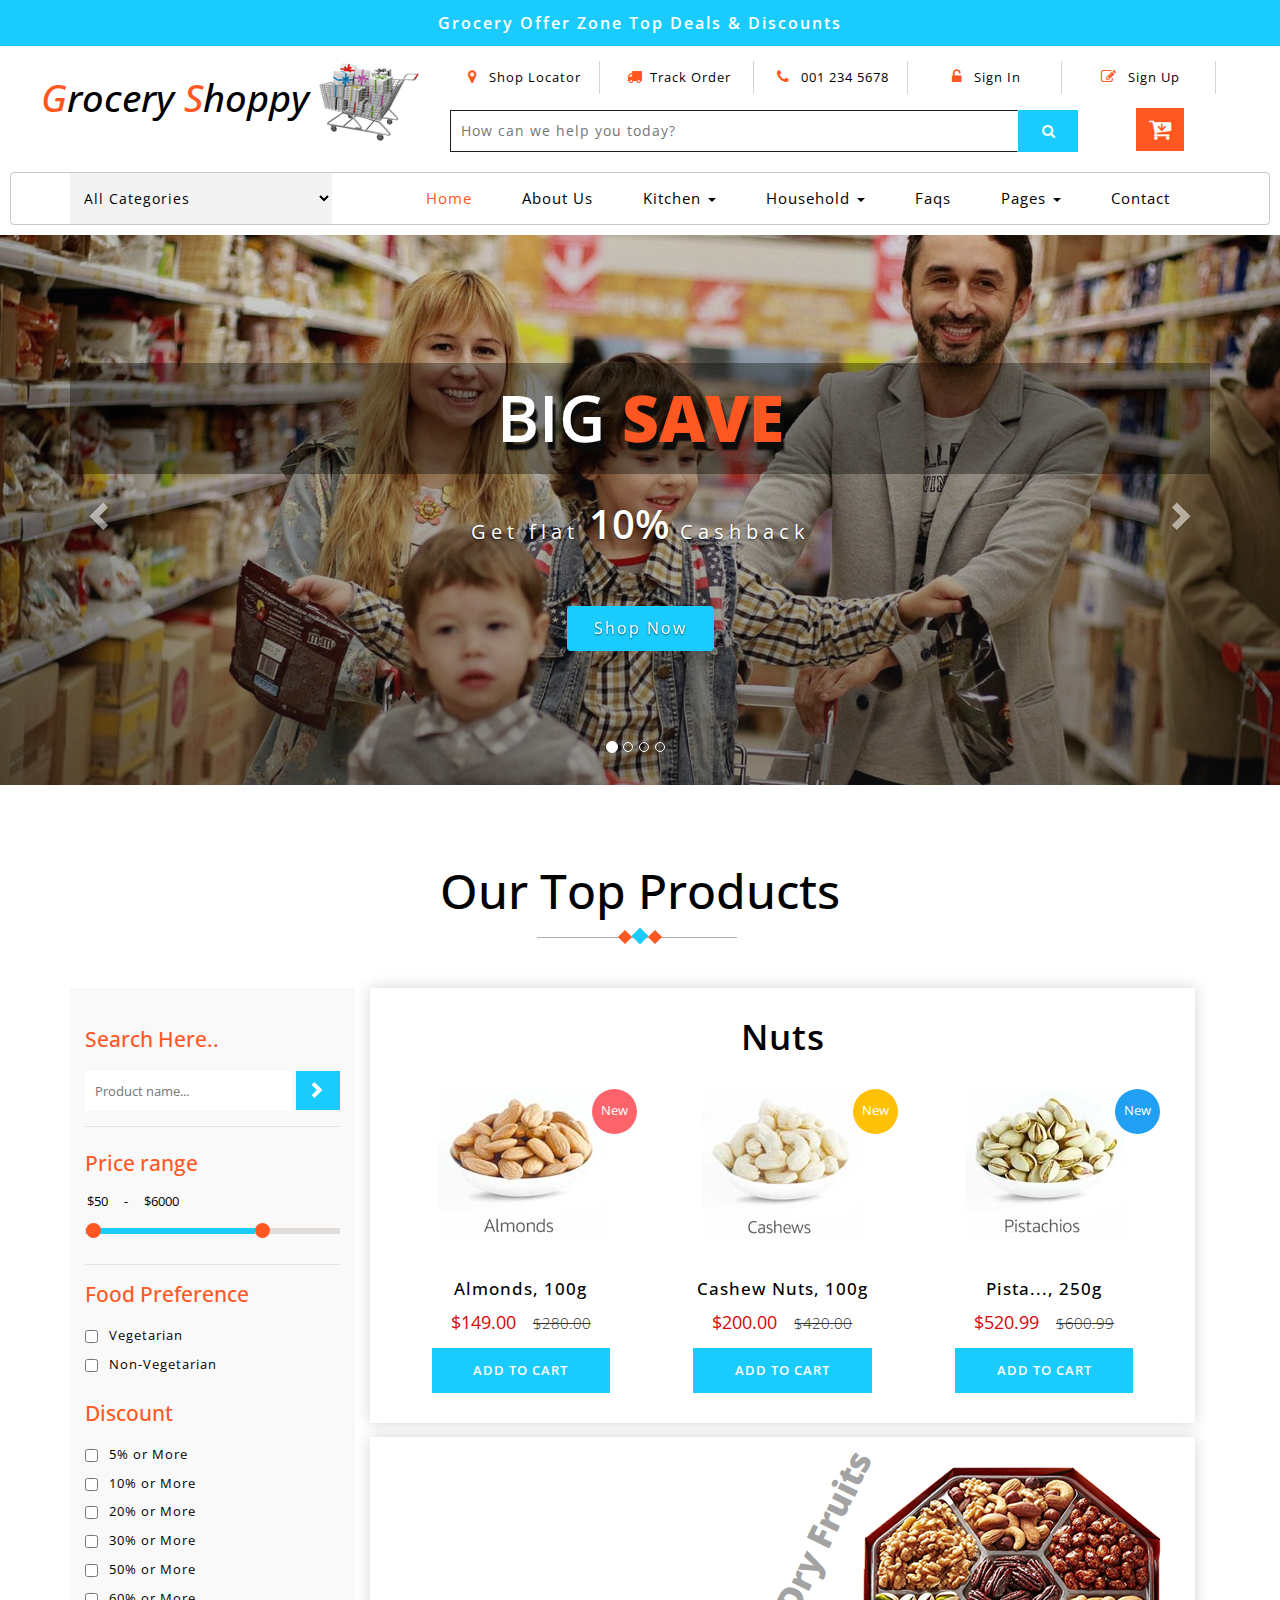
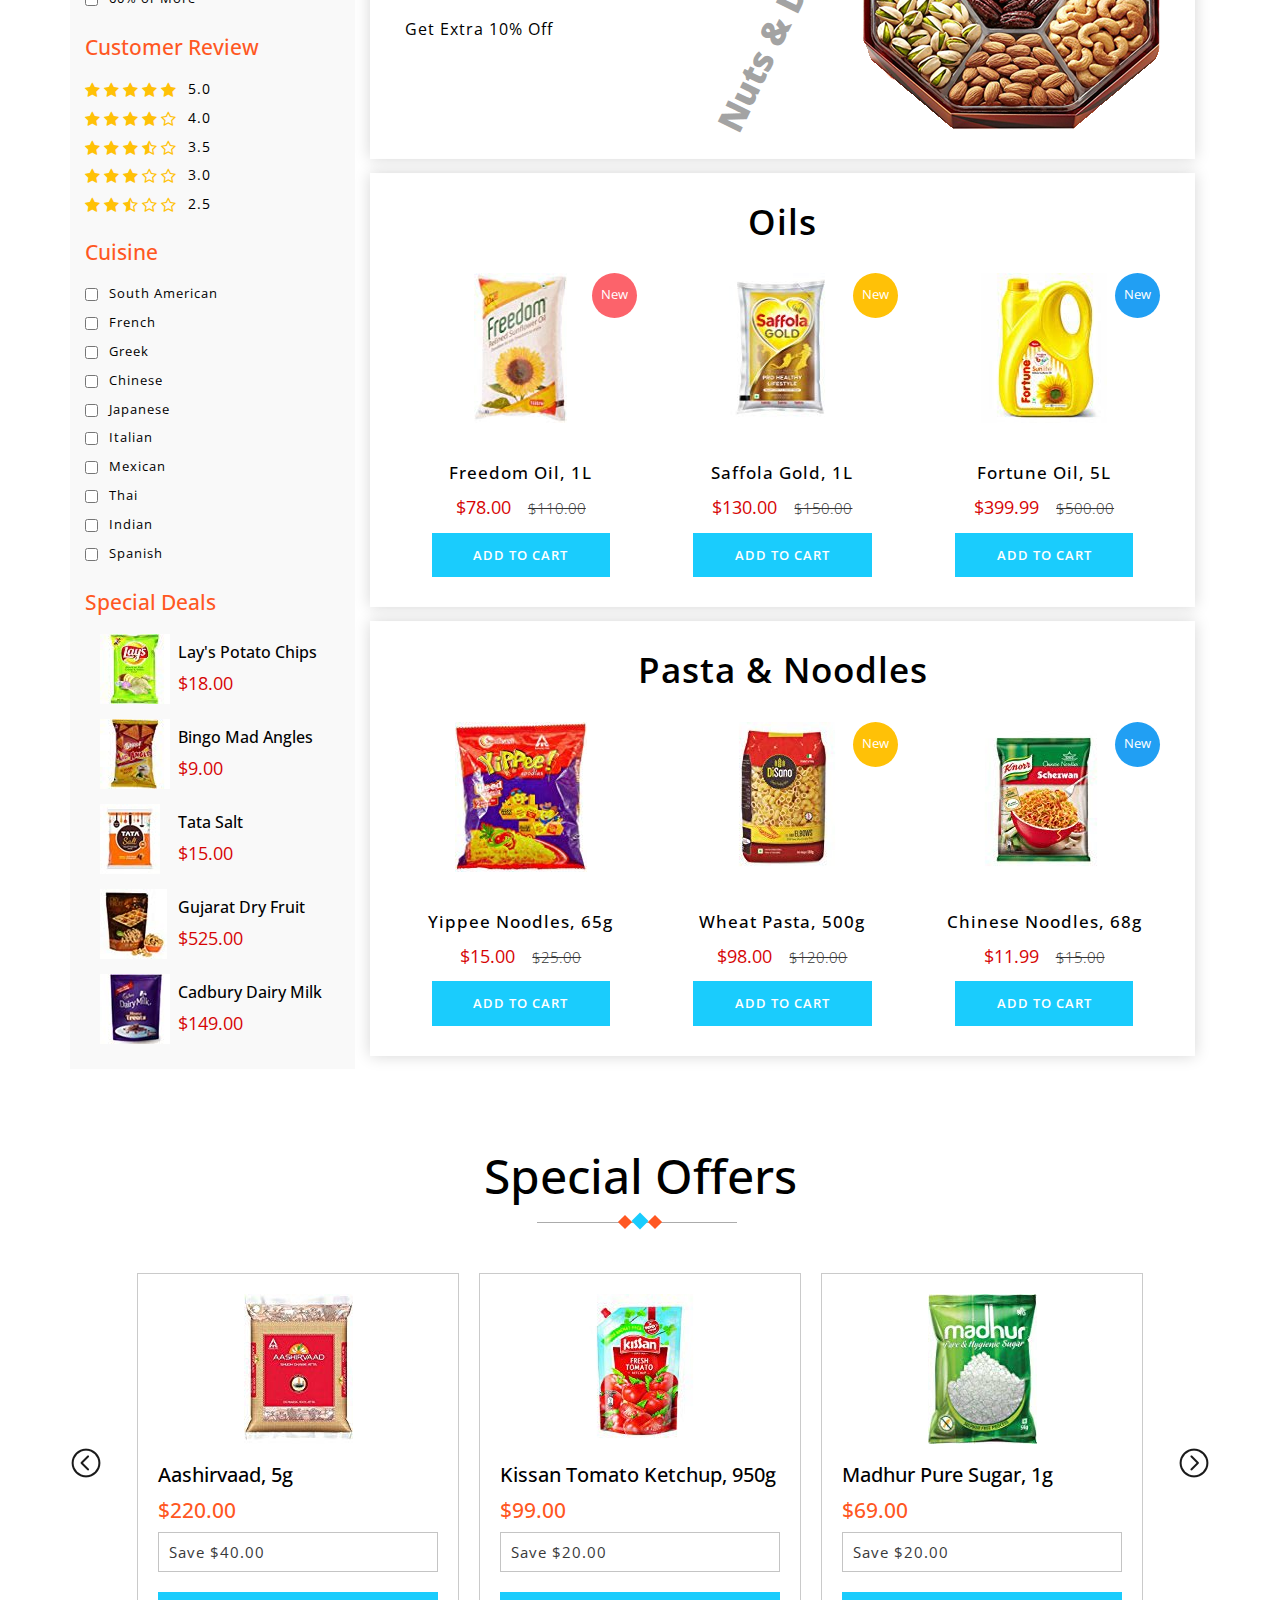
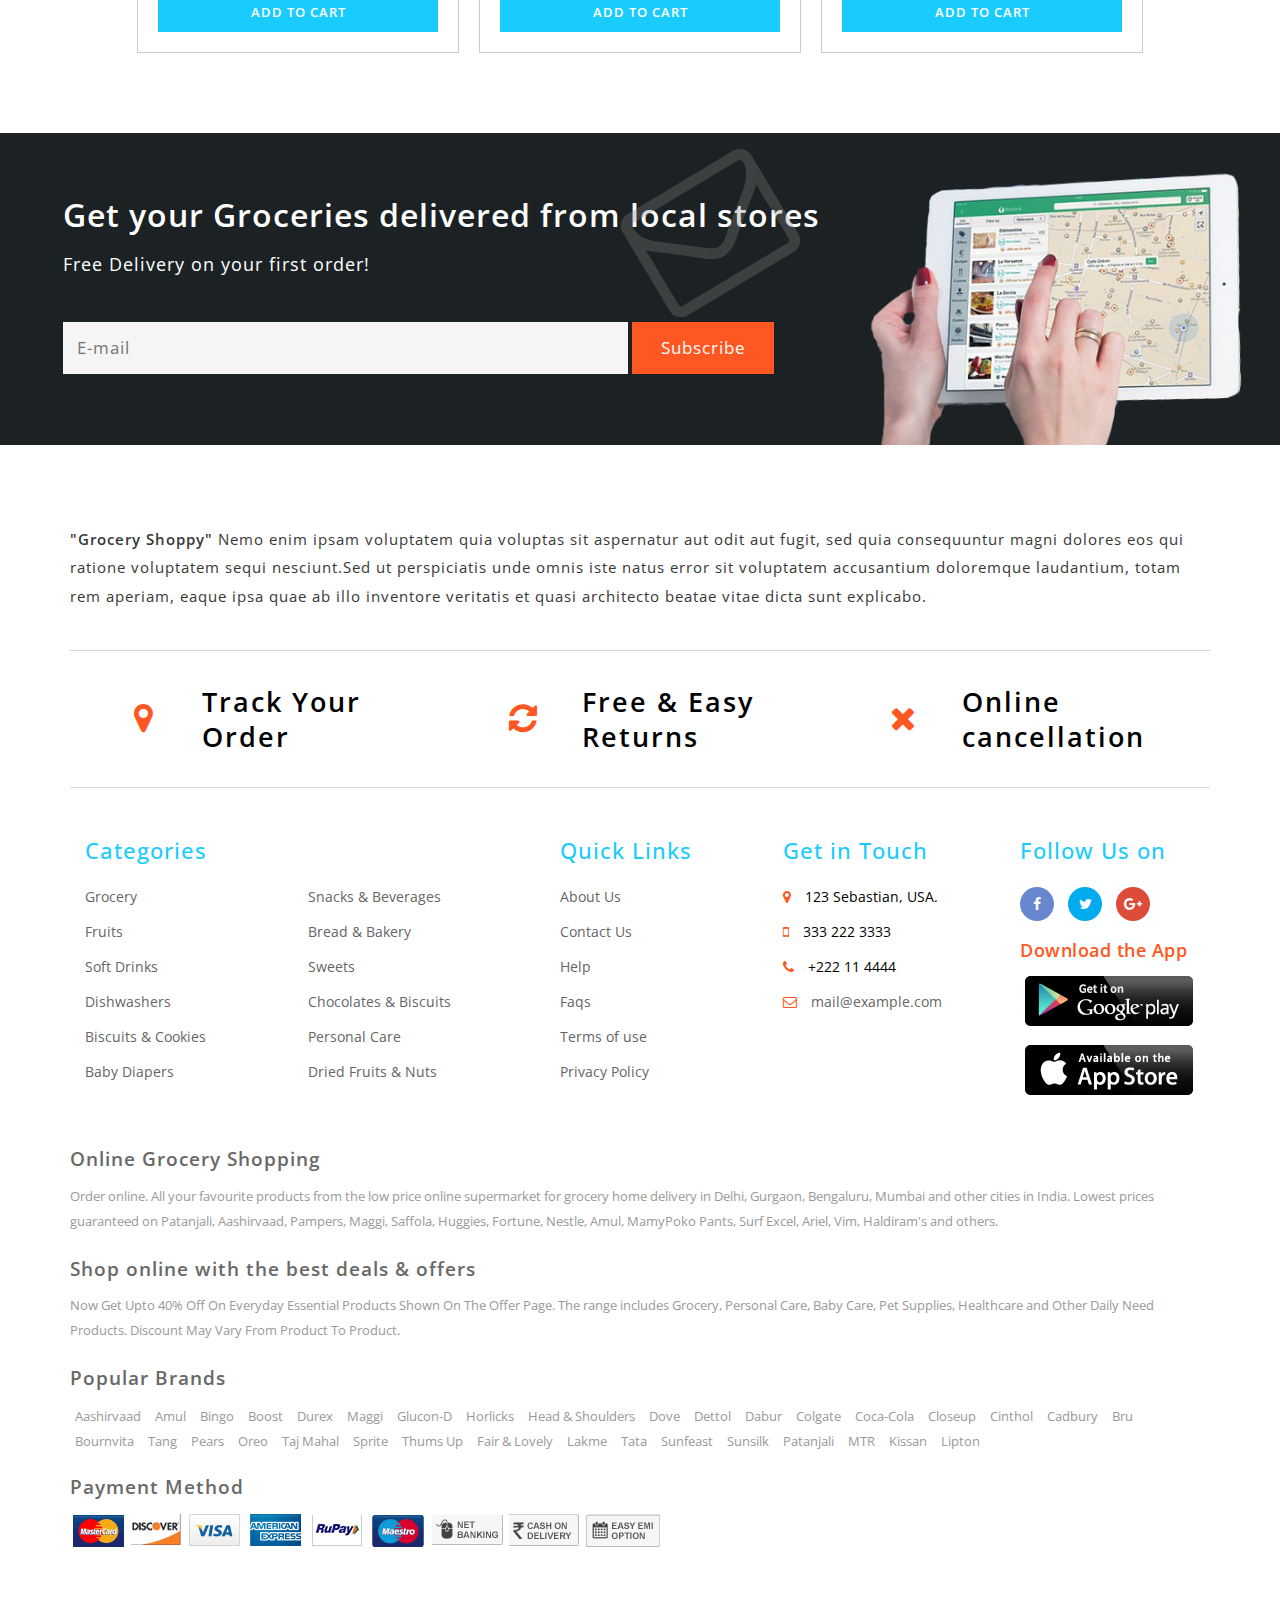
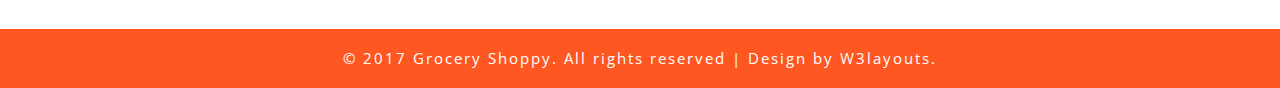
<file: web2/index.html>
<!--
Author: W3layouts
Author URL: http://w3layouts.com
License: Creative Commons Attribution 3.0 Unported
License URL: http://creativecommons.org/licenses/by/3.0/
-->
<!DOCTYPE html>
<html lang="zxx">

<head>
	<title>Grocery Shoppy an Ecommerce Category Bootstrap Responsive Web Template | Home :: w3layouts</title>
	<!--/tags -->
	<meta name="viewport" content="width=device-width, initial-scale=1">
	<meta http-equiv="Content-Type" content="text/html; charset=utf-8" />
	<meta name="keywords" content="Grocery Shoppy Responsive web template, Bootstrap Web Templates, Flat Web Templates, Android Compatible web template, 
Smartphone Compatible web template, free webdesigns for Nokia, Samsung, LG, SonyEricsson, Motorola web design" />
	<script>
		addEventListener("load", function () {
			setTimeout(hideURLbar, 0);
		}, false);

		function hideURLbar() {
			window.scrollTo(0, 1);
		}
	</script>
	<!--//tags -->
	<link href="css/bootstrap.css" rel="stylesheet" type="text/css" media="all" />
	<link href="css/style.css" rel="stylesheet" type="text/css" media="all" />
	<link href="css/font-awesome.css" rel="stylesheet">
	<!--pop-up-box-->
	<link href="css/popuo-box.css" rel="stylesheet" type="text/css" media="all" />
	<!--//pop-up-box-->
	<!-- price range -->
	<link rel="stylesheet" type="text/css" href="css/jquery-ui1.css">
	<!-- fonts -->
	<link href="//fonts.googleapis.com/css?family=Open+Sans:300,300i,400,400i,600,600i,700,700i,800" rel="stylesheet">
</head>

<body>
	<!-- top-header -->
	<div class="header-most-top">
		<p>Grocery Offer Zone Top Deals & Discounts</p>
	</div>
	<!-- //top-header -->
	<!-- header-bot-->
	<div class="header-bot">
		<div class="header-bot_inner_wthreeinfo_header_mid">
			<!-- header-bot-->
			<div class="col-md-4 logo_agile">
				<h1>
					<a href="index.html">
						<span>G</span>rocery
						<span>S</span>hoppy
						<img src="images/logo2.png" alt=" ">
					</a>
				</h1>
			</div>
			<!-- header-bot -->
			<div class="col-md-8 header">
				<!-- header lists -->
				<ul>
					<li>
						<a class="play-icon popup-with-zoom-anim" href="#small-dialog1">
							<span class="fa fa-map-marker" aria-hidden="true"></span> Shop Locator</a>
					</li>
					<li>
						<a href="#" data-toggle="modal" data-target="#myModal1">
							<span class="fa fa-truck" aria-hidden="true"></span>Track Order</a>
					</li>
					<li>
						<span class="fa fa-phone" aria-hidden="true"></span> 001 234 5678
					</li>
					<li>
						<a href="#" data-toggle="modal" data-target="#myModal1">
							<span class="fa fa-unlock-alt" aria-hidden="true"></span> Sign In </a>
					</li>
					<li>
						<a href="#" data-toggle="modal" data-target="#myModal2">
							<span class="fa fa-pencil-square-o" aria-hidden="true"></span> Sign Up </a>
					</li>
				</ul>
				<!-- //header lists -->
				<!-- search -->
				<div class="agileits_search">
					<form action="#" method="post">
						<input name="Search" type="search" placeholder="How can we help you today?" required="">
						<button type="submit" class="btn btn-default" aria-label="Left Align">
							<span class="fa fa-search" aria-hidden="true"> </span>
						</button>
					</form>
				</div>
				<!-- //search -->
				<!-- cart details -->
				<div class="top_nav_right">
					<div class="wthreecartaits wthreecartaits2 cart cart box_1">
						<form action="#" method="post" class="last">
							<input type="hidden" name="cmd" value="_cart">
							<input type="hidden" name="display" value="1">
							<button class="w3view-cart" type="submit" name="submit" value="">
								<i class="fa fa-cart-arrow-down" aria-hidden="true"></i>
							</button>
						</form>
					</div>
				</div>
				<!-- //cart details -->
				<div class="clearfix"></div>
			</div>
			<div class="clearfix"></div>
		</div>
	</div>
	<!-- shop locator (popup) -->
	<!-- Button trigger modal(shop-locator) -->
	<div id="small-dialog1" class="mfp-hide">
		<div class="select-city">
			<h3>Please Select Your Location</h3>
			<select class="list_of_cities">
				<optgroup label="Popular Cities">
					<option selected style="display:none;color:#eee;">Select City</option>
					<option>Birmingham</option>
					<option>Anchorage</option>
					<option>Phoenix</option>
					<option>Little Rock</option>
					<option>Los Angeles</option>
					<option>Denver</option>
					<option>Bridgeport</option>
					<option>Wilmington</option>
					<option>Jacksonville</option>
					<option>Atlanta</option>
					<option>Honolulu</option>
					<option>Boise</option>
					<option>Chicago</option>
					<option>Indianapolis</option>
				</optgroup>
				<optgroup label="Alabama">
					<option>Birmingham</option>
					<option>Montgomery</option>
					<option>Mobile</option>
					<option>Huntsville</option>
					<option>Tuscaloosa</option>
				</optgroup>
				<optgroup label="Alaska">
					<option>Anchorage</option>
					<option>Fairbanks</option>
					<option>Juneau</option>
					<option>Sitka</option>
					<option>Ketchikan</option>
				</optgroup>
				<optgroup label="Arizona">
					<option>Phoenix</option>
					<option>Tucson</option>
					<option>Mesa</option>
					<option>Chandler</option>
					<option>Glendale</option>
				</optgroup>
				<optgroup label="Arkansas">
					<option>Little Rock</option>
					<option>Fort Smith</option>
					<option>Fayetteville</option>
					<option>Springdale</option>
					<option>Jonesboro</option>
				</optgroup>
				<optgroup label="California">
					<option>Los Angeles</option>
					<option>San Diego</option>
					<option>San Jose</option>
					<option>San Francisco</option>
					<option>Fresno</option>
				</optgroup>
				<optgroup label="Colorado">
					<option>Denver</option>
					<option>Colorado</option>
					<option>Aurora</option>
					<option>Fort Collins</option>
					<option>Lakewood</option>
				</optgroup>
				<optgroup label="Connecticut">
					<option>Bridgeport</option>
					<option>New Haven</option>
					<option>Hartford</option>
					<option>Stamford</option>
					<option>Waterbury</option>
				</optgroup>
				<optgroup label="Delaware">
					<option>Wilmington</option>
					<option>Dover</option>
					<option>Newark</option>
					<option>Bear</option>
					<option>Middletown</option>
				</optgroup>
				<optgroup label="Florida">
					<option>Jacksonville</option>
					<option>Miami</option>
					<option>Tampa</option>
					<option>St. Petersburg</option>
					<option>Orlando</option>
				</optgroup>
				<optgroup label="Georgia">
					<option>Atlanta</option>
					<option>Augusta</option>
					<option>Columbus</option>
					<option>Savannah</option>
					<option>Athens</option>
				</optgroup>
				<optgroup label="Hawaii">
					<option>Honolulu</option>
					<option>Pearl City</option>
					<option>Hilo</option>
					<option>Kailua</option>
					<option>Waipahu</option>
				</optgroup>
				<optgroup label="Idaho">
					<option>Boise</option>
					<option>Nampa</option>
					<option>Meridian</option>
					<option>Idaho Falls</option>
					<option>Pocatello</option>
				</optgroup>
				<optgroup label="Illinois">
					<option>Chicago</option>
					<option>Aurora</option>
					<option>Rockford</option>
					<option>Joliet</option>
					<option>Naperville</option>
				</optgroup>
				<optgroup label="Indiana">
					<option>Indianapolis</option>
					<option>Fort Wayne</option>
					<option>Evansville</option>
					<option>South Bend</option>
					<option>Hammond</option>														       
				</optgroup>
				<optgroup label="Iowa">
					<option>Des Moines</option>
					<option>Cedar Rapids</option>
					<option>Davenport</option>
					<option>Sioux City</option>
					<option>Waterloo</option>       													
				</optgroup>
				<optgroup label="Kansas">
					<option>Wichita</option>
					<option>Overland Park</option>
					<option>Kansas City</option>
					<option>Topeka</option>
					<option>Olathe  </option>            													
				</optgroup>
				<optgroup label="Kentucky">
					<option>Louisville</option>
					<option>Lexington</option>
					<option>Bowling Green</option>
					<option>Owensboro</option>
					<option>Covington</option>        														
				</optgroup>
				<optgroup label="Louisiana">
					<option>New Orleans</option>
					<option>Baton Rouge</option>
					<option>Shreveport</option>
					<option>Metairie</option>
					<option>Lafayette</option>          														
				</optgroup>
				<optgroup label="Maine">
					<option>Portland</option>
					<option>Lewiston</option>
					<option>Bangor</option>
					<option>South Portland</option>
					<option>Auburn</option>         														
				</optgroup>
				<optgroup label="Maryland">
					<option>Baltimore</option>
					<option>Frederick</option>
					<option>Rockville</option>
					<option>Gaithersburg</option>
					<option>Bowie</option>         														
				</optgroup>
				<optgroup label="Massachusetts">
					<option>Boston</option>
					<option>Worcester</option>
					<option>Springfield</option>
					<option>Lowell</option>
					<option>Cambridge</option>  
				</optgroup>
				<optgroup label="Michigan">
					<option>Detroit</option>
					<option>Grand Rapids</option>
					<option>Warren</option>
					<option>Sterling Heights</option>
					<option>Lansing</option> 
				</optgroup>
				<optgroup label="Minnesota">
					<option>Minneapolis</option>
					<option>St. Paul</option>
					<option>Rochester</option>
					<option>Duluth</option>
					<option>Bloomington</option>      														
				</optgroup>
				<optgroup label="Mississippi">
					<option>Jackson</option>
					<option>Gulfport</option>
					<option>Southaven</option>
					<option>Hattiesburg</option>
					<option>Biloxi</option>         														
				</optgroup>
				<optgroup label="Missouri">
					<option>Kansas City</option>
					<option>St. Louis</option>
					<option>Springfield</option>
					<option>Independence</option>
					<option>Columbia</option>            														
				</optgroup>
				<optgroup label="Montana">
					<option>Billings</option>
					<option>Missoula</option>
					<option>Great Falls</option>
					<option>Bozeman</option>
					<option>Butte-Silver Bow</option>         														
				</optgroup>
				<optgroup label="Nebraska">
					<option>Omaha</option>
					<option>Lincoln</option>
					<option>Bellevue</option>
					<option>Grand Island</option>
					<option>Kearney</option>        													
				</optgroup>
				<optgroup label="Nevada">
					<option>Las Vegas</option>
					<option>Henderson</option>
					<option>North Las Vegas</option>
					<option>Reno</option>
					<option>Sunrise Manor</option>            													
				</optgroup>
				<optgroup label="New Hampshire">
					<option>Manchesters</option>
					<option>Nashua</option>
					<option>Concord</option>
					<option>Dover</option>
					<option>Rochester</option>              													
				</optgroup>
				<optgroup label="New Jersey">
					<option>Newark</option>
					<option>Jersey City</option>
					<option>Paterson</option>
					<option>Elizabeth</option>
					<option>Edison</option> 
				</optgroup>
				<optgroup label="New Mexico">
					<option>Albuquerque</option>
					<option>Las Cruces</option>
					<option>Rio Rancho</option>
					<option>Santa Fe</option>
					<option>Roswell</option>       
				</optgroup>
				<optgroup label="New York">
					<option>New York</option>
					<option>Buffalo</option>
					<option>Rochester</option>
					<option>Yonkers</option>
					<option>Syracuse</option>        														
				</optgroup>
				<optgroup label="North Carolina">
					<option>Charlotte</option>
					<option>Raleigh</option>
					<option>Greensboro</option>
					<option>Winston-Salem</option>
					<option>Durham</option>          														
				</optgroup>
				<optgroup label="North Dakota">
					<option>Fargo</option>
					<option>Bismarck</option>
					<option>Grand Forks</option>
					<option>Minot</option>
					<option>West Fargo</option>
				</optgroup>
				<optgroup label="Ohio">
					<option>Columbus</option>
					<option>Cleveland</option>
					<option>Cincinnati</option>
					<option>Toledo</option>
					<option>Akron</option>      
				</optgroup>
				<optgroup label="Oklahoma">
					<option>Oklahoma City</option>
					<option>Tulsa</option>
					<option>Norman</option>
					<option>Broken Arrow</option>
					<option>Lawton</option>        														
				</optgroup>
				<optgroup label="Oregon">
					<option>Portland</option>
					<option>Eugene</option>
					<option>Salem</option>
					<option>Gresham</option>
					<option>Hillsboro</option>          														
				</optgroup>
				<optgroup label="Pennsylvania">
					<option>Philadelphia</option>
					<option>Pittsburgh</option>
					<option>Allentown</option>
					<option>Erie</option>
					<option>Reading</option>         														
				</optgroup>
				<optgroup label="Rhode Island">
					<option>Providence</option>
					<option>Warwick</option>
					<option>Cranston</option>
					<option>Pawtucket</option>
					<option>East Providence</option>   
				</optgroup>
				<optgroup label="South Carolina">
					<option>Columbia</option>
					<option>Charleston</option>
					<option>North Charleston</option>
					<option>Mount Pleasant</option>
					<option>Rock Hill</option> 
				</optgroup>
				<optgroup label="South Dakota">
					<option>Sioux Falls</option>
					<option>Rapid City</option>
					<option>Aberdeen</option>
					<option>Brookings</option>
					<option>Watertown</option> 
				</optgroup>
				<optgroup label="Tennessee">
					<option>Memphis</option>
					<option>Nashville</option>
					<option>Knoxville</option>
					<option>Chattanooga</option>
					<option>Clarksville</option>       
				</optgroup>
				<optgroup label="Texas">
					<option>Houston</option>
					<option>San Antonio</option>
					<option>Dallas</option>
					<option>Austin</option>
					<option>Fort Worth</option>   
				</optgroup>
				<optgroup label="Utah">
					<option>Salt Lake City</option>
					<option>West Valley City</option>
					<option>Provo</option>
					<option>West Jordan</option>
					<option>Orem</option>   
				</optgroup>	
				<optgroup label="Vermont">
					<option>Burlington</option>
					<option>Essex</option>
					<option>South Burlington</option>
					<option>Colchester</option>
					<option>Rutland</option>   
				</optgroup>
				<optgroup label="Virginia">
					<option>Virginia Beach</option>
					<option>Norfolk</option>
					<option>Chesapeake</option>
					<option>Arlington</option>
					<option>Richmond</option> 
				</optgroup>	
				<optgroup label="Washington">
					<option>Seattle</option>
					<option>Spokane</option>
					<option>Tacoma</option>
					<option>Vancouver</option>
					<option>Bellevue</option> 
				</optgroup>	
				<optgroup label="West Virginia">
					<option>Charleston</option>
					<option>Huntington</option>
					<option>Parkersburg</option>
					<option>Morgantown</option>
					<option>Wheeling</option> 
				</optgroup>	
				<optgroup label="Wisconsin">
					<option>Milwaukee</option>
					<option>Madison</option>
					<option>Green Bay</option>
					<option>Kenosha</option>
					<option>Racine</option>
				</optgroup>
				<optgroup label="Wyoming">
					<option>Cheyenne</option>
					<option>Casper</option>
					<option>Laramie</option>
					<option>Gillette</option>
					<option>Rock Springs</option>
				</optgroup>
			</select>
			<div class="clearfix"></div>
		</div>
	</div>
	<!-- //shop locator (popup) -->
	<!-- signin Model -->
	<!-- Modal1 -->
	<div class="modal fade" id="myModal1" tabindex="-1" role="dialog">
		<div class="modal-dialog">
			<!-- Modal content-->
			<div class="modal-content">
				<div class="modal-header">
					<button type="button" class="close" data-dismiss="modal">&times;</button>
				</div>
				<div class="modal-body modal-body-sub_agile">
					<div class="main-mailposi">
						<span class="fa fa-envelope-o" aria-hidden="true"></span>
					</div>
					<div class="modal_body_left modal_body_left1">
						<h3 class="agileinfo_sign">Sign In </h3>
						<p>
							Sign In now, Let's start your Grocery Shopping. Don't have an account?
							<a href="#" data-toggle="modal" data-target="#myModal2">
								Sign Up Now</a>
						</p>
						<form action="#" method="post">
							<div class="styled-input agile-styled-input-top">
								<input type="text" placeholder="User Name" name="Name" required="">
							</div>
							<div class="styled-input">
								<input type="password" placeholder="Password" name="password" required="">
							</div>
							<input type="submit" value="Sign In">
						</form>
						<div class="clearfix"></div>
					</div>
					<div class="clearfix"></div>
				</div>
			</div>
			<!-- //Modal content-->
		</div>
	</div>
	<!-- //Modal1 -->
	<!-- //signin Model -->
	<!-- signup Model -->
	<!-- Modal2 -->
	<div class="modal fade" id="myModal2" tabindex="-1" role="dialog">
		<div class="modal-dialog">
			<!-- Modal content-->
			<div class="modal-content">
				<div class="modal-header">
					<button type="button" class="close" data-dismiss="modal">&times;</button>
				</div>
				<div class="modal-body modal-body-sub_agile">
					<div class="main-mailposi">
						<span class="fa fa-envelope-o" aria-hidden="true"></span>
					</div>
					<div class="modal_body_left modal_body_left1">
						<h3 class="agileinfo_sign">Sign Up</h3>
						<p>
							Come join the Grocery Shoppy! Let's set up your Account.
						</p>
						<form action="#" method="post">
							<div class="styled-input agile-styled-input-top">
								<input type="text" placeholder="Name" name="Name" required="">
							</div>
							<div class="styled-input">
								<input type="email" placeholder="E-mail" name="Email" required="">
							</div>
							<div class="styled-input">
								<input type="password" placeholder="Password" name="password" id="password1" required="">
							</div>
							<div class="styled-input">
								<input type="password" placeholder="Confirm Password" name="Confirm Password" id="password2" required="">
							</div>
							<input type="submit" value="Sign Up">
						</form>
						<p>
							<a href="#">By clicking register, I agree to your terms</a>
						</p>
					</div>
				</div>
			</div>
			<!-- //Modal content-->
		</div>
	</div>
	<!-- //Modal2 -->
	<!-- //signup Model -->
	<!-- //header-bot -->
	<!-- navigation -->
	<div class="ban-top">
		<div class="container">
			<div class="agileits-navi_search">
				<form action="#" method="post">
					<select id="agileinfo-nav_search" name="agileinfo_search" required="">
						<option value="">All Categories</option>
						<option value="Kitchen">Kitchen</option>
						<option value="Household">Household</option>
						<option value="Snacks &amp; Beverages">Snacks & Beverages</option>
						<option value="Personal Care">Personal Care</option>
						<option value="Gift Hampers">Gift Hampers</option>
						<option value="Fruits &amp; Vegetables">Fruits & Vegetables</option>
						<option value="Baby Care">Baby Care</option>
						<option value="Soft Drinks &amp; Juices">Soft Drinks & Juices</option>
						<option value="Frozen Food">Frozen Food</option>
						<option value="Bread &amp; Bakery">Bread & Bakery</option>
						<option value="Sweets">Sweets</option>
					</select>
				</form>
			</div>
			<div class="top_nav_left">
				<nav class="navbar navbar-default">
					<div class="container-fluid">
						<!-- Brand and toggle get grouped for better mobile display -->
						<div class="navbar-header">
							<button type="button" class="navbar-toggle collapsed" data-toggle="collapse" data-target="#bs-example-navbar-collapse-1"
							    aria-expanded="false">
								<span class="sr-only">Toggle navigation</span>
								<span class="icon-bar"></span>
								<span class="icon-bar"></span>
								<span class="icon-bar"></span>
							</button>
						</div>
						<!-- Collect the nav links, forms, and other content for toggling -->
						<div class="collapse navbar-collapse menu--shylock" id="bs-example-navbar-collapse-1">
							<ul class="nav navbar-nav menu__list">
								<li class="active">
									<a class="nav-stylehead" href="index.html">Home
										<span class="sr-only">(current)</span>
									</a>
								</li>
								<li class="">
									<a class="nav-stylehead" href="about.html">About Us</a>
								</li>
								<li class="dropdown">
									<a href="#" class="dropdown-toggle nav-stylehead" data-toggle="dropdown" role="button" aria-haspopup="true" aria-expanded="false">Kitchen
										<span class="caret"></span>
									</a>
									<ul class="dropdown-menu multi-column columns-3">
										<div class="agile_inner_drop_nav_info">
											<div class="col-sm-4 multi-gd-img">
												<ul class="multi-column-dropdown">
													<li>
														<a href="product.html">Bakery</a>
													</li>
													<li>
														<a href="product.html">Baking Supplies</a>
													</li>
													<li>
														<a href="product.html">Coffee, Tea & Beverages</a>
													</li>
													<li>
														<a href="product.html">Dried Fruits, Nuts</a>
													</li>
													<li>
														<a href="product.html">Sweets, Chocolate</a>
													</li>
													<li>
														<a href="product.html">Spices & Masalas</a>
													</li>
													<li>
														<a href="product.html">Jams, Honey & Spreads</a>
													</li>
												</ul>
											</div>
											<div class="col-sm-4 multi-gd-img">
												<ul class="multi-column-dropdown">
													<li>
														<a href="product.html">Pickles</a>
													</li>
													<li>
														<a href="product.html">Pasta & Noodles</a>
													</li>
													<li>
														<a href="product.html">Rice, Flour & Pulses</a>
													</li>
													<li>
														<a href="product.html">Sauces & Cooking Pastes</a>
													</li>
													<li>
														<a href="product.html">Snack Foods</a>
													</li>
													<li>
														<a href="product.html">Oils, Vinegars</a>
													</li>
													<li>
														<a href="product.html">Meat, Poultry & Seafood</a>
													</li>
												</ul>
											</div>
											<div class="col-sm-4 multi-gd-img">
												<img src="images/nav.png" alt="">
											</div>
											<div class="clearfix"></div>
										</div>
									</ul>
								</li>
								<li class="dropdown">
									<a href="#" class="dropdown-toggle nav-stylehead" data-toggle="dropdown" role="button" aria-haspopup="true" aria-expanded="false">Household
										<span class="caret"></span>
									</a>
									<ul class="dropdown-menu multi-column columns-3">
										<div class="agile_inner_drop_nav_info">
											<div class="col-sm-6 multi-gd-img">
												<ul class="multi-column-dropdown">
													<li>
														<a href="product2.html">Kitchen & Dining</a>
													</li>
													<li>
														<a href="product2.html">Detergents</a>
													</li>
													<li>
														<a href="product2.html">Utensil Cleaners</a>
													</li>
													<li>
														<a href="product2.html">Floor & Other Cleaners</a>
													</li>
													<li>
														<a href="product2.html">Disposables, Garbage Bag</a>
													</li>
													<li>
														<a href="product2.html">Repellents & Fresheners</a>
													</li>
													<li>
														<a href="product2.html"> Dishwash</a>
													</li>
												</ul>
											</div>
											<div class="col-sm-6 multi-gd-img">
												<ul class="multi-column-dropdown">
													<li>
														<a href="product2.html">Pet Care</a>
													</li>
													<li>
														<a href="product2.html">Cleaning Accessories</a>
													</li>
													<li>
														<a href="product2.html">Pooja Needs</a>
													</li>
													<li>
														<a href="product2.html">Crackers</a>
													</li>
													<li>
														<a href="product2.html">Festive Decoratives</a>
													</li>
													<li>
														<a href="product2.html">Plasticware</a>
													</li>
													<li>
														<a href="product2.html">Home Care</a>
													</li>
												</ul>
											</div>
											<div class="clearfix"></div>
										</div>
									</ul>
								</li>
								<li class="">
									<a class="nav-stylehead" href="faqs.html">Faqs</a>
								</li>
								<li class="dropdown">
									<a class="nav-stylehead dropdown-toggle" href="#" data-toggle="dropdown">Pages
										<b class="caret"></b>
									</a>
									<ul class="dropdown-menu agile_short_dropdown">
										<li>
											<a href="icons.html">Web Icons</a>
										</li>
										<li>
											<a href="typography.html">Typography</a>
										</li>
									</ul>
								</li>
								<li class="">
									<a class="nav-stylehead" href="contact.html">Contact</a>
								</li>
							</ul>
						</div>
					</div>
				</nav>
			</div>
		</div>
	</div>
	<!-- //navigation -->
	<!-- banner -->
	<div id="myCarousel" class="carousel slide" data-ride="carousel">
		<!-- Indicators-->
		<ol class="carousel-indicators">
			<li data-target="#myCarousel" data-slide-to="0" class="active"></li>
			<li data-target="#myCarousel" data-slide-to="1" class=""></li>
			<li data-target="#myCarousel" data-slide-to="2" class=""></li>
			<li data-target="#myCarousel" data-slide-to="3" class=""></li>
		</ol>
		<div class="carousel-inner" role="listbox">
			<div class="item active">
				<div class="container">
					<div class="carousel-caption">
						<h3>Big
							<span>Save</span>
						</h3>
						<p>Get flat
							<span>10%</span> Cashback</p>
						<a class="button2" href="product.html">Shop Now </a>
					</div>
				</div>
			</div>
			<div class="item item2">
				<div class="container">
					<div class="carousel-caption">
						<h3>Healthy
							<span>Saving</span>
						</h3>
						<p>Get Upto
							<span>30%</span> Off</p>
						<a class="button2" href="product.html">Shop Now </a>
					</div>
				</div>
			</div>
			<div class="item item3">
				<div class="container">
					<div class="carousel-caption">
						<h3>Big
							<span>Deal</span>
						</h3>
						<p>Get Best Offer Upto
							<span>20%</span>
						</p>
						<a class="button2" href="product.html">Shop Now </a>
					</div>
				</div>
			</div>
			<div class="item item4">
				<div class="container">
					<div class="carousel-caption">
						<h3>Today
							<span>Discount</span>
						</h3>
						<p>Get Now
							<span>40%</span> Discount</p>
						<a class="button2" href="product.html">Shop Now </a>
					</div>
				</div>
			</div>
		</div>
		<a class="left carousel-control" href="#myCarousel" role="button" data-slide="prev">
			<span class="glyphicon glyphicon-chevron-left" aria-hidden="true"></span>
			<span class="sr-only">Previous</span>
		</a>
		<a class="right carousel-control" href="#myCarousel" role="button" data-slide="next">
			<span class="glyphicon glyphicon-chevron-right" aria-hidden="true"></span>
			<span class="sr-only">Next</span>
		</a>
	</div>
	<!-- //banner -->

	<!-- top Products -->
	<div class="ads-grid">
		<div class="container">
			<!-- tittle heading -->
			<h3 class="tittle-w3l">Our Top Products
				<span class="heading-style">
					<i></i>
					<i></i>
					<i></i>
				</span>
			</h3>
			<!-- //tittle heading -->
			<!-- product left -->
			<div class="side-bar col-md-3">
				<div class="search-hotel">
					<h3 class="agileits-sear-head">Search Here..</h3>
					<form action="#" method="post">
						<input type="search" placeholder="Product name..." name="search" required="">
						<input type="submit" value=" ">
					</form>
				</div>
				<!-- price range -->
				<div class="range">
					<h3 class="agileits-sear-head">Price range</h3>
					<ul class="dropdown-menu6">
						<li>

							<div id="slider-range"></div>
							<input type="text" id="amount" style="border: 0; color: #ffffff; font-weight: normal;" />
						</li>
					</ul>
				</div>
				<!-- //price range -->
				<!-- food preference -->
				<div class="left-side">
					<h3 class="agileits-sear-head">Food Preference</h3>
					<ul>
						<li>
							<input type="checkbox" class="checked">
							<span class="span">Vegetarian</span>
						</li>
						<li>
							<input type="checkbox" class="checked">
							<span class="span">Non-Vegetarian</span>
						</li>
					</ul>
				</div>
				<!-- //food preference -->
				<!-- discounts -->
				<div class="left-side">
					<h3 class="agileits-sear-head">Discount</h3>
					<ul>
						<li>
							<input type="checkbox" class="checked">
							<span class="span">5% or More</span>
						</li>
						<li>
							<input type="checkbox" class="checked">
							<span class="span">10% or More</span>
						</li>
						<li>
							<input type="checkbox" class="checked">
							<span class="span">20% or More</span>
						</li>
						<li>
							<input type="checkbox" class="checked">
							<span class="span">30% or More</span>
						</li>
						<li>
							<input type="checkbox" class="checked">
							<span class="span">50% or More</span>
						</li>
						<li>
							<input type="checkbox" class="checked">
							<span class="span">60% or More</span>
						</li>
					</ul>
				</div>
				<!-- //discounts -->
				<!-- reviews -->
				<div class="customer-rev left-side">
					<h3 class="agileits-sear-head">Customer Review</h3>
					<ul>
						<li>
							<a href="#">
								<i class="fa fa-star" aria-hidden="true"></i>
								<i class="fa fa-star" aria-hidden="true"></i>
								<i class="fa fa-star" aria-hidden="true"></i>
								<i class="fa fa-star" aria-hidden="true"></i>
								<i class="fa fa-star" aria-hidden="true"></i>
								<span>5.0</span>
							</a>
						</li>
						<li>
							<a href="#">
								<i class="fa fa-star" aria-hidden="true"></i>
								<i class="fa fa-star" aria-hidden="true"></i>
								<i class="fa fa-star" aria-hidden="true"></i>
								<i class="fa fa-star" aria-hidden="true"></i>
								<i class="fa fa-star-o" aria-hidden="true"></i>
								<span>4.0</span>
							</a>
						</li>
						<li>
							<a href="#">
								<i class="fa fa-star" aria-hidden="true"></i>
								<i class="fa fa-star" aria-hidden="true"></i>
								<i class="fa fa-star" aria-hidden="true"></i>
								<i class="fa fa-star-half-o" aria-hidden="true"></i>
								<i class="fa fa-star-o" aria-hidden="true"></i>
								<span>3.5</span>
							</a>
						</li>
						<li>
							<a href="#">
								<i class="fa fa-star" aria-hidden="true"></i>
								<i class="fa fa-star" aria-hidden="true"></i>
								<i class="fa fa-star" aria-hidden="true"></i>
								<i class="fa fa-star-o" aria-hidden="true"></i>
								<i class="fa fa-star-o" aria-hidden="true"></i>
								<span>3.0</span>
							</a>
						</li>
						<li>
							<a href="#">
								<i class="fa fa-star" aria-hidden="true"></i>
								<i class="fa fa-star" aria-hidden="true"></i>
								<i class="fa fa-star-half-o" aria-hidden="true"></i>
								<i class="fa fa-star-o" aria-hidden="true"></i>
								<i class="fa fa-star-o" aria-hidden="true"></i>
								<span>2.5</span>
							</a>
						</li>
					</ul>
				</div>
				<!-- //reviews -->
				<!-- cuisine -->
				<div class="left-side">
					<h3 class="agileits-sear-head">Cuisine</h3>
					<ul>
						<li>
							<input type="checkbox" class="checked">
							<span class="span">South American</span>
						</li>
						<li>
							<input type="checkbox" class="checked">
							<span class="span">French</span>
						</li>
						<li>
							<input type="checkbox" class="checked">
							<span class="span">Greek</span>
						</li>
						<li>
							<input type="checkbox" class="checked">
							<span class="span">Chinese</span>
						</li>
						<li>
							<input type="checkbox" class="checked">
							<span class="span">Japanese</span>
						</li>
						<li>
							<input type="checkbox" class="checked">
							<span class="span">Italian</span>
						</li>
						<li>
							<input type="checkbox" class="checked">
							<span class="span">Mexican</span>
						</li>
						<li>
							<input type="checkbox" class="checked">
							<span class="span">Thai</span>
						</li>
						<li>
							<input type="checkbox" class="checked">
							<span class="span">Indian</span>
						</li>
						<li>
							<input type="checkbox" class="checked">
							<span class="span"> Spanish </span>
						</li>
					</ul>
				</div>
				<!-- //cuisine -->
				<!-- deals -->
				<div class="deal-leftmk left-side">
					<h3 class="agileits-sear-head">Special Deals</h3>
					<div class="special-sec1">
						<div class="col-xs-4 img-deals">
							<img src="images/d2.jpg" alt="">
						</div>
						<div class="col-xs-8 img-deal1">
							<h3>Lay's Potato Chips</h3>
							<a href="single.html">$18.00</a>
						</div>
						<div class="clearfix"></div>
					</div>
					<div class="special-sec1">
						<div class="col-xs-4 img-deals">
							<img src="images/d1.jpg" alt="">
						</div>
						<div class="col-xs-8 img-deal1">
							<h3>Bingo Mad Angles</h3>
							<a href="single.html">$9.00</a>
						</div>
						<div class="clearfix"></div>
					</div>
					<div class="special-sec1">
						<div class="col-xs-4 img-deals">
							<img src="images/d4.jpg" alt="">
						</div>
						<div class="col-xs-8 img-deal1">
							<h3>Tata Salt</h3>
							<a href="single.html">$15.00</a>
						</div>
						<div class="clearfix"></div>
					</div>
					<div class="special-sec1">
						<div class="col-xs-4 img-deals">
							<img src="images/d5.jpg" alt="">
						</div>
						<div class="col-xs-8 img-deal1">
							<h3>Gujarat Dry Fruit</h3>
							<a href="single.html">$525.00</a>
						</div>
						<div class="clearfix"></div>
					</div>
					<div class="special-sec1">
						<div class="col-xs-4 img-deals">
							<img src="images/d3.jpg" alt="">
						</div>
						<div class="col-xs-8 img-deal1">
							<h3>Cadbury Dairy Milk</h3>
							<a href="single.html">$149.00</a>
						</div>
						<div class="clearfix"></div>
					</div>
				</div>
				<!-- //deals -->
			</div>
			<!-- //product left -->
			<!-- product right -->
			<div class="agileinfo-ads-display col-md-9">
				<div class="wrapper">
					<!-- first section (nuts) -->
					<div class="product-sec1">
						<h3 class="heading-tittle">Nuts</h3>
						<div class="col-md-4 product-men">
							<div class="men-pro-item simpleCart_shelfItem">
								<div class="men-thumb-item">
									<img src="images/m1.jpg" alt="">
									<div class="men-cart-pro">
										<div class="inner-men-cart-pro">
											<a href="single.html" class="link-product-add-cart">Quick View</a>
										</div>
									</div>
									<span class="product-new-top">New</span>
								</div>
								<div class="item-info-product ">
									<h4>
										<a href="single.html">Almonds, 100g</a>
									</h4>
									<div class="info-product-price">
										<span class="item_price">$149.00</span>
										<del>$280.00</del>
									</div>
									<div class="snipcart-details top_brand_home_details item_add single-item hvr-outline-out">
										<form action="#" method="post">
											<fieldset>
												<input type="hidden" name="cmd" value="_cart" />
												<input type="hidden" name="add" value="1" />
												<input type="hidden" name="business" value=" " />
												<input type="hidden" name="item_name" value="Almonds, 100g" />
												<input type="hidden" name="amount" value="149.00" />
												<input type="hidden" name="discount_amount" value="1.00" />
												<input type="hidden" name="currency_code" value="USD" />
												<input type="hidden" name="return" value=" " />
												<input type="hidden" name="cancel_return" value=" " />
												<input type="submit" name="submit" value="Add to cart" class="button" />
											</fieldset>
										</form>
									</div>

								</div>
							</div>
						</div>
						<div class="col-md-4 product-men">
							<div class="men-pro-item simpleCart_shelfItem">
								<div class="men-thumb-item">
									<img src="images/m2.jpg" alt="">
									<div class="men-cart-pro">
										<div class="inner-men-cart-pro">
											<a href="single.html" class="link-product-add-cart">Quick View</a>
										</div>
									</div>
									<span class="product-new-top">New</span>

								</div>
								<div class="item-info-product ">
									<h4>
										<a href="single.html">Cashew Nuts, 100g</a>
									</h4>
									<div class="info-product-price">
										<span class="item_price">$200.00</span>
										<del>$420.00</del>
									</div>
									<div class="snipcart-details top_brand_home_details item_add single-item hvr-outline-out">
										<form action="#" method="post">
											<fieldset>
												<input type="hidden" name="cmd" value="_cart" />
												<input type="hidden" name="add" value="1" />
												<input type="hidden" name="business" value=" " />
												<input type="hidden" name="item_name" value="Cashew Nuts, 100g" />
												<input type="hidden" name="amount" value="200.00" />
												<input type="hidden" name="discount_amount" value="1.00" />
												<input type="hidden" name="currency_code" value="USD" />
												<input type="hidden" name="return" value=" " />
												<input type="hidden" name="cancel_return" value=" " />
												<input type="submit" name="submit" value="Add to cart" class="button" />
											</fieldset>
										</form>
									</div>

								</div>
							</div>
						</div>
						<div class="col-md-4 product-men">
							<div class="men-pro-item simpleCart_shelfItem">
								<div class="men-thumb-item">
									<img src="images/m3.jpg" alt="">
									<div class="men-cart-pro">
										<div class="inner-men-cart-pro">
											<a href="single.html" class="link-product-add-cart">Quick View</a>
										</div>
									</div>
									<span class="product-new-top">New</span>

								</div>
								<div class="item-info-product ">
									<h4>
										<a href="single.html">Pista..., 250g</a>
									</h4>
									<div class="info-product-price">
										<span class="item_price">$520.99</span>
										<del>$600.99</del>
									</div>
									<div class="snipcart-details top_brand_home_details item_add single-item hvr-outline-out">
										<form action="#" method="post">
											<fieldset>
												<input type="hidden" name="cmd" value="_cart" />
												<input type="hidden" name="add" value="1" />
												<input type="hidden" name="business" value=" " />
												<input type="hidden" name="item_name" value="Pista, 250g" />
												<input type="hidden" name="amount" value="520.99" />
												<input type="hidden" name="discount_amount" value="1.00" />
												<input type="hidden" name="currency_code" value="USD" />
												<input type="hidden" name="return" value=" " />
												<input type="hidden" name="cancel_return" value=" " />
												<input type="submit" name="submit" value="Add to cart" class="button" />
											</fieldset>
										</form>
									</div>

								</div>
							</div>
						</div>
						<div class="clearfix"></div>
					</div>
					<!-- //first section (nuts) -->
					<!-- second section (nuts special) -->
					<div class="product-sec1 product-sec2">
						<div class="col-xs-7 effect-bg">
							<h3 class="">Pure Energy</h3>
							<h6>Enjoy our all healthy Products</h6>
							<p>Get Extra 10% Off</p>
						</div>
						<h3 class="w3l-nut-middle">Nuts & Dry Fruits</h3>
						<div class="col-xs-5 bg-right-nut">
							<img src="images/nut1.png" alt="">
						</div>
						<div class="clearfix"></div>
					</div>
					<!-- //second section (nuts special) -->
					<!-- third section (oils) -->
					<div class="product-sec1">
						<h3 class="heading-tittle">Oils</h3>
						<div class="col-md-4 product-men">
							<div class="men-pro-item simpleCart_shelfItem">
								<div class="men-thumb-item">
									<img src="images/mk4.jpg" alt="">
									<div class="men-cart-pro">
										<div class="inner-men-cart-pro">
											<a href="single.html" class="link-product-add-cart">Quick View</a>
										</div>
									</div>
									<span class="product-new-top">New</span>
								</div>
								<div class="item-info-product ">
									<h4>
										<a href="single.html">Freedom Oil, 1L</a>
									</h4>
									<div class="info-product-price">
										<span class="item_price">$78.00</span>
										<del>$110.00</del>
									</div>
									<div class="snipcart-details top_brand_home_details item_add single-item hvr-outline-out">
										<form action="#" method="post">
											<fieldset>
												<input type="hidden" name="cmd" value="_cart" />
												<input type="hidden" name="add" value="1" />
												<input type="hidden" name="business" value=" " />
												<input type="hidden" name="item_name" value="Freedom Sunflower Oil, 1L" />
												<input type="hidden" name="amount" value="78.00" />
												<input type="hidden" name="discount_amount" value="1.00" />
												<input type="hidden" name="currency_code" value="USD" />
												<input type="hidden" name="return" value=" " />
												<input type="hidden" name="cancel_return" value=" " />
												<input type="submit" name="submit" value="Add to cart" class="button" />
											</fieldset>
										</form>
									</div>

								</div>
							</div>
						</div>
						<div class="col-md-4 product-men">
							<div class="men-pro-item simpleCart_shelfItem">
								<div class="men-thumb-item">
									<img src="images/mk5.jpg" alt="">
									<div class="men-cart-pro">
										<div class="inner-men-cart-pro">
											<a href="single.html" class="link-product-add-cart">Quick View</a>
										</div>
									</div>
									<span class="product-new-top">New</span>

								</div>
								<div class="item-info-product ">
									<h4>
										<a href="single.html">Saffola Gold, 1L</a>
									</h4>
									<div class="info-product-price">
										<span class="item_price">$130.00</span>
										<del>$150.00</del>
									</div>
									<div class="snipcart-details top_brand_home_details item_add single-item hvr-outline-out">
										<form action="#" method="post">
											<fieldset>
												<input type="hidden" name="cmd" value="_cart" />
												<input type="hidden" name="add" value="1" />
												<input type="hidden" name="business" value=" " />
												<input type="hidden" name="item_name" value="Saffola Gold, 1L" />
												<input type="hidden" name="amount" value="130.00" />
												<input type="hidden" name="discount_amount" value="1.00" />
												<input type="hidden" name="currency_code" value="USD" />
												<input type="hidden" name="return" value=" " />
												<input type="hidden" name="cancel_return" value=" " />
												<input type="submit" name="submit" value="Add to cart" class="button" />
											</fieldset>
										</form>
									</div>

								</div>
							</div>
						</div>
						<div class="col-md-4 product-men">
							<div class="men-pro-item simpleCart_shelfItem">
								<div class="men-thumb-item">
									<img src="images/mk6.jpg" alt="">
									<div class="men-cart-pro">
										<div class="inner-men-cart-pro">
											<a href="single.html" class="link-product-add-cart">Quick View</a>
										</div>
									</div>
									<span class="product-new-top">New</span>

								</div>
								<div class="item-info-product ">
									<h4>
										<a href="single.html">Fortune Oil, 5L</a>
									</h4>
									<div class="info-product-price">
										<span class="item_price">$399.99</span>
										<del>$500.00</del>
									</div>
									<div class="snipcart-details top_brand_home_details item_add single-item hvr-outline-out">
										<form action="#" method="post">
											<fieldset>
												<input type="hidden" name="cmd" value="_cart" />
												<input type="hidden" name="add" value="1" />
												<input type="hidden" name="business" value=" " />
												<input type="hidden" name="item_name" value="Fortune Oil, 5L" />
												<input type="hidden" name="amount" value="399.99" />
												<input type="hidden" name="discount_amount" value="1.00" />
												<input type="hidden" name="currency_code" value="USD" />
												<input type="hidden" name="return" value=" " />
												<input type="hidden" name="cancel_return" value=" " />
												<input type="submit" name="submit" value="Add to cart" class="button" />
											</fieldset>
										</form>
									</div>

								</div>
							</div>
						</div>
						<div class="clearfix"></div>
					</div>
					<!-- //third section (oils) -->
					<!-- fourth section (noodles) -->
					<div class="product-sec1">
						<h3 class="heading-tittle">Pasta & Noodles</h3>
						<div class="col-md-4 product-men">
							<div class="men-pro-item simpleCart_shelfItem">
								<div class="men-thumb-item">
									<img src="images/mk7.jpg" alt="">
									<div class="men-cart-pro">
										<div class="inner-men-cart-pro">
											<a href="single.html" class="link-product-add-cart">Quick View</a>
										</div>
									</div>
								</div>
								<div class="item-info-product ">
									<h4>
										<a href="single.html">Yippee Noodles, 65g</a>
									</h4>
									<div class="info-product-price">
										<span class="item_price">$15.00</span>
										<del>$25.00</del>
									</div>
									<div class="snipcart-details top_brand_home_details item_add single-item hvr-outline-out">
										<form action="#" method="post">
											<fieldset>
												<input type="hidden" name="cmd" value="_cart" />
												<input type="hidden" name="add" value="1" />
												<input type="hidden" name="business" value=" " />
												<input type="hidden" name="item_name" value="YiPPee Noodles, 65g" />
												<input type="hidden" name="amount" value="15.00" />
												<input type="hidden" name="discount_amount" value="1.00" />
												<input type="hidden" name="currency_code" value="USD" />
												<input type="hidden" name="return" value=" " />
												<input type="hidden" name="cancel_return" value=" " />
												<input type="submit" name="submit" value="Add to cart" class="button" />
											</fieldset>
										</form>
									</div>

								</div>
							</div>
						</div>
						<div class="col-md-4 product-men">
							<div class="men-pro-item simpleCart_shelfItem">
								<div class="men-thumb-item">
									<img src="images/mk8.jpg" alt="">
									<div class="men-cart-pro">
										<div class="inner-men-cart-pro">
											<a href="single.html" class="link-product-add-cart">Quick View</a>
										</div>
									</div>
									<span class="product-new-top">New</span>

								</div>
								<div class="item-info-product ">
									<h4>
										<a href="single.html">Wheat Pasta, 500g</a>
									</h4>
									<div class="info-product-price">
										<span class="item_price">$98.00</span>
										<del>$120.00</del>
									</div>
									<div class="snipcart-details top_brand_home_details item_add single-item hvr-outline-out">
										<form action="#" method="post">
											<fieldset>
												<input type="hidden" name="cmd" value="_cart" />
												<input type="hidden" name="add" value="1" />
												<input type="hidden" name="business" value=" " />
												<input type="hidden" name="item_name" value="Wheat Pasta, 500g" />
												<input type="hidden" name="amount" value="98.00" />
												<input type="hidden" name="discount_amount" value="1.00" />
												<input type="hidden" name="currency_code" value="USD" />
												<input type="hidden" name="return" value=" " />
												<input type="hidden" name="cancel_return" value=" " />
												<input type="submit" name="submit" value="Add to cart" class="button" />
											</fieldset>
										</form>
									</div>

								</div>
							</div>
						</div>
						<div class="col-md-4 product-men">
							<div class="men-pro-item simpleCart_shelfItem">
								<div class="men-thumb-item">
									<img src="images/mk9.jpg" alt="">
									<div class="men-cart-pro">
										<div class="inner-men-cart-pro">
											<a href="single.html" class="link-product-add-cart">Quick View</a>
										</div>
									</div>
									<span class="product-new-top">New</span>

								</div>
								<div class="item-info-product ">
									<h4>
										<a href="single.html">Chinese Noodles, 68g</a>
									</h4>
									<div class="info-product-price">
										<span class="item_price">$11.99</span>
										<del>$15.00</del>
									</div>
									<div class="snipcart-details top_brand_home_details item_add single-item hvr-outline-out">
										<form action="#" method="post">
											<fieldset>
												<input type="hidden" name="cmd" value="_cart" />
												<input type="hidden" name="add" value="1" />
												<input type="hidden" name="business" value=" " />
												<input type="hidden" name="item_name" value="Chinese Noodles, 68g" />
												<input type="hidden" name="amount" value="11.99" />
												<input type="hidden" name="discount_amount" value="1.00" />
												<input type="hidden" name="currency_code" value="USD" />
												<input type="hidden" name="return" value=" " />
												<input type="hidden" name="cancel_return" value=" " />
												<input type="submit" name="submit" value="Add to cart" class="button" />
											</fieldset>
										</form>
									</div>

								</div>
							</div>
						</div>
						<div class="clearfix"></div>
					</div>
					<!-- //fourth section (noodles) -->
				</div>
			</div>
			<!-- //product right -->
		</div>
	</div>
	<!-- //top products -->
	<!-- special offers -->
	<div class="featured-section" id="projects">
		<div class="container">
			<!-- tittle heading -->
			<h3 class="tittle-w3l">Special Offers
				<span class="heading-style">
					<i></i>
					<i></i>
					<i></i>
				</span>
			</h3>
			<!-- //tittle heading -->
			<div class="content-bottom-in">
				<ul id="flexiselDemo1">
					<li>
						<div class="w3l-specilamk">
							<div class="speioffer-agile">
								<a href="single.html">
									<img src="images/s1.jpg" alt="">
								</a>
							</div>
							<div class="product-name-w3l">
								<h4>
									<a href="single.html">Aashirvaad, 5g</a>
								</h4>
								<div class="w3l-pricehkj">
									<h6>$220.00</h6>
									<p>Save $40.00</p>
								</div>
								<div class="snipcart-details top_brand_home_details item_add single-item hvr-outline-out">
									<form action="#" method="post">
										<fieldset>
											<input type="hidden" name="cmd" value="_cart" />
											<input type="hidden" name="add" value="1" />
											<input type="hidden" name="business" value=" " />
											<input type="hidden" name="item_name" value="Aashirvaad, 5g" />
											<input type="hidden" name="amount" value="220.00" />
											<input type="hidden" name="discount_amount" value="1.00" />
											<input type="hidden" name="currency_code" value="USD" />
											<input type="hidden" name="return" value=" " />
											<input type="hidden" name="cancel_return" value=" " />
											<input type="submit" name="submit" value="Add to cart" class="button" />
										</fieldset>
									</form>
								</div>
							</div>
						</div>
					</li>
					<li>
						<div class="w3l-specilamk">
							<div class="speioffer-agile">
								<a href="single.html">
									<img src="images/s4.jpg" alt="">
								</a>
							</div>
							<div class="product-name-w3l">
								<h4>
									<a href="single.html">Kissan Tomato Ketchup, 950g</a>
								</h4>
								<div class="w3l-pricehkj">
									<h6>$99.00</h6>
									<p>Save $20.00</p>
								</div>
								<div class="snipcart-details top_brand_home_details item_add single-item hvr-outline-out">
									<form action="#" method="post">
										<fieldset>
											<input type="hidden" name="cmd" value="_cart" />
											<input type="hidden" name="add" value="1" />
											<input type="hidden" name="business" value=" " />
											<input type="hidden" name="item_name" value="Kissan Tomato Ketchup, 950g" />
											<input type="hidden" name="amount" value="99.00" />
											<input type="hidden" name="discount_amount" value="1.00" />
											<input type="hidden" name="currency_code" value="USD" />
											<input type="hidden" name="return" value=" " />
											<input type="hidden" name="cancel_return" value=" " />
											<input type="submit" name="submit" value="Add to cart" class="button" />
										</fieldset>
									</form>
								</div>
							</div>
						</div>
					</li>
					<li>
						<div class="w3l-specilamk">
							<div class="speioffer-agile">
								<a href="single.html">
									<img src="images/s2.jpg" alt="">
								</a>
							</div>
							<div class="product-name-w3l">
								<h4>
									<a href="single.html">Madhur Pure Sugar, 1g</a>
								</h4>
								<div class="w3l-pricehkj">
									<h6>$69.00</h6>
									<p>Save $20.00</p>
								</div>
								<div class="snipcart-details top_brand_home_details item_add single-item hvr-outline-out">
									<form action="#" method="post">
										<fieldset>
											<input type="hidden" name="cmd" value="_cart" />
											<input type="hidden" name="add" value="1" />
											<input type="hidden" name="business" value=" " />
											<input type="hidden" name="item_name" value="Madhur Pure Sugar, 1g" />
											<input type="hidden" name="amount" value="69.00" />
											<input type="hidden" name="discount_amount" value="1.00" />
											<input type="hidden" name="currency_code" value="USD" />
											<input type="hidden" name="return" value=" " />
											<input type="hidden" name="cancel_return" value=" " />
											<input type="submit" name="submit" value="Add to cart" class="button" />
										</fieldset>
									</form>
								</div>
							</div>
						</div>
					</li>
					<li>
						<div class="w3l-specilamk">
							<div class="speioffer-agile">
								<a href="single2.html">
									<img src="images/s3.jpg" alt="">
								</a>
							</div>
							<div class="product-name-w3l">
								<h4>
									<a href="single2.html">Surf Excel Liquid, 1.02L</a>
								</h4>
								<div class="w3l-pricehkj">
									<h6>$187.00</h6>
									<p>Save $30.00</p>
								</div>
								<div class="snipcart-details top_brand_home_details item_add single-item hvr-outline-out">
									<form action="#" method="post">
										<fieldset>
											<input type="hidden" name="cmd" value="_cart" />
											<input type="hidden" name="add" value="1" />
											<input type="hidden" name="business" value=" " />
											<input type="hidden" name="item_name" value="Surf Excel Liquid, 1.02L" />
											<input type="hidden" name="amount" value="187.00" />
											<input type="hidden" name="discount_amount" value="1.00" />
											<input type="hidden" name="currency_code" value="USD" />
											<input type="hidden" name="return" value=" " />
											<input type="hidden" name="cancel_return" value=" " />
											<input type="submit" name="submit" value="Add to cart" class="button" />
										</fieldset>
									</form>
								</div>
							</div>
						</div>
					</li>
					<li>
						<div class="w3l-specilamk">
							<div class="speioffer-agile">
								<a href="single.html">
									<img src="images/s8.jpg" alt="">
								</a>
							</div>
							<div class="product-name-w3l">
								<h4>
									<a href="single.html">Cadbury Choclairs, 655.5g</a>
								</h4>
								<div class="w3l-pricehkj">
									<h6>$160.00</h6>
									<p>Save $60.00</p>
								</div>
								<div class="snipcart-details top_brand_home_details item_add single-item hvr-outline-out">
									<form action="#" method="post">
										<fieldset>
											<input type="hidden" name="cmd" value="_cart" />
											<input type="hidden" name="add" value="1" />
											<input type="hidden" name="business" value=" " />
											<input type="hidden" name="item_name" value="Cadbury Choclairs, 655.5g" />
											<input type="hidden" name="amount" value="160.00" />
											<input type="hidden" name="discount_amount" value="1.00" />
											<input type="hidden" name="currency_code" value="USD" />
											<input type="hidden" name="return" value=" " />
											<input type="hidden" name="cancel_return" value=" " />
											<input type="submit" name="submit" value="Add to cart" class="button" />
										</fieldset>
									</form>
								</div>
							</div>
						</div>
					</li>
					<li>
						<div class="w3l-specilamk">
							<div class="speioffer-agile">
								<a href="single2.html">
									<img src="images/s6.jpg" alt="">
								</a>
							</div>
							<div class="product-name-w3l">
								<h4>
									<a href="single2.html">Fair & Lovely, 80 g</a>
								</h4>
								<div class="w3l-pricehkj">
									<h6>$121.60</h6>
									<p>Save $30.00</p>
								</div>
								<div class="snipcart-details top_brand_home_details item_add single-item hvr-outline-out">
									<form action="#" method="post">
										<fieldset>
											<input type="hidden" name="cmd" value="_cart" />
											<input type="hidden" name="add" value="1" />
											<input type="hidden" name="business" value=" " />
											<input type="hidden" name="item_name" value="Fair & Lovely, 80 g" />
											<input type="hidden" name="amount" value="121.60" />
											<input type="hidden" name="discount_amount" value="1.00" />
											<input type="hidden" name="currency_code" value="USD" />
											<input type="hidden" name="return" value=" " />
											<input type="hidden" name="cancel_return" value=" " />
											<input type="submit" name="submit" value="Add to cart" class="button" />
										</fieldset>
									</form>
								</div>
							</div>
						</div>
					</li>
					<li>
						<div class="w3l-specilamk">
							<div class="speioffer-agile">
								<a href="single.html">
									<img src="images/s5.jpg" alt="">
								</a>
							</div>
							<div class="product-name-w3l">
								<h4>
									<a href="single.html">Sprite, 2.25L (Pack of 2)</a>
								</h4>
								<div class="w3l-pricehkj">
									<h6>$180.00</h6>
									<p>Save $30.00</p>
								</div>
								<div class="snipcart-details top_brand_home_details item_add single-item hvr-outline-out">
									<form action="#" method="post">
										<fieldset>
											<input type="hidden" name="cmd" value="_cart" />
											<input type="hidden" name="add" value="1" />
											<input type="hidden" name="business" value=" " />
											<input type="hidden" name="item_name" value="Sprite, 2.25L (Pack of 2)" />
											<input type="hidden" name="amount" value="180.00" />
											<input type="hidden" name="discount_amount" value="1.00" />
											<input type="hidden" name="currency_code" value="USD" />
											<input type="hidden" name="return" value=" " />
											<input type="hidden" name="cancel_return" value=" " />
											<input type="submit" name="submit" value="Add to cart" class="button" />
										</fieldset>
									</form>
								</div>
							</div>
						</div>
					</li>
					<li>
						<div class="w3l-specilamk">
							<div class="speioffer-agile">
								<a href="single2.html">
									<img src="images/s9.jpg" alt="">
								</a>
							</div>
							<div class="product-name-w3l">
								<h4>
									<a href="single2.html">Lakme Eyeconic Kajal, 0.35 g</a>
								</h4>
								<div class="w3l-pricehkj">
									<h6>$153.00</h6>
									<p>Save $40.00</p>
								</div>
								<div class="snipcart-details top_brand_home_details item_add single-item hvr-outline-out">
									<form action="#" method="post">
										<fieldset>
											<input type="hidden" name="cmd" value="_cart" />
											<input type="hidden" name="add" value="1" />
											<input type="hidden" name="business" value=" " />
											<input type="hidden" name="item_name" value="Lakme Eyeconic Kajal, 0.35 g" />
											<input type="hidden" name="amount" value="153.00" />
											<input type="hidden" name="discount_amount" value="1.00" />
											<input type="hidden" name="currency_code" value="USD" />
											<input type="hidden" name="return" value=" " />
											<input type="hidden" name="cancel_return" value=" " />
											<input type="submit" name="submit" value="Add to cart" class="button" />
										</fieldset>
									</form>
								</div>
							</div>
						</div>
					</li>
				</ul>
			</div>
		</div>
	</div>
	<!-- //special offers -->
	<!-- newsletter -->
	<div class="footer-top">
		<div class="container-fluid">
			<div class="col-xs-8 agile-leftmk">
				<h2>Get your Groceries delivered from local stores</h2>
				<p>Free Delivery on your first order!</p>
				<form action="#" method="post">
					<input type="email" placeholder="E-mail" name="email" required="">
					<input type="submit" value="Subscribe">
				</form>
				<div class="newsform-w3l">
					<span class="fa fa-envelope-o" aria-hidden="true"></span>
				</div>
			</div>
			<div class="col-xs-4 w3l-rightmk">
				<img src="images/tab3.png" alt=" ">
			</div>
			<div class="clearfix"></div>
		</div>
	</div>
	<!-- //newsletter -->
	<!-- footer -->
	<footer>
		<div class="container">
			<!-- footer first section -->
			<p class="footer-main">
				<span>"Grocery Shoppy"</span> Nemo enim ipsam voluptatem quia voluptas sit aspernatur aut odit aut fugit, sed quia consequuntur
				magni dolores eos qui ratione voluptatem sequi nesciunt.Sed ut perspiciatis unde omnis iste natus error sit voluptatem
				accusantium doloremque laudantium, totam rem aperiam, eaque ipsa quae ab illo inventore veritatis et quasi architecto
				beatae vitae dicta sunt explicabo.</p>
			<!-- //footer first section -->
			<!-- footer second section -->
			<div class="w3l-grids-footer">
				<div class="col-xs-4 offer-footer">
					<div class="col-xs-4 icon-fot">
						<span class="fa fa-map-marker" aria-hidden="true"></span>
					</div>
					<div class="col-xs-8 text-form-footer">
						<h3>Track Your Order</h3>
					</div>
					<div class="clearfix"></div>
				</div>
				<div class="col-xs-4 offer-footer">
					<div class="col-xs-4 icon-fot">
						<span class="fa fa-refresh" aria-hidden="true"></span>
					</div>
					<div class="col-xs-8 text-form-footer">
						<h3>Free & Easy Returns</h3>
					</div>
					<div class="clearfix"></div>
				</div>
				<div class="col-xs-4 offer-footer">
					<div class="col-xs-4 icon-fot">
						<span class="fa fa-times" aria-hidden="true"></span>
					</div>
					<div class="col-xs-8 text-form-footer">
						<h3>Online cancellation </h3>
					</div>
					<div class="clearfix"></div>
				</div>
				<div class="clearfix"></div>
			</div>
			<!-- //footer second section -->
			<!-- footer third section -->
			<div class="footer-info w3-agileits-info">
				<!-- footer categories -->
				<div class="col-sm-5 address-right">
					<div class="col-xs-6 footer-grids">
						<h3>Categories</h3>
						<ul>
							<li>
								<a href="product.html">Grocery</a>
							</li>
							<li>
								<a href="product.html">Fruits</a>
							</li>
							<li>
								<a href="product.html">Soft Drinks</a>
							</li>
							<li>
								<a href="product2.html">Dishwashers</a>
							</li>
							<li>
								<a href="product.html">Biscuits & Cookies</a>
							</li>
							<li>
								<a href="product2.html">Baby Diapers</a>
							</li>
						</ul>
					</div>
					<div class="col-xs-6 footer-grids agile-secomk">
						<ul>
							<li>
								<a href="product.html">Snacks & Beverages</a>
							</li>
							<li>
								<a href="product.html">Bread & Bakery</a>
							</li>
							<li>
								<a href="product.html">Sweets</a>
							</li>
							<li>
								<a href="product.html">Chocolates & Biscuits</a>
							</li>
							<li>
								<a href="product2.html">Personal Care</a>
							</li>
							<li>
								<a href="product.html">Dried Fruits & Nuts</a>
							</li>
						</ul>
					</div>
					<div class="clearfix"></div>
				</div>
				<!-- //footer categories -->
				<!-- quick links -->
				<div class="col-sm-5 address-right">
					<div class="col-xs-6 footer-grids">
						<h3>Quick Links</h3>
						<ul>
							<li>
								<a href="about.html">About Us</a>
							</li>
							<li>
								<a href="contact.html">Contact Us</a>
							</li>
							<li>
								<a href="help.html">Help</a>
							</li>
							<li>
								<a href="faqs.html">Faqs</a>
							</li>
							<li>
								<a href="terms.html">Terms of use</a>
							</li>
							<li>
								<a href="privacy.html">Privacy Policy</a>
							</li>
						</ul>
					</div>
					<div class="col-xs-6 footer-grids">
						<h3>Get in Touch</h3>
						<ul>
							<li>
								<i class="fa fa-map-marker"></i> 123 Sebastian, USA.</li>
							<li>
								<i class="fa fa-mobile"></i> 333 222 3333 </li>
							<li>
								<i class="fa fa-phone"></i> +222 11 4444 </li>
							<li>
								<i class="fa fa-envelope-o"></i>
								<a href="mailto:example@mail.com"> mail@example.com</a>
							</li>
						</ul>
					</div>
				</div>
				<!-- //quick links -->
				<!-- social icons -->
				<div class="col-sm-2 footer-grids  w3l-socialmk">
					<h3>Follow Us on</h3>
					<div class="social">
						<ul>
							<li>
								<a class="icon fb" href="#">
									<i class="fa fa-facebook"></i>
								</a>
							</li>
							<li>
								<a class="icon tw" href="#">
									<i class="fa fa-twitter"></i>
								</a>
							</li>
							<li>
								<a class="icon gp" href="#">
									<i class="fa fa-google-plus"></i>
								</a>
							</li>
						</ul>
					</div>
					<div class="agileits_app-devices">
						<h5>Download the App</h5>
						<a href="#">
							<img src="images/1.png" alt="">
						</a>
						<a href="#">
							<img src="images/2.png" alt="">
						</a>
						<div class="clearfix"> </div>
					</div>
				</div>
				<!-- //social icons -->
				<div class="clearfix"></div>
			</div>
			<!-- //footer third section -->
			<!-- footer fourth section (text) -->
			<div class="agile-sometext">
				<div class="sub-some">
					<h5>Online Grocery Shopping</h5>
					<p>Order online. All your favourite products from the low price online supermarket for grocery home delivery in Delhi,
						Gurgaon, Bengaluru, Mumbai and other cities in India. Lowest prices guaranteed on Patanjali, Aashirvaad, Pampers, Maggi,
						Saffola, Huggies, Fortune, Nestle, Amul, MamyPoko Pants, Surf Excel, Ariel, Vim, Haldiram's and others.</p>
				</div>
				<div class="sub-some">
					<h5>Shop online with the best deals & offers</h5>
					<p>Now Get Upto 40% Off On Everyday Essential Products Shown On The Offer Page. The range includes Grocery, Personal Care,
						Baby Care, Pet Supplies, Healthcare and Other Daily Need Products. Discount May Vary From Product To Product.</p>
				</div>
				<!-- brands -->
				<div class="sub-some">
					<h5>Popular Brands</h5>
					<ul>
						<li>
							<a href="product.html">Aashirvaad</a>
						</li>
						<li>
							<a href="product.html">Amul</a>
						</li>
						<li>
							<a href="product.html">Bingo</a>
						</li>
						<li>
							<a href="product.html">Boost</a>
						</li>
						<li>
							<a href="product.html">Durex</a>
						</li>
						<li>
							<a href="product.html"> Maggi</a>
						</li>
						<li>
							<a href="product.html">Glucon-D</a>
						</li>
						<li>
							<a href="product.html">Horlicks</a>
						</li>
						<li>
							<a href="product2.html">Head & Shoulders</a>
						</li>
						<li>
							<a href="product2.html">Dove</a>
						</li>
						<li>
							<a href="product2.html">Dettol</a>
						</li>
						<li>
							<a href="product2.html">Dabur</a>
						</li>
						<li>
							<a href="product2.html">Colgate</a>
						</li>
						<li>
							<a href="product.html">Coca-Cola</a>
						</li>
						<li>
							<a href="product2.html">Closeup</a>
						</li>
						<li>
							<a href="product2.html"> Cinthol</a>
						</li>
						<li>
							<a href="product.html">Cadbury</a>
						</li>
						<li>
							<a href="product.html">Bru</a>
						</li>
						<li>
							<a href="product.html">Bournvita</a>
						</li>
						<li>
							<a href="product.html">Tang</a>
						</li>
						<li>
							<a href="product.html">Pears</a>
						</li>
						<li>
							<a href="product.html">Oreo</a>
						</li>
						<li>
							<a href="product.html"> Taj Mahal</a>
						</li>
						<li>
							<a href="product.html">Sprite</a>
						</li>
						<li>
							<a href="product.html">Thums Up</a>
						</li>
						<li>
							<a href="product2.html">Fair & Lovely</a>
						</li>
						<li>
							<a href="product2.html">Lakme</a>
						</li>
						<li>
							<a href="product.html">Tata</a>
						</li>
						<li>
							<a href="product2.html">Sunfeast</a>
						</li>
						<li>
							<a href="product2.html">Sunsilk</a>
						</li>
						<li>
							<a href="product.html">Patanjali</a>
						</li>
						<li>
							<a href="product.html">MTR</a>
						</li>
						<li>
							<a href="product.html">Kissan</a>
						</li>
						<li>
							<a href="product2.html"> Lipton</a>
						</li>
					</ul>
				</div>
				<!-- //brands -->
				<!-- payment -->
				<div class="sub-some child-momu">
					<h5>Payment Method</h5>
					<ul>
						<li>
							<img src="images/pay2.png" alt="">
						</li>
						<li>
							<img src="images/pay5.png" alt="">
						</li>
						<li>
							<img src="images/pay1.png" alt="">
						</li>
						<li>
							<img src="images/pay4.png" alt="">
						</li>
						<li>
							<img src="images/pay6.png" alt="">
						</li>
						<li>
							<img src="images/pay3.png" alt="">
						</li>
						<li>
							<img src="images/pay7.png" alt="">
						</li>
						<li>
							<img src="images/pay8.png" alt="">
						</li>
						<li>
							<img src="images/pay9.png" alt="">
						</li>
					</ul>
				</div>
				<!-- //payment -->
			</div>
			<!-- //footer fourth section (text) -->
		</div>
	</footer>
	<!-- //footer -->
	<!-- copyright -->
	<div class="copy-right">
		<div class="container">
			<p>© 2017 Grocery Shoppy. All rights reserved | Design by
				<a href="http://w3layouts.com"> W3layouts.</a>
			</p>
		</div>
	</div>
	<!-- //copyright -->

	<!-- js-files -->
	<!-- jquery -->
	<script src="js/jquery-2.1.4.min.js"></script>
	<!-- //jquery -->

	<!-- popup modal (for signin & signup)-->
	<script src="js/jquery.magnific-popup.js"></script>
	<script>
		$(document).ready(function () {
			$('.popup-with-zoom-anim').magnificPopup({
				type: 'inline',
				fixedContentPos: false,
				fixedBgPos: true,
				overflowY: 'auto',
				closeBtnInside: true,
				preloader: false,
				midClick: true,
				removalDelay: 300,
				mainClass: 'my-mfp-zoom-in'
			});

		});
	</script>
	<!-- Large modal -->
	<!-- <script>
		$('#').modal('show');
	</script> -->
	<!-- //popup modal (for signin & signup)-->

	<!-- cart-js -->
	<script src="js/minicart.js"></script>
	<script>
		paypalm.minicartk.render(); //use only unique class names other than paypalm.minicartk.Also Replace same class name in css and minicart.min.js

		paypalm.minicartk.cart.on('checkout', function (evt) {
			var items = this.items(),
				len = items.length,
				total = 0,
				i;

			// Count the number of each item in the cart
			for (i = 0; i < len; i++) {
				total += items[i].get('quantity');
			}

			if (total < 3) {
				alert('The minimum order quantity is 3. Please add more to your shopping cart before checking out');
				evt.preventDefault();
			}
		});
	</script>
	<!-- //cart-js -->

	<!-- price range (top products) -->
	<script src="js/jquery-ui.js"></script>
	<script>
		//<![CDATA[ 
		$(window).load(function () {
			$("#slider-range").slider({
				range: true,
				min: 0,
				max: 9000,
				values: [50, 6000],
				slide: function (event, ui) {
					$("#amount").val("$" + ui.values[0] + " - $" + ui.values[1]);
				}
			});
			$("#amount").val("$" + $("#slider-range").slider("values", 0) + " - $" + $("#slider-range").slider("values", 1));

		}); //]]>
	</script>
	<!-- //price range (top products) -->

	<!-- flexisel (for special offers) -->
	<script src="js/jquery.flexisel.js"></script>
	<script>
		$(window).load(function () {
			$("#flexiselDemo1").flexisel({
				visibleItems: 3,
				animationSpeed: 1000,
				autoPlay: true,
				autoPlaySpeed: 3000,
				pauseOnHover: true,
				enableResponsiveBreakpoints: true,
				responsiveBreakpoints: {
					portrait: {
						changePoint: 480,
						visibleItems: 1
					},
					landscape: {
						changePoint: 640,
						visibleItems: 2
					},
					tablet: {
						changePoint: 768,
						visibleItems: 2
					}
				}
			});

		});
	</script>
	<!-- //flexisel (for special offers) -->

	<!-- password-script -->
	<script>
		window.onload = function () {
			document.getElementById("password1").onchange = validatePassword;
			document.getElementById("password2").onchange = validatePassword;
		}

		function validatePassword() {
			var pass2 = document.getElementById("password2").value;
			var pass1 = document.getElementById("password1").value;
			if (pass1 != pass2)
				document.getElementById("password2").setCustomValidity("Passwords Don't Match");
			else
				document.getElementById("password2").setCustomValidity('');
			//empty string means no validation error
		}
	</script>
	<!-- //password-script -->

	<!-- smoothscroll -->
	<script src="js/SmoothScroll.min.js"></script>
	<!-- //smoothscroll -->

	<!-- start-smooth-scrolling -->
	<script src="js/move-top.js"></script>
	<script src="js/easing.js"></script>
	<script>
		jQuery(document).ready(function ($) {
			$(".scroll").click(function (event) {
				event.preventDefault();

				$('html,body').animate({
					scrollTop: $(this.hash).offset().top
				}, 1000);
			});
		});
	</script>
	<!-- //end-smooth-scrolling -->

	<!-- smooth-scrolling-of-move-up -->
	<script>
		$(document).ready(function () {
			/*
			var defaults = {
				containerID: 'toTop', // fading element id
				containerHoverID: 'toTopHover', // fading element hover id
				scrollSpeed: 1200,
				easingType: 'linear' 
			};
			*/
			$().UItoTop({
				easingType: 'easeOutQuart'
			});

		});
	</script>
	<!-- //smooth-scrolling-of-move-up -->

	<!-- for bootstrap working -->
	<script src="js/bootstrap.js"></script>
	<!-- //for bootstrap working -->
	<!-- //js-files -->


</body>

</html>
</file>
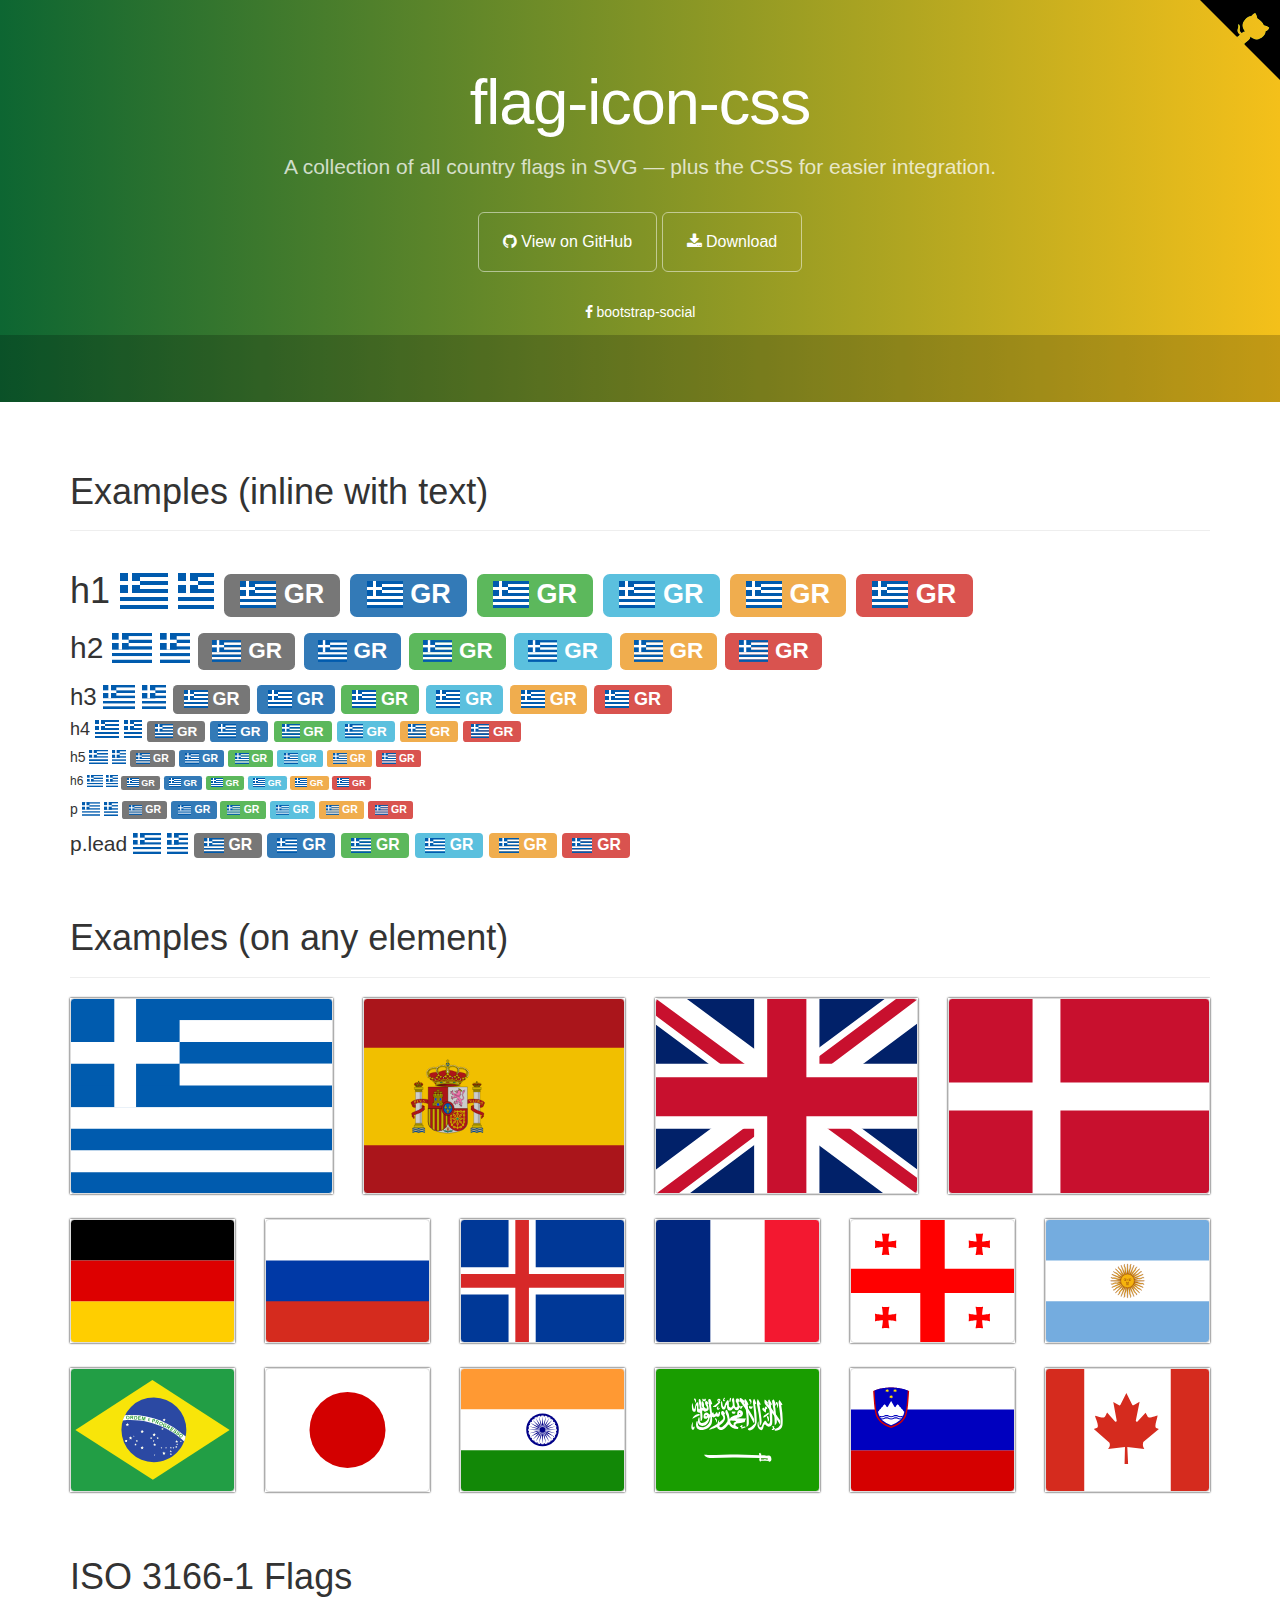
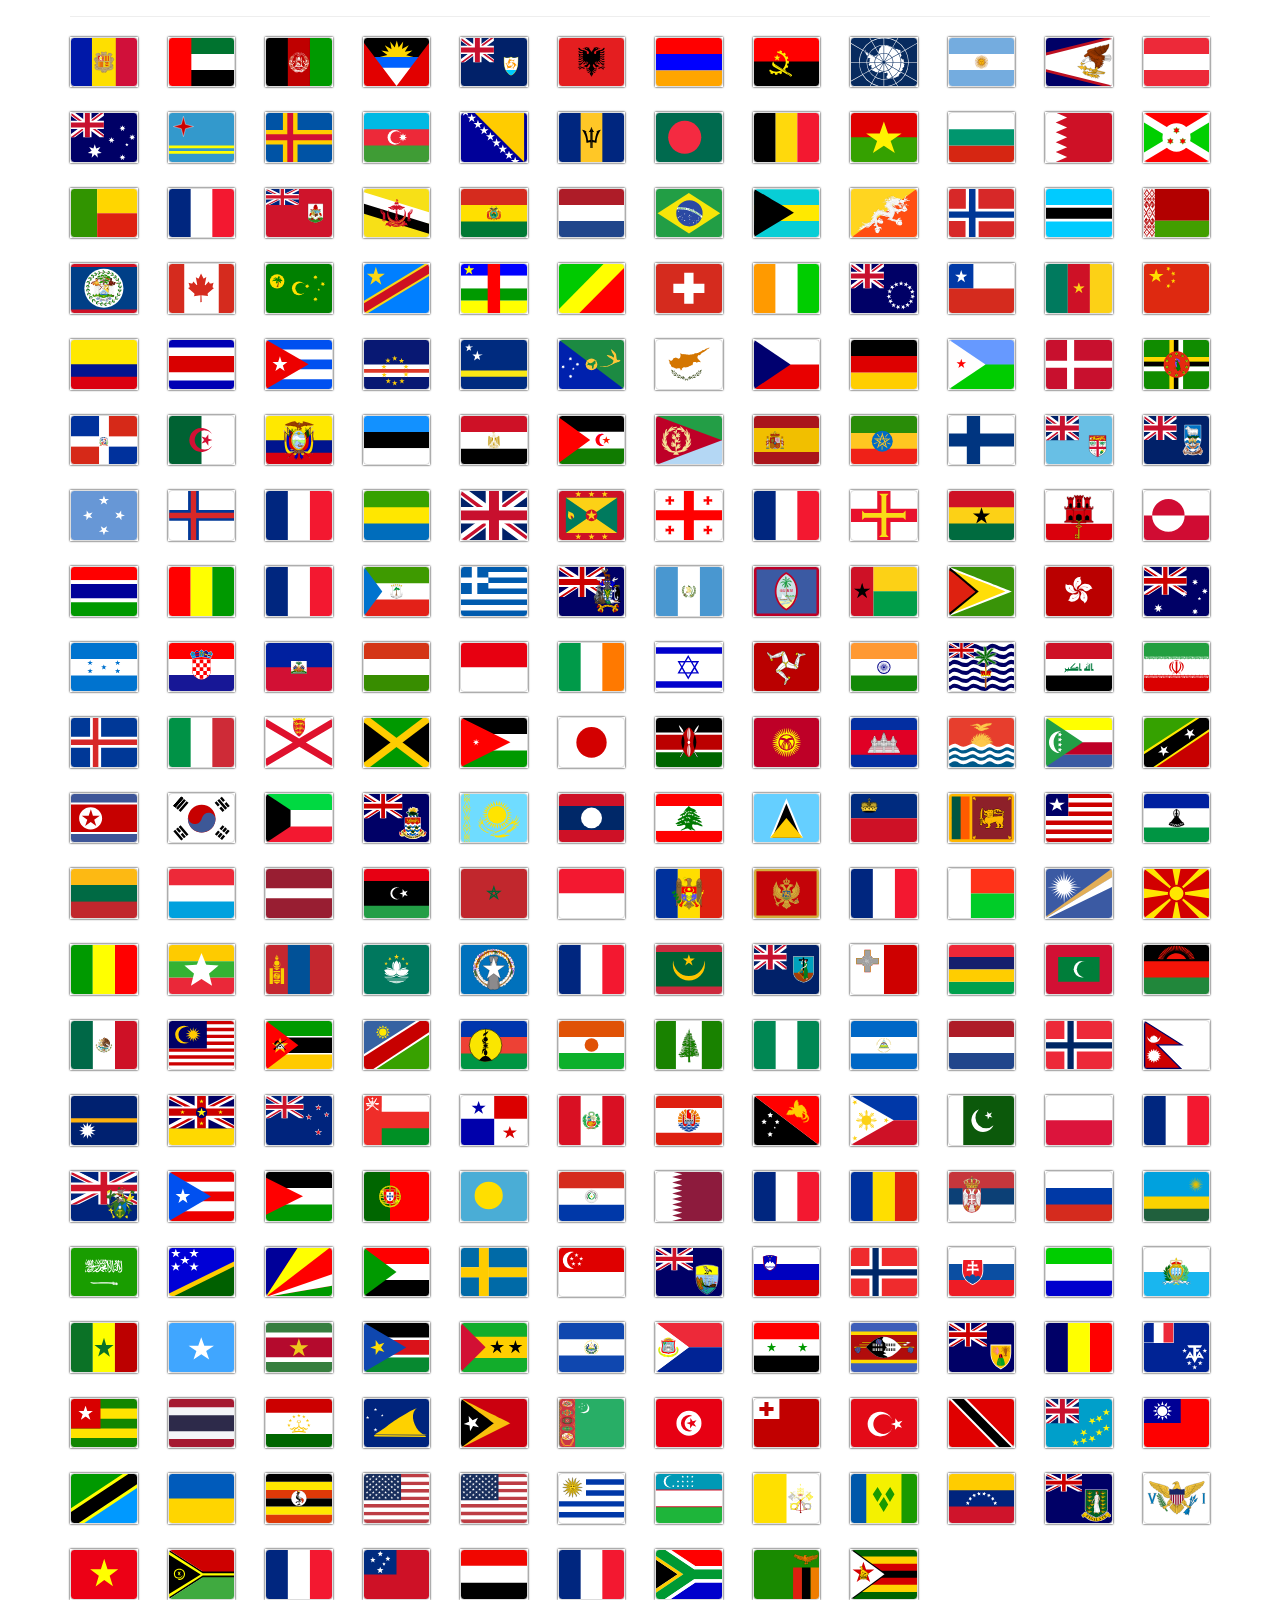
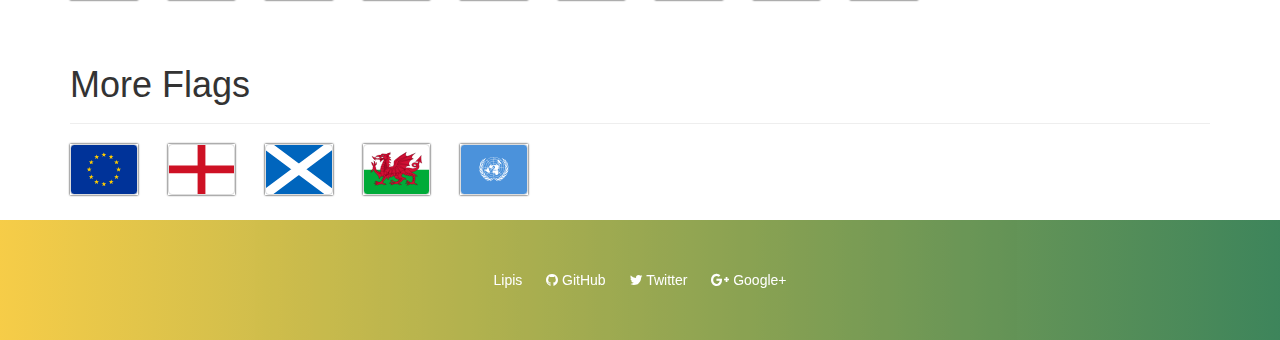
<file: css/flag-icon-css-master/index.html>
<!DOCTYPE html>
<html lang="en">
  <head>
    <meta charset="utf-8">
    <meta name="viewport" content="width=device-width, initial-scale=1.0">
    <meta property="og:type" content="website" />
    <meta property="og:url" content="https://lipis.github.io/flag-icon-css/" />

    <title>SVG Country Flags | flag-icon-css</title>

    <link href="https://maxcdn.bootstrapcdn.com/bootstrap/3.3.6/css/bootstrap.min.css" rel="stylesheet" id="bootstrap">
    <link href="https://maxcdn.bootstrapcdn.com/font-awesome/4.5.0/css/font-awesome.min.css" rel="stylesheet">
    <link href="./assets/docs.css" rel="stylesheet">
    <link href="./css/flag-icon.css" rel="stylesheet">
  </head>

  <body>
    <div class="jumbotron">
      <div class="container">
        <h1>flag-icon-css</h1>
        <p>
          A collection of all country flags in SVG — plus the CSS for easier integration.
        </p>
        <a href="https://github.com/lipis/flag-icon-css" class="btn btn-outline btn-lg"><span class="fa fa-github"></span> View on GitHub</a>
        <a href="https://github.com/lipis/flag-icon-css/archive/master.zip" class="btn btn-outline btn-lg"><span class="fa fa-download"></span> Download</a>
        <ul class="jumbotron-links">
          <li><a href="https://lipis.github.io/bootstrap-social"><span class="fa fa-facebook"></span> bootstrap-social</a></li>
        </ul>
      </div>
      <div class="bottom">
        <iframe src="https://ghbtns.com/github-btn.html?user=lipis&amp;repo=flag-icon-css&amp;type=watch&amp;count=true" class="social-share"></iframe>
      </div>
    </div>
    <script>
      if (window.location.hostname.indexOf('github') > 0) {
        window.location.replace("http://flag-icon-css.lip.is/");
      }
    </script>
    <div class="container">
      <section id="examples">
        <div class="page-header">
          <h1>Examples (inline with text)</h1>
        </div>
        <div class="no-wrap">
          <h1>
            h1
            <span class="flag-icon flag-icon-gr"></span>
            <span class="flag-icon flag-icon-squared flag-icon-gr"></span>
            <span class="label label-default"><span class="flag-icon flag-icon-gr"></span> GR</span>
            <span class="label label-primary"><span class="flag-icon flag-icon-gr"></span> GR</span>
            <span class="label label-success"><span class="flag-icon flag-icon-gr"></span> GR</span>
            <span class="label label-info"><span class="flag-icon flag-icon-gr"></span> GR</span>
            <span class="label label-warning"><span class="flag-icon flag-icon-gr"></span> GR</span>
            <span class="label label-danger"><span class="flag-icon flag-icon-gr"></span> GR</span>
          </h1>
          <h2>
            h2
            <span class="flag-icon flag-icon-gr"></span>
            <span class="flag-icon flag-icon-squared flag-icon-gr"></span>
            <span class="label label-default"><span class="flag-icon flag-icon-gr"></span> GR</span>
            <span class="label label-primary"><span class="flag-icon flag-icon-gr"></span> GR</span>
            <span class="label label-success"><span class="flag-icon flag-icon-gr"></span> GR</span>
            <span class="label label-info"><span class="flag-icon flag-icon-gr"></span> GR</span>
            <span class="label label-warning"><span class="flag-icon flag-icon-gr"></span> GR</span>
            <span class="label label-danger"><span class="flag-icon flag-icon-gr"></span> GR</span>
          </h2>
          <h3>
            h3
            <span class="flag-icon flag-icon-gr"></span>
            <span class="flag-icon flag-icon-squared flag-icon-gr"></span>
            <span class="label label-default"><span class="flag-icon flag-icon-gr"></span> GR</span>
            <span class="label label-primary"><span class="flag-icon flag-icon-gr"></span> GR</span>
            <span class="label label-success"><span class="flag-icon flag-icon-gr"></span> GR</span>
            <span class="label label-info"><span class="flag-icon flag-icon-gr"></span> GR</span>
            <span class="label label-warning"><span class="flag-icon flag-icon-gr"></span> GR</span>
            <span class="label label-danger"><span class="flag-icon flag-icon-gr"></span> GR</span>
          </h3>
          <h4>
            h4
            <span class="flag-icon flag-icon-gr"></span>
            <span class="flag-icon flag-icon-squared flag-icon-gr"></span>
            <span class="label label-default"><span class="flag-icon flag-icon-gr"></span> GR</span>
            <span class="label label-primary"><span class="flag-icon flag-icon-gr"></span> GR</span>
            <span class="label label-success"><span class="flag-icon flag-icon-gr"></span> GR</span>
            <span class="label label-info"><span class="flag-icon flag-icon-gr"></span> GR</span>
            <span class="label label-warning"><span class="flag-icon flag-icon-gr"></span> GR</span>
            <span class="label label-danger"><span class="flag-icon flag-icon-gr"></span> GR</span>
          </h4>
          <h5>
            h5
            <span class="flag-icon flag-icon-gr"></span>
            <span class="flag-icon flag-icon-squared flag-icon-gr"></span>
            <span class="label label-default"><span class="flag-icon flag-icon-gr"></span> GR</span>
            <span class="label label-primary"><span class="flag-icon flag-icon-gr"></span> GR</span>
            <span class="label label-success"><span class="flag-icon flag-icon-gr"></span> GR</span>
            <span class="label label-info"><span class="flag-icon flag-icon-gr"></span> GR</span>
            <span class="label label-warning"><span class="flag-icon flag-icon-gr"></span> GR</span>
            <span class="label label-danger"><span class="flag-icon flag-icon-gr"></span> GR</span>
          </h5>
          <h6>
            h6
            <span class="flag-icon flag-icon-gr"></span>
            <span class="flag-icon flag-icon-squared flag-icon-gr"></span>
            <span class="label label-default"><span class="flag-icon flag-icon-gr"></span> GR</span>
            <span class="label label-primary"><span class="flag-icon flag-icon-gr"></span> GR</span>
            <span class="label label-success"><span class="flag-icon flag-icon-gr"></span> GR</span>
            <span class="label label-info"><span class="flag-icon flag-icon-gr"></span> GR</span>
            <span class="label label-warning"><span class="flag-icon flag-icon-gr"></span> GR</span>
            <span class="label label-danger"><span class="flag-icon flag-icon-gr"></span> GR</span>
          </h6>
          <p>
            p
            <span class="flag-icon flag-icon-gr"></span>
            <span class="flag-icon flag-icon-squared flag-icon-gr"></span>
            <span class="label label-default"><span class="flag-icon flag-icon-gr"></span> GR</span>
            <span class="label label-primary"><span class="flag-icon flag-icon-gr"></span> GR</span>
            <span class="label label-success"><span class="flag-icon flag-icon-gr"></span> GR</span>
            <span class="label label-info"><span class="flag-icon flag-icon-gr"></span> GR</span>
            <span class="label label-warning"><span class="flag-icon flag-icon-gr"></span> GR</span>
            <span class="label label-danger"><span class="flag-icon flag-icon-gr"></span> GR</span>
          </p>
          <p class="lead">
            p.lead
            <span class="flag-icon flag-icon-gr"></span>
            <span class="flag-icon flag-icon-squared flag-icon-gr"></span>
            <span class="label label-default"><span class="flag-icon flag-icon-gr"></span> GR</span>
            <span class="label label-primary"><span class="flag-icon flag-icon-gr"></span> GR</span>
            <span class="label label-success"><span class="flag-icon flag-icon-gr"></span> GR</span>
            <span class="label label-info"><span class="flag-icon flag-icon-gr"></span> GR</span>
            <span class="label label-warning"><span class="flag-icon flag-icon-gr"></span> GR</span>
            <span class="label label-danger"><span class="flag-icon flag-icon-gr"></span> GR</span>
          </p>
        </section>
      </section>
      <section id="more" class="d">
        <div class="page-header">
          <h1>Examples (on any element)</h1>
        </div>
        <div class="row">
          <div class="col-lg-3 col-md-4 col-sm-4 col-xs-6">
            <div class="flag-wrapper">
              <div class="img-thumbnail flag flag-icon-background flag-icon-gr"></div>
            </div>
          </div>
          <div class="col-lg-3 col-md-4 col-sm-4 col-xs-6">
            <div class="flag-wrapper">
              <div class="img-thumbnail flag flag-icon-background flag-icon-es"></div>
            </div>
          </div>
          <div class="col-lg-3 col-md-4 col-sm-4 col-xs-3">
            <div class="flag-wrapper">
              <div class="img-thumbnail flag flag-icon-background flag-icon-gb"></div>
            </div>
          </div>
          <div class="col-lg-3 col-sm-2 col-xs-3">
            <div class="flag-wrapper">
              <div class="img-thumbnail flag flag-icon-background flag-icon-dk"></div>
            </div>
          </div>
          <div class="col-sm-2 col-xs-3">
            <div class="flag-wrapper">
              <div class="img-thumbnail flag flag-icon-background flag-icon-de"></div>
            </div>
          </div>
          <div class="col-sm-2 col-xs-3">
            <div class="flag-wrapper">
              <div class="img-thumbnail flag flag-icon-background flag-icon-ru"></div>
            </div>
          </div>
          <div class="col-sm-2 col-xs-3">
            <div class="flag-wrapper">
              <div class="img-thumbnail flag flag-icon-background flag-icon-is"></div>
            </div>
          </div>
          <div class="col-sm-2 col-xs-3">
            <div class="flag-wrapper">
              <div class="img-thumbnail flag flag-icon-background flag-icon-fr"></div>
            </div>
          </div>
          <div class="col-sm-2 col-xs-3">
            <div class="flag-wrapper">
              <div class="img-thumbnail flag flag-icon-background flag-icon-ge"></div>
            </div>
          </div>
          <div class="col-sm-2 col-xs-3">
            <div class="flag-wrapper">
              <div class="img-thumbnail flag flag-icon-background flag-icon-ar"></div>
            </div>
          </div>
          <div class="col-sm-2 col-xs-3">
            <div class="flag-wrapper">
              <div class="img-thumbnail flag flag-icon-background flag-icon-br"></div>
            </div>
          </div>
          <div class="col-sm-2 col-xs-3">
            <div class="flag-wrapper">
              <div class="img-thumbnail flag flag-icon-background flag-icon-jp"></div>
            </div>
          </div>
          <div class="col-sm-2 col-xs-3 hidden-xs">
            <div class="flag-wrapper">
              <div class="img-thumbnail flag flag-icon-background flag-icon-in"></div>
            </div>
          </div>
          <div class="col-sm-2 col-xs-3">
            <div class="flag-wrapper">
              <div class="img-thumbnail flag flag-icon-background flag-icon-sa"></div>
            </div>
          </div>
          <div class="col-sm-2 col-xs-3">
            <div class="flag-wrapper">
              <div class="img-thumbnail flag flag-icon-background flag-icon-si"></div>
            </div>
          </div>
          <div class="col-sm-2 col-xs-3 visible-lg">
            <div class="flag-wrapper">
              <div class="img-thumbnail flag flag-icon-background flag-icon-ca"></div>
            </div>
          </div>
        </div>
      </section>
      <section class="all-flags">
        <div class="page-header">
          <h1>ISO 3166-1 Flags</h1>
        </div>
        <div class="row">
          <div class="col-md-1 col-sm-2 col-xs-3"><div class="flag-wrapper"><div class="img-thumbnail flag flag-icon-background flag-icon-ad" title="ad" id="ad"></div></div></div>
          <div class="col-md-1 col-sm-2 col-xs-3"><div class="flag-wrapper"><div class="img-thumbnail flag flag-icon-background flag-icon-ae" title="ae" id="ae"></div></div></div>
          <div class="col-md-1 col-sm-2 col-xs-3"><div class="flag-wrapper"><div class="img-thumbnail flag flag-icon-background flag-icon-af" title="af" id="af"></div></div></div>
          <div class="col-md-1 col-sm-2 col-xs-3"><div class="flag-wrapper"><div class="img-thumbnail flag flag-icon-background flag-icon-ag" title="ag" id="ag"></div></div></div>
          <div class="col-md-1 col-sm-2 col-xs-3"><div class="flag-wrapper"><div class="img-thumbnail flag flag-icon-background flag-icon-ai" title="ai" id="ai"></div></div></div>
          <div class="col-md-1 col-sm-2 col-xs-3"><div class="flag-wrapper"><div class="img-thumbnail flag flag-icon-background flag-icon-al" title="al" id="al"></div></div></div>
          <div class="col-md-1 col-sm-2 col-xs-3"><div class="flag-wrapper"><div class="img-thumbnail flag flag-icon-background flag-icon-am" title="am" id="am"></div></div></div>
          <div class="col-md-1 col-sm-2 col-xs-3"><div class="flag-wrapper"><div class="img-thumbnail flag flag-icon-background flag-icon-ao" title="ao" id="ao"></div></div></div>
          <div class="col-md-1 col-sm-2 col-xs-3"><div class="flag-wrapper"><div class="img-thumbnail flag flag-icon-background flag-icon-aq" title="aq" id="aq"></div></div></div>
          <div class="col-md-1 col-sm-2 col-xs-3"><div class="flag-wrapper"><div class="img-thumbnail flag flag-icon-background flag-icon-ar" title="ar" id="ar"></div></div></div>
          <div class="col-md-1 col-sm-2 col-xs-3"><div class="flag-wrapper"><div class="img-thumbnail flag flag-icon-background flag-icon-as" title="as" id="as"></div></div></div>
          <div class="col-md-1 col-sm-2 col-xs-3"><div class="flag-wrapper"><div class="img-thumbnail flag flag-icon-background flag-icon-at" title="at" id="at"></div></div></div>
          <div class="col-md-1 col-sm-2 col-xs-3"><div class="flag-wrapper"><div class="img-thumbnail flag flag-icon-background flag-icon-au" title="au" id="au"></div></div></div>
          <div class="col-md-1 col-sm-2 col-xs-3"><div class="flag-wrapper"><div class="img-thumbnail flag flag-icon-background flag-icon-aw" title="aw" id="aw"></div></div></div>
          <div class="col-md-1 col-sm-2 col-xs-3"><div class="flag-wrapper"><div class="img-thumbnail flag flag-icon-background flag-icon-ax" title="ax" id="ax"></div></div></div>
          <div class="col-md-1 col-sm-2 col-xs-3"><div class="flag-wrapper"><div class="img-thumbnail flag flag-icon-background flag-icon-az" title="az" id="az"></div></div></div>
          <div class="col-md-1 col-sm-2 col-xs-3"><div class="flag-wrapper"><div class="img-thumbnail flag flag-icon-background flag-icon-ba" title="ba" id="ba"></div></div></div>
          <div class="col-md-1 col-sm-2 col-xs-3"><div class="flag-wrapper"><div class="img-thumbnail flag flag-icon-background flag-icon-bb" title="bb" id="bb"></div></div></div>
          <div class="col-md-1 col-sm-2 col-xs-3"><div class="flag-wrapper"><div class="img-thumbnail flag flag-icon-background flag-icon-bd" title="bd" id="bd"></div></div></div>
          <div class="col-md-1 col-sm-2 col-xs-3"><div class="flag-wrapper"><div class="img-thumbnail flag flag-icon-background flag-icon-be" title="be" id="be"></div></div></div>
          <div class="col-md-1 col-sm-2 col-xs-3"><div class="flag-wrapper"><div class="img-thumbnail flag flag-icon-background flag-icon-bf" title="bf" id="bf"></div></div></div>
          <div class="col-md-1 col-sm-2 col-xs-3"><div class="flag-wrapper"><div class="img-thumbnail flag flag-icon-background flag-icon-bg" title="bg" id="bg"></div></div></div>
          <div class="col-md-1 col-sm-2 col-xs-3"><div class="flag-wrapper"><div class="img-thumbnail flag flag-icon-background flag-icon-bh" title="bh" id="bh"></div></div></div>
          <div class="col-md-1 col-sm-2 col-xs-3"><div class="flag-wrapper"><div class="img-thumbnail flag flag-icon-background flag-icon-bi" title="bi" id="bi"></div></div></div>
          <div class="col-md-1 col-sm-2 col-xs-3"><div class="flag-wrapper"><div class="img-thumbnail flag flag-icon-background flag-icon-bj" title="bj" id="bj"></div></div></div>
          <div class="col-md-1 col-sm-2 col-xs-3"><div class="flag-wrapper"><div class="img-thumbnail flag flag-icon-background flag-icon-bl" title="bl" id="bl"></div></div></div>
          <div class="col-md-1 col-sm-2 col-xs-3"><div class="flag-wrapper"><div class="img-thumbnail flag flag-icon-background flag-icon-bm" title="bm" id="bm"></div></div></div>
          <div class="col-md-1 col-sm-2 col-xs-3"><div class="flag-wrapper"><div class="img-thumbnail flag flag-icon-background flag-icon-bn" title="bn" id="bn"></div></div></div>
          <div class="col-md-1 col-sm-2 col-xs-3"><div class="flag-wrapper"><div class="img-thumbnail flag flag-icon-background flag-icon-bo" title="bo" id="bo"></div></div></div>
          <div class="col-md-1 col-sm-2 col-xs-3"><div class="flag-wrapper"><div class="img-thumbnail flag flag-icon-background flag-icon-bq" title="bq" id="bq"></div></div></div>
          <div class="col-md-1 col-sm-2 col-xs-3"><div class="flag-wrapper"><div class="img-thumbnail flag flag-icon-background flag-icon-br" title="br" id="br"></div></div></div>
          <div class="col-md-1 col-sm-2 col-xs-3"><div class="flag-wrapper"><div class="img-thumbnail flag flag-icon-background flag-icon-bs" title="bs" id="bs"></div></div></div>
          <div class="col-md-1 col-sm-2 col-xs-3"><div class="flag-wrapper"><div class="img-thumbnail flag flag-icon-background flag-icon-bt" title="bt" id="bt"></div></div></div>
          <div class="col-md-1 col-sm-2 col-xs-3"><div class="flag-wrapper"><div class="img-thumbnail flag flag-icon-background flag-icon-bv" title="bv" id="bv"></div></div></div>
          <div class="col-md-1 col-sm-2 col-xs-3"><div class="flag-wrapper"><div class="img-thumbnail flag flag-icon-background flag-icon-bw" title="bw" id="bw"></div></div></div>
          <div class="col-md-1 col-sm-2 col-xs-3"><div class="flag-wrapper"><div class="img-thumbnail flag flag-icon-background flag-icon-by" title="by" id="by"></div></div></div>
          <div class="col-md-1 col-sm-2 col-xs-3"><div class="flag-wrapper"><div class="img-thumbnail flag flag-icon-background flag-icon-bz" title="bz" id="bz"></div></div></div>
          <div class="col-md-1 col-sm-2 col-xs-3"><div class="flag-wrapper"><div class="img-thumbnail flag flag-icon-background flag-icon-ca" title="ca" id="ca"></div></div></div>
          <div class="col-md-1 col-sm-2 col-xs-3"><div class="flag-wrapper"><div class="img-thumbnail flag flag-icon-background flag-icon-cc" title="cc" id="cc"></div></div></div>
          <div class="col-md-1 col-sm-2 col-xs-3"><div class="flag-wrapper"><div class="img-thumbnail flag flag-icon-background flag-icon-cd" title="cd" id="cd"></div></div></div>
          <div class="col-md-1 col-sm-2 col-xs-3"><div class="flag-wrapper"><div class="img-thumbnail flag flag-icon-background flag-icon-cf" title="cf" id="cf"></div></div></div>
          <div class="col-md-1 col-sm-2 col-xs-3"><div class="flag-wrapper"><div class="img-thumbnail flag flag-icon-background flag-icon-cg" title="cg" id="cg"></div></div></div>
          <div class="col-md-1 col-sm-2 col-xs-3"><div class="flag-wrapper"><div class="img-thumbnail flag flag-icon-background flag-icon-ch" title="ch" id="ch"></div></div></div>
          <div class="col-md-1 col-sm-2 col-xs-3"><div class="flag-wrapper"><div class="img-thumbnail flag flag-icon-background flag-icon-ci" title="ci" id="ci"></div></div></div>
          <div class="col-md-1 col-sm-2 col-xs-3"><div class="flag-wrapper"><div class="img-thumbnail flag flag-icon-background flag-icon-ck" title="ck" id="ck"></div></div></div>
          <div class="col-md-1 col-sm-2 col-xs-3"><div class="flag-wrapper"><div class="img-thumbnail flag flag-icon-background flag-icon-cl" title="cl" id="cl"></div></div></div>
          <div class="col-md-1 col-sm-2 col-xs-3"><div class="flag-wrapper"><div class="img-thumbnail flag flag-icon-background flag-icon-cm" title="cm" id="cm"></div></div></div>
          <div class="col-md-1 col-sm-2 col-xs-3"><div class="flag-wrapper"><div class="img-thumbnail flag flag-icon-background flag-icon-cn" title="cn" id="cn"></div></div></div>
          <div class="col-md-1 col-sm-2 col-xs-3"><div class="flag-wrapper"><div class="img-thumbnail flag flag-icon-background flag-icon-co" title="co" id="co"></div></div></div>
          <div class="col-md-1 col-sm-2 col-xs-3"><div class="flag-wrapper"><div class="img-thumbnail flag flag-icon-background flag-icon-cr" title="cr" id="cr"></div></div></div>
          <div class="col-md-1 col-sm-2 col-xs-3"><div class="flag-wrapper"><div class="img-thumbnail flag flag-icon-background flag-icon-cu" title="cu" id="cu"></div></div></div>
          <div class="col-md-1 col-sm-2 col-xs-3"><div class="flag-wrapper"><div class="img-thumbnail flag flag-icon-background flag-icon-cv" title="cv" id="cv"></div></div></div>
          <div class="col-md-1 col-sm-2 col-xs-3"><div class="flag-wrapper"><div class="img-thumbnail flag flag-icon-background flag-icon-cw" title="cw" id="cw"></div></div></div>
          <div class="col-md-1 col-sm-2 col-xs-3"><div class="flag-wrapper"><div class="img-thumbnail flag flag-icon-background flag-icon-cx" title="cx" id="cx"></div></div></div>
          <div class="col-md-1 col-sm-2 col-xs-3"><div class="flag-wrapper"><div class="img-thumbnail flag flag-icon-background flag-icon-cy" title="cy" id="cy"></div></div></div>
          <div class="col-md-1 col-sm-2 col-xs-3"><div class="flag-wrapper"><div class="img-thumbnail flag flag-icon-background flag-icon-cz" title="cz" id="cz"></div></div></div>
          <div class="col-md-1 col-sm-2 col-xs-3"><div class="flag-wrapper"><div class="img-thumbnail flag flag-icon-background flag-icon-de" title="de" id="de"></div></div></div>
          <div class="col-md-1 col-sm-2 col-xs-3"><div class="flag-wrapper"><div class="img-thumbnail flag flag-icon-background flag-icon-dj" title="dj" id="dj"></div></div></div>
          <div class="col-md-1 col-sm-2 col-xs-3"><div class="flag-wrapper"><div class="img-thumbnail flag flag-icon-background flag-icon-dk" title="dk" id="dk"></div></div></div>
          <div class="col-md-1 col-sm-2 col-xs-3"><div class="flag-wrapper"><div class="img-thumbnail flag flag-icon-background flag-icon-dm" title="dm" id="dm"></div></div></div>
          <div class="col-md-1 col-sm-2 col-xs-3"><div class="flag-wrapper"><div class="img-thumbnail flag flag-icon-background flag-icon-do" title="do" id="do"></div></div></div>
          <div class="col-md-1 col-sm-2 col-xs-3"><div class="flag-wrapper"><div class="img-thumbnail flag flag-icon-background flag-icon-dz" title="dz" id="dz"></div></div></div>
          <div class="col-md-1 col-sm-2 col-xs-3"><div class="flag-wrapper"><div class="img-thumbnail flag flag-icon-background flag-icon-ec" title="ec" id="ec"></div></div></div>
          <div class="col-md-1 col-sm-2 col-xs-3"><div class="flag-wrapper"><div class="img-thumbnail flag flag-icon-background flag-icon-ee" title="ee" id="ee"></div></div></div>
          <div class="col-md-1 col-sm-2 col-xs-3"><div class="flag-wrapper"><div class="img-thumbnail flag flag-icon-background flag-icon-eg" title="eg" id="eg"></div></div></div>
          <div class="col-md-1 col-sm-2 col-xs-3"><div class="flag-wrapper"><div class="img-thumbnail flag flag-icon-background flag-icon-eh" title="eh" id="eh"></div></div></div>
          <div class="col-md-1 col-sm-2 col-xs-3"><div class="flag-wrapper"><div class="img-thumbnail flag flag-icon-background flag-icon-er" title="er" id="er"></div></div></div>
          <div class="col-md-1 col-sm-2 col-xs-3"><div class="flag-wrapper"><div class="img-thumbnail flag flag-icon-background flag-icon-es" title="es" id="es"></div></div></div>
          <div class="col-md-1 col-sm-2 col-xs-3"><div class="flag-wrapper"><div class="img-thumbnail flag flag-icon-background flag-icon-et" title="et" id="et"></div></div></div>
          <div class="col-md-1 col-sm-2 col-xs-3"><div class="flag-wrapper"><div class="img-thumbnail flag flag-icon-background flag-icon-fi" title="fi" id="fi"></div></div></div>
          <div class="col-md-1 col-sm-2 col-xs-3"><div class="flag-wrapper"><div class="img-thumbnail flag flag-icon-background flag-icon-fj" title="fj" id="fj"></div></div></div>
          <div class="col-md-1 col-sm-2 col-xs-3"><div class="flag-wrapper"><div class="img-thumbnail flag flag-icon-background flag-icon-fk" title="fk" id="fk"></div></div></div>
          <div class="col-md-1 col-sm-2 col-xs-3"><div class="flag-wrapper"><div class="img-thumbnail flag flag-icon-background flag-icon-fm" title="fm" id="fm"></div></div></div>
          <div class="col-md-1 col-sm-2 col-xs-3"><div class="flag-wrapper"><div class="img-thumbnail flag flag-icon-background flag-icon-fo" title="fo" id="fo"></div></div></div>
          <div class="col-md-1 col-sm-2 col-xs-3"><div class="flag-wrapper"><div class="img-thumbnail flag flag-icon-background flag-icon-fr" title="fr" id="fr"></div></div></div>
          <div class="col-md-1 col-sm-2 col-xs-3"><div class="flag-wrapper"><div class="img-thumbnail flag flag-icon-background flag-icon-ga" title="ga" id="ga"></div></div></div>
          <div class="col-md-1 col-sm-2 col-xs-3"><div class="flag-wrapper"><div class="img-thumbnail flag flag-icon-background flag-icon-gb" title="gb" id="gb"></div></div></div>
          <div class="col-md-1 col-sm-2 col-xs-3"><div class="flag-wrapper"><div class="img-thumbnail flag flag-icon-background flag-icon-gd" title="gd" id="gd"></div></div></div>
          <div class="col-md-1 col-sm-2 col-xs-3"><div class="flag-wrapper"><div class="img-thumbnail flag flag-icon-background flag-icon-ge" title="ge" id="ge"></div></div></div>
          <div class="col-md-1 col-sm-2 col-xs-3"><div class="flag-wrapper"><div class="img-thumbnail flag flag-icon-background flag-icon-gf" title="gf" id="gf"></div></div></div>
          <div class="col-md-1 col-sm-2 col-xs-3"><div class="flag-wrapper"><div class="img-thumbnail flag flag-icon-background flag-icon-gg" title="gg" id="gg"></div></div></div>
          <div class="col-md-1 col-sm-2 col-xs-3"><div class="flag-wrapper"><div class="img-thumbnail flag flag-icon-background flag-icon-gh" title="gh" id="gh"></div></div></div>
          <div class="col-md-1 col-sm-2 col-xs-3"><div class="flag-wrapper"><div class="img-thumbnail flag flag-icon-background flag-icon-gi" title="gi" id="gi"></div></div></div>
          <div class="col-md-1 col-sm-2 col-xs-3"><div class="flag-wrapper"><div class="img-thumbnail flag flag-icon-background flag-icon-gl" title="gl" id="gl"></div></div></div>
          <div class="col-md-1 col-sm-2 col-xs-3"><div class="flag-wrapper"><div class="img-thumbnail flag flag-icon-background flag-icon-gm" title="gm" id="gm"></div></div></div>
          <div class="col-md-1 col-sm-2 col-xs-3"><div class="flag-wrapper"><div class="img-thumbnail flag flag-icon-background flag-icon-gn" title="gn" id="gn"></div></div></div>
          <div class="col-md-1 col-sm-2 col-xs-3"><div class="flag-wrapper"><div class="img-thumbnail flag flag-icon-background flag-icon-gp" title="gp" id="gp"></div></div></div>
          <div class="col-md-1 col-sm-2 col-xs-3"><div class="flag-wrapper"><div class="img-thumbnail flag flag-icon-background flag-icon-gq" title="gq" id="gq"></div></div></div>
          <div class="col-md-1 col-sm-2 col-xs-3"><div class="flag-wrapper"><div class="img-thumbnail flag flag-icon-background flag-icon-gr" title="gr" id="gr"></div></div></div>
          <div class="col-md-1 col-sm-2 col-xs-3"><div class="flag-wrapper"><div class="img-thumbnail flag flag-icon-background flag-icon-gs" title="gs" id="gs"></div></div></div>
          <div class="col-md-1 col-sm-2 col-xs-3"><div class="flag-wrapper"><div class="img-thumbnail flag flag-icon-background flag-icon-gt" title="gt" id="gt"></div></div></div>
          <div class="col-md-1 col-sm-2 col-xs-3"><div class="flag-wrapper"><div class="img-thumbnail flag flag-icon-background flag-icon-gu" title="gu" id="gu"></div></div></div>
          <div class="col-md-1 col-sm-2 col-xs-3"><div class="flag-wrapper"><div class="img-thumbnail flag flag-icon-background flag-icon-gw" title="gw" id="gw"></div></div></div>
          <div class="col-md-1 col-sm-2 col-xs-3"><div class="flag-wrapper"><div class="img-thumbnail flag flag-icon-background flag-icon-gy" title="gy" id="gy"></div></div></div>
          <div class="col-md-1 col-sm-2 col-xs-3"><div class="flag-wrapper"><div class="img-thumbnail flag flag-icon-background flag-icon-hk" title="hk" id="hk"></div></div></div>
          <div class="col-md-1 col-sm-2 col-xs-3"><div class="flag-wrapper"><div class="img-thumbnail flag flag-icon-background flag-icon-hm" title="hm" id="hm"></div></div></div>
          <div class="col-md-1 col-sm-2 col-xs-3"><div class="flag-wrapper"><div class="img-thumbnail flag flag-icon-background flag-icon-hn" title="hn" id="hn"></div></div></div>
          <div class="col-md-1 col-sm-2 col-xs-3"><div class="flag-wrapper"><div class="img-thumbnail flag flag-icon-background flag-icon-hr" title="hr" id="hr"></div></div></div>
          <div class="col-md-1 col-sm-2 col-xs-3"><div class="flag-wrapper"><div class="img-thumbnail flag flag-icon-background flag-icon-ht" title="ht" id="ht"></div></div></div>
          <div class="col-md-1 col-sm-2 col-xs-3"><div class="flag-wrapper"><div class="img-thumbnail flag flag-icon-background flag-icon-hu" title="hu" id="hu"></div></div></div>
          <div class="col-md-1 col-sm-2 col-xs-3"><div class="flag-wrapper"><div class="img-thumbnail flag flag-icon-background flag-icon-id" title="id" id="id"></div></div></div>
          <div class="col-md-1 col-sm-2 col-xs-3"><div class="flag-wrapper"><div class="img-thumbnail flag flag-icon-background flag-icon-ie" title="ie" id="ie"></div></div></div>
          <div class="col-md-1 col-sm-2 col-xs-3"><div class="flag-wrapper"><div class="img-thumbnail flag flag-icon-background flag-icon-il" title="il" id="il"></div></div></div>
          <div class="col-md-1 col-sm-2 col-xs-3"><div class="flag-wrapper"><div class="img-thumbnail flag flag-icon-background flag-icon-im" title="im" id="im"></div></div></div>
          <div class="col-md-1 col-sm-2 col-xs-3"><div class="flag-wrapper"><div class="img-thumbnail flag flag-icon-background flag-icon-in" title="in" id="in"></div></div></div>
          <div class="col-md-1 col-sm-2 col-xs-3"><div class="flag-wrapper"><div class="img-thumbnail flag flag-icon-background flag-icon-io" title="io" id="io"></div></div></div>
          <div class="col-md-1 col-sm-2 col-xs-3"><div class="flag-wrapper"><div class="img-thumbnail flag flag-icon-background flag-icon-iq" title="iq" id="iq"></div></div></div>
          <div class="col-md-1 col-sm-2 col-xs-3"><div class="flag-wrapper"><div class="img-thumbnail flag flag-icon-background flag-icon-ir" title="ir" id="ir"></div></div></div>
          <div class="col-md-1 col-sm-2 col-xs-3"><div class="flag-wrapper"><div class="img-thumbnail flag flag-icon-background flag-icon-is" title="is" id="is"></div></div></div>
          <div class="col-md-1 col-sm-2 col-xs-3"><div class="flag-wrapper"><div class="img-thumbnail flag flag-icon-background flag-icon-it" title="it" id="it"></div></div></div>
          <div class="col-md-1 col-sm-2 col-xs-3"><div class="flag-wrapper"><div class="img-thumbnail flag flag-icon-background flag-icon-je" title="je" id="je"></div></div></div>
          <div class="col-md-1 col-sm-2 col-xs-3"><div class="flag-wrapper"><div class="img-thumbnail flag flag-icon-background flag-icon-jm" title="jm" id="jm"></div></div></div>
          <div class="col-md-1 col-sm-2 col-xs-3"><div class="flag-wrapper"><div class="img-thumbnail flag flag-icon-background flag-icon-jo" title="jo" id="jo"></div></div></div>
          <div class="col-md-1 col-sm-2 col-xs-3"><div class="flag-wrapper"><div class="img-thumbnail flag flag-icon-background flag-icon-jp" title="jp" id="jp"></div></div></div>
          <div class="col-md-1 col-sm-2 col-xs-3"><div class="flag-wrapper"><div class="img-thumbnail flag flag-icon-background flag-icon-ke" title="ke" id="ke"></div></div></div>
          <div class="col-md-1 col-sm-2 col-xs-3"><div class="flag-wrapper"><div class="img-thumbnail flag flag-icon-background flag-icon-kg" title="kg" id="kg"></div></div></div>
          <div class="col-md-1 col-sm-2 col-xs-3"><div class="flag-wrapper"><div class="img-thumbnail flag flag-icon-background flag-icon-kh" title="kh" id="kh"></div></div></div>
          <div class="col-md-1 col-sm-2 col-xs-3"><div class="flag-wrapper"><div class="img-thumbnail flag flag-icon-background flag-icon-ki" title="ki" id="ki"></div></div></div>
          <div class="col-md-1 col-sm-2 col-xs-3"><div class="flag-wrapper"><div class="img-thumbnail flag flag-icon-background flag-icon-km" title="km" id="km"></div></div></div>
          <div class="col-md-1 col-sm-2 col-xs-3"><div class="flag-wrapper"><div class="img-thumbnail flag flag-icon-background flag-icon-kn" title="kn" id="kn"></div></div></div>
          <div class="col-md-1 col-sm-2 col-xs-3"><div class="flag-wrapper"><div class="img-thumbnail flag flag-icon-background flag-icon-kp" title="kp" id="kp"></div></div></div>
          <div class="col-md-1 col-sm-2 col-xs-3"><div class="flag-wrapper"><div class="img-thumbnail flag flag-icon-background flag-icon-kr" title="kr" id="kr"></div></div></div>
          <div class="col-md-1 col-sm-2 col-xs-3"><div class="flag-wrapper"><div class="img-thumbnail flag flag-icon-background flag-icon-kw" title="kw" id="kw"></div></div></div>
          <div class="col-md-1 col-sm-2 col-xs-3"><div class="flag-wrapper"><div class="img-thumbnail flag flag-icon-background flag-icon-ky" title="ky" id="ky"></div></div></div>
          <div class="col-md-1 col-sm-2 col-xs-3"><div class="flag-wrapper"><div class="img-thumbnail flag flag-icon-background flag-icon-kz" title="kz" id="kz"></div></div></div>
          <div class="col-md-1 col-sm-2 col-xs-3"><div class="flag-wrapper"><div class="img-thumbnail flag flag-icon-background flag-icon-la" title="la" id="la"></div></div></div>
          <div class="col-md-1 col-sm-2 col-xs-3"><div class="flag-wrapper"><div class="img-thumbnail flag flag-icon-background flag-icon-lb" title="lb" id="lb"></div></div></div>
          <div class="col-md-1 col-sm-2 col-xs-3"><div class="flag-wrapper"><div class="img-thumbnail flag flag-icon-background flag-icon-lc" title="lc" id="lc"></div></div></div>
          <div class="col-md-1 col-sm-2 col-xs-3"><div class="flag-wrapper"><div class="img-thumbnail flag flag-icon-background flag-icon-li" title="li" id="li"></div></div></div>
          <div class="col-md-1 col-sm-2 col-xs-3"><div class="flag-wrapper"><div class="img-thumbnail flag flag-icon-background flag-icon-lk" title="lk" id="lk"></div></div></div>
          <div class="col-md-1 col-sm-2 col-xs-3"><div class="flag-wrapper"><div class="img-thumbnail flag flag-icon-background flag-icon-lr" title="lr" id="lr"></div></div></div>
          <div class="col-md-1 col-sm-2 col-xs-3"><div class="flag-wrapper"><div class="img-thumbnail flag flag-icon-background flag-icon-ls" title="ls" id="ls"></div></div></div>
          <div class="col-md-1 col-sm-2 col-xs-3"><div class="flag-wrapper"><div class="img-thumbnail flag flag-icon-background flag-icon-lt" title="lt" id="lt"></div></div></div>
          <div class="col-md-1 col-sm-2 col-xs-3"><div class="flag-wrapper"><div class="img-thumbnail flag flag-icon-background flag-icon-lu" title="lu" id="lu"></div></div></div>
          <div class="col-md-1 col-sm-2 col-xs-3"><div class="flag-wrapper"><div class="img-thumbnail flag flag-icon-background flag-icon-lv" title="lv" id="lv"></div></div></div>
          <div class="col-md-1 col-sm-2 col-xs-3"><div class="flag-wrapper"><div class="img-thumbnail flag flag-icon-background flag-icon-ly" title="ly" id="ly"></div></div></div>
          <div class="col-md-1 col-sm-2 col-xs-3"><div class="flag-wrapper"><div class="img-thumbnail flag flag-icon-background flag-icon-ma" title="ma" id="ma"></div></div></div>
          <div class="col-md-1 col-sm-2 col-xs-3"><div class="flag-wrapper"><div class="img-thumbnail flag flag-icon-background flag-icon-mc" title="mc" id="mc"></div></div></div>
          <div class="col-md-1 col-sm-2 col-xs-3"><div class="flag-wrapper"><div class="img-thumbnail flag flag-icon-background flag-icon-md" title="md" id="md"></div></div></div>
          <div class="col-md-1 col-sm-2 col-xs-3"><div class="flag-wrapper"><div class="img-thumbnail flag flag-icon-background flag-icon-me" title="me" id="me"></div></div></div>
          <div class="col-md-1 col-sm-2 col-xs-3"><div class="flag-wrapper"><div class="img-thumbnail flag flag-icon-background flag-icon-mf" title="mf" id="mf"></div></div></div>
          <div class="col-md-1 col-sm-2 col-xs-3"><div class="flag-wrapper"><div class="img-thumbnail flag flag-icon-background flag-icon-mg" title="mg" id="mg"></div></div></div>
          <div class="col-md-1 col-sm-2 col-xs-3"><div class="flag-wrapper"><div class="img-thumbnail flag flag-icon-background flag-icon-mh" title="mh" id="mh"></div></div></div>
          <div class="col-md-1 col-sm-2 col-xs-3"><div class="flag-wrapper"><div class="img-thumbnail flag flag-icon-background flag-icon-mk" title="mk" id="mk"></div></div></div>
          <div class="col-md-1 col-sm-2 col-xs-3"><div class="flag-wrapper"><div class="img-thumbnail flag flag-icon-background flag-icon-ml" title="ml" id="ml"></div></div></div>
          <div class="col-md-1 col-sm-2 col-xs-3"><div class="flag-wrapper"><div class="img-thumbnail flag flag-icon-background flag-icon-mm" title="mm" id="mm"></div></div></div>
          <div class="col-md-1 col-sm-2 col-xs-3"><div class="flag-wrapper"><div class="img-thumbnail flag flag-icon-background flag-icon-mn" title="mn" id="mn"></div></div></div>
          <div class="col-md-1 col-sm-2 col-xs-3"><div class="flag-wrapper"><div class="img-thumbnail flag flag-icon-background flag-icon-mo" title="mo" id="mo"></div></div></div>
          <div class="col-md-1 col-sm-2 col-xs-3"><div class="flag-wrapper"><div class="img-thumbnail flag flag-icon-background flag-icon-mp" title="mp" id="mp"></div></div></div>
          <div class="col-md-1 col-sm-2 col-xs-3"><div class="flag-wrapper"><div class="img-thumbnail flag flag-icon-background flag-icon-mq" title="mq" id="mq"></div></div></div>
          <div class="col-md-1 col-sm-2 col-xs-3"><div class="flag-wrapper"><div class="img-thumbnail flag flag-icon-background flag-icon-mr" title="mr" id="mr"></div></div></div>
          <div class="col-md-1 col-sm-2 col-xs-3"><div class="flag-wrapper"><div class="img-thumbnail flag flag-icon-background flag-icon-ms" title="ms" id="ms"></div></div></div>
          <div class="col-md-1 col-sm-2 col-xs-3"><div class="flag-wrapper"><div class="img-thumbnail flag flag-icon-background flag-icon-mt" title="mt" id="mt"></div></div></div>
          <div class="col-md-1 col-sm-2 col-xs-3"><div class="flag-wrapper"><div class="img-thumbnail flag flag-icon-background flag-icon-mu" title="mu" id="mu"></div></div></div>
          <div class="col-md-1 col-sm-2 col-xs-3"><div class="flag-wrapper"><div class="img-thumbnail flag flag-icon-background flag-icon-mv" title="mv" id="mv"></div></div></div>
          <div class="col-md-1 col-sm-2 col-xs-3"><div class="flag-wrapper"><div class="img-thumbnail flag flag-icon-background flag-icon-mw" title="mw" id="mw"></div></div></div>
          <div class="col-md-1 col-sm-2 col-xs-3"><div class="flag-wrapper"><div class="img-thumbnail flag flag-icon-background flag-icon-mx" title="mx" id="mx"></div></div></div>
          <div class="col-md-1 col-sm-2 col-xs-3"><div class="flag-wrapper"><div class="img-thumbnail flag flag-icon-background flag-icon-my" title="my" id="my"></div></div></div>
          <div class="col-md-1 col-sm-2 col-xs-3"><div class="flag-wrapper"><div class="img-thumbnail flag flag-icon-background flag-icon-mz" title="mz" id="mz"></div></div></div>
          <div class="col-md-1 col-sm-2 col-xs-3"><div class="flag-wrapper"><div class="img-thumbnail flag flag-icon-background flag-icon-na" title="na" id="na"></div></div></div>
          <div class="col-md-1 col-sm-2 col-xs-3"><div class="flag-wrapper"><div class="img-thumbnail flag flag-icon-background flag-icon-nc" title="nc" id="nc"></div></div></div>
          <div class="col-md-1 col-sm-2 col-xs-3"><div class="flag-wrapper"><div class="img-thumbnail flag flag-icon-background flag-icon-ne" title="ne" id="ne"></div></div></div>
          <div class="col-md-1 col-sm-2 col-xs-3"><div class="flag-wrapper"><div class="img-thumbnail flag flag-icon-background flag-icon-nf" title="nf" id="nf"></div></div></div>
          <div class="col-md-1 col-sm-2 col-xs-3"><div class="flag-wrapper"><div class="img-thumbnail flag flag-icon-background flag-icon-ng" title="ng" id="ng"></div></div></div>
          <div class="col-md-1 col-sm-2 col-xs-3"><div class="flag-wrapper"><div class="img-thumbnail flag flag-icon-background flag-icon-ni" title="ni" id="ni"></div></div></div>
          <div class="col-md-1 col-sm-2 col-xs-3"><div class="flag-wrapper"><div class="img-thumbnail flag flag-icon-background flag-icon-nl" title="nl" id="nl"></div></div></div>
          <div class="col-md-1 col-sm-2 col-xs-3"><div class="flag-wrapper"><div class="img-thumbnail flag flag-icon-background flag-icon-no" title="no" id="no"></div></div></div>
          <div class="col-md-1 col-sm-2 col-xs-3"><div class="flag-wrapper"><div class="img-thumbnail flag flag-icon-background flag-icon-np" title="np" id="np"></div></div></div>
          <div class="col-md-1 col-sm-2 col-xs-3"><div class="flag-wrapper"><div class="img-thumbnail flag flag-icon-background flag-icon-nr" title="nr" id="nr"></div></div></div>
          <div class="col-md-1 col-sm-2 col-xs-3"><div class="flag-wrapper"><div class="img-thumbnail flag flag-icon-background flag-icon-nu" title="nu" id="nu"></div></div></div>
          <div class="col-md-1 col-sm-2 col-xs-3"><div class="flag-wrapper"><div class="img-thumbnail flag flag-icon-background flag-icon-nz" title="nz" id="nz"></div></div></div>
          <div class="col-md-1 col-sm-2 col-xs-3"><div class="flag-wrapper"><div class="img-thumbnail flag flag-icon-background flag-icon-om" title="om" id="om"></div></div></div>
          <div class="col-md-1 col-sm-2 col-xs-3"><div class="flag-wrapper"><div class="img-thumbnail flag flag-icon-background flag-icon-pa" title="pa" id="pa"></div></div></div>
          <div class="col-md-1 col-sm-2 col-xs-3"><div class="flag-wrapper"><div class="img-thumbnail flag flag-icon-background flag-icon-pe" title="pe" id="pe"></div></div></div>
          <div class="col-md-1 col-sm-2 col-xs-3"><div class="flag-wrapper"><div class="img-thumbnail flag flag-icon-background flag-icon-pf" title="pf" id="pf"></div></div></div>
          <div class="col-md-1 col-sm-2 col-xs-3"><div class="flag-wrapper"><div class="img-thumbnail flag flag-icon-background flag-icon-pg" title="pg" id="pg"></div></div></div>
          <div class="col-md-1 col-sm-2 col-xs-3"><div class="flag-wrapper"><div class="img-thumbnail flag flag-icon-background flag-icon-ph" title="ph" id="ph"></div></div></div>
          <div class="col-md-1 col-sm-2 col-xs-3"><div class="flag-wrapper"><div class="img-thumbnail flag flag-icon-background flag-icon-pk" title="pk" id="pk"></div></div></div>
          <div class="col-md-1 col-sm-2 col-xs-3"><div class="flag-wrapper"><div class="img-thumbnail flag flag-icon-background flag-icon-pl" title="pl" id="pl"></div></div></div>
          <div class="col-md-1 col-sm-2 col-xs-3"><div class="flag-wrapper"><div class="img-thumbnail flag flag-icon-background flag-icon-pm" title="pm" id="pm"></div></div></div>
          <div class="col-md-1 col-sm-2 col-xs-3"><div class="flag-wrapper"><div class="img-thumbnail flag flag-icon-background flag-icon-pn" title="pn" id="pn"></div></div></div>
          <div class="col-md-1 col-sm-2 col-xs-3"><div class="flag-wrapper"><div class="img-thumbnail flag flag-icon-background flag-icon-pr" title="pr" id="pr"></div></div></div>
          <div class="col-md-1 col-sm-2 col-xs-3"><div class="flag-wrapper"><div class="img-thumbnail flag flag-icon-background flag-icon-ps" title="ps" id="ps"></div></div></div>
          <div class="col-md-1 col-sm-2 col-xs-3"><div class="flag-wrapper"><div class="img-thumbnail flag flag-icon-background flag-icon-pt" title="pt" id="pt"></div></div></div>
          <div class="col-md-1 col-sm-2 col-xs-3"><div class="flag-wrapper"><div class="img-thumbnail flag flag-icon-background flag-icon-pw" title="pw" id="pw"></div></div></div>
          <div class="col-md-1 col-sm-2 col-xs-3"><div class="flag-wrapper"><div class="img-thumbnail flag flag-icon-background flag-icon-py" title="py" id="py"></div></div></div>
          <div class="col-md-1 col-sm-2 col-xs-3"><div class="flag-wrapper"><div class="img-thumbnail flag flag-icon-background flag-icon-qa" title="qa" id="qa"></div></div></div>
          <div class="col-md-1 col-sm-2 col-xs-3"><div class="flag-wrapper"><div class="img-thumbnail flag flag-icon-background flag-icon-re" title="re" id="re"></div></div></div>
          <div class="col-md-1 col-sm-2 col-xs-3"><div class="flag-wrapper"><div class="img-thumbnail flag flag-icon-background flag-icon-ro" title="ro" id="ro"></div></div></div>
          <div class="col-md-1 col-sm-2 col-xs-3"><div class="flag-wrapper"><div class="img-thumbnail flag flag-icon-background flag-icon-rs" title="rs" id="rs"></div></div></div>
          <div class="col-md-1 col-sm-2 col-xs-3"><div class="flag-wrapper"><div class="img-thumbnail flag flag-icon-background flag-icon-ru" title="ru" id="ru"></div></div></div>
          <div class="col-md-1 col-sm-2 col-xs-3"><div class="flag-wrapper"><div class="img-thumbnail flag flag-icon-background flag-icon-rw" title="rw" id="rw"></div></div></div>
          <div class="col-md-1 col-sm-2 col-xs-3"><div class="flag-wrapper"><div class="img-thumbnail flag flag-icon-background flag-icon-sa" title="sa" id="sa"></div></div></div>
          <div class="col-md-1 col-sm-2 col-xs-3"><div class="flag-wrapper"><div class="img-thumbnail flag flag-icon-background flag-icon-sb" title="sb" id="sb"></div></div></div>
          <div class="col-md-1 col-sm-2 col-xs-3"><div class="flag-wrapper"><div class="img-thumbnail flag flag-icon-background flag-icon-sc" title="sc" id="sc"></div></div></div>
          <div class="col-md-1 col-sm-2 col-xs-3"><div class="flag-wrapper"><div class="img-thumbnail flag flag-icon-background flag-icon-sd" title="sd" id="sd"></div></div></div>
          <div class="col-md-1 col-sm-2 col-xs-3"><div class="flag-wrapper"><div class="img-thumbnail flag flag-icon-background flag-icon-se" title="se" id="se"></div></div></div>
          <div class="col-md-1 col-sm-2 col-xs-3"><div class="flag-wrapper"><div class="img-thumbnail flag flag-icon-background flag-icon-sg" title="sg" id="sg"></div></div></div>
          <div class="col-md-1 col-sm-2 col-xs-3"><div class="flag-wrapper"><div class="img-thumbnail flag flag-icon-background flag-icon-sh" title="sh" id="sh"></div></div></div>
          <div class="col-md-1 col-sm-2 col-xs-3"><div class="flag-wrapper"><div class="img-thumbnail flag flag-icon-background flag-icon-si" title="si" id="si"></div></div></div>
          <div class="col-md-1 col-sm-2 col-xs-3"><div class="flag-wrapper"><div class="img-thumbnail flag flag-icon-background flag-icon-sj" title="sj" id="sj"></div></div></div>
          <div class="col-md-1 col-sm-2 col-xs-3"><div class="flag-wrapper"><div class="img-thumbnail flag flag-icon-background flag-icon-sk" title="sk" id="sk"></div></div></div>
          <div class="col-md-1 col-sm-2 col-xs-3"><div class="flag-wrapper"><div class="img-thumbnail flag flag-icon-background flag-icon-sl" title="sl" id="sl"></div></div></div>
          <div class="col-md-1 col-sm-2 col-xs-3"><div class="flag-wrapper"><div class="img-thumbnail flag flag-icon-background flag-icon-sm" title="sm" id="sm"></div></div></div>
          <div class="col-md-1 col-sm-2 col-xs-3"><div class="flag-wrapper"><div class="img-thumbnail flag flag-icon-background flag-icon-sn" title="sn" id="sn"></div></div></div>
          <div class="col-md-1 col-sm-2 col-xs-3"><div class="flag-wrapper"><div class="img-thumbnail flag flag-icon-background flag-icon-so" title="so" id="so"></div></div></div>
          <div class="col-md-1 col-sm-2 col-xs-3"><div class="flag-wrapper"><div class="img-thumbnail flag flag-icon-background flag-icon-sr" title="sr" id="sr"></div></div></div>
          <div class="col-md-1 col-sm-2 col-xs-3"><div class="flag-wrapper"><div class="img-thumbnail flag flag-icon-background flag-icon-ss" title="ss" id="ss"></div></div></div>
          <div class="col-md-1 col-sm-2 col-xs-3"><div class="flag-wrapper"><div class="img-thumbnail flag flag-icon-background flag-icon-st" title="st" id="st"></div></div></div>
          <div class="col-md-1 col-sm-2 col-xs-3"><div class="flag-wrapper"><div class="img-thumbnail flag flag-icon-background flag-icon-sv" title="sv" id="sv"></div></div></div>
          <div class="col-md-1 col-sm-2 col-xs-3"><div class="flag-wrapper"><div class="img-thumbnail flag flag-icon-background flag-icon-sx" title="sx" id="sx"></div></div></div>
          <div class="col-md-1 col-sm-2 col-xs-3"><div class="flag-wrapper"><div class="img-thumbnail flag flag-icon-background flag-icon-sy" title="sy" id="sy"></div></div></div>
          <div class="col-md-1 col-sm-2 col-xs-3"><div class="flag-wrapper"><div class="img-thumbnail flag flag-icon-background flag-icon-sz" title="sz" id="sz"></div></div></div>
          <div class="col-md-1 col-sm-2 col-xs-3"><div class="flag-wrapper"><div class="img-thumbnail flag flag-icon-background flag-icon-tc" title="tc" id="tc"></div></div></div>
          <div class="col-md-1 col-sm-2 col-xs-3"><div class="flag-wrapper"><div class="img-thumbnail flag flag-icon-background flag-icon-td" title="td" id="td"></div></div></div>
          <div class="col-md-1 col-sm-2 col-xs-3"><div class="flag-wrapper"><div class="img-thumbnail flag flag-icon-background flag-icon-tf" title="tf" id="tf"></div></div></div>
          <div class="col-md-1 col-sm-2 col-xs-3"><div class="flag-wrapper"><div class="img-thumbnail flag flag-icon-background flag-icon-tg" title="tg" id="tg"></div></div></div>
          <div class="col-md-1 col-sm-2 col-xs-3"><div class="flag-wrapper"><div class="img-thumbnail flag flag-icon-background flag-icon-th" title="th" id="th"></div></div></div>
          <div class="col-md-1 col-sm-2 col-xs-3"><div class="flag-wrapper"><div class="img-thumbnail flag flag-icon-background flag-icon-tj" title="tj" id="tj"></div></div></div>
          <div class="col-md-1 col-sm-2 col-xs-3"><div class="flag-wrapper"><div class="img-thumbnail flag flag-icon-background flag-icon-tk" title="tk" id="tk"></div></div></div>
          <div class="col-md-1 col-sm-2 col-xs-3"><div class="flag-wrapper"><div class="img-thumbnail flag flag-icon-background flag-icon-tl" title="tl" id="tl"></div></div></div>
          <div class="col-md-1 col-sm-2 col-xs-3"><div class="flag-wrapper"><div class="img-thumbnail flag flag-icon-background flag-icon-tm" title="tm" id="tm"></div></div></div>
          <div class="col-md-1 col-sm-2 col-xs-3"><div class="flag-wrapper"><div class="img-thumbnail flag flag-icon-background flag-icon-tn" title="tn" id="tn"></div></div></div>
          <div class="col-md-1 col-sm-2 col-xs-3"><div class="flag-wrapper"><div class="img-thumbnail flag flag-icon-background flag-icon-to" title="to" id="to"></div></div></div>
          <div class="col-md-1 col-sm-2 col-xs-3"><div class="flag-wrapper"><div class="img-thumbnail flag flag-icon-background flag-icon-tr" title="tr" id="tr"></div></div></div>
          <div class="col-md-1 col-sm-2 col-xs-3"><div class="flag-wrapper"><div class="img-thumbnail flag flag-icon-background flag-icon-tt" title="tt" id="tt"></div></div></div>
          <div class="col-md-1 col-sm-2 col-xs-3"><div class="flag-wrapper"><div class="img-thumbnail flag flag-icon-background flag-icon-tv" title="tv" id="tv"></div></div></div>
          <div class="col-md-1 col-sm-2 col-xs-3"><div class="flag-wrapper"><div class="img-thumbnail flag flag-icon-background flag-icon-tw" title="tw" id="tw"></div></div></div>
          <div class="col-md-1 col-sm-2 col-xs-3"><div class="flag-wrapper"><div class="img-thumbnail flag flag-icon-background flag-icon-tz" title="tz" id="tz"></div></div></div>
          <div class="col-md-1 col-sm-2 col-xs-3"><div class="flag-wrapper"><div class="img-thumbnail flag flag-icon-background flag-icon-ua" title="ua" id="ua"></div></div></div>
          <div class="col-md-1 col-sm-2 col-xs-3"><div class="flag-wrapper"><div class="img-thumbnail flag flag-icon-background flag-icon-ug" title="ug" id="ug"></div></div></div>
          <div class="col-md-1 col-sm-2 col-xs-3"><div class="flag-wrapper"><div class="img-thumbnail flag flag-icon-background flag-icon-um" title="um" id="um"></div></div></div>
          <div class="col-md-1 col-sm-2 col-xs-3"><div class="flag-wrapper"><div class="img-thumbnail flag flag-icon-background flag-icon-us" title="us" id="us"></div></div></div>
          <div class="col-md-1 col-sm-2 col-xs-3"><div class="flag-wrapper"><div class="img-thumbnail flag flag-icon-background flag-icon-uy" title="uy" id="uy"></div></div></div>
          <div class="col-md-1 col-sm-2 col-xs-3"><div class="flag-wrapper"><div class="img-thumbnail flag flag-icon-background flag-icon-uz" title="uz" id="uz"></div></div></div>
          <div class="col-md-1 col-sm-2 col-xs-3"><div class="flag-wrapper"><div class="img-thumbnail flag flag-icon-background flag-icon-va" title="va" id="va"></div></div></div>
          <div class="col-md-1 col-sm-2 col-xs-3"><div class="flag-wrapper"><div class="img-thumbnail flag flag-icon-background flag-icon-vc" title="vc" id="vc"></div></div></div>
          <div class="col-md-1 col-sm-2 col-xs-3"><div class="flag-wrapper"><div class="img-thumbnail flag flag-icon-background flag-icon-ve" title="ve" id="ve"></div></div></div>
          <div class="col-md-1 col-sm-2 col-xs-3"><div class="flag-wrapper"><div class="img-thumbnail flag flag-icon-background flag-icon-vg" title="vg" id="vg"></div></div></div>
          <div class="col-md-1 col-sm-2 col-xs-3"><div class="flag-wrapper"><div class="img-thumbnail flag flag-icon-background flag-icon-vi" title="vi" id="vi"></div></div></div>
          <div class="col-md-1 col-sm-2 col-xs-3"><div class="flag-wrapper"><div class="img-thumbnail flag flag-icon-background flag-icon-vn" title="vn" id="vn"></div></div></div>
          <div class="col-md-1 col-sm-2 col-xs-3"><div class="flag-wrapper"><div class="img-thumbnail flag flag-icon-background flag-icon-vu" title="vu" id="vu"></div></div></div>
          <div class="col-md-1 col-sm-2 col-xs-3"><div class="flag-wrapper"><div class="img-thumbnail flag flag-icon-background flag-icon-wf" title="wf" id="wf"></div></div></div>
          <div class="col-md-1 col-sm-2 col-xs-3"><div class="flag-wrapper"><div class="img-thumbnail flag flag-icon-background flag-icon-ws" title="ws" id="ws"></div></div></div>
          <div class="col-md-1 col-sm-2 col-xs-3"><div class="flag-wrapper"><div class="img-thumbnail flag flag-icon-background flag-icon-ye" title="ye" id="ye"></div></div></div>
          <div class="col-md-1 col-sm-2 col-xs-3"><div class="flag-wrapper"><div class="img-thumbnail flag flag-icon-background flag-icon-yt" title="yt" id="yt"></div></div></div>
          <div class="col-md-1 col-sm-2 col-xs-3"><div class="flag-wrapper"><div class="img-thumbnail flag flag-icon-background flag-icon-za" title="za" id="za"></div></div></div>
          <div class="col-md-1 col-sm-2 col-xs-3"><div class="flag-wrapper"><div class="img-thumbnail flag flag-icon-background flag-icon-zm" title="zm" id="zm"></div></div></div>
          <div class="col-md-1 col-sm-2 col-xs-3"><div class="flag-wrapper"><div class="img-thumbnail flag flag-icon-background flag-icon-zw" title="zw" id="zw"></div></div></div>
        </div>
      </section>
      <section class="all-flags">
        <div class="page-header">
          <h1>More Flags</h1>
        </div>
        <div class="row">
          <div class="col-md-1 col-sm-2 col-xs-3"><div class="flag-wrapper"><div class="img-thumbnail flag flag-icon-background flag-icon-eu" title="eu" id="eu"></div></div></div>
          <div class="col-md-1 col-sm-2 col-xs-3"><div class="flag-wrapper"><div class="img-thumbnail flag flag-icon-background flag-icon-gb-eng" title="gb-eng" id="gb-eng"></div></div></div>
          <div class="col-md-1 col-sm-2 col-xs-3"><div class="flag-wrapper"><div class="img-thumbnail flag flag-icon-background flag-icon-gb-sct" title="gb-sct" id="gb-sct"></div></div></div>
          <div class="col-md-1 col-sm-2 col-xs-3"><div class="flag-wrapper"><div class="img-thumbnail flag flag-icon-background flag-icon-gb-wls" title="gb-wls" id="gb-wls"></div></div></div>
          <div class="col-md-1 col-sm-2 col-xs-3"><div class="flag-wrapper"><div class="img-thumbnail flag flag-icon-background flag-icon-un" title="un" id="un"></div></div></div>
        </div>
      </section>
    </div>

    <footer>
      <ul class="links">
        <li><a href="https://lip.is">Lipis</a></li>
        <li><a href="https://github.com/lipis"><span class="fa fa-github"></span> GitHub</a></li>
        <li><a href="https://twitter.com/lipis"><span class="fa fa-twitter"></span> Twitter</a></li>
        <li><a href="https://google.com/+PanayiotisLipiridis"><span class="fa fa-google-plus"></span> Google+</a></li>
      </ul>
    </footer>
    <a href="https://github.com/lipis/flag-icon-css" title="Fork me on GitHub" class="github-corner"><svg width="80" height="80" viewbox="0 0 250 250"><title>Fork me on GitHub</title><path d="M0 0h250v250"></path><path d="M127.4 110c-14.6-9.2-9.4-19.5-9.4-19.5 3-7 1.5-11 1.5-11-1-6.2 3-2 3-2 4 4.7 2 11 2 11-2.2 10.4 5 14.8 9 16.2" fill="currentColor" style="transform-origin:130px 110px" class="octo-arm"></path><path d="M113.2 114.3s3.6 1.6 4.7.6l15-13.7c3-2.4 6-3 8.2-2.7-8-11.2-14-25 3-41 4.7-4.4 10.6-6.4 16.2-6.4.6-1.6 3.6-7.3 11.8-10.7 0 0 4.5 2.7 6.8 16.5 4.3 2.7 8.3 6 12 9.8 3.3 3.5 6.7 8 8.6 12.3 14 3 16.8 8 16.8 8-3.4 8-9.4 11-11.4 11 0 5.8-2.3 11-7.5 15.5-16.4 16-30 9-40 .2 0 3-1 7-5.2 11l-13.3 11c-1 1 .5 5.3.8 5z" fill="currentColor" class="octo-body"></path></svg><style> .github-corner svg{position:absolute;right:0;top:0;mix-blend-mode:darken;color:#ffffff;fill:#000000;}.github-corner:hover .octo-arm{animation:octocat-wave .56s;}@keyframes octocat-wave{0%, 100%{transform:rotate(0);}20%, 60%{transform:rotate(-20deg);}40%, 80%{transform:rotate(10deg);}}</style></a>
    <script src="https://ajax.googleapis.com/ajax/libs/jquery/2.1.4/jquery.min.js"></script>
    <script src="./assets/docs.js"></script>
  </body>
</html>
</file>
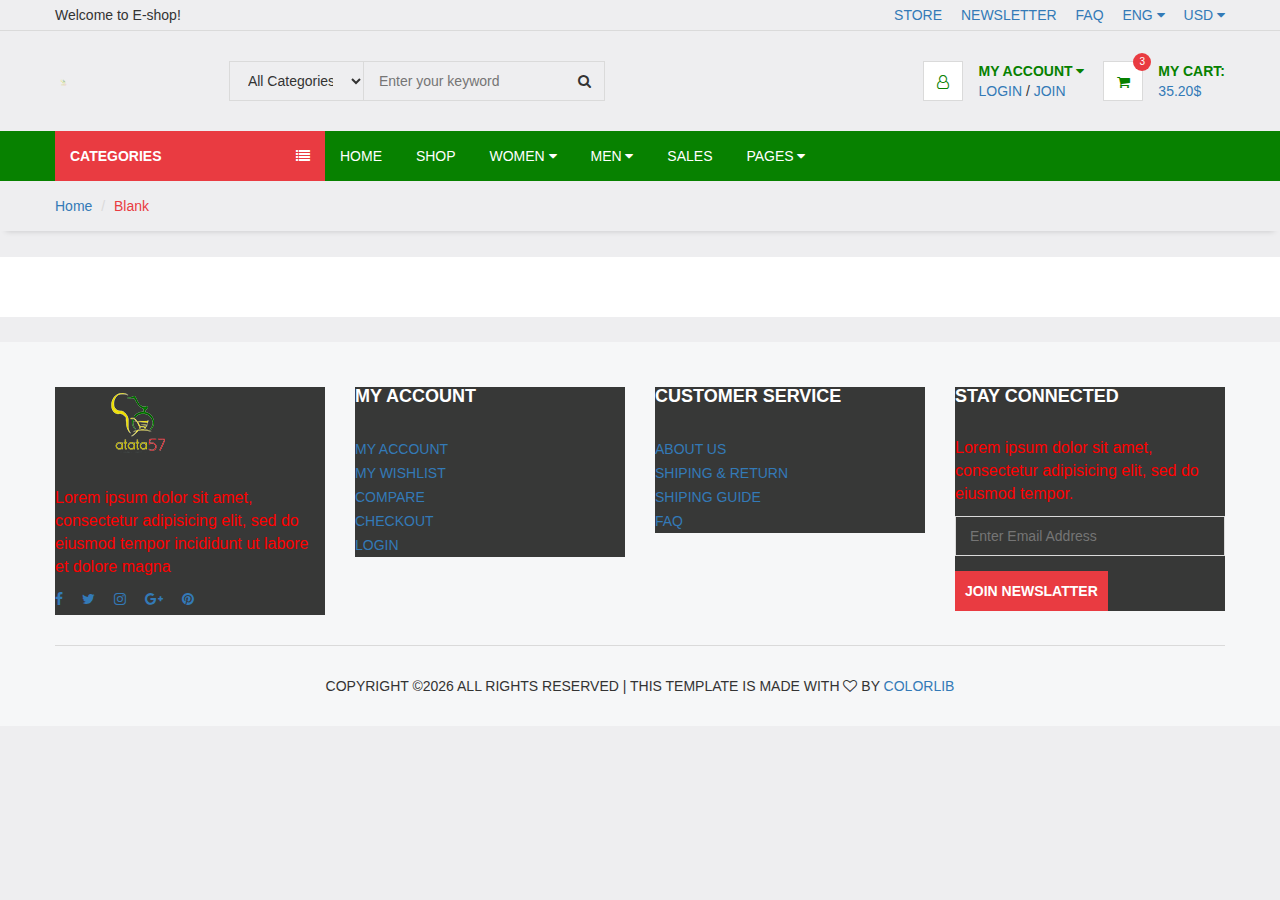
<file: blank.html>
<!DOCTYPE html>
<html lang="en">

<head>
	<meta charset="utf-8">
	<meta http-equiv="X-UA-Compatible" content="IE=edge">
	<meta name="viewport" content="width=device-width, initial-scale=1">
	<!-- The above 3 meta tags *must* come first in the head; any other head content must come *after* these tags -->

	<title>E-SHOP HTML Template</title>

	<!-- Google font -->
	<link href="https://fonts.googleapis.com/css?family=Hind:400,700" rel="stylesheet">

	<!-- Bootstrap -->
	<link type="text/css" rel="stylesheet" href="css/bootstrap.min.css" />

	<!-- Slick -->
	<link type="text/css" rel="stylesheet" href="css/slick.css" />
	<link type="text/css" rel="stylesheet" href="css/slick-theme.css" />

	<!-- nouislider -->
	<link type="text/css" rel="stylesheet" href="css/nouislider.min.css" />

	<!-- Font Awesome Icon -->
	<link rel="stylesheet" href="css/font-awesome.min.css">

	<!-- Custom stlylesheet -->
	<link type="text/css" rel="stylesheet" href="css/style.css" />

	<!-- HTML5 shim and Respond.js for IE8 support of HTML5 elements and media queries -->
	<!-- WARNING: Respond.js doesn't work if you view the page via file:// -->
	<!--[if lt IE 9]>
		  <script src="https://oss.maxcdn.com/html5shiv/3.7.3/html5shiv.min.js"></script>
		  <script src="https://oss.maxcdn.com/respond/1.4.2/respond.min.js"></script>
		<![endif]-->

</head>

<body>
	<!-- HEADER -->
	<header>
		<!-- top Header -->
		<div id="top-header">
			<div class="container">
				<div class="pull-left">
					<span>Welcome to E-shop!</span>
				</div>
				<div class="pull-right">
					<ul class="header-top-links">
						<li><a href="#">Store</a></li>
						<li><a href="#">Newsletter</a></li>
						<li><a href="#">FAQ</a></li>
						<li class="dropdown default-dropdown">
							<a class="dropdown-toggle" data-toggle="dropdown" aria-expanded="true">ENG <i class="fa fa-caret-down"></i></a>
							<ul class="custom-menu">
								<li><a href="#">English (ENG)</a></li>
								<li><a href="#">Russian (Ru)</a></li>
								<li><a href="#">French (FR)</a></li>
								<li><a href="#">Spanish (Es)</a></li>
							</ul>
						</li>
						<li class="dropdown default-dropdown">
							<a class="dropdown-toggle" data-toggle="dropdown" aria-expanded="true">USD <i class="fa fa-caret-down"></i></a>
							<ul class="custom-menu">
								<li><a href="#">USD ($)</a></li>
								<li><a href="#">EUR (€)</a></li>
							</ul>
						</li>
					</ul>
				</div>
			</div>
		</div>
		<!-- /top Header -->

		<!-- header -->
		<div id="header">
			<div class="container">
				<div class="pull-left">
					<!-- Logo -->
					<div class="header-logo">
						<a class="logo" href="#">
							<img src="./img/logo.png" alt="">
						</a>
					</div>
					<!-- /Logo -->

					<!-- Search -->
					<div class="header-search">
						<form>
							<input class="input search-input" type="text" placeholder="Enter your keyword">
							<select class="input search-categories">
								<option value="0">All Categories</option>
								<option value="1">Category 01</option>
								<option value="1">Category 02</option>
							</select>
							<button class="search-btn"><i class="fa fa-search"></i></button>
						</form>
					</div>
					<!-- /Search -->
				</div>
				<div class="pull-right">
					<ul class="header-btns">
						<!-- Account -->
						<li class="header-account dropdown default-dropdown">
							<div class="dropdown-toggle" role="button" data-toggle="dropdown" aria-expanded="true">
								<div class="header-btns-icon">
									<i class="fa fa-user-o"></i>
								</div>
								<strong class="text-uppercase">My Account <i class="fa fa-caret-down"></i></strong>
							</div>
							<a href="#" class="text-uppercase">Login</a> / <a href="#" class="text-uppercase">Join</a>
							<ul class="custom-menu">
								<li><a href="#"><i class="fa fa-user-o"></i> My Account</a></li>
								<li><a href="#"><i class="fa fa-heart-o"></i> My Wishlist</a></li>
								<li><a href="#"><i class="fa fa-exchange"></i> Compare</a></li>
								<li><a href="#"><i class="fa fa-check"></i> Checkout</a></li>
								<li><a href="#"><i class="fa fa-unlock-alt"></i> Login</a></li>
								<li><a href="#"><i class="fa fa-user-plus"></i> Create An Account</a></li>
							</ul>
						</li>
						<!-- /Account -->

						<!-- Cart -->
						<li class="header-cart dropdown default-dropdown">
							<a class="dropdown-toggle" data-toggle="dropdown" aria-expanded="true">
								<div class="header-btns-icon">
									<i class="fa fa-shopping-cart"></i>
									<span class="qty">3</span>
								</div>
								<strong class="text-uppercase">My Cart:</strong>
								<br>
								<span>35.20$</span>
							</a>
							<div class="custom-menu">
								<div id="shopping-cart">
									<div class="shopping-cart-list">
										<div class="product product-widget">
											<div class="product-thumb">
												<img src="./img/thumb-product01.jpg" alt="">
											</div>
											<div class="product-body">
												<h3 class="product-price">$32.50 <span class="qty">x3</span></h3>
												<h2 class="product-name"><a href="#">Product Name Goes Here</a></h2>
											</div>
											<button class="cancel-btn"><i class="fa fa-trash"></i></button>
										</div>
										<div class="product product-widget">
											<div class="product-thumb">
												<img src="./img/thumb-product01.jpg" alt="">
											</div>
											<div class="product-body">
												<h3 class="product-price">$32.50 <span class="qty">x3</span></h3>
												<h2 class="product-name"><a href="#">Product Name Goes Here</a></h2>
											</div>
											<button class="cancel-btn"><i class="fa fa-trash"></i></button>
										</div>
									</div>
									<div class="shopping-cart-btns">
										<button class="main-btn">View Cart</button>
										<button class="primary-btn">Checkout <i class="fa fa-arrow-circle-right"></i></button>
									</div>
								</div>
							</div>
						</li>
						<!-- /Cart -->

						<!-- Mobile nav toggle-->
						<li class="nav-toggle">
							<button class="nav-toggle-btn main-btn icon-btn"><i class="fa fa-bars"></i></button>
						</li>
						<!-- / Mobile nav toggle -->
					</ul>
				</div>
			</div>
			<!-- header -->
		</div>
		<!-- container -->
	</header>
	<!-- /HEADER -->

	<!-- NAVIGATION -->
	<div id="navigation">
		<!-- container -->
		<div class="container">
			<div id="responsive-nav">
				<!-- category nav -->
				<div class="category-nav show-on-click">
					<span class="category-header">Categories <i class="fa fa-list"></i></span>
					<ul class="category-list">
						<li class="dropdown side-dropdown">
							<a class="dropdown-toggle" data-toggle="dropdown" aria-expanded="true">Women’s Clothing <i class="fa fa-angle-right"></i></a>
							<div class="custom-menu">
								<div class="row">
									<div class="col-md-4">
										<ul class="list-links">
											<li>
												<h3 class="list-links-title">Categories</h3></li>
											<li><a href="#">Women’s Clothing</a></li>
											<li><a href="#">Men’s Clothing</a></li>
											<li><a href="#">Phones & Accessories</a></li>
											<li><a href="#">Jewelry & Watches</a></li>
											<li><a href="#">Bags & Shoes</a></li>
										</ul>
										<hr class="hidden-md hidden-lg">
									</div>
									<div class="col-md-4">
										<ul class="list-links">
											<li>
												<h3 class="list-links-title">Categories</h3></li>
											<li><a href="#">Women’s Clothing</a></li>
											<li><a href="#">Men’s Clothing</a></li>
											<li><a href="#">Phones & Accessories</a></li>
											<li><a href="#">Jewelry & Watches</a></li>
											<li><a href="#">Bags & Shoes</a></li>
										</ul>
										<hr class="hidden-md hidden-lg">
									</div>
									<div class="col-md-4">
										<ul class="list-links">
											<li>
												<h3 class="list-links-title">Categories</h3></li>
											<li><a href="#">Women’s Clothing</a></li>
											<li><a href="#">Men’s Clothing</a></li>
											<li><a href="#">Phones & Accessories</a></li>
											<li><a href="#">Jewelry & Watches</a></li>
											<li><a href="#">Bags & Shoes</a></li>
										</ul>
									</div>
								</div>
								<div class="row hidden-sm hidden-xs">
									<div class="col-md-12">
										<hr>
										<a class="banner banner-1" href="#">
											<img src="./img/banner05.jpg" alt="">
											<div class="banner-caption text-center">
												<h2 class="white-color">NEW COLLECTION</h2>
												<h3 class="white-color font-weak">HOT DEAL</h3>
											</div>
										</a>
									</div>
								</div>
							</div>
						</li>
						<li><a href="#">Men’s Clothing</a></li>
						<li class="dropdown side-dropdown"><a class="dropdown-toggle" data-toggle="dropdown" aria-expanded="true">Phones & Accessories <i class="fa fa-angle-right"></i></a>
							<div class="custom-menu">
								<div class="row">
									<div class="col-md-4">
										<ul class="list-links">
											<li>
												<h3 class="list-links-title">Categories</h3></li>
											<li><a href="#">Women’s Clothing</a></li>
											<li><a href="#">Men’s Clothing</a></li>
											<li><a href="#">Phones & Accessories</a></li>
											<li><a href="#">Jewelry & Watches</a></li>
											<li><a href="#">Bags & Shoes</a></li>
										</ul>
										<hr>
										<ul class="list-links">
											<li>
												<h3 class="list-links-title">Categories</h3></li>
											<li><a href="#">Women’s Clothing</a></li>
											<li><a href="#">Men’s Clothing</a></li>
											<li><a href="#">Phones & Accessories</a></li>
											<li><a href="#">Jewelry & Watches</a></li>
											<li><a href="#">Bags & Shoes</a></li>
										</ul>
										<hr class="hidden-md hidden-lg">
									</div>
									<div class="col-md-4">
										<ul class="list-links">
											<li>
												<h3 class="list-links-title">Categories</h3></li>
											<li><a href="#">Women’s Clothing</a></li>
											<li><a href="#">Men’s Clothing</a></li>
											<li><a href="#">Phones & Accessories</a></li>
											<li><a href="#">Jewelry & Watches</a></li>
											<li><a href="#">Bags & Shoes</a></li>
										</ul>
										<hr>
										<ul class="list-links">
											<li>
												<h3 class="list-links-title">Categories</h3></li>
											<li><a href="#">Women’s Clothing</a></li>
											<li><a href="#">Men’s Clothing</a></li>
											<li><a href="#">Phones & Accessories</a></li>
											<li><a href="#">Jewelry & Watches</a></li>
											<li><a href="#">Bags & Shoes</a></li>
										</ul>
									</div>
									<div class="col-md-4 hidden-sm hidden-xs">
										<a class="banner banner-2" href="#">
											<img src="./img/banner04.jpg" alt="">
											<div class="banner-caption">
												<h3 class="white-color">NEW<br>COLLECTION</h3>
											</div>
										</a>
									</div>
								</div>
							</div>
						</li>
						<li><a href="#">Computer & Office</a></li>
						<li><a href="#">Consumer Electronics</a></li>
						<li class="dropdown side-dropdown">
							<a class="dropdown-toggle" data-toggle="dropdown" aria-expanded="true">Jewelry & Watches <i class="fa fa-angle-right"></i></a>
							<div class="custom-menu">
								<div class="row">
									<div class="col-md-4">
										<ul class="list-links">
											<li>
												<h3 class="list-links-title">Categories</h3></li>
											<li><a href="#">Women’s Clothing</a></li>
											<li><a href="#">Men’s Clothing</a></li>
											<li><a href="#">Phones & Accessories</a></li>
											<li><a href="#">Jewelry & Watches</a></li>
											<li><a href="#">Bags & Shoes</a></li>
										</ul>
										<hr>
										<ul class="list-links">
											<li>
												<h3 class="list-links-title">Categories</h3></li>
											<li><a href="#">Women’s Clothing</a></li>
											<li><a href="#">Men’s Clothing</a></li>
											<li><a href="#">Phones & Accessories</a></li>
											<li><a href="#">Jewelry & Watches</a></li>
											<li><a href="#">Bags & Shoes</a></li>
										</ul>
										<hr class="hidden-md hidden-lg">
									</div>
									<div class="col-md-4">
										<ul class="list-links">
											<li>
												<h3 class="list-links-title">Categories</h3></li>
											<li><a href="#">Women’s Clothing</a></li>
											<li><a href="#">Men’s Clothing</a></li>
											<li><a href="#">Phones & Accessories</a></li>
											<li><a href="#">Jewelry & Watches</a></li>
											<li><a href="#">Bags & Shoes</a></li>
										</ul>
										<hr>
										<ul class="list-links">
											<li>
												<h3 class="list-links-title">Categories</h3></li>
											<li><a href="#">Women’s Clothing</a></li>
											<li><a href="#">Men’s Clothing</a></li>
											<li><a href="#">Phones & Accessories</a></li>
											<li><a href="#">Jewelry & Watches</a></li>
											<li><a href="#">Bags & Shoes</a></li>
										</ul>
										<hr class="hidden-md hidden-lg">
									</div>
									<div class="col-md-4">
										<ul class="list-links">
											<li>
												<h3 class="list-links-title">Categories</h3></li>
											<li><a href="#">Women’s Clothing</a></li>
											<li><a href="#">Men’s Clothing</a></li>
											<li><a href="#">Phones & Accessories</a></li>
											<li><a href="#">Jewelry & Watches</a></li>
											<li><a href="#">Bags & Shoes</a></li>
										</ul>
										<hr>
										<ul class="list-links">
											<li>
												<h3 class="list-links-title">Categories</h3></li>
											<li><a href="#">Women’s Clothing</a></li>
											<li><a href="#">Men’s Clothing</a></li>
											<li><a href="#">Phones & Accessories</a></li>
											<li><a href="#">Jewelry & Watches</a></li>
											<li><a href="#">Bags & Shoes</a></li>
										</ul>
									</div>
								</div>
							</div>
						</li>
						<li><a href="#">Bags & Shoes</a></li>
						<li><a href="#">View All</a></li>
					</ul>
				</div>
				<!-- /category nav -->

				<!-- menu nav -->
				<div class="menu-nav">
					<span class="menu-header">Menu <i class="fa fa-bars"></i></span>
					<ul class="menu-list">
						<li><a href="#">Home</a></li>
						<li><a href="#">Shop</a></li>
						<li class="dropdown mega-dropdown"><a class="dropdown-toggle" data-toggle="dropdown" aria-expanded="true">Women <i class="fa fa-caret-down"></i></a>
							<div class="custom-menu">
								<div class="row">
									<div class="col-md-4">
										<ul class="list-links">
											<li>
												<h3 class="list-links-title">Categories</h3></li>
											<li><a href="#">Women’s Clothing</a></li>
											<li><a href="#">Men’s Clothing</a></li>
											<li><a href="#">Phones & Accessories</a></li>
											<li><a href="#">Jewelry & Watches</a></li>
											<li><a href="#">Bags & Shoes</a></li>
										</ul>
										<hr class="hidden-md hidden-lg">
									</div>
									<div class="col-md-4">
										<ul class="list-links">
											<li>
												<h3 class="list-links-title">Categories</h3></li>
											<li><a href="#">Women’s Clothing</a></li>
											<li><a href="#">Men’s Clothing</a></li>
											<li><a href="#">Phones & Accessories</a></li>
											<li><a href="#">Jewelry & Watches</a></li>
											<li><a href="#">Bags & Shoes</a></li>
										</ul>
										<hr class="hidden-md hidden-lg">
									</div>
									<div class="col-md-4">
										<ul class="list-links">
											<li>
												<h3 class="list-links-title">Categories</h3></li>
											<li><a href="#">Women’s Clothing</a></li>
											<li><a href="#">Men’s Clothing</a></li>
											<li><a href="#">Phones & Accessories</a></li>
											<li><a href="#">Jewelry & Watches</a></li>
											<li><a href="#">Bags & Shoes</a></li>
										</ul>
									</div>
								</div>
								<div class="row hidden-sm hidden-xs">
									<div class="col-md-12">
										<hr>
										<a class="banner banner-1" href="#">
											<img src="./img/banner05.jpg" alt="">
											<div class="banner-caption text-center">
												<h2 class="white-color">NEW COLLECTION</h2>
												<h3 class="white-color font-weak">HOT DEAL</h3>
											</div>
										</a>
									</div>
								</div>
							</div>
						</li>
						<li class="dropdown mega-dropdown full-width"><a class="dropdown-toggle" data-toggle="dropdown" aria-expanded="true">Men <i class="fa fa-caret-down"></i></a>
							<div class="custom-menu">
								<div class="row">
									<div class="col-md-3">
										<div class="hidden-sm hidden-xs">
											<a class="banner banner-1" href="#">
												<img src="./img/banner06.jpg" alt="">
												<div class="banner-caption text-center">
													<h3 class="white-color text-uppercase">Women’s</h3>
												</div>
											</a>
											<hr>
										</div>
										<ul class="list-links">
											<li>
												<h3 class="list-links-title">Categories</h3></li>
											<li><a href="#">Women’s Clothing</a></li>
											<li><a href="#">Men’s Clothing</a></li>
											<li><a href="#">Phones & Accessories</a></li>
											<li><a href="#">Jewelry & Watches</a></li>
											<li><a href="#">Bags & Shoes</a></li>
										</ul>
									</div>
									<div class="col-md-3">
										<div class="hidden-sm hidden-xs">
											<a class="banner banner-1" href="#">
												<img src="./img/banner07.jpg" alt="">
												<div class="banner-caption text-center">
													<h3 class="white-color text-uppercase">Men’s</h3>
												</div>
											</a>
										</div>
										<hr>
										<ul class="list-links">
											<li>
												<h3 class="list-links-title">Categories</h3></li>
											<li><a href="#">Women’s Clothing</a></li>
											<li><a href="#">Men’s Clothing</a></li>
											<li><a href="#">Phones & Accessories</a></li>
											<li><a href="#">Jewelry & Watches</a></li>
											<li><a href="#">Bags & Shoes</a></li>
										</ul>
									</div>
									<div class="col-md-3">
										<div class="hidden-sm hidden-xs">
											<a class="banner banner-1" href="#">
												<img src="./img/banner08.jpg" alt="">
												<div class="banner-caption text-center">
													<h3 class="white-color text-uppercase">Accessories</h3>
												</div>
											</a>
										</div>
										<hr>
										<ul class="list-links">
											<li>
												<h3 class="list-links-title">Categories</h3></li>
											<li><a href="#">Women’s Clothing</a></li>
											<li><a href="#">Men’s Clothing</a></li>
											<li><a href="#">Phones & Accessories</a></li>
											<li><a href="#">Jewelry & Watches</a></li>
											<li><a href="#">Bags & Shoes</a></li>
										</ul>
									</div>
									<div class="col-md-3">
										<div class="hidden-sm hidden-xs">
											<a class="banner banner-1" href="#">
												<img src="./img/banner09.jpg" alt="">
												<div class="banner-caption text-center">
													<h3 class="white-color text-uppercase">Bags</h3>
												</div>
											</a>
										</div>
										<hr>
										<ul class="list-links">
											<li>
												<h3 class="list-links-title">Categories</h3></li>
											<li><a href="#">Women’s Clothing</a></li>
											<li><a href="#">Men’s Clothing</a></li>
											<li><a href="#">Phones & Accessories</a></li>
											<li><a href="#">Jewelry & Watches</a></li>
											<li><a href="#">Bags & Shoes</a></li>
										</ul>
									</div>
								</div>
							</div>
						</li>
						<li><a href="#">Sales</a></li>
						<li class="dropdown default-dropdown"><a class="dropdown-toggle" data-toggle="dropdown" aria-expanded="true">Pages <i class="fa fa-caret-down"></i></a>
							<ul class="custom-menu">
								<li><a href="index.html">Home</a></li>
								<li><a href="products.html">Products</a></li>
								<li><a href="product-page.html">Product Details</a></li>
								<li><a href="checkout.html">Checkout</a></li>
							</ul>
						</li>
					</ul>
				</div>
				<!-- menu nav -->
			</div>
		</div>
		<!-- /container -->
	</div>
	<!-- /NAVIGATION -->

	<!-- BREADCRUMB -->
	<div id="breadcrumb">
		<div class="container">
			<ul class="breadcrumb">
				<li><a href="#">Home</a></li>
				<li class="active">Blank</li>
			</ul>
		</div>
	</div>
	<!-- /BREADCRUMB -->

	<!-- section -->
	<div class="section">
		<!-- container -->
		<div class="container">
			<!-- row -->
			<div class="row">
			</div>
			<!-- /row -->
		</div>
		<!-- /container -->
	</div>
	<!-- /section -->

	<!-- FOOTER -->
	<footer id="footer" class="section section-grey">
		<!-- container -->
		<div class="container">
			<!-- row -->
			<div class="row">
				<!-- footer widget -->
				<div class="col-md-3 col-sm-6 col-xs-6">
					<div class="footer">
						<!-- footer logo -->
						<div class="footer-logo">
							<a class="logo" href="#">
		            <img src="./img/logo.png" alt="">
		          </a>
						</div>
						<!-- /footer logo -->

						<p>Lorem ipsum dolor sit amet, consectetur adipisicing elit, sed do eiusmod tempor incididunt ut labore et dolore magna</p>

						<!-- footer social -->
						<ul class="footer-social">
							<li><a href="#"><i class="fa fa-facebook"></i></a></li>
							<li><a href="#"><i class="fa fa-twitter"></i></a></li>
							<li><a href="#"><i class="fa fa-instagram"></i></a></li>
							<li><a href="#"><i class="fa fa-google-plus"></i></a></li>
							<li><a href="#"><i class="fa fa-pinterest"></i></a></li>
						</ul>
						<!-- /footer social -->
					</div>
				</div>
				<!-- /footer widget -->

				<!-- footer widget -->
				<div class="col-md-3 col-sm-6 col-xs-6">
					<div class="footer">
						<h3 class="footer-header">My Account</h3>
						<ul class="list-links">
							<li><a href="#">My Account</a></li>
							<li><a href="#">My Wishlist</a></li>
							<li><a href="#">Compare</a></li>
							<li><a href="#">Checkout</a></li>
							<li><a href="#">Login</a></li>
						</ul>
					</div>
				</div>
				<!-- /footer widget -->

				<div class="clearfix visible-sm visible-xs"></div>

				<!-- footer widget -->
				<div class="col-md-3 col-sm-6 col-xs-6">
					<div class="footer">
						<h3 class="footer-header">Customer Service</h3>
						<ul class="list-links">
							<li><a href="#">About Us</a></li>
							<li><a href="#">Shiping & Return</a></li>
							<li><a href="#">Shiping Guide</a></li>
							<li><a href="#">FAQ</a></li>
						</ul>
					</div>
				</div>
				<!-- /footer widget -->

				<!-- footer subscribe -->
				<div class="col-md-3 col-sm-6 col-xs-6">
					<div class="footer">
						<h3 class="footer-header">Stay Connected</h3>
						<p>Lorem ipsum dolor sit amet, consectetur adipisicing elit, sed do eiusmod tempor.</p>
						<form>
							<div class="form-group">
								<input class="input" placeholder="Enter Email Address">
							</div>
							<button class="primary-btn">Join Newslatter</button>
						</form>
					</div>
				</div>
				<!-- /footer subscribe -->
			</div>
			<!-- /row -->
			<hr>
			<!-- row -->
			<div class="row">
				<div class="col-md-8 col-md-offset-2 text-center">
					<!-- footer copyright -->
					<div class="footer-copyright">
						<!-- Link back to Colorlib can't be removed. Template is licensed under CC BY 3.0. -->
						Copyright &copy;<script>document.write(new Date().getFullYear());</script> All rights reserved | This template is made with <i class="fa fa-heart-o" aria-hidden="true"></i> by <a href="https://colorlib.com" target="_blank">Colorlib</a>
						<!-- Link back to Colorlib can't be removed. Template is licensed under CC BY 3.0. -->
					</div>
					<!-- /footer copyright -->
				</div>
			</div>
			<!-- /row -->
		</div>
		<!-- /container -->
	</footer>
	<!-- /FOOTER -->

	<!-- jQuery Plugins -->
	<script src="js/jquery.min.js"></script>
	<script src="js/bootstrap.min.js"></script>
	<script src="js/slick.min.js"></script>
	<script src="js/nouislider.min.js"></script>
	<script src="js/jquery.zoom.min.js"></script>
	<script src="js/main.js"></script>

</body>

</html>
</file>
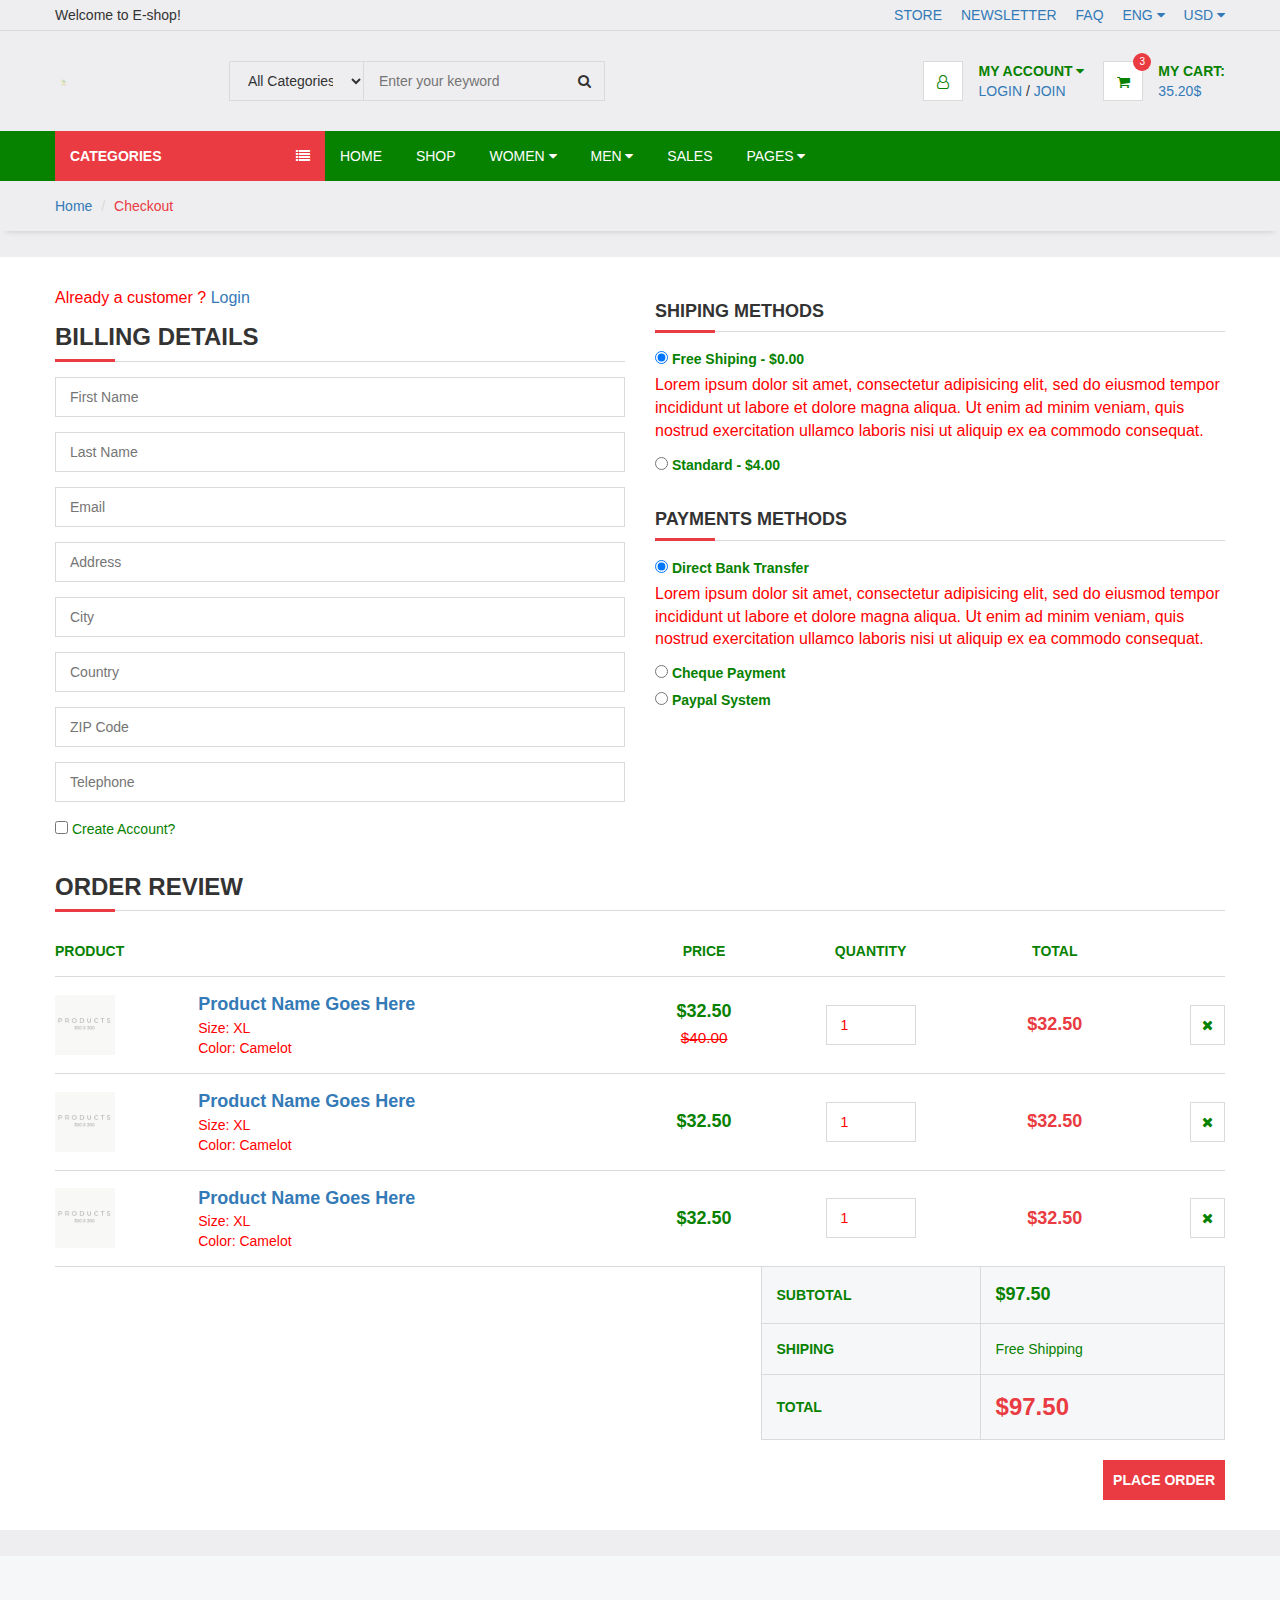
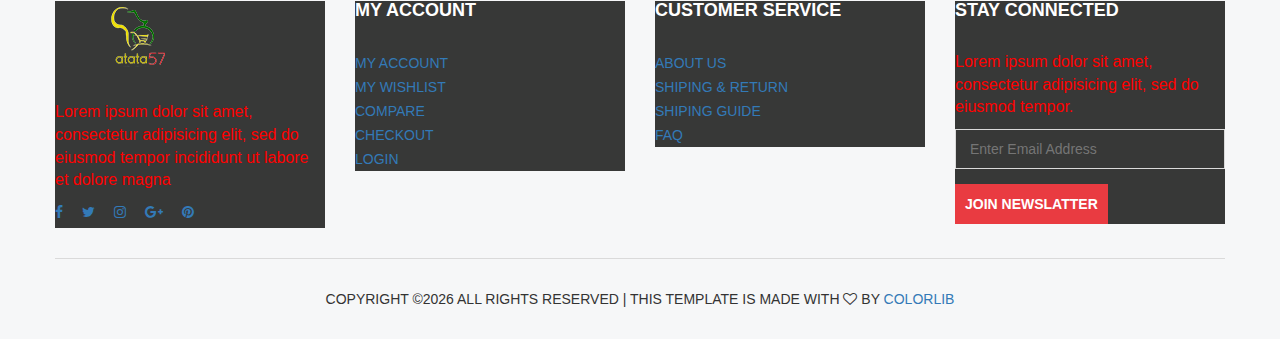
<file: checkout.html>
<!DOCTYPE html>
<html lang="en">

<head>
	<meta charset="utf-8">
	<meta http-equiv="X-UA-Compatible" content="IE=edge">
	<meta name="viewport" content="width=device-width, initial-scale=1">
	<!-- The above 3 meta tags *must* come first in the head; any other head content must come *after* these tags -->

	<title>E-SHOP HTML Template</title>

	<!-- Google font -->
	<link href="https://fonts.googleapis.com/css?family=Hind:400,700" rel="stylesheet">

	<!-- Bootstrap -->
	<link type="text/css" rel="stylesheet" href="css/bootstrap.min.css" />

	<!-- Slick -->
	<link type="text/css" rel="stylesheet" href="css/slick.css" />
	<link type="text/css" rel="stylesheet" href="css/slick-theme.css" />

	<!-- nouislider -->
	<link type="text/css" rel="stylesheet" href="css/nouislider.min.css" />

	<!-- Font Awesome Icon -->
	<link rel="stylesheet" href="css/font-awesome.min.css">

	<!-- Custom stlylesheet -->
	<link type="text/css" rel="stylesheet" href="css/style.css" />

	<!-- HTML5 shim and Respond.js for IE8 support of HTML5 elements and media queries -->
	<!-- WARNING: Respond.js doesn't work if you view the page via file:// -->
	<!--[if lt IE 9]>
		  <script src="https://oss.maxcdn.com/html5shiv/3.7.3/html5shiv.min.js"></script>
		  <script src="https://oss.maxcdn.com/respond/1.4.2/respond.min.js"></script>
		<![endif]-->

</head>

<body>
	<!-- HEADER -->
	<header>
		<!-- top Header -->
		<div id="top-header">
			<div class="container">
				<div class="pull-left">
					<span>Welcome to E-shop!</span>
				</div>
				<div class="pull-right">
					<ul class="header-top-links">
						<li><a href="#">Store</a></li>
						<li><a href="#">Newsletter</a></li>
						<li><a href="#">FAQ</a></li>
						<li class="dropdown default-dropdown">
							<a class="dropdown-toggle" data-toggle="dropdown" aria-expanded="true">ENG <i class="fa fa-caret-down"></i></a>
							<ul class="custom-menu">
								<li><a href="#">English (ENG)</a></li>
								<li><a href="#">Russian (Ru)</a></li>
								<li><a href="#">French (FR)</a></li>
								<li><a href="#">Spanish (Es)</a></li>
							</ul>
						</li>
						<li class="dropdown default-dropdown">
							<a class="dropdown-toggle" data-toggle="dropdown" aria-expanded="true">USD <i class="fa fa-caret-down"></i></a>
							<ul class="custom-menu">
								<li><a href="#">USD ($)</a></li>
								<li><a href="#">EUR (€)</a></li>
							</ul>
						</li>
					</ul>
				</div>
			</div>
		</div>
		<!-- /top Header -->

		<!-- header -->
		<div id="header">
			<div class="container">
				<div class="pull-left">
					<!-- Logo -->
					<div class="header-logo">
						<a class="logo" href="#">
							<img src="./img/logo.png" alt="">
						</a>
					</div>
					<!-- /Logo -->

					<!-- Search -->
					<div class="header-search">
						<form>
							<input class="input search-input" type="text" placeholder="Enter your keyword">
							<select class="input search-categories">
								<option value="0">All Categories</option>
								<option value="1">Category 01</option>
								<option value="1">Category 02</option>
							</select>
							<button class="search-btn"><i class="fa fa-search"></i></button>
						</form>
					</div>
					<!-- /Search -->
				</div>
				<div class="pull-right">
					<ul class="header-btns">
						<!-- Account -->
						<li class="header-account dropdown default-dropdown">
							<div class="dropdown-toggle" role="button" data-toggle="dropdown" aria-expanded="true">
								<div class="header-btns-icon">
									<i class="fa fa-user-o"></i>
								</div>
								<strong class="text-uppercase">My Account <i class="fa fa-caret-down"></i></strong>
							</div>
							<a href="#" class="text-uppercase">Login</a> / <a href="#" class="text-uppercase">Join</a>
							<ul class="custom-menu">
								<li><a href="#"><i class="fa fa-user-o"></i> My Account</a></li>
								<li><a href="#"><i class="fa fa-heart-o"></i> My Wishlist</a></li>
								<li><a href="#"><i class="fa fa-exchange"></i> Compare</a></li>
								<li><a href="#"><i class="fa fa-check"></i> Checkout</a></li>
								<li><a href="#"><i class="fa fa-unlock-alt"></i> Login</a></li>
								<li><a href="#"><i class="fa fa-user-plus"></i> Create An Account</a></li>
							</ul>
						</li>
						<!-- /Account -->

						<!-- Cart -->
						<li class="header-cart dropdown default-dropdown">
							<a class="dropdown-toggle" data-toggle="dropdown" aria-expanded="true">
								<div class="header-btns-icon">
									<i class="fa fa-shopping-cart"></i>
									<span class="qty">3</span>
								</div>
								<strong class="text-uppercase">My Cart:</strong>
								<br>
								<span>35.20$</span>
							</a>
							<div class="custom-menu">
								<div id="shopping-cart">
									<div class="shopping-cart-list">
										<div class="product product-widget">
											<div class="product-thumb">
												<img src="./img/thumb-product01.jpg" alt="">
											</div>
											<div class="product-body">
												<h3 class="product-price">$32.50 <span class="qty">x3</span></h3>
												<h2 class="product-name"><a href="#">Product Name Goes Here</a></h2>
											</div>
											<button class="cancel-btn"><i class="fa fa-trash"></i></button>
										</div>
										<div class="product product-widget">
											<div class="product-thumb">
												<img src="./img/thumb-product01.jpg" alt="">
											</div>
											<div class="product-body">
												<h3 class="product-price">$32.50 <span class="qty">x3</span></h3>
												<h2 class="product-name"><a href="#">Product Name Goes Here</a></h2>
											</div>
											<button class="cancel-btn"><i class="fa fa-trash"></i></button>
										</div>
									</div>
									<div class="shopping-cart-btns">
										<button class="main-btn">View Cart</button>
										<button class="primary-btn">Checkout <i class="fa fa-arrow-circle-right"></i></button>
									</div>
								</div>
							</div>
						</li>
						<!-- /Cart -->

						<!-- Mobile nav toggle-->
						<li class="nav-toggle">
							<button class="nav-toggle-btn main-btn icon-btn"><i class="fa fa-bars"></i></button>
						</li>
						<!-- / Mobile nav toggle -->
					</ul>
				</div>
			</div>
			<!-- header -->
		</div>
		<!-- container -->
	</header>
	<!-- /HEADER -->

	<!-- NAVIGATION -->
	<div id="navigation">
		<!-- container -->
		<div class="container">
			<div id="responsive-nav">
				<!-- category nav -->
				<div class="category-nav show-on-click">
					<span class="category-header">Categories <i class="fa fa-list"></i></span>
					<ul class="category-list">
						<li class="dropdown side-dropdown">
							<a class="dropdown-toggle" data-toggle="dropdown" aria-expanded="true">Women’s Clothing <i class="fa fa-angle-right"></i></a>
							<div class="custom-menu">
								<div class="row">
									<div class="col-md-4">
										<ul class="list-links">
											<li>
												<h3 class="list-links-title">Categories</h3></li>
											<li><a href="#">Women’s Clothing</a></li>
											<li><a href="#">Men’s Clothing</a></li>
											<li><a href="#">Phones & Accessories</a></li>
											<li><a href="#">Jewelry & Watches</a></li>
											<li><a href="#">Bags & Shoes</a></li>
										</ul>
										<hr class="hidden-md hidden-lg">
									</div>
									<div class="col-md-4">
										<ul class="list-links">
											<li>
												<h3 class="list-links-title">Categories</h3></li>
											<li><a href="#">Women’s Clothing</a></li>
											<li><a href="#">Men’s Clothing</a></li>
											<li><a href="#">Phones & Accessories</a></li>
											<li><a href="#">Jewelry & Watches</a></li>
											<li><a href="#">Bags & Shoes</a></li>
										</ul>
										<hr class="hidden-md hidden-lg">
									</div>
									<div class="col-md-4">
										<ul class="list-links">
											<li>
												<h3 class="list-links-title">Categories</h3></li>
											<li><a href="#">Women’s Clothing</a></li>
											<li><a href="#">Men’s Clothing</a></li>
											<li><a href="#">Phones & Accessories</a></li>
											<li><a href="#">Jewelry & Watches</a></li>
											<li><a href="#">Bags & Shoes</a></li>
										</ul>
									</div>
								</div>
								<div class="row hidden-sm hidden-xs">
									<div class="col-md-12">
										<hr>
										<a class="banner banner-1" href="#">
											<img src="./img/banner05.jpg" alt="">
											<div class="banner-caption text-center">
												<h2 class="white-color">NEW COLLECTION</h2>
												<h3 class="white-color font-weak">HOT DEAL</h3>
											</div>
										</a>
									</div>
								</div>
							</div>
						</li>
						<li><a href="#">Men’s Clothing</a></li>
						<li class="dropdown side-dropdown"><a class="dropdown-toggle" data-toggle="dropdown" aria-expanded="true">Phones & Accessories <i class="fa fa-angle-right"></i></a>
							<div class="custom-menu">
								<div class="row">
									<div class="col-md-4">
										<ul class="list-links">
											<li>
												<h3 class="list-links-title">Categories</h3></li>
											<li><a href="#">Women’s Clothing</a></li>
											<li><a href="#">Men’s Clothing</a></li>
											<li><a href="#">Phones & Accessories</a></li>
											<li><a href="#">Jewelry & Watches</a></li>
											<li><a href="#">Bags & Shoes</a></li>
										</ul>
										<hr>
										<ul class="list-links">
											<li>
												<h3 class="list-links-title">Categories</h3></li>
											<li><a href="#">Women’s Clothing</a></li>
											<li><a href="#">Men’s Clothing</a></li>
											<li><a href="#">Phones & Accessories</a></li>
											<li><a href="#">Jewelry & Watches</a></li>
											<li><a href="#">Bags & Shoes</a></li>
										</ul>
										<hr class="hidden-md hidden-lg">
									</div>
									<div class="col-md-4">
										<ul class="list-links">
											<li>
												<h3 class="list-links-title">Categories</h3></li>
											<li><a href="#">Women’s Clothing</a></li>
											<li><a href="#">Men’s Clothing</a></li>
											<li><a href="#">Phones & Accessories</a></li>
											<li><a href="#">Jewelry & Watches</a></li>
											<li><a href="#">Bags & Shoes</a></li>
										</ul>
										<hr>
										<ul class="list-links">
											<li>
												<h3 class="list-links-title">Categories</h3></li>
											<li><a href="#">Women’s Clothing</a></li>
											<li><a href="#">Men’s Clothing</a></li>
											<li><a href="#">Phones & Accessories</a></li>
											<li><a href="#">Jewelry & Watches</a></li>
											<li><a href="#">Bags & Shoes</a></li>
										</ul>
									</div>
									<div class="col-md-4 hidden-sm hidden-xs">
										<a class="banner banner-2" href="#">
											<img src="./img/banner04.jpg" alt="">
											<div class="banner-caption">
												<h3 class="white-color">NEW<br>COLLECTION</h3>
											</div>
										</a>
									</div>
								</div>
							</div>
						</li>
						<li><a href="#">Computer & Office</a></li>
						<li><a href="#">Consumer Electronics</a></li>
						<li class="dropdown side-dropdown">
							<a class="dropdown-toggle" data-toggle="dropdown" aria-expanded="true">Jewelry & Watches <i class="fa fa-angle-right"></i></a>
							<div class="custom-menu">
								<div class="row">
									<div class="col-md-4">
										<ul class="list-links">
											<li>
												<h3 class="list-links-title">Categories</h3></li>
											<li><a href="#">Women’s Clothing</a></li>
											<li><a href="#">Men’s Clothing</a></li>
											<li><a href="#">Phones & Accessories</a></li>
											<li><a href="#">Jewelry & Watches</a></li>
											<li><a href="#">Bags & Shoes</a></li>
										</ul>
										<hr>
										<ul class="list-links">
											<li>
												<h3 class="list-links-title">Categories</h3></li>
											<li><a href="#">Women’s Clothing</a></li>
											<li><a href="#">Men’s Clothing</a></li>
											<li><a href="#">Phones & Accessories</a></li>
											<li><a href="#">Jewelry & Watches</a></li>
											<li><a href="#">Bags & Shoes</a></li>
										</ul>
										<hr class="hidden-md hidden-lg">
									</div>
									<div class="col-md-4">
										<ul class="list-links">
											<li>
												<h3 class="list-links-title">Categories</h3></li>
											<li><a href="#">Women’s Clothing</a></li>
											<li><a href="#">Men’s Clothing</a></li>
											<li><a href="#">Phones & Accessories</a></li>
											<li><a href="#">Jewelry & Watches</a></li>
											<li><a href="#">Bags & Shoes</a></li>
										</ul>
										<hr>
										<ul class="list-links">
											<li>
												<h3 class="list-links-title">Categories</h3></li>
											<li><a href="#">Women’s Clothing</a></li>
											<li><a href="#">Men’s Clothing</a></li>
											<li><a href="#">Phones & Accessories</a></li>
											<li><a href="#">Jewelry & Watches</a></li>
											<li><a href="#">Bags & Shoes</a></li>
										</ul>
										<hr class="hidden-md hidden-lg">
									</div>
									<div class="col-md-4">
										<ul class="list-links">
											<li>
												<h3 class="list-links-title">Categories</h3></li>
											<li><a href="#">Women’s Clothing</a></li>
											<li><a href="#">Men’s Clothing</a></li>
											<li><a href="#">Phones & Accessories</a></li>
											<li><a href="#">Jewelry & Watches</a></li>
											<li><a href="#">Bags & Shoes</a></li>
										</ul>
										<hr>
										<ul class="list-links">
											<li>
												<h3 class="list-links-title">Categories</h3></li>
											<li><a href="#">Women’s Clothing</a></li>
											<li><a href="#">Men’s Clothing</a></li>
											<li><a href="#">Phones & Accessories</a></li>
											<li><a href="#">Jewelry & Watches</a></li>
											<li><a href="#">Bags & Shoes</a></li>
										</ul>
									</div>
								</div>
							</div>
						</li>
						<li><a href="#">Bags & Shoes</a></li>
						<li><a href="#">View All</a></li>
					</ul>
				</div>
				<!-- /category nav -->

				<!-- menu nav -->
				<div class="menu-nav">
					<span class="menu-header">Menu <i class="fa fa-bars"></i></span>
					<ul class="menu-list">
						<li><a href="#">Home</a></li>
						<li><a href="#">Shop</a></li>
						<li class="dropdown mega-dropdown"><a class="dropdown-toggle" data-toggle="dropdown" aria-expanded="true">Women <i class="fa fa-caret-down"></i></a>
							<div class="custom-menu">
								<div class="row">
									<div class="col-md-4">
										<ul class="list-links">
											<li>
												<h3 class="list-links-title">Categories</h3></li>
											<li><a href="#">Women’s Clothing</a></li>
											<li><a href="#">Men’s Clothing</a></li>
											<li><a href="#">Phones & Accessories</a></li>
											<li><a href="#">Jewelry & Watches</a></li>
											<li><a href="#">Bags & Shoes</a></li>
										</ul>
										<hr class="hidden-md hidden-lg">
									</div>
									<div class="col-md-4">
										<ul class="list-links">
											<li>
												<h3 class="list-links-title">Categories</h3></li>
											<li><a href="#">Women’s Clothing</a></li>
											<li><a href="#">Men’s Clothing</a></li>
											<li><a href="#">Phones & Accessories</a></li>
											<li><a href="#">Jewelry & Watches</a></li>
											<li><a href="#">Bags & Shoes</a></li>
										</ul>
										<hr class="hidden-md hidden-lg">
									</div>
									<div class="col-md-4">
										<ul class="list-links">
											<li>
												<h3 class="list-links-title">Categories</h3></li>
											<li><a href="#">Women’s Clothing</a></li>
											<li><a href="#">Men’s Clothing</a></li>
											<li><a href="#">Phones & Accessories</a></li>
											<li><a href="#">Jewelry & Watches</a></li>
											<li><a href="#">Bags & Shoes</a></li>
										</ul>
									</div>
								</div>
								<div class="row hidden-sm hidden-xs">
									<div class="col-md-12">
										<hr>
										<a class="banner banner-1" href="#">
											<img src="./img/banner05.jpg" alt="">
											<div class="banner-caption text-center">
												<h2 class="white-color">NEW COLLECTION</h2>
												<h3 class="white-color font-weak">HOT DEAL</h3>
											</div>
										</a>
									</div>
								</div>
							</div>
						</li>
						<li class="dropdown mega-dropdown full-width"><a class="dropdown-toggle" data-toggle="dropdown" aria-expanded="true">Men <i class="fa fa-caret-down"></i></a>
							<div class="custom-menu">
								<div class="row">
									<div class="col-md-3">
										<div class="hidden-sm hidden-xs">
											<a class="banner banner-1" href="#">
												<img src="./img/banner06.jpg" alt="">
												<div class="banner-caption text-center">
													<h3 class="white-color text-uppercase">Women’s</h3>
												</div>
											</a>
											<hr>
										</div>
										<ul class="list-links">
											<li>
												<h3 class="list-links-title">Categories</h3></li>
											<li><a href="#">Women’s Clothing</a></li>
											<li><a href="#">Men’s Clothing</a></li>
											<li><a href="#">Phones & Accessories</a></li>
											<li><a href="#">Jewelry & Watches</a></li>
											<li><a href="#">Bags & Shoes</a></li>
										</ul>
									</div>
									<div class="col-md-3">
										<div class="hidden-sm hidden-xs">
											<a class="banner banner-1" href="#">
												<img src="./img/banner07.jpg" alt="">
												<div class="banner-caption text-center">
													<h3 class="white-color text-uppercase">Men’s</h3>
												</div>
											</a>
										</div>
										<hr>
										<ul class="list-links">
											<li>
												<h3 class="list-links-title">Categories</h3></li>
											<li><a href="#">Women’s Clothing</a></li>
											<li><a href="#">Men’s Clothing</a></li>
											<li><a href="#">Phones & Accessories</a></li>
											<li><a href="#">Jewelry & Watches</a></li>
											<li><a href="#">Bags & Shoes</a></li>
										</ul>
									</div>
									<div class="col-md-3">
										<div class="hidden-sm hidden-xs">
											<a class="banner banner-1" href="#">
												<img src="./img/banner08.jpg" alt="">
												<div class="banner-caption text-center">
													<h3 class="white-color text-uppercase">Accessories</h3>
												</div>
											</a>
										</div>
										<hr>
										<ul class="list-links">
											<li>
												<h3 class="list-links-title">Categories</h3></li>
											<li><a href="#">Women’s Clothing</a></li>
											<li><a href="#">Men’s Clothing</a></li>
											<li><a href="#">Phones & Accessories</a></li>
											<li><a href="#">Jewelry & Watches</a></li>
											<li><a href="#">Bags & Shoes</a></li>
										</ul>
									</div>
									<div class="col-md-3">
										<div class="hidden-sm hidden-xs">
											<a class="banner banner-1" href="#">
												<img src="./img/banner09.jpg" alt="">
												<div class="banner-caption text-center">
													<h3 class="white-color text-uppercase">Bags</h3>
												</div>
											</a>
										</div>
										<hr>
										<ul class="list-links">
											<li>
												<h3 class="list-links-title">Categories</h3></li>
											<li><a href="#">Women’s Clothing</a></li>
											<li><a href="#">Men’s Clothing</a></li>
											<li><a href="#">Phones & Accessories</a></li>
											<li><a href="#">Jewelry & Watches</a></li>
											<li><a href="#">Bags & Shoes</a></li>
										</ul>
									</div>
								</div>
							</div>
						</li>
						<li><a href="#">Sales</a></li>
						<li class="dropdown default-dropdown"><a class="dropdown-toggle" data-toggle="dropdown" aria-expanded="true">Pages <i class="fa fa-caret-down"></i></a>
							<ul class="custom-menu">
								<li><a href="index.html">Home</a></li>
								<li><a href="products.html">Products</a></li>
								<li><a href="product-page.html">Product Details</a></li>
								<li><a href="checkout.html">Checkout</a></li>
							</ul>
						</li>
					</ul>
				</div>
				<!-- menu nav -->
			</div>
		</div>
		<!-- /container -->
	</div>
	<!-- /NAVIGATION -->

	<!-- BREADCRUMB -->
	<div id="breadcrumb">
		<div class="container">
			<ul class="breadcrumb">
				<li><a href="#">Home</a></li>
				<li class="active">Checkout</li>
			</ul>
		</div>
	</div>
	<!-- /BREADCRUMB -->

	<!-- section -->
	<div class="section">
		<!-- container -->
		<div class="container">
			<!-- row -->
			<div class="row">
				<form id="checkout-form" class="clearfix">
					<div class="col-md-6">
						<div class="billing-details">
							<p>Already a customer ? <a href="#">Login</a></p>
							<div class="section-title">
								<h3 class="title">Billing Details</h3>
							</div>
							<div class="form-group">
								<input class="input" type="text" name="first-name" placeholder="First Name">
							</div>
							<div class="form-group">
								<input class="input" type="text" name="last-name" placeholder="Last Name">
							</div>
							<div class="form-group">
								<input class="input" type="email" name="email" placeholder="Email">
							</div>
							<div class="form-group">
								<input class="input" type="text" name="address" placeholder="Address">
							</div>
							<div class="form-group">
								<input class="input" type="text" name="city" placeholder="City">
							</div>
							<div class="form-group">
								<input class="input" type="text" name="country" placeholder="Country">
							</div>
							<div class="form-group">
								<input class="input" type="text" name="zip-code" placeholder="ZIP Code">
							</div>
							<div class="form-group">
								<input class="input" type="tel" name="tel" placeholder="Telephone">
							</div>
							<div class="form-group">
								<div class="input-checkbox">
									<input type="checkbox" id="register">
									<label class="font-weak" for="register">Create Account?</label>
									<div class="caption">
										<p>Lorem ipsum dolor sit amet, consectetur adipisicing elit, sed do eiusmod tempor incididunt.
											<p>
												<input class="input" type="password" name="password" placeholder="Enter Your Password">
									</div>
								</div>
							</div>
						</div>
					</div>

					<div class="col-md-6">
						<div class="shiping-methods">
							<div class="section-title">
								<h4 class="title">Shiping Methods</h4>
							</div>
							<div class="input-checkbox">
								<input type="radio" name="shipping" id="shipping-1" checked>
								<label for="shipping-1">Free Shiping -  $0.00</label>
								<div class="caption">
									<p>Lorem ipsum dolor sit amet, consectetur adipisicing elit, sed do eiusmod tempor incididunt ut labore et dolore magna aliqua. Ut enim ad minim veniam, quis nostrud exercitation ullamco laboris nisi ut aliquip ex ea commodo consequat.
										<p>
								</div>
							</div>
							<div class="input-checkbox">
								<input type="radio" name="shipping" id="shipping-2">
								<label for="shipping-2">Standard - $4.00</label>
								<div class="caption">
									<p>Lorem ipsum dolor sit amet, consectetur adipisicing elit, sed do eiusmod tempor incididunt ut labore et dolore magna aliqua. Ut enim ad minim veniam, quis nostrud exercitation ullamco laboris nisi ut aliquip ex ea commodo consequat.
										<p>
								</div>
							</div>
						</div>

						<div class="payments-methods">
							<div class="section-title">
								<h4 class="title">Payments Methods</h4>
							</div>
							<div class="input-checkbox">
								<input type="radio" name="payments" id="payments-1" checked>
								<label for="payments-1">Direct Bank Transfer</label>
								<div class="caption">
									<p>Lorem ipsum dolor sit amet, consectetur adipisicing elit, sed do eiusmod tempor incididunt ut labore et dolore magna aliqua. Ut enim ad minim veniam, quis nostrud exercitation ullamco laboris nisi ut aliquip ex ea commodo consequat.
										<p>
								</div>
							</div>
							<div class="input-checkbox">
								<input type="radio" name="payments" id="payments-2">
								<label for="payments-2">Cheque Payment</label>
								<div class="caption">
									<p>Lorem ipsum dolor sit amet, consectetur adipisicing elit, sed do eiusmod tempor incididunt ut labore et dolore magna aliqua. Ut enim ad minim veniam, quis nostrud exercitation ullamco laboris nisi ut aliquip ex ea commodo consequat.
										<p>
								</div>
							</div>
							<div class="input-checkbox">
								<input type="radio" name="payments" id="payments-3">
								<label for="payments-3">Paypal System</label>
								<div class="caption">
									<p>Lorem ipsum dolor sit amet, consectetur adipisicing elit, sed do eiusmod tempor incididunt ut labore et dolore magna aliqua. Ut enim ad minim veniam, quis nostrud exercitation ullamco laboris nisi ut aliquip ex ea commodo consequat.
										<p>
								</div>
							</div>
						</div>
					</div>

					<div class="col-md-12">
						<div class="order-summary clearfix">
							<div class="section-title">
								<h3 class="title">Order Review</h3>
							</div>
							<table class="shopping-cart-table table">
								<thead>
									<tr>
										<th>Product</th>
										<th></th>
										<th class="text-center">Price</th>
										<th class="text-center">Quantity</th>
										<th class="text-center">Total</th>
										<th class="text-right"></th>
									</tr>
								</thead>
								<tbody>
									<tr>
										<td class="thumb"><img src="./img/thumb-product01.jpg" alt=""></td>
										<td class="details">
											<a href="#">Product Name Goes Here</a>
											<ul>
												<li><span>Size: XL</span></li>
												<li><span>Color: Camelot</span></li>
											</ul>
										</td>
										<td class="price text-center"><strong>$32.50</strong><br><del class="font-weak"><small>$40.00</small></del></td>
										<td class="qty text-center"><input class="input" type="number" value="1"></td>
										<td class="total text-center"><strong class="primary-color">$32.50</strong></td>
										<td class="text-right"><button class="main-btn icon-btn"><i class="fa fa-close"></i></button></td>
									</tr>
									<tr>
										<td class="thumb"><img src="./img/thumb-product01.jpg" alt=""></td>
										<td class="details">
											<a href="#">Product Name Goes Here</a>
											<ul>
												<li><span>Size: XL</span></li>
												<li><span>Color: Camelot</span></li>
											</ul>
										</td>
										<td class="price text-center"><strong>$32.50</strong></td>
										<td class="qty text-center"><input class="input" type="number" value="1"></td>
										<td class="total text-center"><strong class="primary-color">$32.50</strong></td>
										<td class="text-right"><button class="main-btn icon-btn"><i class="fa fa-close"></i></button></td>
									</tr>
									<tr>
										<td class="thumb"><img src="./img/thumb-product01.jpg" alt=""></td>
										<td class="details">
											<a href="#">Product Name Goes Here</a>
											<ul>
												<li><span>Size: XL</span></li>
												<li><span>Color: Camelot</span></li>
											</ul>
										</td>
										<td class="price text-center"><strong>$32.50</strong></td>
										<td class="qty text-center"><input class="input" type="number" value="1"></td>
										<td class="total text-center"><strong class="primary-color">$32.50</strong></td>
										<td class="text-right"><button class="main-btn icon-btn"><i class="fa fa-close"></i></button></td>
									</tr>
								</tbody>
								<tfoot>
									<tr>
										<th class="empty" colspan="3"></th>
										<th>SUBTOTAL</th>
										<th colspan="2" class="sub-total">$97.50</th>
									</tr>
									<tr>
										<th class="empty" colspan="3"></th>
										<th>SHIPING</th>
										<td colspan="2">Free Shipping</td>
									</tr>
									<tr>
										<th class="empty" colspan="3"></th>
										<th>TOTAL</th>
										<th colspan="2" class="total">$97.50</th>
									</tr>
								</tfoot>
							</table>
							<div class="pull-right">
								<button class="primary-btn">Place Order</button>
							</div>
						</div>

					</div>
				</form>
			</div>
			<!-- /row -->
		</div>
		<!-- /container -->
	</div>
	<!-- /section -->

	<!-- FOOTER -->
	<footer id="footer" class="section section-grey">
		<!-- container -->
		<div class="container">
			<!-- row -->
			<div class="row">
				<!-- footer widget -->
				<div class="col-md-3 col-sm-6 col-xs-6">
					<div class="footer">
						<!-- footer logo -->
						<div class="footer-logo">
							<a class="logo" href="#">
		            <img src="./img/logo.png" alt="">
		          </a>
						</div>
						<!-- /footer logo -->

						<p>Lorem ipsum dolor sit amet, consectetur adipisicing elit, sed do eiusmod tempor incididunt ut labore et dolore magna</p>

						<!-- footer social -->
						<ul class="footer-social">
							<li><a href="#"><i class="fa fa-facebook"></i></a></li>
							<li><a href="#"><i class="fa fa-twitter"></i></a></li>
							<li><a href="#"><i class="fa fa-instagram"></i></a></li>
							<li><a href="#"><i class="fa fa-google-plus"></i></a></li>
							<li><a href="#"><i class="fa fa-pinterest"></i></a></li>
						</ul>
						<!-- /footer social -->
					</div>
				</div>
				<!-- /footer widget -->

				<!-- footer widget -->
				<div class="col-md-3 col-sm-6 col-xs-6">
					<div class="footer">
						<h3 class="footer-header">My Account</h3>
						<ul class="list-links">
							<li><a href="#">My Account</a></li>
							<li><a href="#">My Wishlist</a></li>
							<li><a href="#">Compare</a></li>
							<li><a href="#">Checkout</a></li>
							<li><a href="#">Login</a></li>
						</ul>
					</div>
				</div>
				<!-- /footer widget -->

				<div class="clearfix visible-sm visible-xs"></div>

				<!-- footer widget -->
				<div class="col-md-3 col-sm-6 col-xs-6">
					<div class="footer">
						<h3 class="footer-header">Customer Service</h3>
						<ul class="list-links">
							<li><a href="#">About Us</a></li>
							<li><a href="#">Shiping & Return</a></li>
							<li><a href="#">Shiping Guide</a></li>
							<li><a href="#">FAQ</a></li>
						</ul>
					</div>
				</div>
				<!-- /footer widget -->

				<!-- footer subscribe -->
				<div class="col-md-3 col-sm-6 col-xs-6">
					<div class="footer">
						<h3 class="footer-header">Stay Connected</h3>
						<p>Lorem ipsum dolor sit amet, consectetur adipisicing elit, sed do eiusmod tempor.</p>
						<form>
							<div class="form-group">
								<input class="input" placeholder="Enter Email Address">
							</div>
							<button class="primary-btn">Join Newslatter</button>
						</form>
					</div>
				</div>
				<!-- /footer subscribe -->
			</div>
			<!-- /row -->
			<hr>
			<!-- row -->
			<div class="row">
				<div class="col-md-8 col-md-offset-2 text-center">
					<!-- footer copyright -->
					<div class="footer-copyright">
						<!-- Link back to Colorlib can't be removed. Template is licensed under CC BY 3.0. -->
						Copyright &copy;<script>document.write(new Date().getFullYear());</script> All rights reserved | This template is made with <i class="fa fa-heart-o" aria-hidden="true"></i> by <a href="https://colorlib.com" target="_blank">Colorlib</a>
						<!-- Link back to Colorlib can't be removed. Template is licensed under CC BY 3.0. -->
					</div>
					<!-- /footer copyright -->
				</div>
			</div>
			<!-- /row -->
		</div>
		<!-- /container -->
	</footer>
	<!-- /FOOTER -->

	<!-- jQuery Plugins -->
	<script src="js/jquery.min.js"></script>
	<script src="js/bootstrap.min.js"></script>
	<script src="js/slick.min.js"></script>
	<script src="js/nouislider.min.js"></script>
	<script src="js/jquery.zoom.min.js"></script>
	<script src="js/main.js"></script>

</body>

</html>
</file>
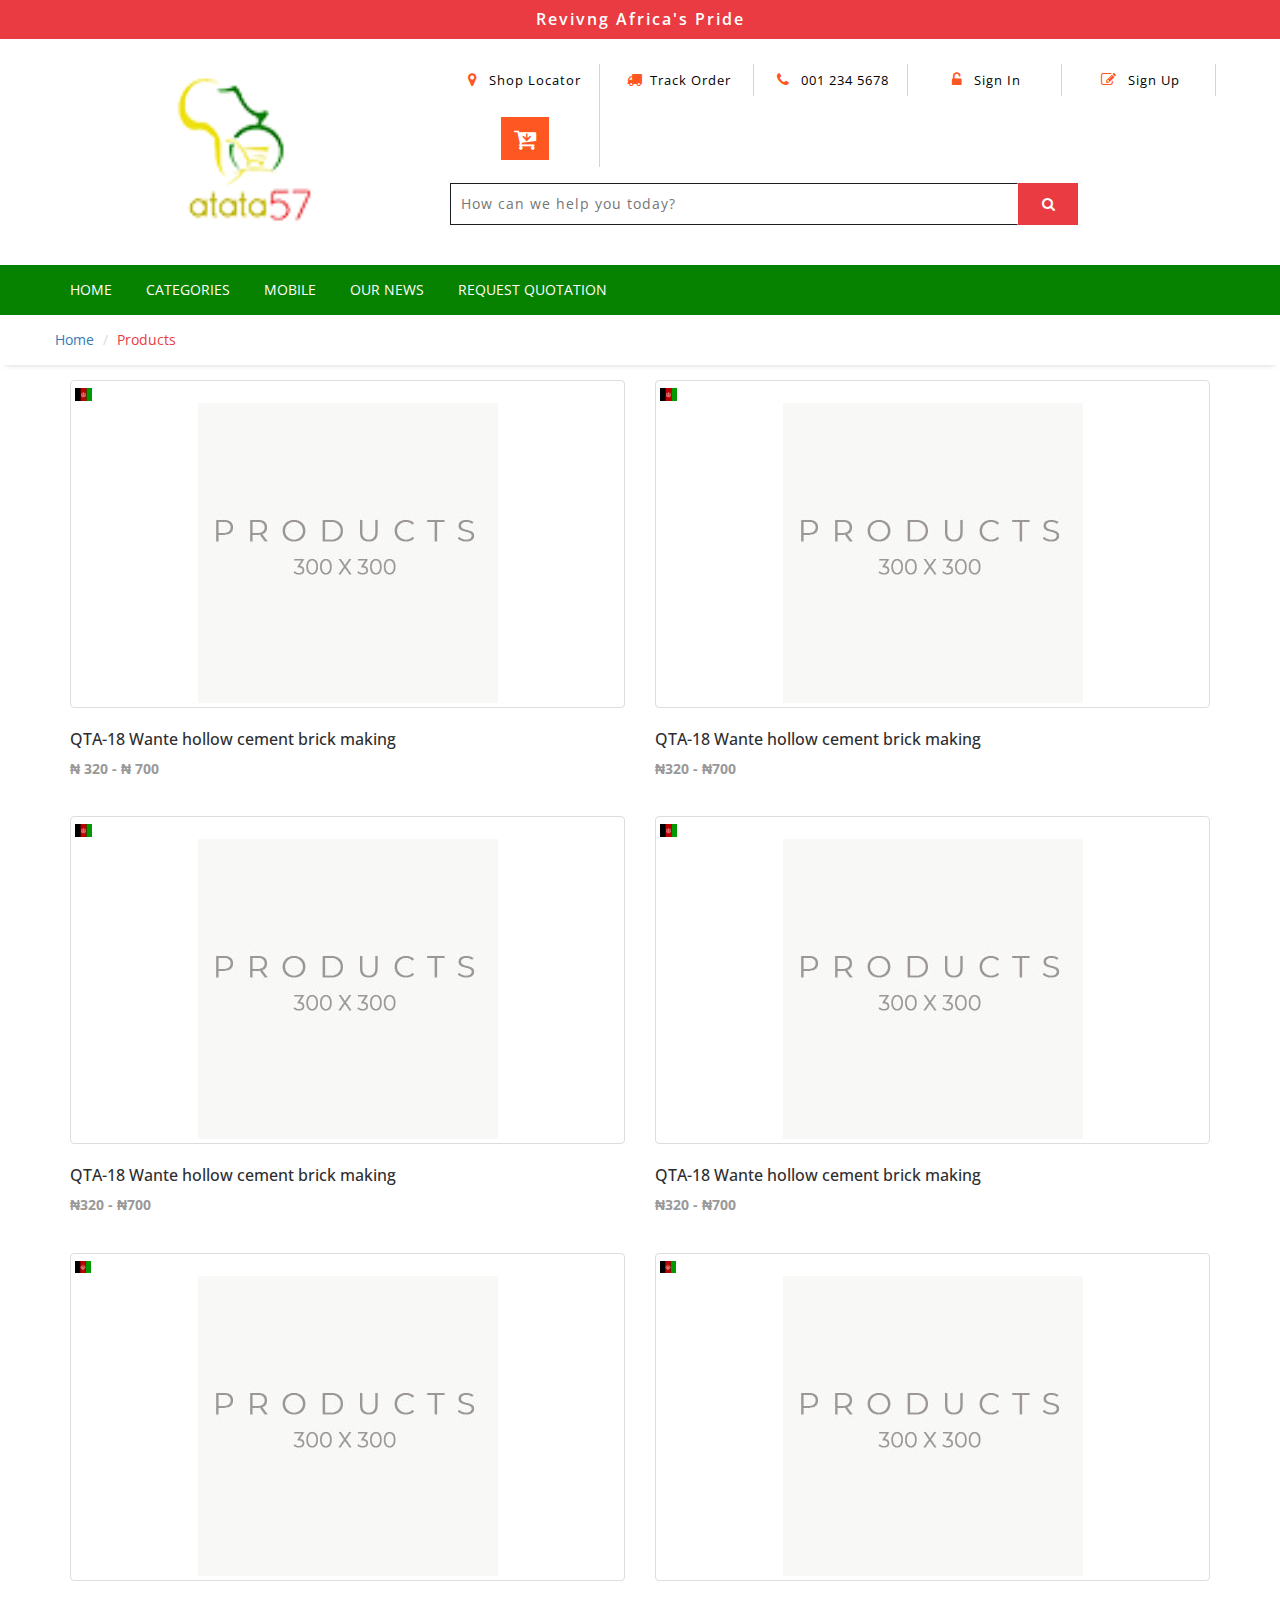
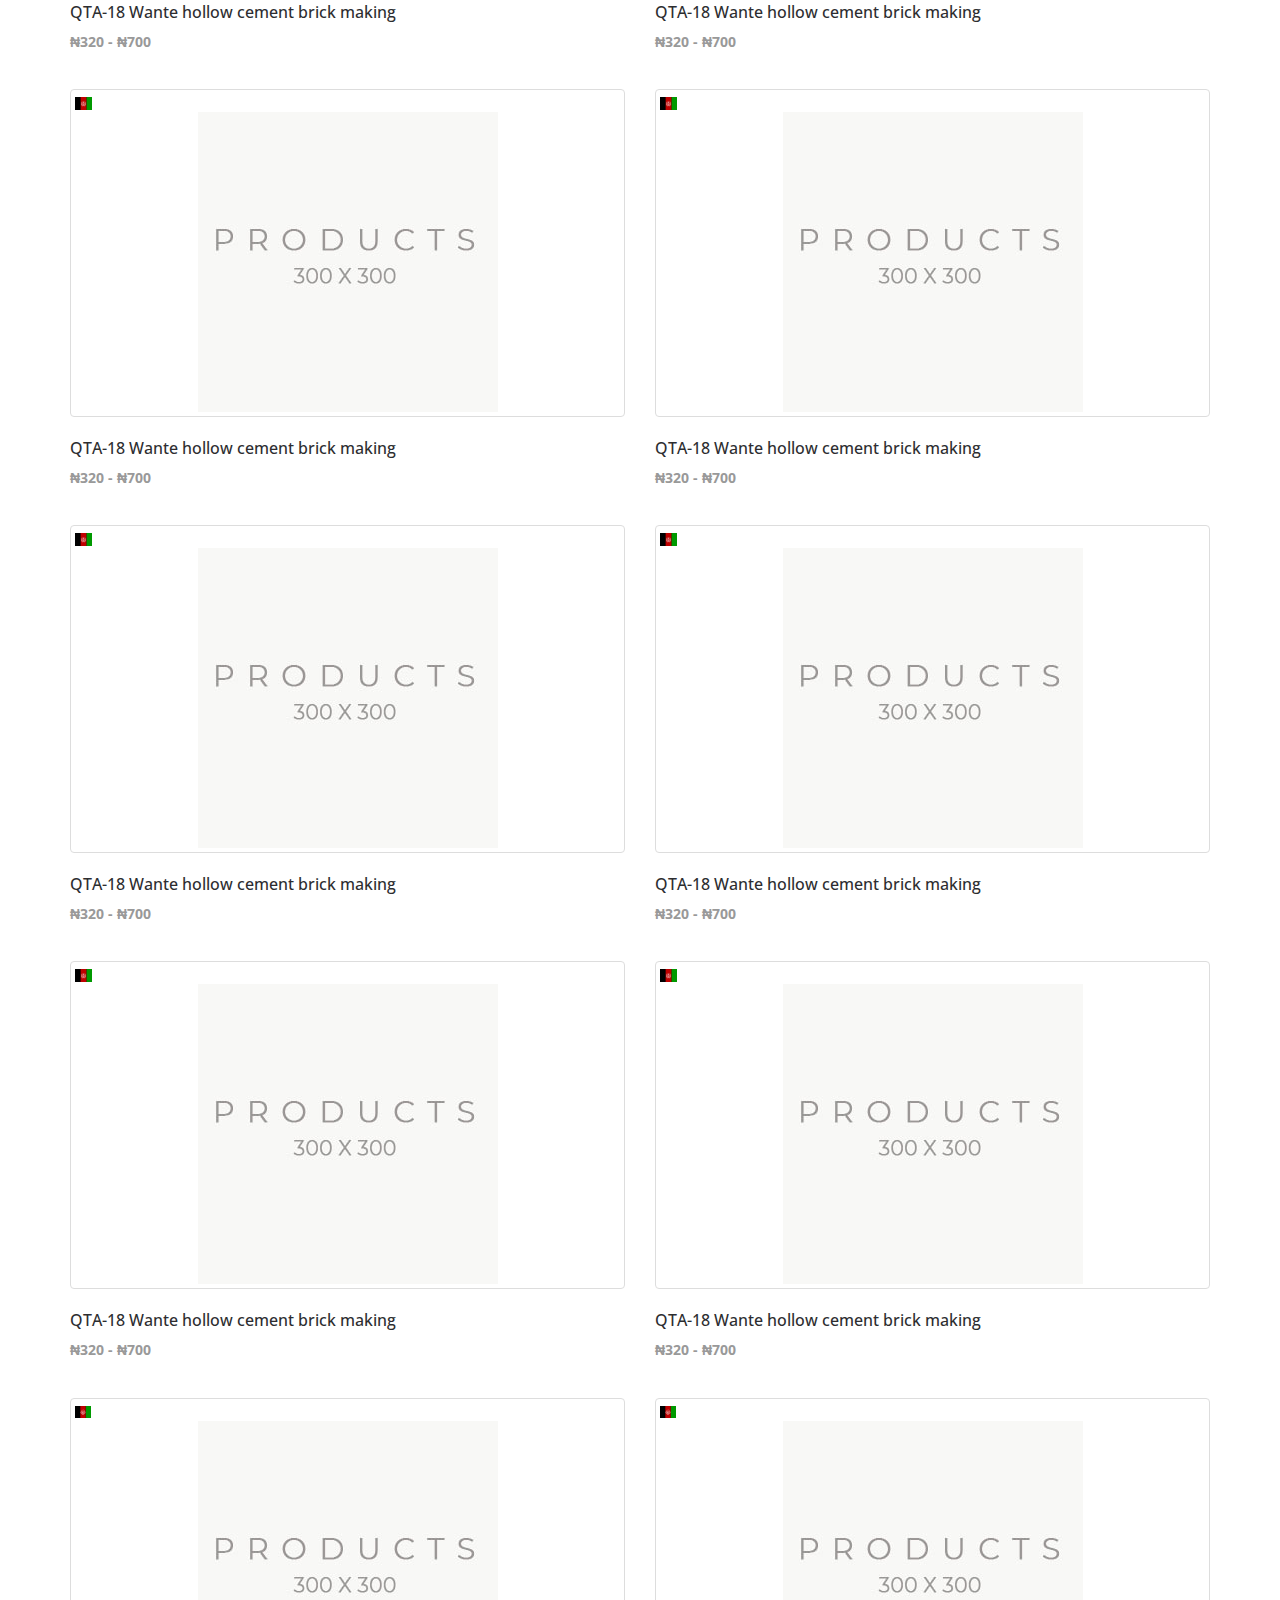
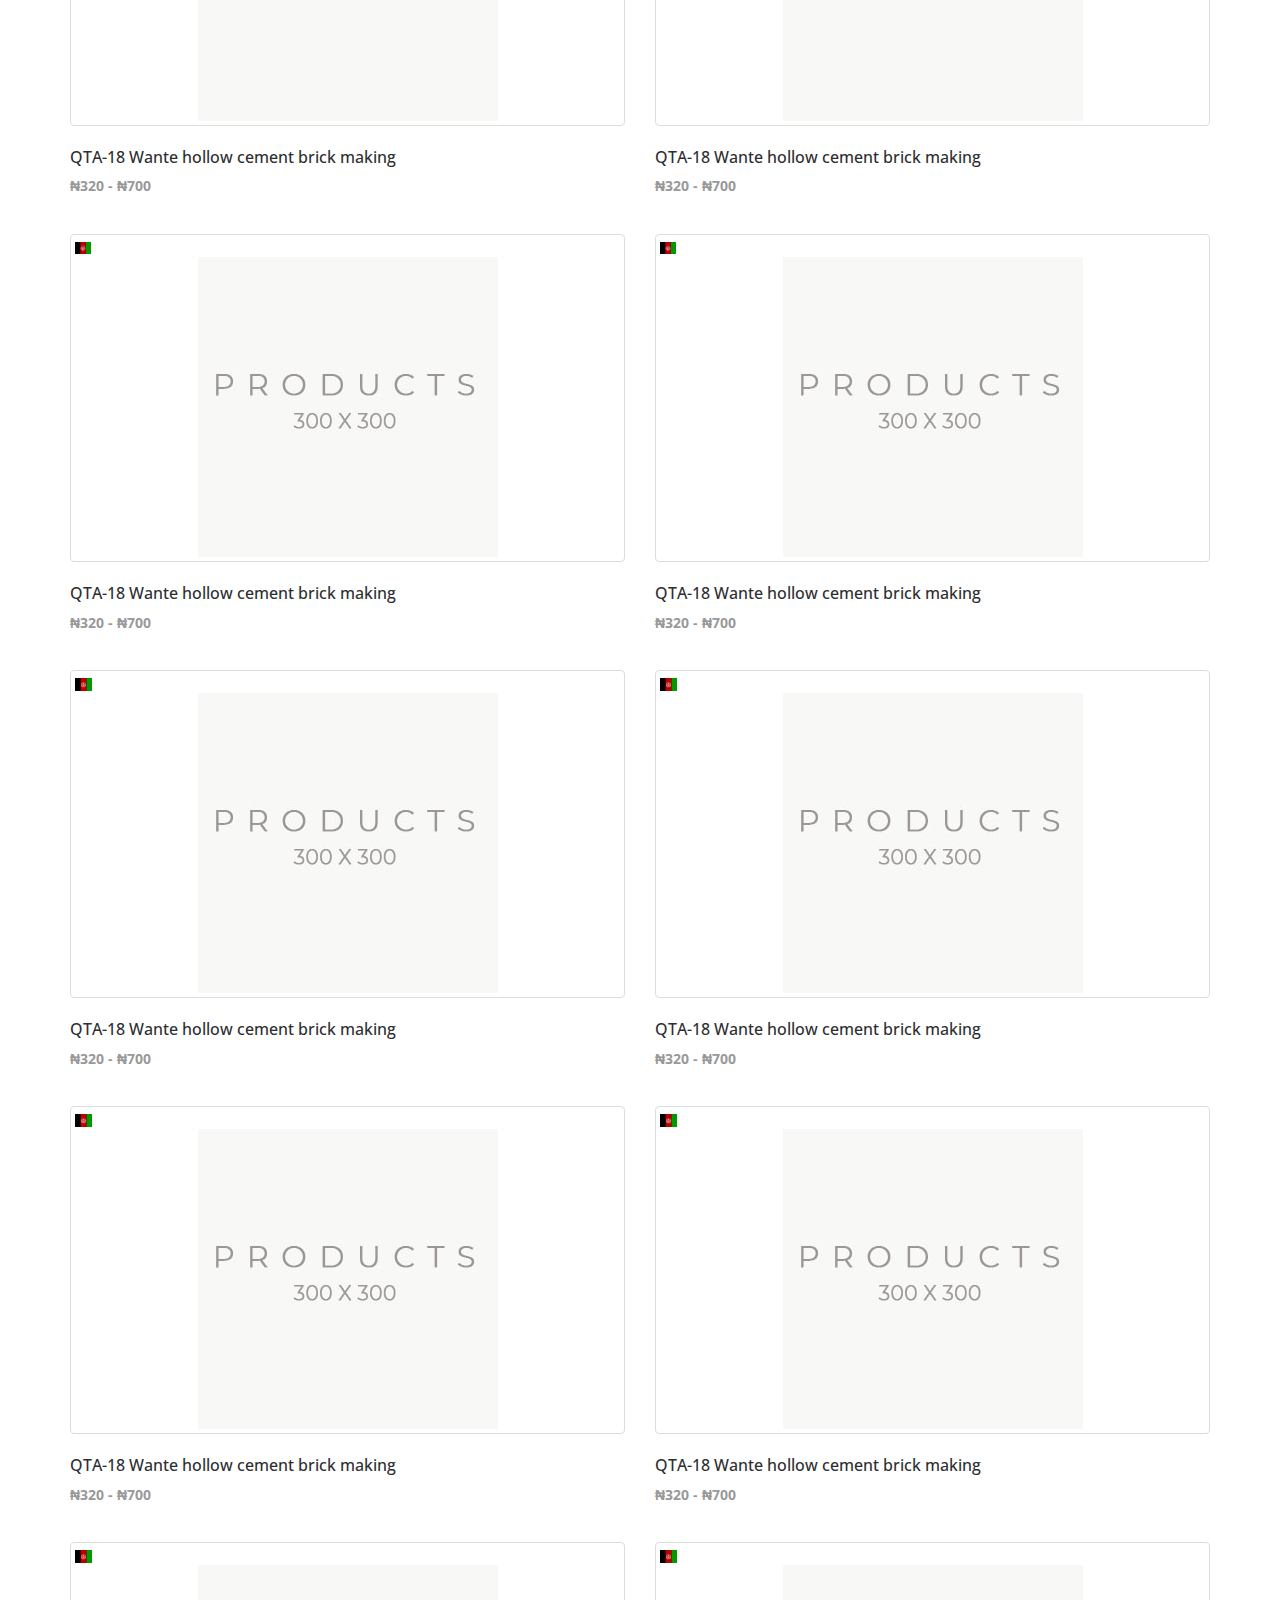
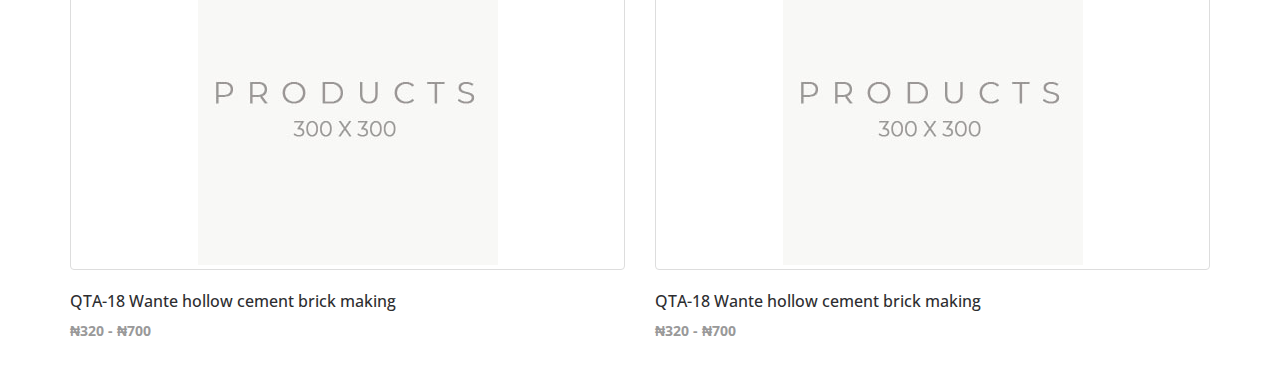
<file: mobileView-productlist.html>
<!DOCTYPE html>
<html lang="en">

<head>
    <meta charset="utf-8">
    <meta http-equiv="X-UA-Compatible" content="IE=edge">
    <meta name="viewport" content="width=device-width, initial-scale=1">
    <!-- The above 3 meta tags *must* come first in the head; any other head content must come *after* these tags -->

    <title>Atata57</title>

    <!-- Google font -->
    <link href="https://fonts.googleapis.com/css?family=Hind:400,700" rel="stylesheet">

    <!-- Bootstrap -->
    <link type="text/css" rel="stylesheet" href="css/bootstrap.min.css" />
    <!-- <link type="text/css" rel="stylesheet" href="css/bootstrap-4.1/bootstrap.min.css" /> -->

    <!-- Slick -->
    <link type="text/css" rel="stylesheet" href="css/slick.css" />
    <link type="text/css" rel="stylesheet" href="css/slick-theme.css" />

    <!-- nouislider -->
    <link type="text/css" rel="stylesheet" href="css/nouislider.min.css" />

    <!-- Font Awesome Icon -->
    <link rel="stylesheet" href="css/font-awesome.min.css">
    <link rel="stylesheet" href="css/flag-icon-css-master/css/flag-icon.min.css">

    <!-- Custom stlylesheet -->
    <link type="text/css" rel="stylesheet" href="css/style.css" />

    <script>
        addEventListener("load", function() {
            setTimeout(hideURLbar, 0);
        }, false);

        function hideURLbar() {
            window.scrollTo(0, 1);
        }
    </script>
    <!--//tags -->
    <link href="css/main.css" rel="stylesheet" type="text/css" media="all" />
    <link href="css/font-awesome.css" rel="stylesheet">
    <!--pop-up-box-->
    <link href="css/popuo-box.css" rel="stylesheet" type="text/css" media="all" />
    <!--//pop-up-box-->
    <!-- price range -->
    <link rel="stylesheet" type="text/css" href="css/jquery-ui1.css">
    <!-- fonts -->
    <link href="//fonts.googleapis.com/css?family=Open+Sans:300,300i,400,400i,600,600i,700,700i,800" rel="stylesheet">

    <!-- HTML5 shim and Respond.js for IE8 support of HTML5 elements and media queries -->
    <!-- WARNING: Respond.js doesn't work if you view the page via file:// -->
    <!--[if lt IE 9]>
		  <script src="https://oss.maxcdn.com/html5shiv/3.7.3/html5shiv.min.js"></script>
		  <script src="https://oss.maxcdn.com/respond/1.4.2/respond.min.js"></script>
		<![endif]-->

</head>

<body style="background-color: #fff;">
    <!-- top-header -->
    <div class="header-most-top">
        <p>Revivng Africa's Pride</p>
    </div>
    <!-- //top-header -->
    <!-- header-bot-->
    <div class="header-bot">
        <div class="header-bot_inner_wthreeinfo_header_mid">
            <!-- header-bot-->
            <div class="col-md-4 logo_agile">
                <h1>
                    <a href="index.html">
                        <img class="w-100 img-responsive" src="img\logo.png" alt=" ">
                    </a>
                </h1>
            </div>
            <!-- header-bot -->
            <div class="col-md-8 header">
                <!-- header lists -->

                <ul>
                    <li>
                        <a class="play-icon popup-with-zoom-anim" href="#small-dialog1">
                            <span class="fa fa-map-marker" aria-hidden="true"></span> Shop Locator</a>
                    </li>
                    <li>
                        <a href="#" data-toggle="modal" data-target="#myModal1">
                            <span class="fa fa-truck" aria-hidden="true"></span>Track Order</a>
                    </li>
                    <li>
                        <span class="fa fa-phone" aria-hidden="true"></span> 001 234 5678
                    </li>
                    <li>
                        <a href="#" data-toggle="modal" data-target="#myModal1">
                            <span class="fa fa-unlock-alt" aria-hidden="true"></span> Sign In </a>
                    </li>
                    <li>
                        <a href="#" data-toggle="modal" data-target="#myModal2">
                            <span class="fa fa-pencil-square-o" aria-hidden="true"></span> Sign Up </a>
                    </li>
                    <li>
                        <div class="wthreecartaits wthreecartaits2 cart cart box_1">
                            <form action="#" method="post" class="last">
                                <input type="hidden" name="cmd" value="_cart">
                                <input type="hidden" name="display" value="1">
                                <button class="w3view-cart" type="submit" name="submit" value="">
								<i class="fa fa-cart-arrow-down" aria-hidden="true"></i>
							</button>
                            </form>
                        </div>
                    </li>
                </ul>
                <!-- //header lists -->
                <div style="align-items: baseline;" class="d-flex">
                    <div class="nav-toggle">
                        <button class="d-md-none av-toggle-btn main-btn icon-btn"><i class="fa fa-bars"></i></button>
                    </div>
                    <!-- search -->
                    <div class="agileits_search">
                        <form action="#" method="post">
                            <input name="Search" type="search" placeholder="How can we help you today?" required="">
                            <button type="submit" class="btn btn-default" aria-label="Left Align">
							<span class="fa fa-search" aria-hidden="true"> </span>
						</button>
                        </form>
                    </div>
                </div>

                <!-- //search -->
                <!-- cart details -->
                <!-- <div class="top_nav_right">
                   
                </div> -->
                <!-- //cart details -->
                <div class="clearfix"></div>
            </div>
            <div class="clearfix"></div>

        </div>
    </div>

    <div id="small-dialog1" class="mfp-hide">
        <div class="select-city">
            <h3>Please Select Your Location</h3>
            <select class="list_of_cities">
				<optgroup label="Popular Cities">
					<option selected style="display:none;color:#eee;">Select City</option>
					<option>Birmingham</option>
					<option>Anchorage</option>
					<option>Phoenix</option>
					<option>Little Rock</option>
					<option>Los Angeles</option>
					<option>Denver</option>
					<option>Bridgeport</option>
					<option>Wilmington</option>
					<option>Jacksonville</option>
					<option>Atlanta</option>
					<option>Honolulu</option>
					<option>Boise</option>
					<option>Chicago</option>
					<option>Indianapolis</option>
				</optgroup>
				<optgroup label="Alabama">
					<option>Birmingham</option>
					<option>Montgomery</option>
					<option>Mobile</option>
					<option>Huntsville</option>
					<option>Tuscaloosa</option>
				</optgroup>
				<optgroup label="Alaska">
					<option>Anchorage</option>
					<option>Fairbanks</option>
					<option>Juneau</option>
					<option>Sitka</option>
					<option>Ketchikan</option>
				</optgroup>
				<optgroup label="Arizona">
					<option>Phoenix</option>
					<option>Tucson</option>
					<option>Mesa</option>
					<option>Chandler</option>
					<option>Glendale</option>
				</optgroup>
				<optgroup label="Arkansas">
					<option>Little Rock</option>
					<option>Fort Smith</option>
					<option>Fayetteville</option>
					<option>Springdale</option>
					<option>Jonesboro</option>
				</optgroup>
				<optgroup label="California">
					<option>Los Angeles</option>
					<option>San Diego</option>
					<option>San Jose</option>
					<option>San Francisco</option>
					<option>Fresno</option>
				</optgroup>
				<optgroup label="Colorado">
					<option>Denver</option>
					<option>Colorado</option>
					<option>Aurora</option>
					<option>Fort Collins</option>
					<option>Lakewood</option>
				</optgroup>
				<optgroup label="Connecticut">
					<option>Bridgeport</option>
					<option>New Haven</option>
					<option>Hartford</option>
					<option>Stamford</option>
					<option>Waterbury</option>
				</optgroup>
			</select>
            <div class="clearfix"></div>
        </div>
    </div>
    <!-- //shop locator (popup) -->
    <!-- signin Model -->
    <!-- Modal1 -->
    <div class="modal fade" id="myModal1" tabindex="-1" role="dialog">
        <div class="modal-dialog">
            <!-- Modal content-->
            <div class="modal-content">
                <div class="modal-header">
                    <button type="button" class="close" data-dismiss="modal">&times;</button>
                </div>
                <div class="modal-body modal-body-sub_agile">
                    <div class="main-mailposi">
                        <span class="fa fa-envelope-o" aria-hidden="true"></span>
                    </div>
                    <div class="modal_body_left modal_body_left1">
                        <h3 class="agileinfo_sign">Sign In </h3>
                        <p>
                            Sign In now, Let's start your Grocery Shopping. Don't have an account?
                            <a href="#" data-toggle="modal" data-target="#myModal2">
								Sign Up Now</a>
                        </p>
                        <form action="#" method="post">
                            <div class="styled-input agile-styled-input-top">
                                <input type="text" placeholder="User Name" name="Name" required="">
                            </div>
                            <div class="styled-input">
                                <input type="password" placeholder="Password" name="password" required="">
                            </div>
                            <input type="submit" value="Sign In">
                        </form>
                        <div class="clearfix"></div>
                    </div>
                    <div class="clearfix"></div>
                </div>
            </div>
            <!-- //Modal content-->
        </div>
    </div>
    <!-- //Modal1 -->
    <!-- //signin Model -->
    <!-- signup Model -->
    <!-- Modal2 -->
    <div class="modal fade" id="myModal2" tabindex="-1" role="dialog">
        <div class="modal-dialog">
            <!-- Modal content-->
            <div class="modal-content">
                <div class="modal-header">
                    <button type="button" class="close" data-dismiss="modal">&times;</button>
                </div>
                <div class="modal-body modal-body-sub_agile">
                    <div class="main-mailposi">
                        <span class="fa fa-envelope-o" aria-hidden="true"></span>
                    </div>
                    <div class="modal_body_left modal_body_left1">
                        <h3 class="agileinfo_sign">Sign Up</h3>
                        <p>
                            Come join the Grocery Shoppy! Let's set up your Account.
                        </p>
                        <form action="#" method="post">
                            <div class="styled-input agile-styled-input-top">
                                <input type="text" placeholder="Name" name="Name" required="">
                            </div>
                            <div class="styled-input">
                                <input type="email" placeholder="E-mail" name="Email" required="">
                            </div>
                            <div class="styled-input">
                                <input type="password" placeholder="Password" name="password" id="password1" required="">
                            </div>
                            <div class="styled-input">
                                <input type="password" placeholder="Confirm Password" name="Confirm Password" id="password2" required="">
                            </div>
                            <input type="submit" value="Sign Up">
                        </form>
                        <p>
                            <a href="#">By clicking register, I agree to your terms</a>
                        </p>
                    </div>
                </div>
            </div>
            <!-- //Modal content-->
        </div>
    </div>
    <!-- //Modal2 -->
    <!-- //signup Model -->
    <!-- //header-bot -->
    <!-- NAVIGATION -->
    <!-- HEADER -->
    <header>
        <!-- top Header -->

        <!-- /top Header -->


        <!-- /HEADER -->

        <!-- NAVIGATION -->
        <div id="navigation">
            <!-- container -->
            <!-- <li class="nav-toggle">
            <button class="d-md-none av-toggle-btn main-btn icon-btn"><i class="fa fa-bars"></i></button>
        </li> -->
            <div class="container">
                <div id="responsive-nav">
                    <!-- menu nav -->
                    <div class="menu-nav">
                        <span class="menu-header">Menu <i class="fa fa-bars"></i></span>
                        <ul class="menu-list">
                            <li><a href="#">Home</a></li>
                            <li><a href="#">Categories</a></li>
                            <li><a href="#">Mobile</a></li>
                            <li><a href="#">Our News</a></li>
                            <li><a href="#">Request Quotation</a></li>
                        </ul>
                    </div>
                    <!-- menu nav -->
                </div>
            </div>
            <!-- /container -->
        </div>

        <!-- /NAVIGATION -->

        <!-- BREADCRUMB -->
        <div id="breadcrumb">
            <div class="container">
                <ul class="breadcrumb">
                    <li><a href="#">Home</a></li>
                    <li class="active">Products</li>
                </ul>
            </div>
        </div>
        <!-- /BREADCRUMB -->

        <!-- section -->
        <!-- container -->
        <div class="container">
            <!-- row -->
            <!-- ASIDE -->
            <div id="aside" class="col-md-3 d-none">
                <!-- aside widget -->
                <div class="aside">
                    <h3 class="aside-title">Shop by:</h3>
                    <ul class="filter-list">
                        <li><span class="text-uppercase">color:</span></li>
                        <li><a href="#" style="color:#FFF; background-color:#8A2454;">Camelot</a></li>
                        <li><a href="#" style="color:#FFF; background-color:#475984;">East Bay</a></li>
                        <li><a href="#" style="color:#FFF; background-color:#BF6989;">Tapestry</a></li>
                        <li><a href="#" style="color:#FFF; background-color:#9A54D8;">Medium Purple</a></li>
                    </ul>

                    <ul class="filter-list">
                        <li><span class="text-uppercase">Size:</span></li>
                        <li><a href="#">X</a></li>
                        <li><a href="#">XL</a></li>
                    </ul>

                    <ul class="filter-list">
                        <li><span class="text-uppercase">Price:</span></li>
                        <li><a href="#">MIN: $20.00</a></li>
                        <li><a href="#">MAX: $120.00</a></li>
                    </ul>

                    <ul class="filter-list">
                        <li><span class="text-uppercase">Gender:</span></li>
                        <li><a href="#">Men</a></li>
                    </ul>

                    <button class="primary-btn">Clear All</button>
                </div>
                <!-- /aside widget -->

                <!-- aside widget -->
                <div class="aside">
                    <h3 class="aside-title">Filter by Price</h3>
                    <div id="price-slider"></div>
                </div>
                <!-- aside widget -->

                <!-- aside widget -->
                <div class="aside">
                    <h3 class="aside-title">Filter By Color:</h3>
                    <ul class="color-option">
                        <li>
                            <a href="#" style="background-color:#475984;"></a>
                        </li>
                        <li>
                            <a href="#" style="background-color:#8A2454;"></a>
                        </li>
                        <li class="active">
                            <a href="#" style="background-color:#BF6989;"></a>
                        </li>
                        <li>
                            <a href="#" style="background-color:#9A54D8;"></a>
                        </li>
                        <li>
                            <a href="#" style="background-color:#675F52;"></a>
                        </li>
                        <li>
                            <a href="#" style="background-color:#050505;"></a>
                        </li>
                        <li>
                            <a href="#" style="background-color:#D5B47B;"></a>
                        </li>
                    </ul>
                </div>
                <!-- /aside widget -->

                <!-- aside widget -->
                <div class="aside">
                    <h3 class="aside-title">Filter By Size:</h3>
                    <ul class="size-option">
                        <li class="active"><a href="#">S</a></li>
                        <li class="active"><a href="#">XL</a></li>
                        <li><a href="#">SL</a></li>
                    </ul>
                </div>
                <!-- /aside widget -->

                <!-- aside widget -->
                <div class="aside">
                    <h3 class="aside-title">Filter by Brand</h3>
                    <ul class="list-links">
                        <li><a href="#">Nike</a></li>
                        <li><a href="#">Adidas</a></li>
                        <li><a href="#">Polo</a></li>
                        <li><a href="#">Lacost</a></li>
                    </ul>
                </div>
                <!-- /aside widget -->

                <!-- aside widget -->
                <div class="aside">
                    <h3 class="aside-title">Filter by Gender</h3>
                    <ul class="list-links">
                        <li class="active"><a href="#">Men</a></li>
                        <li><a href="#">Women</a></li>
                    </ul>
                </div>
                <!-- /aside widget -->

                <!-- aside widget -->
                <div class="aside">
                    <h3 class="aside-title">Top Rated Product</h3>
                    <!-- widget product -->
                    <div class="product product-widget">
                        <div class="product-thumb">
                            <img src="./img/thumb-product01.jpg" alt="">
                        </div>
                        <div class="product-body">
                            <h2 class="product-name"><a href="#">Product Name Goes Here</a></h2>
                            <h3 class="product-price">$32.50 <del class="product-old-price">$45.00</del></h3>
                            <div class="product-rating">
                                <i class="fa fa-star"></i>
                                <i class="fa fa-star"></i>
                                <i class="fa fa-star"></i>
                                <i class="fa fa-star"></i>
                                <i class="fa fa-star-o empty"></i>
                            </div>
                        </div>
                    </div>
                    <!-- /widget product -->

                    <!-- widget product -->
                    <div class="product product-widget">
                        <div class="product-thumb">
                            <img src="./img/thumb-product01.jpg" alt="">
                        </div>
                        <div class="product-body">
                            <h2 class="product-name"><a href="#">Product Name Goes Here</a></h2>
                            <h3 class="product-price">$32.50</h3>
                            <div class="product-rating">
                                <i class="fa fa-star"></i>
                                <i class="fa fa-star"></i>
                                <i class="fa fa-star"></i>
                                <i class="fa fa-star"></i>
                                <i class="fa fa-star-o empty"></i>
                            </div>
                        </div>
                    </div>
                    <!-- /widget product -->
                </div>
                <!-- /aside widget -->
            </div>
            <!-- /ASIDE -->
            <!-- /row -->
        </div>
        <!-- /section -->
        <div class="container">
            <table class="table bordered">
                <tbody>
                    <tr>
                        <td style="padding: 0; margin: 0;">
                            <div class="thumbnail product-thumb">
                                <div class="product-label">
                                    <!-- <span>New</span> -->
                                    <span class="sale"><span class="flag-icon flag-icon-af"></span></span>
                                </div>
                                <!--  <button class="main-btn quick-view"><i class="fa fa-search-plus"></i> Quick view</button> -->
                                <img src="./img/thumb-product01.jpg" alt="">
                            </div>
                            <div style="padding: 0; margin: 0;" class="product-body">
                                <p>QTA-18 Wante hollow cement brick making</p>
                                <h5> ₦ 320 - ₦ 700 </h5>
                            </div>
                        </td>
                        <td style="padding: 0; margin: 0;">
                            <div class="thumbnail product-thumb">
                                <div class="product-label">
                                    <!-- <span>New</span> -->
                                    <span class="sale"><span class="flag-icon flag-icon-af"></span></span>
                                </div>
                                <!--  <button class="main-btn quick-view"><i class="fa fa-search-plus"></i> Quick view</button> -->
                                <img src="./img/thumb-product01.jpg" alt="">
                            </div>
                            <div style="padding: 0; margin: 0;" class="product-body">
                                <p>QTA-18 Wante hollow cement brick making</p>
                                <h5> ₦320 - ₦700 </h5>
                            </div>
                        </td>
                    </tr>
                    <tr>
                        <td style="padding: 0; margin: 0;">
                            <div class="thumbnail product-thumb">
                                <div class="product-label">
                                    <!-- <span>New</span> -->
                                    <span class="sale"><span class="flag-icon flag-icon-af"></span></span>
                                </div>
                                <!--  <button class="main-btn quick-view"><i class="fa fa-search-plus"></i> Quick view</button> -->
                                <img src="./img/thumb-product01.jpg" alt="">
                            </div>
                            <div style="padding: 0; margin: 0;" class="product-body">
                                <p>QTA-18 Wante hollow cement brick making</p>
                                <h5> ₦320 - ₦700 </h5>
                            </div>
                        </td>
                        <td style="padding: 0; margin: 0;">
                            <div class="thumbnail product-thumb">
                                <div class="product-label">
                                    <!-- <span>New</span> -->
                                    <span class="sale"><span class="flag-icon flag-icon-af"></span></span>
                                </div>
                                <!--  <button class="main-btn quick-view"><i class="fa fa-search-plus"></i> Quick view</button> -->
                                <img src="./img/thumb-product01.jpg" alt="">
                            </div>
                            <div style="padding: 0; margin: 0;" class="product-body">
                                <p>QTA-18 Wante hollow cement brick making</p>
                                <h5> ₦320 - ₦700 </h5>
                            </div>
                        </td>
                    </tr>
                    <tr>
                        <td style="padding: 0; margin: 0;">
                            <div class="thumbnail product-thumb">
                                <div class="product-label">
                                    <!-- <span>New</span> -->
                                    <span class="sale"><span class="flag-icon flag-icon-af"></span></span>
                                </div>
                                <!--  <button class="main-btn quick-view"><i class="fa fa-search-plus"></i> Quick view</button> -->
                                <img src="./img/thumb-product01.jpg" alt="">
                            </div>
                            <div style="padding: 0; margin: 0;" class="product-body">
                                <p>QTA-18 Wante hollow cement brick making</p>
                                <h5> ₦320 - ₦700 </h5>
                            </div>
                        </td>
                        <td style="padding: 0; margin: 0;">
                            <div class="thumbnail product-thumb">
                                <div class="product-label">
                                    <!-- <span>New</span> -->
                                    <span class="sale"><span class="flag-icon flag-icon-af"></span></span>
                                </div>
                                <!--  <button class="main-btn quick-view"><i class="fa fa-search-plus"></i> Quick view</button> -->
                                <img src="./img/thumb-product01.jpg" alt="">
                            </div>
                            <div style="padding: 0; margin: 0;" class="product-body">
                                <p>QTA-18 Wante hollow cement brick making</p>
                                <h5> ₦320 - ₦700 </h5>
                            </div>
                        </td>
                    </tr>
                    <tr>
                        <td style="padding: 0; margin: 0;">
                            <div class="thumbnail product-thumb">
                                <div class="product-label">
                                    <!-- <span>New</span> -->
                                    <span class="sale"><span class="flag-icon flag-icon-af"></span></span>
                                </div>
                                <!--  <button class="main-btn quick-view"><i class="fa fa-search-plus"></i> Quick view</button> -->
                                <img src="./img/thumb-product01.jpg" alt="">
                            </div>
                            <div style="padding: 0; margin: 0;" class="product-body">
                                <p>QTA-18 Wante hollow cement brick making</p>
                                <h5> ₦320 - ₦700 </h5>
                            </div>
                        </td>
                        <td style="padding: 0; margin: 0;">
                            <div class="thumbnail product-thumb">
                                <div class="product-label">
                                    <!-- <span>New</span> -->
                                    <span class="sale"><span class="flag-icon flag-icon-af"></span></span>
                                </div>
                                <!--  <button class="main-btn quick-view"><i class="fa fa-search-plus"></i> Quick view</button> -->
                                <img src="./img/thumb-product01.jpg" alt="">
                            </div>
                            <div style="padding: 0; margin: 0;" class="product-body">
                                <p>QTA-18 Wante hollow cement brick making</p>
                                <h5> ₦320 - ₦700 </h5>
                            </div>
                        </td>
                    </tr>
                    <tr>
                        <td style="padding: 0; margin: 0;">
                            <div class="thumbnail product-thumb">
                                <div class="product-label">
                                    <!-- <span>New</span> -->
                                    <span class="sale"><span class="flag-icon flag-icon-af"></span></span>
                                </div>
                                <!--  <button class="main-btn quick-view"><i class="fa fa-search-plus"></i> Quick view</button> -->
                                <img src="./img/thumb-product01.jpg" alt="">
                            </div>
                            <div style="padding: 0; margin: 0;" class="product-body">
                                <p>QTA-18 Wante hollow cement brick making</p>
                                <h5> ₦320 - ₦700 </h5>
                            </div>
                        </td>
                        <td style="padding: 0; margin: 0;">
                            <div class="thumbnail product-thumb">
                                <div class="product-label">
                                    <!-- <span>New</span> -->
                                    <span class="sale"><span class="flag-icon flag-icon-af"></span></span>
                                </div>
                                <!--  <button class="main-btn quick-view"><i class="fa fa-search-plus"></i> Quick view</button> -->
                                <img src="./img/thumb-product01.jpg" alt="">
                            </div>
                            <div style="padding: 0; margin: 0;" class="product-body">
                                <p>QTA-18 Wante hollow cement brick making</p>
                                <h5> ₦320 - ₦700 </h5>
                            </div>
                        </td>
                    </tr>
                    <tr>
                        <td style="padding: 0; margin: 0;">
                            <div class="thumbnail product-thumb">
                                <div class="product-label">
                                    <!-- <span>New</span> -->
                                    <span class="sale"><span class="flag-icon flag-icon-af"></span></span>
                                </div>
                                <!--  <button class="main-btn quick-view"><i class="fa fa-search-plus"></i> Quick view</button> -->
                                <img src="./img/thumb-product01.jpg" alt="">
                            </div>
                            <div style="padding: 0; margin: 0;" class="product-body">
                                <p>QTA-18 Wante hollow cement brick making</p>
                                <h5> ₦320 - ₦700 </h5>
                            </div>
                        </td>
                        <td style="padding: 0; margin: 0;">
                            <div class="thumbnail product-thumb">
                                <div class="product-label">
                                    <!-- <span>New</span> -->
                                    <span class="sale"><span class="flag-icon flag-icon-af"></span></span>
                                </div>
                                <!--  <button class="main-btn quick-view"><i class="fa fa-search-plus"></i> Quick view</button> -->
                                <img src="./img/thumb-product01.jpg" alt="">
                            </div>
                            <div style="padding: 0; margin: 0;" class="product-body">
                                <p>QTA-18 Wante hollow cement brick making</p>
                                <h5> ₦320 - ₦700 </h5>
                            </div>
                        </td>
                    </tr>
                    <tr>
                        <td style="padding: 0; margin: 0;">
                            <div class="thumbnail product-thumb">
                                <div class="product-label">
                                    <!-- <span>New</span> -->
                                    <span class="sale"><span class="flag-icon flag-icon-af"></span></span>
                                </div>
                                <!--  <button class="main-btn quick-view"><i class="fa fa-search-plus"></i> Quick view</button> -->
                                <img src="./img/thumb-product01.jpg" alt="">
                            </div>
                            <div style="padding: 0; margin: 0;" class="product-body">
                                <p>QTA-18 Wante hollow cement brick making</p>
                                <h5> ₦320 - ₦700 </h5>
                            </div>
                        </td>
                        <td style="padding: 0; margin: 0;">
                            <div class="thumbnail product-thumb">
                                <div class="product-label">
                                    <!-- <span>New</span> -->
                                    <span class="sale"><span class="flag-icon flag-icon-af"></span></span>
                                </div>
                                <!--  <button class="main-btn quick-view"><i class="fa fa-search-plus"></i> Quick view</button> -->
                                <img src="./img/thumb-product01.jpg" alt="">
                            </div>
                            <div style="padding: 0; margin: 0;" class="product-body">
                                <p>QTA-18 Wante hollow cement brick making</p>
                                <h5> ₦320 - ₦700 </h5>
                            </div>
                        </td>
                    </tr>
                    <tr>
                        <td style="padding: 0; margin: 0;">
                            <div class="thumbnail product-thumb">
                                <div class="product-label">
                                    <!-- <span>New</span> -->
                                    <span class="sale"><span class="flag-icon flag-icon-af"></span></span>
                                </div>
                                <!--  <button class="main-btn quick-view"><i class="fa fa-search-plus"></i> Quick view</button> -->
                                <img src="./img/thumb-product01.jpg" alt="">
                            </div>
                            <div style="padding: 0; margin: 0;" class="product-body">
                                <p>QTA-18 Wante hollow cement brick making</p>
                                <h5> ₦320 - ₦700 </h5>
                            </div>
                        </td>
                        <td style="padding: 0; margin: 0;">
                            <div class="thumbnail product-thumb">
                                <div class="product-label">
                                    <!-- <span>New</span> -->
                                    <span class="sale"><span class="flag-icon flag-icon-af"></span></span>
                                </div>
                                <!--  <button class="main-btn quick-view"><i class="fa fa-search-plus"></i> Quick view</button> -->
                                <img src="./img/thumb-product01.jpg" alt="">
                            </div>
                            <div style="padding: 0; margin: 0;" class="product-body">
                                <p>QTA-18 Wante hollow cement brick making</p>
                                <h5> ₦320 - ₦700 </h5>
                            </div>
                        </td>
                    </tr>
                    <tr>
                        <td style="padding: 0; margin: 0;">
                            <div class="thumbnail product-thumb">
                                <div class="product-label">
                                    <!-- <span>New</span> -->
                                    <span class="sale"><span class="flag-icon flag-icon-af"></span></span>
                                </div>
                                <!--  <button class="main-btn quick-view"><i class="fa fa-search-plus"></i> Quick view</button> -->
                                <img src="./img/thumb-product01.jpg" alt="">
                            </div>
                            <div style="padding: 0; margin: 0;" class="product-body">
                                <p>QTA-18 Wante hollow cement brick making</p>
                                <h5> ₦320 - ₦700 </h5>
                            </div>
                        </td>
                        <td style="padding: 0; margin: 0;">
                            <div class="thumbnail product-thumb">
                                <div class="product-label">
                                    <!-- <span>New</span> -->
                                    <span class="sale"><span class="flag-icon flag-icon-af"></span></span>
                                </div>
                                <!--  <button class="main-btn quick-view"><i class="fa fa-search-plus"></i> Quick view</button> -->
                                <img src="./img/thumb-product01.jpg" alt="">
                            </div>
                            <div style="padding: 0; margin: 0;" class="product-body">
                                <p>QTA-18 Wante hollow cement brick making</p>
                                <h5> ₦320 - ₦700 </h5>
                            </div>
                        </td>
                    </tr>
                    <tr>
                        <td style="padding: 0; margin: 0;">
                            <div class="thumbnail product-thumb">
                                <div class="product-label">
                                    <!-- <span>New</span> -->
                                    <span class="sale"><span class="flag-icon flag-icon-af"></span></span>
                                </div>
                                <!--  <button class="main-btn quick-view"><i class="fa fa-search-plus"></i> Quick view</button> -->
                                <img src="./img/thumb-product01.jpg" alt="">
                            </div>
                            <div style="padding: 0; margin: 0;" class="product-body">
                                <p>QTA-18 Wante hollow cement brick making</p>
                                <h5> ₦320 - ₦700 </h5>
                            </div>
                        </td>
                        <td style="padding: 0; margin: 0;">
                            <div class="thumbnail product-thumb">
                                <div class="product-label">
                                    <!-- <span>New</span> -->
                                    <span class="sale"><span class="flag-icon flag-icon-af"></span></span>
                                </div>
                                <!--  <button class="main-btn quick-view"><i class="fa fa-search-plus"></i> Quick view</button> -->
                                <img src="./img/thumb-product01.jpg" alt="">
                            </div>
                            <div style="padding: 0; margin: 0;" class="product-body">
                                <p>QTA-18 Wante hollow cement brick making</p>
                                <h5> ₦320 - ₦700 </h5>
                            </div>
                        </td>
                    </tr>
                    <tr>
                        <td style="padding: 0; margin: 0;">
                            <div class="thumbnail product-thumb">
                                <div class="product-label">
                                    <!-- <span>New</span> -->
                                    <span class="sale"><span class="flag-icon flag-icon-af"></span></span>
                                </div>
                                <!--  <button class="main-btn quick-view"><i class="fa fa-search-plus"></i> Quick view</button> -->
                                <img src="./img/thumb-product01.jpg" alt="">
                            </div>
                            <div style="padding: 0; margin: 0;" class="product-body">
                                <p>QTA-18 Wante hollow cement brick making</p>
                                <h5> ₦320 - ₦700 </h5>
                            </div>
                        </td>
                        <td style="padding: 0; margin: 0;">
                            <div class="thumbnail product-thumb">
                                <div class="product-label">
                                    <!-- <span>New</span> -->
                                    <span class="sale"><span class="flag-icon flag-icon-af"></span></span>
                                </div>
                                <!--  <button class="main-btn quick-view"><i class="fa fa-search-plus"></i> Quick view</button> -->
                                <img src="./img/thumb-product01.jpg" alt="">
                            </div>
                            <div style="padding: 0; margin: 0;" class="product-body">
                                <p>QTA-18 Wante hollow cement brick making</p>
                                <h5> ₦320 - ₦700 </h5>
                            </div>
                        </td>
                    </tr>
                </tbody>
            </table>
        </div>

        <!-- jQuery Plugins -->
        <script src="js/jquery.min.js"></script>
        <script src="js/bootstrap.min.js"></script>
        <script src="js/slick.min.js"></script>
        <script src="js/nouislider.min.js"></script>
        <script src="js/jquery.zoom.min.js"></script>
        <script src="js/main.js"></script>

</body>

</html>
</file>
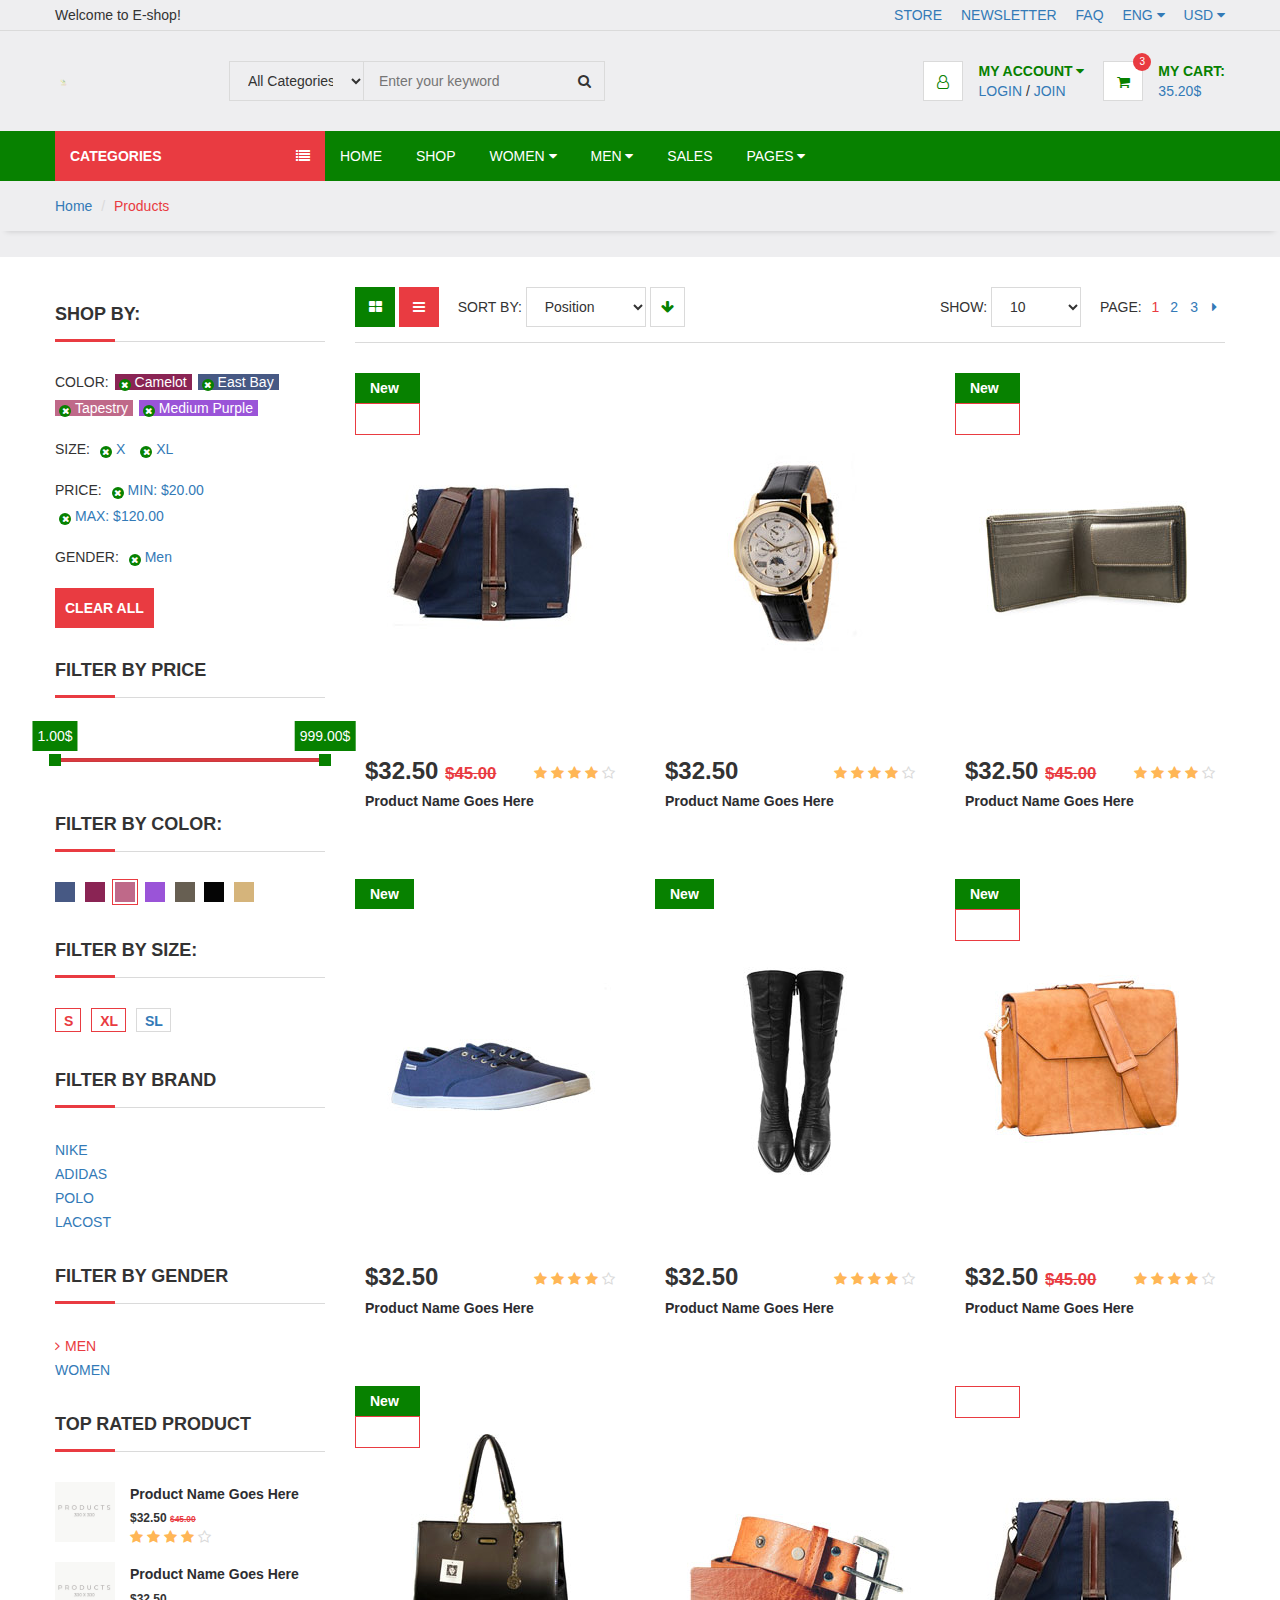
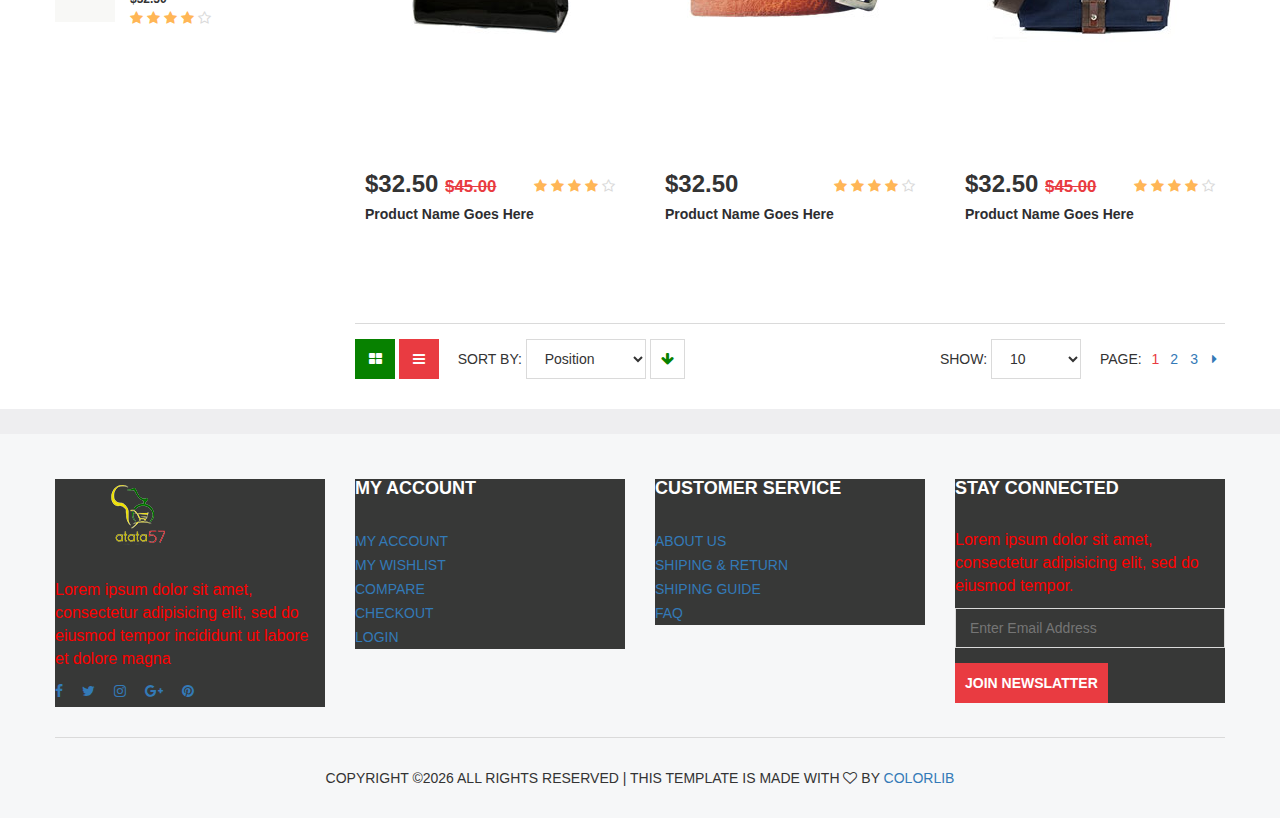
<file: products.html>
<!DOCTYPE html>
<html lang="en">

<head>
	<meta charset="utf-8">
	<meta http-equiv="X-UA-Compatible" content="IE=edge">
	<meta name="viewport" content="width=device-width, initial-scale=1">
	<!-- The above 3 meta tags *must* come first in the head; any other head content must come *after* these tags -->

	<title>E-SHOP HTML Template</title>

	<!-- Google font -->
	<link href="https://fonts.googleapis.com/css?family=Hind:400,700" rel="stylesheet">

	<!-- Bootstrap -->
	<link type="text/css" rel="stylesheet" href="css/bootstrap.min.css" />

	<!-- Slick -->
	<link type="text/css" rel="stylesheet" href="css/slick.css" />
	<link type="text/css" rel="stylesheet" href="css/slick-theme.css" />

	<!-- nouislider -->
	<link type="text/css" rel="stylesheet" href="css/nouislider.min.css" />

	<!-- Font Awesome Icon -->
	<link rel="stylesheet" href="css/font-awesome.min.css">

	<!-- Custom stlylesheet -->
	<link type="text/css" rel="stylesheet" href="css/style.css" />

	<!-- HTML5 shim and Respond.js for IE8 support of HTML5 elements and media queries -->
	<!-- WARNING: Respond.js doesn't work if you view the page via file:// -->
	<!--[if lt IE 9]>
		  <script src="https://oss.maxcdn.com/html5shiv/3.7.3/html5shiv.min.js"></script>
		  <script src="https://oss.maxcdn.com/respond/1.4.2/respond.min.js"></script>
		<![endif]-->

</head>

<body>
	<!-- HEADER -->
	<header>
		<!-- top Header -->
		<div id="top-header">
			<div class="container">
				<div class="pull-left">
					<span>Welcome to E-shop!</span>
				</div>
				<div class="pull-right">
					<ul class="header-top-links">
						<li><a href="#">Store</a></li>
						<li><a href="#">Newsletter</a></li>
						<li><a href="#">FAQ</a></li>
						<li class="dropdown default-dropdown">
							<a class="dropdown-toggle" data-toggle="dropdown" aria-expanded="true">ENG <i class="fa fa-caret-down"></i></a>
							<ul class="custom-menu">
								<li><a href="#">English (ENG)</a></li>
								<li><a href="#">Russian (Ru)</a></li>
								<li><a href="#">French (FR)</a></li>
								<li><a href="#">Spanish (Es)</a></li>
							</ul>
						</li>
						<li class="dropdown default-dropdown">
							<a class="dropdown-toggle" data-toggle="dropdown" aria-expanded="true">USD <i class="fa fa-caret-down"></i></a>
							<ul class="custom-menu">
								<li><a href="#">USD ($)</a></li>
								<li><a href="#">EUR (€)</a></li>
							</ul>
						</li>
					</ul>
				</div>
			</div>
		</div>
		<!-- /top Header -->

		<!-- header -->
		<div id="header">
			<div class="container">
				<div class="pull-left">
					<!-- Logo -->
					<div class="header-logo">
						<a class="logo" href="#">
							<img src="./img/logo.png" alt="">
						</a>
					</div>
					<!-- /Logo -->

					<!-- Search -->
					<div class="header-search">
						<form>
							<input class="input search-input" type="text" placeholder="Enter your keyword">
							<select class="input search-categories">
								<option value="0">All Categories</option>
								<option value="1">Category 01</option>
								<option value="1">Category 02</option>
							</select>
							<button class="search-btn"><i class="fa fa-search"></i></button>
						</form>
					</div>
					<!-- /Search -->
				</div>
				<div class="pull-right">
					<ul class="header-btns">
						<!-- Account -->
						<li class="header-account dropdown default-dropdown">
							<div class="dropdown-toggle" role="button" data-toggle="dropdown" aria-expanded="true">
								<div class="header-btns-icon">
									<i class="fa fa-user-o"></i>
								</div>
								<strong class="text-uppercase">My Account <i class="fa fa-caret-down"></i></strong>
							</div>
							<a href="#" class="text-uppercase">Login</a> / <a href="#" class="text-uppercase">Join</a>
							<ul class="custom-menu">
								<li><a href="#"><i class="fa fa-user-o"></i> My Account</a></li>
								<li><a href="#"><i class="fa fa-heart-o"></i> My Wishlist</a></li>
								<li><a href="#"><i class="fa fa-exchange"></i> Compare</a></li>
								<li><a href="#"><i class="fa fa-check"></i> Checkout</a></li>
								<li><a href="#"><i class="fa fa-unlock-alt"></i> Login</a></li>
								<li><a href="#"><i class="fa fa-user-plus"></i> Create An Account</a></li>
							</ul>
						</li>
						<!-- /Account -->

						<!-- Cart -->
						<li class="header-cart dropdown default-dropdown">
							<a class="dropdown-toggle" data-toggle="dropdown" aria-expanded="true">
								<div class="header-btns-icon">
									<i class="fa fa-shopping-cart"></i>
									<span class="qty">3</span>
								</div>
								<strong class="text-uppercase">My Cart:</strong>
								<br>
								<span>35.20$</span>
							</a>
							<div class="custom-menu">
								<div id="shopping-cart">
									<div class="shopping-cart-list">
										<div class="product product-widget">
											<div class="product-thumb">
												<img src="./img/thumb-product01.jpg" alt="">
											</div>
											<div class="product-body">
												<h3 class="product-price">$32.50 <span class="qty">x3</span></h3>
												<h2 class="product-name"><a href="#">Product Name Goes Here</a></h2>
											</div>
											<button class="cancel-btn"><i class="fa fa-trash"></i></button>
										</div>
										<div class="product product-widget">
											<div class="product-thumb">
												<img src="./img/thumb-product01.jpg" alt="">
											</div>
											<div class="product-body">
												<h3 class="product-price">$32.50 <span class="qty">x3</span></h3>
												<h2 class="product-name"><a href="#">Product Name Goes Here</a></h2>
											</div>
											<button class="cancel-btn"><i class="fa fa-trash"></i></button>
										</div>
									</div>
									<div class="shopping-cart-btns">
										<button class="main-btn">View Cart</button>
										<button class="primary-btn">Checkout <i class="fa fa-arrow-circle-right"></i></button>
									</div>
								</div>
							</div>
						</li>
						<!-- /Cart -->

						<!-- Mobile nav toggle-->
						<li class="nav-toggle">
							<button class="nav-toggle-btn main-btn icon-btn"><i class="fa fa-bars"></i></button>
						</li>
						<!-- / Mobile nav toggle -->
					</ul>
				</div>
			</div>
			<!-- header -->
		</div>
		<!-- container -->
	</header>
	<!-- /HEADER -->

	<!-- NAVIGATION -->
	<div id="navigation">
		<!-- container -->
		<div class="container">
			<div id="responsive-nav">
				<!-- category nav -->
				<div class="category-nav show-on-click">
					<span class="category-header">Categories <i class="fa fa-list"></i></span>
					<ul class="category-list">
						<li class="dropdown side-dropdown">
							<a class="dropdown-toggle" data-toggle="dropdown" aria-expanded="true">Women’s Clothing <i class="fa fa-angle-right"></i></a>
							<div class="custom-menu">
								<div class="row">
									<div class="col-md-4">
										<ul class="list-links">
											<li>
												<h3 class="list-links-title">Categories</h3></li>
											<li><a href="#">Women’s Clothing</a></li>
											<li><a href="#">Men’s Clothing</a></li>
											<li><a href="#">Phones & Accessories</a></li>
											<li><a href="#">Jewelry & Watches</a></li>
											<li><a href="#">Bags & Shoes</a></li>
										</ul>
										<hr class="hidden-md hidden-lg">
									</div>
									<div class="col-md-4">
										<ul class="list-links">
											<li>
												<h3 class="list-links-title">Categories</h3></li>
											<li><a href="#">Women’s Clothing</a></li>
											<li><a href="#">Men’s Clothing</a></li>
											<li><a href="#">Phones & Accessories</a></li>
											<li><a href="#">Jewelry & Watches</a></li>
											<li><a href="#">Bags & Shoes</a></li>
										</ul>
										<hr class="hidden-md hidden-lg">
									</div>
									<div class="col-md-4">
										<ul class="list-links">
											<li>
												<h3 class="list-links-title">Categories</h3></li>
											<li><a href="#">Women’s Clothing</a></li>
											<li><a href="#">Men’s Clothing</a></li>
											<li><a href="#">Phones & Accessories</a></li>
											<li><a href="#">Jewelry & Watches</a></li>
											<li><a href="#">Bags & Shoes</a></li>
										</ul>
									</div>
								</div>
								<div class="row hidden-sm hidden-xs">
									<div class="col-md-12">
										<hr>
										<a class="banner banner-1" href="#">
											<img src="./img/banner05.jpg" alt="">
											<div class="banner-caption text-center">
												<h2 class="white-color">NEW COLLECTION</h2>
												<h3 class="white-color font-weak">HOT DEAL</h3>
											</div>
										</a>
									</div>
								</div>
							</div>
						</li>
						<li><a href="#">Men’s Clothing</a></li>
						<li class="dropdown side-dropdown"><a class="dropdown-toggle" data-toggle="dropdown" aria-expanded="true">Phones & Accessories <i class="fa fa-angle-right"></i></a>
							<div class="custom-menu">
								<div class="row">
									<div class="col-md-4">
										<ul class="list-links">
											<li>
												<h3 class="list-links-title">Categories</h3></li>
											<li><a href="#">Women’s Clothing</a></li>
											<li><a href="#">Men’s Clothing</a></li>
											<li><a href="#">Phones & Accessories</a></li>
											<li><a href="#">Jewelry & Watches</a></li>
											<li><a href="#">Bags & Shoes</a></li>
										</ul>
										<hr>
										<ul class="list-links">
											<li>
												<h3 class="list-links-title">Categories</h3></li>
											<li><a href="#">Women’s Clothing</a></li>
											<li><a href="#">Men’s Clothing</a></li>
											<li><a href="#">Phones & Accessories</a></li>
											<li><a href="#">Jewelry & Watches</a></li>
											<li><a href="#">Bags & Shoes</a></li>
										</ul>
										<hr class="hidden-md hidden-lg">
									</div>
									<div class="col-md-4">
										<ul class="list-links">
											<li>
												<h3 class="list-links-title">Categories</h3></li>
											<li><a href="#">Women’s Clothing</a></li>
											<li><a href="#">Men’s Clothing</a></li>
											<li><a href="#">Phones & Accessories</a></li>
											<li><a href="#">Jewelry & Watches</a></li>
											<li><a href="#">Bags & Shoes</a></li>
										</ul>
										<hr>
										<ul class="list-links">
											<li>
												<h3 class="list-links-title">Categories</h3></li>
											<li><a href="#">Women’s Clothing</a></li>
											<li><a href="#">Men’s Clothing</a></li>
											<li><a href="#">Phones & Accessories</a></li>
											<li><a href="#">Jewelry & Watches</a></li>
											<li><a href="#">Bags & Shoes</a></li>
										</ul>
									</div>
									<div class="col-md-4 hidden-sm hidden-xs">
										<a class="banner banner-2" href="#">
											<img src="./img/banner04.jpg" alt="">
											<div class="banner-caption">
												<h3 class="white-color">NEW<br>COLLECTION</h3>
											</div>
										</a>
									</div>
								</div>
							</div>
						</li>
						<li><a href="#">Computer & Office</a></li>
						<li><a href="#">Consumer Electronics</a></li>
						<li class="dropdown side-dropdown">
							<a class="dropdown-toggle" data-toggle="dropdown" aria-expanded="true">Jewelry & Watches <i class="fa fa-angle-right"></i></a>
							<div class="custom-menu">
								<div class="row">
									<div class="col-md-4">
										<ul class="list-links">
											<li>
												<h3 class="list-links-title">Categories</h3></li>
											<li><a href="#">Women’s Clothing</a></li>
											<li><a href="#">Men’s Clothing</a></li>
											<li><a href="#">Phones & Accessories</a></li>
											<li><a href="#">Jewelry & Watches</a></li>
											<li><a href="#">Bags & Shoes</a></li>
										</ul>
										<hr>
										<ul class="list-links">
											<li>
												<h3 class="list-links-title">Categories</h3></li>
											<li><a href="#">Women’s Clothing</a></li>
											<li><a href="#">Men’s Clothing</a></li>
											<li><a href="#">Phones & Accessories</a></li>
											<li><a href="#">Jewelry & Watches</a></li>
											<li><a href="#">Bags & Shoes</a></li>
										</ul>
										<hr class="hidden-md hidden-lg">
									</div>
									<div class="col-md-4">
										<ul class="list-links">
											<li>
												<h3 class="list-links-title">Categories</h3></li>
											<li><a href="#">Women’s Clothing</a></li>
											<li><a href="#">Men’s Clothing</a></li>
											<li><a href="#">Phones & Accessories</a></li>
											<li><a href="#">Jewelry & Watches</a></li>
											<li><a href="#">Bags & Shoes</a></li>
										</ul>
										<hr>
										<ul class="list-links">
											<li>
												<h3 class="list-links-title">Categories</h3></li>
											<li><a href="#">Women’s Clothing</a></li>
											<li><a href="#">Men’s Clothing</a></li>
											<li><a href="#">Phones & Accessories</a></li>
											<li><a href="#">Jewelry & Watches</a></li>
											<li><a href="#">Bags & Shoes</a></li>
										</ul>
										<hr class="hidden-md hidden-lg">
									</div>
									<div class="col-md-4">
										<ul class="list-links">
											<li>
												<h3 class="list-links-title">Categories</h3></li>
											<li><a href="#">Women’s Clothing</a></li>
											<li><a href="#">Men’s Clothing</a></li>
											<li><a href="#">Phones & Accessories</a></li>
											<li><a href="#">Jewelry & Watches</a></li>
											<li><a href="#">Bags & Shoes</a></li>
										</ul>
										<hr>
										<ul class="list-links">
											<li>
												<h3 class="list-links-title">Categories</h3></li>
											<li><a href="#">Women’s Clothing</a></li>
											<li><a href="#">Men’s Clothing</a></li>
											<li><a href="#">Phones & Accessories</a></li>
											<li><a href="#">Jewelry & Watches</a></li>
											<li><a href="#">Bags & Shoes</a></li>
										</ul>
									</div>
								</div>
							</div>
						</li>
						<li><a href="#">Bags & Shoes</a></li>
						<li><a href="#">View All</a></li>
					</ul>
				</div>
				<!-- /category nav -->

				<!-- menu nav -->
				<div class="menu-nav">
					<span class="menu-header">Menu <i class="fa fa-bars"></i></span>
					<ul class="menu-list">
						<li><a href="#">Home</a></li>
						<li><a href="#">Shop</a></li>
						<li class="dropdown mega-dropdown"><a class="dropdown-toggle" data-toggle="dropdown" aria-expanded="true">Women <i class="fa fa-caret-down"></i></a>
							<div class="custom-menu">
								<div class="row">
									<div class="col-md-4">
										<ul class="list-links">
											<li>
												<h3 class="list-links-title">Categories</h3></li>
											<li><a href="#">Women’s Clothing</a></li>
											<li><a href="#">Men’s Clothing</a></li>
											<li><a href="#">Phones & Accessories</a></li>
											<li><a href="#">Jewelry & Watches</a></li>
											<li><a href="#">Bags & Shoes</a></li>
										</ul>
										<hr class="hidden-md hidden-lg">
									</div>
									<div class="col-md-4">
										<ul class="list-links">
											<li>
												<h3 class="list-links-title">Categories</h3></li>
											<li><a href="#">Women’s Clothing</a></li>
											<li><a href="#">Men’s Clothing</a></li>
											<li><a href="#">Phones & Accessories</a></li>
											<li><a href="#">Jewelry & Watches</a></li>
											<li><a href="#">Bags & Shoes</a></li>
										</ul>
										<hr class="hidden-md hidden-lg">
									</div>
									<div class="col-md-4">
										<ul class="list-links">
											<li>
												<h3 class="list-links-title">Categories</h3></li>
											<li><a href="#">Women’s Clothing</a></li>
											<li><a href="#">Men’s Clothing</a></li>
											<li><a href="#">Phones & Accessories</a></li>
											<li><a href="#">Jewelry & Watches</a></li>
											<li><a href="#">Bags & Shoes</a></li>
										</ul>
									</div>
								</div>
								<div class="row hidden-sm hidden-xs">
									<div class="col-md-12">
										<hr>
										<a class="banner banner-1" href="#">
											<img src="./img/banner05.jpg" alt="">
											<div class="banner-caption text-center">
												<h2 class="white-color">NEW COLLECTION</h2>
												<h3 class="white-color font-weak">HOT DEAL</h3>
											</div>
										</a>
									</div>
								</div>
							</div>
						</li>
						<li class="dropdown mega-dropdown full-width"><a class="dropdown-toggle" data-toggle="dropdown" aria-expanded="true">Men <i class="fa fa-caret-down"></i></a>
							<div class="custom-menu">
								<div class="row">
									<div class="col-md-3">
										<div class="hidden-sm hidden-xs">
											<a class="banner banner-1" href="#">
												<img src="./img/banner06.jpg" alt="">
												<div class="banner-caption text-center">
													<h3 class="white-color text-uppercase">Women’s</h3>
												</div>
											</a>
											<hr>
										</div>
										<ul class="list-links">
											<li>
												<h3 class="list-links-title">Categories</h3></li>
											<li><a href="#">Women’s Clothing</a></li>
											<li><a href="#">Men’s Clothing</a></li>
											<li><a href="#">Phones & Accessories</a></li>
											<li><a href="#">Jewelry & Watches</a></li>
											<li><a href="#">Bags & Shoes</a></li>
										</ul>
									</div>
									<div class="col-md-3">
										<div class="hidden-sm hidden-xs">
											<a class="banner banner-1" href="#">
												<img src="./img/banner07.jpg" alt="">
												<div class="banner-caption text-center">
													<h3 class="white-color text-uppercase">Men’s</h3>
												</div>
											</a>
										</div>
										<hr>
										<ul class="list-links">
											<li>
												<h3 class="list-links-title">Categories</h3></li>
											<li><a href="#">Women’s Clothing</a></li>
											<li><a href="#">Men’s Clothing</a></li>
											<li><a href="#">Phones & Accessories</a></li>
											<li><a href="#">Jewelry & Watches</a></li>
											<li><a href="#">Bags & Shoes</a></li>
										</ul>
									</div>
									<div class="col-md-3">
										<div class="hidden-sm hidden-xs">
											<a class="banner banner-1" href="#">
												<img src="./img/banner08.jpg" alt="">
												<div class="banner-caption text-center">
													<h3 class="white-color text-uppercase">Accessories</h3>
												</div>
											</a>
										</div>
										<hr>
										<ul class="list-links">
											<li>
												<h3 class="list-links-title">Categories</h3></li>
											<li><a href="#">Women’s Clothing</a></li>
											<li><a href="#">Men’s Clothing</a></li>
											<li><a href="#">Phones & Accessories</a></li>
											<li><a href="#">Jewelry & Watches</a></li>
											<li><a href="#">Bags & Shoes</a></li>
										</ul>
									</div>
									<div class="col-md-3">
										<div class="hidden-sm hidden-xs">
											<a class="banner banner-1" href="#">
												<img src="./img/banner09.jpg" alt="">
												<div class="banner-caption text-center">
													<h3 class="white-color text-uppercase">Bags</h3>
												</div>
											</a>
										</div>
										<hr>
										<ul class="list-links">
											<li>
												<h3 class="list-links-title">Categories</h3></li>
											<li><a href="#">Women’s Clothing</a></li>
											<li><a href="#">Men’s Clothing</a></li>
											<li><a href="#">Phones & Accessories</a></li>
											<li><a href="#">Jewelry & Watches</a></li>
											<li><a href="#">Bags & Shoes</a></li>
										</ul>
									</div>
								</div>
							</div>
						</li>
						<li><a href="#">Sales</a></li>
						<li class="dropdown default-dropdown"><a class="dropdown-toggle" data-toggle="dropdown" aria-expanded="true">Pages <i class="fa fa-caret-down"></i></a>
							<ul class="custom-menu">
								<li><a href="index.html">Home</a></li>
								<li><a href="products.html">Products</a></li>
								<li><a href="product-page.html">Product Details</a></li>
								<li><a href="checkout.html">Checkout</a></li>
							</ul>
						</li>
					</ul>
				</div>
				<!-- menu nav -->
			</div>
		</div>
		<!-- /container -->
	</div>
	<!-- /NAVIGATION -->

	<!-- BREADCRUMB -->
	<div id="breadcrumb">
		<div class="container">
			<ul class="breadcrumb">
				<li><a href="#">Home</a></li>
				<li class="active">Products</li>
			</ul>
		</div>
	</div>
	<!-- /BREADCRUMB -->

	<!-- section -->
	<div class="section">
		<!-- container -->
		<div class="container">
			<!-- row -->
			<div class="row">
				<!-- ASIDE -->
				<div id="aside" class="col-md-3">
					<!-- aside widget -->
					<div class="aside">
						<h3 class="aside-title">Shop by:</h3>
						<ul class="filter-list">
							<li><span class="text-uppercase">color:</span></li>
							<li><a href="#" style="color:#FFF; background-color:#8A2454;">Camelot</a></li>
							<li><a href="#" style="color:#FFF; background-color:#475984;">East Bay</a></li>
							<li><a href="#" style="color:#FFF; background-color:#BF6989;">Tapestry</a></li>
							<li><a href="#" style="color:#FFF; background-color:#9A54D8;">Medium Purple</a></li>
						</ul>

						<ul class="filter-list">
							<li><span class="text-uppercase">Size:</span></li>
							<li><a href="#">X</a></li>
							<li><a href="#">XL</a></li>
						</ul>

						<ul class="filter-list">
							<li><span class="text-uppercase">Price:</span></li>
							<li><a href="#">MIN: $20.00</a></li>
							<li><a href="#">MAX: $120.00</a></li>
						</ul>

						<ul class="filter-list">
							<li><span class="text-uppercase">Gender:</span></li>
							<li><a href="#">Men</a></li>
						</ul>

						<button class="primary-btn">Clear All</button>
					</div>
					<!-- /aside widget -->

					<!-- aside widget -->
					<div class="aside">
						<h3 class="aside-title">Filter by Price</h3>
						<div id="price-slider"></div>
					</div>
					<!-- aside widget -->

					<!-- aside widget -->
					<div class="aside">
						<h3 class="aside-title">Filter By Color:</h3>
						<ul class="color-option">
							<li><a href="#" style="background-color:#475984;"></a></li>
							<li><a href="#" style="background-color:#8A2454;"></a></li>
							<li class="active"><a href="#" style="background-color:#BF6989;"></a></li>
							<li><a href="#" style="background-color:#9A54D8;"></a></li>
							<li><a href="#" style="background-color:#675F52;"></a></li>
							<li><a href="#" style="background-color:#050505;"></a></li>
							<li><a href="#" style="background-color:#D5B47B;"></a></li>
						</ul>
					</div>
					<!-- /aside widget -->

					<!-- aside widget -->
					<div class="aside">
						<h3 class="aside-title">Filter By Size:</h3>
						<ul class="size-option">
							<li class="active"><a href="#">S</a></li>
							<li class="active"><a href="#">XL</a></li>
							<li><a href="#">SL</a></li>
						</ul>
					</div>
					<!-- /aside widget -->

					<!-- aside widget -->
					<div class="aside">
						<h3 class="aside-title">Filter by Brand</h3>
						<ul class="list-links">
							<li><a href="#">Nike</a></li>
							<li><a href="#">Adidas</a></li>
							<li><a href="#">Polo</a></li>
							<li><a href="#">Lacost</a></li>
						</ul>
					</div>
					<!-- /aside widget -->

					<!-- aside widget -->
					<div class="aside">
						<h3 class="aside-title">Filter by Gender</h3>
						<ul class="list-links">
							<li class="active"><a href="#">Men</a></li>
							<li><a href="#">Women</a></li>
						</ul>
					</div>
					<!-- /aside widget -->

					<!-- aside widget -->
					<div class="aside">
						<h3 class="aside-title">Top Rated Product</h3>
						<!-- widget product -->
						<div class="product product-widget">
							<div class="product-thumb">
								<img src="./img/thumb-product01.jpg" alt="">
							</div>
							<div class="product-body">
								<h2 class="product-name"><a href="#">Product Name Goes Here</a></h2>
								<h3 class="product-price">$32.50 <del class="product-old-price">$45.00</del></h3>
								<div class="product-rating">
									<i class="fa fa-star"></i>
									<i class="fa fa-star"></i>
									<i class="fa fa-star"></i>
									<i class="fa fa-star"></i>
									<i class="fa fa-star-o empty"></i>
								</div>
							</div>
						</div>
						<!-- /widget product -->

						<!-- widget product -->
						<div class="product product-widget">
							<div class="product-thumb">
								<img src="./img/thumb-product01.jpg" alt="">
							</div>
							<div class="product-body">
								<h2 class="product-name"><a href="#">Product Name Goes Here</a></h2>
								<h3 class="product-price">$32.50</h3>
								<div class="product-rating">
									<i class="fa fa-star"></i>
									<i class="fa fa-star"></i>
									<i class="fa fa-star"></i>
									<i class="fa fa-star"></i>
									<i class="fa fa-star-o empty"></i>
								</div>
							</div>
						</div>
						<!-- /widget product -->
					</div>
					<!-- /aside widget -->
				</div>
				<!-- /ASIDE -->

				<!-- MAIN -->
				<div id="main" class="col-md-9">
					<!-- store top filter -->
					<div class="store-filter clearfix">
						<div class="pull-left">
							<div class="row-filter">
								<a href="#"><i class="fa fa-th-large"></i></a>
								<a href="#" class="active"><i class="fa fa-bars"></i></a>
							</div>
							<div class="sort-filter">
								<span class="text-uppercase">Sort By:</span>
								<select class="input">
										<option value="0">Position</option>
										<option value="0">Price</option>
										<option value="0">Rating</option>
									</select>
								<a href="#" class="main-btn icon-btn"><i class="fa fa-arrow-down"></i></a>
							</div>
						</div>
						<div class="pull-right">
							<div class="page-filter">
								<span class="text-uppercase">Show:</span>
								<select class="input">
										<option value="0">10</option>
										<option value="1">20</option>
										<option value="2">30</option>
									</select>
							</div>
							<ul class="store-pages">
								<li><span class="text-uppercase">Page:</span></li>
								<li class="active">1</li>
								<li><a href="#">2</a></li>
								<li><a href="#">3</a></li>
								<li><a href="#"><i class="fa fa-caret-right"></i></a></li>
							</ul>
						</div>
					</div>
					<!-- /store top filter -->

					<!-- STORE -->
					<div id="store">
						<!-- row -->
						<div class="row">
							<!-- Product Single -->
							<div class="col-md-4 col-sm-6 col-xs-6">
								<div class="product product-single">
									<div class="product-thumb">
										<div class="product-label">
											<span>New</span>
											<span class="sale">-20%</span>
										</div>
										<button class="main-btn quick-view"><i class="fa fa-search-plus"></i> Quick view</button>
										<img src="./img/product01.jpg" alt="">
									</div>
									<div class="product-body">
										<h3 class="product-price">$32.50 <del class="product-old-price">$45.00</del></h3>
										<div class="product-rating">
											<i class="fa fa-star"></i>
											<i class="fa fa-star"></i>
											<i class="fa fa-star"></i>
											<i class="fa fa-star"></i>
											<i class="fa fa-star-o empty"></i>
										</div>
										<h2 class="product-name"><a href="#">Product Name Goes Here</a></h2>
										<div class="product-btns">
											<button class="main-btn icon-btn"><i class="fa fa-heart"></i></button>
											<button class="main-btn icon-btn"><i class="fa fa-exchange"></i></button>
											<button class="primary-btn add-to-cart"><i class="fa fa-shopping-cart"></i> Add to Cart</button>
										</div>
									</div>
								</div>
							</div>
							<!-- /Product Single -->

							<!-- Product Single -->
							<div class="col-md-4 col-sm-6 col-xs-6">
								<div class="product product-single">
									<div class="product-thumb">
										<button class="main-btn quick-view"><i class="fa fa-search-plus"></i> Quick view</button>
										<img src="./img/product02.jpg" alt="">
									</div>
									<div class="product-body">
										<h3 class="product-price">$32.50</h3>
										<div class="product-rating">
											<i class="fa fa-star"></i>
											<i class="fa fa-star"></i>
											<i class="fa fa-star"></i>
											<i class="fa fa-star"></i>
											<i class="fa fa-star-o empty"></i>
										</div>
										<h2 class="product-name"><a href="#">Product Name Goes Here</a></h2>
										<div class="product-btns">
											<button class="main-btn icon-btn"><i class="fa fa-heart"></i></button>
											<button class="main-btn icon-btn"><i class="fa fa-exchange"></i></button>
											<button class="primary-btn add-to-cart"><i class="fa fa-shopping-cart"></i> Add to Cart</button>
										</div>
									</div>
								</div>
							</div>
							<!-- /Product Single -->

							<div class="clearfix visible-sm visible-xs"></div>

							<!-- Product Single -->
							<div class="col-md-4 col-sm-6 col-xs-6">
								<div class="product product-single">
									<div class="product-thumb">
										<div class="product-label">
											<span>New</span>
											<span class="sale">-20%</span>
										</div>
										<button class="main-btn quick-view"><i class="fa fa-search-plus"></i> Quick view</button>
										<img src="./img/product03.jpg" alt="">
									</div>
									<div class="product-body">
										<h3 class="product-price">$32.50 <del class="product-old-price">$45.00</del></h3>
										<div class="product-rating">
											<i class="fa fa-star"></i>
											<i class="fa fa-star"></i>
											<i class="fa fa-star"></i>
											<i class="fa fa-star"></i>
											<i class="fa fa-star-o empty"></i>
										</div>
										<h2 class="product-name"><a href="#">Product Name Goes Here</a></h2>
										<div class="product-btns">
											<button class="main-btn icon-btn"><i class="fa fa-heart"></i></button>
											<button class="main-btn icon-btn"><i class="fa fa-exchange"></i></button>
											<button class="primary-btn add-to-cart"><i class="fa fa-shopping-cart"></i> Add to Cart</button>
										</div>
									</div>
								</div>
							</div>
							<!-- /Product Single -->

							<div class="clearfix visible-md visible-lg"></div>

							<!-- Product Single -->
							<div class="col-md-4 col-sm-6 col-xs-6">
								<div class="product product-single">
									<div class="product-thumb">
										<div class="product-label">
											<span>New</span>
										</div>
										<button class="main-btn quick-view"><i class="fa fa-search-plus"></i> Quick view</button>
										<img src="./img/product04.jpg" alt="">
									</div>
									<div class="product-body">
										<h3 class="product-price">$32.50</h3>
										<div class="product-rating">
											<i class="fa fa-star"></i>
											<i class="fa fa-star"></i>
											<i class="fa fa-star"></i>
											<i class="fa fa-star"></i>
											<i class="fa fa-star-o empty"></i>
										</div>
										<h2 class="product-name"><a href="#">Product Name Goes Here</a></h2>
										<div class="product-btns">
											<button class="main-btn icon-btn"><i class="fa fa-heart"></i></button>
											<button class="main-btn icon-btn"><i class="fa fa-exchange"></i></button>
											<button class="primary-btn add-to-cart"><i class="fa fa-shopping-cart"></i> Add to Cart</button>
										</div>
									</div>
								</div>
							</div>
							<!-- /Product Single -->

							<div class="clearfix visible-sm visible-xs"></div>

							<!-- Product Single -->
							<div class="col-md-4 col-sm-6 col-xs-6">
								<div class="product product-single">
									<div class="product-thumb">
										<div class="product-label">
											<span>New</span>
										</div>
										<button class="main-btn quick-view"><i class="fa fa-search-plus"></i> Quick view</button>
										<img src="./img/product05.jpg" alt="">
									</div>
									<div class="product-body">
										<h3 class="product-price">$32.50</h3>
										<div class="product-rating">
											<i class="fa fa-star"></i>
											<i class="fa fa-star"></i>
											<i class="fa fa-star"></i>
											<i class="fa fa-star"></i>
											<i class="fa fa-star-o empty"></i>
										</div>
										<h2 class="product-name"><a href="#">Product Name Goes Here</a></h2>
										<div class="product-btns">
											<button class="main-btn icon-btn"><i class="fa fa-heart"></i></button>
											<button class="main-btn icon-btn"><i class="fa fa-exchange"></i></button>
											<button class="primary-btn add-to-cart"><i class="fa fa-shopping-cart"></i> Add to Cart</button>
										</div>
									</div>
								</div>
							</div>
							<!-- /Product Single -->

							<!-- Product Single -->
							<div class="col-md-4 col-sm-6 col-xs-6">
								<div class="product product-single">
									<div class="product-thumb">
										<div class="product-label">
											<span>New</span>
											<span class="sale">-20%</span>
										</div>
										<button class="main-btn quick-view"><i class="fa fa-search-plus"></i> Quick view</button>
										<img src="./img/product06.jpg" alt="">
									</div>
									<div class="product-body">
										<h3 class="product-price">$32.50 <del class="product-old-price">$45.00</del></h3>
										<div class="product-rating">
											<i class="fa fa-star"></i>
											<i class="fa fa-star"></i>
											<i class="fa fa-star"></i>
											<i class="fa fa-star"></i>
											<i class="fa fa-star-o empty"></i>
										</div>
										<h2 class="product-name"><a href="#">Product Name Goes Here</a></h2>
										<div class="product-btns">
											<button class="main-btn icon-btn"><i class="fa fa-heart"></i></button>
											<button class="main-btn icon-btn"><i class="fa fa-exchange"></i></button>
											<button class="primary-btn add-to-cart"><i class="fa fa-shopping-cart"></i> Add to Cart</button>
										</div>
									</div>
								</div>
							</div>
							<!-- /Product Single -->

							<div class="clearfix visible-md visible-lg visible-sm visible-xs"></div>

							<!-- Product Single -->
							<div class="col-md-4 col-sm-6 col-xs-6">
								<div class="product product-single">
									<div class="product-thumb">
										<div class="product-label">
											<span>New</span>
											<span class="sale">-20%</span>
										</div>
										<button class="main-btn quick-view"><i class="fa fa-search-plus"></i> Quick view</button>
										<img src="./img/product07.jpg" alt="">
									</div>
									<div class="product-body">
										<h3 class="product-price">$32.50 <del class="product-old-price">$45.00</del></h3>
										<div class="product-rating">
											<i class="fa fa-star"></i>
											<i class="fa fa-star"></i>
											<i class="fa fa-star"></i>
											<i class="fa fa-star"></i>
											<i class="fa fa-star-o empty"></i>
										</div>
										<h2 class="product-name"><a href="#">Product Name Goes Here</a></h2>
										<div class="product-btns">
											<button class="main-btn icon-btn"><i class="fa fa-heart"></i></button>
											<button class="main-btn icon-btn"><i class="fa fa-exchange"></i></button>
											<button class="primary-btn add-to-cart"><i class="fa fa-shopping-cart"></i> Add to Cart</button>
										</div>
									</div>
								</div>
							</div>
							<!-- /Product Single -->

							<!-- Product Single -->
							<div class="col-md-4 col-sm-6 col-xs-6">
								<div class="product product-single">
									<div class="product-thumb">
										<button class="main-btn quick-view"><i class="fa fa-search-plus"></i> Quick view</button>
										<img src="./img/product08.jpg" alt="">
									</div>
									<div class="product-body">
										<h3 class="product-price">$32.50</h3>
										<div class="product-rating">
											<i class="fa fa-star"></i>
											<i class="fa fa-star"></i>
											<i class="fa fa-star"></i>
											<i class="fa fa-star"></i>
											<i class="fa fa-star-o empty"></i>
										</div>
										<h2 class="product-name"><a href="#">Product Name Goes Here</a></h2>
										<div class="product-btns">
											<button class="main-btn icon-btn"><i class="fa fa-heart"></i></button>
											<button class="main-btn icon-btn"><i class="fa fa-exchange"></i></button>
											<button class="primary-btn add-to-cart"><i class="fa fa-shopping-cart"></i> Add to Cart</button>
										</div>
									</div>
								</div>
							</div>
							<!-- /Product Single -->

							<div class="clearfix visible-sm visible-xs"></div>

							<!-- Product Single -->
							<div class="col-md-4 col-sm-6 col-xs-6">
								<div class="product product-single">
									<div class="product-thumb">
										<div class="product-label">
											<span class="sale">-20%</span>
										</div>
										<button class="main-btn quick-view"><i class="fa fa-search-plus"></i> Quick view</button>
										<img src="./img/product01.jpg" alt="">
									</div>
									<div class="product-body">
										<h3 class="product-price">$32.50 <del class="product-old-price">$45.00</del></h3>
										<div class="product-rating">
											<i class="fa fa-star"></i>
											<i class="fa fa-star"></i>
											<i class="fa fa-star"></i>
											<i class="fa fa-star"></i>
											<i class="fa fa-star-o empty"></i>
										</div>
										<h2 class="product-name"><a href="#">Product Name Goes Here</a></h2>
										<div class="product-btns">
											<button class="main-btn icon-btn"><i class="fa fa-heart"></i></button>
											<button class="main-btn icon-btn"><i class="fa fa-exchange"></i></button>
											<button class="primary-btn add-to-cart"><i class="fa fa-shopping-cart"></i> Add to Cart</button>
										</div>
									</div>
								</div>
							</div>
							<!-- /Product Single -->
						</div>
						<!-- /row -->
					</div>
					<!-- /STORE -->

					<!-- store bottom filter -->
					<div class="store-filter clearfix">
						<div class="pull-left">
							<div class="row-filter">
								<a href="#"><i class="fa fa-th-large"></i></a>
								<a href="#" class="active"><i class="fa fa-bars"></i></a>
							</div>
							<div class="sort-filter">
								<span class="text-uppercase">Sort By:</span>
								<select class="input">
										<option value="0">Position</option>
										<option value="0">Price</option>
										<option value="0">Rating</option>
									</select>
								<a href="#" class="main-btn icon-btn"><i class="fa fa-arrow-down"></i></a>
							</div>
						</div>
						<div class="pull-right">
							<div class="page-filter">
								<span class="text-uppercase">Show:</span>
								<select class="input">
										<option value="0">10</option>
										<option value="1">20</option>
										<option value="2">30</option>
									</select>
							</div>
							<ul class="store-pages">
								<li><span class="text-uppercase">Page:</span></li>
								<li class="active">1</li>
								<li><a href="#">2</a></li>
								<li><a href="#">3</a></li>
								<li><a href="#"><i class="fa fa-caret-right"></i></a></li>
							</ul>
						</div>
					</div>
					<!-- /store bottom filter -->
				</div>
				<!-- /MAIN -->
			</div>
			<!-- /row -->
		</div>
		<!-- /container -->
	</div>
	<!-- /section -->

	<!-- FOOTER -->
	<footer id="footer" class="section section-grey">
		<!-- container -->
		<div class="container">
			<!-- row -->
			<div class="row">
				<!-- footer widget -->
				<div class="col-md-3 col-sm-6 col-xs-6">
					<div class="footer">
						<!-- footer logo -->
						<div class="footer-logo">
							<a class="logo" href="#">
		            <img src="./img/logo.png" alt="">
		          </a>
						</div>
						<!-- /footer logo -->

						<p>Lorem ipsum dolor sit amet, consectetur adipisicing elit, sed do eiusmod tempor incididunt ut labore et dolore magna</p>

						<!-- footer social -->
						<ul class="footer-social">
							<li><a href="#"><i class="fa fa-facebook"></i></a></li>
							<li><a href="#"><i class="fa fa-twitter"></i></a></li>
							<li><a href="#"><i class="fa fa-instagram"></i></a></li>
							<li><a href="#"><i class="fa fa-google-plus"></i></a></li>
							<li><a href="#"><i class="fa fa-pinterest"></i></a></li>
						</ul>
						<!-- /footer social -->
					</div>
				</div>
				<!-- /footer widget -->

				<!-- footer widget -->
				<div class="col-md-3 col-sm-6 col-xs-6">
					<div class="footer">
						<h3 class="footer-header">My Account</h3>
						<ul class="list-links">
							<li><a href="#">My Account</a></li>
							<li><a href="#">My Wishlist</a></li>
							<li><a href="#">Compare</a></li>
							<li><a href="#">Checkout</a></li>
							<li><a href="#">Login</a></li>
						</ul>
					</div>
				</div>
				<!-- /footer widget -->

				<div class="clearfix visible-sm visible-xs"></div>

				<!-- footer widget -->
				<div class="col-md-3 col-sm-6 col-xs-6">
					<div class="footer">
						<h3 class="footer-header">Customer Service</h3>
						<ul class="list-links">
							<li><a href="#">About Us</a></li>
							<li><a href="#">Shiping & Return</a></li>
							<li><a href="#">Shiping Guide</a></li>
							<li><a href="#">FAQ</a></li>
						</ul>
					</div>
				</div>
				<!-- /footer widget -->

				<!-- footer subscribe -->
				<div class="col-md-3 col-sm-6 col-xs-6">
					<div class="footer">
						<h3 class="footer-header">Stay Connected</h3>
						<p>Lorem ipsum dolor sit amet, consectetur adipisicing elit, sed do eiusmod tempor.</p>
						<form>
							<div class="form-group">
								<input class="input" placeholder="Enter Email Address">
							</div>
							<button class="primary-btn">Join Newslatter</button>
						</form>
					</div>
				</div>
				<!-- /footer subscribe -->
			</div>
			<!-- /row -->
			<hr>
			<!-- row -->
			<div class="row">
				<div class="col-md-8 col-md-offset-2 text-center">
					<!-- footer copyright -->
					<div class="footer-copyright">
						<!-- Link back to Colorlib can't be removed. Template is licensed under CC BY 3.0. -->
						Copyright &copy;<script>document.write(new Date().getFullYear());</script> All rights reserved | This template is made with <i class="fa fa-heart-o" aria-hidden="true"></i> by <a href="https://colorlib.com" target="_blank">Colorlib</a>
						<!-- Link back to Colorlib can't be removed. Template is licensed under CC BY 3.0. -->
					</div>
					<!-- /footer copyright -->
				</div>
			</div>
			<!-- /row -->
		</div>
		<!-- /container -->
	</footer>
	<!-- /FOOTER -->

	<!-- jQuery Plugins -->
	<script src="js/jquery.min.js"></script>
	<script src="js/bootstrap.min.js"></script>
	<script src="js/slick.min.js"></script>
	<script src="js/nouislider.min.js"></script>
	<script src="js/jquery.zoom.min.js"></script>
	<script src="js/main.js"></script>

</body>

</html>
</file>
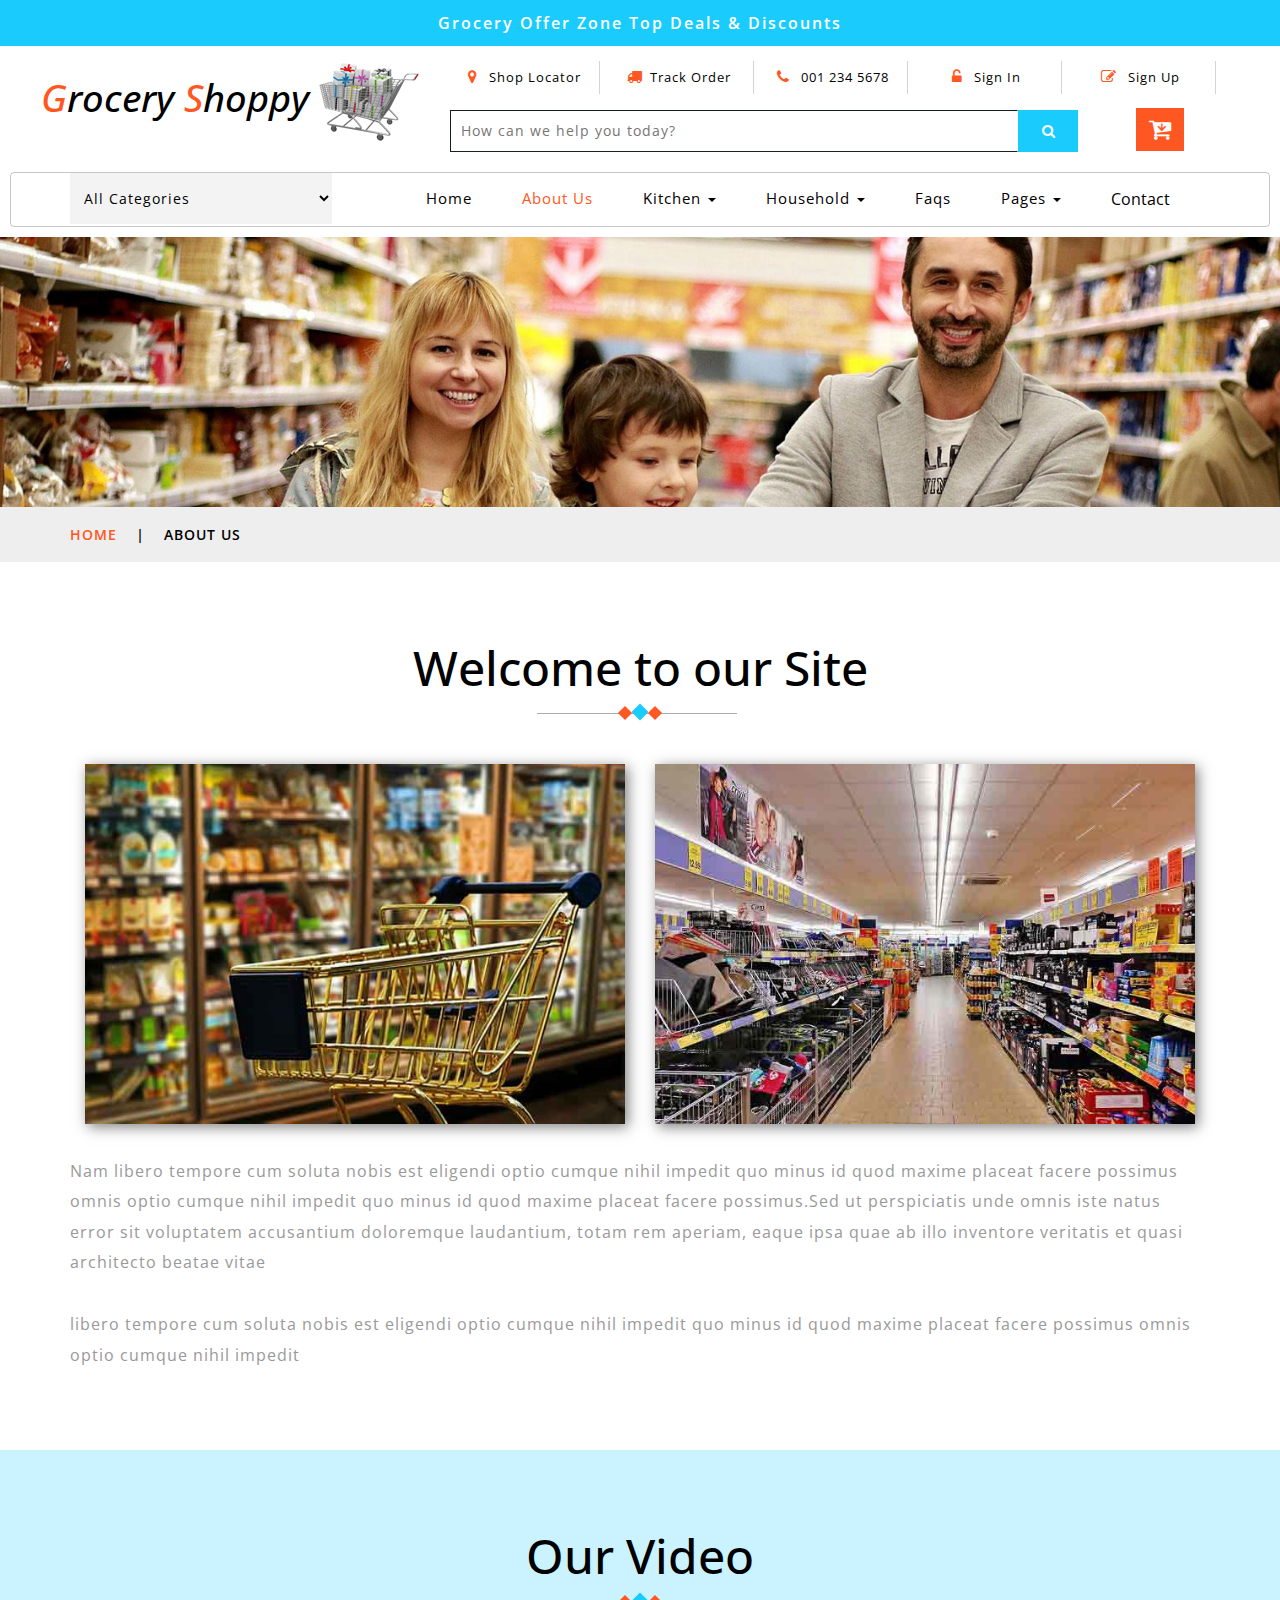
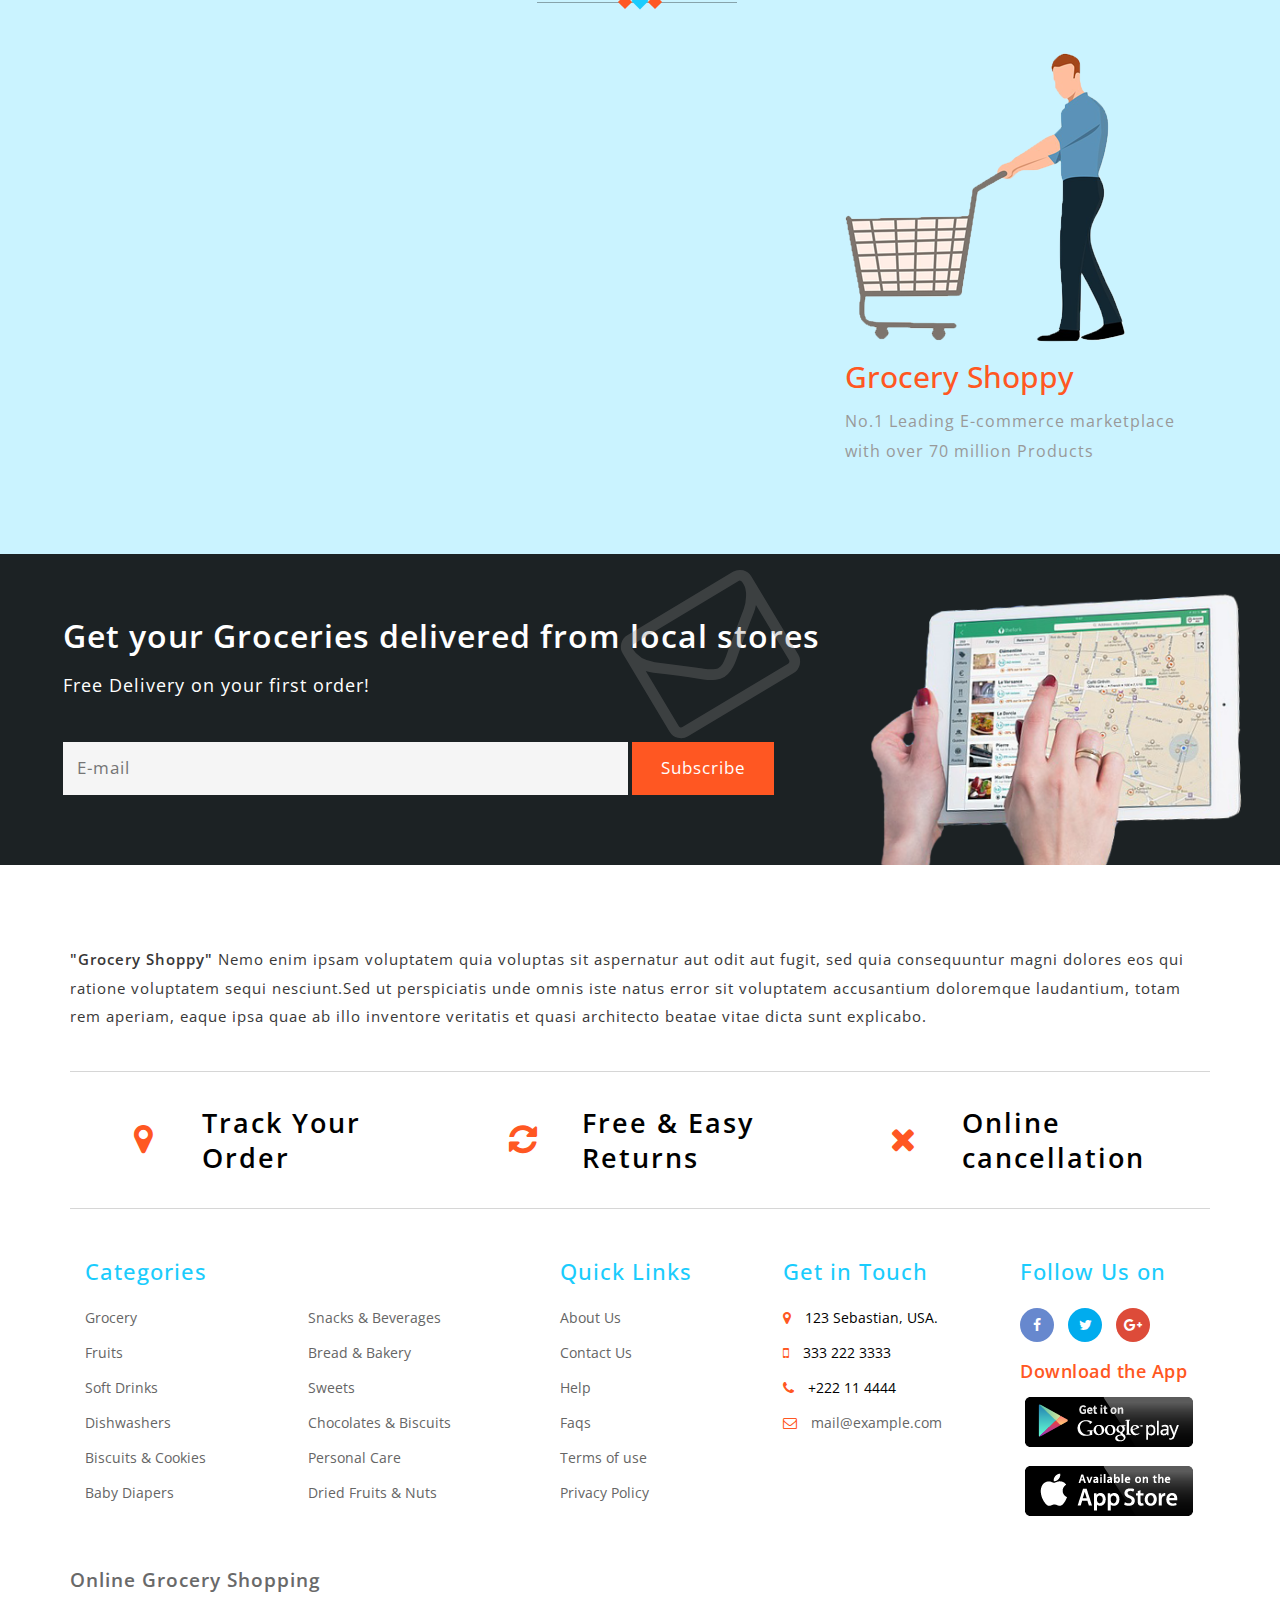
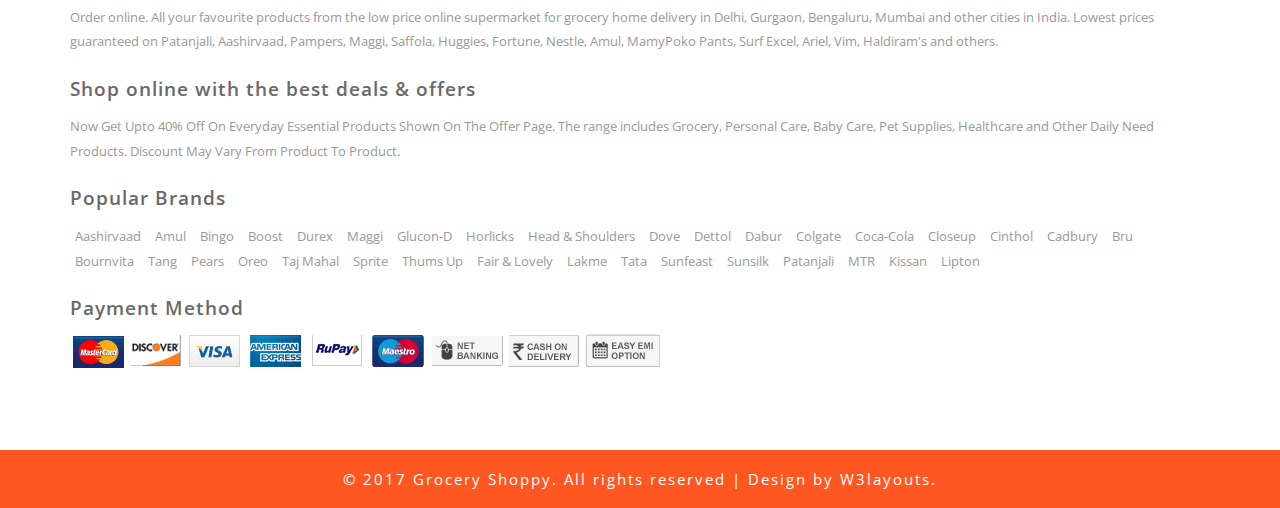
<file: web2/about.html>
<!--
Author: W3layouts
Author URL: http://w3layouts.com
License: Creative Commons Attribution 3.0 Unported
License URL: http://creativecommons.org/licenses/by/3.0/
-->
<!DOCTYPE html>
<html lang="zxx">

<head>
	<title>Grocery Shoppy an Ecommerce Category Bootstrap Responsive Web Template | About Us :: w3layouts</title>
	<!--/tags -->
	<meta name="viewport" content="width=device-width, initial-scale=1">
	<meta http-equiv="Content-Type" content="text/html; charset=utf-8" />
	<meta name="keywords" content="Grocery Shoppy Responsive web template, Bootstrap Web Templates, Flat Web Templates, Android Compatible web template, 
Smartphone Compatible web template, free webdesigns for Nokia, Samsung, LG, SonyEricsson, Motorola web design" />
	<script>
		addEventListener("load", function () {
			setTimeout(hideURLbar, 0);
		}, false);

		function hideURLbar() {
			window.scrollTo(0, 1);
		}
	</script>
	<!--//tags -->
	<link href="css/bootstrap.css" rel="stylesheet" type="text/css" media="all" />
	<link href="css/style.css" rel="stylesheet" type="text/css" media="all" />
	<link href="css/font-awesome.css" rel="stylesheet">
	<!--pop-up-box-->
	<link href="css/popuo-box.css" rel="stylesheet" type="text/css" media="all" />
	<!--//pop-up-box-->
	<!-- price range -->
	<link rel="stylesheet" type="text/css" href="css/jquery-ui1.css">
	<!-- fonts -->
	<link href="//fonts.googleapis.com/css?family=Open+Sans:300,300i,400,400i,600,600i,700,700i,800" rel="stylesheet">
</head>

<body>
	<!-- top-header -->
	<div class="header-most-top">
		<p>Grocery Offer Zone Top Deals & Discounts</p>
	</div>
	<!-- //top-header -->
	<!-- header-bot-->
	<div class="header-bot">
		<div class="header-bot_inner_wthreeinfo_header_mid">
			<!-- header-bot-->
			<div class="col-md-4 logo_agile">
				<h1>
					<a href="index.html">
						<span>G</span>rocery
						<span>S</span>hoppy
						<img src="images/logo2.png" alt=" ">
					</a>
				</h1>
			</div>
			<!-- header-bot -->
			<div class="col-md-8 header">
				<!-- header lists -->
				<ul>
					<li>
						<a class="play-icon popup-with-zoom-anim" href="#small-dialog1">
							<span class="fa fa-map-marker" aria-hidden="true"></span> Shop Locator</a>
					</li>
					<li>
						<a href="#" data-toggle="modal" data-target="#myModal1">
							<span class="fa fa-truck" aria-hidden="true"></span>Track Order</a>
					</li>
					<li>
						<span class="fa fa-phone" aria-hidden="true"></span> 001 234 5678
					</li>
					<li>
						<a href="#" data-toggle="modal" data-target="#myModal1">
							<span class="fa fa-unlock-alt" aria-hidden="true"></span> Sign In </a>
					</li>
					<li>
						<a href="#" data-toggle="modal" data-target="#myModal2">
							<span class="fa fa-pencil-square-o" aria-hidden="true"></span> Sign Up </a>
					</li>
				</ul>
				<!-- //header lists -->
				<!-- search -->
				<div class="agileits_search">
					<form action="#" method="post">
						<input name="Search" type="search" placeholder="How can we help you today?" required="">
						<button type="submit" class="btn btn-default" aria-label="Left Align">
							<span class="fa fa-search" aria-hidden="true"> </span>
						</button>
					</form>
				</div>
				<!-- //search -->
				<!-- cart details -->
				<div class="top_nav_right">
					<div class="wthreecartaits wthreecartaits2 cart cart box_1">
						<form action="#" method="post" class="last">
							<input type="hidden" name="cmd" value="_cart">
							<input type="hidden" name="display" value="1">
							<button class="w3view-cart" type="submit" name="submit" value="">
								<i class="fa fa-cart-arrow-down" aria-hidden="true"></i>
							</button>
						</form>
					</div>
				</div>
				<!-- //cart details -->
				<div class="clearfix"></div>
			</div>
			<div class="clearfix"></div>
		</div>
	</div>
	<!-- shop locator (popup) -->
	<!-- Button trigger modal(shop-locator) -->
	<div id="small-dialog1" class="mfp-hide">
		<div class="select-city">
			<h3>Please Select Your Location</h3>
			<select class="list_of_cities">
				<optgroup label="Popular Cities">
					<option selected style="display:none;color:#eee;">Select City</option>
					<option>Birmingham</option>
					<option>Anchorage</option>
					<option>Phoenix</option>
					<option>Little Rock</option>
					<option>Los Angeles</option>
					<option>Denver</option>
					<option>Bridgeport</option>
					<option>Wilmington</option>
					<option>Jacksonville</option>
					<option>Atlanta</option>
					<option>Honolulu</option>
					<option>Boise</option>
					<option>Chicago</option>
					<option>Indianapolis</option>
				</optgroup>
				<optgroup label="Alabama">
					<option>Birmingham</option>
					<option>Montgomery</option>
					<option>Mobile</option>
					<option>Huntsville</option>
					<option>Tuscaloosa</option>
				</optgroup>
				<optgroup label="Alaska">
					<option>Anchorage</option>
					<option>Fairbanks</option>
					<option>Juneau</option>
					<option>Sitka</option>
					<option>Ketchikan</option>
				</optgroup>
				<optgroup label="Arizona">
					<option>Phoenix</option>
					<option>Tucson</option>
					<option>Mesa</option>
					<option>Chandler</option>
					<option>Glendale</option>
				</optgroup>
				<optgroup label="Arkansas">
					<option>Little Rock</option>
					<option>Fort Smith</option>
					<option>Fayetteville</option>
					<option>Springdale</option>
					<option>Jonesboro</option>
				</optgroup>
				<optgroup label="California">
					<option>Los Angeles</option>
					<option>San Diego</option>
					<option>San Jose</option>
					<option>San Francisco</option>
					<option>Fresno</option>
				</optgroup>
				<optgroup label="Colorado">
					<option>Denver</option>
					<option>Colorado</option>
					<option>Aurora</option>
					<option>Fort Collins</option>
					<option>Lakewood</option>
				</optgroup>
				<optgroup label="Connecticut">
					<option>Bridgeport</option>
					<option>New Haven</option>
					<option>Hartford</option>
					<option>Stamford</option>
					<option>Waterbury</option>
				</optgroup>
				<optgroup label="Delaware">
					<option>Wilmington</option>
					<option>Dover</option>
					<option>Newark</option>
					<option>Bear</option>
					<option>Middletown</option>
				</optgroup>
				<optgroup label="Florida">
					<option>Jacksonville</option>
					<option>Miami</option>
					<option>Tampa</option>
					<option>St. Petersburg</option>
					<option>Orlando</option>
				</optgroup>
				<optgroup label="Georgia">
					<option>Atlanta</option>
					<option>Augusta</option>
					<option>Columbus</option>
					<option>Savannah</option>
					<option>Athens</option>
				</optgroup>
				<optgroup label="Hawaii">
					<option>Honolulu</option>
					<option>Pearl City</option>
					<option>Hilo</option>
					<option>Kailua</option>
					<option>Waipahu</option>
				</optgroup>
				<optgroup label="Idaho">
					<option>Boise</option>
					<option>Nampa</option>
					<option>Meridian</option>
					<option>Idaho Falls</option>
					<option>Pocatello</option>
				</optgroup>
				<optgroup label="Illinois">
					<option>Chicago</option>
					<option>Aurora</option>
					<option>Rockford</option>
					<option>Joliet</option>
					<option>Naperville</option>
				</optgroup>
				<optgroup label="Indiana">
					<option>Indianapolis</option>
					<option>Fort Wayne</option>
					<option>Evansville</option>
					<option>South Bend</option>
					<option>Hammond</option>														       
				</optgroup>
				<optgroup label="Iowa">
					<option>Des Moines</option>
					<option>Cedar Rapids</option>
					<option>Davenport</option>
					<option>Sioux City</option>
					<option>Waterloo</option>       													
				</optgroup>
				<optgroup label="Kansas">
					<option>Wichita</option>
					<option>Overland Park</option>
					<option>Kansas City</option>
					<option>Topeka</option>
					<option>Olathe  </option>            													
				</optgroup>
				<optgroup label="Kentucky">
					<option>Louisville</option>
					<option>Lexington</option>
					<option>Bowling Green</option>
					<option>Owensboro</option>
					<option>Covington</option>        														
				</optgroup>
				<optgroup label="Louisiana">
					<option>New Orleans</option>
					<option>Baton Rouge</option>
					<option>Shreveport</option>
					<option>Metairie</option>
					<option>Lafayette</option>          														
				</optgroup>
				<optgroup label="Maine">
					<option>Portland</option>
					<option>Lewiston</option>
					<option>Bangor</option>
					<option>South Portland</option>
					<option>Auburn</option>         														
				</optgroup>
				<optgroup label="Maryland">
					<option>Baltimore</option>
					<option>Frederick</option>
					<option>Rockville</option>
					<option>Gaithersburg</option>
					<option>Bowie</option>         														
				</optgroup>
				<optgroup label="Massachusetts">
					<option>Boston</option>
					<option>Worcester</option>
					<option>Springfield</option>
					<option>Lowell</option>
					<option>Cambridge</option>  
				</optgroup>
				<optgroup label="Michigan">
					<option>Detroit</option>
					<option>Grand Rapids</option>
					<option>Warren</option>
					<option>Sterling Heights</option>
					<option>Lansing</option> 
				</optgroup>
				<optgroup label="Minnesota">
					<option>Minneapolis</option>
					<option>St. Paul</option>
					<option>Rochester</option>
					<option>Duluth</option>
					<option>Bloomington</option>      														
				</optgroup>
				<optgroup label="Mississippi">
					<option>Jackson</option>
					<option>Gulfport</option>
					<option>Southaven</option>
					<option>Hattiesburg</option>
					<option>Biloxi</option>         														
				</optgroup>
				<optgroup label="Missouri">
					<option>Kansas City</option>
					<option>St. Louis</option>
					<option>Springfield</option>
					<option>Independence</option>
					<option>Columbia</option>            														
				</optgroup>
				<optgroup label="Montana">
					<option>Billings</option>
					<option>Missoula</option>
					<option>Great Falls</option>
					<option>Bozeman</option>
					<option>Butte-Silver Bow</option>         														
				</optgroup>
				<optgroup label="Nebraska">
					<option>Omaha</option>
					<option>Lincoln</option>
					<option>Bellevue</option>
					<option>Grand Island</option>
					<option>Kearney</option>        													
				</optgroup>
				<optgroup label="Nevada">
					<option>Las Vegas</option>
					<option>Henderson</option>
					<option>North Las Vegas</option>
					<option>Reno</option>
					<option>Sunrise Manor</option>            													
				</optgroup>
				<optgroup label="New Hampshire">
					<option>Manchesters</option>
					<option>Nashua</option>
					<option>Concord</option>
					<option>Dover</option>
					<option>Rochester</option>              													
				</optgroup>
				<optgroup label="New Jersey">
					<option>Newark</option>
					<option>Jersey City</option>
					<option>Paterson</option>
					<option>Elizabeth</option>
					<option>Edison</option> 
				</optgroup>
				<optgroup label="New Mexico">
					<option>Albuquerque</option>
					<option>Las Cruces</option>
					<option>Rio Rancho</option>
					<option>Santa Fe</option>
					<option>Roswell</option>       
				</optgroup>
				<optgroup label="New York">
					<option>New York</option>
					<option>Buffalo</option>
					<option>Rochester</option>
					<option>Yonkers</option>
					<option>Syracuse</option>        														
				</optgroup>
				<optgroup label="North Carolina">
					<option>Charlotte</option>
					<option>Raleigh</option>
					<option>Greensboro</option>
					<option>Winston-Salem</option>
					<option>Durham</option>          														
				</optgroup>
				<optgroup label="North Dakota">
					<option>Fargo</option>
					<option>Bismarck</option>
					<option>Grand Forks</option>
					<option>Minot</option>
					<option>West Fargo</option>
				</optgroup>
				<optgroup label="Ohio">
					<option>Columbus</option>
					<option>Cleveland</option>
					<option>Cincinnati</option>
					<option>Toledo</option>
					<option>Akron</option>      
				</optgroup>
				<optgroup label="Oklahoma">
					<option>Oklahoma City</option>
					<option>Tulsa</option>
					<option>Norman</option>
					<option>Broken Arrow</option>
					<option>Lawton</option>        														
				</optgroup>
				<optgroup label="Oregon">
					<option>Portland</option>
					<option>Eugene</option>
					<option>Salem</option>
					<option>Gresham</option>
					<option>Hillsboro</option>          														
				</optgroup>
				<optgroup label="Pennsylvania">
					<option>Philadelphia</option>
					<option>Pittsburgh</option>
					<option>Allentown</option>
					<option>Erie</option>
					<option>Reading</option>         														
				</optgroup>
				<optgroup label="Rhode Island">
					<option>Providence</option>
					<option>Warwick</option>
					<option>Cranston</option>
					<option>Pawtucket</option>
					<option>East Providence</option>   
				</optgroup>
				<optgroup label="South Carolina">
					<option>Columbia</option>
					<option>Charleston</option>
					<option>North Charleston</option>
					<option>Mount Pleasant</option>
					<option>Rock Hill</option> 
				</optgroup>
				<optgroup label="South Dakota">
					<option>Sioux Falls</option>
					<option>Rapid City</option>
					<option>Aberdeen</option>
					<option>Brookings</option>
					<option>Watertown</option> 
				</optgroup>
				<optgroup label="Tennessee">
					<option>Memphis</option>
					<option>Nashville</option>
					<option>Knoxville</option>
					<option>Chattanooga</option>
					<option>Clarksville</option>       
				</optgroup>
				<optgroup label="Texas">
					<option>Houston</option>
					<option>San Antonio</option>
					<option>Dallas</option>
					<option>Austin</option>
					<option>Fort Worth</option>   
				</optgroup>
				<optgroup label="Utah">
					<option>Salt Lake City</option>
					<option>West Valley City</option>
					<option>Provo</option>
					<option>West Jordan</option>
					<option>Orem</option>   
				</optgroup>	
				<optgroup label="Vermont">
					<option>Burlington</option>
					<option>Essex</option>
					<option>South Burlington</option>
					<option>Colchester</option>
					<option>Rutland</option>   
				</optgroup>
				<optgroup label="Virginia">
					<option>Virginia Beach</option>
					<option>Norfolk</option>
					<option>Chesapeake</option>
					<option>Arlington</option>
					<option>Richmond</option> 
				</optgroup>	
				<optgroup label="Washington">
					<option>Seattle</option>
					<option>Spokane</option>
					<option>Tacoma</option>
					<option>Vancouver</option>
					<option>Bellevue</option> 
				</optgroup>	
				<optgroup label="West Virginia">
					<option>Charleston</option>
					<option>Huntington</option>
					<option>Parkersburg</option>
					<option>Morgantown</option>
					<option>Wheeling</option> 
				</optgroup>	
				<optgroup label="Wisconsin">
					<option>Milwaukee</option>
					<option>Madison</option>
					<option>Green Bay</option>
					<option>Kenosha</option>
					<option>Racine</option>
				</optgroup>
				<optgroup label="Wyoming">
					<option>Cheyenne</option>
					<option>Casper</option>
					<option>Laramie</option>
					<option>Gillette</option>
					<option>Rock Springs</option>
				</optgroup>
			</select>
			<div class="clearfix"></div>
		</div>
	</div>
	<!-- //shop locator (popup) -->
	<!-- signin Model -->
	<!-- Modal1 -->
	<div class="modal fade" id="myModal1" tabindex="-1" role="dialog">
		<div class="modal-dialog">
			<!-- Modal content-->
			<div class="modal-content">
				<div class="modal-header">
					<button type="button" class="close" data-dismiss="modal">&times;</button>
				</div>
				<div class="modal-body modal-body-sub_agile">
					<div class="main-mailposi">
						<span class="fa fa-envelope-o" aria-hidden="true"></span>
					</div>
					<div class="modal_body_left modal_body_left1">
						<h3 class="agileinfo_sign">Sign In </h3>
						<p>
							Sign In now, Let's start your Grocery Shopping. Don't have an account?
							<a href="#" data-toggle="modal" data-target="#myModal2">
								Sign Up Now</a>
						</p>
						<form action="#" method="post">
							<div class="styled-input agile-styled-input-top">
								<input type="text" placeholder="User Name" name="Name" required="">
							</div>
							<div class="styled-input">
								<input type="password" placeholder="Password" name="password" required="">
							</div>
							<input type="submit" value="Sign In">
						</form>
						<div class="clearfix"></div>
					</div>
					<div class="clearfix"></div>
				</div>
			</div>
			<!-- //Modal content-->
		</div>
	</div>
	<!-- //Modal1 -->
	<!-- //signin Model -->
	<!-- signup Model -->
	<!-- Modal2 -->
	<div class="modal fade" id="myModal2" tabindex="-1" role="dialog">
		<div class="modal-dialog">
			<!-- Modal content-->
			<div class="modal-content">
				<div class="modal-header">
					<button type="button" class="close" data-dismiss="modal">&times;</button>
				</div>
				<div class="modal-body modal-body-sub_agile">
					<div class="main-mailposi">
						<span class="fa fa-envelope-o" aria-hidden="true"></span>
					</div>
					<div class="modal_body_left modal_body_left1">
						<h3 class="agileinfo_sign">Sign Up</h3>
						<p>
							Come join the Grocery Shoppy! Let's set up your Account.
						</p>
						<form action="#" method="post">
							<div class="styled-input agile-styled-input-top">
								<input type="text" placeholder="Name" name="Name" required="">
							</div>
							<div class="styled-input">
								<input type="email" placeholder="E-mail" name="Email" required="">
							</div>
							<div class="styled-input">
								<input type="password" placeholder="Password" name="password" id="password1" required="">
							</div>
							<div class="styled-input">
								<input type="password" placeholder="Confirm Password" name="Confirm Password" id="password2" required="">
							</div>
							<input type="submit" value="Sign Up">
						</form>
						<p>
							<a href="#">By clicking register, I agree to your terms</a>
						</p>
					</div>
				</div>
			</div>
			<!-- //Modal content-->
		</div>
	</div>
	<!-- //Modal2 -->
	<!-- //signup Model -->
	<!-- //header-bot -->
	<!-- navigation -->
	<div class="ban-top">
		<div class="container">
			<div class="agileits-navi_search">
				<form action="#" method="post">
					<select id="agileinfo-nav_search" name="agileinfo_search" required="">
						<option value="">All Categories</option>
						<option value="Kitchen">Kitchen</option>
						<option value="Household">Household</option>
						<option value="Snacks &amp; Beverages">Snacks & Beverages</option>
						<option value="Personal Care">Personal Care</option>
						<option value="Gift Hampers">Gift Hampers</option>
						<option value="Fruits &amp; Vegetables">Fruits & Vegetables</option>
						<option value="Baby Care">Baby Care</option>
						<option value="Soft Drinks &amp; Juices">Soft Drinks & Juices</option>
						<option value="Frozen Food">Frozen Food</option>
						<option value="Bread &amp; Bakery">Bread & Bakery</option>
						<option value="Sweets">Sweets</option>
					</select>
				</form>
			</div>
			<div class="top_nav_left">
				<nav class="navbar navbar-default">
					<div class="container-fluid">
						<!-- Brand and toggle get grouped for better mobile display -->
						<div class="navbar-header">
							<button type="button" class="navbar-toggle collapsed" data-toggle="collapse" data-target="#bs-example-navbar-collapse-1"
							    aria-expanded="false">
								<span class="sr-only">Toggle navigation</span>
								<span class="icon-bar"></span>
								<span class="icon-bar"></span>
								<span class="icon-bar"></span>
							</button>
						</div>
						<!-- Collect the nav links, forms, and other content for toggling -->
						<div class="collapse navbar-collapse menu--shylock" id="bs-example-navbar-collapse-1">
							<ul class="nav navbar-nav menu__list">
								<li>
									<a class="nav-stylehead" href="index.html">Home
										<span class="sr-only">(current)</span>
									</a>
								</li>
								<li class="active">
									<a class="nav-stylehead" href="about.html">About Us</a>
								</li>
								<li class="dropdown">
									<a href="#" class="dropdown-toggle nav-stylehead" data-toggle="dropdown" role="button" aria-haspopup="true" aria-expanded="false">Kitchen
										<span class="caret"></span>
									</a>
									<ul class="dropdown-menu multi-column columns-3">
										<div class="agile_inner_drop_nav_info">
											<div class="col-sm-4 multi-gd-img">
												<ul class="multi-column-dropdown">
													<li>
														<a href="product.html">Bakery</a>
													</li>
													<li>
														<a href="product.html">Baking Supplies</a>
													</li>
													<li>
														<a href="product.html">Coffee, Tea & Beverages</a>
													</li>
													<li>
														<a href="product.html">Dried Fruits, Nuts</a>
													</li>
													<li>
														<a href="product.html">Sweets, Chocolate</a>
													</li>
													<li>
														<a href="product.html">Spices & Masalas</a>
													</li>
													<li>
														<a href="product.html">Jams, Honey & Spreads</a>
													</li>
												</ul>
											</div>
											<div class="col-sm-4 multi-gd-img">
												<ul class="multi-column-dropdown">
													<li>
														<a href="product.html">Pickles</a>
													</li>
													<li>
														<a href="product.html">Pasta & Noodles</a>
													</li>
													<li>
														<a href="product.html">Rice, Flour & Pulses</a>
													</li>
													<li>
														<a href="product.html">Sauces & Cooking Pastes</a>
													</li>
													<li>
														<a href="product.html">Snack Foods</a>
													</li>
													<li>
														<a href="product.html">Oils, Vinegars</a>
													</li>
													<li>
														<a href="product.html">Meat, Poultry & Seafood</a>
													</li>
												</ul>
											</div>
											<div class="col-sm-4 multi-gd-img">
												<img src="images/nav.png" alt="">
											</div>
											<div class="clearfix"></div>
										</div>
									</ul>
								</li>
								<li class="dropdown">
									<a href="#" class="dropdown-toggle nav-stylehead" data-toggle="dropdown" role="button" aria-haspopup="true" aria-expanded="false">Household
										<span class="caret"></span>
									</a>
									<ul class="dropdown-menu multi-column columns-3">
										<div class="agile_inner_drop_nav_info">
											<div class="col-sm-6 multi-gd-img">
												<ul class="multi-column-dropdown">
													<li>
														<a href="product2.html">Kitchen & Dining</a>
													</li>
													<li>
														<a href="product2.html">Detergents</a>
													</li>
													<li>
														<a href="product2.html">Utensil Cleaners</a>
													</li>
													<li>
														<a href="product2.html">Floor & Other Cleaners</a>
													</li>
													<li>
														<a href="product2.html">Disposables, Garbage Bag</a>
													</li>
													<li>
														<a href="product2.html">Repellents & Fresheners</a>
													</li>
													<li>
														<a href="product2.html"> Dishwash</a>
													</li>
												</ul>
											</div>
											<div class="col-sm-6 multi-gd-img">
												<ul class="multi-column-dropdown">
													<li>
														<a href="product2.html">Pet Care</a>
													</li>
													<li>
														<a href="product2.html">Cleaning Accessories</a>
													</li>
													<li>
														<a href="product2.html">Pooja Needs</a>
													</li>
													<li>
														<a href="product2.html">Crackers</a>
													</li>
													<li>
														<a href="product2.html">Festive Decoratives</a>
													</li>
													<li>
														<a href="product2.html">Plasticware</a>
													</li>
													<li>
														<a href="product2.html">Home Care</a>
													</li>
												</ul>
											</div>
											<div class="clearfix"></div>
										</div>
									</ul>
								</li>
								<li class="">
									<a class="nav-stylehead" href="faqs.html">Faqs</a>
								</li>
								<li class="dropdown">
									<a class="nav-stylehead dropdown-toggle" href="#" data-toggle="dropdown">Pages
										<b class="caret"></b>
									</a>
									<ul class="dropdown-menu agile_short_dropdown">
										<li>
											<a href="icons.html">Web Icons</a>
										</li>
										<li>
											<a href="typography.html">Typography</a>
										</li>
									</ul>
								</li>
								<li>
									<a class="" href="contact.html">Contact</a>
								</li>
							</ul>
						</div>
					</div>
				</nav>
			</div>
		</div>
	</div>
	<!-- //navigation -->
	<!-- banner-2 -->
	<div class="page-head_agile_info_w3l">

	</div>
	<!-- //banner-2 -->
	<!-- page -->
	<div class="services-breadcrumb">
		<div class="agile_inner_breadcrumb">
			<div class="container">
				<ul class="w3_short">
					<li>
						<a href="index.html">Home</a>
						<i>|</i>
					</li>
					<li>About Us</li>
				</ul>
			</div>
		</div>
	</div>
	<!-- //page -->
	<!-- about page -->
	<!-- welcome -->
	<div class="welcome">
		<div class="container">
			<!-- tittle heading -->
			<h3 class="tittle-w3l">Welcome to our Site
				<span class="heading-style">
					<i></i>
					<i></i>
					<i></i>
				</span>
			</h3>
			<!-- //tittle heading -->
			<div class="w3l-welcome-info">
				<div class="col-sm-6 col-xs-6 welcome-grids">
					<div class="welcome-img">
						<img src="images/about.jpg" class="img-responsive zoom-img" alt="">
					</div>
				</div>
				<div class="col-sm-6 col-xs-6 welcome-grids">
					<div class="welcome-img">
						<img src="images/about2.jpg" class="img-responsive zoom-img" alt="">
					</div>
				</div>
				<div class="clearfix"> </div>
			</div>
			<div class="w3l-welcome-text">
				<p>Nam libero tempore cum soluta nobis est eligendi optio cumque nihil impedit quo minus id quod maxime placeat facere possimus
					omnis optio cumque nihil impedit quo minus id quod maxime placeat facere possimus.Sed ut perspiciatis unde omnis iste
					natus error sit voluptatem accusantium doloremque laudantium, totam rem aperiam, eaque ipsa quae ab illo inventore veritatis
					et quasi architecto beatae vitae </p>
				<p>libero tempore cum soluta nobis est eligendi optio cumque nihil impedit quo minus id quod maxime placeat facere possimus
					omnis optio cumque nihil impedit </p>
			</div>
		</div>
	</div>
	<!-- //welcome -->
	<!-- video -->
	<div class="about">
		<div class="container">
			<!-- tittle heading -->
			<h3 class="tittle-w3l">Our Video
				<span class="heading-style">
					<i></i>
					<i></i>
					<i></i>
				</span>
			</h3>
			<!-- //tittle heading -->
			<div class="about-tp">
				<div class="col-md-8 about-agileits-w3layouts-left">
					<iframe src="https://player.vimeo.com/video/15520702?color=ffffff&title=0&byline=0"></iframe>
				</div>
				<div class="col-md-4 about-agileits-w3layouts-right">
					<div class="img-video-about">
						<img src="images/videoimg2.png" alt="">
					</div>
					<h4>Grocery Shoppy</h4>
					<p>No.1 Leading E-commerce marketplace with over 70 million Products</p>
				</div>
				<div class="clearfix"></div>
			</div>
		</div>
	</div>
	<!-- //video-->
	<!-- //about page -->
	<!-- newsletter -->
	<div class="footer-top">
		<div class="container-fluid">
			<div class="col-xs-8 agile-leftmk">
				<h2>Get your Groceries delivered from local stores</h2>
				<p>Free Delivery on your first order!</p>
				<form action="#" method="post">
					<input type="email" placeholder="E-mail" name="email" required="">
					<input type="submit" value="Subscribe">
				</form>
				<div class="newsform-w3l">
					<span class="fa fa-envelope-o" aria-hidden="true"></span>
				</div>
			</div>
			<div class="col-xs-4 w3l-rightmk">
				<img src="images/tab3.png" alt=" ">
			</div>
			<div class="clearfix"></div>
		</div>
	</div>
	<!-- //newsletter -->
	<!-- footer -->
	<footer>
		<div class="container">
			<!-- footer first section -->
			<p class="footer-main">
				<span>"Grocery Shoppy"</span> Nemo enim ipsam voluptatem quia voluptas sit aspernatur aut odit aut fugit, sed quia consequuntur
				magni dolores eos qui ratione voluptatem sequi nesciunt.Sed ut perspiciatis unde omnis iste natus error sit voluptatem
				accusantium doloremque laudantium, totam rem aperiam, eaque ipsa quae ab illo inventore veritatis et quasi architecto
				beatae vitae dicta sunt explicabo.</p>
			<!-- //footer first section -->
			<!-- footer second section -->
			<div class="w3l-grids-footer">
				<div class="col-xs-4 offer-footer">
					<div class="col-xs-4 icon-fot">
						<span class="fa fa-map-marker" aria-hidden="true"></span>
					</div>
					<div class="col-xs-8 text-form-footer">
						<h3>Track Your Order</h3>
					</div>
					<div class="clearfix"></div>
				</div>
				<div class="col-xs-4 offer-footer">
					<div class="col-xs-4 icon-fot">
						<span class="fa fa-refresh" aria-hidden="true"></span>
					</div>
					<div class="col-xs-8 text-form-footer">
						<h3>Free & Easy Returns</h3>
					</div>
					<div class="clearfix"></div>
				</div>
				<div class="col-xs-4 offer-footer">
					<div class="col-xs-4 icon-fot">
						<span class="fa fa-times" aria-hidden="true"></span>
					</div>
					<div class="col-xs-8 text-form-footer">
						<h3>Online cancellation </h3>
					</div>
					<div class="clearfix"></div>
				</div>
				<div class="clearfix"></div>
			</div>
			<!-- //footer second section -->
			<!-- footer third section -->
			<div class="footer-info w3-agileits-info">
				<!-- footer categories -->
				<div class="col-sm-5 address-right">
					<div class="col-xs-6 footer-grids">
						<h3>Categories</h3>
						<ul>
							<li>
								<a href="product.html">Grocery</a>
							</li>
							<li>
								<a href="product.html">Fruits</a>
							</li>
							<li>
								<a href="product.html">Soft Drinks</a>
							</li>
							<li>
								<a href="product2.html">Dishwashers</a>
							</li>
							<li>
								<a href="product.html">Biscuits & Cookies</a>
							</li>
							<li>
								<a href="product2.html">Baby Diapers</a>
							</li>
						</ul>
					</div>
					<div class="col-xs-6 footer-grids agile-secomk">
						<ul>
							<li>
								<a href="product.html">Snacks & Beverages</a>
							</li>
							<li>
								<a href="product.html">Bread & Bakery</a>
							</li>
							<li>
								<a href="product.html">Sweets</a>
							</li>
							<li>
								<a href="product.html">Chocolates & Biscuits</a>
							</li>
							<li>
								<a href="product2.html">Personal Care</a>
							</li>
							<li>
								<a href="product.html">Dried Fruits & Nuts</a>
							</li>
						</ul>
					</div>
					<div class="clearfix"></div>
				</div>
				<!-- //footer categories -->
				<!-- quick links -->
				<div class="col-sm-5 address-right">
					<div class="col-xs-6 footer-grids">
						<h3>Quick Links</h3>
						<ul>
							<li>
								<a href="about.html">About Us</a>
							</li>
							<li>
								<a href="contact.html">Contact Us</a>
							</li>
							<li>
								<a href="help.html">Help</a>
							</li>
							<li>
								<a href="faqs.html">Faqs</a>
							</li>
							<li>
								<a href="terms.html">Terms of use</a>
							</li>
							<li>
								<a href="privacy.html">Privacy Policy</a>
							</li>
						</ul>
					</div>
					<div class="col-xs-6 footer-grids">
						<h3>Get in Touch</h3>
						<ul>
							<li>
								<i class="fa fa-map-marker"></i> 123 Sebastian, USA.</li>
							<li>
								<i class="fa fa-mobile"></i> 333 222 3333 </li>
							<li>
								<i class="fa fa-phone"></i> +222 11 4444 </li>
							<li>
								<i class="fa fa-envelope-o"></i>
								<a href="mailto:example@mail.com"> mail@example.com</a>
							</li>
						</ul>
					</div>
				</div>
				<!-- //quick links -->
				<!-- social icons -->
				<div class="col-sm-2 footer-grids  w3l-socialmk">
					<h3>Follow Us on</h3>
					<div class="social">
						<ul>
							<li>
								<a class="icon fb" href="#">
									<i class="fa fa-facebook"></i>
								</a>
							</li>
							<li>
								<a class="icon tw" href="#">
									<i class="fa fa-twitter"></i>
								</a>
							</li>
							<li>
								<a class="icon gp" href="#">
									<i class="fa fa-google-plus"></i>
								</a>
							</li>
						</ul>
					</div>
					<div class="agileits_app-devices">
						<h5>Download the App</h5>
						<a href="#">
							<img src="images/1.png" alt="">
						</a>
						<a href="#">
							<img src="images/2.png" alt="">
						</a>
						<div class="clearfix"> </div>
					</div>
				</div>
				<!-- //social icons -->
				<div class="clearfix"></div>
			</div>
			<!-- //footer third section -->
			<!-- footer fourth section (text) -->
			<div class="agile-sometext">
				<div class="sub-some">
					<h5>Online Grocery Shopping</h5>
					<p>Order online. All your favourite products from the low price online supermarket for grocery home delivery in Delhi,
						Gurgaon, Bengaluru, Mumbai and other cities in India. Lowest prices guaranteed on Patanjali, Aashirvaad, Pampers, Maggi,
						Saffola, Huggies, Fortune, Nestle, Amul, MamyPoko Pants, Surf Excel, Ariel, Vim, Haldiram's and others.</p>
				</div>
				<div class="sub-some">
					<h5>Shop online with the best deals & offers</h5>
					<p>Now Get Upto 40% Off On Everyday Essential Products Shown On The Offer Page. The range includes Grocery, Personal Care,
						Baby Care, Pet Supplies, Healthcare and Other Daily Need Products. Discount May Vary From Product To Product.</p>
				</div>
				<!-- brands -->
				<div class="sub-some">
					<h5>Popular Brands</h5>
					<ul>
						<li>
							<a href="product.html">Aashirvaad</a>
						</li>
						<li>
							<a href="product.html">Amul</a>
						</li>
						<li>
							<a href="product.html">Bingo</a>
						</li>
						<li>
							<a href="product.html">Boost</a>
						</li>
						<li>
							<a href="product.html">Durex</a>
						</li>
						<li>
							<a href="product.html"> Maggi</a>
						</li>
						<li>
							<a href="product.html">Glucon-D</a>
						</li>
						<li>
							<a href="product.html">Horlicks</a>
						</li>
						<li>
							<a href="product2.html">Head & Shoulders</a>
						</li>
						<li>
							<a href="product2.html">Dove</a>
						</li>
						<li>
							<a href="product2.html">Dettol</a>
						</li>
						<li>
							<a href="product2.html">Dabur</a>
						</li>
						<li>
							<a href="product2.html">Colgate</a>
						</li>
						<li>
							<a href="product.html">Coca-Cola</a>
						</li>
						<li>
							<a href="product2.html">Closeup</a>
						</li>
						<li>
							<a href="product2.html"> Cinthol</a>
						</li>
						<li>
							<a href="product.html">Cadbury</a>
						</li>
						<li>
							<a href="product.html">Bru</a>
						</li>
						<li>
							<a href="product.html">Bournvita</a>
						</li>
						<li>
							<a href="product.html">Tang</a>
						</li>
						<li>
							<a href="product.html">Pears</a>
						</li>
						<li>
							<a href="product.html">Oreo</a>
						</li>
						<li>
							<a href="product.html"> Taj Mahal</a>
						</li>
						<li>
							<a href="product.html">Sprite</a>
						</li>
						<li>
							<a href="product.html">Thums Up</a>
						</li>
						<li>
							<a href="product2.html">Fair & Lovely</a>
						</li>
						<li>
							<a href="product2.html">Lakme</a>
						</li>
						<li>
							<a href="product.html">Tata</a>
						</li>
						<li>
							<a href="product2.html">Sunfeast</a>
						</li>
						<li>
							<a href="product2.html">Sunsilk</a>
						</li>
						<li>
							<a href="product.html">Patanjali</a>
						</li>
						<li>
							<a href="product.html">MTR</a>
						</li>
						<li>
							<a href="product.html">Kissan</a>
						</li>
						<li>
							<a href="product2.html"> Lipton</a>
						</li>
					</ul>
				</div>
				<!-- //brands -->
				<!-- payment -->
				<div class="sub-some child-momu">
					<h5>Payment Method</h5>
					<ul>
						<li>
							<img src="images/pay2.png" alt="">
						</li>
						<li>
							<img src="images/pay5.png" alt="">
						</li>
						<li>
							<img src="images/pay1.png" alt="">
						</li>
						<li>
							<img src="images/pay4.png" alt="">
						</li>
						<li>
							<img src="images/pay6.png" alt="">
						</li>
						<li>
							<img src="images/pay3.png" alt="">
						</li>
						<li>
							<img src="images/pay7.png" alt="">
						</li>
						<li>
							<img src="images/pay8.png" alt="">
						</li>
						<li>
							<img src="images/pay9.png" alt="">
						</li>
					</ul>
				</div>
				<!-- //payment -->
			</div>
			<!-- //footer fourth section (text) -->
		</div>
	</footer>
	<!-- //footer -->
	<!-- copyright -->
	<div class="copy-right">
		<div class="container">
			<p>© 2017 Grocery Shoppy. All rights reserved | Design by
				<a href="http://w3layouts.com"> W3layouts.</a>
			</p>
		</div>
	</div>
	<!-- //copyright -->

	<!-- js-files -->
	<!-- jquery -->
	<script src="js/jquery-2.1.4.min.js"></script>
	<!-- //jquery -->

	<!-- popup modal (for signin & signup)-->
	<script src="js/jquery.magnific-popup.js"></script>
	<script>
		$(document).ready(function () {
			$('.popup-with-zoom-anim').magnificPopup({
				type: 'inline',
				fixedContentPos: false,
				fixedBgPos: true,
				overflowY: 'auto',
				closeBtnInside: true,
				preloader: false,
				midClick: true,
				removalDelay: 300,
				mainClass: 'my-mfp-zoom-in'
			});

		});
	</script>
	<!-- Large modal -->
	<!-- <script>
		$('#').modal('show');
	</script> -->
	<!-- //popup modal (for signin & signup)-->

	<!-- cart-js -->
	<script src="js/minicart.js"></script>
	<script>
		paypalm.minicartk.render(); //use only unique class names other than paypal1.minicart1.Also Replace same class name in css and minicart.min.js

		paypalm.minicartk.cart.on('checkout', function (evt) {
			var items = this.items(),
				len = items.length,
				total = 0,
				i;

			// Count the number of each item in the cart
			for (i = 0; i < len; i++) {
				total += items[i].get('quantity');
			}

			if (total < 3) {
				alert('The minimum order quantity is 3. Please add more to your shopping cart before checking out');
				evt.preventDefault();
			}
		});
	</script>
	<!-- //cart-js -->

	<!-- password-script -->
	<script>
		window.onload = function () {
			document.getElementById("password1").onchange = validatePassword;
			document.getElementById("password2").onchange = validatePassword;
		}

		function validatePassword() {
			var pass2 = document.getElementById("password2").value;
			var pass1 = document.getElementById("password1").value;
			if (pass1 != pass2)
				document.getElementById("password2").setCustomValidity("Passwords Don't Match");
			else
				document.getElementById("password2").setCustomValidity('');
			//empty string means no validation error
		}
	</script>
	<!-- //password-script -->

	<!-- smoothscroll -->
	<script src="js/SmoothScroll.min.js"></script>
	<!-- //smoothscroll -->

	<!-- start-smooth-scrolling -->
	<script src="js/move-top.js"></script>
	<script src="js/easing.js"></script>
	<script>
		jQuery(document).ready(function ($) {
			$(".scroll").click(function (event) {
				event.preventDefault();

				$('html,body').animate({
					scrollTop: $(this.hash).offset().top
				}, 1000);
			});
		});
	</script>
	<!-- //end-smooth-scrolling -->

	<!-- smooth-scrolling-of-move-up -->
	<script>
		$(document).ready(function () {
			/*
			var defaults = {
				containerID: 'toTop', // fading element id
				containerHoverID: 'toTopHover', // fading element hover id
				scrollSpeed: 1200,
				easingType: 'linear' 
			};
			*/
			$().UItoTop({
				easingType: 'easeOutQuart'
			});

		});
	</script>
	<!-- //smooth-scrolling-of-move-up -->

	<!-- for bootstrap working -->
	<script src="js/bootstrap.js"></script>
	<!-- //for bootstrap working -->
	<!-- //js-files -->

</body>

</html>
</file>
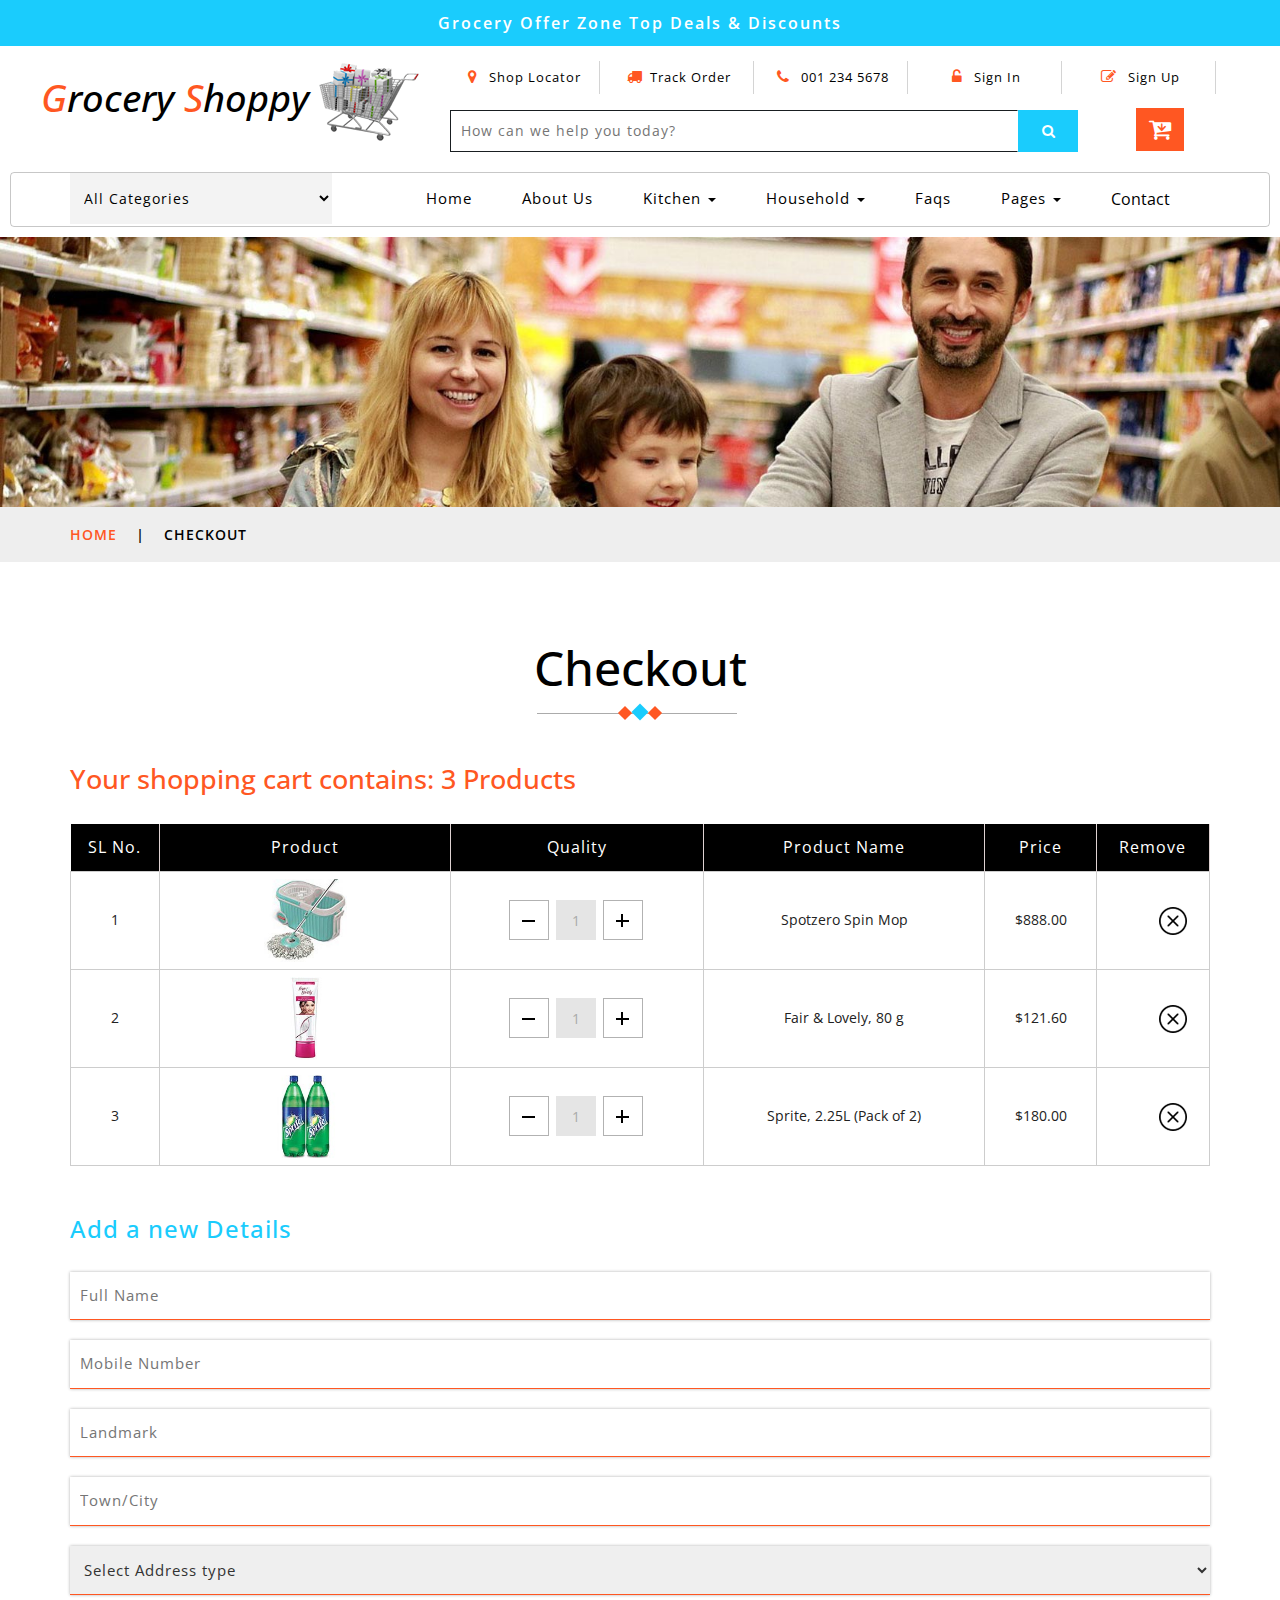
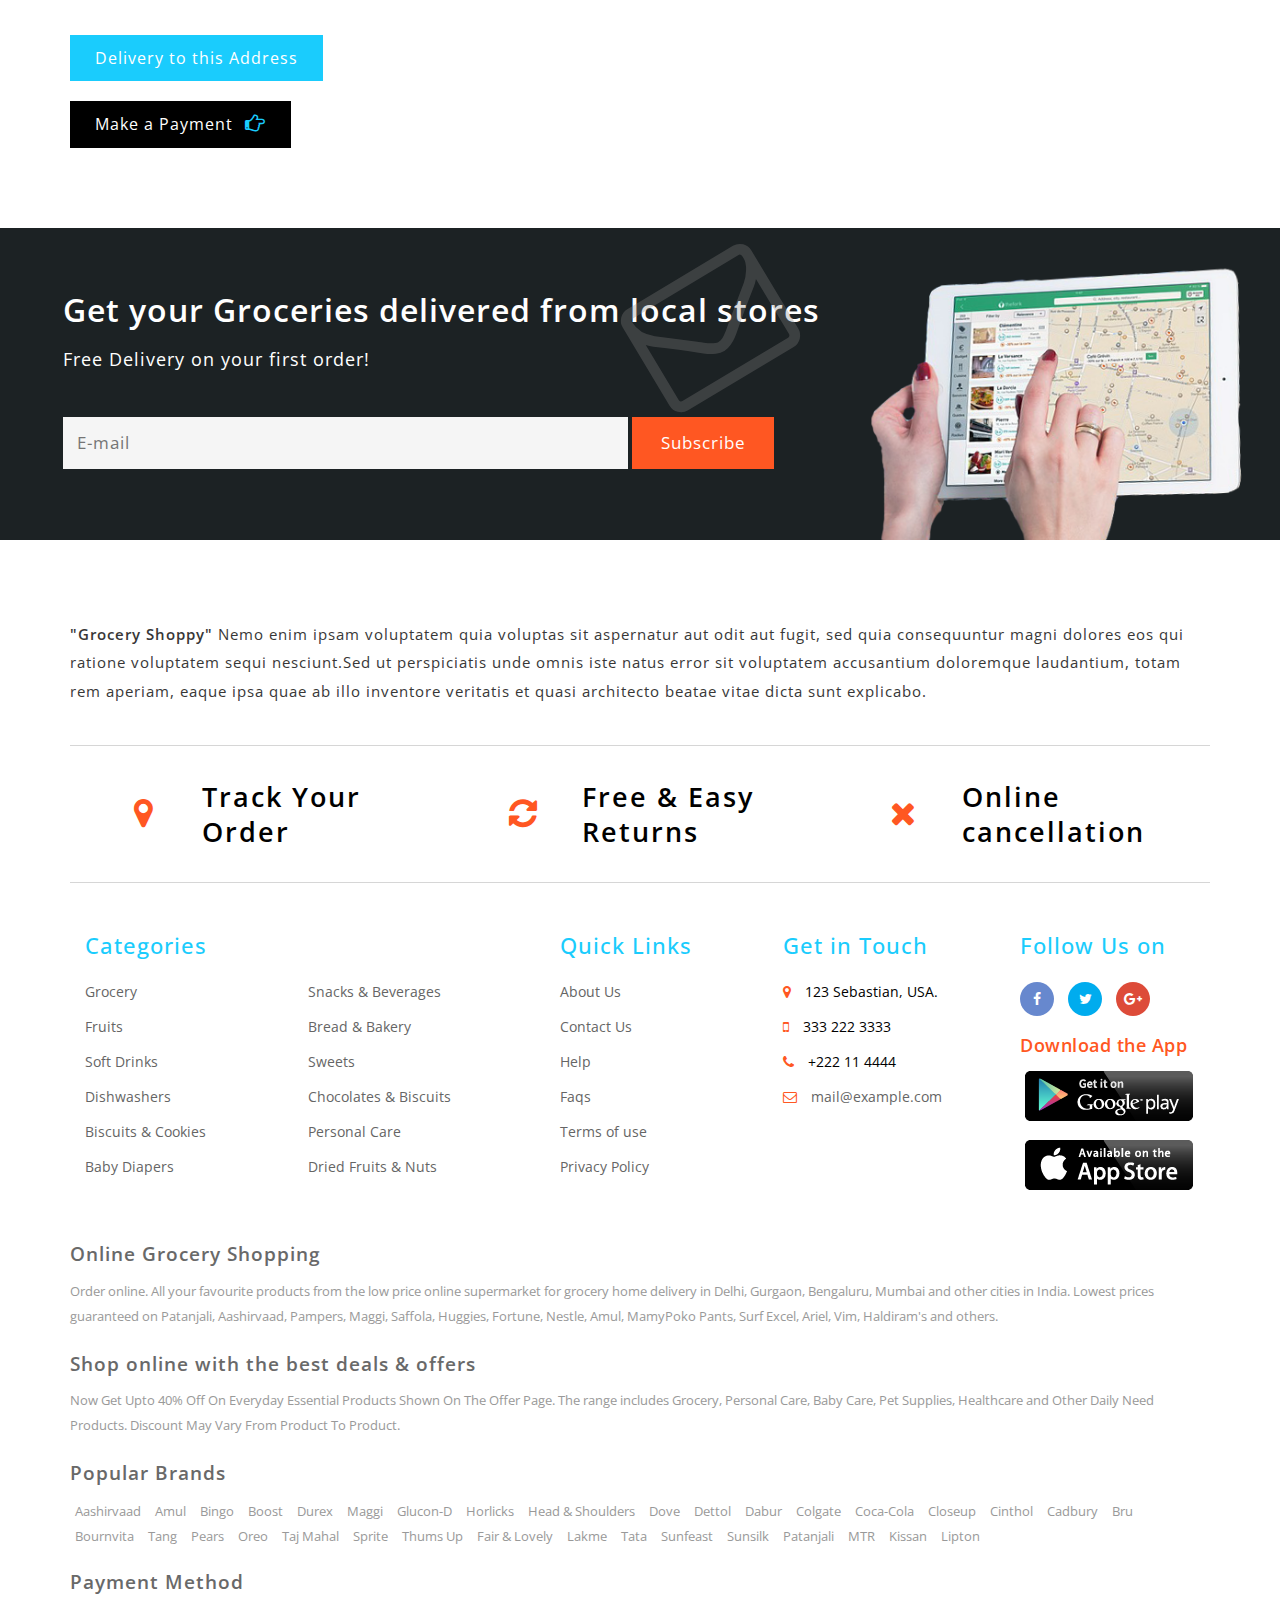
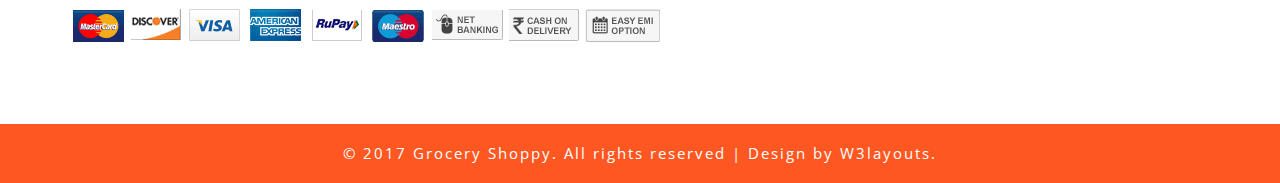
<file: web2/checkout.html>
<!--
Author: W3layouts
Author URL: http://w3layouts.com
License: Creative Commons Attribution 3.0 Unported
License URL: http://creativecommons.org/licenses/by/3.0/
-->
<!DOCTYPE html>
<html lang="zxx">

<head>
	<title>Grocery Shoppy an Ecommerce Category Bootstrap Responsive Web Template | Checkout :: w3layouts</title>
	<!--/tags -->
	<meta name="viewport" content="width=device-width, initial-scale=1">
	<meta http-equiv="Content-Type" content="text/html; charset=utf-8" />
	<meta name="keywords" content="Grocery Shoppy Responsive web template, Bootstrap Web Templates, Flat Web Templates, Android Compatible web template, 
Smartphone Compatible web template, free webdesigns for Nokia, Samsung, LG, SonyEricsson, Motorola web design" />
	<script>
		addEventListener("load", function () {
			setTimeout(hideURLbar, 0);
		}, false);

		function hideURLbar() {
			window.scrollTo(0, 1);
		}
	</script>
	<!--//tags -->
	<link href="css/bootstrap.css" rel="stylesheet" type="text/css" media="all" />
	<link href="css/style.css" rel="stylesheet" type="text/css" media="all" />
	<link href="css/font-awesome.css" rel="stylesheet">
	<!--pop-up-box-->
	<link href="css/popuo-box.css" rel="stylesheet" type="text/css" media="all" />
	<!--//pop-up-box-->
	<!-- price range -->
	<link rel="stylesheet" type="text/css" href="css/jquery-ui1.css">
	<!-- fonts -->
	<link href="//fonts.googleapis.com/css?family=Open+Sans:300,300i,400,400i,600,600i,700,700i,800" rel="stylesheet">
</head>

<body>
	<!-- top-header -->
	<div class="header-most-top">
		<p>Grocery Offer Zone Top Deals & Discounts</p>
	</div>
	<!-- //top-header -->
	<!-- header-bot-->
	<div class="header-bot">
		<div class="header-bot_inner_wthreeinfo_header_mid">
			<!-- header-bot-->
			<div class="col-md-4 logo_agile">
				<h1>
					<a href="index.html">
						<span>G</span>rocery
						<span>S</span>hoppy
						<img src="images/logo2.png" alt=" ">
					</a>
				</h1>
			</div>
			<!-- header-bot -->
			<div class="col-md-8 header">
				<!-- header lists -->
				<ul>
					<li>
						<a class="play-icon popup-with-zoom-anim" href="#small-dialog1">
							<span class="fa fa-map-marker" aria-hidden="true"></span> Shop Locator</a>
					</li>
					<li>
						<a href="#" data-toggle="modal" data-target="#myModal1">
							<span class="fa fa-truck" aria-hidden="true"></span>Track Order</a>
					</li>
					<li>
						<span class="fa fa-phone" aria-hidden="true"></span> 001 234 5678
					</li>
					<li>
						<a href="#" data-toggle="modal" data-target="#myModal1">
							<span class="fa fa-unlock-alt" aria-hidden="true"></span> Sign In </a>
					</li>
					<li>
						<a href="#" data-toggle="modal" data-target="#myModal2">
							<span class="fa fa-pencil-square-o" aria-hidden="true"></span> Sign Up </a>
					</li>
				</ul>
				<!-- //header lists -->
				<!-- search -->
				<div class="agileits_search">
					<form action="#" method="post">
						<input name="Search" type="search" placeholder="How can we help you today?" required="">
						<button type="submit" class="btn btn-default" aria-label="Left Align">
							<span class="fa fa-search" aria-hidden="true"> </span>
						</button>
					</form>
				</div>
				<!-- //search -->
				<!-- cart details -->
				<div class="top_nav_right">
					<div class="wthreecartaits wthreecartaits2 cart cart box_1">
						<form action="#" method="post" class="last">
							<input type="hidden" name="cmd" value="_cart">
							<input type="hidden" name="display" value="1">
							<button class="w3view-cart" type="submit" name="submit" value="">
								<i class="fa fa-cart-arrow-down" aria-hidden="true"></i>
							</button>
						</form>
					</div>
				</div>
				<!-- //cart details -->
				<div class="clearfix"></div>
			</div>
			<div class="clearfix"></div>
		</div>
	</div>
	<!-- shop locator (popup) -->
	<!-- Button trigger modal(shop-locator) -->
	<div id="small-dialog1" class="mfp-hide">
		<div class="select-city">
			<h3>Please Select Your Location</h3>
			<select class="list_of_cities">
				<optgroup label="Popular Cities">
					<option selected style="display:none;color:#eee;">Select City</option>
					<option>Birmingham</option>
					<option>Anchorage</option>
					<option>Phoenix</option>
					<option>Little Rock</option>
					<option>Los Angeles</option>
					<option>Denver</option>
					<option>Bridgeport</option>
					<option>Wilmington</option>
					<option>Jacksonville</option>
					<option>Atlanta</option>
					<option>Honolulu</option>
					<option>Boise</option>
					<option>Chicago</option>
					<option>Indianapolis</option>
				</optgroup>
				<optgroup label="Alabama">
					<option>Birmingham</option>
					<option>Montgomery</option>
					<option>Mobile</option>
					<option>Huntsville</option>
					<option>Tuscaloosa</option>
				</optgroup>
				<optgroup label="Alaska">
					<option>Anchorage</option>
					<option>Fairbanks</option>
					<option>Juneau</option>
					<option>Sitka</option>
					<option>Ketchikan</option>
				</optgroup>
				<optgroup label="Arizona">
					<option>Phoenix</option>
					<option>Tucson</option>
					<option>Mesa</option>
					<option>Chandler</option>
					<option>Glendale</option>
				</optgroup>
				<optgroup label="Arkansas">
					<option>Little Rock</option>
					<option>Fort Smith</option>
					<option>Fayetteville</option>
					<option>Springdale</option>
					<option>Jonesboro</option>
				</optgroup>
				<optgroup label="California">
					<option>Los Angeles</option>
					<option>San Diego</option>
					<option>San Jose</option>
					<option>San Francisco</option>
					<option>Fresno</option>
				</optgroup>
				<optgroup label="Colorado">
					<option>Denver</option>
					<option>Colorado</option>
					<option>Aurora</option>
					<option>Fort Collins</option>
					<option>Lakewood</option>
				</optgroup>
				<optgroup label="Connecticut">
					<option>Bridgeport</option>
					<option>New Haven</option>
					<option>Hartford</option>
					<option>Stamford</option>
					<option>Waterbury</option>
				</optgroup>
				<optgroup label="Delaware">
					<option>Wilmington</option>
					<option>Dover</option>
					<option>Newark</option>
					<option>Bear</option>
					<option>Middletown</option>
				</optgroup>
				<optgroup label="Florida">
					<option>Jacksonville</option>
					<option>Miami</option>
					<option>Tampa</option>
					<option>St. Petersburg</option>
					<option>Orlando</option>
				</optgroup>
				<optgroup label="Georgia">
					<option>Atlanta</option>
					<option>Augusta</option>
					<option>Columbus</option>
					<option>Savannah</option>
					<option>Athens</option>
				</optgroup>
				<optgroup label="Hawaii">
					<option>Honolulu</option>
					<option>Pearl City</option>
					<option>Hilo</option>
					<option>Kailua</option>
					<option>Waipahu</option>
				</optgroup>
				<optgroup label="Idaho">
					<option>Boise</option>
					<option>Nampa</option>
					<option>Meridian</option>
					<option>Idaho Falls</option>
					<option>Pocatello</option>
				</optgroup>
				<optgroup label="Illinois">
					<option>Chicago</option>
					<option>Aurora</option>
					<option>Rockford</option>
					<option>Joliet</option>
					<option>Naperville</option>
				</optgroup>
				<optgroup label="Indiana">
					<option>Indianapolis</option>
					<option>Fort Wayne</option>
					<option>Evansville</option>
					<option>South Bend</option>
					<option>Hammond</option>														       
				</optgroup>
				<optgroup label="Iowa">
					<option>Des Moines</option>
					<option>Cedar Rapids</option>
					<option>Davenport</option>
					<option>Sioux City</option>
					<option>Waterloo</option>       													
				</optgroup>
				<optgroup label="Kansas">
					<option>Wichita</option>
					<option>Overland Park</option>
					<option>Kansas City</option>
					<option>Topeka</option>
					<option>Olathe  </option>            													
				</optgroup>
				<optgroup label="Kentucky">
					<option>Louisville</option>
					<option>Lexington</option>
					<option>Bowling Green</option>
					<option>Owensboro</option>
					<option>Covington</option>        														
				</optgroup>
				<optgroup label="Louisiana">
					<option>New Orleans</option>
					<option>Baton Rouge</option>
					<option>Shreveport</option>
					<option>Metairie</option>
					<option>Lafayette</option>          														
				</optgroup>
				<optgroup label="Maine">
					<option>Portland</option>
					<option>Lewiston</option>
					<option>Bangor</option>
					<option>South Portland</option>
					<option>Auburn</option>         														
				</optgroup>
				<optgroup label="Maryland">
					<option>Baltimore</option>
					<option>Frederick</option>
					<option>Rockville</option>
					<option>Gaithersburg</option>
					<option>Bowie</option>         														
				</optgroup>
				<optgroup label="Massachusetts">
					<option>Boston</option>
					<option>Worcester</option>
					<option>Springfield</option>
					<option>Lowell</option>
					<option>Cambridge</option>  
				</optgroup>
				<optgroup label="Michigan">
					<option>Detroit</option>
					<option>Grand Rapids</option>
					<option>Warren</option>
					<option>Sterling Heights</option>
					<option>Lansing</option> 
				</optgroup>
				<optgroup label="Minnesota">
					<option>Minneapolis</option>
					<option>St. Paul</option>
					<option>Rochester</option>
					<option>Duluth</option>
					<option>Bloomington</option>      														
				</optgroup>
				<optgroup label="Mississippi">
					<option>Jackson</option>
					<option>Gulfport</option>
					<option>Southaven</option>
					<option>Hattiesburg</option>
					<option>Biloxi</option>         														
				</optgroup>
				<optgroup label="Missouri">
					<option>Kansas City</option>
					<option>St. Louis</option>
					<option>Springfield</option>
					<option>Independence</option>
					<option>Columbia</option>            														
				</optgroup>
				<optgroup label="Montana">
					<option>Billings</option>
					<option>Missoula</option>
					<option>Great Falls</option>
					<option>Bozeman</option>
					<option>Butte-Silver Bow</option>         														
				</optgroup>
				<optgroup label="Nebraska">
					<option>Omaha</option>
					<option>Lincoln</option>
					<option>Bellevue</option>
					<option>Grand Island</option>
					<option>Kearney</option>        													
				</optgroup>
				<optgroup label="Nevada">
					<option>Las Vegas</option>
					<option>Henderson</option>
					<option>North Las Vegas</option>
					<option>Reno</option>
					<option>Sunrise Manor</option>            													
				</optgroup>
				<optgroup label="New Hampshire">
					<option>Manchesters</option>
					<option>Nashua</option>
					<option>Concord</option>
					<option>Dover</option>
					<option>Rochester</option>              													
				</optgroup>
				<optgroup label="New Jersey">
					<option>Newark</option>
					<option>Jersey City</option>
					<option>Paterson</option>
					<option>Elizabeth</option>
					<option>Edison</option> 
				</optgroup>
				<optgroup label="New Mexico">
					<option>Albuquerque</option>
					<option>Las Cruces</option>
					<option>Rio Rancho</option>
					<option>Santa Fe</option>
					<option>Roswell</option>       
				</optgroup>
				<optgroup label="New York">
					<option>New York</option>
					<option>Buffalo</option>
					<option>Rochester</option>
					<option>Yonkers</option>
					<option>Syracuse</option>        														
				</optgroup>
				<optgroup label="North Carolina">
					<option>Charlotte</option>
					<option>Raleigh</option>
					<option>Greensboro</option>
					<option>Winston-Salem</option>
					<option>Durham</option>          														
				</optgroup>
				<optgroup label="North Dakota">
					<option>Fargo</option>
					<option>Bismarck</option>
					<option>Grand Forks</option>
					<option>Minot</option>
					<option>West Fargo</option>
				</optgroup>
				<optgroup label="Ohio">
					<option>Columbus</option>
					<option>Cleveland</option>
					<option>Cincinnati</option>
					<option>Toledo</option>
					<option>Akron</option>      
				</optgroup>
				<optgroup label="Oklahoma">
					<option>Oklahoma City</option>
					<option>Tulsa</option>
					<option>Norman</option>
					<option>Broken Arrow</option>
					<option>Lawton</option>        														
				</optgroup>
				<optgroup label="Oregon">
					<option>Portland</option>
					<option>Eugene</option>
					<option>Salem</option>
					<option>Gresham</option>
					<option>Hillsboro</option>          														
				</optgroup>
				<optgroup label="Pennsylvania">
					<option>Philadelphia</option>
					<option>Pittsburgh</option>
					<option>Allentown</option>
					<option>Erie</option>
					<option>Reading</option>         														
				</optgroup>
				<optgroup label="Rhode Island">
					<option>Providence</option>
					<option>Warwick</option>
					<option>Cranston</option>
					<option>Pawtucket</option>
					<option>East Providence</option>   
				</optgroup>
				<optgroup label="South Carolina">
					<option>Columbia</option>
					<option>Charleston</option>
					<option>North Charleston</option>
					<option>Mount Pleasant</option>
					<option>Rock Hill</option> 
				</optgroup>
				<optgroup label="South Dakota">
					<option>Sioux Falls</option>
					<option>Rapid City</option>
					<option>Aberdeen</option>
					<option>Brookings</option>
					<option>Watertown</option> 
				</optgroup>
				<optgroup label="Tennessee">
					<option>Memphis</option>
					<option>Nashville</option>
					<option>Knoxville</option>
					<option>Chattanooga</option>
					<option>Clarksville</option>       
				</optgroup>
				<optgroup label="Texas">
					<option>Houston</option>
					<option>San Antonio</option>
					<option>Dallas</option>
					<option>Austin</option>
					<option>Fort Worth</option>   
				</optgroup>
				<optgroup label="Utah">
					<option>Salt Lake City</option>
					<option>West Valley City</option>
					<option>Provo</option>
					<option>West Jordan</option>
					<option>Orem</option>   
				</optgroup>	
				<optgroup label="Vermont">
					<option>Burlington</option>
					<option>Essex</option>
					<option>South Burlington</option>
					<option>Colchester</option>
					<option>Rutland</option>   
				</optgroup>
				<optgroup label="Virginia">
					<option>Virginia Beach</option>
					<option>Norfolk</option>
					<option>Chesapeake</option>
					<option>Arlington</option>
					<option>Richmond</option> 
				</optgroup>	
				<optgroup label="Washington">
					<option>Seattle</option>
					<option>Spokane</option>
					<option>Tacoma</option>
					<option>Vancouver</option>
					<option>Bellevue</option> 
				</optgroup>	
				<optgroup label="West Virginia">
					<option>Charleston</option>
					<option>Huntington</option>
					<option>Parkersburg</option>
					<option>Morgantown</option>
					<option>Wheeling</option> 
				</optgroup>	
				<optgroup label="Wisconsin">
					<option>Milwaukee</option>
					<option>Madison</option>
					<option>Green Bay</option>
					<option>Kenosha</option>
					<option>Racine</option>
				</optgroup>
				<optgroup label="Wyoming">
					<option>Cheyenne</option>
					<option>Casper</option>
					<option>Laramie</option>
					<option>Gillette</option>
					<option>Rock Springs</option>
				</optgroup>
			</select>
			<div class="clearfix"></div>
		</div>
	</div>
	<!-- //shop locator (popup) -->
	<!-- signin Model -->
	<!-- Modal1 -->
	<div class="modal fade" id="myModal1" tabindex="-1" role="dialog">
		<div class="modal-dialog">
			<!-- Modal content-->
			<div class="modal-content">
				<div class="modal-header">
					<button type="button" class="close" data-dismiss="modal">&times;</button>
				</div>
				<div class="modal-body modal-body-sub_agile">
					<div class="main-mailposi">
						<span class="fa fa-envelope-o" aria-hidden="true"></span>
					</div>
					<div class="modal_body_left modal_body_left1">
						<h3 class="agileinfo_sign">Sign In </h3>
						<p>
							Sign In now, Let's start your Grocery Shopping. Don't have an account?
							<a href="#" data-toggle="modal" data-target="#myModal2">
								Sign Up Now</a>
						</p>
						<form action="#" method="post">
							<div class="styled-input agile-styled-input-top">
								<input type="text" placeholder="User Name" name="Name" required="">
							</div>
							<div class="styled-input">
								<input type="password" placeholder="Password" name="password" required="">
							</div>
							<input type="submit" value="Sign In">
						</form>
						<div class="clearfix"></div>
					</div>
					<div class="clearfix"></div>
				</div>
			</div>
			<!-- //Modal content-->
		</div>
	</div>
	<!-- //Modal1 -->
	<!-- //signin Model -->
	<!-- signup Model -->
	<!-- Modal2 -->
	<div class="modal fade" id="myModal2" tabindex="-1" role="dialog">
		<div class="modal-dialog">
			<!-- Modal content-->
			<div class="modal-content">
				<div class="modal-header">
					<button type="button" class="close" data-dismiss="modal">&times;</button>
				</div>
				<div class="modal-body modal-body-sub_agile">
					<div class="main-mailposi">
						<span class="fa fa-envelope-o" aria-hidden="true"></span>
					</div>
					<div class="modal_body_left modal_body_left1">
						<h3 class="agileinfo_sign">Sign Up</h3>
						<p>
							Come join the Grocery Shoppy! Let's set up your Account.
						</p>
						<form action="#" method="post">
							<div class="styled-input agile-styled-input-top">
								<input type="text" placeholder="Name" name="Name" required="">
							</div>
							<div class="styled-input">
								<input type="email" placeholder="E-mail" name="Email" required="">
							</div>
							<div class="styled-input">
								<input type="password" placeholder="Password" name="password" id="password1" required="">
							</div>
							<div class="styled-input">
								<input type="password" placeholder="Confirm Password" name="Confirm Password" id="password2" required="">
							</div>
							<input type="submit" value="Sign Up">
						</form>
						<p>
							<a href="#">By clicking register, I agree to your terms</a>
						</p>
					</div>
				</div>
			</div>
			<!-- //Modal content-->
		</div>
	</div>
	<!-- //Modal2 -->
	<!-- //signup Model -->
	<!-- //header-bot -->
	<!-- navigation -->
	<div class="ban-top">
		<div class="container">
			<div class="agileits-navi_search">
				<form action="#" method="post">
					<select id="agileinfo-nav_search" name="agileinfo_search" required="">
						<option value="">All Categories</option>
						<option value="Kitchen">Kitchen</option>
						<option value="Household">Household</option>
						<option value="Snacks &amp; Beverages">Snacks & Beverages</option>
						<option value="Personal Care">Personal Care</option>
						<option value="Gift Hampers">Gift Hampers</option>
						<option value="Fruits &amp; Vegetables">Fruits & Vegetables</option>
						<option value="Baby Care">Baby Care</option>
						<option value="Soft Drinks &amp; Juices">Soft Drinks & Juices</option>
						<option value="Frozen Food">Frozen Food</option>
						<option value="Bread &amp; Bakery">Bread & Bakery</option>
						<option value="Sweets">Sweets</option>
					</select>
				</form>
			</div>
			<div class="top_nav_left">
				<nav class="navbar navbar-default">
					<div class="container-fluid">
						<!-- Brand and toggle get grouped for better mobile display -->
						<div class="navbar-header">
							<button type="button" class="navbar-toggle collapsed" data-toggle="collapse" data-target="#bs-example-navbar-collapse-1"
							    aria-expanded="false">
								<span class="sr-only">Toggle navigation</span>
								<span class="icon-bar"></span>
								<span class="icon-bar"></span>
								<span class="icon-bar"></span>
							</button>
						</div>
						<!-- Collect the nav links, forms, and other content for toggling -->
						<div class="collapse navbar-collapse menu--shylock" id="bs-example-navbar-collapse-1">
							<ul class="nav navbar-nav menu__list">
								<li>
									<a class="nav-stylehead" href="index.html">Home
										<span class="sr-only">(current)</span>
									</a>
								</li>
								<li class="">
									<a class="nav-stylehead" href="about.html">About Us</a>
								</li>
								<li class="dropdown">
									<a href="#" class="dropdown-toggle nav-stylehead" data-toggle="dropdown" role="button" aria-haspopup="true" aria-expanded="false">Kitchen
										<span class="caret"></span>
									</a>
									<ul class="dropdown-menu multi-column columns-3">
										<div class="agile_inner_drop_nav_info">
											<div class="col-sm-4 multi-gd-img">
												<ul class="multi-column-dropdown">
													<li>
														<a href="product.html">Bakery</a>
													</li>
													<li>
														<a href="product.html">Baking Supplies</a>
													</li>
													<li>
														<a href="product.html">Coffee, Tea & Beverages</a>
													</li>
													<li>
														<a href="product.html">Dried Fruits, Nuts</a>
													</li>
													<li>
														<a href="product.html">Sweets, Chocolate</a>
													</li>
													<li>
														<a href="product.html">Spices & Masalas</a>
													</li>
													<li>
														<a href="product.html">Jams, Honey & Spreads</a>
													</li>
												</ul>
											</div>
											<div class="col-sm-4 multi-gd-img">
												<ul class="multi-column-dropdown">
													<li>
														<a href="product.html">Pickles</a>
													</li>
													<li>
														<a href="product.html">Pasta & Noodles</a>
													</li>
													<li>
														<a href="product.html">Rice, Flour & Pulses</a>
													</li>
													<li>
														<a href="product.html">Sauces & Cooking Pastes</a>
													</li>
													<li>
														<a href="product.html">Snack Foods</a>
													</li>
													<li>
														<a href="product.html">Oils, Vinegars</a>
													</li>
													<li>
														<a href="product.html">Meat, Poultry & Seafood</a>
													</li>
												</ul>
											</div>
											<div class="col-sm-4 multi-gd-img">
												<img src="images/nav.png" alt="">
											</div>
											<div class="clearfix"></div>
										</div>
									</ul>
								</li>
								<li class="dropdown">
									<a href="#" class="dropdown-toggle nav-stylehead" data-toggle="dropdown" role="button" aria-haspopup="true" aria-expanded="false">Household
										<span class="caret"></span>
									</a>
									<ul class="dropdown-menu multi-column columns-3">
										<div class="agile_inner_drop_nav_info">
											<div class="col-sm-6 multi-gd-img">
												<ul class="multi-column-dropdown">
													<li>
														<a href="product2.html">Kitchen & Dining</a>
													</li>
													<li>
														<a href="product2.html">Detergents</a>
													</li>
													<li>
														<a href="product2.html">Utensil Cleaners</a>
													</li>
													<li>
														<a href="product2.html">Floor & Other Cleaners</a>
													</li>
													<li>
														<a href="product2.html">Disposables, Garbage Bag</a>
													</li>
													<li>
														<a href="product2.html">Repellents & Fresheners</a>
													</li>
													<li>
														<a href="product2.html"> Dishwash</a>
													</li>
												</ul>
											</div>
											<div class="col-sm-6 multi-gd-img">
												<ul class="multi-column-dropdown">
													<li>
														<a href="product2.html">Pet Care</a>
													</li>
													<li>
														<a href="product2.html">Cleaning Accessories</a>
													</li>
													<li>
														<a href="product2.html">Pooja Needs</a>
													</li>
													<li>
														<a href="product2.html">Crackers</a>
													</li>
													<li>
														<a href="product2.html">Festive Decoratives</a>
													</li>
													<li>
														<a href="product2.html">Plasticware</a>
													</li>
													<li>
														<a href="product2.html">Home Care</a>
													</li>
												</ul>
											</div>
											<div class="clearfix"></div>
										</div>
									</ul>
								</li>
								<li class="">
									<a class="nav-stylehead" href="faqs.html">Faqs</a>
								</li>
								<li class="dropdown">
									<a class="nav-stylehead dropdown-toggle" href="#" data-toggle="dropdown">Pages
										<b class="caret"></b>
									</a>
									<ul class="dropdown-menu agile_short_dropdown">
										<li>
											<a href="icons.html">Web Icons</a>
										</li>
										<li>
											<a href="typography.html">Typography</a>
										</li>
									</ul>
								</li>
								<li>
									<a class="" href="contact.html">Contact</a>
								</li>
							</ul>
						</div>
					</div>
				</nav>
			</div>
		</div>
	</div>
	<!-- //navigation -->
	<!-- banner-2 -->
	<div class="page-head_agile_info_w3l">

	</div>
	<!-- //banner-2 -->
	<!-- page -->
	<div class="services-breadcrumb">
		<div class="agile_inner_breadcrumb">
			<div class="container">
				<ul class="w3_short">
					<li>
						<a href="index.html">Home</a>
						<i>|</i>
					</li>
					<li>Checkout</li>
				</ul>
			</div>
		</div>
	</div>
	<!-- //page -->
	<!-- checkout page -->
	<div class="privacy">
		<div class="container">
			<!-- tittle heading -->
			<h3 class="tittle-w3l">Checkout
				<span class="heading-style">
					<i></i>
					<i></i>
					<i></i>
				</span>
			</h3>
			<!-- //tittle heading -->
			<div class="checkout-right">
				<h4>Your shopping cart contains:
					<span>3 Products</span>
				</h4>
				<div class="table-responsive">
					<table class="timetable_sub">
						<thead>
							<tr>
								<th>SL No.</th>
								<th>Product</th>
								<th>Quality</th>
								<th>Product Name</th>

								<th>Price</th>
								<th>Remove</th>
							</tr>
						</thead>
						<tbody>
							<tr class="rem1">
								<td class="invert">1</td>
								<td class="invert-image">
									<a href="single2.html">
										<img src="images/a7.jpg" alt=" " class="img-responsive">
									</a>
								</td>
								<td class="invert">
									<div class="quantity">
										<div class="quantity-select">
											<div class="entry value-minus">&nbsp;</div>
											<div class="entry value">
												<span>1</span>
											</div>
											<div class="entry value-plus active">&nbsp;</div>
										</div>
									</div>
								</td>
								<td class="invert">Spotzero Spin Mop</td>
								<td class="invert">$888.00</td>
								<td class="invert">
									<div class="rem">
										<div class="close1"> </div>
									</div>
								</td>
							</tr>
							<tr class="rem2">
								<td class="invert">2</td>
								<td class="invert-image">
									<a href="single2.html">
										<img src="images/s6.jpg" alt=" " class="img-responsive">
									</a>
								</td>
								<td class="invert">
									<div class="quantity">
										<div class="quantity-select">
											<div class="entry value-minus">&nbsp;</div>
											<div class="entry value">
												<span>1</span>
											</div>
											<div class="entry value-plus active">&nbsp;</div>
										</div>
									</div>
								</td>
								<td class="invert">Fair & Lovely, 80 g</td>
								<td class="invert">$121.60</td>
								<td class="invert">
									<div class="rem">
										<div class="close2"> </div>
									</div>
								</td>
							</tr>
							<tr class="rem3">
								<td class="invert">3</td>
								<td class="invert-image">
									<a href="single.html">
										<img src="images/s5.jpg" alt=" " class="img-responsive">
									</a>
								</td>
								<td class="invert">
									<div class="quantity">
										<div class="quantity-select">
											<div class="entry value-minus">&nbsp;</div>
											<div class="entry value">
												<span>1</span>
											</div>
											<div class="entry value-plus active">&nbsp;</div>
										</div>
									</div>
								</td>
								<td class="invert">Sprite, 2.25L (Pack of 2)</td>
								<td class="invert">$180.00</td>
								<td class="invert">
									<div class="rem">
										<div class="close3"> </div>
									</div>
								</td>
							</tr>
						</tbody>
					</table>
				</div>
			</div>
			<div class="checkout-left">
				<div class="address_form_agile">
					<h4>Add a new Details</h4>
					<form action="payment.html" method="post" class="creditly-card-form agileinfo_form">
						<div class="creditly-wrapper wthree, w3_agileits_wrapper">
							<div class="information-wrapper">
								<div class="first-row">
									<div class="controls">
										<input class="billing-address-name" type="text" name="name" placeholder="Full Name" required="">
									</div>
									<div class="w3_agileits_card_number_grids">
										<div class="w3_agileits_card_number_grid_left">
											<div class="controls">
												<input type="text" placeholder="Mobile Number" name="number" required="">
											</div>
										</div>
										<div class="w3_agileits_card_number_grid_right">
											<div class="controls">
												<input type="text" placeholder="Landmark" name="landmark" required="">
											</div>
										</div>
										<div class="clear"> </div>
									</div>
									<div class="controls">
										<input type="text" placeholder="Town/City" name="city" required="">
									</div>
									<div class="controls">
										<select class="option-w3ls">
											<option>Select Address type</option>
											<option>Office</option>
											<option>Home</option>
											<option>Commercial</option>

										</select>
									</div>
								</div>
								<button class="submit check_out">Delivery to this Address</button>
							</div>
						</div>
					</form>
					<div class="checkout-right-basket">
						<a href="payment.html">Make a Payment
							<span class="fa fa-hand-o-right" aria-hidden="true"></span>
						</a>
					</div>
				</div>
				<div class="clearfix"> </div>
			</div>
		</div>
	</div>
	<!-- //checkout page -->
	<!-- newsletter -->
	<div class="footer-top">
		<div class="container-fluid">
			<div class="col-xs-8 agile-leftmk">
				<h2>Get your Groceries delivered from local stores</h2>
				<p>Free Delivery on your first order!</p>
				<form action="#" method="post">
					<input type="email" placeholder="E-mail" name="email" required="">
					<input type="submit" value="Subscribe">
				</form>
				<div class="newsform-w3l">
					<span class="fa fa-envelope-o" aria-hidden="true"></span>
				</div>
			</div>
			<div class="col-xs-4 w3l-rightmk">
				<img src="images/tab3.png" alt=" ">
			</div>
			<div class="clearfix"></div>
		</div>
	</div>
	<!-- //newsletter -->
	<!-- footer -->
	<footer>
		<div class="container">
			<!-- footer first section -->
			<p class="footer-main">
				<span>"Grocery Shoppy"</span> Nemo enim ipsam voluptatem quia voluptas sit aspernatur aut odit aut fugit, sed quia consequuntur
				magni dolores eos qui ratione voluptatem sequi nesciunt.Sed ut perspiciatis unde omnis iste natus error sit voluptatem
				accusantium doloremque laudantium, totam rem aperiam, eaque ipsa quae ab illo inventore veritatis et quasi architecto
				beatae vitae dicta sunt explicabo.</p>
			<!-- //footer first section -->
			<!-- footer second section -->
			<div class="w3l-grids-footer">
				<div class="col-xs-4 offer-footer">
					<div class="col-xs-4 icon-fot">
						<span class="fa fa-map-marker" aria-hidden="true"></span>
					</div>
					<div class="col-xs-8 text-form-footer">
						<h3>Track Your Order</h3>
					</div>
					<div class="clearfix"></div>
				</div>
				<div class="col-xs-4 offer-footer">
					<div class="col-xs-4 icon-fot">
						<span class="fa fa-refresh" aria-hidden="true"></span>
					</div>
					<div class="col-xs-8 text-form-footer">
						<h3>Free & Easy Returns</h3>
					</div>
					<div class="clearfix"></div>
				</div>
				<div class="col-xs-4 offer-footer">
					<div class="col-xs-4 icon-fot">
						<span class="fa fa-times" aria-hidden="true"></span>
					</div>
					<div class="col-xs-8 text-form-footer">
						<h3>Online cancellation </h3>
					</div>
					<div class="clearfix"></div>
				</div>
				<div class="clearfix"></div>
			</div>
			<!-- //footer second section -->
			<!-- footer third section -->
			<div class="footer-info w3-agileits-info">
				<!-- footer categories -->
				<div class="col-sm-5 address-right">
					<div class="col-xs-6 footer-grids">
						<h3>Categories</h3>
						<ul>
							<li>
								<a href="product.html">Grocery</a>
							</li>
							<li>
								<a href="product.html">Fruits</a>
							</li>
							<li>
								<a href="product.html">Soft Drinks</a>
							</li>
							<li>
								<a href="product2.html">Dishwashers</a>
							</li>
							<li>
								<a href="product.html">Biscuits & Cookies</a>
							</li>
							<li>
								<a href="product2.html">Baby Diapers</a>
							</li>
						</ul>
					</div>
					<div class="col-xs-6 footer-grids agile-secomk">
						<ul>
							<li>
								<a href="product.html">Snacks & Beverages</a>
							</li>
							<li>
								<a href="product.html">Bread & Bakery</a>
							</li>
							<li>
								<a href="product.html">Sweets</a>
							</li>
							<li>
								<a href="product.html">Chocolates & Biscuits</a>
							</li>
							<li>
								<a href="product2.html">Personal Care</a>
							</li>
							<li>
								<a href="product.html">Dried Fruits & Nuts</a>
							</li>
						</ul>
					</div>
					<div class="clearfix"></div>
				</div>
				<!-- //footer categories -->
				<!-- quick links -->
				<div class="col-sm-5 address-right">
					<div class="col-xs-6 footer-grids">
						<h3>Quick Links</h3>
						<ul>
							<li>
								<a href="about.html">About Us</a>
							</li>
							<li>
								<a href="contact.html">Contact Us</a>
							</li>
							<li>
								<a href="help.html">Help</a>
							</li>
							<li>
								<a href="faqs.html">Faqs</a>
							</li>
							<li>
								<a href="terms.html">Terms of use</a>
							</li>
							<li>
								<a href="privacy.html">Privacy Policy</a>
							</li>
						</ul>
					</div>
					<div class="col-xs-6 footer-grids">
						<h3>Get in Touch</h3>
						<ul>
							<li>
								<i class="fa fa-map-marker"></i> 123 Sebastian, USA.</li>
							<li>
								<i class="fa fa-mobile"></i> 333 222 3333 </li>
							<li>
								<i class="fa fa-phone"></i> +222 11 4444 </li>
							<li>
								<i class="fa fa-envelope-o"></i>
								<a href="mailto:example@mail.com"> mail@example.com</a>
							</li>
						</ul>
					</div>
				</div>
				<!-- //quick links -->
				<!-- social icons -->
				<div class="col-sm-2 footer-grids  w3l-socialmk">
					<h3>Follow Us on</h3>
					<div class="social">
						<ul>
							<li>
								<a class="icon fb" href="#">
									<i class="fa fa-facebook"></i>
								</a>
							</li>
							<li>
								<a class="icon tw" href="#">
									<i class="fa fa-twitter"></i>
								</a>
							</li>
							<li>
								<a class="icon gp" href="#">
									<i class="fa fa-google-plus"></i>
								</a>
							</li>
						</ul>
					</div>
					<div class="agileits_app-devices">
						<h5>Download the App</h5>
						<a href="#">
							<img src="images/1.png" alt="">
						</a>
						<a href="#">
							<img src="images/2.png" alt="">
						</a>
						<div class="clearfix"> </div>
					</div>
				</div>
				<!-- //social icons -->
				<div class="clearfix"></div>
			</div>
			<!-- //footer third section -->
			<!-- footer fourth section (text) -->
			<div class="agile-sometext">
				<div class="sub-some">
					<h5>Online Grocery Shopping</h5>
					<p>Order online. All your favourite products from the low price online supermarket for grocery home delivery in Delhi,
						Gurgaon, Bengaluru, Mumbai and other cities in India. Lowest prices guaranteed on Patanjali, Aashirvaad, Pampers, Maggi,
						Saffola, Huggies, Fortune, Nestle, Amul, MamyPoko Pants, Surf Excel, Ariel, Vim, Haldiram's and others.</p>
				</div>
				<div class="sub-some">
					<h5>Shop online with the best deals & offers</h5>
					<p>Now Get Upto 40% Off On Everyday Essential Products Shown On The Offer Page. The range includes Grocery, Personal Care,
						Baby Care, Pet Supplies, Healthcare and Other Daily Need Products. Discount May Vary From Product To Product.</p>
				</div>
				<!-- brands -->
				<div class="sub-some">
					<h5>Popular Brands</h5>
					<ul>
						<li>
							<a href="product.html">Aashirvaad</a>
						</li>
						<li>
							<a href="product.html">Amul</a>
						</li>
						<li>
							<a href="product.html">Bingo</a>
						</li>
						<li>
							<a href="product.html">Boost</a>
						</li>
						<li>
							<a href="product.html">Durex</a>
						</li>
						<li>
							<a href="product.html"> Maggi</a>
						</li>
						<li>
							<a href="product.html">Glucon-D</a>
						</li>
						<li>
							<a href="product.html">Horlicks</a>
						</li>
						<li>
							<a href="product2.html">Head & Shoulders</a>
						</li>
						<li>
							<a href="product2.html">Dove</a>
						</li>
						<li>
							<a href="product2.html">Dettol</a>
						</li>
						<li>
							<a href="product2.html">Dabur</a>
						</li>
						<li>
							<a href="product2.html">Colgate</a>
						</li>
						<li>
							<a href="product.html">Coca-Cola</a>
						</li>
						<li>
							<a href="product2.html">Closeup</a>
						</li>
						<li>
							<a href="product2.html"> Cinthol</a>
						</li>
						<li>
							<a href="product.html">Cadbury</a>
						</li>
						<li>
							<a href="product.html">Bru</a>
						</li>
						<li>
							<a href="product.html">Bournvita</a>
						</li>
						<li>
							<a href="product.html">Tang</a>
						</li>
						<li>
							<a href="product.html">Pears</a>
						</li>
						<li>
							<a href="product.html">Oreo</a>
						</li>
						<li>
							<a href="product.html"> Taj Mahal</a>
						</li>
						<li>
							<a href="product.html">Sprite</a>
						</li>
						<li>
							<a href="product.html">Thums Up</a>
						</li>
						<li>
							<a href="product2.html">Fair & Lovely</a>
						</li>
						<li>
							<a href="product2.html">Lakme</a>
						</li>
						<li>
							<a href="product.html">Tata</a>
						</li>
						<li>
							<a href="product2.html">Sunfeast</a>
						</li>
						<li>
							<a href="product2.html">Sunsilk</a>
						</li>
						<li>
							<a href="product.html">Patanjali</a>
						</li>
						<li>
							<a href="product.html">MTR</a>
						</li>
						<li>
							<a href="product.html">Kissan</a>
						</li>
						<li>
							<a href="product2.html"> Lipton</a>
						</li>
					</ul>
				</div>
				<!-- //brands -->
				<!-- payment -->
				<div class="sub-some child-momu">
					<h5>Payment Method</h5>
					<ul>
						<li>
							<img src="images/pay2.png" alt="">
						</li>
						<li>
							<img src="images/pay5.png" alt="">
						</li>
						<li>
							<img src="images/pay1.png" alt="">
						</li>
						<li>
							<img src="images/pay4.png" alt="">
						</li>
						<li>
							<img src="images/pay6.png" alt="">
						</li>
						<li>
							<img src="images/pay3.png" alt="">
						</li>
						<li>
							<img src="images/pay7.png" alt="">
						</li>
						<li>
							<img src="images/pay8.png" alt="">
						</li>
						<li>
							<img src="images/pay9.png" alt="">
						</li>
					</ul>
				</div>
				<!-- //payment -->
			</div>
			<!-- //footer fourth section (text) -->
		</div>
	</footer>
	<!-- //footer -->
	<!-- copyright -->
	<div class="copy-right">
		<div class="container">
			<p>© 2017 Grocery Shoppy. All rights reserved | Design by
				<a href="http://w3layouts.com"> W3layouts.</a>
			</p>
		</div>
	</div>
	<!-- //copyright -->

	<!-- js-files -->
	<!-- jquery -->
	<script src="js/jquery-2.1.4.min.js"></script>
	<!-- //jquery -->

	<!-- popup modal (for signin & signup)-->
	<script src="js/jquery.magnific-popup.js"></script>
	<script>
		$(document).ready(function () {
			$('.popup-with-zoom-anim').magnificPopup({
				type: 'inline',
				fixedContentPos: false,
				fixedBgPos: true,
				overflowY: 'auto',
				closeBtnInside: true,
				preloader: false,
				midClick: true,
				removalDelay: 300,
				mainClass: 'my-mfp-zoom-in'
			});

		});
	</script>
	<!-- Large modal -->
	<!-- <script>
		$('#').modal('show');
	</script> -->
	<!-- //popup modal (for signin & signup)-->

	<!-- cart-js -->
	<script src="js/minicart.js"></script>
	<script>
		paypalm.minicartk.render(); //use only unique class names other than paypal1.minicart1.Also Replace same class name in css and minicart.min.js

		paypalm.minicartk.cart.on('checkout', function (evt) {
			var items = this.items(),
				len = items.length,
				total = 0,
				i;

			// Count the number of each item in the cart
			for (i = 0; i < len; i++) {
				total += items[i].get('quantity');
			}

			if (total < 3) {
				alert('The minimum order quantity is 3. Please add more to your shopping cart before checking out');
				evt.preventDefault();
			}
		});
	</script>
	<!-- //cart-js -->

	<!--quantity-->
	<script>
		$('.value-plus').on('click', function () {
			var divUpd = $(this).parent().find('.value'),
				newVal = parseInt(divUpd.text(), 10) + 1;
			divUpd.text(newVal);
		});

		$('.value-minus').on('click', function () {
			var divUpd = $(this).parent().find('.value'),
				newVal = parseInt(divUpd.text(), 10) - 1;
			if (newVal >= 1) divUpd.text(newVal);
		});
	</script>
	<!--quantity-->
	<script>
		$(document).ready(function (c) {
			$('.close1').on('click', function (c) {
				$('.rem1').fadeOut('slow', function (c) {
					$('.rem1').remove();
				});
			});
		});
	</script>
	<script>
		$(document).ready(function (c) {
			$('.close2').on('click', function (c) {
				$('.rem2').fadeOut('slow', function (c) {
					$('.rem2').remove();
				});
			});
		});
	</script>
	<script>
		$(document).ready(function (c) {
			$('.close3').on('click', function (c) {
				$('.rem3').fadeOut('slow', function (c) {
					$('.rem3').remove();
				});
			});
		});
	</script>
	<!--//quantity-->

	<!-- password-script -->
	<script>
		window.onload = function () {
			document.getElementById("password1").onchange = validatePassword;
			document.getElementById("password2").onchange = validatePassword;
		}

		function validatePassword() {
			var pass2 = document.getElementById("password2").value;
			var pass1 = document.getElementById("password1").value;
			if (pass1 != pass2)
				document.getElementById("password2").setCustomValidity("Passwords Don't Match");
			else
				document.getElementById("password2").setCustomValidity('');
			//empty string means no validation error
		}
	</script>
	<!-- //password-script -->

	<!-- smoothscroll -->
	<script src="js/SmoothScroll.min.js"></script>
	<!-- //smoothscroll -->

	<!-- start-smooth-scrolling -->
	<script src="js/move-top.js"></script>
	<script src="js/easing.js"></script>
	<script>
		jQuery(document).ready(function ($) {
			$(".scroll").click(function (event) {
				event.preventDefault();

				$('html,body').animate({
					scrollTop: $(this.hash).offset().top
				}, 1000);
			});
		});
	</script>
	<!-- //end-smooth-scrolling -->

	<!-- smooth-scrolling-of-move-up -->
	<script>
		$(document).ready(function () {
			/*
			var defaults = {
				containerID: 'toTop', // fading element id
				containerHoverID: 'toTopHover', // fading element hover id
				scrollSpeed: 1200,
				easingType: 'linear' 
			};
			*/
			$().UItoTop({
				easingType: 'easeOutQuart'
			});

		});
	</script>
	<!-- //smooth-scrolling-of-move-up -->

	<!-- for bootstrap working -->
	<script src="js/bootstrap.js"></script>
	<!-- //for bootstrap working -->
	<!-- //js-files -->

</body>

</html>
</file>
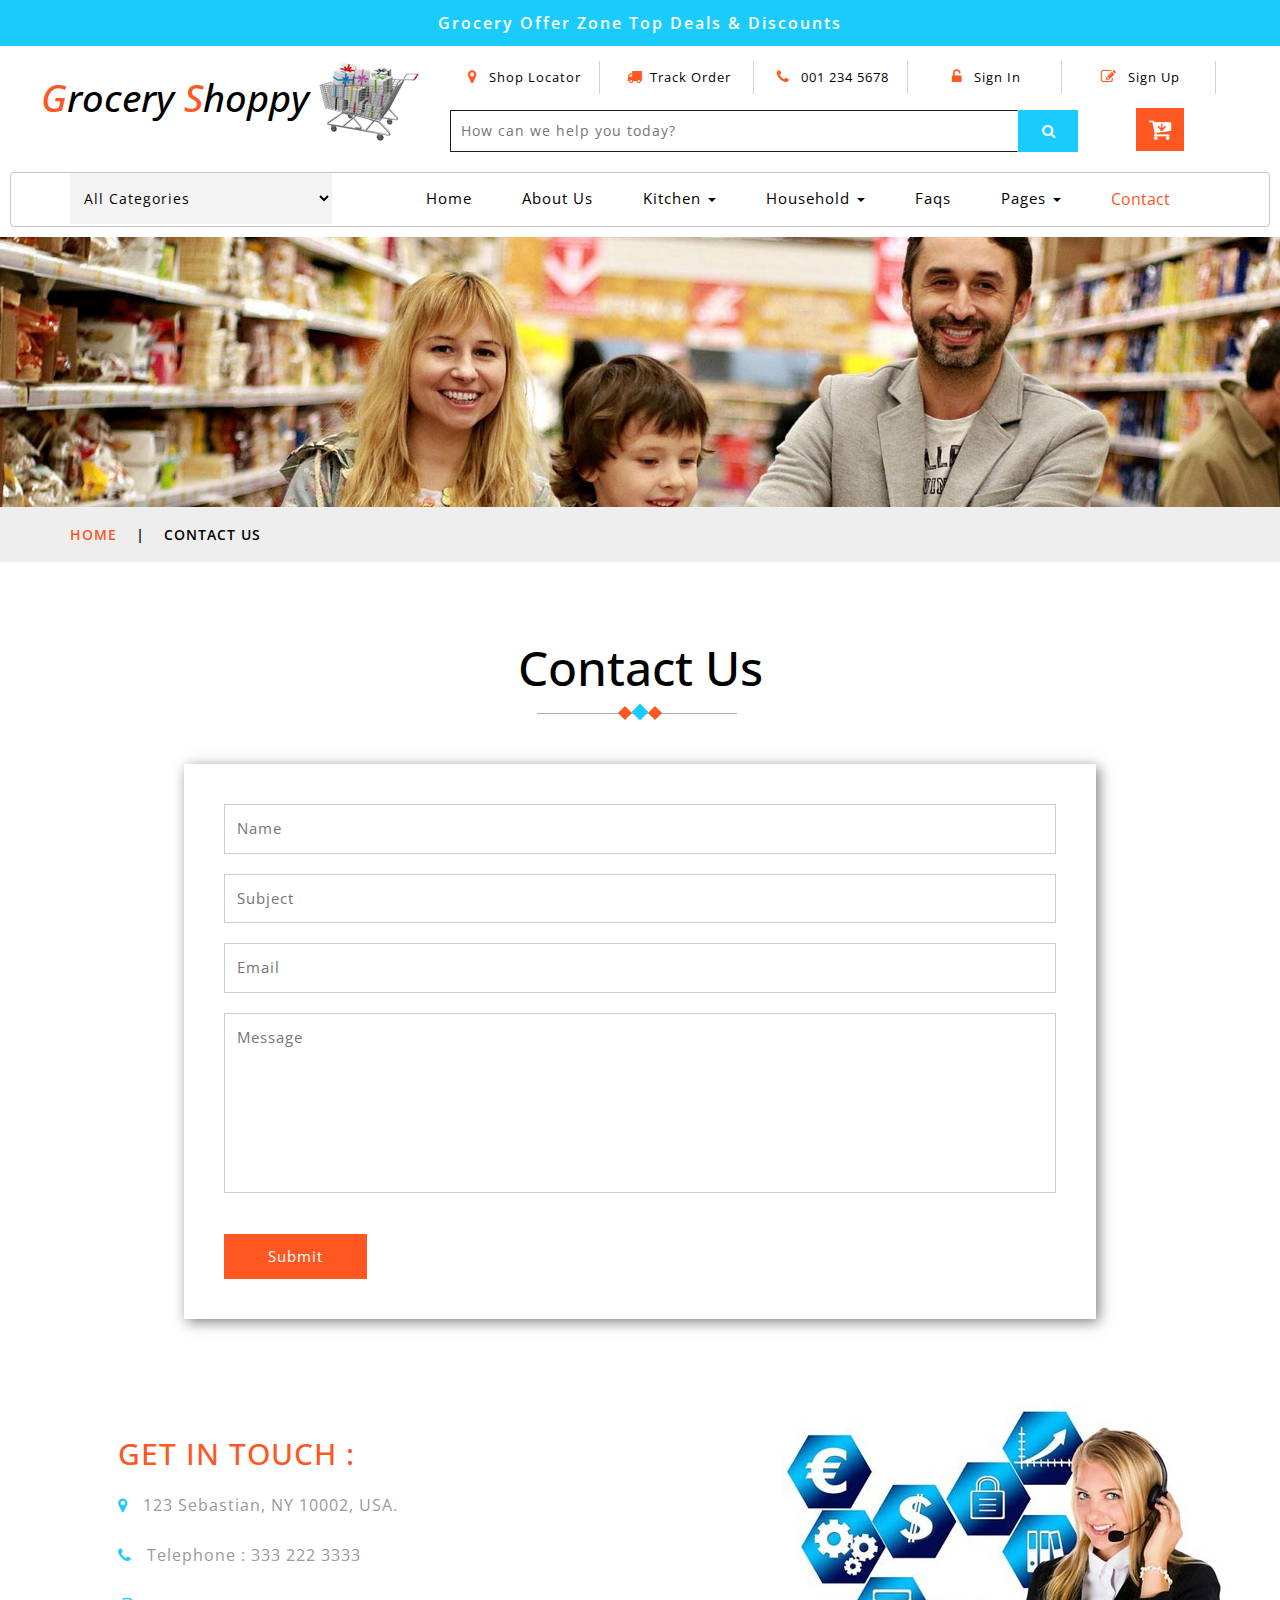
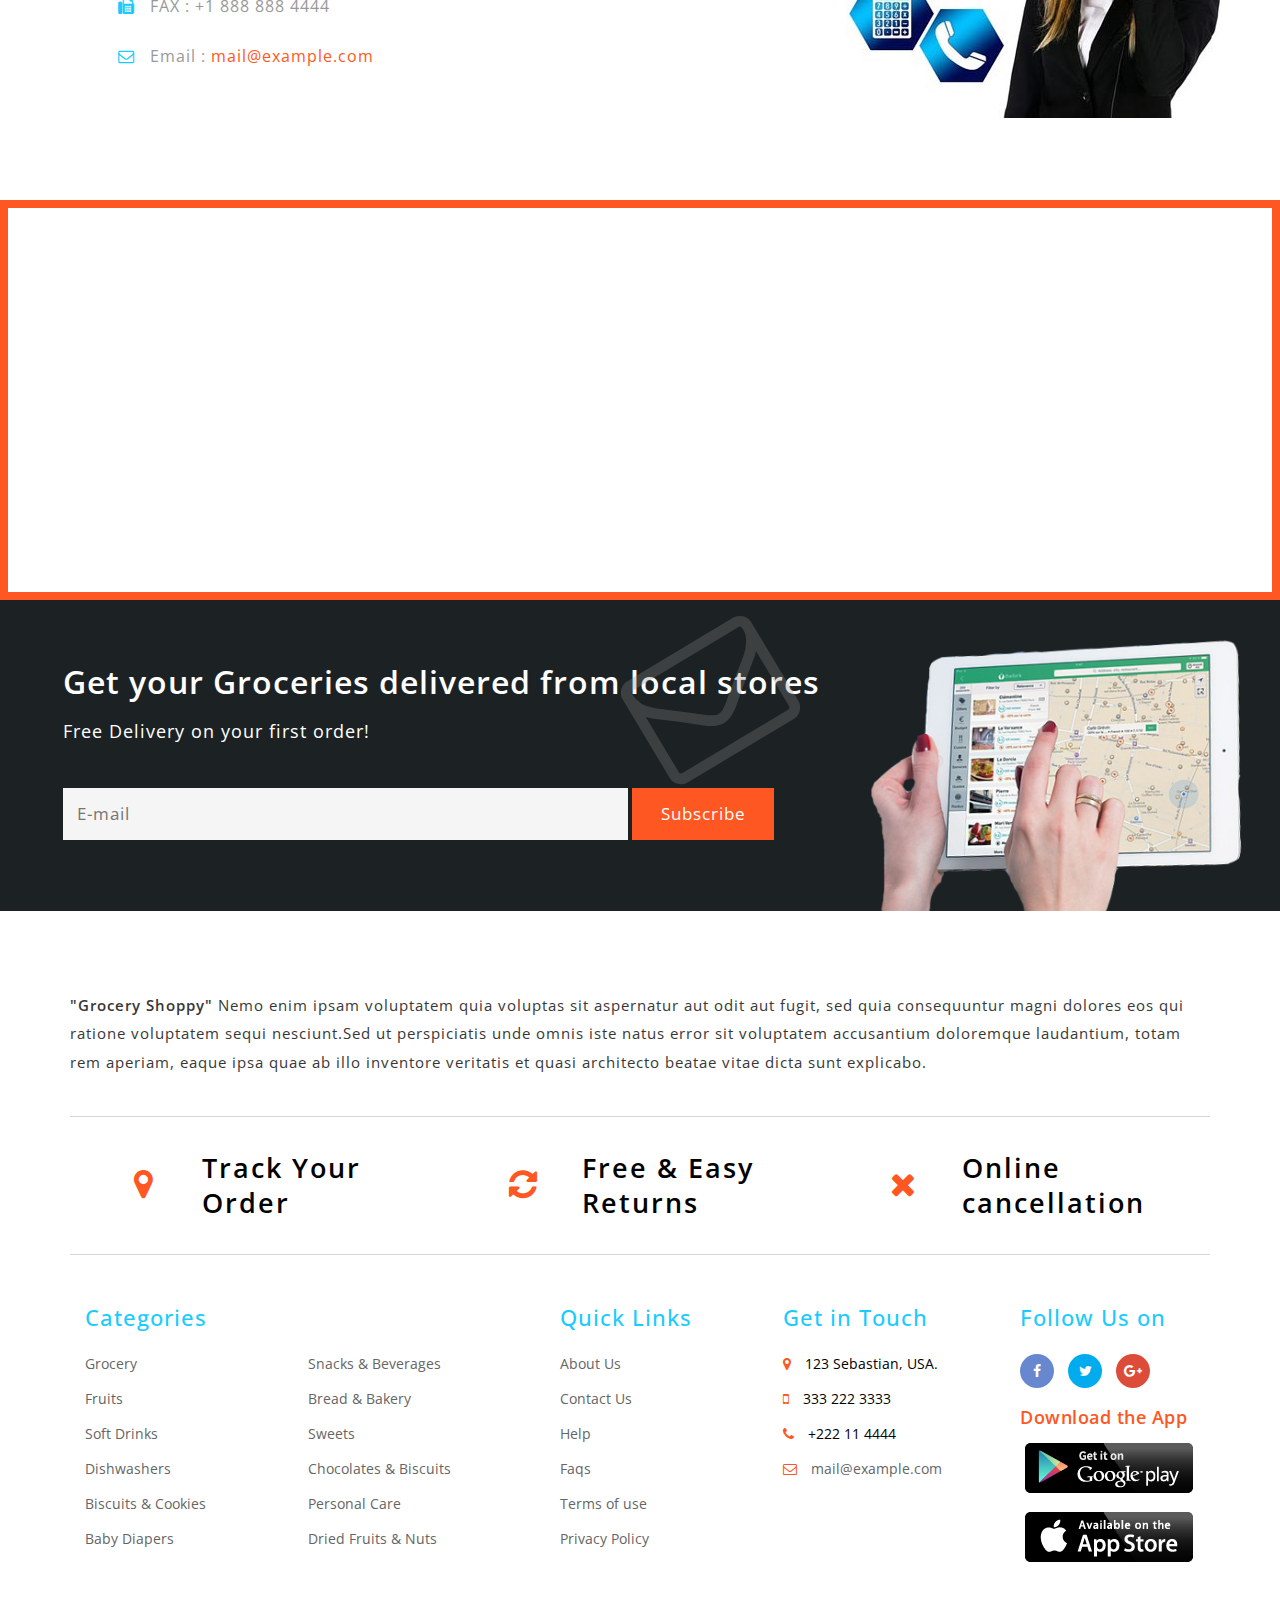
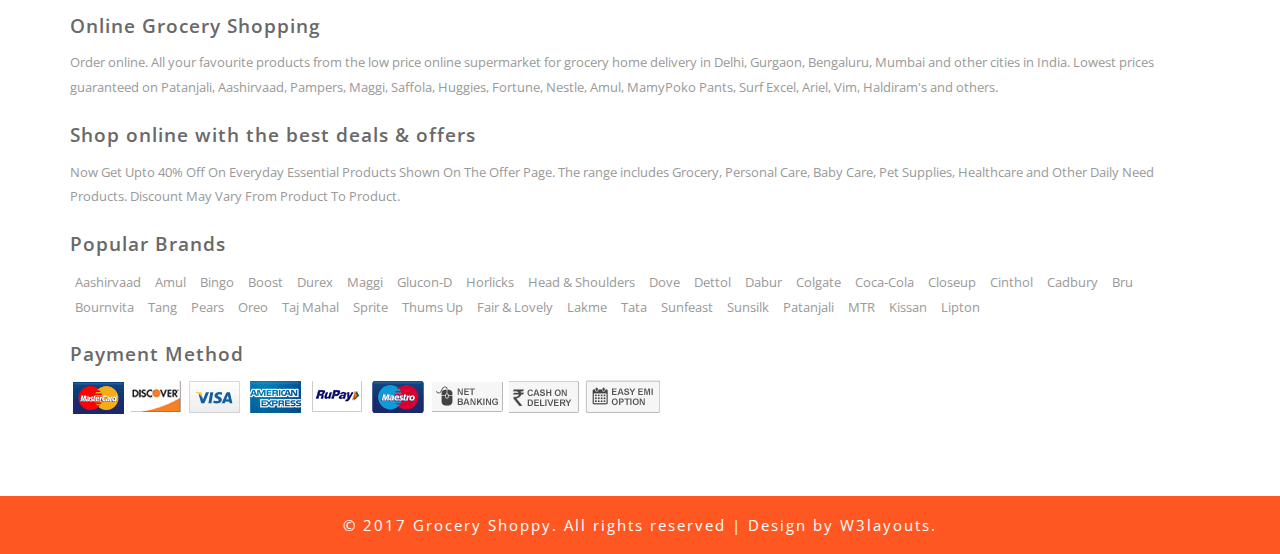
<file: web2/contact.html>
<!--
Author: W3layouts
Author URL: http://w3layouts.com
License: Creative Commons Attribution 3.0 Unported
License URL: http://creativecommons.org/licenses/by/3.0/
-->
<!DOCTYPE html>
<html lang="zxx">

<head>
	<title>Grocery Shoppy an Ecommerce Category Bootstrap Responsive Web Template | Contact Us :: w3layouts</title>
	<!--/tags -->
	<meta name="viewport" content="width=device-width, initial-scale=1">
	<meta http-equiv="Content-Type" content="text/html; charset=utf-8" />
	<meta name="keywords" content="Grocery Shoppy Responsive web template, Bootstrap Web Templates, Flat Web Templates, Android Compatible web template, 
Smartphone Compatible web template, free webdesigns for Nokia, Samsung, LG, SonyEricsson, Motorola web design" />
	<script>
		addEventListener("load", function () {
			setTimeout(hideURLbar, 0);
		}, false);

		function hideURLbar() {
			window.scrollTo(0, 1);
		}
	</script>
	<!--//tags -->
	<link href="css/bootstrap.css" rel="stylesheet" type="text/css" media="all" />
	<link href="css/style.css" rel="stylesheet" type="text/css" media="all" />
	<link href="css/font-awesome.css" rel="stylesheet">
	<!--pop-up-box-->
	<link href="css/popuo-box.css" rel="stylesheet" type="text/css" media="all" />
	<!--//pop-up-box-->
	<!-- price range -->
	<link rel="stylesheet" type="text/css" href="css/jquery-ui1.css">
	<!-- fonts -->
	<link href="//fonts.googleapis.com/css?family=Open+Sans:300,300i,400,400i,600,600i,700,700i,800" rel="stylesheet">
</head>

<body>
	<!-- top-header -->
	<div class="header-most-top">
		<p>Grocery Offer Zone Top Deals & Discounts</p>
	</div>
	<!-- //top-header -->
	<!-- header-bot-->
	<div class="header-bot">
		<div class="header-bot_inner_wthreeinfo_header_mid">
			<!-- header-bot-->
			<div class="col-md-4 logo_agile">
				<h1>
					<a href="index.html">
						<span>G</span>rocery
						<span>S</span>hoppy
						<img src="images/logo2.png" alt=" ">
					</a>
				</h1>
			</div>
			<!-- header-bot -->
			<div class="col-md-8 header">
				<!-- header lists -->
				<ul>
					<li>
						<a class="play-icon popup-with-zoom-anim" href="#small-dialog1">
							<span class="fa fa-map-marker" aria-hidden="true"></span> Shop Locator</a>
					</li>
					<li>
						<a href="#" data-toggle="modal" data-target="#myModal1">
							<span class="fa fa-truck" aria-hidden="true"></span>Track Order</a>
					</li>
					<li>
						<span class="fa fa-phone" aria-hidden="true"></span> 001 234 5678
					</li>
					<li>
						<a href="#" data-toggle="modal" data-target="#myModal1">
							<span class="fa fa-unlock-alt" aria-hidden="true"></span> Sign In </a>
					</li>
					<li>
						<a href="#" data-toggle="modal" data-target="#myModal2">
							<span class="fa fa-pencil-square-o" aria-hidden="true"></span> Sign Up </a>
					</li>
				</ul>
				<!-- //header lists -->
				<!-- search -->
				<div class="agileits_search">
					<form action="#" method="post">
						<input name="Search" type="search" placeholder="How can we help you today?" required="">
						<button type="submit" class="btn btn-default" aria-label="Left Align">
							<span class="fa fa-search" aria-hidden="true"> </span>
						</button>
					</form>
				</div>
				<!-- //search -->
				<!-- cart details -->
				<div class="top_nav_right">
					<div class="wthreecartaits wthreecartaits2 cart cart box_1">
						<form action="#" method="post" class="last">
							<input type="hidden" name="cmd" value="_cart">
							<input type="hidden" name="display" value="1">
							<button class="w3view-cart" type="submit" name="submit" value="">
								<i class="fa fa-cart-arrow-down" aria-hidden="true"></i>
							</button>
						</form>
					</div>
				</div>
				<!-- //cart details -->
				<div class="clearfix"></div>
			</div>
			<div class="clearfix"></div>
		</div>
	</div>
	<!-- shop locator (popup) -->
	<!-- Button trigger modal(shop-locator) -->
	<div id="small-dialog1" class="mfp-hide">
		<div class="select-city">
			<h3>Please Select Your Location</h3>
			<select class="list_of_cities">
				<optgroup label="Popular Cities">
					<option selected style="display:none;color:#eee;">Select City</option>
					<option>Birmingham</option>
					<option>Anchorage</option>
					<option>Phoenix</option>
					<option>Little Rock</option>
					<option>Los Angeles</option>
					<option>Denver</option>
					<option>Bridgeport</option>
					<option>Wilmington</option>
					<option>Jacksonville</option>
					<option>Atlanta</option>
					<option>Honolulu</option>
					<option>Boise</option>
					<option>Chicago</option>
					<option>Indianapolis</option>
				</optgroup>
				<optgroup label="Alabama">
					<option>Birmingham</option>
					<option>Montgomery</option>
					<option>Mobile</option>
					<option>Huntsville</option>
					<option>Tuscaloosa</option>
				</optgroup>
				<optgroup label="Alaska">
					<option>Anchorage</option>
					<option>Fairbanks</option>
					<option>Juneau</option>
					<option>Sitka</option>
					<option>Ketchikan</option>
				</optgroup>
				<optgroup label="Arizona">
					<option>Phoenix</option>
					<option>Tucson</option>
					<option>Mesa</option>
					<option>Chandler</option>
					<option>Glendale</option>
				</optgroup>
				<optgroup label="Arkansas">
					<option>Little Rock</option>
					<option>Fort Smith</option>
					<option>Fayetteville</option>
					<option>Springdale</option>
					<option>Jonesboro</option>
				</optgroup>
				<optgroup label="California">
					<option>Los Angeles</option>
					<option>San Diego</option>
					<option>San Jose</option>
					<option>San Francisco</option>
					<option>Fresno</option>
				</optgroup>
				<optgroup label="Colorado">
					<option>Denver</option>
					<option>Colorado</option>
					<option>Aurora</option>
					<option>Fort Collins</option>
					<option>Lakewood</option>
				</optgroup>
				<optgroup label="Connecticut">
					<option>Bridgeport</option>
					<option>New Haven</option>
					<option>Hartford</option>
					<option>Stamford</option>
					<option>Waterbury</option>
				</optgroup>
				<optgroup label="Delaware">
					<option>Wilmington</option>
					<option>Dover</option>
					<option>Newark</option>
					<option>Bear</option>
					<option>Middletown</option>
				</optgroup>
				<optgroup label="Florida">
					<option>Jacksonville</option>
					<option>Miami</option>
					<option>Tampa</option>
					<option>St. Petersburg</option>
					<option>Orlando</option>
				</optgroup>
				<optgroup label="Georgia">
					<option>Atlanta</option>
					<option>Augusta</option>
					<option>Columbus</option>
					<option>Savannah</option>
					<option>Athens</option>
				</optgroup>
				<optgroup label="Hawaii">
					<option>Honolulu</option>
					<option>Pearl City</option>
					<option>Hilo</option>
					<option>Kailua</option>
					<option>Waipahu</option>
				</optgroup>
				<optgroup label="Idaho">
					<option>Boise</option>
					<option>Nampa</option>
					<option>Meridian</option>
					<option>Idaho Falls</option>
					<option>Pocatello</option>
				</optgroup>
				<optgroup label="Illinois">
					<option>Chicago</option>
					<option>Aurora</option>
					<option>Rockford</option>
					<option>Joliet</option>
					<option>Naperville</option>
				</optgroup>
				<optgroup label="Indiana">
					<option>Indianapolis</option>
					<option>Fort Wayne</option>
					<option>Evansville</option>
					<option>South Bend</option>
					<option>Hammond</option>														       
				</optgroup>
				<optgroup label="Iowa">
					<option>Des Moines</option>
					<option>Cedar Rapids</option>
					<option>Davenport</option>
					<option>Sioux City</option>
					<option>Waterloo</option>       													
				</optgroup>
				<optgroup label="Kansas">
					<option>Wichita</option>
					<option>Overland Park</option>
					<option>Kansas City</option>
					<option>Topeka</option>
					<option>Olathe  </option>            													
				</optgroup>
				<optgroup label="Kentucky">
					<option>Louisville</option>
					<option>Lexington</option>
					<option>Bowling Green</option>
					<option>Owensboro</option>
					<option>Covington</option>        														
				</optgroup>
				<optgroup label="Louisiana">
					<option>New Orleans</option>
					<option>Baton Rouge</option>
					<option>Shreveport</option>
					<option>Metairie</option>
					<option>Lafayette</option>          														
				</optgroup>
				<optgroup label="Maine">
					<option>Portland</option>
					<option>Lewiston</option>
					<option>Bangor</option>
					<option>South Portland</option>
					<option>Auburn</option>         														
				</optgroup>
				<optgroup label="Maryland">
					<option>Baltimore</option>
					<option>Frederick</option>
					<option>Rockville</option>
					<option>Gaithersburg</option>
					<option>Bowie</option>         														
				</optgroup>
				<optgroup label="Massachusetts">
					<option>Boston</option>
					<option>Worcester</option>
					<option>Springfield</option>
					<option>Lowell</option>
					<option>Cambridge</option>  
				</optgroup>
				<optgroup label="Michigan">
					<option>Detroit</option>
					<option>Grand Rapids</option>
					<option>Warren</option>
					<option>Sterling Heights</option>
					<option>Lansing</option> 
				</optgroup>
				<optgroup label="Minnesota">
					<option>Minneapolis</option>
					<option>St. Paul</option>
					<option>Rochester</option>
					<option>Duluth</option>
					<option>Bloomington</option>      														
				</optgroup>
				<optgroup label="Mississippi">
					<option>Jackson</option>
					<option>Gulfport</option>
					<option>Southaven</option>
					<option>Hattiesburg</option>
					<option>Biloxi</option>         														
				</optgroup>
				<optgroup label="Missouri">
					<option>Kansas City</option>
					<option>St. Louis</option>
					<option>Springfield</option>
					<option>Independence</option>
					<option>Columbia</option>            														
				</optgroup>
				<optgroup label="Montana">
					<option>Billings</option>
					<option>Missoula</option>
					<option>Great Falls</option>
					<option>Bozeman</option>
					<option>Butte-Silver Bow</option>         														
				</optgroup>
				<optgroup label="Nebraska">
					<option>Omaha</option>
					<option>Lincoln</option>
					<option>Bellevue</option>
					<option>Grand Island</option>
					<option>Kearney</option>        													
				</optgroup>
				<optgroup label="Nevada">
					<option>Las Vegas</option>
					<option>Henderson</option>
					<option>North Las Vegas</option>
					<option>Reno</option>
					<option>Sunrise Manor</option>            													
				</optgroup>
				<optgroup label="New Hampshire">
					<option>Manchesters</option>
					<option>Nashua</option>
					<option>Concord</option>
					<option>Dover</option>
					<option>Rochester</option>              													
				</optgroup>
				<optgroup label="New Jersey">
					<option>Newark</option>
					<option>Jersey City</option>
					<option>Paterson</option>
					<option>Elizabeth</option>
					<option>Edison</option> 
				</optgroup>
				<optgroup label="New Mexico">
					<option>Albuquerque</option>
					<option>Las Cruces</option>
					<option>Rio Rancho</option>
					<option>Santa Fe</option>
					<option>Roswell</option>       
				</optgroup>
				<optgroup label="New York">
					<option>New York</option>
					<option>Buffalo</option>
					<option>Rochester</option>
					<option>Yonkers</option>
					<option>Syracuse</option>        														
				</optgroup>
				<optgroup label="North Carolina">
					<option>Charlotte</option>
					<option>Raleigh</option>
					<option>Greensboro</option>
					<option>Winston-Salem</option>
					<option>Durham</option>          														
				</optgroup>
				<optgroup label="North Dakota">
					<option>Fargo</option>
					<option>Bismarck</option>
					<option>Grand Forks</option>
					<option>Minot</option>
					<option>West Fargo</option>
				</optgroup>
				<optgroup label="Ohio">
					<option>Columbus</option>
					<option>Cleveland</option>
					<option>Cincinnati</option>
					<option>Toledo</option>
					<option>Akron</option>      
				</optgroup>
				<optgroup label="Oklahoma">
					<option>Oklahoma City</option>
					<option>Tulsa</option>
					<option>Norman</option>
					<option>Broken Arrow</option>
					<option>Lawton</option>        														
				</optgroup>
				<optgroup label="Oregon">
					<option>Portland</option>
					<option>Eugene</option>
					<option>Salem</option>
					<option>Gresham</option>
					<option>Hillsboro</option>          														
				</optgroup>
				<optgroup label="Pennsylvania">
					<option>Philadelphia</option>
					<option>Pittsburgh</option>
					<option>Allentown</option>
					<option>Erie</option>
					<option>Reading</option>         														
				</optgroup>
				<optgroup label="Rhode Island">
					<option>Providence</option>
					<option>Warwick</option>
					<option>Cranston</option>
					<option>Pawtucket</option>
					<option>East Providence</option>   
				</optgroup>
				<optgroup label="South Carolina">
					<option>Columbia</option>
					<option>Charleston</option>
					<option>North Charleston</option>
					<option>Mount Pleasant</option>
					<option>Rock Hill</option> 
				</optgroup>
				<optgroup label="South Dakota">
					<option>Sioux Falls</option>
					<option>Rapid City</option>
					<option>Aberdeen</option>
					<option>Brookings</option>
					<option>Watertown</option> 
				</optgroup>
				<optgroup label="Tennessee">
					<option>Memphis</option>
					<option>Nashville</option>
					<option>Knoxville</option>
					<option>Chattanooga</option>
					<option>Clarksville</option>       
				</optgroup>
				<optgroup label="Texas">
					<option>Houston</option>
					<option>San Antonio</option>
					<option>Dallas</option>
					<option>Austin</option>
					<option>Fort Worth</option>   
				</optgroup>
				<optgroup label="Utah">
					<option>Salt Lake City</option>
					<option>West Valley City</option>
					<option>Provo</option>
					<option>West Jordan</option>
					<option>Orem</option>   
				</optgroup>	
				<optgroup label="Vermont">
					<option>Burlington</option>
					<option>Essex</option>
					<option>South Burlington</option>
					<option>Colchester</option>
					<option>Rutland</option>   
				</optgroup>
				<optgroup label="Virginia">
					<option>Virginia Beach</option>
					<option>Norfolk</option>
					<option>Chesapeake</option>
					<option>Arlington</option>
					<option>Richmond</option> 
				</optgroup>	
				<optgroup label="Washington">
					<option>Seattle</option>
					<option>Spokane</option>
					<option>Tacoma</option>
					<option>Vancouver</option>
					<option>Bellevue</option> 
				</optgroup>	
				<optgroup label="West Virginia">
					<option>Charleston</option>
					<option>Huntington</option>
					<option>Parkersburg</option>
					<option>Morgantown</option>
					<option>Wheeling</option> 
				</optgroup>	
				<optgroup label="Wisconsin">
					<option>Milwaukee</option>
					<option>Madison</option>
					<option>Green Bay</option>
					<option>Kenosha</option>
					<option>Racine</option>
				</optgroup>
				<optgroup label="Wyoming">
					<option>Cheyenne</option>
					<option>Casper</option>
					<option>Laramie</option>
					<option>Gillette</option>
					<option>Rock Springs</option>
				</optgroup>
			</select>
			<div class="clearfix"></div>
		</div>
	</div>
	<!-- //shop locator (popup) -->
	<!-- signin Model -->
	<!-- Modal1 -->
	<div class="modal fade" id="myModal1" tabindex="-1" role="dialog">
		<div class="modal-dialog">
			<!-- Modal content-->
			<div class="modal-content">
				<div class="modal-header">
					<button type="button" class="close" data-dismiss="modal">&times;</button>
				</div>
				<div class="modal-body modal-body-sub_agile">
					<div class="main-mailposi">
						<span class="fa fa-envelope-o" aria-hidden="true"></span>
					</div>
					<div class="modal_body_left modal_body_left1">
						<h3 class="agileinfo_sign">Sign In </h3>
						<p>
							Sign In now, Let's start your Grocery Shopping. Don't have an account?
							<a href="#" data-toggle="modal" data-target="#myModal2">
								Sign Up Now</a>
						</p>
						<form action="#" method="post">
							<div class="styled-input agile-styled-input-top">
								<input type="text" placeholder="User Name" name="Name" required="">
							</div>
							<div class="styled-input">
								<input type="password" placeholder="Password" name="password" required="">
							</div>
							<input type="submit" value="Sign In">
						</form>
						<div class="clearfix"></div>
					</div>
					<div class="clearfix"></div>
				</div>
			</div>
			<!-- //Modal content-->
		</div>
	</div>
	<!-- //Modal1 -->
	<!-- //signin Model -->
	<!-- signup Model -->
	<!-- Modal2 -->
	<div class="modal fade" id="myModal2" tabindex="-1" role="dialog">
		<div class="modal-dialog">
			<!-- Modal content-->
			<div class="modal-content">
				<div class="modal-header">
					<button type="button" class="close" data-dismiss="modal">&times;</button>
				</div>
				<div class="modal-body modal-body-sub_agile">
					<div class="main-mailposi">
						<span class="fa fa-envelope-o" aria-hidden="true"></span>
					</div>
					<div class="modal_body_left modal_body_left1">
						<h3 class="agileinfo_sign">Sign Up</h3>
						<p>
							Come join the Grocery Shoppy! Let's set up your Account.
						</p>
						<form action="#" method="post">
							<div class="styled-input agile-styled-input-top">
								<input type="text" placeholder="Name" name="Name" required="">
							</div>
							<div class="styled-input">
								<input type="email" placeholder="E-mail" name="Email" required="">
							</div>
							<div class="styled-input">
								<input type="password" placeholder="Password" name="password" id="password1" required="">
							</div>
							<div class="styled-input">
								<input type="password" placeholder="Confirm Password" name="Confirm Password" id="password2" required="">
							</div>
							<input type="submit" value="Sign Up">
						</form>
						<p>
							<a href="#">By clicking register, I agree to your terms</a>
						</p>
					</div>
				</div>
			</div>
			<!-- //Modal content-->
		</div>
	</div>
	<!-- //Modal2 -->
	<!-- //signup Model -->
	<!-- //header-bot -->
	<!-- navigation -->
	<div class="ban-top">
		<div class="container">
			<div class="agileits-navi_search">
				<form action="#" method="post">
					<select id="agileinfo-nav_search" name="agileinfo_search" required="">
						<option value="">All Categories</option>
						<option value="Kitchen">Kitchen</option>
						<option value="Household">Household</option>
						<option value="Snacks &amp; Beverages">Snacks & Beverages</option>
						<option value="Personal Care">Personal Care</option>
						<option value="Gift Hampers">Gift Hampers</option>
						<option value="Fruits &amp; Vegetables">Fruits & Vegetables</option>
						<option value="Baby Care">Baby Care</option>
						<option value="Soft Drinks &amp; Juices">Soft Drinks & Juices</option>
						<option value="Frozen Food">Frozen Food</option>
						<option value="Bread &amp; Bakery">Bread & Bakery</option>
						<option value="Sweets">Sweets</option>
					</select>
				</form>
			</div>
			<div class="top_nav_left">
				<nav class="navbar navbar-default">
					<div class="container-fluid">
						<!-- Brand and toggle get grouped for better mobile display -->
						<div class="navbar-header">
							<button type="button" class="navbar-toggle collapsed" data-toggle="collapse" data-target="#bs-example-navbar-collapse-1"
							    aria-expanded="false">
								<span class="sr-only">Toggle navigation</span>
								<span class="icon-bar"></span>
								<span class="icon-bar"></span>
								<span class="icon-bar"></span>
							</button>
						</div>
						<!-- Collect the nav links, forms, and other content for toggling -->
						<div class="collapse navbar-collapse menu--shylock" id="bs-example-navbar-collapse-1">
							<ul class="nav navbar-nav menu__list">
								<li>
									<a class="nav-stylehead" href="index.html">Home
										<span class="sr-only">(current)</span>
									</a>
								</li>
								<li class="">
									<a class="nav-stylehead" href="about.html">About Us</a>
								</li>
								<li class="dropdown">
									<a href="#" class="dropdown-toggle nav-stylehead" data-toggle="dropdown" role="button" aria-haspopup="true" aria-expanded="false">Kitchen
										<span class="caret"></span>
									</a>
									<ul class="dropdown-menu multi-column columns-3">
										<div class="agile_inner_drop_nav_info">
											<div class="col-sm-4 multi-gd-img">
												<ul class="multi-column-dropdown">
													<li>
														<a href="product.html">Bakery</a>
													</li>
													<li>
														<a href="product.html">Baking Supplies</a>
													</li>
													<li>
														<a href="product.html">Coffee, Tea & Beverages</a>
													</li>
													<li>
														<a href="product.html">Dried Fruits, Nuts</a>
													</li>
													<li>
														<a href="product.html">Sweets, Chocolate</a>
													</li>
													<li>
														<a href="product.html">Spices & Masalas</a>
													</li>
													<li>
														<a href="product.html">Jams, Honey & Spreads</a>
													</li>
												</ul>
											</div>
											<div class="col-sm-4 multi-gd-img">
												<ul class="multi-column-dropdown">
													<li>
														<a href="product.html">Pickles</a>
													</li>
													<li>
														<a href="product.html">Pasta & Noodles</a>
													</li>
													<li>
														<a href="product.html">Rice, Flour & Pulses</a>
													</li>
													<li>
														<a href="product.html">Sauces & Cooking Pastes</a>
													</li>
													<li>
														<a href="product.html">Snack Foods</a>
													</li>
													<li>
														<a href="product.html">Oils, Vinegars</a>
													</li>
													<li>
														<a href="product.html">Meat, Poultry & Seafood</a>
													</li>
												</ul>
											</div>
											<div class="col-sm-4 multi-gd-img">
												<img src="images/nav.png" alt="">
											</div>
											<div class="clearfix"></div>
										</div>
									</ul>
								</li>
								<li class="dropdown">
									<a href="#" class="dropdown-toggle nav-stylehead" data-toggle="dropdown" role="button" aria-haspopup="true" aria-expanded="false">Household
										<span class="caret"></span>
									</a>
									<ul class="dropdown-menu multi-column columns-3">
										<div class="agile_inner_drop_nav_info">
											<div class="col-sm-6 multi-gd-img">
												<ul class="multi-column-dropdown">
													<li>
														<a href="product2.html">Kitchen & Dining</a>
													</li>
													<li>
														<a href="product2.html">Detergents</a>
													</li>
													<li>
														<a href="product2.html">Utensil Cleaners</a>
													</li>
													<li>
														<a href="product2.html">Floor & Other Cleaners</a>
													</li>
													<li>
														<a href="product2.html">Disposables, Garbage Bag</a>
													</li>
													<li>
														<a href="product2.html">Repellents & Fresheners</a>
													</li>
													<li>
														<a href="product2.html"> Dishwash</a>
													</li>
												</ul>
											</div>
											<div class="col-sm-6 multi-gd-img">
												<ul class="multi-column-dropdown">
													<li>
														<a href="product2.html">Pet Care</a>
													</li>
													<li>
														<a href="product2.html">Cleaning Accessories</a>
													</li>
													<li>
														<a href="product2.html">Pooja Needs</a>
													</li>
													<li>
														<a href="product2.html">Crackers</a>
													</li>
													<li>
														<a href="product2.html">Festive Decoratives</a>
													</li>
													<li>
														<a href="product2.html">Plasticware</a>
													</li>
													<li>
														<a href="product2.html">Home Care</a>
													</li>
												</ul>
											</div>
											<div class="clearfix"></div>
										</div>
									</ul>
								</li>
								<li class="">
									<a class="nav-stylehead" href="faqs.html">Faqs</a>
								</li>
								<li class="dropdown">
									<a class="nav-stylehead dropdown-toggle" href="#" data-toggle="dropdown">Pages
										<b class="caret"></b>
									</a>
									<ul class="dropdown-menu agile_short_dropdown">
										<li>
											<a href="icons.html">Web Icons</a>
										</li>
										<li>
											<a href="typography.html">Typography</a>
										</li>
									</ul>
								</li>
								<li class="active">
									<a class="" href="contact.html">Contact</a>
								</li>
							</ul>
						</div>
					</div>
				</nav>
			</div>
		</div>
	</div>
	<!-- //navigation -->
	<!-- banner-2 -->
	<div class="page-head_agile_info_w3l">

	</div>
	<!-- //banner-2 -->
	<!-- page -->
	<div class="services-breadcrumb">
		<div class="agile_inner_breadcrumb">
			<div class="container">
				<ul class="w3_short">
					<li>
						<a href="index.html">Home</a>
						<i>|</i>
					</li>
					<li>contact Us</li>
				</ul>
			</div>
		</div>
	</div>
	<!-- //page -->
	<!-- contact page -->
	<div class="contact-w3l">
		<div class="container">
			<!-- tittle heading -->
			<h3 class="tittle-w3l">Contact Us
				<span class="heading-style">
					<i></i>
					<i></i>
					<i></i>
				</span>
			</h3>
			<!-- //tittle heading -->
			<!-- contact -->
			<div class="contact agileits">
				<div class="contact-agileinfo">
					<div class="contact-form wthree">
						<form action="#" method="post">
							<div class="">
								<input type="text" name="name" placeholder="Name" required="">
							</div>
							<div class="">
								<input class="text" type="text" name="subject" placeholder="Subject" required="">
							</div>
							<div class="">
								<input class="email" type="email" name="email" placeholder="Email" required="">
							</div>
							<div class="">
								<textarea placeholder="Message" name="message" required=""></textarea>
							</div>
							<input type="submit" value="Submit">
						</form>
					</div>
					<div class="contact-right wthree">
						<div class="col-xs-7 contact-text w3-agileits">
							<h4>GET IN TOUCH :</h4>
							<p>
								<i class="fa fa-map-marker"></i> 123 Sebastian, NY 10002, USA.</p>
							<p>
								<i class="fa fa-phone"></i> Telephone : 333 222 3333</p>
							<p>
								<i class="fa fa-fax"></i> FAX : +1 888 888 4444</p>
							<p>
								<i class="fa fa-envelope-o"></i> Email :
								<a href="mailto:example@mail.com">mail@example.com</a>
							</p>
						</div>
						<div class="col-xs-5 contact-agile">
							<img src="images/contact2.jpg" alt="">
						</div>
						<div class="clearfix"> </div>
					</div>
				</div>
			</div>
			<!-- //contact -->
		</div>
	</div>
	<!-- map -->
	<div class="map w3layouts">
		<iframe src="https://www.google.com/maps/embed?pb=!1m18!1m12!1m3!1d55565170.29301636!2d-132.08532758867793!3d31.786060306224!2m3!1f0!2f0!3f0!3m2!1i1024!2i768!4f13.1!3m3!1m2!1s0x54eab584e432360b%3A0x1c3bb99243deb742!2sUnited+States!5e0!3m2!1sen!2sin!4v1512365940398"
		    allowfullscreen></iframe>
	</div>
	<!-- //map -->
	<!-- newsletter -->
	<div class="footer-top">
		<div class="container-fluid">
			<div class="col-xs-8 agile-leftmk">
				<h2>Get your Groceries delivered from local stores</h2>
				<p>Free Delivery on your first order!</p>
				<form action="#" method="post">
					<input type="email" placeholder="E-mail" name="email" required="">
					<input type="submit" value="Subscribe">
				</form>
				<div class="newsform-w3l">
					<span class="fa fa-envelope-o" aria-hidden="true"></span>
				</div>
			</div>
			<div class="col-xs-4 w3l-rightmk">
				<img src="images/tab3.png" alt=" ">
			</div>
			<div class="clearfix"></div>
		</div>
	</div>
	<!-- //newsletter -->
	<!-- footer -->
	<footer>
		<div class="container">
			<!-- footer first section -->
			<p class="footer-main">
				<span>"Grocery Shoppy"</span> Nemo enim ipsam voluptatem quia voluptas sit aspernatur aut odit aut fugit, sed quia consequuntur
				magni dolores eos qui ratione voluptatem sequi nesciunt.Sed ut perspiciatis unde omnis iste natus error sit voluptatem
				accusantium doloremque laudantium, totam rem aperiam, eaque ipsa quae ab illo inventore veritatis et quasi architecto
				beatae vitae dicta sunt explicabo.</p>
			<!-- //footer first section -->
			<!-- footer second section -->
			<div class="w3l-grids-footer">
				<div class="col-xs-4 offer-footer">
					<div class="col-xs-4 icon-fot">
						<span class="fa fa-map-marker" aria-hidden="true"></span>
					</div>
					<div class="col-xs-8 text-form-footer">
						<h3>Track Your Order</h3>
					</div>
					<div class="clearfix"></div>
				</div>
				<div class="col-xs-4 offer-footer">
					<div class="col-xs-4 icon-fot">
						<span class="fa fa-refresh" aria-hidden="true"></span>
					</div>
					<div class="col-xs-8 text-form-footer">
						<h3>Free & Easy Returns</h3>
					</div>
					<div class="clearfix"></div>
				</div>
				<div class="col-xs-4 offer-footer">
					<div class="col-xs-4 icon-fot">
						<span class="fa fa-times" aria-hidden="true"></span>
					</div>
					<div class="col-xs-8 text-form-footer">
						<h3>Online cancellation </h3>
					</div>
					<div class="clearfix"></div>
				</div>
				<div class="clearfix"></div>
			</div>
			<!-- //footer second section -->
			<!-- footer third section -->
			<div class="footer-info w3-agileits-info">
				<!-- footer categories -->
				<div class="col-sm-5 address-right">
					<div class="col-xs-6 footer-grids">
						<h3>Categories</h3>
						<ul>
							<li>
								<a href="product.html">Grocery</a>
							</li>
							<li>
								<a href="product.html">Fruits</a>
							</li>
							<li>
								<a href="product.html">Soft Drinks</a>
							</li>
							<li>
								<a href="product2.html">Dishwashers</a>
							</li>
							<li>
								<a href="product.html">Biscuits & Cookies</a>
							</li>
							<li>
								<a href="product2.html">Baby Diapers</a>
							</li>
						</ul>
					</div>
					<div class="col-xs-6 footer-grids agile-secomk">
						<ul>
							<li>
								<a href="product.html">Snacks & Beverages</a>
							</li>
							<li>
								<a href="product.html">Bread & Bakery</a>
							</li>
							<li>
								<a href="product.html">Sweets</a>
							</li>
							<li>
								<a href="product.html">Chocolates & Biscuits</a>
							</li>
							<li>
								<a href="product2.html">Personal Care</a>
							</li>
							<li>
								<a href="product.html">Dried Fruits & Nuts</a>
							</li>
						</ul>
					</div>
					<div class="clearfix"></div>
				</div>
				<!-- //footer categories -->
				<!-- quick links -->
				<div class="col-sm-5 address-right">
					<div class="col-xs-6 footer-grids">
						<h3>Quick Links</h3>
						<ul>
							<li>
								<a href="about.html">About Us</a>
							</li>
							<li>
								<a href="contact.html">Contact Us</a>
							</li>
							<li>
								<a href="help.html">Help</a>
							</li>
							<li>
								<a href="faqs.html">Faqs</a>
							</li>
							<li>
								<a href="terms.html">Terms of use</a>
							</li>
							<li>
								<a href="privacy.html">Privacy Policy</a>
							</li>
						</ul>
					</div>
					<div class="col-xs-6 footer-grids">
						<h3>Get in Touch</h3>
						<ul>
							<li>
								<i class="fa fa-map-marker"></i> 123 Sebastian, USA.</li>
							<li>
								<i class="fa fa-mobile"></i> 333 222 3333 </li>
							<li>
								<i class="fa fa-phone"></i> +222 11 4444 </li>
							<li>
								<i class="fa fa-envelope-o"></i>
								<a href="mailto:example@mail.com"> mail@example.com</a>
							</li>
						</ul>
					</div>
				</div>
				<!-- //quick links -->
				<!-- social icons -->
				<div class="col-sm-2 footer-grids  w3l-socialmk">
					<h3>Follow Us on</h3>
					<div class="social">
						<ul>
							<li>
								<a class="icon fb" href="#">
									<i class="fa fa-facebook"></i>
								</a>
							</li>
							<li>
								<a class="icon tw" href="#">
									<i class="fa fa-twitter"></i>
								</a>
							</li>
							<li>
								<a class="icon gp" href="#">
									<i class="fa fa-google-plus"></i>
								</a>
							</li>
						</ul>
					</div>
					<div class="agileits_app-devices">
						<h5>Download the App</h5>
						<a href="#">
							<img src="images/1.png" alt="">
						</a>
						<a href="#">
							<img src="images/2.png" alt="">
						</a>
						<div class="clearfix"> </div>
					</div>
				</div>
				<!-- //social icons -->
				<div class="clearfix"></div>
			</div>
			<!-- //footer third section -->
			<!-- footer fourth section (text) -->
			<div class="agile-sometext">
				<div class="sub-some">
					<h5>Online Grocery Shopping</h5>
					<p>Order online. All your favourite products from the low price online supermarket for grocery home delivery in Delhi,
						Gurgaon, Bengaluru, Mumbai and other cities in India. Lowest prices guaranteed on Patanjali, Aashirvaad, Pampers, Maggi,
						Saffola, Huggies, Fortune, Nestle, Amul, MamyPoko Pants, Surf Excel, Ariel, Vim, Haldiram's and others.</p>
				</div>
				<div class="sub-some">
					<h5>Shop online with the best deals & offers</h5>
					<p>Now Get Upto 40% Off On Everyday Essential Products Shown On The Offer Page. The range includes Grocery, Personal Care,
						Baby Care, Pet Supplies, Healthcare and Other Daily Need Products. Discount May Vary From Product To Product.</p>
				</div>
				<!-- brands -->
				<div class="sub-some">
					<h5>Popular Brands</h5>
					<ul>
						<li>
							<a href="product.html">Aashirvaad</a>
						</li>
						<li>
							<a href="product.html">Amul</a>
						</li>
						<li>
							<a href="product.html">Bingo</a>
						</li>
						<li>
							<a href="product.html">Boost</a>
						</li>
						<li>
							<a href="product.html">Durex</a>
						</li>
						<li>
							<a href="product.html"> Maggi</a>
						</li>
						<li>
							<a href="product.html">Glucon-D</a>
						</li>
						<li>
							<a href="product.html">Horlicks</a>
						</li>
						<li>
							<a href="product2.html">Head & Shoulders</a>
						</li>
						<li>
							<a href="product2.html">Dove</a>
						</li>
						<li>
							<a href="product2.html">Dettol</a>
						</li>
						<li>
							<a href="product2.html">Dabur</a>
						</li>
						<li>
							<a href="product2.html">Colgate</a>
						</li>
						<li>
							<a href="product.html">Coca-Cola</a>
						</li>
						<li>
							<a href="product2.html">Closeup</a>
						</li>
						<li>
							<a href="product2.html"> Cinthol</a>
						</li>
						<li>
							<a href="product.html">Cadbury</a>
						</li>
						<li>
							<a href="product.html">Bru</a>
						</li>
						<li>
							<a href="product.html">Bournvita</a>
						</li>
						<li>
							<a href="product.html">Tang</a>
						</li>
						<li>
							<a href="product.html">Pears</a>
						</li>
						<li>
							<a href="product.html">Oreo</a>
						</li>
						<li>
							<a href="product.html"> Taj Mahal</a>
						</li>
						<li>
							<a href="product.html">Sprite</a>
						</li>
						<li>
							<a href="product.html">Thums Up</a>
						</li>
						<li>
							<a href="product2.html">Fair & Lovely</a>
						</li>
						<li>
							<a href="product2.html">Lakme</a>
						</li>
						<li>
							<a href="product.html">Tata</a>
						</li>
						<li>
							<a href="product2.html">Sunfeast</a>
						</li>
						<li>
							<a href="product2.html">Sunsilk</a>
						</li>
						<li>
							<a href="product.html">Patanjali</a>
						</li>
						<li>
							<a href="product.html">MTR</a>
						</li>
						<li>
							<a href="product.html">Kissan</a>
						</li>
						<li>
							<a href="product2.html"> Lipton</a>
						</li>
					</ul>
				</div>
				<!-- //brands -->
				<!-- payment -->
				<div class="sub-some child-momu">
					<h5>Payment Method</h5>
					<ul>
						<li>
							<img src="images/pay2.png" alt="">
						</li>
						<li>
							<img src="images/pay5.png" alt="">
						</li>
						<li>
							<img src="images/pay1.png" alt="">
						</li>
						<li>
							<img src="images/pay4.png" alt="">
						</li>
						<li>
							<img src="images/pay6.png" alt="">
						</li>
						<li>
							<img src="images/pay3.png" alt="">
						</li>
						<li>
							<img src="images/pay7.png" alt="">
						</li>
						<li>
							<img src="images/pay8.png" alt="">
						</li>
						<li>
							<img src="images/pay9.png" alt="">
						</li>
					</ul>
				</div>
				<!-- //payment -->
			</div>
			<!-- //footer fourth section (text) -->
		</div>
	</footer>
	<!-- //footer -->
	<!-- copyright -->
	<div class="copy-right">
		<div class="container">
			<p>© 2017 Grocery Shoppy. All rights reserved | Design by
				<a href="http://w3layouts.com"> W3layouts.</a>
			</p>
		</div>
	</div>
	<!-- //copyright -->

	<!-- js-files -->
	<!-- jquery -->
	<script src="js/jquery-2.1.4.min.js"></script>
	<!-- //jquery -->

	<!-- popup modal (for signin & signup)-->
	<script src="js/jquery.magnific-popup.js"></script>
	<script>
		$(document).ready(function () {
			$('.popup-with-zoom-anim').magnificPopup({
				type: 'inline',
				fixedContentPos: false,
				fixedBgPos: true,
				overflowY: 'auto',
				closeBtnInside: true,
				preloader: false,
				midClick: true,
				removalDelay: 300,
				mainClass: 'my-mfp-zoom-in'
			});

		});
	</script>
	<!-- Large modal -->
	<!-- <script>
		$('#').modal('show');
	</script> -->
	<!-- //popup modal (for signin & signup)-->

	<!-- cart-js -->
	<script src="js/minicart.js"></script>
	<script>
		paypalm.minicartk.render(); //use only unique class names other than paypal1.minicart1.Also Replace same class name in css and minicart.min.js

		paypalm.minicartk.cart.on('checkout', function (evt) {
			var items = this.items(),
				len = items.length,
				total = 0,
				i;

			// Count the number of each item in the cart
			for (i = 0; i < len; i++) {
				total += items[i].get('quantity');
			}

			if (total < 3) {
				alert('The minimum order quantity is 3. Please add more to your shopping cart before checking out');
				evt.preventDefault();
			}
		});
	</script>
	<!-- //cart-js -->

	<!-- password-script -->
	<script>
		window.onload = function () {
			document.getElementById("password1").onchange = validatePassword;
			document.getElementById("password2").onchange = validatePassword;
		}

		function validatePassword() {
			var pass2 = document.getElementById("password2").value;
			var pass1 = document.getElementById("password1").value;
			if (pass1 != pass2)
				document.getElementById("password2").setCustomValidity("Passwords Don't Match");
			else
				document.getElementById("password2").setCustomValidity('');
			//empty string means no validation error
		}
	</script>
	<!-- //password-script -->

	<!-- smoothscroll -->
	<script src="js/SmoothScroll.min.js"></script>
	<!-- //smoothscroll -->

	<!-- start-smooth-scrolling -->
	<script src="js/move-top.js"></script>
	<script src="js/easing.js"></script>
	<script>
		jQuery(document).ready(function ($) {
			$(".scroll").click(function (event) {
				event.preventDefault();

				$('html,body').animate({
					scrollTop: $(this.hash).offset().top
				}, 1000);
			});
		});
	</script>
	<!-- //end-smooth-scrolling -->

	<!-- smooth-scrolling-of-move-up -->
	<script>
		$(document).ready(function () {
			/*
			var defaults = {
				containerID: 'toTop', // fading element id
				containerHoverID: 'toTopHover', // fading element hover id
				scrollSpeed: 1200,
				easingType: 'linear' 
			};
			*/
			$().UItoTop({
				easingType: 'easeOutQuart'
			});

		});
	</script>
	<!-- //smooth-scrolling-of-move-up -->

	<!-- for bootstrap working -->
	<script src="js/bootstrap.js"></script>
	<!-- //for bootstrap working -->
	<!-- //js-files -->

</body>

</html>
</file>
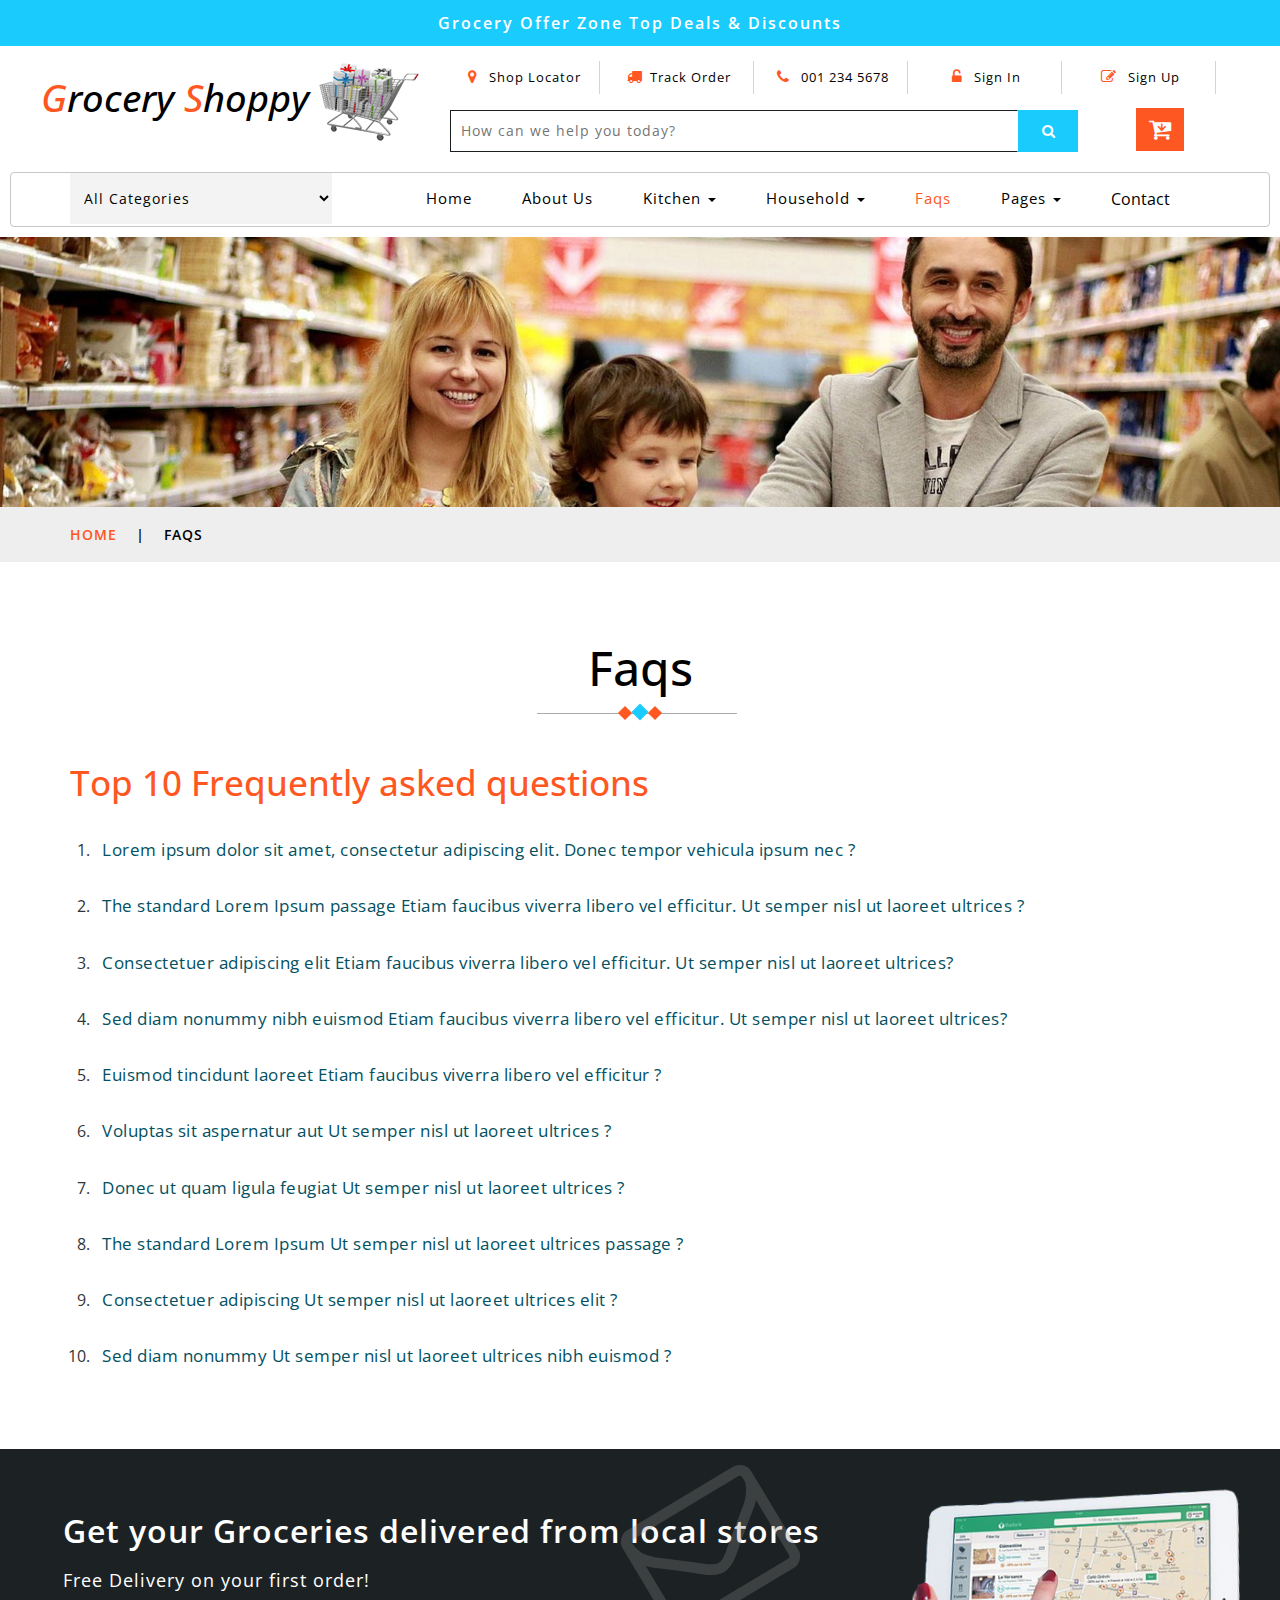
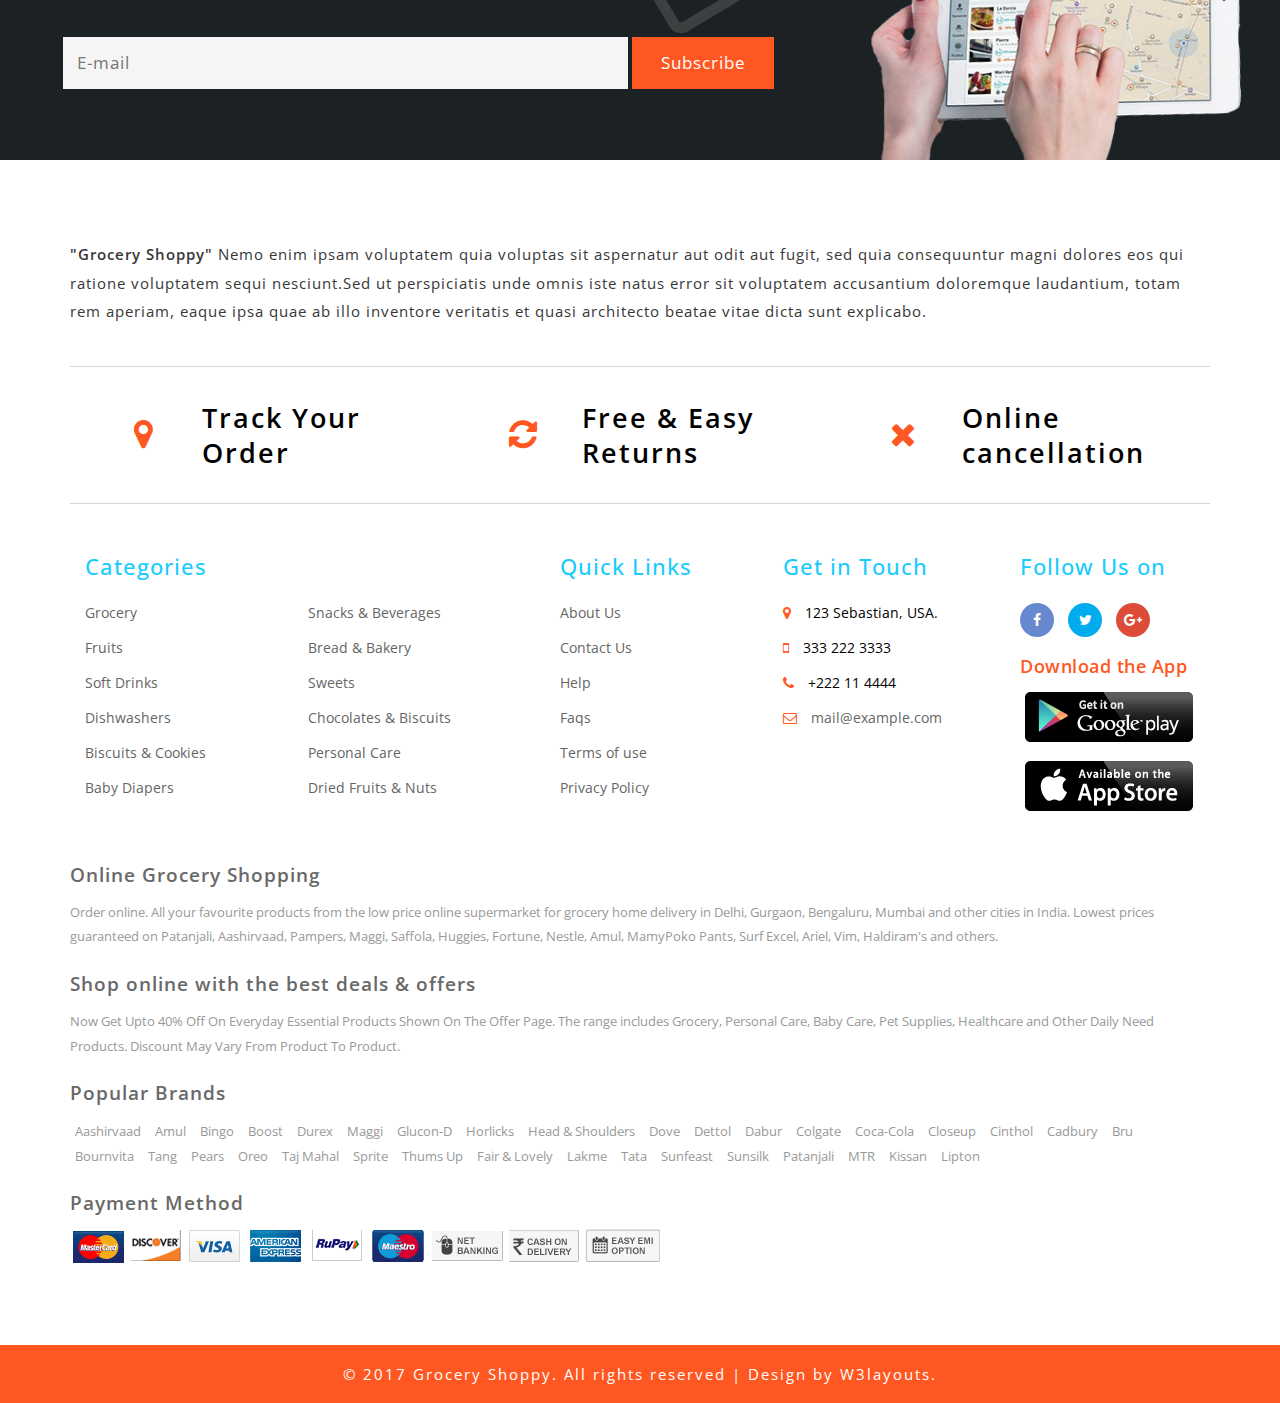
<file: web2/faqs.html>
<!--
Author: W3layouts
Author URL: http://w3layouts.com
License: Creative Commons Attribution 3.0 Unported
License URL: http://creativecommons.org/licenses/by/3.0/
-->
<!DOCTYPE html>
<html lang="zxx">

<head>
	<title>Grocery Shoppy an Ecommerce Category Bootstrap Responsive Web Template | Faqs :: w3layouts</title>
	<!--/tags -->
	<meta name="viewport" content="width=device-width, initial-scale=1">
	<meta http-equiv="Content-Type" content="text/html; charset=utf-8" />
	<meta name="keywords" content="Grocery Shoppy Responsive web template, Bootstrap Web Templates, Flat Web Templates, Android Compatible web template, 
Smartphone Compatible web template, free webdesigns for Nokia, Samsung, LG, SonyEricsson, Motorola web design" />
	<script>
		addEventListener("load", function () {
			setTimeout(hideURLbar, 0);
		}, false);

		function hideURLbar() {
			window.scrollTo(0, 1);
		}
	</script>
	<!--//tags -->
	<link href="css/bootstrap.css" rel="stylesheet" type="text/css" media="all" />
	<link href="css/style.css" rel="stylesheet" type="text/css" media="all" />
	<link href="css/font-awesome.css" rel="stylesheet">
	<!--pop-up-box-->
	<link href="css/popuo-box.css" rel="stylesheet" type="text/css" media="all" />
	<!--//pop-up-box-->
	<!-- price range -->
	<link rel="stylesheet" type="text/css" href="css/jquery-ui1.css">
	<!-- fonts -->
	<link href="//fonts.googleapis.com/css?family=Open+Sans:300,300i,400,400i,600,600i,700,700i,800" rel="stylesheet">
</head>

<body>
	<!-- top-header -->
	<div class="header-most-top">
		<p>Grocery Offer Zone Top Deals & Discounts</p>
	</div>
	<!-- //top-header -->
	<!-- header-bot-->
	<div class="header-bot">
		<div class="header-bot_inner_wthreeinfo_header_mid">
			<!-- header-bot-->
			<div class="col-md-4 logo_agile">
				<h1>
					<a href="index.html">
						<span>G</span>rocery
						<span>S</span>hoppy
						<img src="images/logo2.png" alt=" ">
					</a>
				</h1>
			</div>
			<!-- header-bot -->
			<div class="col-md-8 header">
				<!-- header lists -->
				<ul>
					<li>
						<a class="play-icon popup-with-zoom-anim" href="#small-dialog1">
							<span class="fa fa-map-marker" aria-hidden="true"></span> Shop Locator</a>
					</li>
					<li>
						<a href="#" data-toggle="modal" data-target="#myModal1">
							<span class="fa fa-truck" aria-hidden="true"></span>Track Order</a>
					</li>
					<li>
						<span class="fa fa-phone" aria-hidden="true"></span> 001 234 5678
					</li>
					<li>
						<a href="#" data-toggle="modal" data-target="#myModal1">
							<span class="fa fa-unlock-alt" aria-hidden="true"></span> Sign In </a>
					</li>
					<li>
						<a href="#" data-toggle="modal" data-target="#myModal2">
							<span class="fa fa-pencil-square-o" aria-hidden="true"></span> Sign Up </a>
					</li>
				</ul>
				<!-- //header lists -->
				<!-- search -->
				<div class="agileits_search">
					<form action="#" method="post">
						<input name="Search" type="search" placeholder="How can we help you today?" required="">
						<button type="submit" class="btn btn-default" aria-label="Left Align">
							<span class="fa fa-search" aria-hidden="true"> </span>
						</button>
					</form>
				</div>
				<!-- //search -->
				<!-- cart details -->
				<div class="top_nav_right">
					<div class="wthreecartaits wthreecartaits2 cart cart box_1">
						<form action="#" method="post" class="last">
							<input type="hidden" name="cmd" value="_cart">
							<input type="hidden" name="display" value="1">
							<button class="w3view-cart" type="submit" name="submit" value="">
								<i class="fa fa-cart-arrow-down" aria-hidden="true"></i>
							</button>
						</form>
					</div>
				</div>
				<!-- //cart details -->
				<div class="clearfix"></div>
			</div>
			<div class="clearfix"></div>
		</div>
	</div>
	<!-- shop locator (popup) -->
	<!-- Button trigger modal(shop-locator) -->
	<div id="small-dialog1" class="mfp-hide">
		<div class="select-city">
			<h3>Please Select Your Location</h3>
			<select class="list_of_cities">
				<optgroup label="Popular Cities">
					<option selected style="display:none;color:#eee;">Select City</option>
					<option>Birmingham</option>
					<option>Anchorage</option>
					<option>Phoenix</option>
					<option>Little Rock</option>
					<option>Los Angeles</option>
					<option>Denver</option>
					<option>Bridgeport</option>
					<option>Wilmington</option>
					<option>Jacksonville</option>
					<option>Atlanta</option>
					<option>Honolulu</option>
					<option>Boise</option>
					<option>Chicago</option>
					<option>Indianapolis</option>
				</optgroup>
				<optgroup label="Alabama">
					<option>Birmingham</option>
					<option>Montgomery</option>
					<option>Mobile</option>
					<option>Huntsville</option>
					<option>Tuscaloosa</option>
				</optgroup>
				<optgroup label="Alaska">
					<option>Anchorage</option>
					<option>Fairbanks</option>
					<option>Juneau</option>
					<option>Sitka</option>
					<option>Ketchikan</option>
				</optgroup>
				<optgroup label="Arizona">
					<option>Phoenix</option>
					<option>Tucson</option>
					<option>Mesa</option>
					<option>Chandler</option>
					<option>Glendale</option>
				</optgroup>
				<optgroup label="Arkansas">
					<option>Little Rock</option>
					<option>Fort Smith</option>
					<option>Fayetteville</option>
					<option>Springdale</option>
					<option>Jonesboro</option>
				</optgroup>
				<optgroup label="California">
					<option>Los Angeles</option>
					<option>San Diego</option>
					<option>San Jose</option>
					<option>San Francisco</option>
					<option>Fresno</option>
				</optgroup>
				<optgroup label="Colorado">
					<option>Denver</option>
					<option>Colorado</option>
					<option>Aurora</option>
					<option>Fort Collins</option>
					<option>Lakewood</option>
				</optgroup>
				<optgroup label="Connecticut">
					<option>Bridgeport</option>
					<option>New Haven</option>
					<option>Hartford</option>
					<option>Stamford</option>
					<option>Waterbury</option>
				</optgroup>
				<optgroup label="Delaware">
					<option>Wilmington</option>
					<option>Dover</option>
					<option>Newark</option>
					<option>Bear</option>
					<option>Middletown</option>
				</optgroup>
				<optgroup label="Florida">
					<option>Jacksonville</option>
					<option>Miami</option>
					<option>Tampa</option>
					<option>St. Petersburg</option>
					<option>Orlando</option>
				</optgroup>
				<optgroup label="Georgia">
					<option>Atlanta</option>
					<option>Augusta</option>
					<option>Columbus</option>
					<option>Savannah</option>
					<option>Athens</option>
				</optgroup>
				<optgroup label="Hawaii">
					<option>Honolulu</option>
					<option>Pearl City</option>
					<option>Hilo</option>
					<option>Kailua</option>
					<option>Waipahu</option>
				</optgroup>
				<optgroup label="Idaho">
					<option>Boise</option>
					<option>Nampa</option>
					<option>Meridian</option>
					<option>Idaho Falls</option>
					<option>Pocatello</option>
				</optgroup>
				<optgroup label="Illinois">
					<option>Chicago</option>
					<option>Aurora</option>
					<option>Rockford</option>
					<option>Joliet</option>
					<option>Naperville</option>
				</optgroup>
				<optgroup label="Indiana">
					<option>Indianapolis</option>
					<option>Fort Wayne</option>
					<option>Evansville</option>
					<option>South Bend</option>
					<option>Hammond</option>														       
				</optgroup>
				<optgroup label="Iowa">
					<option>Des Moines</option>
					<option>Cedar Rapids</option>
					<option>Davenport</option>
					<option>Sioux City</option>
					<option>Waterloo</option>       													
				</optgroup>
				<optgroup label="Kansas">
					<option>Wichita</option>
					<option>Overland Park</option>
					<option>Kansas City</option>
					<option>Topeka</option>
					<option>Olathe  </option>            													
				</optgroup>
				<optgroup label="Kentucky">
					<option>Louisville</option>
					<option>Lexington</option>
					<option>Bowling Green</option>
					<option>Owensboro</option>
					<option>Covington</option>        														
				</optgroup>
				<optgroup label="Louisiana">
					<option>New Orleans</option>
					<option>Baton Rouge</option>
					<option>Shreveport</option>
					<option>Metairie</option>
					<option>Lafayette</option>          														
				</optgroup>
				<optgroup label="Maine">
					<option>Portland</option>
					<option>Lewiston</option>
					<option>Bangor</option>
					<option>South Portland</option>
					<option>Auburn</option>         														
				</optgroup>
				<optgroup label="Maryland">
					<option>Baltimore</option>
					<option>Frederick</option>
					<option>Rockville</option>
					<option>Gaithersburg</option>
					<option>Bowie</option>         														
				</optgroup>
				<optgroup label="Massachusetts">
					<option>Boston</option>
					<option>Worcester</option>
					<option>Springfield</option>
					<option>Lowell</option>
					<option>Cambridge</option>  
				</optgroup>
				<optgroup label="Michigan">
					<option>Detroit</option>
					<option>Grand Rapids</option>
					<option>Warren</option>
					<option>Sterling Heights</option>
					<option>Lansing</option> 
				</optgroup>
				<optgroup label="Minnesota">
					<option>Minneapolis</option>
					<option>St. Paul</option>
					<option>Rochester</option>
					<option>Duluth</option>
					<option>Bloomington</option>      														
				</optgroup>
				<optgroup label="Mississippi">
					<option>Jackson</option>
					<option>Gulfport</option>
					<option>Southaven</option>
					<option>Hattiesburg</option>
					<option>Biloxi</option>         														
				</optgroup>
				<optgroup label="Missouri">
					<option>Kansas City</option>
					<option>St. Louis</option>
					<option>Springfield</option>
					<option>Independence</option>
					<option>Columbia</option>            														
				</optgroup>
				<optgroup label="Montana">
					<option>Billings</option>
					<option>Missoula</option>
					<option>Great Falls</option>
					<option>Bozeman</option>
					<option>Butte-Silver Bow</option>         														
				</optgroup>
				<optgroup label="Nebraska">
					<option>Omaha</option>
					<option>Lincoln</option>
					<option>Bellevue</option>
					<option>Grand Island</option>
					<option>Kearney</option>        													
				</optgroup>
				<optgroup label="Nevada">
					<option>Las Vegas</option>
					<option>Henderson</option>
					<option>North Las Vegas</option>
					<option>Reno</option>
					<option>Sunrise Manor</option>            													
				</optgroup>
				<optgroup label="New Hampshire">
					<option>Manchesters</option>
					<option>Nashua</option>
					<option>Concord</option>
					<option>Dover</option>
					<option>Rochester</option>              													
				</optgroup>
				<optgroup label="New Jersey">
					<option>Newark</option>
					<option>Jersey City</option>
					<option>Paterson</option>
					<option>Elizabeth</option>
					<option>Edison</option> 
				</optgroup>
				<optgroup label="New Mexico">
					<option>Albuquerque</option>
					<option>Las Cruces</option>
					<option>Rio Rancho</option>
					<option>Santa Fe</option>
					<option>Roswell</option>       
				</optgroup>
				<optgroup label="New York">
					<option>New York</option>
					<option>Buffalo</option>
					<option>Rochester</option>
					<option>Yonkers</option>
					<option>Syracuse</option>        														
				</optgroup>
				<optgroup label="North Carolina">
					<option>Charlotte</option>
					<option>Raleigh</option>
					<option>Greensboro</option>
					<option>Winston-Salem</option>
					<option>Durham</option>          														
				</optgroup>
				<optgroup label="North Dakota">
					<option>Fargo</option>
					<option>Bismarck</option>
					<option>Grand Forks</option>
					<option>Minot</option>
					<option>West Fargo</option>
				</optgroup>
				<optgroup label="Ohio">
					<option>Columbus</option>
					<option>Cleveland</option>
					<option>Cincinnati</option>
					<option>Toledo</option>
					<option>Akron</option>      
				</optgroup>
				<optgroup label="Oklahoma">
					<option>Oklahoma City</option>
					<option>Tulsa</option>
					<option>Norman</option>
					<option>Broken Arrow</option>
					<option>Lawton</option>        														
				</optgroup>
				<optgroup label="Oregon">
					<option>Portland</option>
					<option>Eugene</option>
					<option>Salem</option>
					<option>Gresham</option>
					<option>Hillsboro</option>          														
				</optgroup>
				<optgroup label="Pennsylvania">
					<option>Philadelphia</option>
					<option>Pittsburgh</option>
					<option>Allentown</option>
					<option>Erie</option>
					<option>Reading</option>         														
				</optgroup>
				<optgroup label="Rhode Island">
					<option>Providence</option>
					<option>Warwick</option>
					<option>Cranston</option>
					<option>Pawtucket</option>
					<option>East Providence</option>   
				</optgroup>
				<optgroup label="South Carolina">
					<option>Columbia</option>
					<option>Charleston</option>
					<option>North Charleston</option>
					<option>Mount Pleasant</option>
					<option>Rock Hill</option> 
				</optgroup>
				<optgroup label="South Dakota">
					<option>Sioux Falls</option>
					<option>Rapid City</option>
					<option>Aberdeen</option>
					<option>Brookings</option>
					<option>Watertown</option> 
				</optgroup>
				<optgroup label="Tennessee">
					<option>Memphis</option>
					<option>Nashville</option>
					<option>Knoxville</option>
					<option>Chattanooga</option>
					<option>Clarksville</option>       
				</optgroup>
				<optgroup label="Texas">
					<option>Houston</option>
					<option>San Antonio</option>
					<option>Dallas</option>
					<option>Austin</option>
					<option>Fort Worth</option>   
				</optgroup>
				<optgroup label="Utah">
					<option>Salt Lake City</option>
					<option>West Valley City</option>
					<option>Provo</option>
					<option>West Jordan</option>
					<option>Orem</option>   
				</optgroup>	
				<optgroup label="Vermont">
					<option>Burlington</option>
					<option>Essex</option>
					<option>South Burlington</option>
					<option>Colchester</option>
					<option>Rutland</option>   
				</optgroup>
				<optgroup label="Virginia">
					<option>Virginia Beach</option>
					<option>Norfolk</option>
					<option>Chesapeake</option>
					<option>Arlington</option>
					<option>Richmond</option> 
				</optgroup>	
				<optgroup label="Washington">
					<option>Seattle</option>
					<option>Spokane</option>
					<option>Tacoma</option>
					<option>Vancouver</option>
					<option>Bellevue</option> 
				</optgroup>	
				<optgroup label="West Virginia">
					<option>Charleston</option>
					<option>Huntington</option>
					<option>Parkersburg</option>
					<option>Morgantown</option>
					<option>Wheeling</option> 
				</optgroup>	
				<optgroup label="Wisconsin">
					<option>Milwaukee</option>
					<option>Madison</option>
					<option>Green Bay</option>
					<option>Kenosha</option>
					<option>Racine</option>
				</optgroup>
				<optgroup label="Wyoming">
					<option>Cheyenne</option>
					<option>Casper</option>
					<option>Laramie</option>
					<option>Gillette</option>
					<option>Rock Springs</option>
				</optgroup>
			</select>
			<div class="clearfix"></div>
		</div>
	</div>
	<!-- //shop locator (popup) -->
	<!-- signin Model -->
	<!-- Modal1 -->
	<div class="modal fade" id="myModal1" tabindex="-1" role="dialog">
		<div class="modal-dialog">
			<!-- Modal content-->
			<div class="modal-content">
				<div class="modal-header">
					<button type="button" class="close" data-dismiss="modal">&times;</button>
				</div>
				<div class="modal-body modal-body-sub_agile">
					<div class="main-mailposi">
						<span class="fa fa-envelope-o" aria-hidden="true"></span>
					</div>
					<div class="modal_body_left modal_body_left1">
						<h3 class="agileinfo_sign">Sign In </h3>
						<p>
							Sign In now, Let's start your Grocery Shopping. Don't have an account?
							<a href="#" data-toggle="modal" data-target="#myModal2">
								Sign Up Now</a>
						</p>
						<form action="#" method="post">
							<div class="styled-input agile-styled-input-top">
								<input type="text" placeholder="User Name" name="Name" required="">
							</div>
							<div class="styled-input">
								<input type="password" placeholder="Password" name="password" required="">
							</div>
							<input type="submit" value="Sign In">
						</form>
						<div class="clearfix"></div>
					</div>
					<div class="clearfix"></div>
				</div>
			</div>
			<!-- //Modal content-->
		</div>
	</div>
	<!-- //Modal1 -->
	<!-- //signin Model -->
	<!-- signup Model -->
	<!-- Modal2 -->
	<div class="modal fade" id="myModal2" tabindex="-1" role="dialog">
		<div class="modal-dialog">
			<!-- Modal content-->
			<div class="modal-content">
				<div class="modal-header">
					<button type="button" class="close" data-dismiss="modal">&times;</button>
				</div>
				<div class="modal-body modal-body-sub_agile">
					<div class="main-mailposi">
						<span class="fa fa-envelope-o" aria-hidden="true"></span>
					</div>
					<div class="modal_body_left modal_body_left1">
						<h3 class="agileinfo_sign">Sign Up</h3>
						<p>
							Come join the Grocery Shoppy! Let's set up your Account.
						</p>
						<form action="#" method="post">
							<div class="styled-input agile-styled-input-top">
								<input type="text" placeholder="Name" name="Name" required="">
							</div>
							<div class="styled-input">
								<input type="email" placeholder="E-mail" name="Email" required="">
							</div>
							<div class="styled-input">
								<input type="password" placeholder="Password" name="password" id="password1" required="">
							</div>
							<div class="styled-input">
								<input type="password" placeholder="Confirm Password" name="Confirm Password" id="password2" required="">
							</div>
							<input type="submit" value="Sign Up">
						</form>
						<p>
							<a href="#">By clicking register, I agree to your terms</a>
						</p>
					</div>
				</div>
			</div>
			<!-- //Modal content-->
		</div>
	</div>
	<!-- //Modal2 -->
	<!-- //signup Model -->
	<!-- //header-bot -->
	<!-- navigation -->
	<div class="ban-top">
		<div class="container">
			<div class="agileits-navi_search">
				<form action="#" method="post">
					<select id="agileinfo-nav_search" name="agileinfo_search" required="">
						<option value="">All Categories</option>
						<option value="Kitchen">Kitchen</option>
						<option value="Household">Household</option>
						<option value="Snacks &amp; Beverages">Snacks & Beverages</option>
						<option value="Personal Care">Personal Care</option>
						<option value="Gift Hampers">Gift Hampers</option>
						<option value="Fruits &amp; Vegetables">Fruits & Vegetables</option>
						<option value="Baby Care">Baby Care</option>
						<option value="Soft Drinks &amp; Juices">Soft Drinks & Juices</option>
						<option value="Frozen Food">Frozen Food</option>
						<option value="Bread &amp; Bakery">Bread & Bakery</option>
						<option value="Sweets">Sweets</option>
					</select>
				</form>
			</div>
			<div class="top_nav_left">
				<nav class="navbar navbar-default">
					<div class="container-fluid">
						<!-- Brand and toggle get grouped for better mobile display -->
						<div class="navbar-header">
							<button type="button" class="navbar-toggle collapsed" data-toggle="collapse" data-target="#bs-example-navbar-collapse-1"
							    aria-expanded="false">
								<span class="sr-only">Toggle navigation</span>
								<span class="icon-bar"></span>
								<span class="icon-bar"></span>
								<span class="icon-bar"></span>
							</button>
						</div>
						<!-- Collect the nav links, forms, and other content for toggling -->
						<div class="collapse navbar-collapse menu--shylock" id="bs-example-navbar-collapse-1">
							<ul class="nav navbar-nav menu__list">
								<li>
									<a class="nav-stylehead" href="index.html">Home
										<span class="sr-only">(current)</span>
									</a>
								</li>
								<li class="">
									<a class="nav-stylehead" href="about.html">About Us</a>
								</li>
								<li class="dropdown">
									<a href="#" class="dropdown-toggle nav-stylehead" data-toggle="dropdown" role="button" aria-haspopup="true" aria-expanded="false">Kitchen
										<span class="caret"></span>
									</a>
									<ul class="dropdown-menu multi-column columns-3">
										<div class="agile_inner_drop_nav_info">
											<div class="col-sm-4 multi-gd-img">
												<ul class="multi-column-dropdown">
													<li>
														<a href="product.html">Bakery</a>
													</li>
													<li>
														<a href="product.html">Baking Supplies</a>
													</li>
													<li>
														<a href="product.html">Coffee, Tea & Beverages</a>
													</li>
													<li>
														<a href="product.html">Dried Fruits, Nuts/a>
													</li>
													<li>
														<a href="product.html">Sweets, Chocolate</a>
													</li>
													<li>
														<a href="product.html">Spices & Masalas</a>
													</li>
													<li>
														<a href="product.html">Jams, Honey & Spreads</a>
													</li>
												</ul>
											</div>
											<div class="col-sm-4 multi-gd-img">
												<ul class="multi-column-dropdown">
													<li>
														<a href="product.html">Pickles</a>
													</li>
													<li>
														<a href="product.html">Pasta & Noodles</a>
													</li>
													<li>
														<a href="product.html">Rice, Flour & Pulses</a>
													</li>
													<li>
														<a href="product.html">Sauces & Cooking Pastes</a>
													</li>
													<li>
														<a href="product.html">Snack Foods</a>
													</li>
													<li>
														<a href="product.html">Oils, Vinegars</a>
													</li>
													<li>
														<a href="product.html">Meat, Poultry & Seafood</a>
													</li>
												</ul>
											</div>
											<div class="col-sm-4 multi-gd-img">
												<img src="images/nav.png" alt="">
											</div>
											<div class="clearfix"></div>
										</div>
									</ul>
								</li>
								<li class="dropdown">
									<a href="#" class="dropdown-toggle nav-stylehead" data-toggle="dropdown" role="button" aria-haspopup="true" aria-expanded="false">Household
										<span class="caret"></span>
									</a>
									<ul class="dropdown-menu multi-column columns-3">
										<div class="agile_inner_drop_nav_info">
											<div class="col-sm-6 multi-gd-img">
												<ul class="multi-column-dropdown">
													<li>
														<a href="product2.html">Kitchen & Dining</a>
													</li>
													<li>
														<a href="product2.html">Detergents</a>
													</li>
													<li>
														<a href="product2.html">Utensil Cleaners</a>
													</li>
													<li>
														<a href="product2.html">Floor & Other Cleaners</a>
													</li>
													<li>
														<a href="product2.html">Disposables, Garbage Bag</a>
													</li>
													<li>
														<a href="product2.html">Repellents & Fresheners</a>
													</li>
													<li>
														<a href="product2.html"> Dishwash</a>
													</li>
												</ul>
											</div>
											<div class="col-sm-6 multi-gd-img">
												<ul class="multi-column-dropdown">
													<li>
														<a href="product2.html">Pet Care</a>
													</li>
													<li>
														<a href="product2.html">Cleaning Accessories</a>
													</li>
													<li>
														<a href="product2.html">Pooja Needs</a>
													</li>
													<li>
														<a href="product2.html">Crackers</a>
													</li>
													<li>
														<a href="product2.html">Festive Decoratives</a>
													</li>
													<li>
														<a href="product2.html">Plasticware</a>
													</li>
													<li>
														<a href="product2.html">Home Care</a>
													</li>
												</ul>
											</div>
											<div class="clearfix"></div>
										</div>
									</ul>
								</li>
								<li class="active">
									<a class="nav-stylehead" href="faqs.html">Faqs</a>
								</li>
								<li class="dropdown">
									<a class="nav-stylehead dropdown-toggle" href="#" data-toggle="dropdown">Pages
										<b class="caret"></b>
									</a>
									<ul class="dropdown-menu agile_short_dropdown">
										<li>
											<a href="icons.html">Web Icons</a>
										</li>
										<li>
											<a href="typography.html">Typography</a>
										</li>
									</ul>
								</li>
								<li>
									<a class="" href="contact.html">Contact</a>
								</li>
							</ul>
						</div>
					</div>
				</nav>
			</div>
		</div>
	</div>
	<!-- //navigation -->
	<!-- banner-2 -->
	<div class="page-head_agile_info_w3l">

	</div>
	<!-- //banner-2 -->
	<!-- page -->
	<div class="services-breadcrumb">
		<div class="agile_inner_breadcrumb">
			<div class="container">
				<ul class="w3_short">
					<li>
						<a href="index.html">Home</a>
						<i>|</i>
					</li>
					<li>Faqs</li>
				</ul>
			</div>
		</div>
	</div>
	<!-- //page -->
	<!-- FAQ-help-page -->
	<div class="faqs-w3l">
		<div class="container">
			<!-- tittle heading -->
			<h3 class="tittle-w3l">Faqs
				<span class="heading-style">
					<i></i>
					<i></i>
					<i></i>
				</span>
			</h3>
			<!-- //tittle heading -->
			<h3 class="w3-head">Top 10 Frequently asked questions</h3>
			<div class="faq-w3agile">
				<ul class="faq">
					<li class="item1">
						<a href="#" title="click here">Lorem ipsum dolor sit amet, consectetur adipiscing elit. Donec tempor vehicula ipsum nec ?</a>
						<ul>
							<li class="subitem1">
								<p> Lorem ipsum dolor sit amet, consectetuer adipiscing elit, sed diam nonummy nibh euismod tincidunt ut laoreet dolore.
									At vero eos et accusamus et iusto odio dignissimos ducimus qui blanditiis praesentium voluptatum deleniti atque
									corrupti quos dolores et quas molestias excepturi sint occaecati cupiditate non provident.</p>
							</li>
						</ul>
					</li>
					<li class="item2">
						<a href="#" title="click here">The standard Lorem Ipsum passage Etiam faucibus viverra libero vel efficitur. Ut semper nisl ut laoreet ultrices ?</a>
						<ul>
							<li class="subitem1">
								<p> Tincidunt ut laoreet dolore At vero eos et Lorem ipsum dolor sit amet, consectetuer adipiscing elit, sed diam nonummy
									nibh euismod consectetuer adipiscing elit, sed diam nonummy nibh euismod accusamus et iusto odio dignissimos ducimus
									qui blanditiis praesentium voluptatum deleniti atque corrupti quos dolores et quas molestias excepturi sint occaecati
									cupiditate non provident.</p>
							</li>
						</ul>
					</li>
					<li class="item3">
						<a href="#" title="click here">Consectetuer adipiscing elit Etiam faucibus viverra libero vel efficitur. Ut semper nisl ut laoreet ultrices?</a>
						<ul>
							<li class="subitem1">
								<p>Dincidunt ut laoreet dolore At vero eos et Lorem ipsum dolor sit amet, consectetuer adipiscing elit, sed diam nonummy
									nibh euismod consectetuer adipiscing elit, sed diam nonummy nibh euismod accusamus et iusto odio dignissimos ducimus
									qui blanditiis praesentium voluptatum deleniti atque corrupti quos dolores et quas molestias excepturi sint occaecati
									cupiditate non provident.</p>
							</li>
						</ul>
					</li>
					<li class="item4">
						<a href="#" title="click here">Sed diam nonummy nibh euismod Etiam faucibus viverra libero vel efficitur. Ut semper nisl ut laoreet ultrices?</a>
						<ul>
							<li class="subitem1">
								<p>At vero eos et Lorem ipsum dolor sit amet, consectetuer adipiscing elit, sed diam nonummy nibh euismod consectetuer
									adipiscing elit, sed diam nonummy nibh euismod accusamus et iusto odio dignissimos ducimus qui blanditiis praesentium
									voluptatum deleniti atque corrupti quos dolores et quas molestias excepturi sint occaecati cupiditate non provident.</p>
							</li>
						</ul>
					</li>
					<li class="item5">
						<a href="#" title="click here">Euismod tincidunt laoreet Etiam faucibus viverra libero vel efficitur ?</a>
						<ul>
							<li class="subitem1">
								<p>At vero eos et Lorem ipsum dolor sit amet, consectetuer adipiscing elit, sed diam nonummy nibh euismod consectetuer
									adipiscing elit, sed diam nonummy nibh euismod accusamus et iusto odio dignissimos ducimus qui blanditiis praesentium
									voluptatum deleniti atque corrupti quos dolores et quas molestias excepturi sint occaecati cupiditate non provident.</p>
							</li>
						</ul>
					</li>
					<li class="item6">
						<a href="#" title="click here">Voluptas sit aspernatur aut Ut semper nisl ut laoreet ultrices ?</a>
						<ul>
							<li class="subitem1">
								<p>At vero eos et Lorem ipsum dolor sit amet, consectetuer adipiscing elit, sed diam nonummy nibh euismod consectetuer
									adipiscing elit, sed diam nonummy nibh euismod accusamus et iusto odio dignissimos ducimus qui blanditiis praesentium
									voluptatum deleniti atque corrupti quos dolores et quas molestias excepturi sint occaecati cupiditate non provident.</p>
							</li>
						</ul>
					</li>
					<li class="item7">
						<a href="#" title="click here">Donec ut quam ligula feugiat Ut semper nisl ut laoreet ultrices ?</a>
						<ul>
							<li class="subitem1">
								<p>At vero eos et Lorem ipsum dolor sit amet, consectetuer adipiscing elit, sed diam nonummy nibh euismod consectetuer
									adipiscing elit, sed diam nonummy nibh euismod accusamus et iusto odio dignissimos ducimus qui blanditiis praesentium
									voluptatum deleniti atque corrupti quos dolores et quas molestias excepturi sint occaecati cupiditate non provident.</p>
							</li>
						</ul>
					</li>
					<li class="item8">
						<a href="#" title="click here">The standard Lorem Ipsum Ut semper nisl ut laoreet ultrices passage ?</a>
						<ul>
							<li class="subitem1">
								<p>Lorem ipsum dolor sit amet At vero eos et Lorem ipsum dolor sit amet, consectetuer adipiscing elit, sed diam nonummy
									nibh euismod consectetuer adipiscing elit, sed diam nonummy nibh euismod accusamus et iusto odio dignissimos ducimus
									qui blanditiis praesentium voluptatum deleniti atque corrupti quos dolores et quas molestias excepturi sint occaecati
									cupiditate non provident.</p>
							</li>
						</ul>
					</li>
					<li class="item9">
						<a href="#" title="click here">Consectetuer adipiscing Ut semper nisl ut laoreet ultrices elit ?</a>
						<ul>
							<li class="subitem1">
								<p>Lorem ipsum dolor sit amet At vero eos et Lorem ipsum dolor sit amet, consectetuer adipiscing elit, sed diam nonummy
									nibh euismod consectetuer adipiscing elit, sed diam nonummy nibh euismod accusamus et iusto odio dignissimos ducimus
									qui blanditiis praesentium voluptatum deleniti atque corrupti quos dolores et quas molestias excepturi sint occaecati
									cupiditate non provident.</p>
							</li>
						</ul>
					</li>
					<li class="item10">
						<a href="#" title="click here">Sed diam nonummy Ut semper nisl ut laoreet ultrices nibh euismod ?</a>
						<ul>
							<li class="subitem1">
								<p>Consectetuer adipiscing elit, sed diam nonummy nibh euismod consectetuer adipiscing elit, sed diam nonummy nibh euismod
									accusamus et iusto odio dignissimos ducimus qui blanditiis praesentium voluptatum deleniti atque corrupti quos dolores
									et quas molestias excepturi sint occaecati cupiditate non provident.</p>
							</li>
						</ul>
					</li>
				</ul>
			</div>
		</div>
	</div>
	<!-- //FAQ-help-page -->

	<!-- newsletter -->
	<div class="footer-top">
		<div class="container-fluid">
			<div class="col-xs-8 agile-leftmk">
				<h2>Get your Groceries delivered from local stores</h2>
				<p>Free Delivery on your first order!</p>
				<form action="#" method="post">
					<input type="email" placeholder="E-mail" name="email" required="">
					<input type="submit" value="Subscribe">
				</form>
				<div class="newsform-w3l">
					<span class="fa fa-envelope-o" aria-hidden="true"></span>
				</div>
			</div>
			<div class="col-xs-4 w3l-rightmk">
				<img src="images/tab3.png" alt=" ">
			</div>
			<div class="clearfix"></div>
		</div>
	</div>
	<!-- //newsletter -->
	<!-- footer -->
	<footer>
		<div class="container">
			<!-- footer first section -->
			<p class="footer-main">
				<span>"Grocery Shoppy"</span> Nemo enim ipsam voluptatem quia voluptas sit aspernatur aut odit aut fugit, sed quia consequuntur
				magni dolores eos qui ratione voluptatem sequi nesciunt.Sed ut perspiciatis unde omnis iste natus error sit voluptatem
				accusantium doloremque laudantium, totam rem aperiam, eaque ipsa quae ab illo inventore veritatis et quasi architecto
				beatae vitae dicta sunt explicabo.</p>
			<!-- //footer first section -->
			<!-- footer second section -->
			<div class="w3l-grids-footer">
				<div class="col-xs-4 offer-footer">
					<div class="col-xs-4 icon-fot">
						<span class="fa fa-map-marker" aria-hidden="true"></span>
					</div>
					<div class="col-xs-8 text-form-footer">
						<h3>Track Your Order</h3>
					</div>
					<div class="clearfix"></div>
				</div>
				<div class="col-xs-4 offer-footer">
					<div class="col-xs-4 icon-fot">
						<span class="fa fa-refresh" aria-hidden="true"></span>
					</div>
					<div class="col-xs-8 text-form-footer">
						<h3>Free & Easy Returns</h3>
					</div>
					<div class="clearfix"></div>
				</div>
				<div class="col-xs-4 offer-footer">
					<div class="col-xs-4 icon-fot">
						<span class="fa fa-times" aria-hidden="true"></span>
					</div>
					<div class="col-xs-8 text-form-footer">
						<h3>Online cancellation </h3>
					</div>
					<div class="clearfix"></div>
				</div>
				<div class="clearfix"></div>
			</div>
			<!-- //footer second section -->
			<!-- footer third section -->
			<div class="footer-info w3-agileits-info">
				<!-- footer categories -->
				<div class="col-sm-5 address-right">
					<div class="col-xs-6 footer-grids">
						<h3>Categories</h3>
						<ul>
							<li>
								<a href="product.html">Grocery</a>
							</li>
							<li>
								<a href="product.html">Fruits</a>
							</li>
							<li>
								<a href="product.html">Soft Drinks</a>
							</li>
							<li>
								<a href="product2.html">Dishwashers</a>
							</li>
							<li>
								<a href="product.html">Biscuits & Cookies</a>
							</li>
							<li>
								<a href="product2.html">Baby Diapers</a>
							</li>
						</ul>
					</div>
					<div class="col-xs-6 footer-grids agile-secomk">
						<ul>
							<li>
								<a href="product.html">Snacks & Beverages</a>
							</li>
							<li>
								<a href="product.html">Bread & Bakery</a>
							</li>
							<li>
								<a href="product.html">Sweets</a>
							</li>
							<li>
								<a href="product.html">Chocolates & Biscuits</a>
							</li>
							<li>
								<a href="product2.html">Personal Care</a>
							</li>
							<li>
								<a href="product.html">Dried Fruits & Nuts</a>
							</li>
						</ul>
					</div>
					<div class="clearfix"></div>
				</div>
				<!-- //footer categories -->
				<!-- quick links -->
				<div class="col-sm-5 address-right">
					<div class="col-xs-6 footer-grids">
						<h3>Quick Links</h3>
						<ul>
							<li>
								<a href="about.html">About Us</a>
							</li>
							<li>
								<a href="contact.html">Contact Us</a>
							</li>
							<li>
								<a href="help.html">Help</a>
							</li>
							<li>
								<a href="faqs.html">Faqs</a>
							</li>
							<li>
								<a href="terms.html">Terms of use</a>
							</li>
							<li>
								<a href="privacy.html">Privacy Policy</a>
							</li>
						</ul>
					</div>
					<div class="col-xs-6 footer-grids">
						<h3>Get in Touch</h3>
						<ul>
							<li>
								<i class="fa fa-map-marker"></i> 123 Sebastian, USA.</li>
							<li>
								<i class="fa fa-mobile"></i> 333 222 3333 </li>
							<li>
								<i class="fa fa-phone"></i> +222 11 4444 </li>
							<li>
								<i class="fa fa-envelope-o"></i>
								<a href="mailto:example@mail.com"> mail@example.com</a>
							</li>
						</ul>
					</div>
				</div>
				<!-- //quick links -->
				<!-- social icons -->
				<div class="col-sm-2 footer-grids  w3l-socialmk">
					<h3>Follow Us on</h3>
					<div class="social">
						<ul>
							<li>
								<a class="icon fb" href="#">
									<i class="fa fa-facebook"></i>
								</a>
							</li>
							<li>
								<a class="icon tw" href="#">
									<i class="fa fa-twitter"></i>
								</a>
							</li>
							<li>
								<a class="icon gp" href="#">
									<i class="fa fa-google-plus"></i>
								</a>
							</li>
						</ul>
					</div>
					<div class="agileits_app-devices">
						<h5>Download the App</h5>
						<a href="#">
							<img src="images/1.png" alt="">
						</a>
						<a href="#">
							<img src="images/2.png" alt="">
						</a>
						<div class="clearfix"> </div>
					</div>
				</div>
				<!-- //social icons -->
				<div class="clearfix"></div>
			</div>
			<!-- //footer third section -->
			<!-- footer fourth section (text) -->
			<div class="agile-sometext">
				<div class="sub-some">
					<h5>Online Grocery Shopping</h5>
					<p>Order online. All your favourite products from the low price online supermarket for grocery home delivery in Delhi,
						Gurgaon, Bengaluru, Mumbai and other cities in India. Lowest prices guaranteed on Patanjali, Aashirvaad, Pampers, Maggi,
						Saffola, Huggies, Fortune, Nestle, Amul, MamyPoko Pants, Surf Excel, Ariel, Vim, Haldiram's and others.</p>
				</div>
				<div class="sub-some">
					<h5>Shop online with the best deals & offers</h5>
					<p>Now Get Upto 40% Off On Everyday Essential Products Shown On The Offer Page. The range includes Grocery, Personal Care,
						Baby Care, Pet Supplies, Healthcare and Other Daily Need Products. Discount May Vary From Product To Product.</p>
				</div>
				<!-- brands -->
				<div class="sub-some">
					<h5>Popular Brands</h5>
					<ul>
						<li>
							<a href="product.html">Aashirvaad</a>
						</li>
						<li>
							<a href="product.html">Amul</a>
						</li>
						<li>
							<a href="product.html">Bingo</a>
						</li>
						<li>
							<a href="product.html">Boost</a>
						</li>
						<li>
							<a href="product.html">Durex</a>
						</li>
						<li>
							<a href="product.html"> Maggi</a>
						</li>
						<li>
							<a href="product.html">Glucon-D</a>
						</li>
						<li>
							<a href="product.html">Horlicks</a>
						</li>
						<li>
							<a href="product2.html">Head & Shoulders</a>
						</li>
						<li>
							<a href="product2.html">Dove</a>
						</li>
						<li>
							<a href="product2.html">Dettol</a>
						</li>
						<li>
							<a href="product2.html">Dabur</a>
						</li>
						<li>
							<a href="product2.html">Colgate</a>
						</li>
						<li>
							<a href="product.html">Coca-Cola</a>
						</li>
						<li>
							<a href="product2.html">Closeup</a>
						</li>
						<li>
							<a href="product2.html"> Cinthol</a>
						</li>
						<li>
							<a href="product.html">Cadbury</a>
						</li>
						<li>
							<a href="product.html">Bru</a>
						</li>
						<li>
							<a href="product.html">Bournvita</a>
						</li>
						<li>
							<a href="product.html">Tang</a>
						</li>
						<li>
							<a href="product.html">Pears</a>
						</li>
						<li>
							<a href="product.html">Oreo</a>
						</li>
						<li>
							<a href="product.html"> Taj Mahal</a>
						</li>
						<li>
							<a href="product.html">Sprite</a>
						</li>
						<li>
							<a href="product.html">Thums Up</a>
						</li>
						<li>
							<a href="product2.html">Fair & Lovely</a>
						</li>
						<li>
							<a href="product2.html">Lakme</a>
						</li>
						<li>
							<a href="product.html">Tata</a>
						</li>
						<li>
							<a href="product2.html">Sunfeast</a>
						</li>
						<li>
							<a href="product2.html">Sunsilk</a>
						</li>
						<li>
							<a href="product.html">Patanjali</a>
						</li>
						<li>
							<a href="product.html">MTR</a>
						</li>
						<li>
							<a href="product.html">Kissan</a>
						</li>
						<li>
							<a href="product2.html"> Lipton</a>
						</li>
					</ul>
				</div>
				<!-- //brands -->
				<!-- payment -->
				<div class="sub-some child-momu">
					<h5>Payment Method</h5>
					<ul>
						<li>
							<img src="images/pay2.png" alt="">
						</li>
						<li>
							<img src="images/pay5.png" alt="">
						</li>
						<li>
							<img src="images/pay1.png" alt="">
						</li>
						<li>
							<img src="images/pay4.png" alt="">
						</li>
						<li>
							<img src="images/pay6.png" alt="">
						</li>
						<li>
							<img src="images/pay3.png" alt="">
						</li>
						<li>
							<img src="images/pay7.png" alt="">
						</li>
						<li>
							<img src="images/pay8.png" alt="">
						</li>
						<li>
							<img src="images/pay9.png" alt="">
						</li>
					</ul>
				</div>
				<!-- //payment -->
			</div>
			<!-- //footer fourth section (text) -->
		</div>
	</footer>
	<!-- //footer -->
	<!-- copyright -->
	<div class="copy-right">
		<div class="container">
			<p>© 2017 Grocery Shoppy. All rights reserved | Design by
				<a href="http://w3layouts.com"> W3layouts.</a>
			</p>
		</div>
	</div>
	<!-- //copyright -->

	<!-- js-files -->
	<!-- jquery -->
	<script src="js/jquery-2.1.4.min.js"></script>
	<!-- //jquery -->

	<!-- popup modal (for signin & signup)-->
	<script src="js/jquery.magnific-popup.js"></script>
	<script>
		$(document).ready(function () {
			$('.popup-with-zoom-anim').magnificPopup({
				type: 'inline',
				fixedContentPos: false,
				fixedBgPos: true,
				overflowY: 'auto',
				closeBtnInside: true,
				preloader: false,
				midClick: true,
				removalDelay: 300,
				mainClass: 'my-mfp-zoom-in'
			});

		});
	</script>
	<!-- Large modal -->
	<!-- <script>
		$('#').modal('show');
	</script> -->
	<!-- //popup modal (for signin & signup)-->

	<!-- cart-js -->
	<script src="js/minicart.js"></script>
	<script>
		paypalm.minicartk.render(); //use only unique class names other than paypal1.minicart1.Also Replace same class name in css and minicart.min.js

		paypalm.minicartk.cart.on('checkout', function (evt) {
			var items = this.items(),
				len = items.length,
				total = 0,
				i;

			// Count the number of each item in the cart
			for (i = 0; i < len; i++) {
				total += items[i].get('quantity');
			}

			if (total < 3) {
				alert('The minimum order quantity is 3. Please add more to your shopping cart before checking out');
				evt.preventDefault();
			}
		});
	</script>
	<!-- //cart-js -->

	<!-- script for tabs -->
	<script>
		$(function () {

			var menu_ul = $('.faq > li > ul'),
				menu_a = $('.faq > li > a');

			menu_ul.hide();

			menu_a.click(function (e) {
				e.preventDefault();
				if (!$(this).hasClass('active')) {
					menu_a.removeClass('active');
					menu_ul.filter(':visible').slideUp('normal');
					$(this).addClass('active').next().stop(true, true).slideDown('normal');
				} else {
					$(this).removeClass('active');
					$(this).next().stop(true, true).slideUp('normal');
				}
			});

		});
	</script>
	<!-- script for tabs -->

	<!-- password-script -->
	<script>
		window.onload = function () {
			document.getElementById("password1").onchange = validatePassword;
			document.getElementById("password2").onchange = validatePassword;
		}

		function validatePassword() {
			var pass2 = document.getElementById("password2").value;
			var pass1 = document.getElementById("password1").value;
			if (pass1 != pass2)
				document.getElementById("password2").setCustomValidity("Passwords Don't Match");
			else
				document.getElementById("password2").setCustomValidity('');
			//empty string means no validation error
		}
	</script>
	<!-- //password-script -->

	<!-- smoothscroll -->
	<script src="js/SmoothScroll.min.js"></script>
	<!-- //smoothscroll -->

	<!-- start-smooth-scrolling -->
	<script src="js/move-top.js"></script>
	<script src="js/easing.js"></script>
	<script>
		jQuery(document).ready(function ($) {
			$(".scroll").click(function (event) {
				event.preventDefault();

				$('html,body').animate({
					scrollTop: $(this.hash).offset().top
				}, 1000);
			});
		});
	</script>
	<!-- //end-smooth-scrolling -->

	<!-- smooth-scrolling-of-move-up -->
	<script>
		$(document).ready(function () {
			/*
			var defaults = {
				containerID: 'toTop', // fading element id
				containerHoverID: 'toTopHover', // fading element hover id
				scrollSpeed: 1200,
				easingType: 'linear' 
			};
			*/
			$().UItoTop({
				easingType: 'easeOutQuart'
			});

		});
	</script>
	<!-- //smooth-scrolling-of-move-up -->

	<!-- for bootstrap working -->
	<script src="js/bootstrap.js"></script>
	<!-- //for bootstrap working -->
	<!-- //js-files -->

</body>

</html>
</file>
<file: web2/css/style.css>
/*--
Author: W3layouts
Author URL: http://w3layouts.com
License: Creative Commons Attribution 3.0 Unported
License URL: http://creativecommons.org/licenses/by/3.0/
--*/
html, body{
	margin:0;
	font-size: 100%;
	background: #fff;
	font-family: 'Open Sans', sans-serif;
}
body a {
	text-decoration:none;
	transition:0.5s all;
	-webkit-transition:0.5s all;
	-moz-transition:0.5s all;
	-o-transition:0.5s all;
	-ms-transition:0.5s all;
}
a:hover{
 text-decoration:none;
}
input[type="button"],input[type="submit"]{
	transition:0.5s all;
	-webkit-transition:0.5s all;
	-moz-transition:0.5s all;
	-o-transition:0.5s all;
	-ms-transition:0.5s all;
}

h1,h2,h3,h4,h5,h6{
	margin:0;
    font-family: 'Open Sans', sans-serif;
}	
p{
	margin:0;
	letter-spacing:1px;
    font-size:16px;
    line-height: 1.9;
    color:#999;
}
ul{
	margin:0;
	padding:0;
}
label{
	margin:0;
}
/* top-header */
.header-most-top p {
    text-align: center;
    color: #fff;
    font-weight: 600;
    padding: 8px;
    letter-spacing: 2px;
    background: #1accfd;
}
/* //top-header */
/*-- header-bottom --*/
/*-- Header Lists --*/
.header ul li {
    display: inline-block;
    width: 19%;
    text-align: center;
    color: #000;
    font-size: 13px;
    padding: 7px 0;
    letter-spacing: 1px;
    border-right: 1px solid rgba(18, 18, 18, 0.18);
}
.header ul li a {
     color: #000;
    text-decoration: none;
}
.header ul li span {
    margin-right: 7px;
    color: #FF5722;
    font-size: 15px;
}
.header-right {
    text-align: right;
}
.header-left{
    text-align: left;	
}
.header-bot_inner_wthreeinfo_header_mid {
    margin: 0 auto;
    width: 90%;
}
/*-- shop locator --*/
.list_of_cities {
    width: 100%;
    padding: 12px;
    border: 1px solid rgba(47, 47, 47, 0.44);
    color: #4d4d4d;
    font-size: 14px;
    font-family: 'Open Sans', sans-serif;
    letter-spacing: 1px;
}
/*-- //shop locator --*/
/*-- //Header Lists --*/
/*-- search --*/
.agileits_search {
    margin-top: 16px;
    float: left;
    width: 80%;
}
.agileits_search input[type="search"]{
    outline: none;
    border: 1px solid #191e21;
    background: #fff;
    border-right-color: transparent;
    color: #191e21;
    padding: 10px;
    font-size: 14px;
	float: left;
	width:90%;
	letter-spacing: 1px;
}
.agileits_search .btn-default {
    border: none;
    width:60px;
    height: 42px;
    outline: none;
    box-shadow: none;
    background: #1accfd;
    padding: 0;
    border-radius: inherit;
    -webkit-appearance: none;
    -webkit-transition: .5s all;
    -moz-transition: .5s all;
    transition: .5s all;
}
.agileits_search .btn-default:hover {
	background:#FF5722;
}
.agileits_search span {
    color: #fff;
}
#agileinfo_search {
    padding: 9.5px 2px;
}
.agileits-navi_search {
	float: left;
	width: 23%;
}
#agileinfo-nav_search {
    outline: none;
    border: none;
    color: #000;
    font-size: 14px;
    background: #f3f3f3;
	padding:15px 10px;
	width:100%;
	letter-spacing: 1px;
}
/*-- //search --*/
/*-- logo --*/
.logo_agile {
    text-align: center;
}
.logo_agile span {
    color: #FF5722;
}
.logo_agile h1 a {
    color: #000;
    font-size: 38px;
	font-style: italic;
	text-decoration: none;
}
.logo_agile h1 a:hover {
  text-decoration:none;
}
.header-left img {
    width: 73%;
}
.header-bot {
    padding: 15px 0 20px;
}
/*-- //logo --*/
/*-- model_signin --*/
.modal-body.modal-body-sub_agile input[type="text"], .modal-body.modal-body-sub_agile input[type="email"], .modal-body.modal-body-sub_agile input[type="password"] {
    font-size: 14px;
    letter-spacing: 1px;
    color: #777;
    padding: 10px 0;
    border: 0;
    width: 100%;
    border-bottom: 1px solid #dcdcdc;
    background: none;
    -webkit-appearance: none;
    outline: none;
    margin-bottom: 20px;
}
.modal-body.modal-body-sub_agile input[type="submit"] {
    border: none;
    padding: 10px 40px;
    font-size: 14px;
    outline: none;
    text-transform: uppercase;
    margin: 0;
    font-weight: 700;
    letter-spacing: 1px;
    background: #1accfd;
    color: #fff;
    margin: 20px 0;
}
.modal-body.modal-body-sub_agile input[type="submit"]:hover{
   background: #000;
}
h3.agileinfo_sign {
    font-size: 33px;
    font-weight: 700;
    text-transform: uppercase;
    letter-spacing: 1px;
    margin-bottom: 20px;
    text-align: center;
    color: #FF5722;
}
h3.agileinfo_sign span {
    font-weight:300;
}
.modal-content {
    position: relative;
}
.main-mailposi span {
    position: absolute;
    font-size: 150px;
    color: #e8e8e8;
    opacity: .4;
    right: 7%;
    transform: rotate(-35deg);
    -ms-transform: rotate(-35deg);
    -webkit-transform: rotate(-35deg);
}
/* placeholder */
.modal-body.modal-body-sub_agile ::-webkit-input-placeholder{
	color:#212121 !important;
}
/* //placeholder */
.modal-body.modal-body-sub_agile p a {
    color: #FF5722;
}
.modal-body.modal-body-sub_agile p {
    line-height: 2em;
    color: #000;
    font-size: 15px;
    margin-bottom: 20px;
}
.modal-body.modal-body-sub_agile {
    padding:0 2em 2em;
    margin-top: 1em;
}
/*-- //model_signin --*/
/*-- navigation --*/
.navbar-default {
    background: none;
    border: none;
    min-height: inherit;
    margin: 0;
    float: right;
}
.navbar-default .navbar-nav > .active > a, .navbar-default .navbar-nav > .active > a:hover, .navbar-default .navbar-nav > .active > a:focus {
    background: none;
}
.navbar-default .navbar-nav > .open > a, .navbar-default .navbar-nav > .open > a:hover, .navbar-default .navbar-nav > .open > a:focus {
    color: #555;
    background: none;
}
.navbar-nav > li {
    margin: 0 9px;
}
.navbar-nav > li > a {
    padding: 15px 16px;
}
.navbar-collapse {
    padding-right: 0;
    padding-left: 0;
}
.navbar-nav > li > a {
    line-height: inherit;
}
a.nav-stylehead {
    letter-spacing: 1px;
    color: #000;
    font-size: 15px;
}
.navbar-default .navbar-nav > .active > a, .navbar-default .navbar-nav > .active > a:hover, .navbar-default .navbar-nav > .active > a:focus{
    color: #FF5722;
}
.navbar-default .navbar-nav > li > a:hover, .navbar-default .navbar-nav > li > a:focus {
    color: #FF5722;
}
.navbar-default .navbar-nav > li > a {
    color: #000;
}
.agile_short_dropdown {
    border-radius: 0;
    background: #ffffff;
    text-align: center;
	padding:0;
	border: none;
}
.agile_short_dropdown li a {
    color: #545454;
    font-size: 13px;
    padding: .8em 0;
    border-bottom: 1px solid #ececef;
    letter-spacing: 1px;
}
.agile_short_dropdown > li > a:hover {
    text-decoration: none;
    background-color: transparent;
    color:#FF5722;
}
.multi-gd-img img {
    margin-top: 60px;
}
/*-- navigation-dropdown --*/
ul.multi-column-dropdown li {
    list-style-type: none;
    line-height: 2.5em;
}
ul.multi-column-dropdown li a {
    text-decoration:none;
    font-size: 0.9em;
    color: #545454;
    letter-spacing: 1px;
}
ul.multi-column-dropdown li a:hover{
	color:#FF5722;
}
.dropdown-menu > .active > a, .dropdown-menu > .active > a:hover, .dropdown-menu > .active > a:focus {
    background-color: #FF5722;
}
/*-- //navigation-dropdown --*/
/* //navigation */
/*-- cart details--*/
.top_nav_right {
    float: right;
    width: 20%;
}
.box_1 {
    text-align: center;
    margin-top: 14px;
}
a.simpleCart_empty {
    color: #fff;
    font-size: 13px;
    text-decoration: none;
    text-align: center;
    display: block;
}
button.w3view-cart {
    outline: none;
    border: none;
    background: #FF5722;
    width: 48px;
    height: 43px;
    font-size: 24px;
    color: #fff;
}
/*-- //cart details--*/
/*-- //header-bottom --*/
/*-- banner --*/
.ban-top {
    border: 1px solid rgba(0, 0, 0, 0.22);
    margin: 0 10px 10px 10px;
    border-radius: 4px;
}
.dropdown-menu.columns-3 {
    min-width:673px;
    padding: 30px 30px;
}
.multi-gd-img img{
	width:100%;
}
.carousel-caption {
    position: inherit;
    min-height:600px;
    padding-top:8em;
}
/*-- carousel-slider --*/  
.carousel .item{    
	background:-webkit-linear-gradient(rgba(23, 22, 23, 0.2), rgba(23, 22, 23, 0.5)), url(../images/banner2.jpg) no-repeat;
	background:-moz-linear-gradient(rgba(23, 22, 23, 0.2), rgba(23, 22, 23, 0.5)), url(../images/banner2.jpg) no-repeat;
	background:-ms-linear-gradient(rgba(23, 22, 23, 0.2), rgba(23, 22, 23, 0.5)), url(../images/banner2.jpg) no-repeat; 
	background:linear-gradient(rgba(23, 22, 23, 0.2), rgba(23, 22, 23, 0.5)), url(../images/banner2.jpg) no-repeat;
	background-size:cover;	 
}
.carousel .item.item2{   
	background:-webkit-linear-gradient(rgba(23, 22, 23, 0.2), rgba(23, 22, 23, 0.5)), url(../images/banner1.jpg) no-repeat;
	background:-moz-linear-gradient(rgba(23, 22, 23, 0.2), rgba(23, 22, 23, 0.5)), url(../images/banner1.jpg) no-repeat;
	background:-ms-linear-gradient(rgba(23, 22, 23, 0.2), rgba(23, 22, 23, 0.5)), url(../images/banner1.jpg) no-repeat; 
	background:linear-gradient(rgba(23, 22, 23, 0.2), rgba(23, 22, 23, 0.5)), url(../images/banner1.jpg) no-repeat;
	background-size:cover;	
}   
.carousel .item.item3{   
	background:-webkit-linear-gradient(rgba(23, 22, 23, 0.2), rgba(23, 22, 23, 0.5)), url(../images/banner3.jpg) no-repeat;
	background:-moz-linear-gradient(rgba(23, 22, 23, 0.2), rgba(23, 22, 23, 0.5)), url(../images/banner3.jpg) no-repeat;
	background:-ms-linear-gradient(rgba(23, 22, 23, 0.2), rgba(23, 22, 23, 0.5)), url(../images/banner3.jpg) no-repeat; 
	background:linear-gradient(rgba(23, 22, 23, 0.2), rgba(23, 22, 23, 0.5)), url(../images/banner3.jpg) no-repeat;
	background-size:cover;	 
}   
.carousel .item.item4{        
	background:-webkit-linear-gradient(rgba(23, 22, 23, 0.2), rgba(23, 22, 23, 0.5)), url(../images/banner4.jpg) no-repeat;
	background:-moz-linear-gradient(rgba(23, 22, 23, 0.2), rgba(23, 22, 23, 0.5)), url(../images/banner4.jpg) no-repeat;
	background:-ms-linear-gradient(rgba(23, 22, 23, 0.2), rgba(23, 22, 23, 0.5)), url(../images/banner4.jpg) no-repeat;
	background:linear-gradient(rgba(23, 22, 23, 0.2), rgba(23, 22, 23, 0.5)), url(../images/banner4.jpg) no-repeat;
	background-size:cover; 
}  

.carousel-caption h2, .carousel-caption h3 {
    font-size: 5em;
    font-weight: 600;
    letter-spacing: 0px;
    text-transform: uppercase;
    text-shadow: 3px 8px 2px rgb(12, 12, 12);
    background: rgba(0, 0, 0, 0.34);
    padding: 35px 0;
}
.carousel-caption h2 span, .carousel-caption h3 span{
    font-weight: 800;
    color: #FF5722;
}
.carousel-caption p {
    letter-spacing: 5px;
    font-size: 24px;
    color: #fff;
    margin: 20px 0;
}
.carousel-caption p span{
	font-size: 40px;
	letter-spacing: 0px;
	font-weight:600;
}
.codes.agileitsbg3 {
    background: #3498DB;  
    padding-bottom: 10em;
}
.codes.agileitsbg4 {
    background: #2ECC71 ; 
    padding-bottom: 10em;
}
.carousel.slide.grid_3.grid_4 {  
    border-top: 10px solid #3ACFD5;
    border-bottom: 10px solid #3a4ed5;
    -webkit-box-sizing: border-box;
    -moz-box-sizing: border-box;
    box-sizing: border-box;
    background-position: 0 0, 100% 0;
    background-repeat: no-repeat;
    -webkit-background-size: 10px 100%;
    -moz-background-size: 10px 100%;
    background-size: 10px 100%;
    background-image: url([data-uri]Ã¢â‚¬Â¦0iMSIgaGVpZ2h0PSIxIiBmaWxsPSJ1cmwoI2xlc3NoYXQtZ2VuZXJhdGVkKSIgLz48L3N2Zz4=),url([data-uri]Ã¢â‚¬Â¦0iMSIgaGVpZ2h0PSIxIiBmaWxsPSJ1cmwoI2xlc3NoYXQtZ2VuZXJhdGVkKSIgLz48L3N2Zz4=);
    background-image: -webkit-linear-gradient(top, #3acfd5 0%, #3a4ed5 100%), -webkit-linear-gradient(top, #3acfd5 0%, #3a4ed5 100%);
    background-image: -moz-linear-gradient(top, #3acfd5 0%, #3a4ed5 100%), -moz-linear-gradient(top, #3acfd5 0%, #3a4ed5 100%);
    background-image: -o-linear-gradient(top, #3acfd5 0%, #3a4ed5 100%), -o-linear-gradient(top, #3acfd5 0%, #3a4ed5 100%);
    background-image: linear-gradient(to bottom, #3acfd5 0%, #3a4ed5 100%), linear-gradient(to bottom, #3acfd5 0%, #3a4ed5 100%);
}
.carousel-indicators {
    bottom: 4%;
}
/*-- carousel-slider --*/  
/*-- banner-button --*/
.button2 {
    display: inline-block;
    vertical-align: middle;
    -webkit-transform: perspective(1px) translateZ(0);
    transform: perspective(1px) translateZ(0);
    box-shadow: 0 0 1px transparent;
    background: #1accfd;
    border-radius: 4px;
    color: #fff;
    letter-spacing: 2px;
    padding: 11px 27px;
    margin-top: 2em;
}
.button2:hover, .button2:focus{
    background: #FF5722;
    color:#fff;
}
/*-- //banner-button --*/
/*-- //banner --*/
/*-- top products --*/
.product_list_header {
    float: right;
}
.snipcart-details {
    width: 77%;
    margin: 0 auto;
}
.btn-danger.my-cart-btn:focus {
    outline: none;
}
.snipcart-details input.button {
    font-size: 13px;
    color: #fff;
    background: #1accfd;
    text-decoration: none;
    position: relative;
    border: none;
    border-radius: 0;
    width: 100%;
    text-transform: uppercase;
    padding: 13px;
    outline: none;
    letter-spacing: 1px;
    font-weight: 600;
}
.snipcart-details input.button:hover{
    background: #000;
}
.product_list_header input.button {
    color: #fff;
    font-size: 14px;
    outline: none;
    text-transform: capitalize;
    padding: .5em 2.5em .5em 1em;
    border: 1px solid #fe9126;
    margin: .35em 0 0;
    background: url(../images/cart.png) no-repeat 116px 9px;
}
#PPminicartk form {
    width: 590px !important;
	padding: 10px 20px 40px !important;
	max-height:450px !important;
}
#PPminicartk ul {
    width: 548px !important;
}
#PPminicartk .minicartk-item a {
    color: #212121 !important;
    font-size: 1em;
    display: block;
    margin-bottom: .5em;
    text-transform: capitalize;
}
#PPminicartk .minicartk-item {
    min-height:60px !important;
}
#PPminicartk .minicartk-attributes li {
    color: #999;
}
#PPminicartk .minicartk-remove {
    background: #3399cc !important;
    border: 1px solid #3399cc !important;
	opacity: 1 !important;
	outline:none;
}
#PPminicartk .minicartk-submit {
    color: #fff !important;
    background: #1accfd !important;
    padding: 0 10px !important;
    font-size: 15px;
    letter-spacing: 1px;
    text-decoration: none;
    -webkit-transition: 0.5s all;
    -moz-transition: 0.5s all;
    -o-transition: 0.5s all;
    -ms-transition: 0.5s all;
    transition: 0.5s all;
    bottom: -25px!important;
    right: 0 !important;
    border: 1px solid #1accfd!important;
    border-radius: 0px!important;
    text-shadow: none!important;
}
#PPminicartk .minicartk-subtotal {
    padding-left: 25px !important;
	bottom: -17px !important;
}
#PPminicartk {
    left: 44% !important;
}
.minicartk-showing #PPminicartk form{
    overflow-x: hidden;
    overflow-y: auto;
}
#PPminicartk .minicartk-footer {
    position: relative;
	width: 80%;
}
.product-men {
    margin-top: 2em;
}
.men-pro-item {
    position: relative;
}
.men-thumb-item {
    position: relative;
}
#PPminicartk .minicartk-submit img {
    vertical-align: middle;
    padding: 4px 0 0 2px;
    display: none;
}

/*-- effect on products --*/
.men-cart-pro {
    bottom: 0;
    left: 0;
    margin: auto;
    opacity: 0;
    overflow: hidden;
    position: absolute;
    right: 0;
    text-align: center;
    top: 0;
    transition: all 0.5s ease-out 0s;
    visibility: hidden;
}
.product-men:nth-child(3) .product-new-top {
    background: #FFC107;
}
.product-men:nth-child(4) .product-new-top {
    background: #219ff3;
}
.product-new-top {
    background: #fc636b;
    color: #fff;
    right: 0;
    position: absolute;
    top: 0;
    width: 45px;
    font-size: 13px;
    height: 45px;
    text-align: center;
    border-radius: 50%;
    line-height: 3.3;
}
.inner-men-cart-pro {
    height: 100%;
    position: relative;
    width: 100%;
    transition: all 0.5s ease-out 0s;
}
.inner-men-cart-pro ul {
    left: 0;
    margin: -60px 0 0;
    padding: 0;
    position: absolute;
    top: 45%;
    width: 100%;
    transition: all 0.5s ease-out 0s;
}
.inner-men-cart-pro .link-product-add-cart {
    width: 100%;
    bottom: -40px;
    left: 0;
    position: absolute;
    transition: all 0.5s ease-out 0s;
}
.link-product-add-cart {
    background:#FF5722;
    color: #fff;
    display: inline-block;
    height: 40px;
    line-height: 40px;
    text-transform: uppercase;
    transition: all 0.5s ease-out 0s;
}
.inner-men-cart-pro > ul > li {
    display: inline-block;
}
.inner-men-cart-pro ul li a {
    color: #fff;
    transition: all 0.5s ease-out 0s;
    display: block;
    width: 40px;
    height: 40px;
    text-align: center;
}
.men-thumb-item:hover {
    cursor: pointer;
}
.men-thumb-item:hover::before {
    opacity: 1;
    visibility: visible;
}
.men-thumb-item:hover .men-cart-pro {
    opacity: 1;
    visibility: visible;
}
.men-thumb-item:hover .inner-men-cart-pro ul {
    margin: 20px 0 0;
}
.inner-men-cart-pro ul li a:hover {
    background: #ffc229 none repeat scroll 0 0;
}
.inner-men-cart-pro .link-product-add-cart {
    width: 61%;
    top: 0;
    left: 17%;
    margin: 0 auto;
    position: absolute;
    transition: all 0.5s ease-out 0s;
}
.men-thumb-item:hover .inner-men-cart-pro .link-product-add-cart {
    top: 73%;
}
.link-product-add-cart:hover {
    background: #000;
    color: #fff;
}
/*-- //effect on products --*/
/*-- product left --*/
.ads-list {
	width:33.333%;
	float:left;
}
.select-box {
    background: rgba(255, 76, 76, 0.66);
    padding: 30px 30px;
    margin: 40px 0;
    border-radius: 6px;
    -webkit-border-radius: 6px;
    -moz-border-radius: 6px;
    -ms-border-radius: 6px;
    -o-border-radius: 6px;
}
.ads-list label {
	display: block;
    font-size: 14px;
    font-weight: 400;
    color: #000;
    margin-bottom: 6px;
}
.ads-list select {
	width: 70%;
    outline: none;
    color: #000;
    font-size: 15px;
    border: 1px solid #eee;
    padding: 7px 8px;
}
.btn-group.bootstrap-select.show-tick button {
    padding: 8px 10px;
}
.bootstrap-select:not([class*="col-"]):not([class*="form-control"]):not(.input-group-btn) {
    width: 260px;
}
#custom-search-input {
    padding: 3px;
    border: solid 1px #D1E0EE;
    border-radius: 0;
    -webkit-border-radius: 0px;
    -moz-border-radius: 0px;
    -ms-border-radius: 0px;
    -o-border-radius: 0px;
    background-color: #fff;
    width: 80%;
    color: #000;
}

#custom-search-input input{
    border: 0;
    box-shadow: none;
}

#custom-search-input button{
    margin: 2px 0 0 0;
    background: none;
    box-shadow: none;
    border: 0;
    color: #666666;
    padding: 0 8px 0 10px;
    border-left: solid 1px #ccc;
}

#custom-search-input button:hover{
    border: 0;
    box-shadow: none;
    border-left: solid 1px #ccc;
}

#custom-search-input .glyphicon-search{
    font-size: 23px;
}
.input-lg {
    height: 29px;
    padding: 0px 10px;
    font-size: 15px;
    line-height: 1.3333333;
    border-radius: 0;
    -webkit-border-radius: 0px;
    -moz-border-radius: 0px;
    -ms-border-radius: 0px;
    -o-border-radius: 0px;
}
#custom-search-input .glyphicon-search {
    font-size: 16px;
}
.btn-default {
    border-color: #D1E0EE;
}
.btn {
    display: inline-block;
}
.search-hotel input[type="search"] {
  background:#fff;
  border: none;
  width: 81%;
  outline: none;
  padding: 11px 10px 10px 10px;
  font-size: 13px;
  color: #c4c4c4;
}
.search-hotel form input[type="submit"]{
  background: url(../images/search.png) no-repeat 13px 11px #1accfd;
  width: 44px;
  height: 39px;
  border: none;
  padding:0;
  margin-top: 0;
  }
.search-grid-left{
  padding: 15px;
  background:#f5f4f0;
}
  h3.agileits-sear-head {
    color: #FF5722;
    margin-bottom: 20px;
    font-size: 21px;
}
.search-hotel{
    padding: 15px 0;
    border-bottom: 1px solid #e5e3db; 
}
/*-- Slider range --*/
ul.dropdown-menu6 ,ul.dropdown-menu5{
margin:0;
position:relative;
}
ul.dropdown-menu6 li {
list-style:none;
}
ul.dropdown-menu6 li p{
width:100%;
}
span.amount{
color:#ffffff;
font-size:16px;
}
input#amount,input#amount1 {
  font-size: 13px;
  outline: none;
  background: none;
  word-spacing: 1em;
  color: #000 !important;
  position: absolute;
  left: 0%;
  top: -27px;
  margin-top: -10px;
}
.range,.w3-brand-select,.w3ls-featured-ads{
    padding: 25px 0 30px 0;
    border-bottom: 1px solid #e5e3db; 
}
.side-bar {
    background-color: #F9F9F9;
	padding: 25px 15px;
}
/*-- //Slider range --*/
/*-- check input --*/
.left-side ul li {
    display: inline-block;
    width: 100%;
    margin-bottom: 6px;
}
input.checked {
    display: inline-block;
    margin: 0;
    cursor: pointer;
}
.left-side ul li span {
    font-size: 13px;
    color: #000;
    letter-spacing: 1px;
    margin-left: 3px;
    vertical-align: top;
}
.left-side{
    margin-top: 18px;
}
/*-- //check input --*/
/*-- customer --*/
.customer-rev ul li i {
    color: #FFC107;
}
.customer-rev ul li {
   list-style: none;
}
.customer-rev ul li a span {
    color: #000;
    font-weight: normal;
    font-size: 14px;
    margin-left: 8px;
}
/*-- //customer --*/
/*-- special deals --*/
.img-deal1 {
    padding: 0 .5em;
    margin-top: 10px;
}
.img-deal1 h3 {
    color: #000;
    font-size: 16px;
    margin-bottom: 10px;
}
.img-deal1 a{
    font-size: 18px;
    color: #d60404;
}
.special-sec1:nth-child(3), .special-sec1:nth-child(5) {
    margin: 15px 0;
}
/*-- //special deals --*/
/*-- //product left --*/
/*-- product right --*/
/*-- nuts --*/
.product-sec1 {
    box-shadow: 0px 0px 15px 0px #D6D6D6;
    padding: 30px 20px;
    margin-bottom: 14px;
}
h3.heading-tittle {
    text-align: center;
    color: #000;
    font-size: 35px;
    font-weight: 600;
    letter-spacing: 1px;
}
.men-thumb-item {
    text-align: center;
}
.item-info-product {
    margin-top: 40px;
    text-align: center;
}
.item-info-product h4 a {
    color: #000;
    font-size: 17px;
    letter-spacing: 1px;
}
.info-product-price {
    margin: 12px 0;
}
span.item_price {
    font-size: 18px;
    color: #d60404;
}
.info-product-price del {
    font-weight: 300;
    margin-left: 13px;
    font-size: 15px;
}
.product-sec1.product-sec2{
    background: url(../images/bg1.jpg)no-repeat 0px 0px;
    background-attachment: fixed;
    background-size: cover;
    -webkit-background-size: cover;
    -o-background-size: cover;
    -moz-background-size: cover;
    -ms-background-size: cover;
    position: relative;
}
.effect-bg {
    margin-top: 40px;
}
.effect-bg h3 {
    color: #fff;
    font-size: 47px;
    letter-spacing: 3px;
    font-weight: 600;
}
.effect-bg h6 {
    font-size: 18px;
    letter-spacing: 2px;
    margin: 18px 0;
    color: #fff;
}
.effect-bg p {
    color: #000;
}
h3.w3l-nut-middle {
    position: absolute;
    right: 30%;
    bottom: 46%;
    font-size: 35px;
    font-weight: 800;
    color: rgba(10, 10, 10, 0.38);
    transform: rotate(-64deg);
    -ms-transform: rotate(-64deg); /* IE 9 */
    -webkit-transform: rotate(-64deg);
}
/*-- //nuts --*/
.ads-grid, footer, .contact-w3l, .w3_wthree_agileits_icons, .typo, .faqs-w3l, .terms-of-use, .welcome, .about, .banner-bootom-w3-agileits, .privacy {
    padding: 5em 0;
}
/*-- tittle heading --*/
h3.tittle-w3l {
    color: #000;
    font-size: 3em;
    text-align: center;
    margin-bottom: 50px;
    position: relative;
    padding-bottom: 20px;
}
span.heading-style {
    position: absolute;
    width: 100%;
    left: 0;
    bottom: -4px;
    z-index: 1;
    line-height: 0px;
}
.heading-style i {
    display: inline-block;
    width: 10px;
    height: 10px;
    background-color: #FF5722;
    margin: 0 -4px;
    -ms-transform: rotate(45deg);
    -webkit-transform: rotate(45deg);
    transform: rotate(45deg);
}
.heading-style i:nth-child(2) {
    width: 12px;
    height: 12px;
    background-color: #1accfd;
}
h3.tittle-w3l:after {
    content: "";
    background-color: rgba(0, 0, 0, 0.33);
    position: absolute;
    bottom: 0px;
    right: 41.5%;
    width: 200px;
    height: 1px;
    background-position: 0px 0px;
}
/*-- //tittle heading --*/
/*-- //product right --*/

/*-- special-offers --*/
.nbs-flexisel-container {
	position: relative;
	max-width: 100%;
}
.nbs-flexisel-ul {
	position: relative;
	width: 9999px;
	list-style-type: none;
}
.nbs-flexisel-inner {
	overflow: hidden;
	width:90%;
	margin: 0 auto;
}
.nbs-flexisel-item {
	float: left;
	position: relative;
	line-height: 0px;
}
.nbs-flexisel-item > img {
	cursor: pointer;
	position: relative;	
}

.nbs-flexisel-container {
	position: relative;
	max-width: 100%;
}
.nbs-flexisel-ul {
	position: relative;
	width: 9999px;
	list-style-type: none;
}
.nbs-flexisel-inner {
	overflow: hidden;
	width:90%;
	margin: 0 auto;
}
.nbs-flexisel-item {
	float: left;
	position: relative;
	line-height: 0px;
}
.nbs-flexisel-item > img {
	cursor: pointer;
	position: relative;	
}
/*---- Navigation ---*/
.nbs-flexisel-nav-left, .nbs-flexisel-nav-right {
	width:32px;
	height:32px;
	position: absolute;
	cursor: pointer;
	z-index: 100;
}
.nbs-flexisel-nav-left {
	left: 0px;
	background: url(../images/left.png) no-repeat -0px 0px;
}
.nbs-flexisel-nav-right {
	right: 0px;
	background: url(../images/right.png) no-repeat -0px 0px ;
}

.featured-section {
    padding-bottom: 5em;
}
.product-name-w3l h4 a {
    color: #000;
    font-size: 20px;
}
.w3l-pricehkj {
    margin: 13px 0 20px;
}
.w3l-pricehkj h6{
    color: #FF5722;
    font-size: 21px;
}
.w3l-pricehkj p {
    color: #38393a;
    font-size: 15px;
    border: 1px solid rgba(0, 0, 0, 0.23);
    padding: 5px 0;
    margin-top: 10px;
    padding-left: 10px;
}
.product-name-w3l .snipcart-details {
    width: 100%;
}
.product-name-w3l .snipcart-details input.button {
    padding: 20px 0;
}
.w3l-specilamk {
    border: 1px solid #CACACA;
    padding: 20px;
    margin: 0 10px;
}
.speioffer-agile {
    text-align: center;
}
.product-name-w3l {
    margin-top: 20px;
}
/*-- //special-offers --*/

/*-- newsletter --*/
.footer-top input[type="email"] {
    display: inline-block;
    background: #f5f5f5;
    border: none;
    width:72%;
    outline: none;
    padding: 14px;
    font-size: 17px;
    color: #000;
    letter-spacing: 1px;
}
.footer-top input[type="submit"] {
    outline: none;
    color: #FFFFFF;
    padding: 14px;
    font-size: 17px;
    letter-spacing: 1px;
    width: 18%;
    background: #FF5722;
    border: none;
    -webkit-transition: 0.5s all;
    -moz-transition: 0.5s all;
    -o-transition: 0.5s all;
    -ms-transition: 0.5s all;
    transition: 0.5s all;
}
.footer-top input[type="submit"]:hover{
	background:#1accfd;
	-webkit-transition: 0.5s all;
    -moz-transition: 0.5s all;
    -o-transition: 0.5s all;
    -ms-transition: 0.5s all;
    transition: 0.5s all;
}
.footer-top {
    background: rgb(28, 34, 36);
}
.agile-leftmk {
    padding: 4em 0 3em 3em;
    position: relative;
}
.footer-top h2 {
    font-size: 34px;
    letter-spacing: 1px;
    color: #fff;
    font-weight: 600;
}
.footer-top p {
    font-size: 18px;
    color: #fff;
    margin:15px 0 40px;
}
.newsform-w3l span {
    position: absolute;
    font-size: 150px;
    color: #888686;
    opacity: .3;
    right: 8%;
    top: 7%;
    transform: rotate(-31deg);
    -ms-transform: rotate(-31deg);
    -webkit-transform: rotate(-31deg);
}
/*-- //newsletter --*/
/*-- footer --*/
p.footer-main {
    color: #383737;
    font-size: 15px;
    margin-bottom: 40px;
}
p.footer-main span {
    font-weight: 600;
}
.icon-fot {
    text-align: center;
}
.icon-fot span {
    font-size: 33px;
    line-height: 2.1;
    color: #FF5722;
}
.text-form-footer{
    padding:0;
}
.text-form-footer h3 {
    color: #000;
    font-size: 27px;
    letter-spacing: 2px;
    font-weight: 600;
    line-height: 1.3;
}
.w3l-grids-footer {
    border-top: 1px solid rgba(0, 0, 0, 0.16);
    padding: 33px 0;
    border-bottom: 1px solid rgba(0, 0, 0, 0.16);
}

.footer-info.w3-agileits-info {
    padding: 50px 0;
}
.footer-info h3 {
    color: #1accfd;
    font-size: 22px;
    letter-spacing: 1px;
    margin-bottom:25px;
}
.footer-grids ul li {
    display: block;
    font-size: 14px;
    margin: 15px 0 0;
    color: #000000;
}
.footer-grids ul li a{ 
	color:#656565;
	-webkit-transition:.5s all;
	-moz-transition:.5s all;
	-o-transition:.5s all;
	-ms-transition:.5s all;
	transition:.5s all;
}
.footer-grids {
    padding-left: 0;
}
.footer-grids ul li a:hover {
    color: #FF5722;
    -webkit-transition:.5s all;
	-moz-transition:.5s all;
	-o-transition:.5s all;
	-ms-transition:.5s all;
	transition:.5s all;
}
.footer-grids ul li i {
    color: #FF5722;
    padding-right: 10px;
}
.footer-grids.agile-secomk {
    margin-top: 34px;
}
/*-- social-icons --*/
.footer-grids.w3l-socialmk ul li {
    display: inline-block;
    margin:0;
}
.footer-grids.w3l-socialmk ul li:nth-child(2) {
    margin:0 10px;
}
.social_icons {
    text-align: center;
}
.social a{
    position: relative;
    display: inline-block;
    width:34px;
    height:34px;
    border-radius: 50%;
	-webkit-border-radius: 50%;
	-moz-border-radius: 50%;
	-o-border-radius: 50%;
	-ms-border-radius: 50%;
    text-align: center;
}
.social .fb{
    background: #6788ce;
}
.social .tw{
    background: #00ACEE;
}
.social .gp{
    background: #DD4B39;
}
.social .pin{
    background: #fe4445;
}
.social .db{
    background: #f85993;
}
.social .rss{
    background: #ff9845;
}
.social .lin{
    background: #3a9bdc;
}
.social ul li a i {
     color: #fff;
    line-height: 34px;
    font-size: 1em;
    width: 34px;
    height: 34px;
    border-radius: 50%;
    padding:0;
}
/*-- //Social-Icons --*/
/*-- download app --*/
.agileits_app-devices {
    margin-top: 20px;
}
.agileits_app-devices h5 {
    color: #FF5722;
    font-size: 18px;
    font-weight: 600;
    letter-spacing: .5px;
}
.agileits_app-devices a {
    margin-top: 10px;
    display: inline-block;
}
/*-- //download app --*/
/*-- footer text --*/
.sub-some:nth-child(2), .sub-some:nth-child(3), .sub-some:nth-child(4) {
    margin-top: 25px;
}
.sub-some h5 {
    font-size: 19px;
    color: #696969;
    font-weight: 600;
    letter-spacing: 1px;
    margin-bottom: 14px;
}
.sub-some p {
    font-size: 13px;
    letter-spacing: 0px;
}
.sub-some ul li {
    display: inline-block;
    margin: 1px 5px;
}
.sub-some ul li a {
    font-size: 13px;
    color: #999;
}
.child-momu ul li {
    margin: 1px;
}
/*-- //footer text --*/
/*-- //footer --*/
/*-- copyright --*/
.copy-right {
    text-align: center;
    padding: 15px 0;
    background: #FF5722;
}
.copy-right p {
    color: #fff;
    letter-spacing: 2px;
    font-size: 15px;
}
.copy-right p a{
    color: #fff;
}
.copy-right p a:hover{
    color: #f44336;
}
/*-- //copyright --*/
/*-- bottom-to-top --*/
#toTop {
	display: none;
	text-decoration: none;
	position: fixed;
	bottom: 24px;
	right: 1%;
	overflow: hidden;
	z-index: 999; 
    width: 64px;
    height: 64px;
	border: none;
	text-indent: 100%;
	background: url("../images/move-up.png") no-repeat 0px 0px;
}
#toTopHover {
    width: 64px;
    height: 64px;
	display: block;
	overflow: hidden;
	float: right;
	opacity: 0;
	-moz-opacity: 0;
	filter: alpha(opacity=0);
}
/*-- //bottom-to-top --*/
/* contact page */
.page-head_agile_info_w3l {
    background: url(../images/banner2.jpg) no-repeat;
    background-size: cover;
    -webkit-background-size: cover;
    -o-background-size: cover;
    -ms-background-size: cover;
    -moz-background-size: cover;
    min-height: 300px;
}
ul.w3_short li {
    display: inline-block;
    text-transform: uppercase;
    color: #000;
	font-size:0.9em;
	font-weight:600;
	letter-spacing:1px;
}
ul.w3_short li a {
    color: #FF5722;
    text-decoration: none;
}
.services-breadcrumb {
    padding: 0;
    background: #eee;
    text-align: center;
}
.services-breadcrumb ul li i {
    padding: 0 1em;
}
ul.w3_short {
    text-align: left;
    padding:16px 0;
}
/*-- contact --*/  
.contact-form.wthree {
    width: 80%;
    margin: 0 auto;
    padding: 40px;
    -webkit-box-shadow: 3px 3px 13px rgba(0, 0, 0, 0.5);
    -moz-box-shadow:3px 3px 13px rgba(0, 0, 0, 0.5);
    box-shadow: 3px 3px 13px rgba(0, 0, 0, 0.5);
}
.contact input[type="text"], .contact input[type="email"], .contact textarea  {
    width: 100%;
    color: #000;
    background: none;
    outline: none;
    font-size: 15px;
    padding: 13px 12px;
    letter-spacing: 1px;
    margin-bottom: 20px;
    border: solid 1px #ccc;
}
.contact textarea {
    min-height: 12em;
    resize: none;
}
.contact input[type="submit"] {
    outline: none;
    color: #fff;
    padding: 10px 42px;
    font-size: 15px;
    letter-spacing: 1px;
    margin: 1em 0 0 0;
    -webkit-appearance: none;
    background: #FF5722;
    border: 2px solid #FF5722;
    -webkit-transition: 0.5s all;
    -moz-transition: 0.5s all;
    transition: 0.5s all;
}
.contact  input[type="submit"]:hover {
    background: none;
    color: #FF5722;
}
.contact::-webkit-input-placeholder {
	color:#999 !important;
}
.contact:-moz-placeholder { /* Firefox 18- */
	color:#999 !important;
}
.contact::-moz-placeholder {  /* Firefox 19+ */
	color:#999 !important;
}
.contact:-ms-input-placeholder {  
	color:#999 !important;
}
.contact-right h4 {
    font-size: 30px;
    color: #FF5722;
    letter-spacing: 1px;
}
.contact-text {
    padding: 3em; 
} 
.contact-right.wthree {
    margin-top: 70px;
}
.contact-text p {  
    margin-top: 20px;
    text-align: left;
}
.contact-text p a{  
    color:#FF5722; 
	-webkit-transition: 0.5s all; 
    -moz-transition: 0.5s all;
	transition: 0.5s all;
}
.contact-text p a:hover{  
    color:#999; 
}
.contact-text p i.fa {
    margin-right: 10px;
    color: #1accfd;
}
.map iframe {
    width: 100%;
    min-height: 400px;
    border: 8px solid #FF5722;
    padding: 10px;
    display: inherit;
}
/*-- //contact --*/
/*-- icons --*/
.codes a {
    color: #999;
}
.icon-box {
    padding: 8px 15px;
    background:rgba(149, 149, 149, 0.18);
    margin: 1em 0 1em 0;
    border: 5px solid #ffffff;
    text-align: left;
    -moz-box-sizing: border-box;
    -webkit-box-sizing: border-box;
    box-sizing: border-box;
    font-size: 13px;
    transition: 0.5s all;
    -webkit-transition: 0.5s all;
    -o-transition: 0.5s all;
    -ms-transition: 0.5s all;
    -moz-transition: 0.5s all;
    cursor: pointer;
} 
.icon-box:hover {
    background: #000;
	transition:0.5s all;
	-webkit-transition:0.5s all;
	-o-transition:0.5s all;
	-ms-transition:0.5s all;
	-moz-transition:0.5s all;
}
.icon-box:hover i.fa {
	color:#fff !important;
}
.icon-box:hover a.agile-icon {
	color:#fff !important;
}
.codes .bs-glyphicons li {
    float: left;
    width: 12.5%;
    height: 115px;
    padding: 10px; 
    line-height: 1.4;
    text-align: center;  
    font-size: 12px;
    list-style-type: none;	
}
.codes .bs-glyphicons .glyphicon {
    margin-top: 5px;
    margin-bottom: 10px;
    font-size: 24px;
}
.codes .glyphicon {
    position: relative;
    top: 1px;
    display: inline-block;
    font-style: normal;
    font-weight: 400;
    line-height: 1;
    -webkit-font-smoothing: antialiased;
    -moz-osx-font-smoothing: grayscale;
	color: #777;
} 
.codes .bs-glyphicons .glyphicon-class {
    display: block;
    text-align: center;
    word-wrap: break-word;
}
h3.icon-subheading {
    font-size: 28px;
    color: #FF5722 !important;
    margin: 30px 0 15px;
    font-weight: 600;
    letter-spacing: 2px;
}
h3.agileits-icons-title {
    text-align: center;
    font-size: 33px;
    color: #222222;
    font-weight: 600;
    letter-spacing: 2px;
}
.icons a {
    color: #999;
}
.icon-box i {
    margin-right: 10px !important;
    font-size: 20px !important;
    color: #282a2b !important;
}
.bs-glyphicons li {
    float: left;
    width: 18%;
    height: 115px;
    padding: 10px;
    line-height: 1.4;
    text-align: center;
    font-size: 12px;
    list-style-type: none;
    background:rgba(149, 149, 149, 0.18);
    margin: 1%;
}
.bs-glyphicons .glyphicon {
    margin-top: 5px;
    margin-bottom: 10px;
    font-size: 24px;
	color: #282a2b;
}
.bs-glyphicons .glyphicon-class {
    display: block;
    text-align: center;
    word-wrap: break-word;
}
@media (max-width:991px){
	h3.agileits-icons-title {
		font-size: 28px;
	}
	h3.icon-subheading {
		font-size: 22px;
	}
}
@media (max-width:768px){
	h3.agileits-icons-title {
		font-size: 28px;
	}
	h3.icon-subheading {
		font-size: 25px;
	}
	.row {
		margin-right: 0;
		margin-left: 0;
	}
	.icon-box {
		margin: 0;
	}
}
@media (max-width: 640px){
	.icon-box {
		float: left;
		width: 50%;
	}
}
@media (max-width: 480px){
	.bs-glyphicons li {
		width: 31%;
	}
}
@media (max-width: 414px){
	h3.agileits-icons-title {
		font-size: 23px;
	}
	h3.icon-subheading {
		font-size: 18px;
	}
	.bs-glyphicons li {
		width: 31.33%;
	}
}
@media (max-width: 384px){
	.icon-box {
		float: none;
		width: 100%;
	}
}
/*-- //icons --*/
/*-- Codes --*/
.well {
    font-weight: 300;
    font-size: 14px;
}
.list-group-item {
    font-weight: 300;
    font-size: 14px;
}
li.list-group-item1 {
    font-size: 14px;
    font-weight: 300;
}
.typo p {
    margin: 0;
    font-size: 14px;
    font-weight: 300;
}
.show-grid [class^=col-] {
    background: #fff;
	text-align: center;
	margin-bottom: 10px;
	line-height: 2em;
	border: 10px solid #f0f0f0;
}
.show-grid [class*="col-"]:hover {
	background: #e0e0e0;
}
.grid_3{
	margin-bottom:2em;
}
.xs h3, h3.m_1{
	color:#000;
	font-size:1.7em;
	font-weight:300;
	margin-bottom: 1em;
}
.grid_3 p{
	color: #999;
	font-size: 0.85em;
	margin-bottom: 1em;
	font-weight: 300;
}
.grid_4{
	background:none;
}
.label {
	font-weight: 300 !important;
	border-radius:4px;
}  
.grid_5{
	background:none;
	padding:2em 0;
}
.grid_5 h3, .grid_5 h2, .grid_5 h1, .grid_5 h4, .grid_5 h5, h3.hdg, h3.bars {
    margin-bottom: 1em;
    color: #FF5722;
    font-weight: 600;
    font-size: 30px;
    letter-spacing: 2px;
}
.table > thead > tr > th, .table > tbody > tr > th, .table > tfoot > tr > th, .table > thead > tr > td, .table > tbody > tr > td, .table > tfoot > tr > td {
	border-top: none !important;
}
.tab-content > .active {
	display: block;
	visibility: visible;
}
.pagination > .active > a, .pagination > .active > span, .pagination > .active > a:hover, .pagination > .active > span:hover, .pagination > .active > a:focus, .pagination > .active > span:focus {
	z-index: 0;
}
.badge-primary {
	background-color: #03a9f4;
}
.badge-success {
	background-color: #22cdf3;
}
.badge-warning {
	background-color: #ffc107;
}
.badge-danger {
	background-color: #e51c23;
}
.grid_3 p{
	line-height: 2em;
	color: #888;
	font-size: 0.9em;
	margin-bottom: 1em;
	font-weight: 300;
}
.bs-docs-example {
	margin: 1em 0;
}
section#tables  p {
	margin-top: 1em;
}
.tab-container .tab-content {
	border-radius: 0 2px 2px 2px;
	border: 1px solid #e0e0e0;
	padding: 16px;
	background-color: #ffffff;
}
.table td, .table>tbody>tr>td, .table>tbody>tr>th, .table>tfoot>tr>td, .table>tfoot>tr>th, .table>thead>tr>td, .table>thead>tr>th {
	padding: 15px!important;
}
.table > thead > tr > th, .table > tbody > tr > th, .table > tfoot > tr > th, .table > thead > tr > td, .table > tbody > tr > td, .table > tfoot > tr > td {
	font-size: 0.9em;
	color: #999;
	border-top: none !important;
}
.tab-content > .active {
	display: block;
	visibility: visible;
}
.label {
	font-weight: 300 !important;
}
.label {
	padding: 4px 6px;
	border: none;
	text-shadow: none;
}
.alert {
	font-size: 0.85em;
}
h1.t-button,h2.t-button,h3.t-button,h4.t-button,h5.t-button {
	line-height:2em;
	margin-top:0.5em;
	margin-bottom: 0.5em;
}
li.list-group-item1 {
	line-height: 2.5em;
}
.input-group {
	margin-bottom: 20px;
}
.in-gp-tl{
	padding:0;
}
.in-gp-tb{
	padding-right:0;
}
.list-group {
	margin-bottom: 48px;
}
.typo ol {
	margin-bottom: 44px;
}
h2.typoh2{
    margin: 0 0 10px;
}
@media (max-width:768px){
.grid_5 {
	padding: 0 0 1em;
}
.grid_3 {
	margin-bottom: 0em;
}
}
@media (max-width:640px){
h1, .h1, h2, .h2, h3, .h3 {
	margin-top: 0px;
	margin-bottom: 0px;
}
.grid_5 h3, .grid_5 h2, .grid_5 h1, .grid_5 h4, .grid_5 h5, h3.hdg, h3.bars {
	margin-bottom: .5em;
}
.progress {
	height: 10px;
	margin-bottom: 10px;
}
ol.breadcrumb li,.grid_3 p,ul.list-group li,li.list-group-item1 {
	font-size: 14px;
}
.breadcrumb {
	margin-bottom: 25px;
}
.well {
	font-size: 14px;
	margin-bottom: 10px;
}
h2.typoh2 {
	font-size: 1.5em;
}
.label {
	font-size: 60%;
}
.in-gp-tl {
	padding: 0 1em;
}
.in-gp-tb {
	padding-right: 1em;
}
}
@media (max-width:480px){
.grid_5 h3, .grid_5 h2, .grid_5 h1, .grid_5 h4, .grid_5 h5, h3.hdg, h3.bars {
	font-size: 1.2em;
}
.table h1 {
	font-size: 26px;
}
.table h2 {
	font-size: 23px;
	}
.table h3 {
	font-size: 20px;
}
.label {
	font-size: 53%;
}
.alert,p {
	font-size: 14px;
}
.pagination {
	margin: 20px 0 0px;
}
.grid_3.grid_4.w3layouts {
	margin-top: 25px;
}
}
@media (max-width: 320px){
.grid_4 {
	margin-top: 18px;
}
h3.title {
	font-size: 1.6em;
}
.alert, p,ol.breadcrumb li, .grid_3 p,.well, ul.list-group li, li.list-group-item1,a.list-group-item {
	font-size: 13px;
}
.alert {
	padding: 10px;
	margin-bottom: 10px;
}
ul.pagination li a {
	font-size: 14px;
	padding: 5px 11px;
}
.list-group {
	margin-bottom: 10px;
}
.well {
	padding: 10px;
}
.nav > li > a {
	font-size: 14px;
}
table.table.table-striped,.table-bordered,.bs-docs-example {
		display: none;
}
}
h3.title-w3l.w3l-2:before {
    right: 25%;
}
/*-- //Codes --*/
/*-- faq-page --*/
h3.w3-head {
    color: #FF5722;
    font-size: 35px;
    margin: 0 0 35px 0;
}
.faq-w3agile h5, .privacy-w3row h5 {
    font-size: 20px;
    color: #1e1e1e;
    margin: 16px 0 0;
    letter-spacing: 1px;
}
ul.faq {
    padding-left: 1.5em;
}
.faq-w3agile .faq li {
    margin-top: 2em;
    list-style-type: decimal;
    padding-left: 0.5em;
}
.faq-w3agile .faq > li > a { 
    color: #025061;
    font-size: 17px;
    letter-spacing: 0.5px;
} 
li.subitem1 p {
    line-height: 25px;
    font-size: 14px;
    letter-spacing: 0.5px;
    color: #000;
}
.faq-w3agile .faq li li.subitem1 {
    display: block;
    margin-top: 1em;
} 
/*-- //faq-page --*/
/*-- help page --*/
.wthree-help {
    margin: 65px auto;
}
.wthree-help textarea {
	font-size: 16px;
    color: #000;
    width: 90%;
    border: none;
    padding: 16px;
    border-bottom: solid 1px #1accfd;
	height:150px;
	outline:none;
}
.wthree-help form input[type="submit"] {
    font-size: 16px;
    color: #fff;
    background: #FF5722;
    outline: none;
    border: none;
    cursor: pointer;
    padding:12px 45px;
    -webkit-appearance: none;
	-webkit-transition: .5s all;
	-moz-transition: .5s all;
    transition: .5s all;
	margin-top:20px;
}
.wthree-help form input[type="submit"]:hover {
    background: #1accfd;
    -webkit-transform: translateY(8px);
    -ms-transform: translateY(8px);
	-o-transform: translateY(8px);
	-ms-transform: translateY(8px);
    transform: translateY(8px);
}
.wthree-help h5 {
	font-size:25px;
	color:#000;
	margin:30px 0;
}
.wthree-help a {
	color:#fff;
	padding:10px 20px;
	background:#1accfd;
	font-size:16px;
	margin-bottom:50px;
}
/*-- //help page --*/
/*-- terms-page --*/
.terms h2 {
    font-size: 30px;
    color: #000000;
    letter-spacing: 3px;
}
.terms h5 {
    margin-top: 10px;
    font-size: 21px;
    letter-spacing: 1px;
    color: #ff5a5a;
}
.terms h6 {
    font-size: 20px;
    color: #000;
    margin: 35px 0 18px 0;
    letter-spacing: 1px;
}
.terms p {
    color: #777;
    font-size: 15px;
    font-weight: 300;
    line-height: 28px;
    margin-top: 15px;
    padding-left: 40px;
    letter-spacing: 0px;
}
.terms ol li {
    color: #777;
    font-size: 15px;
    font-weight: 300;
    line-height: 26px;
    margin-top: 15px;
}
.terms span {
    color: #000;
    font-weight: 600;
    font-size: 1.3em;
}
.terms-bottom {
    margin-top: 3em;
}
/*-- //terms-page --*/
/*-- about page --*/
/*-- welcome --*/
.welcome-img {
    overflow: hidden;
    -webkit-box-shadow: 5px 5px 13px rgba(0, 0, 0, 0.5);
    -moz-box-shadow: 5px 5px 13px rgba(0, 0, 0, 0.5);
    box-shadow: 3px 3px 13px rgba(0, 0, 0, 0.5);
}
img.zoom-img {
    transform: scale(1, 1);
	-webkit-transform: scale(1, 1);
	-moz-transform: scale(1, 1);
	-ms-transform: scale(1, 1);
	-o-transform: scale(1, 1);
	transition-timing-function: ease-out;
	-webkit-transition-timing-function: ease-out;
	-moz-transition-timing-function: ease-out;
	-ms-transition-timing-function: ease-out;
	-o-transition-timing-function: ease-out;
	-webkit-transition-duration: .5s;
	-moz-transition-duration: .5s;
	-ms-transition-duration: .5s;
	-o-transition-duration: .5s;
}
img.zoom-img:hover{
    transform: scale(1.1);
	-webkit-transform: scale(1.1);
	-moz-transform: scale(1.1);
	-ms-transform: scale(1.1);
	-o-transform: scale(1.1);
	-webkit-transition-timing-function: ease-in-out;
	-webkit-transition-duration: 750ms;
	-moz-transition-timing-function: ease-in-out;
	-moz-transition-duration: 750ms;
	-ms-transition-timing-function: ease-in-out;
	-o-transition-timing-function: ease-in-out;
	-ms-transition-duration: 750ms;
	-o-transition-duration: 750ms;
	overflow: hidden;
}
.w3l-welcome-text p {
    margin: 2em auto 0;
}
/*-- //welcome --*/
/*-- video --*/
.about {
    background: rgba(26, 204, 253, 0.23);
} 
.wthree_about_grid-left1{ 
    text-align: center;
}
.wthree_about_grid-left1 span {
    font-size: 1.5em;
    color: #555;
    border-radius: 50px;
    -webkit-border-radius: 50px;
    -moz-border-radius: 50px;
    -o-border-radius: 50px;
    -ms-border-radius: 50px;
    border: 2px dashed;
    padding: 0.8em;
} 
.about h4 {
    font-size: 30px;
    margin: 13px 0;
    color: #FF5722;
}
.wthree_about_grid {
    margin-top: 3em;
}
.wthree_about_grid-left {
    padding: 0;
} 
.wthree_about_grid-right {
    padding: 0.3em 0 0 1em;
}
.about h5 {
    text-transform: capitalize;
    font-weight: 200;
    color: #f44336;
    font-size: 1.3em;
    letter-spacing: 2px;
    margin-bottom: .3em;
}  
.about iframe {
    width: 100%;
    min-height: 415px;
    border:none;
}
/*-- //video --*/
/*-- //about page --*/
/*-- product page --*/
.w3l-rightpro .product-men {
    margin: 0;
}
/*-- //product page --*/
/*-- single-page --*/
.single-right-left h3 {
    font-size: 25px;
    color: #000;
    margin-bottom: 13px;
}
.single-right-left p {
    margin: 10px 0 15px;
}
.single-right-left p label{
    color: #000;
}
.single-right-left del {
    margin: 0 9px 0 13px;
    font-size: 15px;
    color: #999;
    font-weight: 300;
}
/*-- Ratings --*/
.rating1 {
    direction:ltr;
}
.starRating:not(old) {
    display: inline-block;
    height: 18px;
    width:100px;
    overflow: hidden;
}

.starRating:not(old) > input{
  margin-right :-26%;
  opacity      : 0;
}

.starRating:not(old) > label {
    float: right;
    background: url(../images/star1.png);
    background-size: contain;
    margin-right: 2px;
}

.starRating:not(old) > label:before{
  content         : '';
  display         : block;
  width           : 18px;
  height          : 18px;
  background      : url(../images/star22.png);
  background-size : contain;
  opacity         : 0;
  transition      : opacity 0.2s linear;
}

.starRating:not(old) > label:hover:before,
.starRating:not(old) > label:hover ~ label:before,
.starRating:not(:hover) > :checked ~ label:before{
  opacity : 1;
}
/*-- //Ratings --*/
.single-infoagile ul li {
    display: block;
    font-size: 14px;
    margin-bottom: 12px;
}
.product-single-w3l {
    border-top: 1px solid #1accfd;
}
.product-single-w3l p i {
    color: #1accfd;
    margin-right: 11px;
    font-size: 24px;
}
.product-single-w3l p {
    color: #000;
    margin: 15px 0;
    letter-spacing: 0.5px;
}
.product-single-w3l ul li {
    list-style: inside;
    font-size: 14px;
    margin-bottom: 5px;
    line-height: 1.7;
}
.occasion-cart .snipcart-details {
    width: 38%;
    margin: 0;
}
/*-- //single-page --*/
/*-- checkout --*/
.checkout-right h4 {
    color: #FF5722;
    font-size: 27px;
    margin-bottom: 30px;
}
table.timetable_sub {
	width:100%;
	margin:0 auto;
}
.timetable_sub th {
    background: #000;
    color: #fff;
    font-size: 16px;
    border-right: 1px solid #ded2d2;
    text-align: center;
    padding: 12px 0;
    letter-spacing: 1px;
    font-weight: normal;
}
.timetable_sub td {
    text-align: center;
    padding: 7px;
    font-size: 14px;
    color: #212121;
}
.timetable_sub td {
	border:1px solid #CDCDCD;
}
td.invert-image a img {
    width:30%;
    margin: 0 auto;
}
.rem{
	position:relative;
}
.close1,.close2,.close3 {
    background: url('../images/close_1.png') no-repeat 0px 0px;
    cursor: pointer;
    width: 28px;
    height: 28px;
    position: absolute;
    right: 15px;
    top: -13px;
    -webkit-transition: color 0.2s ease-in-out;
    -moz-transition: color 0.2s ease-in-out;
    -o-transition: color 0.2s ease-in-out;
    transition: color 0.2s ease-in-out;
}
/*-- quantity-starts --*/
 .value-minus,
.value-plus{
    height: 40px;
    line-height: 24px;
    width: 40px;
    margin-right: 3px;
    display: inline-block;
    cursor: pointer;
    position: relative;
    font-size: 18px;
    color: #fff;
    text-align: center;
    -webkit-user-select: none;
    -moz-user-select: none;
	border:1px solid #b2b2b2;
	    vertical-align: bottom;
}
.quantity-select .entry.value-minus:before,
.quantity-select .entry.value-plus:before{
	content: ""; 
	width: 13px;
	height: 2px; 
	background: #000;
	left: 50%;
	margin-left: -7px; 
	top: 50%;
	margin-top: -0.5px;
	position: absolute;
}
.quantity-select .entry.value-plus:after{
	content: "";
	height: 13px;
	width: 2px; 
	background: #000;
	left: 50%; 
	margin-left: -1.4px;
    top: 50%;
    margin-top: -6.2px;
	position: absolute;
}
.value  {
    cursor: default;
    width: 40px;
	height:40px;
    padding: 8px 0px;
    color: #A9A9A9;
    line-height: 24px;
    border: 1px solid #E5E5E5;
    background-color: #E5E5E5;
    text-align: center;
    display: inline-block;
	margin-right: 3px;
}
.quantity-select .entry.value-minus:hover,
 .quantity-select .entry.value-plus:hover{
	background: #E5E5E5;
}

.quantity-select .entry.value-minus{
    margin-left: 0;
}
/*-- //quantity-end --*/
/*-- checkout form --*/
.checkout-left {
    margin-top: 50px;
}
.address_form_agile h4 {
    color: #1accfd;
    font-size: 24px;
    margin-bottom: 30px;
    letter-spacing: 1px;
}
.information-wrapper input, .information-wrapper select {
    width: 100%;
    font-size: 15px;
    letter-spacing: 1px;
    padding: 13px 10px;
    margin-bottom: 20px;
    outline: none;
    border: none;
    border-bottom: 1px solid #FF5722;
    -webkit-box-shadow: 0px 0px 3px 0px rgba(0, 0, 0, 0.31);
    -moz-box-shadow: 0px 0px 3px 0px rgba(0, 0, 0, 0.31);
    box-shadow: 0px 0px 3px 0px rgba(0, 0, 0, 0.31);
}
button.submit.check_out {
    padding: 12px 25px;
    letter-spacing: 1px;
    background: #1accfd;
    font-size: 16px;
    color: #fff;
    border: none;
    outline: none;
    transition: 0.5s all;
    -webkit-transition: 0.5s all;
    -moz-transition: 0.5s all;
    -o-transition: 0.5s all;
    -ms-transition: 0.5s all;
    margin-top: 20px;
}
button.submit.check_out:hover {
    background: #FF5722;
    transition: 0.5s all;
    -webkit-transition: 0.5s all;
    -moz-transition: 0.5s all;
    -o-transition: 0.5s all;
    -ms-transition: 0.5s all;
}
/*-- //checkout form --*/
/*-- payment button --*/
.checkout-right-basket {
    margin-top: 20px;
}
.checkout-right-basket a {
    padding: 12px 25px;
    color: #fff;
    font-size: 16px;
    background: #000;
    text-decoration: none;
    letter-spacing: 1px;
    display: inline-block;
}
.checkout-right-basket a:hover{
    background: #FF5722;
    transition: 0.5s all;
    -webkit-transition: 0.5s all;
    -moz-transition: 0.5s all;
    -o-transition: 0.5s all;
    -ms-transition: 0.5s all;
}
.checkout-right-basket a span {
    margin-left: 7px;
    color: #1accfd;
    font-size: 20px;
}
/*-- //payment button --*/
/*-- Payment page --*/
.agileits_w3layouts_tab2 input[type="email"], .agileits_w3layouts_tab2 input[type="password"], .creditly-wrapper .form-control {
    display: block;
    width: 100%;
    padding: 18px 10px;
    font-size: 14px;
    color: #212121;
    background: #fff;
    border: 1px solid #e7e7e7;
    margin-bottom: 20px;
    outline: none;
}
.agileits_w3layouts_tab2 input[type="email"]:focus,.agileits_w3layouts_tab2 input[type="password"]:focus,.creditly-wrapper .form-control:focus {
  border-color: #66afe9;
  outline: 0;
}
.agileits_w3layouts_tab2 input[type="submit"] {
    display: block;
    position: relative;
    padding: 6px 50px 11px;
    letter-spacing: 3px;
    background: #1accfd;
    font-size: 1.5em;
    color: #fff;
    border: 1px solid #1accfd;
    outline: none;
    text-transform: uppercase;
    cursor:pointer;
    transition: 0.5s all;
    -webkit-transition: 0.5s all;
    -moz-transition: 0.5s all;
    -o-transition: 0.5s all;
    -ms-transition: 0.5s all;
}
.agileits_w3layouts_tab2 input[type="submit"]:hover{
	background: #fff;
    color: #212121;
	border: 1px solid #e7e7e7;
}
.agileinfo_main_grid_left_grid h3{
	font-size:1.3em;
	color:#fff;
}
.agileinfo_main_grid_left_grid ul{
	margin-top:1.5em;
}
.agileinfo_main_grid_left_grid ul li{
	display: inline-block;
    color: #fff;
    font-weight: bold;
    font-size: 2em;
    vertical-align: top;
}
.agileinfo_main_grid_left_grid ul li span{
	display:block;
	font-size:.5em;
	color:#999;
}
.agileinfo_main_grid_left_grid ul li:first-child{
	width: 70%;
	border-right:1px solid #999;
}
.agileinfo_main_grid_left_grid ul li:last-child{
	padding-left:1em;
	text-align:right;
}
.agile_amount{
	padding:1em 2em;
	background:#f71926;
}
.agile_amount h3{
	font-size:1.3em;
	color:#fff;
}
.agile_amount h4{
	font-size:2em;
	color:#fff;
	font-weight:bold;
}
.agile_amount p{
	font-size:1em;
	color:#1adeed;
	line-height:1.8em;
}
.form-group label {
    margin-bottom: 8px;
}
img.pp-img {
    width: 65%;
}
.tab-grid p {
    color: #8B8B8B;
    font-size: 0.95em;
    line-height: 1.8em;
    font-weight: 400;
    margin: 10px 0;
}
a.btn.btn-primary {
    background-color: #3a5795;
    font-family: 'Open Sans', sans-serif;
    color: #fff;
    border: none;
}

.vertical_post h5 {
    color: #FF5722;
    font-size: 20px;
    margin: 0 0 18px 0;
    letter-spacing: 1px;
    font-weight: 600;
}
label.anim {
    letter-spacing: 1px;
}

.swit-radio label {
    font-size: 16px;
    color: #696969;
    padding: 0;
    font-weight: 100;
    margin-bottom: 12px;
}
input[type="radio"], input[type="checkbox"] {
    margin: 4px 4px 0 0;
}
.swit-radio {
    margin-bottom: 25px;
}
.radio_one:first-child {
    margin-left: 0;
    margin: 0;
}
.radio_one {
    padding-left: 22px;
    line-height: 28px;
    color: #404040;
    cursor: pointer;
}
.radio_one {
    position: relative;
    display: inline-block;
    margin-left: 15px;
}
.section_room_pay select {
    padding: 6px 10px;
    width: 33%;
    border: none;
    background: none;
    border: 1px solid #E6E4E4;
    color: #D2D1D1;
    outline: none;
    font-size: 16px;
    margin-bottom: 0;
    background: url(../images/arrow.png) no-repeat 96% center #ffffff;
    background-size: 4% !important;
    -webkit-appearance: none;
}
 select.form-control.option-w3ls {
    width: 100%;
    padding: 1em 1em 1em 1em;
    font-size: 0.8em;
    margin: 0.5em 0;
    outline: none;
    color: #212121;
    border: none;
    border: 1px solid #ccc;
    letter-spacing: 1px;
    text-align: left;
}
.checkout-right-basket span {
    margin-left: 1em;
}
.vertical_post form input[type="submit"], .number-paymk input[type="submit"] {
    background: #1accfd;
    color: #FFFFFF;
    text-align: center;
    padding: 11px 19px;
    border: none;
    font-size: 16px;
    letter-spacing: 1px;
    outline: none;
    cursor: pointer;
    font-weight: 600;
    margin-top: 30px;
    transition: 0.5s all;
    -webkit-transition: 0.5s all;
    -moz-transition: 0.5s all;
    -o-transition: 0.5s all;
    -ms-transition: 0.5s all;
}
.vertical_post form input[type="submit"]:hover, .number-paymk input[type="submit"]:hover {
    background: #FF5722;
    transition: 0.5s all;
    -webkit-transition: 0.5s all;
    -moz-transition: 0.5s all;
    -o-transition: 0.5s all;
    -ms-transition: 0.5s all;
}
.form-control {
    border-radius: 0;
}
/*-- //Payment page --*/

/*--responsive--*/
@media(max-width: 1440px){
    .carousel-caption h2, .carousel-caption h3 {
        font-size: 4.5em;
        padding: 28px 0;
    }
    .carousel-indicators {
        left: 49.7%;
    }
    .dropdown-menu.columns-3 {
        min-width: 588px;
    }
    .multi-gd-img {
        float: left;
        width: 50%;
    }
    .multi-gd-img img {
        margin-top: 20px;
    }
}
@media(max-width: 1366px){
    .carousel-caption h2, .carousel-caption h3 {
        font-size: 4.2em;
        padding: 20px 0;
    }
    .carousel-caption p {
        font-size: 20px;
        line-height: 1.5;
    }
    .carousel-indicators {
        bottom:10%;
    }
    .carousel-indicators {
        bottom: 9%;
    }
    .dropdown-menu.columns-3 {
        min-width: 551px;
    }
}
@media(max-width: 1280px){
    .carousel-caption {
        min-height: 550px;
    }
    .header-bot_inner_wthreeinfo_header_mid {
        width: 96%;
    }
    .carousel-caption h2, .carousel-caption h3 {
        font-size: 4em;
    }
    .carousel-indicators {
        bottom: 3%;
    }
    .footer-top h2 {
        font-size: 32px;
    }
    .w3l-rightmk img {
        width: 100%;
    }
    .page-head_agile_info_w3l {
        min-height: 270px;
    }
    .dropdown-menu.columns-3 {
        min-width: 509px;
    }
}
@media(max-width: 1080px){
    .header-bot_inner_wthreeinfo_header_mid {
        width: 100%;
    }
    .header-most-top p {
        padding: 7px;
        font-size: 15px;
    }
    .header ul li span {
        margin-right: 5px;
    }
    .agileits_search input[type="search"] {
        width: 87%;
    }    
    .logo_agile h1 a {
        font-size: 34px;
        margin-top: 13px;
        display: inline-block;
    }
    .logo_agile h1 a img {
        width: 20%;
    }
    .navbar-nav > li > a {
        padding: 15px 7px;
    }
    .carousel-caption h2, .carousel-caption h3 {
        font-size: 3.7em;
    }
    .carousel-caption p {
        font-size: 18px;
        letter-spacing: 4px;
    }
    .carousel-caption p span {
        font-size: 34px;
    }
    .button2 {
        font-size: 15px;
    }
    .carousel-caption {
        min-height: 500px;
        padding-top: 5.5em;
    }
    .ads-grid, footer, .contact-w3l, .w3_wthree_agileits_icons, .typo, .faqs-w3l, .terms-of-use, .welcome, .about, .banner-bootom-w3-agileits, .privacy {
        padding: 4em 0;
    }
    h3.tittle-w3l {
        font-size: 2.8em;
    }
    h3.tittle-w3l:after {
        right: 40%;
    }
    .search-hotel input[type="search"] {
        width: 78%;
    }
    .search-hotel form input[type="submit"] {
        width: 40px;
    }
    .img-deals {
        padding: 0;
    }
    .img-deal1 h3 {
        font-size: 14px;
    }
    .img-deal1 {
        padding: 0 0 0 .5em;
    }
    .product-new-top {
        width: 35px;
        font-size: 10px;
        height: 35px;
    }
    .inner-men-cart-pro .link-product-add-cart {
        font-size: 14px;
    }
    .effect-bg h3 {
        font-size: 40px;
    }
    .effect-bg h6 {
        font-size: 16px;
    }
    h3.w3l-nut-middle {
        right: 24%;
        bottom: 45%;
    }
    .item-info-product h4 a {
        color: #000;
        font-size: 16px;
    }    
    .w3l-specilamk {
        margin: 0 5px;
    }
    .nbs-flexisel-inner {
        width: 100%;
    }
    .nbs-flexisel-nav-right {
        right: -45px;
    }
    .nbs-flexisel-nav-left {
        left: -45px;
    }
    .product-name-w3l h4 a {
        font-size: 18px;
    }  
    .footer-top h2 {
        font-size: 28px;
        letter-spacing: 0px;
    }
    .footer-top input[type="email"] {
        padding: 12px;
        font-size: 16px;
    }  
    .footer-top input[type="submit"] {
        padding: 13px;
        font-size: 16px;
    }
    .footer-top p {
        margin: 15px 0 34px;
    }
    .w3l-rightmk img {
        margin-top: 20px;
    }
    .newsform-w3l span {
        font-size: 135px;
    }
    .footer-info h3 {
        font-size: 21px;
        letter-spacing: 1px;
    }
    .agileits_app-devices h5 {
        font-size: 15px;
        letter-spacing: 0;
    }
    .agileits_app-devices img {
        width: 100%;
    }
    .about-agileits-w3layouts-right p {
        font-size: 15px;
    }
    .about h4 {
        font-size: 25px;
    }
    .dropdown-menu.columns-3 {
        min-width: 439px;
        padding: 20px 12px;
    }
    .faq-w3agile .faq > li > a {
        font-size: 16px;
    }    
    .contact-agile img {
        width: 100%;
    }
    .contact-right h4 {
        font-size: 27px;
    }
    .contact-text p {
        margin-top: 12px;
        font-size: 15px;
    }
    .contact-text {
        padding: 2em;
    }
    .contact-right.wthree {
        margin-top: 50px;
    }
    .map iframe {
        min-height: 350px;
    } 
    .agile-right-help img {
        width: 100%;
    }
    h3.w3-head {
        font-size: 28px;
        margin: 0 0 20px 0;    
    }
    .wthree-help form input[type="submit"] {
        font-size: 15px;
        padding: 11px 39px;
    }
    .inner-men-cart-pro .link-product-add-cart {
        width: 74%;
        left: 13%;
    }
}
@media(max-width: 1050px){
    .carousel-caption {
        min-height: 450px;
        padding-top: 5em;
    }
    .button2 {
        margin-top: 1em;
    }
    .nbs-flexisel-nav-right {
        right: -36px;
    }
    .nbs-flexisel-nav-left {
        left: -36px;
    }
    .footer-top h2 {
        font-size: 27px;
    }
    .w3l-rightmk img {
        margin-top: 27px;
    }
    .dropdown-menu.columns-3 {
        min-width: 425px;
        padding: 20px 0 20px 9px;
    }
}
@media(max-width: 1024px){
    .logo_agile h1 a {
        font-size: 32px;
        margin-top: 16px;
    }
    .carousel-caption p {
        line-height: 1;
    }
    h3.tittle-w3l {
        font-size: 2.5em;
    }
    .bg-right-nut img {
        width: 100%;
    }
    .effect-bg h3 {
        font-size: 39px;
    }
    .effect-bg {
        margin-top: 30px;
    }
    h3.w3l-nut-middle {
        right: 29%;
        bottom: 44%;
        font-size: 29px;
    }
    .nbs-flexisel-nav-right {
        right: -30px;
    }
    .nbs-flexisel-nav-left {
        left: -30px;
    }
    .w3l-rightmk img {
        margin-top: 34px;
    }
    .page-head_agile_info_w3l {
        min-height: 250px;
    }
    .carousel-indicators {
        left: 49.5%;
    }
    .dropdown-menu.columns-3 {
        min-width: 416px;
        padding: 20px 0 20px 0px;
    }
    .terms h5 {
        font-size: 19px;
    }
}
@media(max-width: 991px){
    .header-most-top p {
        padding: 6px;
        font-size: 14px;
    }
    .logo_agile h1 a {
        font-size: 36px;
        margin-top: 0;
    }
    .logo_agile h1 a img {
        width: 24%;
    }
    .header {
        margin-top: 8px;
    }
    .header-bot_inner_wthreeinfo_header_mid {
        width: 95%;
    }
    .agileits_search input[type="search"] {
        width: 91%;
    }
    #agileinfo-nav_search {
        font-size: 13px;
    }
    a.nav-stylehead {
        font-size: 14px;
    }
    .navbar-nav > li {
        margin: 0 8px;
    }
    .navbar-nav > li > a {
        padding: 15px 0px;
        font-size: 13px;
    }
    .header-bot {
        padding: 10px 0 15px;
    }
    .carousel-caption h2, .carousel-caption h3 {
        font-size: 3.5em;
        padding: 15px 0;
    }
    .carousel-caption p {
        font-size: 16px;
        letter-spacing: 3px;
    }
    .carousel-caption p span {
        font-size: 31px;
    }
    .button2 {
        font-size: 14px;
    }
    .carousel-caption {
        min-height: 400px;
        padding-top: 4.5em;
    }
    .ads-grid, footer, .contact-w3l, .w3_wthree_agileits_icons, .typo, .faqs-w3l, .terms-of-use, .welcome, .about, .banner-bootom-w3-agileits, .privacy {
        padding: 3em 0;
    }
    .side-bar {
        padding: 20px 50px 30px;
    }
    .img-deals {
        padding: 0 1em;
        width: 17%;
    }
    .img-deal1 h3 {
        font-size: 15px;
    }
    .img-deal1 {
        margin-top: 7px;
    }
    .product-men {
        margin-top: 2em;
        float: left;
        width: 33%;
    }
    .agileinfo-ads-display{
        margin-top: 35px;
    }
    .product-name-w3l h4 a {
        font-size: 15px;
    }
    .w3l-specilamk {
        padding: 20px 10px;
    }
    .nbs-flexisel-nav-right {
        right: -63px;
    }
    .nbs-flexisel-nav-left {
        left: -63px;
    }
    .w3l-pricehkj h6 {
        font-size: 19px;
    }
    .footer-top h2 {
        font-size: 26px;
    }
    p.footer-main {
        font-size: 14px;
    }
    .text-form-footer h3 {
        font-size: 21px;
    }
    .icon-fot span {
        font-size: 28px;
        line-height: 1.8;
    }
    .w3l-grids-footer {
        padding: 25px 0;
    }
    .address-right {
        width: 50%;
        float: left;
    }
    .footer-grids.w3l-socialmk {
        float: left;
        width: 100%;
        padding-left: 15px;
        margin-top: 30px;
    }
    .footer-info.w3-agileits-info {
        padding: 40px 0;
    }
    .footer-grids:nth-child(2) {
        padding: 0;
    }
    .copy-right p {
        font-size: 14px;
    }
    p {
        font-size: 15px;
    }
    .w3l-rightmk img {
        margin-top: 42px;
    }
    ul.multi-column-dropdown li a {
        font-size: .85em;
    }
    .single-right-left {
        float: left;
        width: 60%;
        padding: 0 0 0px;
        margin-bottom: 50px;
    }
    .single-right-left.simpleCart_shelfItem {
        width: 100%;
        margin: 0;
    }
    .faq-w3agile .faq > li > a {
        font-size: 15px;
    }
    h3.w3-head {
        font-size: 24px;
    }
    .contact-form.wthree {
        width: 100%;
    }
    .contact-text {
        padding: 1em;
    }
    .checkout-right h4 {
        font-size: 24px;
    }    
    .timetable_sub th {
        font-size: 14px;
        padding: 12px 5px;
    }
    label.anim {
        font-size: 14px;
    }
    .number-paymk {
        margin-top: 30px;
    }
    h3.tittle-w3l:after {
        right: 37%;
    }
    .agileits_app-devices h5 {
        font-size: 17px;
        letter-spacing: 1px;
    }
}
@media(max-width: 900px){
    .agileits_search input[type="search"] {
        width: 88%;
    }
    .agile-leftmk {
        padding: 3em 0 3em 1em;
    }
    .footer-top h2 {
        font-size: 24px;
    }
    .newsform-w3l span {
        font-size: 109px;
    }
    .w3l-rightmk img {
        margin-top: 49px;
    }
    .page-head_agile_info_w3l {
        min-height: 200px;
    }
    .dropdown-menu.columns-3 {
        min-width: 372px;
        padding: 20px;
    }
    .multi-gd-img {
        float: none;
        width: 100%;
    }
    ul.multi-column-dropdown li {
        line-height: 2.3;
    }
    .footer-top input[type="submit"] {
        font-size: 15px;
    }
}
@media(max-width: 800px){
    .nbs-flexisel-nav-right {
        right: -29px;
    }
    .nbs-flexisel-nav-left {
        left: -29px;
    }
    .footer-top h2 {
        font-size: 21px;
    }
    .footer-top p {
        margin: 12px 0 26px;
        font-size: 16px;
    }
    .footer-top input[type="email"] {
        font-size: 15px;
    }
    .footer-top input[type="submit"] {
        width: 23%;
    }
    .newsform-w3l span {
        font-size: 92px;
        right: 2%;
        top: 9%;
    }
    .dropdown-menu.columns-3 {
        min-width: 315px;
    }
    .w3l-rightmk img {
        margin-top: 56px;
    }
    .terms p {
        padding-left: 18px;
    }
}
@media(max-width: 768px){
    .dropdown-menu.columns-3 {
        min-width: 295px;
    }
    .carousel-caption h2, .carousel-caption h3 {
        font-size: 3em;
    }
    .w3l-specilamk {
        padding: 20px;
        margin: 0 14px;
    }
    .nbs-flexisel-inner {
        width: 90%;
    }
    .nbs-flexisel-nav-right {
        right: 0px;
    }
    .nbs-flexisel-nav-left {
        left: 0px;
    }
    .agile-leftmk {
        padding: 2.5em 0 2em .5em;
    }
    .w3l-rightmk img {
        margin-top: 41px;
    }
    .sub-some h5 {
        font-size: 18px
    }
    .featured-section {
        padding-bottom: 3em;
    }
    .product-new-top {
        width: 30px;
        font-size: 9px;
        height: 30px;
    }
    .faq-w3agile .faq li {
        margin-top: 1.5em;
    }
    .dropdown-menu {
        min-width: 127px;
    }
    .ban-top {
        margin: 0 0px 10px 0px;
    }
    .contact-form.wthree {
        width: 93%;
        padding: 40px 30px;
    }
    .contact input[type="text"], .contact input[type="email"], .contact textarea {
        font-size: 14px;
        padding: 12px 12px;
        margin-bottom: 15px;
    }
    .contact textarea {
        min-height: 11em;
    }
    img.pp-img {
        width: 40%;
    }
}
@media(max-width: 767px){
    .navbar-toggle {
        float: right;
        margin: 8px 0;
    }
	.navbar-default .navbar-collapse, .navbar-default .navbar-form {
		border-color: #e7e7e7;
		background: rgba(0, 0, 0, 0.83);
		position: absolute;
		width: 100%;
		z-index: 999;
	}
	.navbar-default .navbar-toggle {
		border-color: #000;
    }
    .navbar-default .navbar-nav > li > a {
        color: #fff;
    }
	.navbar-default .navbar-toggle .icon-bar {
		background-color: #000;
	}
	.navbar-default .navbar-toggle:hover, .navbar-default .navbar-toggle:focus {
		background: none;
	}
	.navbar-nav > li {
	    margin: 0;
		text-align: center;
	}
	.navbar-default .navbar-toggle {
		border-color: #FF5722;
		border-radius: 1px;
	}
	.navbar-default .navbar-nav .open .dropdown-menu > li > a {
		color: #fff;
		letter-spacing: 2px;
		padding: 0;
	}
	.navbar-default .navbar-nav .open .dropdown-menu > li{
		margin-top:1em;
	}
    .top-nav ul {
        padding-bottom: 10px;
    }
    .navbar {
        min-height: 0;
        float:none;
    }
    .navbar-nav {
        margin: 5px 0;
    }
    .navbar-nav > li > a {
        font-size: 15px;
    }
    .navbar-default .navbar-nav > .open > a, .navbar-default .navbar-nav > .open > a:hover, .navbar-default .navbar-nav > .open > a:focus {
        color: #fff;
    }
    ul.multi-column-dropdown li a {
        font-size: .9em;
        color: #fff;
    }
    ul.multi-column-dropdown li {
        line-height: 2.5;
    }
    .multi-gd-img img {
        width: 53%;
    }
    .agileits-navi_search {
        float: left;
        width: 25%;
    }
    .top_nav_left {
        float: right;
        width: 75%;
    }
    .agile_short_dropdown li a {
        border-bottom: none;
    }
    .navbar-default .navbar-nav .open .dropdown-menu > li > a {
        color: #fff;
    }
    .navbar-default .navbar-nav .open .dropdown-menu > li > a:hover, .navbar-default .navbar-nav .open .dropdown-menu > li > a:focus {
        color: #FF5722;
    }
}
@media(max-width: 736px){
    .product-sec1 {
        padding: 30px 10px;
    }
    .agile-leftmk {
        width: 100%;
        float: none;
    }
    .w3l-rightmk{
        width: 100%;
        float: none;
        text-align: center;
    }
    .w3l-rightmk img {
        margin-top: 0px;
        width: 43%;
    }
    .text-form-footer h3 {
        font-size: 20px;
    }
    .faq-w3agile .faq > li > a {
        font-size: 14px;
    }
    li.subitem1 p {
        font-size: 13px;
    }
    .agile-left-help {
        float: none;
        width: 100%;
        margin-bottom: 16px;
    }
    .agile-right-help{
        float: none;
        width: 100%;
        text-align: center;
    }
    .agile-right-help img {
        width: 53%;
    }
    .timetable_sub th {
        font-size: 13px
    }
    .about iframe {
        min-height: 382px;
    }
}
@media(max-width: 667px){
    .logo_agile h1 a {
        font-size: 33px;
    }
    .header-bot_inner_wthreeinfo_header_mid {
        width: 100%;
    }
    .logo_agile h1 a img {
        width: 22%;
    }
    .header ul li {
        font-size: 12px;
    }
    .agileits_search input[type="search"] {
        width: 86%;
    }
    .carousel-caption h2, .carousel-caption h3 {
        font-size: 2.8em;
    }
    .carousel-caption p {
        font-size: 13px;
    }
    .carousel-caption p span {
        font-size: 25px;
    }
    .button2 {
        font-size: 13px;
        padding: 11px 20px;
    }
    .carousel-caption {
        min-height: 350px;
        padding-top: 3.5em;
    }
    .carousel-indicators {
        bottom: 6%;
    }
    h3.tittle-w3l {
        font-size: 2.3em;
    }
    .heading-style i {
        width: 9px;
        height: 9px;
    }
    .heading-style i:nth-child(2) {
        width: 11px;
        height: 11px;
    }
    h3.tittle-w3l:after {
        width: 169px;
    }
    .img-deals {
        width: 20%;
    }
    .item-info-product h4 a {
        font-size: 15px;
    }
    span.item_price {
        font-size: 16px;
    }
    .info-product-price del {
        font-size: 14px;
    }
    .snipcart-details input.button {
        font-size: 12px;
        padding: 11px 13px;
    }
    .item-info-product {
        margin-top: 30px;
    }
    .inner-men-cart-pro .link-product-add-cart {
        font-size: 13px;
    }
    h3.heading-tittle {
        font-size: 32px;
    }
    .effect-bg h3 {
        font-size: 35px;
        letter-spacing: 2px;
    }
    .effect-bg h6 {
        font-size: 13px;
        margin: 15px 0;
    }
    .effect-bg {
        margin-top: 25px;
    }
    h3.w3l-nut-middle {
        right: 28%;
        bottom: 44%;
        font-size: 26px;
    }
    .w3l-pricehkj h6 {
        font-size: 18px;
    }
    .offer-footer {
        padding: 0 .5em;
    }
    .text-form-footer h3 {
        letter-spacing: 1px;
    }
    .product-men {
        padding: 0 .5em;
    }
    .footer-grids ul li {
        font-size: 13px;
    }
    .footer-grids ul li i {
        padding-right: 4px;
    }
    .navbar-nav > li > a {
        font-size: 14px;
        padding: 12px 0px;
    }
    .page-head_agile_info_w3l {
        min-height: 180px;
    }
    ul.w3_short li {
        font-size: .8em;
    }
    ul.w3_short {
        padding: 12px 0;
    }
    #PPminicartk {
        left: 35% !important;
    }
    .value-minus, .value-plus {
        height: 17px;
        width: 17px;
    }
    .value {
        width: 17px;
        height: 17px;
        line-height: 0px;
    }
    .checkout-right h4 {
        font-size: 22px;
        margin-bottom: 25px;
    }
    .address_form_agile h4 {
        font-size: 22px;
        margin-bottom: 25px;
    }
    .information-wrapper input, .information-wrapper select {
        font-size: 14px;
        padding: 12px 10px;
    }
    .footer-info h3 {
        font-size: 20px;
    }
    .about iframe {
        min-height: 340px;
    }
}
@media(max-width: 640px){
    .header ul li {
        font-size: 11px;
    }
    .header-most-top p {
        padding: 5px;
        font-size: 12px;
    }
    .logo_agile h1 a {
        font-size: 31px;
    }
    .logo_agile h1 a img {
        width: 20%;
    }
    .header {
        margin-top: 2px;
    }
    .agileits_search input[type="search"] {
        font-size: 13px;
    }
    .agileits_search .btn-default {
        height: 40px
    }
    .header-bot {
        padding: 6px 0 10px;
    }
    #agileinfo-nav_search {
        font-size: 12px;
        padding: 10px 10px;
    }
    .navbar-toggle {
        padding: 7px 8px;
    }
    .navbar-toggle {
        margin: 5px 0;
    }
    .carousel-caption h2, .carousel-caption h3 {
        font-size: 2.5em;
    }
    .carousel-caption {
        min-height: 330px;
        padding-top: 3em;
    }
    .w3l-specilamk {
        margin: 0 8px;
    }
    h3.w3l-nut-middle {
        right: 27%;
        bottom: 44%;
        font-size: 25px;
    }
    .item-info-product h4 a {
        font-size: 14px;
        letter-spacing: .7px;
    }
    p.footer-main {
        font-size: 13px;
        margin-bottom: 30px;
    }
    .text-form-footer h3 {
        font-size: 19px;
    }
    .icon-fot span {
        font-size: 25px;
    }
    .w3l-grids-footer {
        padding: 20px 0;
    }
    .address-right {
        width: 100%;
        float: none;
    }
    .footer-info h3 {
        margin-bottom: 16px;
    }
    .address-right:nth-child(2) {
        margin-top: 23px;
    }
    .sub-some h5 {
        font-size: 17px;
    }
    .sub-some ul li {
        margin: 1px 2px;
    }
    .copy-right p {
        font-size: 13px;
    }
    .child-momu ul li {
        margin: 1px;
    }
    .footer-grids.agile-secomk {
        margin-top: 22px;
    }
    p {
        font-size: 14px;
    }
    .contact-text, .contact-agile{
        float: none;
        width: 100%;
    }
    .contact-agile{
        text-align: center;
    }
    .contact-agile img {
        width: 63%;
    }
    .map iframe {
        min-height: 300px;
    }
    .timetable_sub th, .timetable_sub td {
        width: 50px;
    }
    td.invert-image a img {
        width: 62%;
    }    
    label.anim {
        font-size: 13px;
    }
    .terms h6 {
        font-size: 19px;
        margin: 21px 0 6px 0;
    }
    .footer-grids ul li {
        font-size: 14px;
    }
    h3.tittle-w3l:after {
        right: 36.5%;
    }
}
@media(max-width: 600px){
    .img-deals {
        width: 23%;
    }
    .w3l-specilamk {
        padding: 16px 10px;
    }
    .effect-bg h3 {
        font-size: 33px;
    }
    .effect-bg h6 {
        font-size: 12px;
    }
    .effect-bg {
        margin-top: 20px;
    }
    h3.w3l-nut-middle {
        right: 27%;
        bottom: 44%;
        font-size: 23px;
    }
    .product-sec1 {
        padding: 30px 3px;
    }
    .offer-footer {
        padding: 0;
    }
    .footer-info.w3-agileits-info {
        padding: 30px 0;
    }
    .child-momu ul li {
        margin: 4px 1px 0;
    }
    .item-info-product h4 a {
        letter-spacing: .3px;
    }
    #PPminicartk form{
        max-height: 210px !important;
        width: 506px !important;
    }
    #PPminicartk {
        left: 41% !important;
    }
    #PPminicartk ul {
        width: 464px !important;
    }
    #PPminicartk .minicartk-subtotal {
        padding-left: 0px !important;
        bottom: -18px !important;
        font-size: 15px;
    }
    #PPminicartk .minicartk-submit {
        min-width: 133px !important;
        font-size: 14px;
        padding:0 !important;
        margin-right:0 !important;
    }
    .vertical_post form input[type="submit"], .number-paymk input[type="submit"] {
        padding: 10px 19px;
        font-size: 14px;
    }
    .creditly-card-form .submit span {
        padding: 11px 18px;
        font-size: 14px;
    }
    .vertical_post h5 {
        font-size: 18px;
        letter-spacing: 0px;
    }
    .swit-radio label {
        font-size: 15px;
        margin-bottom: 6px;
    }
    h3.tittle-w3l:after {
        right: 35%;
    }
    .about iframe {
        min-height: 298px;
    }
}
@media(max-width: 568px){
    .header ul li {
        width: 32%;
        padding: 3px 0;
    }
    .header ul li:nth-child(4) {
        margin-top: 10px;
    }
    .agileits_search input[type="search"] {
        width: 85%;
    }
    .carousel-caption p {
        margin: 15px 0;
    }
    .carousel-caption {
        min-height: 300px;
        padding-top: 2.5em;
    }
    .product-men {
        padding: 0 1em;
    }
    .product-men {
        margin-top: 1.5em;
        float: none;
        width: 100%;
    }
    .product-new-top {
        width: 40px;
        font-size: 11px;
        height: 40px;
        line-height: 3.4;
        right: 95px;
    }
    h3.w3l-nut-middle {
        right: 25%;
    }
    .effect-bg h3 {
        font-size: 31px;
    }
    .effect-bg {
        margin-top: 16px;
    }
    .item-info-product h4 a {
        letter-spacing: 1px;
        font-size: 16px;
    }
    span.item_price {
        font-size: 18px;
    }
    .info-product-price del {
        font-size: 15px;
    }
    .product-name-w3l h4 a {
        font-size: 14px;
    }
    .w3l-pricehkj h6 {
        font-size: 17px;
    }
    .w3l-pricehkj p {
        font-size: 14px;
    }
    .w3l-pricehkj {
        margin: 10px 0 16px;
    }
    .w3l-rightmk img {
        width: 50%;
    }
    .text-form-footer h3 {
        font-size: 18px;
    }
    .copy-right p {
        letter-spacing: 1px;
    }
    .page-head_agile_info_w3l {
        min-height: 150px;
    }
    .about-agileits-w3layouts-right p {
        font-size: 14px;
    }
    #agileinfo-nav_search {
        font-size: 11px;
    }
    .navbar-nav > li > a {
        font-size: 13px;
        padding: 10px 0px;
    }
    .inner-men-cart-pro .link-product-add-cart {
        width: 33%;
        left: 34%;
    }
    .snipcart-details {
        width: 50%;
    }
    .w3l-rightpro .product-men {
        margin-top: 1.5em;
    }
    .single-right-left {
        width: 50%;
        margin-bottom: 20px;
    }
    .single-right-left.simpleCart_shelfItem {
        width: 100%;
        margin: 0;
    }
    .single-right-left h3 {
        font-size: 22px;
    }
    .contact textarea {
        min-height: 10em;
    }
    .terms h6 {
        font-size: 18px;
        letter-spacing: 0px;
    }
    .terms h5 {
        font-size: 18px;
        letter-spacing: 0px;
    }
    .agile-right-help img {
        width: 63%;
    }
    .contact-agile img {
        width: 70%;
    }
    h3.agileinfo_sign {
        font-size: 30px;
    }
    .modal-body.modal-body-sub_agile p {
        font-size: 14px;
        margin-bottom: 12px;
    }
    .modal-body.modal-body-sub_agile input[type="text"], .modal-body.modal-body-sub_agile input[type="email"], .modal-body.modal-body-sub_agile input[type="password"] {
        font-size: 13px;
    }
    .modal-body.modal-body-sub_agile input[type="submit"] {
        padding: 10px 35px;
        font-size: 13px;
        margin: 10px 0;
    }
    .main-mailposi span {
        font-size: 107px;
    }
}
@media(max-width: 480px){
    .agileits_search input[type="search"] {
        width: 82%;
    }
    h3.tittle-w3l {
        font-size: 2em;
    }
    .ads-grid, footer, .contact-w3l, .w3_wthree_agileits_icons, .typo, .faqs-w3l, .terms-of-use, .welcome, .about, .banner-bootom-w3-agileits, .privacy {
        padding: 2.5em 0;
    }
    .img-deals {
        width: 30%;
    }
    .heading-style i {
        margin: 0 -3px;
    }
    h3.tittle-w3l:after {
        right: 31%;
    }
    .button2 {
        font-size: 12px;
        padding: 10px 15px;
    }
    .effect-bg {
        margin-top: 0px;
        float: none;
        width: 100%;
    }
    .bg-right-nut {
        float: none;
        width: 100%;
        text-align:right;
        margin-top: 20px;
    }
    .bg-right-nut img {
        width: 50%;
    }
    h3.w3l-nut-middle {
        right: 12%;
        bottom: 51%;
        font-size: 32px;
        letter-spacing: 2px;
        transform: rotate(-28deg);
        -ms-transform: rotate(-28deg);
        -webkit-transform: rotate(-28deg);
    }
    .product-new-top {
        right: 57px;
    }
    .w3l-specilamk {
        padding: 20px;
        margin: 0 32px;
    }
    .footer-top h2 {
        font-size: 19px;
    }
    .footer-top input[type="submit"] {
        font-size: 14px;
    }
    .w3l-rightmk img {
        width: 60%;
    }
    .offer-footer {
        padding: 0;
        float: none;
        width: 100%;
    }
    .icon-fot span {
        font-size: 19px;
        line-height: 1;
    }
    .icon-fot {
        width: 14%;
    }
    .offer-footer:nth-child(2) {
        margin: 17px 0;
    }
    .about iframe {
        min-height: 234px;
    }
    .product-name-w3l h4 a {
        font-size: 16px;
        letter-spacing: 1px;
    }
    .w3l-pricehkj h6 {
        font-size: 18px;
    }
    .nbs-flexisel-nav-right, .nbs-flexisel-nav-left {
        top: 153px !important;
    }
    .contact textarea {
        min-height: 9em;
    }
    #PPminicartk form {
        width: 400px !important;
        max-height: 350px !important;
    }
    #PPminicartk ul {
        width: 358px !important;
    }
    .imagezoom-cursor ,.imagezoom-view{
        display: none;
    }
    #PPminicartk {
        left: 51% !important;
    }
    #PPminicartk .minicartk-details-price {
        font-size: 14px !important;
    }
    #PPminicartk .minicartk-item a {
        font-size: .9em;
    }
    #PPminicartk .minicartk-submit {
        right: -62px !important;
    }
    img.pp-img {
        width: 50%;
    }
    .terms h6 {
        font-size: 16px;
        margin: 15px 0 3px 0;
    }
    .terms p {
        padding-left: 0px;
        font-size: 14px;
        margin-top: 10px;
    }
    .terms h5 {
        font-size: 15px;
    }
    .agile-right-help img {
        width: 80%;
    }
    h3.tittle-w3l:after {
        right: 34%;
        width: 140px;
    }
    h3.tittle-w3l {
        margin-bottom: 30px;
        padding-bottom: 16px;
    }
    h3.heading-tittle {
        font-size: 28px;
        letter-spacing: 0px;
    }
    .agileits-navi_search {
        width: 31%;
    }
    .top_nav_left {
        width: 69%;
    }
    .single-right-left h3 {
        font-size: 20px;
    }
    .quantity {
        width: 77px;
    }
    .timetable_sub th, .timetable_sub td {
        width: 165px;
    }
    .timetable_sub td {
        padding: 7px 4px;
        font-size: 12px;
    }
    .single-right-left {
        width: 100%;
    }    
}
@media(max-width: 440px){
    .agileits_search .btn-default {
        width: 48px;
    }
    .img-deals {
        width: 33%;
    }
    .product-new-top {
        right: 30px;
    }
    .inner-men-cart-pro .link-product-add-cart {
        width: 45%;
        left: 28%;
    }
    .snipcart-details {
        width: 63%;
    }
    .footer-top h2 {
        font-size: 21px;
        line-height: 1.6;
    }
    .footer-grids ul li {
        font-size: 13px;
        margin: 12px 0 0;
    }
    .footer-info h3 {
        margin-bottom: 15px;
        letter-spacing: 0px;
    }
    .sub-some h5 {
        letter-spacing: 0px;
        margin-bottom: 8px;
    }
    .sub-some p {
        font-size: 12px;
    }
    .sub-some ul li a {
        font-size: 12px;
    }
    .sub-some ul li {
        margin: 0px 1px;
    }
    .terms h6 {
        font-size: 18px;
        line-height: 1.8;
    }
    .terms h5 {
        font-size: 16px;
        line-height: 1.8;
    }
    .wthree-help textarea {
        height: 120px;
    }
    .child-momu ul li {
        margin: 7px 1px 0;
    }
    .dropdown-menu.columns-3 {
        min-width: 268px;
    }
    .footer-top input[type="submit"] {
        width: 26%;
    }
    #agileinfo-nav_search {
        padding: 10px 3px;
    }
    .modal-body.modal-body-sub_agile p a {
        display: block;
    }
    .checkout-right h4 {
        font-size: 20px;
    }
    .timetable_sub th {
        font-size: 12px;
    }
}
@media(max-width: 414px){
    .carousel-caption h2, .carousel-caption h3 {
        font-size: 2em;
    }
    .carousel-caption p {
        font-size: 12px;
    }
    .carousel-caption p span {
        font-size: 21px;
    }
    .carousel-caption p {
        margin: 13px 0;
    }
    .carousel-caption {
        min-height: 250px;
        padding-top: 2em;
    }
    .carousel-indicators {
        bottom: 2%;
    }
    .ads-grid, footer, .contact-w3l, .w3_wthree_agileits_icons, .typo, .faqs-w3l, .terms-of-use, .welcome, .about, .banner-bootom-w3-agileits, .privacy {
        padding: 2em 0;
    }
    h3.tittle-w3l:after {
        right: 35%;
        width: 120px;
    }
    .side-bar {
        padding: 10px 30px 30px;
    }
    h3.w3l-nut-middle {
        right: 14%;
        bottom: 44%;
        font-size: 25px;
        letter-spacing: 2px;
        transform: rotate(-28deg);
        -ms-transform: rotate(-28deg);
        -webkit-transform: rotate(-32deg);
    }
    .page-head_agile_info_w3l {
        min-height: 120px;
    }
    .w3l-specilamk {
        margin: 0 20px;
    }
    .dropdown-menu.columns-3 {
        min-width: 251px;
    }
    .welcome-grids {
        width: 100%;
    }
    .welcome-grids:nth-child(2) {
        margin-top: 20px;
    }
    #agileinfo-nav_search {
        font-size: 10px;
    }
    .about iframe {
        min-height: 206px;
    }
    .dropdown-menu.columns-3 {
        padding: 10px 20px;
    }
    h3.w3-head {
        font-size: 22px;
    }
    .faq-w3agile .faq > li > a {
        font-size: 13px;
    }
    .contact-form.wthree {
        width: 100%;
        padding: 30px 20px;
    }
    .contact input[type="text"], .contact input[type="email"], .contact textarea {
        font-size: 13px;
        padding: 11px 12px;
        margin-bottom: 13px;
    }
    .contact input[type="submit"] {
        padding: 9px 34px;
        font-size: 14px;
        margin: .5em 0 0 0;
    }
    .contact-text {
        padding: 0 1em;
    }
    .contact-right h4 {
        font-size: 23px;
    }
    .contact-text p {
        margin-top: 11px;
        font-size: 14px;
    }
    .contact-agile img {
        width: 100%;
        margin-top: 16px;
    }
    .map iframe {
        min-height: 250px;
    }
    #PPminicartk form {
        width: 380px !important;
    }
    #PPminicartk ul {
        width: 336px !important;
    }
    #PPminicartk {
        left: 53% !important;
    }
    #PPminicartk .minicartk-quantity {
        width: 18px !important;
        font-size: 11px !important;
    }
    #PPminicartk .minicartk-details-quantity {
        width: 10% !important;
    }
    #PPminicartk .minicartk-details-remove {
        width: 9% !important;
    }
    .checkout-right h4 {
        font-size: 19px;
        margin-bottom: 18px;
    }
    label.anim {
        line-height: 1.8;
    }
    .modal-body.modal-body-sub_agile p {
        font-size: 13px;
    }
    h3.agileinfo_sign {
        margin-bottom: 12px;
    }
    .faq-w3agile h5, .privacy-w3row h5 {
        font-size: 18px;
    }
    .agile-right-help img {
        width: 100%;
    }
}
@media(max-width: 384px){
    .header-most-top p {
        padding: 6px;
        font-size: 11px;
        letter-spacing: 1px;
    }
    .header ul li {
        font-size: 10px;
    }
    .header ul li span {
        font-size: 14px;
    }
    .agileits_search input[type="search"] {
        font-size: 12px;
    }
    .agileits_search .btn-default {
        width: 43px;
        height: 39px;
    }
    .agileits-navi_search {
        width: 35%;
    }
    .top_nav_left {
        width: 65%;
    }
    .heading-style i {
        width: 8px;
        height: 8px;
    }
    .heading-style i:nth-child(2) {
        width: 10px;
        height: 10px;
    }
    h3.tittle-w3l:after {
        right: 35%;
        width: 100px;
    }
    .product-new-top {
        right: 3px;
    }
    .effect-bg h3 {
        font-size: 28px;
        letter-spacing: 1px;
    }
    .effect-bg h6 {
        font-size: 11px;
        margin: 13px 0;
    }
    p {
        font-size: 13px;
    }
    h3.w3l-nut-middle {
        bottom: 45%;
        font-size: 22px;
    }
    .bg-right-nut {
        margin-top: 40px;
    }
    .w3l-specilamk {
        margin: 0 7px;
    }
    .nbs-flexisel-nav-right {
        right: -10px;
    }
    .nbs-flexisel-nav-left {
        left: -10px;
    }
    ul.multi-column-dropdown li a {
        font-size: .8em;
    }
    .dropdown-menu.columns-3 {
        padding: 10px;
        min-width: 217px;
    }
    .multi-gd-img img {
        width: 100%;
        margin-top: 15px;
    }
    .single-right-left h3 {
        font-size: 19px;
    }
    h3.w3-head {
        font-size: 20px;
    }
    .faq-w3agile .faq li {
        margin-top: 1em;
    }
    #PPminicartk form {
        width: 313px !important;
        padding: 10px 10px 40px !important;
    }
    #PPminicartk ul {
        width: 278px !important;
    }
    #PPminicartk {
        left: 63% !important;
    }
    #PPminicartk .minicartk-subtotal {
        font-size: 14px;
    }
    #PPminicartk .minicartk-submit {
        right: 18px !important;
        bottom: -87px!important;
        margin-bottom: 20px !important;
    }
    .checkout-right h4 {
        font-size: 18px;
    }
    .wthree-help {
        margin: 30px auto;
    }
}
@media(max-width: 375px){
    .dropdown-menu.columns-3 {
        min-width: 212px;
    }
    .w3l-specilamk {
        padding: 15px;
    }
    .w3l-rightmk img {
        width: 100%;
    }
    .footer-top input[type="email"] {
        font-size: 14px;
        padding: 11px;
    }
    .footer-top input[type="submit"] {
        font-size: 13px;
        padding: 12px 10px;
    }
    .product-single-w3l ul li {
        font-size: 13px;
    }
    .single-infoagile ul li {
        font-size: 13px;
    }
    span.item_price {
        font-size: 17px;
    }
    .single-right-left del {
        margin: 0 7px 0 9px;
        font-size: 14px;
    }
    .checkout-right h4 {
        font-size: 17px;
    }
}
@media(max-width: 320px){
    .header-most-top p {
        padding: 5px;
        font-size: 10px;
    }
    .logo_agile h1 a {
        font-size: 28px;
    }
    .header ul li {
        font-size: 9.5px;
        letter-spacing: .5px;
        padding: 2px 0;
    }
    .agileits_search input[type="search"] {
        font-size: 11px;
        letter-spacing: 0px;
        width: 80%;
    }
    .agileits_search .btn-default {
        width: 39px;
        height: 37px;
    }
    .agileits_search {
        margin-top: 10px;
    }
    button.w3view-cart {
        width: 41px;
        height: 36px;
        font-size: 21px;
    }
    .box_1 {
        margin-top: 10px;
    }
    .header-bot {
        padding: 3px 0 9px;
    }
    .header {
        padding: 0 .5em;
    }
    .header ul li span {
        font-size: 12px;
        margin-right: 3px;
    }
    .agileits-navi_search {
        width: 40%;
    }
    .top_nav_left {
        width: 60%;
    }
    .navbar-toggle .icon-bar {
        height: 1px;
    }
    .navbar-toggle {
        padding: 7px 6px;
    }
    .navbar-nav > li > a {
        font-size: 12px;
        padding: 7px 0px;
    }
    ul.multi-column-dropdown li a {
        font-size: .7em;
    }
    ul.multi-column-dropdown li {
        line-height: 2;
    }
    .dropdown-menu.columns-3 {
        min-width: 163px;
        padding: 1px;
    }
    .carousel-caption h2, .carousel-caption h3 {
        font-size: 1.6em;
        padding: 10px 0;
    }
    .carousel-caption p {
        font-size: 10px;
        letter-spacing: 2px;
        margin: 9px 0;
    }
    .button2 {
        padding: 7px 15px;
        letter-spacing: 1px;
    }
    .carousel-caption p span {
        font-size: 17px;
    }
    .carousel-caption {
        min-height: 220px;
    }
    .carousel-indicators li {
        width: 8px;
        height: 8px;
    }
    .carousel-indicators .active {
        width: 10px;
        height: 10px;
    }
    .ads-grid, footer, .contact-w3l, .w3_wthree_agileits_icons, .typo, .faqs-w3l, .terms-of-use, .welcome, .about, .banner-bootom-w3-agileits, .privacy {
        padding: 1.5em 0;
    }
    h3.tittle-w3l {
        margin-bottom: 24px;
        padding-bottom: 13px;
        font-size: 1.55em;
    }
    .heading-style i {
        width: 7px;
        height: 7px;
    }
    .heading-style i:nth-child(2) {
        width: 9px;
        height: 9px;
    }
    .heading-style i {
        margin: 0 -2px;
    }
    h3.tittle-w3l:after {
        right: 33%;
        width: 100px;
        bottom: -1px;
    }
    .side-bar {
        padding: 10px 20px 20px;
    }
    h3.agileits-sear-head {
        margin-bottom: 16px;
        font-size: 18px;
    }
    .left-side ul li span {
        font-size: 12px;
    }
    .img-deals {
        padding: 0;
    }
    .img-deal1 a {
        font-size: 17px;
    }
    .img-deal1 h3 {
        font-size: 14.5px;
    }
    .product-sec1 {
        padding: 15px 3px;
    }
    h3.heading-tittle {
        font-size: 23px;
    }
    .product-new-top {
        width: 30px;
        font-size: 9px;
        height: 30px;
        right: 0px;
    }    
    .inner-men-cart-pro .link-product-add-cart {
        width: 60%;
        left: 19%;
    }
    .snipcart-details {
        width: 84%;
    }
    .item-info-product {
        margin-top: 20px;
    }
    .effect-bg h3 {
        font-size: 25px;
        letter-spacing: 0px;
    }
    .effect-bg h6 {
        font-size: 10px;
        margin: 10px 0;
        letter-spacing: 1px;
    }
    h3.w3l-nut-middle {
        bottom: 44%;
        right: 7%;
    }
    .product-name-w3l h4 a {
        font-size: 14px;
        letter-spacing: .5px;
    }
    .w3l-specilamk {
        padding: 15px 10px;
    }
    .w3l-pricehkj p {
        font-size: 13px;
    }
    .product-name-w3l {
        margin-top: 4px;
    }
    .nbs-flexisel-nav-right {
        right: -13px;
    }
    .nbs-flexisel-nav-left {
        left: -13px;
    }
    .nbs-flexisel-nav-right, .nbs-flexisel-nav-left {
        top: 149px !important;
    }
    .footer-top h2 {
        font-size: 18px;
    }
    .agile-leftmk {
        padding: 1.5em 0 .5em .5em;
    }
    .footer-top p {
        margin: 10px 0 16px;
        font-size: 13px;
    }
    .newsform-w3l span {
        font-size: 80px;
        top: 18%;
    }
    .footer-top input[type="email"] {
        width: 68%;
        font-size: 12px;
    }
    .footer-top input[type="submit"] {
        font-size: 12px;
        padding: 11px 10px;
        width: 30%;
    }
    p.footer-main {
        font-size: 11px;
        margin-bottom: 15px;
    }
    .text-form-footer h3 {
        font-size: 16px;
    }
    .footer-info.w3-agileits-info {
        padding: 15px 0;
    }
    .footer-info h3 {
        font-size: 17px;
    }
    .footer-grids ul li {
        font-size: 11.5px;
        margin: 9px 0 0;
    }
    .footer-grids ul li i {
        padding-right: 1px;
    }
    .agileits_app-devices h5 {
        font-size: 15px;
    }
    .sub-some h5 {
        font-size: 14px;
    }
    .sub-some p {
        font-size: 11px;
    }
    .sub-some:nth-child(2), .sub-some:nth-child(3), .sub-some:nth-child(4) {
        margin-top: 15px;
    }
    .copy-right p {
        font-size: 12px;
    }
    .copy-right {
        padding: 11px 0;
    }
    .page-head_agile_info_w3l {
        min-height: 80px;
    }
    ul.w3_short li {
        font-size: .7em;
    }
    ul.w3_short {
        padding: 5px 0;
    }
    p {
        font-size: 12px;
    }
    .about iframe {
        min-height: 133px;
    }
    .img-video-about img {
        width: 100%;
    }
    .about-agileits-w3layouts-right p {
        font-size: 12px;
    }
    .about h4 {
        font-size: 21px;
        margin: 9px 0;
    }
    .multi-gd-img {
        padding: 0 .8em;
    }
    .single-right-left h3 {
        font-size: 16px;
    }
    .occasion-cart .snipcart-details {
        width: 56%;
    }
    h3.w3-head {
        font-size: 16px;
    }
    .contact textarea {
        min-height: 8em;
    }
    .contact-text p {
        font-size: 12px;
    }
    .contact-text {
        padding: 0;
    }
    .map iframe {
        min-height: 200px;
    }
    .modal-body.modal-body-sub_agile {
        padding: 0 1em 1em;
    }
    h3.agileinfo_sign {
        font-size: 24px;
    }
    .modal-header {
        padding: 6px 15px;
    }
    .modal-body.modal-body-sub_agile p {
        font-size: 12px;
    }
    .modal-body.modal-body-sub_agile input[type="text"], .modal-body.modal-body-sub_agile input[type="email"], .modal-body.modal-body-sub_agile input[type="password"] {
        font-size: 12px;
        margin-bottom: 12px;
    }
    .modal-body.modal-body-sub_agile input[type="submit"] {
        padding: 10px 28px;
        font-size: 12px;
    }
    .main-mailposi span {
        font-size: 80px;
    }
    .list_of_cities {
        font-size: 13px;
    }
    .terms h6 {
        font-size: 16px;
    }
    .terms p {
        font-size: 13px;
        line-height: 23px;
    }
    .wthree-help textarea {
        height: 100px;
        padding: 0 16px;
    }
    .wthree-help form input[type="submit"] {
        font-size: 14px;
        padding: 9px 31px;
    }
    .wthree-help h5 {
        font-size: 20px;
        margin: 20px 0;
    }
    .agile-right-help img {
        margin-top: 20px;
    }
    .faq-w3agile h5, .privacy-w3row h5 {
        font-size: 16px;
        letter-spacing: 0px;
    }
    li.subitem1 p {
        font-size: 12px;
        line-height: 22px;
    }
    #PPminicartk form {
        width: 291px !important;
    }
    #PPminicartk ul {
        width: 254px !important;
    }
    #PPminicartk {
        left: 68% !important;
    }
    .checkout-right h4 {
        font-size: 18px;
        line-height: 1.4;
    }
    .information-wrapper input, .information-wrapper select {
        font-size: 13px;
        padding: 11px 10px;
    }
    button.submit.check_out {
        padding: 11px 12px;
        font-size: 14px;
    }
    .checkout-right-basket a {
        padding: 11px 15px;
        font-size: 14px;
    }
    label.anim {
        font-size: 12px;
    }
    img.pp-img {
        width: 80%;
    }
    .tab-grid p {
        font-size: 0.8em;
    }
    .form-group label {
        font-size: 14px;
    }
    .vertical_post form input[type="submit"], .number-paymk input[type="submit"] {
        margin-top: 20px;
    }
    
}

/*--//responsive--*/
</file>
<file: web2/css/popuo-box.css>
/* Styles for dialog window */
#small-dialog,#small-dialog1{
	background: white;
	padding:20px 20px 30px 20px;
	text-align: left;
	max-width: 650px;
	margin: 40px auto;
	position: relative;
	text-align:center;
}
#small-dialog-it,#small-dialog-in,#small-dialog-fr,#small-dialog-sh,#small-dialog-sf,#small-dialog-su,#small-dialog-me,#small-dialog-ch,#small-dialog-pi,#small-dialog-am {
	background: white;
	padding:20px;
	text-align: left;
	max-width: 450px;
	margin: 40px auto;
	position: relative;
	text-align:center;
}
a.play-icon.popup-with-zoom-anim img:hover {
	opacity: 0.5;
	transition:0.5s all;
	-webkit-transition:0.5s all;
	-o-transition:0.5s all;
	-moz-transition:0.5s all;
	-ms-transition:0.5s all;
}
.portfolio-items{
	text-align:center;
	margin:0 auto;
}
.portfolio-items img{
	width:100%;
}
.portfolio-items h4{
	margin:1em 0;
	font-size:25px;
	color:#a63d56;
}
.portfolio-items p{
	text-align:justify;
}
/**

/**
 * Fade-zoom animation for first dialog
 */

/* start state */
.my-mfp-zoom-in #small-dialog {
opacity: 0;
-webkit-transition: all 0.2s ease-in-out;
-moz-transition: all 0.2s ease-in-out;
-o-transition: all 0.2s ease-in-out;
transition: all 0.2s ease-in-out;
-webkit-transform: scale(0.8);
-moz-transform: scale(0.8);
-ms-transform: scale(0.8);
-o-transform: scale(0.8);
transform: scale(0.8);
}
/* animate in */
.my-mfp-zoom-in.mfp-ready #small-dialog {
opacity: 1;
-webkit-transform: scale(1);
-moz-transform: scale(1);
-ms-transform: scale(1);
-o-transform: scale(1);
transform: scale(1);
}
/* animate out */
.my-mfp-zoom-in.mfp-removing #small-dialog {
-webkit-transform: scale(0.8);
-moz-transform: scale(0.8);
-ms-transform: scale(0.8);
-o-transform: scale(0.8);
transform: scale(0.8);
opacity: 0;
}
/* Dark overlay, start state */
.my-mfp-zoom-in.mfp-bg {
opacity: 0;
-webkit-transition: opacity 0.3s ease-out;
-moz-transition: opacity 0.3s ease-out;
-o-transition: opacity 0.3s ease-out;
transition: opacity 0.3s ease-out;
}
/* animate in */
.my-mfp-zoom-in.mfp-ready.mfp-bg {
opacity: 0.8;
}
/* animate out */
.my-mfp-zoom-in.mfp-removing.mfp-bg {
opacity: 0;
}
/**
/* Magnific Popup CSS */
.mfp-bg {
  top: 0;
  left: 0;
  width: 100%;
  height: 100%;
  z-index: 1042;
  overflow: hidden;
  position: fixed;
  background: #0b0b0b;
  opacity: 0.8;
  filter: alpha(opacity=80); }

.mfp-wrap {
  top: 0;
  left: 0;
  width: 100%;
  height: 100%;
  z-index: 1043;
  position: fixed;
  outline: none !important;
  -webkit-backface-visibility: hidden; }

.mfp-container {
  text-align: center;
  position: absolute;
  width: 100%;
  height: 100%;
  left: 0;
  top: 0;
  padding: 0 8px;
  -webkit-box-sizing: border-box;
  -moz-box-sizing: border-box;
  box-sizing: border-box; }

.mfp-container:before {
  content: '';
  display: inline-block;
  height: 100%;
  vertical-align: middle; }

.mfp-align-top .mfp-container:before {
  display: none; }

.mfp-content {
  position: relative;
  display: inline-block;
  vertical-align: middle;
  margin: 0 auto;
  text-align: left;
  z-index: 1045; }

.mfp-inline-holder .mfp-content,
.mfp-ajax-holder .mfp-content {
  width: 100%;
  cursor: auto; }

.mfp-ajax-cur {
  cursor: progress; }

.mfp-zoom-out-cur,
.mfp-zoom-out-cur .mfp-image-holder .mfp-close {
  cursor: -moz-zoom-out;
  cursor: -webkit-zoom-out;
  cursor: zoom-out; }
.mfp-zoom {
  cursor: pointer;
  cursor: -webkit-zoom-in;
  cursor: -moz-zoom-in;
  cursor: zoom-in; }

.mfp-auto-cursor .mfp-content {
  cursor: auto; }

.mfp-close,
.mfp-arrow,
.mfp-preloader,
.mfp-counter {
  -webkit-user-select: none;
  -moz-user-select: none;
  user-select: none; }

.mfp-loading.mfp-figure {
  display: none; }

.mfp-hide {
  display: none !important; }
.mfp-content iframe{
	width:100%;
	min-height:500px;
}
.mfp-preloader {
  color: #cccccc;
  position: absolute;
  top: 50%;
  width: auto;
  text-align: center;
  margin-top: -0.8em;
  left: 8px;
  right: 8px;
  z-index: 1044; }

.mfp-preloader a {
  color: #cccccc; }

.mfp-preloader a:hover {
  color: white; }

.mfp-s-ready .mfp-preloader {
  display: none; }

.mfp-s-error .mfp-content {
  display: none; }

button.mfp-close,
button.mfp-arrow {
  overflow: visible;
  cursor: pointer;
  border: 0;
   background:#FFF;
  -webkit-appearance: none;
  display: block;
  padding: 0;
  z-index: 1046; }
button::-moz-focus-inner {
  padding: 0;
  border: 0; }

.mfp-close {
  width: 44px;
  height: 44px;
  line-height: 44px;
  position: absolute;
 right: 0px;
	top: -43px;
  text-decoration: none;
  text-align: center;
  padding: 0 0 18px 10px;
  color: white;
  font-style: normal;
  font-size: 28px;
  outline:none;	
 }
  .mfp-close:hover, .mfp-close:focus {
    opacity: 1; }

.mfp-close-btn-in .mfp-close {
  color: #333333; }

.mfp-image-holder .mfp-close,
.mfp-iframe-holder .mfp-close {
  color: white;
  right: -6px;
  text-align: right;
  padding-right: 6px;
  width: 100%; 
}
.login h3,.select-city h3 {
  margin: 20px;
  color: #FF5722;
  font-size: 25px;
  letter-spacing: 1px;
}
.select-city p {
	font-size:1em;
	font-weight:500;
	margin-bottom:0.5em;
}
.confirmation input.email[type="text"], .confirmation input.email[type="text"] {
  width: 90%;
  padding: 10px;
  background: #FFF;
  margin: 10px 0;
  outline: none;
  color: #817F7F;
  border: solid 1px #817F7F;
  font-family: 'Open Sans', sans-serif;
}
.confirmation input[type="submit"]{
  border: 0px;
  padding: .5em 2em;
  background: #003b64;
  margin: 1em 0 0 0;
  outline: none;
  font-size: 16px;
  color: #fff;
  text-transform: uppercase;
  -webkit-appearance: none;
  position: relative;
  font-family: 'Open Sans', sans-serif;
}
.confirmation input[type="submit"]:hover {
	color: #000;
    background-color: #fff200;
}
.login input[type="text"],.login input[type="password"]{
	width:90%;
	padding:5px;
	margin:3px 0;x
	border: 1px solid #a63d56;
	outline: none !important;
}
.signup input[type="text"]{
	width:70%;
	margin:0 auto;
	padding:5px;
	margin:10px 0;
	outline: none !important;
}
.login input[type="submit"],.signup input[type="submit"]{
	background:#cf0000;
	border:0px;
	padding:5px 10px;
	margin:10px 10px;
	outline:none;
	color: #fff;
	text-transform: uppercase;
	
}
.login input[type="submit"]:hover,.signup input[type="submit"]:hover{
	background:#000;
	-webkit-transition: all 0.5s ease-in-out;
	-moz-transition: all 0.5s ease-in-out;
	-o-transition: all 0.5s ease-in-out;
	transition: all 0.5s ease-in-out;
}
@media all and (max-width:667px){
  #small-dialog, #small-dialog1 {
    max-width: 566px;
  }
  .login h3, .select-city h3 {
    font-size: 23px;
  }
}
@media all and (max-width:480px){
	.comments-area textarea{
		height:100px;
	}
}@media all and (max-width:414px){
  .login h3, .select-city h3 {
    font-size: 20px;
    margin: 10px 10px 20px;
  }
}
@media all and (max-width:320px){
	.comments-area span.label,.comments-area span.text-field{
		float:none;
		width:100%;
	}
	.comments-area span{
		padding-bottom:3px;
	}
	#small-dialog{
		padding:15px;
	}
	.comments-area input[type="text"], .comments-area textarea{
		width:92%;
	}
	.comments-area div{
		padding:2px 0;
	}
	.mfp-content iframe{
		width:100%;
		min-height:250px;
  }
  .login h3, .select-city h3 {
      font-size: 17px;
      margin: 5px 0px 16px;
  }
}
</file>
<file: css/flag-icon-css-master/assets/docs.css>
body {
  font-weight: 300;
  -webkit-font-smoothing: antialiased;
}
h1,
h2,
h3,
h4,
h5,
h6 {
  font-weight: 300;
}
.flag-wrapper {
  width: 100%;
  display: inline-block;
  position: relative;
  box-shadow: 0 0 2px black;
  overflow: hidden;
  margin-bottom: 20px;
}
.flag-wrapper:after {
  padding-top: 75%;
  /* ratio */
  display: block;
  content: '';
}
.flag-wrapper .flag {
  position: absolute;
  top: 0;
  bottom: 0;
  right: 0;
  left: 0;
  width: 100%;
  height: 100%;
  background-size: cover;
}
.no-wrap {
  white-space: nowrap;
  margin-bottom: 8px;
  overflow: hidden;
}
.all-flags .flag-icon-background {
  cursor: pointer;
}
.jumbotron {
  position: relative;
  font-size: 16px;
  color: #fff;
  color: rgba(255, 255, 255, 0.75);
  text-align: center;
  border-radius: 0;
  padding-bottom: 80px;
  background: linear-gradient(to right, #0d6632, #f4c01a);
}
.jumbotron h1 {
  margin-bottom: 15px;
  font-weight: 300;
  letter-spacing: -1px;
  color: #fff;
}
.jumbotron iframe {
  width: 100px!important;
  height: 20px!important;
  border: none;
  overflow: hidden;
  margin: 2px;
}
.jumbotron p a,
.jumbotron .jumbotron-links a {
  font-weight: 500;
  color: #fff;
}
.jumbotron .jumbotron-links {
  margin-top: 15px;
  margin-bottom: 0;
  padding-left: 0;
  list-style: none;
  font-size: 14px;
}
.jumbotron .jumbotron-links li {
  display: inline;
}
.jumbotron .jumbotron-links li + li {
  margin-left: 20px;
}
.jumbotron .bottom {
  position: absolute;
  bottom: 0;
  left: 0;
  right: 0;
  padding: 18px;
  background-color: rgba(0, 0, 0, 0.2);
}
.btn-outline {
  margin-top: 15px;
  margin-bottom: 15px;
  padding: 18px 24px;
  font-size: inherit;
  font-weight: 500;
  color: #fff;
  /* redeclare to override the `.jumbotron a` */
  background-color: transparent;
  border-color: #fff;
  border-color: rgba(255, 255, 255, 0.5);
  transition: all 0.1s ease-in-out;
}
.btn-outline:hover,
.btn-outline:active {
  color: #0d6632;
  background-color: #fff;
  border-color: #fff;
}
.how-to {
  padding: 20px;
}
.how-to h2 {
  text-align: center;
}
.how-to li {
  font-size: 21px;
  line-height: 1.7;
  margin-top: 20px;
}
.how-to li p {
  font-size: 16px;
  color: #555;
}
.how-to code {
  font-size: 85%;
  word-wrap: break-word;
  white-space: normal;
}
footer {
  text-align: center;
  opacity: 0.8;
  padding: 50px;
  background: linear-gradient(to right, #f4c01a, #0d6632);
}
footer a {
  color: #fff;
}
footer a:hover {
  color: #fff;
}
.links {
  margin: 0;
  list-style: none;
  padding-left: 0;
}
.links li {
  display: inline;
  padding: 0 10px;
}
</file>
<file: css/flag-icon-css-master/css/flag-icon.css>
.flag-icon-background {
  background-size: contain;
  background-position: 50%;
  background-repeat: no-repeat;
}
.flag-icon {
  background-size: contain;
  background-position: 50%;
  background-repeat: no-repeat;
  position: relative;
  display: inline-block;
  width: 1.33333333em;
  line-height: 1em;
}
.flag-icon:before {
  content: "\00a0";
}
.flag-icon.flag-icon-squared {
  width: 1em;
}
.flag-icon-ad {
  background-image: url(../flags/4x3/ad.svg);
}
.flag-icon-ad.flag-icon-squared {
  background-image: url(../flags/1x1/ad.svg);
}
.flag-icon-ae {
  background-image: url(../flags/4x3/ae.svg);
}
.flag-icon-ae.flag-icon-squared {
  background-image: url(../flags/1x1/ae.svg);
}
.flag-icon-af {
  background-image: url(../flags/4x3/af.svg);
}
.flag-icon-af.flag-icon-squared {
  background-image: url(../flags/1x1/af.svg);
}
.flag-icon-ag {
  background-image: url(../flags/4x3/ag.svg);
}
.flag-icon-ag.flag-icon-squared {
  background-image: url(../flags/1x1/ag.svg);
}
.flag-icon-ai {
  background-image: url(../flags/4x3/ai.svg);
}
.flag-icon-ai.flag-icon-squared {
  background-image: url(../flags/1x1/ai.svg);
}
.flag-icon-al {
  background-image: url(../flags/4x3/al.svg);
}
.flag-icon-al.flag-icon-squared {
  background-image: url(../flags/1x1/al.svg);
}
.flag-icon-am {
  background-image: url(../flags/4x3/am.svg);
}
.flag-icon-am.flag-icon-squared {
  background-image: url(../flags/1x1/am.svg);
}
.flag-icon-ao {
  background-image: url(../flags/4x3/ao.svg);
}
.flag-icon-ao.flag-icon-squared {
  background-image: url(../flags/1x1/ao.svg);
}
.flag-icon-aq {
  background-image: url(../flags/4x3/aq.svg);
}
.flag-icon-aq.flag-icon-squared {
  background-image: url(../flags/1x1/aq.svg);
}
.flag-icon-ar {
  background-image: url(../flags/4x3/ar.svg);
}
.flag-icon-ar.flag-icon-squared {
  background-image: url(../flags/1x1/ar.svg);
}
.flag-icon-as {
  background-image: url(../flags/4x3/as.svg);
}
.flag-icon-as.flag-icon-squared {
  background-image: url(../flags/1x1/as.svg);
}
.flag-icon-at {
  background-image: url(../flags/4x3/at.svg);
}
.flag-icon-at.flag-icon-squared {
  background-image: url(../flags/1x1/at.svg);
}
.flag-icon-au {
  background-image: url(../flags/4x3/au.svg);
}
.flag-icon-au.flag-icon-squared {
  background-image: url(../flags/1x1/au.svg);
}
.flag-icon-aw {
  background-image: url(../flags/4x3/aw.svg);
}
.flag-icon-aw.flag-icon-squared {
  background-image: url(../flags/1x1/aw.svg);
}
.flag-icon-ax {
  background-image: url(../flags/4x3/ax.svg);
}
.flag-icon-ax.flag-icon-squared {
  background-image: url(../flags/1x1/ax.svg);
}
.flag-icon-az {
  background-image: url(../flags/4x3/az.svg);
}
.flag-icon-az.flag-icon-squared {
  background-image: url(../flags/1x1/az.svg);
}
.flag-icon-ba {
  background-image: url(../flags/4x3/ba.svg);
}
.flag-icon-ba.flag-icon-squared {
  background-image: url(../flags/1x1/ba.svg);
}
.flag-icon-bb {
  background-image: url(../flags/4x3/bb.svg);
}
.flag-icon-bb.flag-icon-squared {
  background-image: url(../flags/1x1/bb.svg);
}
.flag-icon-bd {
  background-image: url(../flags/4x3/bd.svg);
}
.flag-icon-bd.flag-icon-squared {
  background-image: url(../flags/1x1/bd.svg);
}
.flag-icon-be {
  background-image: url(../flags/4x3/be.svg);
}
.flag-icon-be.flag-icon-squared {
  background-image: url(../flags/1x1/be.svg);
}
.flag-icon-bf {
  background-image: url(../flags/4x3/bf.svg);
}
.flag-icon-bf.flag-icon-squared {
  background-image: url(../flags/1x1/bf.svg);
}
.flag-icon-bg {
  background-image: url(../flags/4x3/bg.svg);
}
.flag-icon-bg.flag-icon-squared {
  background-image: url(../flags/1x1/bg.svg);
}
.flag-icon-bh {
  background-image: url(../flags/4x3/bh.svg);
}
.flag-icon-bh.flag-icon-squared {
  background-image: url(../flags/1x1/bh.svg);
}
.flag-icon-bi {
  background-image: url(../flags/4x3/bi.svg);
}
.flag-icon-bi.flag-icon-squared {
  background-image: url(../flags/1x1/bi.svg);
}
.flag-icon-bj {
  background-image: url(../flags/4x3/bj.svg);
}
.flag-icon-bj.flag-icon-squared {
  background-image: url(../flags/1x1/bj.svg);
}
.flag-icon-bl {
  background-image: url(../flags/4x3/bl.svg);
}
.flag-icon-bl.flag-icon-squared {
  background-image: url(../flags/1x1/bl.svg);
}
.flag-icon-bm {
  background-image: url(../flags/4x3/bm.svg);
}
.flag-icon-bm.flag-icon-squared {
  background-image: url(../flags/1x1/bm.svg);
}
.flag-icon-bn {
  background-image: url(../flags/4x3/bn.svg);
}
.flag-icon-bn.flag-icon-squared {
  background-image: url(../flags/1x1/bn.svg);
}
.flag-icon-bo {
  background-image: url(../flags/4x3/bo.svg);
}
.flag-icon-bo.flag-icon-squared {
  background-image: url(../flags/1x1/bo.svg);
}
.flag-icon-bq {
  background-image: url(../flags/4x3/bq.svg);
}
.flag-icon-bq.flag-icon-squared {
  background-image: url(../flags/1x1/bq.svg);
}
.flag-icon-br {
  background-image: url(../flags/4x3/br.svg);
}
.flag-icon-br.flag-icon-squared {
  background-image: url(../flags/1x1/br.svg);
}
.flag-icon-bs {
  background-image: url(../flags/4x3/bs.svg);
}
.flag-icon-bs.flag-icon-squared {
  background-image: url(../flags/1x1/bs.svg);
}
.flag-icon-bt {
  background-image: url(../flags/4x3/bt.svg);
}
.flag-icon-bt.flag-icon-squared {
  background-image: url(../flags/1x1/bt.svg);
}
.flag-icon-bv {
  background-image: url(../flags/4x3/bv.svg);
}
.flag-icon-bv.flag-icon-squared {
  background-image: url(../flags/1x1/bv.svg);
}
.flag-icon-bw {
  background-image: url(../flags/4x3/bw.svg);
}
.flag-icon-bw.flag-icon-squared {
  background-image: url(../flags/1x1/bw.svg);
}
.flag-icon-by {
  background-image: url(../flags/4x3/by.svg);
}
.flag-icon-by.flag-icon-squared {
  background-image: url(../flags/1x1/by.svg);
}
.flag-icon-bz {
  background-image: url(../flags/4x3/bz.svg);
}
.flag-icon-bz.flag-icon-squared {
  background-image: url(../flags/1x1/bz.svg);
}
.flag-icon-ca {
  background-image: url(../flags/4x3/ca.svg);
}
.flag-icon-ca.flag-icon-squared {
  background-image: url(../flags/1x1/ca.svg);
}
.flag-icon-cc {
  background-image: url(../flags/4x3/cc.svg);
}
.flag-icon-cc.flag-icon-squared {
  background-image: url(../flags/1x1/cc.svg);
}
.flag-icon-cd {
  background-image: url(../flags/4x3/cd.svg);
}
.flag-icon-cd.flag-icon-squared {
  background-image: url(../flags/1x1/cd.svg);
}
.flag-icon-cf {
  background-image: url(../flags/4x3/cf.svg);
}
.flag-icon-cf.flag-icon-squared {
  background-image: url(../flags/1x1/cf.svg);
}
.flag-icon-cg {
  background-image: url(../flags/4x3/cg.svg);
}
.flag-icon-cg.flag-icon-squared {
  background-image: url(../flags/1x1/cg.svg);
}
.flag-icon-ch {
  background-image: url(../flags/4x3/ch.svg);
}
.flag-icon-ch.flag-icon-squared {
  background-image: url(../flags/1x1/ch.svg);
}
.flag-icon-ci {
  background-image: url(../flags/4x3/ci.svg);
}
.flag-icon-ci.flag-icon-squared {
  background-image: url(../flags/1x1/ci.svg);
}
.flag-icon-ck {
  background-image: url(../flags/4x3/ck.svg);
}
.flag-icon-ck.flag-icon-squared {
  background-image: url(../flags/1x1/ck.svg);
}
.flag-icon-cl {
  background-image: url(../flags/4x3/cl.svg);
}
.flag-icon-cl.flag-icon-squared {
  background-image: url(../flags/1x1/cl.svg);
}
.flag-icon-cm {
  background-image: url(../flags/4x3/cm.svg);
}
.flag-icon-cm.flag-icon-squared {
  background-image: url(../flags/1x1/cm.svg);
}
.flag-icon-cn {
  background-image: url(../flags/4x3/cn.svg);
}
.flag-icon-cn.flag-icon-squared {
  background-image: url(../flags/1x1/cn.svg);
}
.flag-icon-co {
  background-image: url(../flags/4x3/co.svg);
}
.flag-icon-co.flag-icon-squared {
  background-image: url(../flags/1x1/co.svg);
}
.flag-icon-cr {
  background-image: url(../flags/4x3/cr.svg);
}
.flag-icon-cr.flag-icon-squared {
  background-image: url(../flags/1x1/cr.svg);
}
.flag-icon-cu {
  background-image: url(../flags/4x3/cu.svg);
}
.flag-icon-cu.flag-icon-squared {
  background-image: url(../flags/1x1/cu.svg);
}
.flag-icon-cv {
  background-image: url(../flags/4x3/cv.svg);
}
.flag-icon-cv.flag-icon-squared {
  background-image: url(../flags/1x1/cv.svg);
}
.flag-icon-cw {
  background-image: url(../flags/4x3/cw.svg);
}
.flag-icon-cw.flag-icon-squared {
  background-image: url(../flags/1x1/cw.svg);
}
.flag-icon-cx {
  background-image: url(../flags/4x3/cx.svg);
}
.flag-icon-cx.flag-icon-squared {
  background-image: url(../flags/1x1/cx.svg);
}
.flag-icon-cy {
  background-image: url(../flags/4x3/cy.svg);
}
.flag-icon-cy.flag-icon-squared {
  background-image: url(../flags/1x1/cy.svg);
}
.flag-icon-cz {
  background-image: url(../flags/4x3/cz.svg);
}
.flag-icon-cz.flag-icon-squared {
  background-image: url(../flags/1x1/cz.svg);
}
.flag-icon-de {
  background-image: url(../flags/4x3/de.svg);
}
.flag-icon-de.flag-icon-squared {
  background-image: url(../flags/1x1/de.svg);
}
.flag-icon-dj {
  background-image: url(../flags/4x3/dj.svg);
}
.flag-icon-dj.flag-icon-squared {
  background-image: url(../flags/1x1/dj.svg);
}
.flag-icon-dk {
  background-image: url(../flags/4x3/dk.svg);
}
.flag-icon-dk.flag-icon-squared {
  background-image: url(../flags/1x1/dk.svg);
}
.flag-icon-dm {
  background-image: url(../flags/4x3/dm.svg);
}
.flag-icon-dm.flag-icon-squared {
  background-image: url(../flags/1x1/dm.svg);
}
.flag-icon-do {
  background-image: url(../flags/4x3/do.svg);
}
.flag-icon-do.flag-icon-squared {
  background-image: url(../flags/1x1/do.svg);
}
.flag-icon-dz {
  background-image: url(../flags/4x3/dz.svg);
}
.flag-icon-dz.flag-icon-squared {
  background-image: url(../flags/1x1/dz.svg);
}
.flag-icon-ec {
  background-image: url(../flags/4x3/ec.svg);
}
.flag-icon-ec.flag-icon-squared {
  background-image: url(../flags/1x1/ec.svg);
}
.flag-icon-ee {
  background-image: url(../flags/4x3/ee.svg);
}
.flag-icon-ee.flag-icon-squared {
  background-image: url(../flags/1x1/ee.svg);
}
.flag-icon-eg {
  background-image: url(../flags/4x3/eg.svg);
}
.flag-icon-eg.flag-icon-squared {
  background-image: url(../flags/1x1/eg.svg);
}
.flag-icon-eh {
  background-image: url(../flags/4x3/eh.svg);
}
.flag-icon-eh.flag-icon-squared {
  background-image: url(../flags/1x1/eh.svg);
}
.flag-icon-er {
  background-image: url(../flags/4x3/er.svg);
}
.flag-icon-er.flag-icon-squared {
  background-image: url(../flags/1x1/er.svg);
}
.flag-icon-es {
  background-image: url(../flags/4x3/es.svg);
}
.flag-icon-es.flag-icon-squared {
  background-image: url(../flags/1x1/es.svg);
}
.flag-icon-et {
  background-image: url(../flags/4x3/et.svg);
}
.flag-icon-et.flag-icon-squared {
  background-image: url(../flags/1x1/et.svg);
}
.flag-icon-fi {
  background-image: url(../flags/4x3/fi.svg);
}
.flag-icon-fi.flag-icon-squared {
  background-image: url(../flags/1x1/fi.svg);
}
.flag-icon-fj {
  background-image: url(../flags/4x3/fj.svg);
}
.flag-icon-fj.flag-icon-squared {
  background-image: url(../flags/1x1/fj.svg);
}
.flag-icon-fk {
  background-image: url(../flags/4x3/fk.svg);
}
.flag-icon-fk.flag-icon-squared {
  background-image: url(../flags/1x1/fk.svg);
}
.flag-icon-fm {
  background-image: url(../flags/4x3/fm.svg);
}
.flag-icon-fm.flag-icon-squared {
  background-image: url(../flags/1x1/fm.svg);
}
.flag-icon-fo {
  background-image: url(../flags/4x3/fo.svg);
}
.flag-icon-fo.flag-icon-squared {
  background-image: url(../flags/1x1/fo.svg);
}
.flag-icon-fr {
  background-image: url(../flags/4x3/fr.svg);
}
.flag-icon-fr.flag-icon-squared {
  background-image: url(../flags/1x1/fr.svg);
}
.flag-icon-ga {
  background-image: url(../flags/4x3/ga.svg);
}
.flag-icon-ga.flag-icon-squared {
  background-image: url(../flags/1x1/ga.svg);
}
.flag-icon-gb {
  background-image: url(../flags/4x3/gb.svg);
}
.flag-icon-gb.flag-icon-squared {
  background-image: url(../flags/1x1/gb.svg);
}
.flag-icon-gd {
  background-image: url(../flags/4x3/gd.svg);
}
.flag-icon-gd.flag-icon-squared {
  background-image: url(../flags/1x1/gd.svg);
}
.flag-icon-ge {
  background-image: url(../flags/4x3/ge.svg);
}
.flag-icon-ge.flag-icon-squared {
  background-image: url(../flags/1x1/ge.svg);
}
.flag-icon-gf {
  background-image: url(../flags/4x3/gf.svg);
}
.flag-icon-gf.flag-icon-squared {
  background-image: url(../flags/1x1/gf.svg);
}
.flag-icon-gg {
  background-image: url(../flags/4x3/gg.svg);
}
.flag-icon-gg.flag-icon-squared {
  background-image: url(../flags/1x1/gg.svg);
}
.flag-icon-gh {
  background-image: url(../flags/4x3/gh.svg);
}
.flag-icon-gh.flag-icon-squared {
  background-image: url(../flags/1x1/gh.svg);
}
.flag-icon-gi {
  background-image: url(../flags/4x3/gi.svg);
}
.flag-icon-gi.flag-icon-squared {
  background-image: url(../flags/1x1/gi.svg);
}
.flag-icon-gl {
  background-image: url(../flags/4x3/gl.svg);
}
.flag-icon-gl.flag-icon-squared {
  background-image: url(../flags/1x1/gl.svg);
}
.flag-icon-gm {
  background-image: url(../flags/4x3/gm.svg);
}
.flag-icon-gm.flag-icon-squared {
  background-image: url(../flags/1x1/gm.svg);
}
.flag-icon-gn {
  background-image: url(../flags/4x3/gn.svg);
}
.flag-icon-gn.flag-icon-squared {
  background-image: url(../flags/1x1/gn.svg);
}
.flag-icon-gp {
  background-image: url(../flags/4x3/gp.svg);
}
.flag-icon-gp.flag-icon-squared {
  background-image: url(../flags/1x1/gp.svg);
}
.flag-icon-gq {
  background-image: url(../flags/4x3/gq.svg);
}
.flag-icon-gq.flag-icon-squared {
  background-image: url(../flags/1x1/gq.svg);
}
.flag-icon-gr {
  background-image: url(../flags/4x3/gr.svg);
}
.flag-icon-gr.flag-icon-squared {
  background-image: url(../flags/1x1/gr.svg);
}
.flag-icon-gs {
  background-image: url(../flags/4x3/gs.svg);
}
.flag-icon-gs.flag-icon-squared {
  background-image: url(../flags/1x1/gs.svg);
}
.flag-icon-gt {
  background-image: url(../flags/4x3/gt.svg);
}
.flag-icon-gt.flag-icon-squared {
  background-image: url(../flags/1x1/gt.svg);
}
.flag-icon-gu {
  background-image: url(../flags/4x3/gu.svg);
}
.flag-icon-gu.flag-icon-squared {
  background-image: url(../flags/1x1/gu.svg);
}
.flag-icon-gw {
  background-image: url(../flags/4x3/gw.svg);
}
.flag-icon-gw.flag-icon-squared {
  background-image: url(../flags/1x1/gw.svg);
}
.flag-icon-gy {
  background-image: url(../flags/4x3/gy.svg);
}
.flag-icon-gy.flag-icon-squared {
  background-image: url(../flags/1x1/gy.svg);
}
.flag-icon-hk {
  background-image: url(../flags/4x3/hk.svg);
}
.flag-icon-hk.flag-icon-squared {
  background-image: url(../flags/1x1/hk.svg);
}
.flag-icon-hm {
  background-image: url(../flags/4x3/hm.svg);
}
.flag-icon-hm.flag-icon-squared {
  background-image: url(../flags/1x1/hm.svg);
}
.flag-icon-hn {
  background-image: url(../flags/4x3/hn.svg);
}
.flag-icon-hn.flag-icon-squared {
  background-image: url(../flags/1x1/hn.svg);
}
.flag-icon-hr {
  background-image: url(../flags/4x3/hr.svg);
}
.flag-icon-hr.flag-icon-squared {
  background-image: url(../flags/1x1/hr.svg);
}
.flag-icon-ht {
  background-image: url(../flags/4x3/ht.svg);
}
.flag-icon-ht.flag-icon-squared {
  background-image: url(../flags/1x1/ht.svg);
}
.flag-icon-hu {
  background-image: url(../flags/4x3/hu.svg);
}
.flag-icon-hu.flag-icon-squared {
  background-image: url(../flags/1x1/hu.svg);
}
.flag-icon-id {
  background-image: url(../flags/4x3/id.svg);
}
.flag-icon-id.flag-icon-squared {
  background-image: url(../flags/1x1/id.svg);
}
.flag-icon-ie {
  background-image: url(../flags/4x3/ie.svg);
}
.flag-icon-ie.flag-icon-squared {
  background-image: url(../flags/1x1/ie.svg);
}
.flag-icon-il {
  background-image: url(../flags/4x3/il.svg);
}
.flag-icon-il.flag-icon-squared {
  background-image: url(../flags/1x1/il.svg);
}
.flag-icon-im {
  background-image: url(../flags/4x3/im.svg);
}
.flag-icon-im.flag-icon-squared {
  background-image: url(../flags/1x1/im.svg);
}
.flag-icon-in {
  background-image: url(../flags/4x3/in.svg);
}
.flag-icon-in.flag-icon-squared {
  background-image: url(../flags/1x1/in.svg);
}
.flag-icon-io {
  background-image: url(../flags/4x3/io.svg);
}
.flag-icon-io.flag-icon-squared {
  background-image: url(../flags/1x1/io.svg);
}
.flag-icon-iq {
  background-image: url(../flags/4x3/iq.svg);
}
.flag-icon-iq.flag-icon-squared {
  background-image: url(../flags/1x1/iq.svg);
}
.flag-icon-ir {
  background-image: url(../flags/4x3/ir.svg);
}
.flag-icon-ir.flag-icon-squared {
  background-image: url(../flags/1x1/ir.svg);
}
.flag-icon-is {
  background-image: url(../flags/4x3/is.svg);
}
.flag-icon-is.flag-icon-squared {
  background-image: url(../flags/1x1/is.svg);
}
.flag-icon-it {
  background-image: url(../flags/4x3/it.svg);
}
.flag-icon-it.flag-icon-squared {
  background-image: url(../flags/1x1/it.svg);
}
.flag-icon-je {
  background-image: url(../flags/4x3/je.svg);
}
.flag-icon-je.flag-icon-squared {
  background-image: url(../flags/1x1/je.svg);
}
.flag-icon-jm {
  background-image: url(../flags/4x3/jm.svg);
}
.flag-icon-jm.flag-icon-squared {
  background-image: url(../flags/1x1/jm.svg);
}
.flag-icon-jo {
  background-image: url(../flags/4x3/jo.svg);
}
.flag-icon-jo.flag-icon-squared {
  background-image: url(../flags/1x1/jo.svg);
}
.flag-icon-jp {
  background-image: url(../flags/4x3/jp.svg);
}
.flag-icon-jp.flag-icon-squared {
  background-image: url(../flags/1x1/jp.svg);
}
.flag-icon-ke {
  background-image: url(../flags/4x3/ke.svg);
}
.flag-icon-ke.flag-icon-squared {
  background-image: url(../flags/1x1/ke.svg);
}
.flag-icon-kg {
  background-image: url(../flags/4x3/kg.svg);
}
.flag-icon-kg.flag-icon-squared {
  background-image: url(../flags/1x1/kg.svg);
}
.flag-icon-kh {
  background-image: url(../flags/4x3/kh.svg);
}
.flag-icon-kh.flag-icon-squared {
  background-image: url(../flags/1x1/kh.svg);
}
.flag-icon-ki {
  background-image: url(../flags/4x3/ki.svg);
}
.flag-icon-ki.flag-icon-squared {
  background-image: url(../flags/1x1/ki.svg);
}
.flag-icon-km {
  background-image: url(../flags/4x3/km.svg);
}
.flag-icon-km.flag-icon-squared {
  background-image: url(../flags/1x1/km.svg);
}
.flag-icon-kn {
  background-image: url(../flags/4x3/kn.svg);
}
.flag-icon-kn.flag-icon-squared {
  background-image: url(../flags/1x1/kn.svg);
}
.flag-icon-kp {
  background-image: url(../flags/4x3/kp.svg);
}
.flag-icon-kp.flag-icon-squared {
  background-image: url(../flags/1x1/kp.svg);
}
.flag-icon-kr {
  background-image: url(../flags/4x3/kr.svg);
}
.flag-icon-kr.flag-icon-squared {
  background-image: url(../flags/1x1/kr.svg);
}
.flag-icon-kw {
  background-image: url(../flags/4x3/kw.svg);
}
.flag-icon-kw.flag-icon-squared {
  background-image: url(../flags/1x1/kw.svg);
}
.flag-icon-ky {
  background-image: url(../flags/4x3/ky.svg);
}
.flag-icon-ky.flag-icon-squared {
  background-image: url(../flags/1x1/ky.svg);
}
.flag-icon-kz {
  background-image: url(../flags/4x3/kz.svg);
}
.flag-icon-kz.flag-icon-squared {
  background-image: url(../flags/1x1/kz.svg);
}
.flag-icon-la {
  background-image: url(../flags/4x3/la.svg);
}
.flag-icon-la.flag-icon-squared {
  background-image: url(../flags/1x1/la.svg);
}
.flag-icon-lb {
  background-image: url(../flags/4x3/lb.svg);
}
.flag-icon-lb.flag-icon-squared {
  background-image: url(../flags/1x1/lb.svg);
}
.flag-icon-lc {
  background-image: url(../flags/4x3/lc.svg);
}
.flag-icon-lc.flag-icon-squared {
  background-image: url(../flags/1x1/lc.svg);
}
.flag-icon-li {
  background-image: url(../flags/4x3/li.svg);
}
.flag-icon-li.flag-icon-squared {
  background-image: url(../flags/1x1/li.svg);
}
.flag-icon-lk {
  background-image: url(../flags/4x3/lk.svg);
}
.flag-icon-lk.flag-icon-squared {
  background-image: url(../flags/1x1/lk.svg);
}
.flag-icon-lr {
  background-image: url(../flags/4x3/lr.svg);
}
.flag-icon-lr.flag-icon-squared {
  background-image: url(../flags/1x1/lr.svg);
}
.flag-icon-ls {
  background-image: url(../flags/4x3/ls.svg);
}
.flag-icon-ls.flag-icon-squared {
  background-image: url(../flags/1x1/ls.svg);
}
.flag-icon-lt {
  background-image: url(../flags/4x3/lt.svg);
}
.flag-icon-lt.flag-icon-squared {
  background-image: url(../flags/1x1/lt.svg);
}
.flag-icon-lu {
  background-image: url(../flags/4x3/lu.svg);
}
.flag-icon-lu.flag-icon-squared {
  background-image: url(../flags/1x1/lu.svg);
}
.flag-icon-lv {
  background-image: url(../flags/4x3/lv.svg);
}
.flag-icon-lv.flag-icon-squared {
  background-image: url(../flags/1x1/lv.svg);
}
.flag-icon-ly {
  background-image: url(../flags/4x3/ly.svg);
}
.flag-icon-ly.flag-icon-squared {
  background-image: url(../flags/1x1/ly.svg);
}
.flag-icon-ma {
  background-image: url(../flags/4x3/ma.svg);
}
.flag-icon-ma.flag-icon-squared {
  background-image: url(../flags/1x1/ma.svg);
}
.flag-icon-mc {
  background-image: url(../flags/4x3/mc.svg);
}
.flag-icon-mc.flag-icon-squared {
  background-image: url(../flags/1x1/mc.svg);
}
.flag-icon-md {
  background-image: url(../flags/4x3/md.svg);
}
.flag-icon-md.flag-icon-squared {
  background-image: url(../flags/1x1/md.svg);
}
.flag-icon-me {
  background-image: url(../flags/4x3/me.svg);
}
.flag-icon-me.flag-icon-squared {
  background-image: url(../flags/1x1/me.svg);
}
.flag-icon-mf {
  background-image: url(../flags/4x3/mf.svg);
}
.flag-icon-mf.flag-icon-squared {
  background-image: url(../flags/1x1/mf.svg);
}
.flag-icon-mg {
  background-image: url(../flags/4x3/mg.svg);
}
.flag-icon-mg.flag-icon-squared {
  background-image: url(../flags/1x1/mg.svg);
}
.flag-icon-mh {
  background-image: url(../flags/4x3/mh.svg);
}
.flag-icon-mh.flag-icon-squared {
  background-image: url(../flags/1x1/mh.svg);
}
.flag-icon-mk {
  background-image: url(../flags/4x3/mk.svg);
}
.flag-icon-mk.flag-icon-squared {
  background-image: url(../flags/1x1/mk.svg);
}
.flag-icon-ml {
  background-image: url(../flags/4x3/ml.svg);
}
.flag-icon-ml.flag-icon-squared {
  background-image: url(../flags/1x1/ml.svg);
}
.flag-icon-mm {
  background-image: url(../flags/4x3/mm.svg);
}
.flag-icon-mm.flag-icon-squared {
  background-image: url(../flags/1x1/mm.svg);
}
.flag-icon-mn {
  background-image: url(../flags/4x3/mn.svg);
}
.flag-icon-mn.flag-icon-squared {
  background-image: url(../flags/1x1/mn.svg);
}
.flag-icon-mo {
  background-image: url(../flags/4x3/mo.svg);
}
.flag-icon-mo.flag-icon-squared {
  background-image: url(../flags/1x1/mo.svg);
}
.flag-icon-mp {
  background-image: url(../flags/4x3/mp.svg);
}
.flag-icon-mp.flag-icon-squared {
  background-image: url(../flags/1x1/mp.svg);
}
.flag-icon-mq {
  background-image: url(../flags/4x3/mq.svg);
}
.flag-icon-mq.flag-icon-squared {
  background-image: url(../flags/1x1/mq.svg);
}
.flag-icon-mr {
  background-image: url(../flags/4x3/mr.svg);
}
.flag-icon-mr.flag-icon-squared {
  background-image: url(../flags/1x1/mr.svg);
}
.flag-icon-ms {
  background-image: url(../flags/4x3/ms.svg);
}
.flag-icon-ms.flag-icon-squared {
  background-image: url(../flags/1x1/ms.svg);
}
.flag-icon-mt {
  background-image: url(../flags/4x3/mt.svg);
}
.flag-icon-mt.flag-icon-squared {
  background-image: url(../flags/1x1/mt.svg);
}
.flag-icon-mu {
  background-image: url(../flags/4x3/mu.svg);
}
.flag-icon-mu.flag-icon-squared {
  background-image: url(../flags/1x1/mu.svg);
}
.flag-icon-mv {
  background-image: url(../flags/4x3/mv.svg);
}
.flag-icon-mv.flag-icon-squared {
  background-image: url(../flags/1x1/mv.svg);
}
.flag-icon-mw {
  background-image: url(../flags/4x3/mw.svg);
}
.flag-icon-mw.flag-icon-squared {
  background-image: url(../flags/1x1/mw.svg);
}
.flag-icon-mx {
  background-image: url(../flags/4x3/mx.svg);
}
.flag-icon-mx.flag-icon-squared {
  background-image: url(../flags/1x1/mx.svg);
}
.flag-icon-my {
  background-image: url(../flags/4x3/my.svg);
}
.flag-icon-my.flag-icon-squared {
  background-image: url(../flags/1x1/my.svg);
}
.flag-icon-mz {
  background-image: url(../flags/4x3/mz.svg);
}
.flag-icon-mz.flag-icon-squared {
  background-image: url(../flags/1x1/mz.svg);
}
.flag-icon-na {
  background-image: url(../flags/4x3/na.svg);
}
.flag-icon-na.flag-icon-squared {
  background-image: url(../flags/1x1/na.svg);
}
.flag-icon-nc {
  background-image: url(../flags/4x3/nc.svg);
}
.flag-icon-nc.flag-icon-squared {
  background-image: url(../flags/1x1/nc.svg);
}
.flag-icon-ne {
  background-image: url(../flags/4x3/ne.svg);
}
.flag-icon-ne.flag-icon-squared {
  background-image: url(../flags/1x1/ne.svg);
}
.flag-icon-nf {
  background-image: url(../flags/4x3/nf.svg);
}
.flag-icon-nf.flag-icon-squared {
  background-image: url(../flags/1x1/nf.svg);
}
.flag-icon-ng {
  background-image: url(../flags/4x3/ng.svg);
}
.flag-icon-ng.flag-icon-squared {
  background-image: url(../flags/1x1/ng.svg);
}
.flag-icon-ni {
  background-image: url(../flags/4x3/ni.svg);
}
.flag-icon-ni.flag-icon-squared {
  background-image: url(../flags/1x1/ni.svg);
}
.flag-icon-nl {
  background-image: url(../flags/4x3/nl.svg);
}
.flag-icon-nl.flag-icon-squared {
  background-image: url(../flags/1x1/nl.svg);
}
.flag-icon-no {
  background-image: url(../flags/4x3/no.svg);
}
.flag-icon-no.flag-icon-squared {
  background-image: url(../flags/1x1/no.svg);
}
.flag-icon-np {
  background-image: url(../flags/4x3/np.svg);
}
.flag-icon-np.flag-icon-squared {
  background-image: url(../flags/1x1/np.svg);
}
.flag-icon-nr {
  background-image: url(../flags/4x3/nr.svg);
}
.flag-icon-nr.flag-icon-squared {
  background-image: url(../flags/1x1/nr.svg);
}
.flag-icon-nu {
  background-image: url(../flags/4x3/nu.svg);
}
.flag-icon-nu.flag-icon-squared {
  background-image: url(../flags/1x1/nu.svg);
}
.flag-icon-nz {
  background-image: url(../flags/4x3/nz.svg);
}
.flag-icon-nz.flag-icon-squared {
  background-image: url(../flags/1x1/nz.svg);
}
.flag-icon-om {
  background-image: url(../flags/4x3/om.svg);
}
.flag-icon-om.flag-icon-squared {
  background-image: url(../flags/1x1/om.svg);
}
.flag-icon-pa {
  background-image: url(../flags/4x3/pa.svg);
}
.flag-icon-pa.flag-icon-squared {
  background-image: url(../flags/1x1/pa.svg);
}
.flag-icon-pe {
  background-image: url(../flags/4x3/pe.svg);
}
.flag-icon-pe.flag-icon-squared {
  background-image: url(../flags/1x1/pe.svg);
}
.flag-icon-pf {
  background-image: url(../flags/4x3/pf.svg);
}
.flag-icon-pf.flag-icon-squared {
  background-image: url(../flags/1x1/pf.svg);
}
.flag-icon-pg {
  background-image: url(../flags/4x3/pg.svg);
}
.flag-icon-pg.flag-icon-squared {
  background-image: url(../flags/1x1/pg.svg);
}
.flag-icon-ph {
  background-image: url(../flags/4x3/ph.svg);
}
.flag-icon-ph.flag-icon-squared {
  background-image: url(../flags/1x1/ph.svg);
}
.flag-icon-pk {
  background-image: url(../flags/4x3/pk.svg);
}
.flag-icon-pk.flag-icon-squared {
  background-image: url(../flags/1x1/pk.svg);
}
.flag-icon-pl {
  background-image: url(../flags/4x3/pl.svg);
}
.flag-icon-pl.flag-icon-squared {
  background-image: url(../flags/1x1/pl.svg);
}
.flag-icon-pm {
  background-image: url(../flags/4x3/pm.svg);
}
.flag-icon-pm.flag-icon-squared {
  background-image: url(../flags/1x1/pm.svg);
}
.flag-icon-pn {
  background-image: url(../flags/4x3/pn.svg);
}
.flag-icon-pn.flag-icon-squared {
  background-image: url(../flags/1x1/pn.svg);
}
.flag-icon-pr {
  background-image: url(../flags/4x3/pr.svg);
}
.flag-icon-pr.flag-icon-squared {
  background-image: url(../flags/1x1/pr.svg);
}
.flag-icon-ps {
  background-image: url(../flags/4x3/ps.svg);
}
.flag-icon-ps.flag-icon-squared {
  background-image: url(../flags/1x1/ps.svg);
}
.flag-icon-pt {
  background-image: url(../flags/4x3/pt.svg);
}
.flag-icon-pt.flag-icon-squared {
  background-image: url(../flags/1x1/pt.svg);
}
.flag-icon-pw {
  background-image: url(../flags/4x3/pw.svg);
}
.flag-icon-pw.flag-icon-squared {
  background-image: url(../flags/1x1/pw.svg);
}
.flag-icon-py {
  background-image: url(../flags/4x3/py.svg);
}
.flag-icon-py.flag-icon-squared {
  background-image: url(../flags/1x1/py.svg);
}
.flag-icon-qa {
  background-image: url(../flags/4x3/qa.svg);
}
.flag-icon-qa.flag-icon-squared {
  background-image: url(../flags/1x1/qa.svg);
}
.flag-icon-re {
  background-image: url(../flags/4x3/re.svg);
}
.flag-icon-re.flag-icon-squared {
  background-image: url(../flags/1x1/re.svg);
}
.flag-icon-ro {
  background-image: url(../flags/4x3/ro.svg);
}
.flag-icon-ro.flag-icon-squared {
  background-image: url(../flags/1x1/ro.svg);
}
.flag-icon-rs {
  background-image: url(../flags/4x3/rs.svg);
}
.flag-icon-rs.flag-icon-squared {
  background-image: url(../flags/1x1/rs.svg);
}
.flag-icon-ru {
  background-image: url(../flags/4x3/ru.svg);
}
.flag-icon-ru.flag-icon-squared {
  background-image: url(../flags/1x1/ru.svg);
}
.flag-icon-rw {
  background-image: url(../flags/4x3/rw.svg);
}
.flag-icon-rw.flag-icon-squared {
  background-image: url(../flags/1x1/rw.svg);
}
.flag-icon-sa {
  background-image: url(../flags/4x3/sa.svg);
}
.flag-icon-sa.flag-icon-squared {
  background-image: url(../flags/1x1/sa.svg);
}
.flag-icon-sb {
  background-image: url(../flags/4x3/sb.svg);
}
.flag-icon-sb.flag-icon-squared {
  background-image: url(../flags/1x1/sb.svg);
}
.flag-icon-sc {
  background-image: url(../flags/4x3/sc.svg);
}
.flag-icon-sc.flag-icon-squared {
  background-image: url(../flags/1x1/sc.svg);
}
.flag-icon-sd {
  background-image: url(../flags/4x3/sd.svg);
}
.flag-icon-sd.flag-icon-squared {
  background-image: url(../flags/1x1/sd.svg);
}
.flag-icon-se {
  background-image: url(../flags/4x3/se.svg);
}
.flag-icon-se.flag-icon-squared {
  background-image: url(../flags/1x1/se.svg);
}
.flag-icon-sg {
  background-image: url(../flags/4x3/sg.svg);
}
.flag-icon-sg.flag-icon-squared {
  background-image: url(../flags/1x1/sg.svg);
}
.flag-icon-sh {
  background-image: url(../flags/4x3/sh.svg);
}
.flag-icon-sh.flag-icon-squared {
  background-image: url(../flags/1x1/sh.svg);
}
.flag-icon-si {
  background-image: url(../flags/4x3/si.svg);
}
.flag-icon-si.flag-icon-squared {
  background-image: url(../flags/1x1/si.svg);
}
.flag-icon-sj {
  background-image: url(../flags/4x3/sj.svg);
}
.flag-icon-sj.flag-icon-squared {
  background-image: url(../flags/1x1/sj.svg);
}
.flag-icon-sk {
  background-image: url(../flags/4x3/sk.svg);
}
.flag-icon-sk.flag-icon-squared {
  background-image: url(../flags/1x1/sk.svg);
}
.flag-icon-sl {
  background-image: url(../flags/4x3/sl.svg);
}
.flag-icon-sl.flag-icon-squared {
  background-image: url(../flags/1x1/sl.svg);
}
.flag-icon-sm {
  background-image: url(../flags/4x3/sm.svg);
}
.flag-icon-sm.flag-icon-squared {
  background-image: url(../flags/1x1/sm.svg);
}
.flag-icon-sn {
  background-image: url(../flags/4x3/sn.svg);
}
.flag-icon-sn.flag-icon-squared {
  background-image: url(../flags/1x1/sn.svg);
}
.flag-icon-so {
  background-image: url(../flags/4x3/so.svg);
}
.flag-icon-so.flag-icon-squared {
  background-image: url(../flags/1x1/so.svg);
}
.flag-icon-sr {
  background-image: url(../flags/4x3/sr.svg);
}
.flag-icon-sr.flag-icon-squared {
  background-image: url(../flags/1x1/sr.svg);
}
.flag-icon-ss {
  background-image: url(../flags/4x3/ss.svg);
}
.flag-icon-ss.flag-icon-squared {
  background-image: url(../flags/1x1/ss.svg);
}
.flag-icon-st {
  background-image: url(../flags/4x3/st.svg);
}
.flag-icon-st.flag-icon-squared {
  background-image: url(../flags/1x1/st.svg);
}
.flag-icon-sv {
  background-image: url(../flags/4x3/sv.svg);
}
.flag-icon-sv.flag-icon-squared {
  background-image: url(../flags/1x1/sv.svg);
}
.flag-icon-sx {
  background-image: url(../flags/4x3/sx.svg);
}
.flag-icon-sx.flag-icon-squared {
  background-image: url(../flags/1x1/sx.svg);
}
.flag-icon-sy {
  background-image: url(../flags/4x3/sy.svg);
}
.flag-icon-sy.flag-icon-squared {
  background-image: url(../flags/1x1/sy.svg);
}
.flag-icon-sz {
  background-image: url(../flags/4x3/sz.svg);
}
.flag-icon-sz.flag-icon-squared {
  background-image: url(../flags/1x1/sz.svg);
}
.flag-icon-tc {
  background-image: url(../flags/4x3/tc.svg);
}
.flag-icon-tc.flag-icon-squared {
  background-image: url(../flags/1x1/tc.svg);
}
.flag-icon-td {
  background-image: url(../flags/4x3/td.svg);
}
.flag-icon-td.flag-icon-squared {
  background-image: url(../flags/1x1/td.svg);
}
.flag-icon-tf {
  background-image: url(../flags/4x3/tf.svg);
}
.flag-icon-tf.flag-icon-squared {
  background-image: url(../flags/1x1/tf.svg);
}
.flag-icon-tg {
  background-image: url(../flags/4x3/tg.svg);
}
.flag-icon-tg.flag-icon-squared {
  background-image: url(../flags/1x1/tg.svg);
}
.flag-icon-th {
  background-image: url(../flags/4x3/th.svg);
}
.flag-icon-th.flag-icon-squared {
  background-image: url(../flags/1x1/th.svg);
}
.flag-icon-tj {
  background-image: url(../flags/4x3/tj.svg);
}
.flag-icon-tj.flag-icon-squared {
  background-image: url(../flags/1x1/tj.svg);
}
.flag-icon-tk {
  background-image: url(../flags/4x3/tk.svg);
}
.flag-icon-tk.flag-icon-squared {
  background-image: url(../flags/1x1/tk.svg);
}
.flag-icon-tl {
  background-image: url(../flags/4x3/tl.svg);
}
.flag-icon-tl.flag-icon-squared {
  background-image: url(../flags/1x1/tl.svg);
}
.flag-icon-tm {
  background-image: url(../flags/4x3/tm.svg);
}
.flag-icon-tm.flag-icon-squared {
  background-image: url(../flags/1x1/tm.svg);
}
.flag-icon-tn {
  background-image: url(../flags/4x3/tn.svg);
}
.flag-icon-tn.flag-icon-squared {
  background-image: url(../flags/1x1/tn.svg);
}
.flag-icon-to {
  background-image: url(../flags/4x3/to.svg);
}
.flag-icon-to.flag-icon-squared {
  background-image: url(../flags/1x1/to.svg);
}
.flag-icon-tr {
  background-image: url(../flags/4x3/tr.svg);
}
.flag-icon-tr.flag-icon-squared {
  background-image: url(../flags/1x1/tr.svg);
}
.flag-icon-tt {
  background-image: url(../flags/4x3/tt.svg);
}
.flag-icon-tt.flag-icon-squared {
  background-image: url(../flags/1x1/tt.svg);
}
.flag-icon-tv {
  background-image: url(../flags/4x3/tv.svg);
}
.flag-icon-tv.flag-icon-squared {
  background-image: url(../flags/1x1/tv.svg);
}
.flag-icon-tw {
  background-image: url(../flags/4x3/tw.svg);
}
.flag-icon-tw.flag-icon-squared {
  background-image: url(../flags/1x1/tw.svg);
}
.flag-icon-tz {
  background-image: url(../flags/4x3/tz.svg);
}
.flag-icon-tz.flag-icon-squared {
  background-image: url(../flags/1x1/tz.svg);
}
.flag-icon-ua {
  background-image: url(../flags/4x3/ua.svg);
}
.flag-icon-ua.flag-icon-squared {
  background-image: url(../flags/1x1/ua.svg);
}
.flag-icon-ug {
  background-image: url(../flags/4x3/ug.svg);
}
.flag-icon-ug.flag-icon-squared {
  background-image: url(../flags/1x1/ug.svg);
}
.flag-icon-um {
  background-image: url(../flags/4x3/um.svg);
}
.flag-icon-um.flag-icon-squared {
  background-image: url(../flags/1x1/um.svg);
}
.flag-icon-us {
  background-image: url(../flags/4x3/us.svg);
}
.flag-icon-us.flag-icon-squared {
  background-image: url(../flags/1x1/us.svg);
}
.flag-icon-uy {
  background-image: url(../flags/4x3/uy.svg);
}
.flag-icon-uy.flag-icon-squared {
  background-image: url(../flags/1x1/uy.svg);
}
.flag-icon-uz {
  background-image: url(../flags/4x3/uz.svg);
}
.flag-icon-uz.flag-icon-squared {
  background-image: url(../flags/1x1/uz.svg);
}
.flag-icon-va {
  background-image: url(../flags/4x3/va.svg);
}
.flag-icon-va.flag-icon-squared {
  background-image: url(../flags/1x1/va.svg);
}
.flag-icon-vc {
  background-image: url(../flags/4x3/vc.svg);
}
.flag-icon-vc.flag-icon-squared {
  background-image: url(../flags/1x1/vc.svg);
}
.flag-icon-ve {
  background-image: url(../flags/4x3/ve.svg);
}
.flag-icon-ve.flag-icon-squared {
  background-image: url(../flags/1x1/ve.svg);
}
.flag-icon-vg {
  background-image: url(../flags/4x3/vg.svg);
}
.flag-icon-vg.flag-icon-squared {
  background-image: url(../flags/1x1/vg.svg);
}
.flag-icon-vi {
  background-image: url(../flags/4x3/vi.svg);
}
.flag-icon-vi.flag-icon-squared {
  background-image: url(../flags/1x1/vi.svg);
}
.flag-icon-vn {
  background-image: url(../flags/4x3/vn.svg);
}
.flag-icon-vn.flag-icon-squared {
  background-image: url(../flags/1x1/vn.svg);
}
.flag-icon-vu {
  background-image: url(../flags/4x3/vu.svg);
}
.flag-icon-vu.flag-icon-squared {
  background-image: url(../flags/1x1/vu.svg);
}
.flag-icon-wf {
  background-image: url(../flags/4x3/wf.svg);
}
.flag-icon-wf.flag-icon-squared {
  background-image: url(../flags/1x1/wf.svg);
}
.flag-icon-ws {
  background-image: url(../flags/4x3/ws.svg);
}
.flag-icon-ws.flag-icon-squared {
  background-image: url(../flags/1x1/ws.svg);
}
.flag-icon-ye {
  background-image: url(../flags/4x3/ye.svg);
}
.flag-icon-ye.flag-icon-squared {
  background-image: url(../flags/1x1/ye.svg);
}
.flag-icon-yt {
  background-image: url(../flags/4x3/yt.svg);
}
.flag-icon-yt.flag-icon-squared {
  background-image: url(../flags/1x1/yt.svg);
}
.flag-icon-za {
  background-image: url(../flags/4x3/za.svg);
}
.flag-icon-za.flag-icon-squared {
  background-image: url(../flags/1x1/za.svg);
}
.flag-icon-zm {
  background-image: url(../flags/4x3/zm.svg);
}
.flag-icon-zm.flag-icon-squared {
  background-image: url(../flags/1x1/zm.svg);
}
.flag-icon-zw {
  background-image: url(../flags/4x3/zw.svg);
}
.flag-icon-zw.flag-icon-squared {
  background-image: url(../flags/1x1/zw.svg);
}
.flag-icon-es-ca {
  background-image: url(../flags/4x3/es-ca.svg);
}
.flag-icon-es-ca.flag-icon-squared {
  background-image: url(../flags/1x1/es-ca.svg);
}
.flag-icon-eu {
  background-image: url(../flags/4x3/eu.svg);
}
.flag-icon-eu.flag-icon-squared {
  background-image: url(../flags/1x1/eu.svg);
}
.flag-icon-gb-eng {
  background-image: url(../flags/4x3/gb-eng.svg);
}
.flag-icon-gb-eng.flag-icon-squared {
  background-image: url(../flags/1x1/gb-eng.svg);
}
.flag-icon-gb-nir {
  background-image: url(../flags/4x3/gb-nir.svg);
}
.flag-icon-gb-nir.flag-icon-squared {
  background-image: url(../flags/1x1/gb-nir.svg);
}
.flag-icon-gb-sct {
  background-image: url(../flags/4x3/gb-sct.svg);
}
.flag-icon-gb-sct.flag-icon-squared {
  background-image: url(../flags/1x1/gb-sct.svg);
}
.flag-icon-gb-wls {
  background-image: url(../flags/4x3/gb-wls.svg);
}
.flag-icon-gb-wls.flag-icon-squared {
  background-image: url(../flags/1x1/gb-wls.svg);
}
.flag-icon-un {
  background-image: url(../flags/4x3/un.svg);
}
.flag-icon-un.flag-icon-squared {
  background-image: url(../flags/1x1/un.svg);
}
.flag-icon-xk {
  background-image: url(../flags/4x3/xk.svg);
}
.flag-icon-xk.flag-icon-squared {
  background-image: url(../flags/1x1/xk.svg);
}
</file>
<file: css/style.css>
/*
Template Name: E-SHOP HTML E-Commerce Template
Author: yaminncco.

Colors:
	Body 		  : #4A4E5A
	Headers 	: #078100
	Primary 	: #e93b41
	Dark 		  :	#078100
	Grey 		  : #DADADA #F6F7F8

Fonts: Hind

Table OF Contents
------------------------------------
1 > GENERAL
------ typography
------ Buttons
------ Inputs
------ Lists
------ Sections
------ Breadcrumb
2 > HEADER
------ Top header
------ Logo
------ Search header
------ Account header
------ Cart header
3 > NAVIGATION
------ Category nav
------ Menu nav
------ Dropdowns
------ Mobile Nav
4 > BANNERS
5 > HOME SLIDER
6 > PRODUCT
------ Single product
------ Widget product
------ Product slick
7 > PRODUCTS PAGE
------ Aside
------ Store
8 > PRODUCT DETAILS PAGE
------ Product view
------ Product details
------ Product tab
9 > CHECKOUT PAGE
10 > FOOTER
11 > SLICK
------ Arrows
------ Dots
12 > RESPONSIVE
------------------------------------*/
        /*=========================================================
	01 -> GENERAL
===========================================================*/
        
        @font-face {
            font-family: "Roboto";
            src: local(Roboto Thin), url("../fonts/roboto/Roboto-Thin.eot");
            src: url("../font/roboto/Roboto-Thin.eot?#iefix") format("embedded-opentype"), url("../font/roboto/Roboto-Thin.woff2") format("woff2"), url("../font/roboto/Roboto-Thin.woff") format("woff"), url("../font/roboto/Roboto-Thin.ttf") format("truetype");
            font-weight: 200;
        }
        
        @font-face {
            font-family: "Roboto";
            src: local(Roboto Light), url("../fonts/roboto/Roboto-Light.eot");
            src: url("../fonts/roboto/Roboto-Light.eot?#iefix") format("embedded-opentype"), url("../font/roboto/Roboto-Light.woff2") format("woff2"), url("../font/roboto/Roboto-Light.woff") format("woff"), url("../font/roboto/Roboto-Light.ttf") format("truetype");
            font-weight: 300;
        }
        
        @font-face {
            font-family: "Roboto";
            src: local(Roboto Regular), url("../font/roboto/Roboto-Regular.eot");
            src: url("../fonts/roboto/Roboto-Regular.eot?#iefix") format("embedded-opentype"), url("../font/roboto/Roboto-Regular.woff2") format("woff2"), url("../font/roboto/Roboto-Regular.woff") format("woff"), url("../font/roboto/Roboto-Regular.ttf") format("truetype");
            font-weight: 400;
        }
        
        @font-face {
            font-family: "Roboto";
            src: url("../fonts/roboto/Roboto-Medium.eot");
            src: url("../fonts/roboto/Roboto-Medium.eot?#iefix") format("embedded-opentype"), url("../font/roboto/Roboto-Medium.woff2") format("woff2"), url("../font/roboto/Roboto-Medium.woff") format("woff"), url("../font/roboto/Roboto-Medium.ttf") format("truetype");
            font-weight: 500;
        }
        
        @font-face {
            font-family: "Roboto";
            src: url("../fonts/roboto/Roboto-Bold.eot");
            src: url("../fonts/roboto/Roboto-Bold.eot?#iefix") format("embedded-opentype"), url("../font/roboto/Roboto-Bold.woff2") format("woff2"), url("../font/roboto/Roboto-Bold.woff") format("woff"), url("../font/roboto/Roboto-Bold.ttf") format("truetype");
            font-weight: 700;
        }
        
        @media (max-width:992px) {
            .product.product-single {
                /* border: 1px solid rgb(189, 187, 187) !important; */
                margin: none !important;
            }
            .no-margin-xs,
            .product .product-single {
                margin: none !important;
                padding: none;
            }
        }
        /*----------------------------*\
	Typography
\*----------------------------*/
        
        body {
            font-family: 'Open Sans', sans-serif;
            /* color: #39393; */
            overflow-x: hidden;
            background-color: rgb(238, 238, 240);
        }
        
        h1,
        h2,
        h3,
        h4,
        h5,
        h6 {
            /* color: #078100; */
            margin: 0 0 10px;
            font-weight: 700;
        }
        
        td>p,
        td,
        .text-dark {
            color: red;
        }
        
        p {
            font-size: 16px;
            font-weight: 500;
        }
        
        .p-1 {
            padding: 1em !important;
        }
        
        a {
            /* color: #078100; */
            -webkit-transition: 0.3s color;
            transition: 0.3s color;
        }
        
        .scrolling-wrapper {
            display: flex;
            flex-wrap: nowrap;
            overflow-x: auto;
        }
        
        .card {
            flex: 0 0 auto;
        }
        
        .scrolling-wrapper::-webkit-scrollbar {
            display: none;
        }
        
        .scrolling-wrapper {
            -webkit-overflow-scrolling: touch;
        }
        
        a:hover,
        a:focus {
            color: #e93b41;
            text-decoration: none;
            outline: none;
        }
        
        .primary-color {
            color: #e93b41;
        }
        
        .white-color {
            color: #FFF;
        }
        
        .font-weak {
            font-weight: 400;
        }
        
        .bg-white {
            background-color: white !important;
        }
        
        .theme-bg {
            background-color: #078100 !important;
        }
        
        .Category-text {
            margin-top: 10px;
            text-transform: uppercase;
            color: rgb(43, 43, 43);
        }
        
        strong {
            color: #078100;
        }
        
        .m-1 {
            margin: 1em !important;
        }
        
        ul,
        ol {
            margin: 0;
            padding: 0;
            list-style: none
        }
        
        hr {
            margin-top: 15px;
            margin-bottom: 15px;
            border-color: #DADADA;
        }
        /*----------------------------*\
	Buttons
\*----------------------------*/
        
        .main-btn,
        .primary-btn {
            display: inline-block;
            padding: 10px 10px;
            text-transform: uppercase;
            font-weight: 700;
            border: none;
            -webkit-transition: 0.3s all;
            transition: 0.3s all;
        }
        
        .icon-btn.main-btn,
        .icon-btn.primary-btn {
            width: 35px;
            height: 40px;
            line-height: 40px;
            text-align: center;
            padding: 0px;
            border: none;
        }
        
        .main-btn {
            color: #078100;
            background-color: #FFF;
            -webkit-box-shadow: 0px 0px 0px 1px #DADADA inset, 0px 0px 0px 6px transparent;
            box-shadow: 0px 0px 0px 1px #DADADA inset, 0px 0px 0px 6px transparent;
        }
        
        .main-btn:hover,
        .main-btn:focus {
            color: #e93b41;
            -webkit-box-shadow: 0px 0px 0px 1px #e93b41 inset, 0px 0px 0px 0px #e93b41;
            box-shadow: 0px 0px 0px 1px #e93b41 inset, 0px 0px 0px 0px #e93b41;
        }
        
        .primary-btn {
            color: #FFF;
            background-color: #e93b41;
        }
        
        .primary-btn:hover,
        .primary-btn:focus {
            color: #FFF;
            background-color: #078100;
        }
        /*----------------------------*\
	Inputs
\*----------------------------*/
        
        .input {
            width: 100%;
            height: 40px;
            padding: 0px 15px;
            border: none;
            background-color: transparent;
            -webkit-box-shadow: 0px 0px 0px 1px #DADADA inset, 0px 0px 0px 5px transparent;
            box-shadow: 0px 0px 0px 1px #DADADA inset, 0px 0px 0px 5px transparent;
            -webkit-transition: 0.3s all;
            transition: 0.3s all;
        }
        
        .input:focus {
            -webkit-box-shadow: 0px 0px 0px 1px #e93b41 inset, 0px 0px 0px 0px #e93b41;
            box-shadow: 0px 0px 0px 1px #e93b41 inset, 0px 0px 0px 0px #e93b41;
        }
        
        textarea.input {
            padding: 15px;
        }
        
        .input-checkbox .caption {
            max-height: 0;
            overflow: hidden;
            -webkit-transition: 0.3s max-height;
            transition: 0.3s max-height;
        }
        
        .input-checkbox>label {
            color: #078100;
        }
        
        .input-checkbox input[type="checkbox"]:checked+label+.caption,
        .input-checkbox input[type="radio"]:checked+label+.caption {
            max-height: 800px;
        }
        /*----------------------------*\
	Lists
\*----------------------------*/
        
        .list-links .list-links-title {
            text-transform: uppercase;
            margin-bottom: 10px;
            font-size: 16px;
        }
        
        .list-links li>a {
            position: relative;
            display: inline-block;
            text-transform: uppercase;
            padding: 2px 0px;
            -webkit-transition: 0.3s all;
            transition: 0.3s all;
        }
        
        .list-links li>a:before {
            content: "\f105";
            position: absolute;
            left: 0px;
            font-family: FontAwesome;
            -webkit-transform: translateX(-10px);
            -ms-transform: translateX(-10px);
            transform: translateX(-10px);
            opacity: 0;
            visibility: hidden;
            -webkit-transition: 0.3s all;
            transition: 0.3s all;
        }
        
        .list-links li>a:hover,
        .list-links li>a:focus,
        .list-links li.active>a {
            color: #e93b41;
            -webkit-transform: translateX(10px);
            -ms-transform: translateX(10px);
            transform: translateX(10px);
        }
        
        .list-links li>a:hover:before,
        .list-links li>a:focus:before,
        .list-links li.active>a:before {
            opacity: 1;
            visibility: visible;
        }
        /*----------------------------*\
	Sections
\*----------------------------*/
        
        .section {
            margin-top: 2%;
            padding: 30px;
            background-color: #FFF;
        }
        
        .section-grey {
            background: #F6F7F8;
        }
        
        .section-title {
            position: relative;
            margin-bottom: 15px;
            margin-top: 15px;
            border-bottom: 1px solid #DADADA;
        }
        
        .section-title .title {
            display: inline-block;
            text-transform: uppercase;
        }
        
        .mobile-title>a {
            font-weight: 600;
            color: #e93b41;
            margin-top: 2em;
            text-transform: capitalize;
        }
        
        .section-title:after {
            content: "";
            position: absolute;
            left: 0;
            bottom: -1.5px;
            height: 3px;
            width: 60px;
            background-color: #e93b41;
        }
        /*----------------------------*\
	Breadcrumb
\*----------------------------*/
        
        #breadcrumb {
            -webkit-box-shadow: 0px 6px 6px -6px rgba(0, 0, 0, 0.175);
            box-shadow: 0px 6px 6px -6px rgba(0, 0, 0, 0.175);
        }
        
        .breadcrumb {
            background-color: transparent;
            border: none;
            border-radius: 0px;
            padding: 15px 0px;
            margin: 0;
        }
        
        .breadcrumb>.active {
            color: #e93b41;
        }
        
        .breadcrumb>li+li:before {
            color: #DADADA;
        }
        /*=========================================================
	02 -> HEADER
===========================================================*/
        
        #header {
            padding-top: 15px;
            padding-bottom: 15px;
        }
        /*----------------------------*\
	Top header
\*----------------------------*/
        
        #top-header {
            padding-top: 5px;
            padding-bottom: 5px;
            border-bottom: 1px solid #DADADA;
        }
        
        .header-top-links>li {
            display: inline-block;
        }
        
        .header-top-links>li+li {
            margin-left: 15px;
        }
        
        .header-top-links>li>a {
            cursor: pointer;
            text-transform: uppercase;
        }
        /*----------------------------*\
	logo
\*----------------------------*/
        
        .header-logo {
            display: inline-block;
            margin-right: 15px;
        }
        
        .header-logo .logo>img {
            width: 10%;
            max-height: 70px;
        }
        /*----------------------------*\
	Search header
\*----------------------------*/
        
        .header-search {
            display: inline-block;
            padding: 15px 0px;
            max-width: 400px;
        }
        
        .header-search>form {
            position: relative;
        }
        
        .header-search>form .search-input {
            padding-left: 150px;
            padding-right: 45px;
        }
        
        .header-search>form .search-categories {
            position: absolute;
            left: 0px;
            top: 0px;
            width: 135px;
        }
        
        .header-search>form .search-btn {
            position: absolute;
            top: 0px;
            right: 0px;
            width: 40px;
            height: 40px;
            background-color: transparent;
            border: none;
        }
        /*----------------------------*\
	Account header
\*----------------------------*/
        
        .header-btns>li {
            display: inline-block;
            vertical-align: top;
            padding: 15px 0px;
        }
        
        .header-btns>li+li {
            margin-left: 15px;
        }
        
        .header-btns>li .header-btns-icon {
            position: relative;
            float: left;
            margin-right: 15px;
            width: 40px;
            height: 40px;
            line-height: 40px;
            text-align: center;
            color: #078100;
            background-color: #FFF;
            border: 1px solid #DADADA;
        }
        
        .header-btns .dropdown-toggle {
            display: block;
            cursor: pointer;
        }
        
        .header-account.dropdown .custom-menu>li>a>i {
            margin-right: 15px;
            color: #e93b41;
        }
        /*----------------------------*\
	card header
\*----------------------------*/
        
        .card {
            position: relative;
            display: -ms-flexbox;
            display: flex;
            -ms-flex-direction: column;
            flex-direction: column;
            min-width: 0;
            word-wrap: break-word;
            background-color: #fff;
            background-clip: border-box;
            border: 1px solid rgba(0, 0, 0, .125);
            border-radius: .25rem
        }
        
        .card-body {
            -ms-flex: 1 1 auto;
            flex: 1 1 auto;
            padding: 1.25rem
        }
        
        .card-footer {
            padding: .75rem 1.25rem;
            background-color: rgba(0, 0, 0, .03);
            border-top: 1px solid rgba(0, 0, 0, .125)
        }
        /*----------------------------*\
	Cart header
\*----------------------------*/
        
        .header-cart .header-btns-icon .qty {
            position: absolute;
            right: -9px;
            top: -9px;
            width: 18px;
            height: 18px;
            line-height: 18px;
            text-align: center;
            font-size: 10px;
            background: #e93b41;
            color: #FFF;
            border-radius: 50%;
        }
        
        .header-cart.dropdown .custom-menu {
            width: 300px;
        }
        
        #shopping-cart .shopping-cart-list {
            max-height: 260px;
            margin-bottom: 15px;
            overflow-y: scroll;
        }
        
        #shopping-cart .shopping-cart-list .product.product-widget:first-child {
            margin-top: 0px;
        }
        
        #shopping-cart .shopping-cart-list .product.product-widget:last-child {
            margin-bottom: 0px;
        }
        
        #shopping-cart .shopping-cart-btns>button {
            width: calc(50% - 2px);
        }
        /*=========================================================
	03 -> NAVIGATION
===========================================================*/
        
        #navigation {
            background-color: #078100;
        }
        
        #navigation .container {
            position: relative;
        }
        /*----------------------------*\
	Category nav
\*----------------------------*/
        
        .category-nav {
            float: left;
            width: 270px;
        }
        
        .category-nav .category-header {
            padding: 15px;
            display: block;
            text-transform: uppercase;
            background: #e93b41;
            color: #FFF;
            font-weight: 700;
        }
        
        .category-nav .category-header>i {
            float: right;
            line-height: 20px;
        }
        
        .category-nav .category-list {
            position: absolute;
            width: 270px;
            background-color: #FFF;
            border-left: 1px solid #DADADA;
            border-right: 1px solid #DADADA;
            border-bottom: 1px solid #DADADA;
            z-index: 50;
            -webkit-transition: 0.3s all;
            transition: 0.3s all;
        }
        
        .category-nav.show-on-click .category-list {
            opacity: 0;
            visibility: hidden;
            -webkit-transform: translate(0px, 15px);
            -ms-transform: translate(0px, 15px);
            transform: translate(0px, 15px);
        }
        
        .category-nav.show-on-click .category-list.open {
            opacity: 1;
            visibility: visible;
            -webkit-transform: translate(0px, 0px);
            -ms-transform: translate(0px, 0px);
            transform: translate(0px, 0px);
        }
        
        .category-nav .category-list>li+li {
            border-top: 1px solid #DADADA;
        }
        
        .category-nav .category-list>li.dropdown>.dropdown-toggle>i {
            float: right;
            line-height: 20px;
        }
        
        .category-nav .category-list>li>a {
            display: block;
            padding: 15px;
            text-transform: uppercase;
        }
        
        .category-nav .category-list>li>a:hover,
        .category-nav .category-list>li>a:focus,
        .category-nav .category-list>li.dropdown.open>a {
            color: #e93b41;
        }
        /*----------------------------*\
	Menu nav
\*----------------------------*/
        
        .menu-nav .menu-header {
            display: none;
            padding: 15px;
            text-transform: uppercase;
            background: #078100;
            color: #FFF;
            font-weight: 700;
        }
        
        .menu-nav .menu-header>i {
            float: right;
            line-height: 20px;
        }
        
        .menu-nav .menu-list>li {
            display: inline-block;
        }
        
        .menu-nav .menu-list>li>a {
            display: block;
            padding: 15px;
            color: #FFF;
            text-transform: uppercase;
        }
        
        .menu-nav .menu-list>li>a:hover,
        .menu-nav .menu-list>li>a:focus,
        .menu-nav .menu-list>li.dropdown.open>a {
            color: #e93b41;
        }
        /*----------------------------*\
	Dropdowns
\*----------------------------*/
        
        .custom-menu {
            position: absolute;
            padding: 15px;
            background: #FFF;
            -webkit-box-shadow: 0px 6px 12px rgba(0, 0, 0, 0.175);
            box-shadow: 0px 6px 12px rgba(0, 0, 0, 0.175);
            z-index: 100;
            top: 100%;
            min-width: 200px;
            opacity: 0;
            visibility: hidden;
            -webkit-transition: 0.3s all;
            transition: 0.3s all;
        }
        
        .dropdown.open>.custom-menu {
            opacity: 1;
            visibility: visible;
        }
        /*-- Default Dropdown --*/
        
        .dropdown.default-dropdown>.custom-menu {
            border-top: 2px solid #e93b41;
            left: 50%;
            -webkit-transform: translateX(-50%) translateY(15px);
            -ms-transform: translateX(-50%) translateY(15px);
            transform: translateX(-50%) translateY(15px);
        }
        
        .dropdown.default-dropdown.open>.custom-menu {
            -webkit-transform: translateX(-50%) translateY(0px);
            -ms-transform: translateX(-50%) translateY(0px);
            transform: translateX(-50%) translateY(0px);
        }
        
        .dropdown.default-dropdown>.custom-menu>li>a {
            display: block;
            padding: 10px 0px;
            text-transform: uppercase;
        }
        /*-- Mega Dropdown --*/
        
        .dropdown.mega-dropdown.full-width {
            position: static !important;
        }
        
        .dropdown.mega-dropdown>.custom-menu {
            border-top: 2px solid #e93b41;
            left: 0;
            -webkit-transform: translate(0px, 15px);
            -ms-transform: translate(0px, 15px);
            transform: translate(0px, 15px);
            width: auto;
            min-width: 750px;
            max-width: 100%;
        }
        
        .dropdown.mega-dropdown.full-width>.custom-menu {
            width: 100%;
        }
        
        .dropdown.mega-dropdown.open>.custom-menu {
            -webkit-transform: translate(0px, 0px);
            -ms-transform: translate(0px, 0px);
            transform: translate(0px, 0px);
        }
        /*-- Side Dropdown --*/
        
        .dropdown.side-dropdown>.custom-menu {
            border-left: 2px solid #e93b41;
            left: 100%;
            top: 0;
            width: 750px;
            -webkit-transform: translate(15px, 0px);
            -ms-transform: translate(15px, 0px);
            transform: translate(15px, 0px);
        }
        
        .dropdown.side-dropdown.open>.custom-menu {
            -webkit-transform: translate(0px, 0px);
            -ms-transform: translate(0px, 0px);
            transform: translate(0px, 0px);
        }
        /*----------------------------*\
	Mobile nav
\*----------------------------*/
        
        #header .nav-toggle {
            display: none;
        }
        
        @media (min-width:992px) {
            .h-150 {
                height: 150vh !important;
            }
            .h-75 {
                height: 75vh !important;
            }
            .h-50 {
                height: 50vh !important;
            }
        }
        
        @media only screen and (max-width: 991px) {
            #header .nav-toggle {
                display: inline-block;
            }
            header .pull-left,
            header .pull-right {
                float: none !important;
            }
            header .pull-right {
                margin-top: 10px;
            }
            #responsive-nav {
                position: fixed;
                left: 0;
                top: 0;
                bottom: 0;
                max-width: 270px;
                width: 0%;
                overflow: hidden;
                background-color: #FFF;
                -webkit-transform: translateX(-100%);
                -ms-transform: translateX(-100%);
                transform: translateX(-100%);
                -webkit-transition: 0.5s all;
                transition: 0.5s all;
                z-index: 990;
            }
            #responsive-nav.open {
                width: 100%;
                -webkit-transform: translateX(0%);
                -ms-transform: translateX(0%);
                transform: translateX(0%);
            }
            #responsive-nav .dropdown .custom-menu {
                display: none;
                position: static;
                width: 100%;
                -webkit-box-shadow: none;
                box-shadow: none;
                border-top: none;
                border-left: 2px solid #e93b41;
            }
            #responsive-nav .dropdown.open .custom-menu {
                display: block;
                min-width: auto;
                -webkit-transform: translate(0px, 0px);
                -ms-transform: translate(0px, 0px);
                transform: translate(0px, 0px);
            }
            .category-nav .category-list,
            .menu-nav .menu-list {
                display: none;
                overflow-y: scroll;
                overflow-x: hidden;
                max-height: calc(100vh - 100px);
            }
            .category-nav .category-list.open,
            .menu-nav .menu-list.open {
                display: block;
            }
            .menu-nav .menu-header,
            .category-nav .category-header {
                cursor: pointer;
            }
            .category-nav {
                float: none;
                width: 100%;
            }
            .category-nav .category-list {
                position: static;
            }
            .menu-nav .menu-header {
                display: block;
            }
            .menu-nav .menu-list {
                float: none;
                border-left: 1px solid #DADADA;
                border-right: 1px solid #DADADA;
                border-bottom: 1px solid #DADADA;
            }
            .menu-nav .menu-list>li {
                display: block;
            }
            .menu-nav .menu-list>li+li {
                border-top: 1px solid #DADADA;
            }
            .menu-nav .menu-list>li>a {
                color: #078100;
            }
            #navigation.shadow:after {
                content: "";
                position: fixed;
                left: 0;
                right: 0;
                top: 0;
                bottom: 0;
                background-color: rgba(0, 0, 0, 0.7);
                z-index: 99;
            }
        }
        /*=========================================================
	04 -> BANNERS
===========================================================*/
        
        .banner {
            display: block;
            position: relative;
            margin-top: 15px;
            margin-bottom: 15px;
        }
        
        .banner>img {
            width: 100%;
        }
        
        .banner.banner-1 .banner-caption {
            position: absolute;
            top: 50%;
            left: 50%;
            -webkit-transform: translate(-50%, -50%);
            -ms-transform: translate(-50%, -50%);
            transform: translate(-50%, -50%);
        }
        
        .banner.banner-2 .banner-caption {
            position: absolute;
            left: 10%;
            right: 10%;
            bottom: 10%;
        }
        
        .product_img {
            width: 100% !important;
        }
        
        .banner h1 {
            font-size: 46px;
            text-transform: uppercase;
        }
        /*=========================================================
	05 -> HOME SLIDER
===========================================================*/
        
        #home .home-wrap {
            margin-left: 270px;
        }
        
        #home-slick .banner {
            margin: 0px;
        }
        /*=========================================================
	06 -> PRODUCT
===========================================================*/
        
        .product .product-old-price {
            color: #e93b41;
            font-size: 70%;
        }
        
        .product .product-rating {
            display: inline-block;
        }
        
        .product .product-rating>i {
            color: #FFB656;
        }
        
        .product .product-rating>i.empty {
            color: #DADADA;
        }
        
        .product .product-label>span {
            position: relative;
            display: inline-block;
            padding: 5px 15px;
            font-weight: 700;
            color: #FFF;
            background-color: #078100;
            z-index: 22;
        }
        
        .product .product-label>span.sale {
            border: 1px solid #e93b41;
            background-color: #fff;
        }
        
        .product .product-countdown {
            z-index: 22;
        }
        
        .product .product-countdown>li {
            display: inline-block;
            margin-right: -4px;
        }
        
        .product .product-countdown>li+li:before {
            content: ":";
            color: #FFF;
            background: #078100;
            padding: 2px;
        }
        
        .product .product-countdown>li>span {
            display: inline-block;
            color: #FFF;
            font-weight: 700;
            padding: 10px;
            background: #e93b41;
        }
        /*----------------------------*\
	Single product
\*----------------------------*/
        
        .product.product-single {
            /* margin-top: 15px; */
            /* margin-bottom: 15px; */
            -webkit-transition: 0.3s all;
            transition: 0.3s all;
            /* border: 1px solid rgb(189, 187, 187); */
        }
        
        .product.product-single:hover {
            -webkit-box-shadow: 0px 6px 10px -6px rgba(0, 0, 0, 0.175);
            box-shadow: 0px 6px 10px -6px rgba(0, 0, 0, 0.175);
            -webkit-transform: translateY(-4px);
            -ms-transform: translateY(-4px);
            transform: translateY(-4px);
        }
        
        .product.product-single .product-thumb {
            position: relative;
            margin-bottom: 15px;
        }
        
        .product.product-single .product-thumb>img {
            width: 100%;
            justify-self: center;
        }
        
        .product.product-single .product-thumb:after {
            content: "";
            position: absolute;
            top: 0;
            left: 0;
            right: 0;
            bottom: 0;
            background-color: #FFF;
            opacity: 0;
            visibility: hidden;
            z-index: 0;
            -webkit-transition: 0.3s all;
            transition: 0.3s all;
        }
        
        .product.product-single:hover .product-thumb:after {
            opacity: 0.7;
            visibility: visible;
        }
        
        .product.product-single .quick-view {
            position: absolute;
            top: 50%;
            left: 50%;
            -webkit-transform: translate(-50%, -50%);
            -ms-transform: translate(-50%, -50%);
            transform: translate(-50%, -50%);
            opacity: 0;
            visibility: hidden;
            z-index: 20;
        }
        
        .product.product-single:hover .quick-view {
            opacity: 1;
            visibility: visible;
        }
        
        .product.product-single .product-label {
            position: absolute;
            left: 0;
            top: 0;
        }
        
        .product.product-single .product-label>span {
            display: block;
        }
        
        .product.product-single .product-countdown {
            position: absolute;
            left: 0;
            bottom: 0;
            right: 0;
            text-align: center;
        }
        
        .product.product-single .product-body {
            padding: 10px;
            /* display: flex; */
        }
        
        .product.product-single .product-price {
            display: inline-block;
        }
        
        .product.product-single .product-rating {
            float: right;
            margin-top: 5px;
        }
        
        .product.product-single .product-name {
            font-size: 1em;
        }
        
        .product.product-single .product-btns {
            margin-top: 20px;
            opacity: 0;
            visibility: hidden;
            -webkit-transition: 0.3s all;
            transition: 0.3s all;
        }
        
        .product.product-single:hover .product-btns {
            opacity: 1;
            visibility: visible;
        }
        /*-- hot product --*/
        
        .product.product-single.product-hot {
            border: 2px solid #e93b41;
        }
        
        .product.product-single.product-hot .product-btns {
            opacity: 1;
            visibility: visible;
        }
        /*----------------------------*\
	 Widget product
\*----------------------------*/
        
        .product.product-widget {
            position: relative;
            margin-top: 15px;
            margin-bottom: 15px;
        }
        
        .product.product-widget .product-thumb {
            position: absolute;
            left: 0;
            top: 0;
            width: 60px;
        }
        
        .product.product-widget .product-thumb>img {
            width: 100%;
        }
        
        .product.product-widget .product-body {
            padding-left: 75px;
            padding-top: 5px;
            min-height: 20px;
        }
        
        .product.product-widget .product-price {
            font-size: 12px;
            margin-bottom: 2px;
        }
        
        .product.product-widget .product-price .qty {
            font-size: 14px;
            font-weight: 400;
        }
        
        .product.product-widget .product-name {
            font-size: 1em;
        }
        
        .product.product-widget .cancel-btn {
            position: absolute;
            right: 0px;
            top: 10px;
            background-color: transparent;
            border: none;
            color: #DADADA;
        }
        
        .product.product-widget .cancel-btn:hover {
            color: #078100;
        }
        /*----------------------------*\
	Product slick
\*----------------------------*/
        
        .product-slick .slick-slide {
            margin-right: 15px;
            margin-left: 15px;
        }
        /*=========================================================
	07 -> PRODUCTS PAGE
===========================================================*/
        /*----------------------------*\
	Aside
\*----------------------------*/
        
        #aside .aside {
            margin-bottom: 30px;
        }
        
        #aside .aside:last-child {
            margin-bottom: 0px;
        }
        
        .aside .aside-title {
            position: relative;
            border-bottom: 1px solid #DADADA;
            text-transform: uppercase;
            padding-bottom: 15px;
            margin-bottom: 30px;
            margin-top: 15px;
            line-height: 24px;
            font-size: 18px;
        }
        
        .aside .aside-title:after {
            content: "";
            position: absolute;
            left: 0;
            bottom: -1.5px;
            height: 3px;
            width: 60px;
            background-color: #e93b41;
        }
        /*-- Filter list --*/
        
        .filter-list {
            margin-bottom: 15px;
        }
        
        .filter-list>li {
            display: inline-block;
            margin-right: 2px;
            margin-bottom: 6px;
        }
        
        .filter-list>li:last-child {
            margin-right: 0px;
        }
        
        .filter-list li a {
            position: relative;
            padding: 0px 5px 0px 20px;
        }
        
        .filter-list li a:before {
            content: "\f00d";
            font-family: FontAwesome;
            position: absolute;
            left: 4px;
            top: 5px;
            line-height: 12px;
            font-size: 9px;
            color: #FFF;
            background: #078100;
            width: 12px;
            text-align: center;
            border-radius: 50%;
            height: 12px;
        }
        /*-- Price Filter --*/
        
        #price-slider {
            margin: 60px 0px 50px;
        }
        
        .noUi-target {
            background-color: #DADADA;
            -webkit-box-shadow: none;
            box-shadow: none;
            border: none;
            border-radius: 0px;
        }
        
        .noUi-connect {
            background-color: #e93b41;
        }
        
        .noUi-horizontal {
            height: 4px;
        }
        
        .noUi-horizontal .noUi-handle {
            width: 12px;
            height: 12px;
            left: -6px;
            top: -4px;
            border: none;
            background: #078100;
            -webkit-box-shadow: none;
            box-shadow: none;
            border-radius: 0px;
        }
        
        .noUi-handle:before,
        .noUi-handle:after {
            display: none;
        }
        
        .noUi-tooltip {
            border: none;
            color: #FFF;
            background: #078100;
            border-radius: 0px;
        }
        /*----------------------------*\
	Store
\*----------------------------*/
        
        .form-control-plaintext.form-control-lg,
        .form-control-plaintext.form-control-sm,
        .input-group-lg>.form-control-plaintext.form-control,
        .input-group-lg>.input-group-append>.form-control-plaintext.btn,
        .input-group-lg>.input-group-append>.form-control-plaintext.input-group-text,
        .input-group-lg>.input-group-prepend>.form-control-plaintext.btn,
        .input-group-lg>.input-group-prepend>.form-control-plaintext.input-group-text,
        .input-group-sm>.form-control-plaintext.form-control,
        .input-group-sm>.input-group-append>.form-control-plaintext.btn,
        .input-group-sm>.input-group-append>.form-control-plaintext.input-group-text,
        .input-group-sm>.input-group-prepend>.form-control-plaintext.btn,
        .input-group-sm>.input-group-prepend>.form-control-plaintext.input-group-text {
            padding-right: 0;
            padding-left: 0
        }
        
        .input-group-sm>.input-group-append>select.btn:not([size]):not([multiple]),
        .input-group-sm>.input-group-append>select.input-group-text:not([size]):not([multiple]),
        .input-group-sm>.input-group-prepend>select.btn:not([size]):not([multiple]),
        .input-group-sm>.input-group-prepend>select.input-group-text:not([size]):not([multiple]),
        .input-group-sm>select.form-control:not([size]):not([multiple]),
        select.form-control-sm:not([size]):not([multiple]) {
            height: calc(1.8125rem + 2px)
        }
        
        .input-group>.input-group-append:last-child>.btn:not(:last-child):not(.dropdown-toggle),
        .input-group>.input-group-append:last-child>.input-group-text:not(:last-child),
        .input-group>.input-group-append:not(:last-child)>.btn,
        .input-group>.input-group-append:not(:last-child)>.input-group-text,
        .input-group>.input-group-prepend>.btn,
        .input-group>.input-group-prepend>.input-group-text {
            border-top-right-radius: 0;
            border-bottom-right-radius: 0
        }
        
        .input-group>.input-group-append>.btn,
        .input-group>.input-group-append>.input-group-text,
        .input-group>.input-group-prepend:first-child>.btn:not(:first-child),
        .input-group>.input-group-prepend:first-child>.input-group-text:not(:first-child),
        .input-group>.input-group-prepend:not(:first-child)>.btn,
        .input-group>.input-group-prepend:not(:first-child)>.input-group-text {
            border-top-left-radius: 0;
            border-bottom-left-radius: 0
        }
        
        .input-group-append .btn+.btn,
        .input-group-append .btn+.input-group-text,
        .input-group-append .input-group-text+.btn,
        .input-group-append .input-group-text+.input-group-text,
        .input-group-prepend .btn+.btn,
        .input-group-prepend .btn+.input-group-text,
        .input-group-prepend .input-group-text+.btn,
        .input-group-prepend .input-group-text+.input-group-text {
            margin-left: -1px;
        }
        
        .input-group-append {
            margin-left: -1px;
        }
        
        .input-group-append,
        .input-group-prepend {
            display: -ms-flexbox;
            display: flex
        }
        
        .input-group-append {
            padding-right: 0;
            padding-left: 0;
        }
        
        #store {
            margin-top: 15px;
            padding-top: 30px;
            border-top: 1px solid #DADADA;
            margin-bottom: 15px;
            padding-bottom: 30px;
            border-bottom: 1px solid #DADADA;
        }
        /*-- store filter --*/
        
        .row-filter {
            display: inline-block;
            vertical-align: top;
        }
        
        .row-filter>a {
            display: inline-block;
            height: 40px;
            width: 40px;
            line-height: 40px;
            text-align: center;
            color: #FFF;
            background-color: #078100;
            -webkit-transition: 0.3s all;
            transition: 0.3s all;
        }
        
        .row-filter>a:hover {
            opacity: 0.9;
        }
        
        .row-filter>a.active {
            background-color: #e93b41;
        }
        
        .sort-filter {
            display: inline-block;
            margin-left: 15px;
        }
        
        .sort-filter select.input {
            width: 120px;
        }
        
        .page-filter select.input {
            width: 90px;
        }
        
        .page-filter {
            display: inline-block;
        }
        
        .store-pages {
            display: inline-block;
            margin-left: 15px;
        }
        
        .store-pages li {
            display: inline-block;
            margin-right: 6px;
        }
        
        .store-pages li a {
            display: block;
            min-width: 10px;
            text-align: center;
        }
        
        .store-pages li.active {
            color: #e93b41;
        }
        /*=========================================================
	08 -> PRODUCT DETAILS PAGE
===========================================================*/
        /*----------------------------*\
	Product view
\*----------------------------*/
        
        #product-main-view .slick-arrow {
            opacity: 0;
        }
        
        #product-main-view:hover .slick-arrow {
            opacity: 1;
        }
        
        #product-view {
            margin-top: 10px;
            margin-bottom: 15px;
        }
        
        #product-view .product-view.slick-slide {
            opacity: 0.2;
        }
        
        #product-view .product-view.slick-slide.slick-current {
            opacity: 1;
            -webkit-box-shadow: 0px 0px 0px 2px #e93b41 inset;
            box-shadow: 0px 0px 0px 2px #e93b41 inset;
        }
        
        #product-view .product-view {
            padding: 7.5px;
        }
        
        .product-view>img {
            width: 100%;
        }
        /*----------------------------*\
	Product details
\*----------------------------*/
        
        tbody tr {
            padding: none !important;
        }
        
        .product.product-details .product-name {
            margin-top: 15px;
            color: rgb(156, 22, 22);
        }
        
        .product-name>a,
        .product-body>p {
            color: #2d2d30;
        }
        
        .product-name {
            color: red;
        }
        
        tbody>tr {
            padding: 5px;
        }
        
        .product.product-details .product-rating {
            margin-right: 15px;
            margin-bottom: 15px;
        }
        
        .product.product-details .product-options {
            padding-top: 30px;
            margin-bottom: 15px;
            border-top: 1px solid #DADADA;
            margin-top: 15px;
        }
        
        .product-options .size-option {
            margin-bottom: 15px;
        }
        
        .size-option>li {
            display: inline-block;
            margin-right: 6px;
            margin-bottom: 6px;
            vertical-align: top;
        }
        
        .size-option>li:last-child {
            margin-right: 0px;
        }
        
        .size-option>li>a {
            display: block;
            border: 1px solid #DADADA;
            font-weight: 700;
            padding: 2px 7px 0px 8px;
        }
        
        .size-option>li.active a {
            color: #e93b41;
            border-color: #e93b41;
        }
        
        .color-option>li {
            display: inline-block;
            margin-right: 6px;
            margin-bottom: 6px;
            vertical-align: top;
        }
        
        .color-option>li:last-child {
            margin-right: 0px;
        }
        
        .color-option>li>a {
            display: block;
            width: 20px;
            height: 20px;
        }
        
        .color-option>li.active a {
            -webkit-box-shadow: 0px 0px 0px 2px #FFF, 0px 0px 0px 3px #e93b41;
            box-shadow: 0px 0px 0px 2px #FFF, 0px 0px 0px 3px #e93b41;
        }
        
        .product.product-details .qty-input {
            display: inline-block;
        }
        
        .product.product-details .qty-input .input {
            width: 90px;
        }
        /*----------------------------*\
	Product tab
\*----------------------------*/
        
        .product-tab,
        .mobile-product-tab {
            margin-top: 30px;
        }
        
        .product-tab .tab-nav,
        .mobile-product-tab .tab-nav {
            border-bottom: 1px solid #DADADA;
            margin-bottom: 30px;
        }
        
        .product-tab .tab-nav li {
            display: inline-block;
        }
        
        .mobile-product-tab .tab-nav li {
            display: inline-block;
            padding: 5px;
            text-transform: uppercase;
            font-weight: 700;
            text-align: center;
        }
        
        .product-tab .tab-nav li+li {
            margin-left: 30px;
        }
        
        .product-tab .tab-nav li a {
            display: block;
            padding: 15px 0px;
            text-transform: uppercase;
            font-weight: 700;
        }
        
        .product-tab .tab-nav li.active {
            position: relative;
        }
        
        .product-tab .tab-nav li.active a,
        .mobile-product-tab .tab-nav li.active a {
            color: #e93b41;
        }
        
        .product-tab .tab-nav li.active a:after,
        .mobile-product-tab .tab-nav li.active a:after {
            content: "";
            position: absolute;
            left: 0;
            bottom: -1.5px;
            height: 3px;
            width: 30px;
            background-color: #e93b41;
        }
        /*-- reviews --*/
        
        .single-review {
            margin-bottom: 30px;
        }
        
        .single-review .review-heading>div {
            display: inline-block;
        }
        
        .single-review .review-heading>div+div {
            margin-left: 10px;
        }
        
        .single-review .review-rating {
            display: inline-block;
        }
        
        .single-review .review-rating>i {
            color: #FFB656;
        }
        
        .single-review .review-rating>i.empty {
            color: #DADADA;
        }
        
        .single-review .review-body {
            margin-top: 10px;
        }
        
        .reviews-pages li {
            display: inline-block;
            margin-right: 6px;
        }
        
        .reviews-pages li a {
            display: block;
            min-width: 10px;
            text-align: center;
        }
        
        .reviews-pages li.active {
            color: #e93b41;
        }
        /*-- review form --*/
        
        .review-form textarea.input {
            height: 90px;
        }
        
        .review-form .input-rating .stars {
            display: inline-block;
            vertical-align: top;
        }
        
        .review-form .input-rating .stars input[type="radio"] {
            display: none;
        }
        
        .review-form .input-rating .stars>label {
            float: right;
            cursor: pointer;
            padding: 0px 3px;
            margin: 0px;
            -webkit-transition: 0.3s all;
            transition: 0.3s all;
        }
        
        .review-form .input-rating .stars>label:hover,
        .review-form .input-rating .stars>label:hover~label {
            -webkit-transform: scale(1.5);
            -ms-transform: scale(1.5);
            transform: scale(1.5);
        }
        
        .review-form .input-rating .stars>label:before {
            content: "\f006";
            font-family: FontAwesome;
            font-style: normal;
            font-weight: normal;
            color: #DADADA;
            font-size: 14px;
            -webkit-transition: 0.3s all;
            transition: 0.3s all;
        }
        
        .review-form .input-rating .stars>label:hover:before,
        .review-form .input-rating .stars>label:hover~label:before {
            content: "\f005";
            color: #FFB656;
        }
        
        .review-form .input-rating .stars>input:checked label:before,
        .review-form .input-rating .stars>input:checked~label:before {
            content: "\f005";
            color: #FFB656;
        }
        /*=========================================================
	09 -> CHECKOUT PAGE
===========================================================*/
        
        .shiping-methods {
            margin-bottom: 30px;
        }
        /*-- shopping cart table --*/
        
        .shopping-cart-table>tbody>tr>td,
        .shopping-cart-table>tbody>tr>th,
        .shopping-cart-table>tfoot>tr>td,
        .shopping-cart-table>tfoot>tr>th,
        .shopping-cart-table>thead>tr>td,
        .shopping-cart-table>thead>tr>th {
            padding: 15px 0px;
            vertical-align: middle;
            border-top: 1px solid #DADADA;
        }
        
        .shopping-cart-table>thead>tr>th {
            color: #078100;
            text-transform: uppercase;
            border-bottom: 1px solid #DADADA;
        }
        
        .shopping-cart-table>tbody>tr:last-child>td {
            border-bottom: 1px solid #DADADA;
        }
        
        .shopping-cart-table>tfoot>tr>td,
        .shopping-cart-table>tfoot>tr>th {
            color: #078100;
            border-top: 0px
        }
        
        .shopping-cart-table>tfoot>tr>td:not(.empty),
        .shopping-cart-table>tfoot>tr>th:not(.empty) {
            padding: 15px;
            background-color: #F6F7F8;
            border: 1px solid #DADADA;
        }
        
        .shopping-cart-table>tbody>tr>.details>a {
            font-size: 18px;
            font-weight: 700;
        }
        
        .shopping-cart-table>tbody>tr>.thumb>img {
            width: 60px;
        }
        
        .shopping-cart-table>tbody>tr>.qty .input {
            width: 90px;
        }
        
        .shopping-cart-table>tbody>tr>.price {
            font-size: 18px;
        }
        
        .shopping-cart-table>tbody>tr>.total {
            font-size: 18px;
        }
        
        .shopping-cart-table>tfoot>tr>.sub-total {
            font-size: 18px;
        }
        
        .shopping-cart-table>tfoot>tr>.total {
            font-size: 24px;
            color: #e93b41;
        }
        /*=========================================================
	10 -> FOOTER
===========================================================*/
        
        .footer {
            margin: 15px 0px;
            background-color: #373837;
            color: white;
        }
        
        .mobile-footer-links {
            display: flex;
            text-align: center;
            padding: 10px;
            color: white;
            font-size: 14px;
        }
        
        .footer-copyright>p {
            font-size: .8em;
        }
        
        .footer .footer-header {
            font-size: 18px;
            text-transform: uppercase;
            margin-bottom: 30px;
        }
        
        .footer-logo {
            margin-bottom: 30px;
        }
        
        .footer-logo .logo {
            display: inline-block;
        }
        
        .footer-logo .logo>img {
            width: 100%;
            max-height: 70px;
        }
        
        .footer-social>li {
            display: inline-block;
            margin-right: 15px;
            margin-bottom: 6px;
        }
        
        .footer-social>li:last-child {
            margin-right: 0px;
        }
        
        .footer-copyright {
            margin-top: 15px;
            text-transform: uppercase;
            font-size: 14px;
        }
        /*=========================================================
	11 -> SLICK
===========================================================*/
        /*----------------------------*\
	Arrows
\*----------------------------*/
        
        .slick-prev,
        .slick-next {
            width: 40px;
            height: 40px;
            background: #078100;
            z-index: 22;
        }
        
        .slick-prev:hover,
        .slick-prev:focus,
        .slick-next:hover,
        .slick-next:focus {
            background: #e93b41;
        }
        
        .slick-prev:before,
        .slick-next:before {
            color: #FFF;
        }
        
        .slick-prev {
            left: 15px;
        }
        
        .slick-next {
            right: 15px;
        }
        
        .custom-nav .slick-prev,
        .custom-nav .slick-next {
            display: inline-block;
            position: static;
            -webkit-transform: translate(0px, 0px);
            -ms-transform: translate(0px, 0px);
            transform: translate(0px, 0px);
        }
        /*----------------------------*\
	Dots
\*----------------------------*/
        
        .slick-dots li,
        .slick-dots li button,
        .slick-dots li button:before {
            width: 10px;
            height: 10px;
        }
        
        .slick-dots li button:before {
            content: "";
            opacity: 1;
            background: #DADADA;
            border-radius: 50%;
        }
        
        .slick-dots li.slick-active button:before {
            background-color: #e93b41;
        }
        
        .custom-dots .slick-dots {
            position: static;
            margin: 15px 0px;
        }
        /*=========================================================
	12 -> RESPONSIVE
===========================================================*/
        
        @media only screen and (max-width: 991px) {
            #home .home-wrap {
                margin-left: 0px;
            }
            #aside {
                margin-bottom: 60px;
            }
            .product-reviews {
                margin-bottom: 30px;
            }
        }
        
        @media only screen and (max-width: 767px) {
            .banner h1 {
                font-size: 36px;
            }
            .store-filter .pull-right,
            .store-filter .pull-left {
                float: none !important;
            }
            .store-filter .pull-right {
                margin-top: 15px;
            }
        }
        
        @media only screen and (max-width: 480px) {
            [class*='col-xs'] {
                width: 100%;
            }
            h1,
            h2,
            h3,
            h4,
            h5,
            h6 {
                margin: 0 0 10px;
                font-weight: 100 !important;
            }
            .product .product-single {
                border: 1px solid rgb(189, 187, 187);
            }
        }
        
        @media (min-width:576px) {
            p {
                color: red;
            }
        }
</file>
<file: css/main.css>
/*--
Author: W3layouts
Author URL: http://w3layouts.com
License: Creative Commons Attribution 3.0 Unported
License URL: http://creativecommons.org/licenses/by/3.0/
--*/


/* 
html,
body {
    margin: 0;
    font-size: 100%;
    background: #fff;
    font-family: 'Open Sans', sans-serif;
}

body a {
    text-decoration: none;
    transition: 0.5s all;
    -webkit-transition: 0.5s all;
    -moz-transition: 0.5s all;
    -o-transition: 0.5s all;
    -ms-transition: 0.5s all;
}

a:hover {
    text-decoration: none;
} */

input[type="button"],
input[type="submit"] {
    transition: 0.5s all;
    -webkit-transition: 0.5s all;
    -moz-transition: 0.5s all;
    -o-transition: 0.5s all;
    -ms-transition: 0.5s all;
}


/* top-header */

.header-most-top p {
    text-align: center;
    color: #fff;
    font-weight: 600;
    padding: 8px;
    letter-spacing: 2px;
    background: #e93b41;
}


/* //top-header */


/*-- header-bottom --*/


/*-- Header Lists --*/

.header ul li {
    display: inline-block;
    width: 19%;
    text-align: center;
    color: #000;
    font-size: 13px;
    padding: 7px 0;
    letter-spacing: 1px;
    border-right: 1px solid rgba(18, 18, 18, 0.18);
}

.header ul li a {
    color: #000;
    text-decoration: none;
}

.header ul li span {
    margin-right: 7px;
    color: #FF5722;
    font-size: 15px;
}

.header-right {
    text-align: right;
}

.header-left {
    text-align: left;
}

.header-bot_inner_wthreeinfo_header_mid {
    margin: 0 auto;
    width: 90%;
}


/*-- shop locator --*/

.list_of_cities {
    width: 100%;
    padding: 12px;
    border: 1px solid rgba(47, 47, 47, 0.44);
    color: #4d4d4d;
    font-size: 14px;
    font-family: 'Open Sans', sans-serif;
    letter-spacing: 1px;
}


/*-- //shop locator --*/


/*-- //Header Lists --*/


/*-- search --*/

.agileits_search {
    margin-top: 16px;
    float: left;
    width: 80%;
}

.agileits_search input[type="search"] {
    outline: none;
    border: 1px solid #191e21;
    background: #fff;
    border-right-color: transparent;
    color: #191e21;
    padding: 10px;
    font-size: 14px;
    float: left;
    width: 90%;
    letter-spacing: 1px;
}

.agileits_search .btn-default {
    border: none;
    width: 60px;
    height: 42px;
    outline: none;
    box-shadow: none;
    background: #e93b41;
    padding: 0;
    border-radius: inherit;
    -webkit-appearance: none;
    -webkit-transition: .5s all;
    -moz-transition: .5s all;
    transition: .5s all;
}

.agileits_search .btn-default:hover {
    background: #FF5722;
}

.agileits_search span {
    color: #fff;
}

#agileinfo_search {
    padding: 9.5px 2px;
}

.agileits-navi_search {
    float: left;
    width: 23%;
}

#agileinfo-nav_search {
    outline: none;
    border: none;
    color: #000;
    font-size: 14px;
    background: #f3f3f3;
    padding: 15px 10px;
    width: 100%;
    letter-spacing: 1px;
}


/*-- //search --*/


/*-- logo --*/

.logo_agile {
    text-align: center;
}

.logo_agile span {
    color: #FF5722;
}

.logo_agile h1 a {
    color: #000;
    font-size: 38px;
    font-style: italic;
    text-decoration: none;
}

.logo_agile h1 a:hover {
    text-decoration: none;
}

.header-left img {
    width: 73%;
}

.header-bot {
    padding: 15px 0 20px;
}


/*-- //logo --*/


/*-- model_signin --*/

.modal-body.modal-body-sub_agile input[type="text"],
.modal-body.modal-body-sub_agile input[type="email"],
.modal-body.modal-body-sub_agile input[type="password"] {
    font-size: 14px;
    letter-spacing: 1px;
    color: #777;
    padding: 10px 0;
    border: 0;
    width: 100%;
    border-bottom: 1px solid #dcdcdc;
    background: none;
    -webkit-appearance: none;
    outline: none;
    margin-bottom: 20px;
}

.modal-body.modal-body-sub_agile input[type="submit"] {
    border: none;
    padding: 10px 40px;
    font-size: 14px;
    outline: none;
    text-transform: uppercase;
    margin: 0;
    font-weight: 700;
    letter-spacing: 1px;
    background: #e93b41;
    color: #fff;
    margin: 20px 0;
}

.modal-body.modal-body-sub_agile input[type="submit"]:hover {
    background: #000;
}

h3.agileinfo_sign {
    font-size: 33px;
    font-weight: 700;
    text-transform: uppercase;
    letter-spacing: 1px;
    margin-bottom: 20px;
    text-align: center;
    color: #FF5722;
}

h3.agileinfo_sign span {
    font-weight: 300;
}

.modal-content {
    position: relative;
}

.main-mailposi span {
    position: absolute;
    font-size: 150px;
    color: #e8e8e8;
    opacity: .4;
    right: 7%;
    transform: rotate(-35deg);
    -ms-transform: rotate(-35deg);
    -webkit-transform: rotate(-35deg);
}


/* placeholder */

.modal-body.modal-body-sub_agile ::-webkit-input-placeholder {
    color: #212121 !important;
}


/* //placeholder */

.modal-body.modal-body-sub_agile p a {
    color: #FF5722;
}

.modal-body.modal-body-sub_agile p {
    line-height: 2em;
    color: #000;
    font-size: 15px;
    margin-bottom: 20px;
}

.modal-body.modal-body-sub_agile {
    padding: 0 2em 2em;
    margin-top: 1em;
}


/*-- //model_signin --*/


/*-- navigation --*/

.navbar-default {
    background: none;
    border: none;
    min-height: inherit;
    margin: 0;
    float: right;
}

.navbar-default .navbar-nav>.active>a,
.navbar-default .navbar-nav>.active>a:hover,
.navbar-default .navbar-nav>.active>a:focus {
    background: none;
}

.navbar-default .navbar-nav>.open>a,
.navbar-default .navbar-nav>.open>a:hover,
.navbar-default .navbar-nav>.open>a:focus {
    color: #555;
    background: none;
}

.navbar-nav>li {
    margin: 0 9px;
}

.navbar-nav>li>a {
    padding: 15px 16px;
}

.navbar-collapse {
    padding-right: 0;
    padding-left: 0;
}

.navbar-nav>li>a {
    line-height: inherit;
}

a.nav-stylehead {
    letter-spacing: 1px;
    color: #000;
    font-size: 15px;
}

.navbar-default .navbar-nav>.active>a,
.navbar-default .navbar-nav>.active>a:hover,
.navbar-default .navbar-nav>.active>a:focus {
    color: #FF5722;
}

.navbar-default .navbar-nav>li>a:hover,
.navbar-default .navbar-nav>li>a:focus {
    color: #FF5722;
}

.navbar-default .navbar-nav>li>a {
    color: #000;
}

.agile_short_dropdown {
    border-radius: 0;
    background: #ffffff;
    text-align: center;
    padding: 0;
    border: none;
}

.agile_short_dropdown li a {
    color: #545454;
    font-size: 13px;
    padding: .8em 0;
    border-bottom: 1px solid #ececef;
    letter-spacing: 1px;
}

.agile_short_dropdown>li>a:hover {
    text-decoration: none;
    background-color: transparent;
    color: #FF5722;
}

.multi-gd-img img {
    margin-top: 60px;
}


/*-- navigation-dropdown --*/

ul.multi-column-dropdown li {
    list-style-type: none;
    line-height: 2.5em;
}

ul.multi-column-dropdown li a {
    text-decoration: none;
    font-size: 0.9em;
    color: #545454;
    letter-spacing: 1px;
}

ul.multi-column-dropdown li a:hover {
    color: #FF5722;
}

.dropdown-menu>.active>a,
.dropdown-menu>.active>a:hover,
.dropdown-menu>.active>a:focus {
    background-color: #FF5722;
}


/*-- //navigation-dropdown --*/


/* //navigation */


/*-- cart details--*/

.top_nav_right {
    float: right;
    width: 20%;
}

.box_1 {
    text-align: center;
    margin-top: 14px;
}

a.simpleCart_empty {
    color: #fff;
    font-size: 13px;
    text-decoration: none;
    text-align: center;
    display: block;
}

button.w3view-cart {
    outline: none;
    border: none;
    background: #FF5722;
    width: 48px;
    height: 43px;
    font-size: 24px;
    color: #fff;
}


/*-- //cart details--*/


/*-- //header-bottom --*/


/*-- banner --*/

.ban-top {
    border: 1px solid rgba(0, 0, 0, 0.22);
    margin: 0 10px 10px 10px;
    border-radius: 4px;
}

.dropdown-menu.columns-3 {
    min-width: 673px;
    padding: 30px 30px;
}

.multi-gd-img img {
    width: 100%;
}

.carousel-caption {
    position: inherit;
    min-height: 600px;
    padding-top: 8em;
}


/*-- carousel-slider --*/


/* .carousel .item {
    background: -webkit-linear-gradient(rgba(23, 22, 23, 0.2), rgba(23, 22, 23, 0.5)), url(../img/banner2.jpg) no-repeat;
    background: -moz-linear-gradient(rgba(23, 22, 23, 0.2), rgba(23, 22, 23, 0.5)), url(../img/banner2.jpg) no-repeat;
    background: -ms-linear-gradient(rgba(23, 22, 23, 0.2), rgba(23, 22, 23, 0.5)), url(../img/banner2.jpg) no-repeat;
    background: linear-gradient(rgba(23, 22, 23, 0.2), rgba(23, 22, 23, 0.5)), url(../img/banner2.jpg) no-repeat;
    background-size: cover;
}

.carousel .item.item2 {
    background: -webkit-linear-gradient(rgba(23, 22, 23, 0.2), rgba(23, 22, 23, 0.5)), url(../img/banner2.jpg) no-repeat;
    background: -moz-linear-gradient(rgba(23, 22, 23, 0.2), rgba(23, 22, 23, 0.5)), url(../img/banner2.jpg) no-repeat;
    background: -ms-linear-gradient(rgba(23, 22, 23, 0.2), rgba(23, 22, 23, 0.5)), url(../img/banner2.jpg) no-repeat;
    background: linear-gradient(rgba(23, 22, 23, 0.2), rgba(23, 22, 23, 0.5)), url(../img/banner2.jpg) no-repeat;
    background-size: cover;
}

.carousel .item.item3 {
    background: -webkit-linear-gradient(rgba(23, 22, 23, 0.2), rgba(23, 22, 23, 0.5)), url(../img/banner2.jpg) no-repeat;
    background: -moz-linear-gradient(rgba(23, 22, 23, 0.2), rgba(23, 22, 23, 0.5)), url(../img/banner2.jpg) no-repeat;
    background: -ms-linear-gradient(rgba(23, 22, 23, 0.2), rgba(23, 22, 23, 0.5)), url(../img/banner2.jpg) no-repeat;
    background: linear-gradient(rgba(23, 22, 23, 0.2), rgba(23, 22, 23, 0.5)), url(../img/banner2.jpg) no-repeat;
    background-size: cover;
}

.carousel .item.item4 {
    background: -webkit-linear-gradient(rgba(23, 22, 23, 0.2), rgba(23, 22, 23, 0.5)), url(../img/banner2.jpg) no-repeat;
    background: -moz-linear-gradient(rgba(23, 22, 23, 0.2), rgba(23, 22, 23, 0.5)), url(../img/banner2.jpg) no-repeat;
    background: -ms-linear-gradient(rgba(23, 22, 23, 0.2), rgba(23, 22, 23, 0.5)), url(../img/banner2.jpg) no-repeat;
    background: linear-gradient(rgba(23, 22, 23, 0.2), rgba(23, 22, 23, 0.5)), url(../img/banner2.jpg) no-repeat;
    background-size: cover;
} */

.carousel-caption h2,
.carousel-caption h3 {
    font-size: 5em;
    font-weight: 600;
    letter-spacing: 0px;
    text-transform: uppercase;
    text-shadow: 3px 8px 2px rgb(12, 12, 12);
    background: rgba(0, 0, 0, 0.34);
    padding: 35px 0;
}

.carousel-caption h2 span,
.carousel-caption h3 span {
    font-weight: 800;
    color: #FF5722;
}

.carousel-caption p {
    letter-spacing: 5px;
    font-size: 24px;
    color: #fff;
    margin: 20px 0;
}

.carousel-caption p span {
    font-size: 40px;
    letter-spacing: 0px;
    font-weight: 600;
}

.codes.agileitsbg3 {
    background: #3498DB;
    padding-bottom: 10em;
}

.codes.agileitsbg4 {
    background: #2ECC71;
    padding-bottom: 10em;
}

.carousel.slide.grid_3.grid_4 {
    border-top: 10px solid #3ACFD5;
    border-bottom: 10px solid #3a4ed5;
    -webkit-box-sizing: border-box;
    -moz-box-sizing: border-box;
    box-sizing: border-box;
    background-position: 0 0, 100% 0;
    background-repeat: no-repeat;
    -webkit-background-size: 10px 100%;
    -moz-background-size: 10px 100%;
    background-size: 10px 100%;
    background-image: url([data-uri]Ã¢â‚¬Â¦0iMSIgaGVpZ2h0PSIxIiBmaWxsPSJ1cmwoI2xlc3NoYXQtZ2VuZXJhdGVkKSIgLz48L3N2Zz4=), url([data-uri]Ã¢â‚¬Â¦0iMSIgaGVpZ2h0PSIxIiBmaWxsPSJ1cmwoI2xlc3NoYXQtZ2VuZXJhdGVkKSIgLz48L3N2Zz4=);
    /* background-image: -webkit-linear-gradient(top, #3acfd5 0%, #3a4ed5 100%), -webkit-linear-gradient(top, #3acfd5 0%, #3a4ed5 100%);
    background-image: -moz-linear-gradient(top, #3acfd5 0%, #3a4ed5 100%), -moz-linear-gradient(top, #3acfd5 0%, #3a4ed5 100%);
    background-image: -o-linear-gradient(top, #3acfd5 0%, #3a4ed5 100%), -o-linear-gradient(top, #3acfd5 0%, #3a4ed5 100%);
    background-image: linear-gradient(to bottom, #3acfd5 0%, #3a4ed5 100%), linear-gradient(to bottom, #3acfd5 0%, #3a4ed5 100%); */
}

.carousel-indicators {
    bottom: 4%;
}


/*-- carousel-slider --*/


/*-- banner-button --*/

.button2 {
    display: inline-block;
    vertical-align: middle;
    -webkit-transform: perspective(1px) translateZ(0);
    transform: perspective(1px) translateZ(0);
    box-shadow: 0 0 1px transparent;
    background: #e93b41;
    border-radius: 4px;
    color: #fff;
    letter-spacing: 2px;
    padding: 11px 27px;
    margin-top: 2em;
}

.button2:hover,
.button2:focus {
    background: #FF5722;
    color: #fff;
}


/*-- //banner-button --*/


/*-- //banner --*/


/*-- top products --*/

.product_list_header {
    float: right;
}

.snipcart-details {
    width: 77%;
    margin: 0 auto;
}

.btn-danger.my-cart-btn:focus {
    outline: none;
}

.snipcart-details input.button {
    font-size: 13px;
    color: #fff;
    background: #e93b41;
    text-decoration: none;
    position: relative;
    border: none;
    border-radius: 0;
    width: 100%;
    text-transform: uppercase;
    padding: 13px;
    outline: none;
    letter-spacing: 1px;
    font-weight: 600;
}

.snipcart-details input.button:hover {
    background: #000;
}

.product_list_header input.button {
    color: #fff;
    font-size: 14px;
    outline: none;
    text-transform: capitalize;
    padding: .5em 2.5em .5em 1em;
    border: 1px solid #fe9126;
    margin: .35em 0 0;
    background: url(../images/cart.png) no-repeat 116px 9px;
}

#PPminicartk form {
    width: 590px !important;
    padding: 10px 20px 40px !important;
    max-height: 450px !important;
}

#PPminicartk ul {
    width: 548px !important;
}

#PPminicartk .minicartk-item a {
    color: #212121 !important;
    font-size: 1em;
    display: block;
    margin-bottom: .5em;
    text-transform: capitalize;
}

#PPminicartk .minicartk-item {
    min-height: 60px !important;
}

#PPminicartk .minicartk-attributes li {
    color: #999;
}

#PPminicartk .minicartk-remove {
    background: #3399cc !important;
    border: 1px solid #3399cc !important;
    opacity: 1 !important;
    outline: none;
}

#PPminicartk .minicartk-submit {
    color: #fff !important;
    background: #e93b41 !important;
    padding: 0 10px !important;
    font-size: 15px;
    letter-spacing: 1px;
    text-decoration: none;
    -webkit-transition: 0.5s all;
    -moz-transition: 0.5s all;
    -o-transition: 0.5s all;
    -ms-transition: 0.5s all;
    transition: 0.5s all;
    bottom: -25px!important;
    right: 0 !important;
    border: 1px solid #e93b41!important;
    border-radius: 0px!important;
    text-shadow: none!important;
}

#PPminicartk .minicartk-subtotal {
    padding-left: 25px !important;
    bottom: -17px !important;
}

#PPminicartk {
    left: 44% !important;
}

.minicartk-showing #PPminicartk form {
    overflow-x: hidden;
    overflow-y: auto;
}

#PPminicartk .minicartk-footer {
    position: relative;
    width: 80%;
}

.product-men {
    margin-top: 2em;
}

.men-pro-item {
    position: relative;
}

.men-thumb-item {
    position: relative;
}

#PPminicartk .minicartk-submit img {
    vertical-align: middle;
    padding: 4px 0 0 2px;
    display: none;
}


/*-- effect on products --*/

.men-cart-pro {
    bottom: 0;
    left: 0;
    margin: auto;
    opacity: 0;
    overflow: hidden;
    position: absolute;
    right: 0;
    text-align: center;
    top: 0;
    transition: all 0.5s ease-out 0s;
    visibility: hidden;
}

.product-men:nth-child(3) .product-new-top {
    background: #FFC107;
}

.product-men:nth-child(4) .product-new-top {
    background: #219ff3;
}

.product-new-top {
    background: #fc636b;
    color: #fff;
    right: 0;
    position: absolute;
    top: 0;
    width: 45px;
    font-size: 13px;
    height: 45px;
    text-align: center;
    border-radius: 50%;
    line-height: 3.3;
}

.inner-men-cart-pro {
    height: 100%;
    position: relative;
    width: 100%;
    transition: all 0.5s ease-out 0s;
}

.inner-men-cart-pro ul {
    left: 0;
    margin: -60px 0 0;
    padding: 0;
    position: absolute;
    top: 45%;
    width: 100%;
    transition: all 0.5s ease-out 0s;
}

.inner-men-cart-pro .link-product-add-cart {
    width: 100%;
    bottom: -40px;
    left: 0;
    position: absolute;
    transition: all 0.5s ease-out 0s;
}

.link-product-add-cart {
    background: #FF5722;
    color: #fff;
    display: inline-block;
    height: 40px;
    line-height: 40px;
    text-transform: uppercase;
    transition: all 0.5s ease-out 0s;
}

.inner-men-cart-pro>ul>li {
    display: inline-block;
}

.inner-men-cart-pro ul li a {
    color: #fff;
    transition: all 0.5s ease-out 0s;
    display: block;
    width: 40px;
    height: 40px;
    text-align: center;
}

.men-thumb-item:hover {
    cursor: pointer;
}

.men-thumb-item:hover::before {
    opacity: 1;
    visibility: visible;
}

.men-thumb-item:hover .men-cart-pro {
    opacity: 1;
    visibility: visible;
}

.men-thumb-item:hover .inner-men-cart-pro ul {
    margin: 20px 0 0;
}

.inner-men-cart-pro ul li a:hover {
    background: #ffc229 none repeat scroll 0 0;
}

.inner-men-cart-pro .link-product-add-cart {
    width: 61%;
    top: 0;
    left: 17%;
    margin: 0 auto;
    position: absolute;
    transition: all 0.5s ease-out 0s;
}

.men-thumb-item:hover .inner-men-cart-pro .link-product-add-cart {
    top: 73%;
}

.link-product-add-cart:hover {
    background: #000;
    color: #fff;
}


/*-- //effect on products --*/


/*-- product left --*/

.ads-list {
    width: 33.333%;
    float: left;
}

.select-box {
    background: rgba(255, 76, 76, 0.66);
    padding: 30px 30px;
    margin: 40px 0;
    border-radius: 6px;
    -webkit-border-radius: 6px;
    -moz-border-radius: 6px;
    -ms-border-radius: 6px;
    -o-border-radius: 6px;
}

.ads-list label {
    display: block;
    font-size: 14px;
    font-weight: 400;
    color: #000;
    margin-bottom: 6px;
}

.ads-list select {
    width: 70%;
    outline: none;
    color: #000;
    font-size: 15px;
    border: 1px solid #eee;
    padding: 7px 8px;
}

.btn-group.bootstrap-select.show-tick button {
    padding: 8px 10px;
}

.bootstrap-select:not([class*="col-"]):not([class*="form-control"]):not(.input-group-btn) {
    width: 260px;
}

#custom-search-input {
    padding: 3px;
    border: solid 1px #D1E0EE;
    border-radius: 0;
    -webkit-border-radius: 0px;
    -moz-border-radius: 0px;
    -ms-border-radius: 0px;
    -o-border-radius: 0px;
    background-color: #fff;
    width: 80%;
    color: #000;
}

#custom-search-input input {
    border: 0;
    box-shadow: none;
}

#custom-search-input button {
    margin: 2px 0 0 0;
    background: none;
    box-shadow: none;
    border: 0;
    color: #666666;
    padding: 0 8px 0 10px;
    border-left: solid 1px #ccc;
}

#custom-search-input button:hover {
    border: 0;
    box-shadow: none;
    border-left: solid 1px #ccc;
}

#custom-search-input .glyphicon-search {
    font-size: 23px;
}

.input-lg {
    height: 29px;
    padding: 0px 10px;
    font-size: 15px;
    line-height: 1.3333333;
    border-radius: 0;
    -webkit-border-radius: 0px;
    -moz-border-radius: 0px;
    -ms-border-radius: 0px;
    -o-border-radius: 0px;
}

#custom-search-input .glyphicon-search {
    font-size: 16px;
}

.btn-default {
    border-color: #D1E0EE;
}

.btn {
    display: inline-block;
}

.search-hotel input[type="search"] {
    background: #fff;
    border: none;
    width: 81%;
    outline: none;
    padding: 11px 10px 10px 10px;
    font-size: 13px;
    color: #c4c4c4;
}

.search-hotel form input[type="submit"] {
    background: url(../images/search.png) no-repeat 13px 11px #e93b41;
    width: 44px;
    height: 39px;
    border: none;
    padding: 0;
    margin-top: 0;
}

.search-grid-left {
    padding: 15px;
    background: #f5f4f0;
}

h3.agileits-sear-head {
    color: #FF5722;
    margin-bottom: 20px;
    font-size: 21px;
}

.search-hotel {
    padding: 15px 0;
    border-bottom: 1px solid #e5e3db;
}


/*-- Slider range --*/

ul.dropdown-menu6,
ul.dropdown-menu5 {
    margin: 0;
    position: relative;
}

ul.dropdown-menu6 li {
    list-style: none;
}

ul.dropdown-menu6 li p {
    width: 100%;
}

span.amount {
    color: #ffffff;
    font-size: 16px;
}

input#amount,
input#amount1 {
    font-size: 13px;
    outline: none;
    background: none;
    word-spacing: 1em;
    color: #000 !important;
    position: absolute;
    left: 0%;
    top: -27px;
    margin-top: -10px;
}

.range,
.w3-brand-select,
.w3ls-featured-ads {
    padding: 25px 0 30px 0;
    border-bottom: 1px solid #e5e3db;
}

.side-bar {
    background-color: #F9F9F9;
    padding: 25px 15px;
}


/*-- //Slider range --*/


/*-- check input --*/

.left-side ul li {
    display: inline-block;
    width: 100%;
    margin-bottom: 6px;
}

input.checked {
    display: inline-block;
    margin: 0;
    cursor: pointer;
}

.left-side ul li span {
    font-size: 13px;
    color: #000;
    letter-spacing: 1px;
    margin-left: 3px;
    vertical-align: top;
}

.left-side {
    margin-top: 18px;
}


/*-- //check input --*/


/*-- customer --*/

.customer-rev ul li i {
    color: #FFC107;
}

.customer-rev ul li {
    list-style: none;
}

.customer-rev ul li a span {
    color: #000;
    font-weight: normal;
    font-size: 14px;
    margin-left: 8px;
}


/*-- //customer --*/


/*-- special deals --*/

.img-deal1 {
    padding: 0 .5em;
    margin-top: 10px;
}

.img-deal1 h3 {
    color: #000;
    font-size: 16px;
    margin-bottom: 10px;
}

.img-deal1 a {
    font-size: 18px;
    color: #d60404;
}

.special-sec1:nth-child(3),
.special-sec1:nth-child(5) {
    margin: 15px 0;
}


/*-- //special deals --*/


/*-- //product left --*/


/*-- product right --*/


/*-- nuts --*/

.product-sec1 {
    box-shadow: 0px 0px 15px 0px #D6D6D6;
    padding: 30px 20px;
    margin-bottom: 14px;
}

h3.heading-tittle {
    text-align: center;
    color: #000;
    font-size: 35px;
    font-weight: 600;
    letter-spacing: 1px;
}

.men-thumb-item {
    text-align: center;
}

.item-info-product {
    margin-top: 40px;
    text-align: center;
}

.item-info-product h4 a {
    color: #000;
    font-size: 17px;
    letter-spacing: 1px;
}

.info-product-price {
    margin: 12px 0;
}

span.item_price {
    font-size: 18px;
    color: #d60404;
}

.info-product-price del {
    font-weight: 300;
    margin-left: 13px;
    font-size: 15px;
}

.product-sec1.product-sec2 {
    background: url(../images/bg1.jpg)no-repeat 0px 0px;
    background-attachment: fixed;
    background-size: cover;
    -webkit-background-size: cover;
    -o-background-size: cover;
    -moz-background-size: cover;
    -ms-background-size: cover;
    position: relative;
}

.effect-bg {
    margin-top: 40px;
}

.effect-bg h3 {
    color: #fff;
    font-size: 47px;
    letter-spacing: 3px;
    font-weight: 600;
}

.effect-bg h6 {
    font-size: 18px;
    letter-spacing: 2px;
    margin: 18px 0;
    color: #fff;
}

.effect-bg p {
    color: #000;
}

h3.w3l-nut-middle {
    position: absolute;
    right: 30%;
    bottom: 46%;
    font-size: 35px;
    font-weight: 800;
    color: rgba(10, 10, 10, 0.38);
    transform: rotate(-64deg);
    -ms-transform: rotate(-64deg);
    /* IE 9 */
    -webkit-transform: rotate(-64deg);
}


/*-- //nuts --*/

.ads-grid,
footer,
.contact-w3l,
.w3_wthree_agileits_icons,
.typo,
.faqs-w3l,
.terms-of-use,
.welcome,
.about,
.banner-bootom-w3-agileits,
.privacy {
    padding: 5em 0;
}


/*-- tittle heading --*/

h3.tittle-w3l {
    color: #000;
    font-size: 3em;
    text-align: center;
    margin-bottom: 50px;
    position: relative;
    padding-bottom: 20px;
}

span.heading-style {
    position: absolute;
    width: 100%;
    left: 0;
    bottom: -4px;
    z-index: 1;
    line-height: 0px;
}

.heading-style i {
    display: inline-block;
    width: 10px;
    height: 10px;
    background-color: #FF5722;
    margin: 0 -4px;
    -ms-transform: rotate(45deg);
    -webkit-transform: rotate(45deg);
    transform: rotate(45deg);
}

.heading-style i:nth-child(2) {
    width: 12px;
    height: 12px;
    background-color: #e93b41;
}

h3.tittle-w3l:after {
    content: "";
    background-color: rgba(0, 0, 0, 0.33);
    position: absolute;
    bottom: 0px;
    right: 41.5%;
    width: 200px;
    height: 1px;
    background-position: 0px 0px;
}


/*-- //tittle heading --*/


/*-- //product right --*/


/*-- special-offers --*/

.nbs-flexisel-container {
    position: relative;
    max-width: 100%;
}

.nbs-flexisel-ul {
    position: relative;
    width: 9999px;
    list-style-type: none;
}

.nbs-flexisel-inner {
    overflow: hidden;
    width: 90%;
    margin: 0 auto;
}

.nbs-flexisel-item {
    float: left;
    position: relative;
    line-height: 0px;
}

.nbs-flexisel-item>img {
    cursor: pointer;
    position: relative;
}

.nbs-flexisel-container {
    position: relative;
    max-width: 100%;
}

.nbs-flexisel-ul {
    position: relative;
    width: 9999px;
    list-style-type: none;
}

.nbs-flexisel-inner {
    overflow: hidden;
    width: 90%;
    margin: 0 auto;
}

.nbs-flexisel-item {
    float: left;
    position: relative;
    line-height: 0px;
}

.nbs-flexisel-item>img {
    cursor: pointer;
    position: relative;
}


/*---- Navigation ---*/

.nbs-flexisel-nav-left,
.nbs-flexisel-nav-right {
    width: 32px;
    height: 32px;
    position: absolute;
    cursor: pointer;
    z-index: 100;
}

.nbs-flexisel-nav-left {
    left: 0px;
    background: url(../images/left.png) no-repeat -0px 0px;
}

.nbs-flexisel-nav-right {
    right: 0px;
    background: url(../images/right.png) no-repeat -0px 0px;
}

.featured-section {
    padding-bottom: 5em;
}

.product-name-w3l h4 a {
    color: #000;
    font-size: 20px;
}

.w3l-pricehkj {
    margin: 13px 0 20px;
}

.w3l-pricehkj h6 {
    color: #FF5722;
    font-size: 21px;
}

.w3l-pricehkj p {
    color: #38393a;
    font-size: 15px;
    border: 1px solid rgba(0, 0, 0, 0.23);
    padding: 5px 0;
    margin-top: 10px;
    padding-left: 10px;
}

.product-name-w3l .snipcart-details {
    width: 100%;
}

.product-name-w3l .snipcart-details input.button {
    padding: 20px 0;
}

.w3l-specilamk {
    border: 1px solid #CACACA;
    padding: 20px;
    margin: 0 10px;
}

.speioffer-agile {
    text-align: center;
}

.product-name-w3l {
    margin-top: 20px;
}


/*-- //special-offers --*/


/*-- newsletter --*/

.footer-top input[type="email"] {
    display: inline-block;
    background: #f5f5f5;
    border: none;
    width: 72%;
    outline: none;
    padding: 14px;
    font-size: 17px;
    color: #000;
    letter-spacing: 1px;
}

.footer-top input[type="submit"] {
    outline: none;
    color: #FFFFFF;
    padding: 14px;
    font-size: 17px;
    letter-spacing: 1px;
    width: 18%;
    background: #FF5722;
    border: none;
    -webkit-transition: 0.5s all;
    -moz-transition: 0.5s all;
    -o-transition: 0.5s all;
    -ms-transition: 0.5s all;
    transition: 0.5s all;
}

.footer-top input[type="submit"]:hover {
    background: #e93b41;
    -webkit-transition: 0.5s all;
    -moz-transition: 0.5s all;
    -o-transition: 0.5s all;
    -ms-transition: 0.5s all;
    transition: 0.5s all;
}

.footer-top {
    background: rgb(28, 34, 36);
}

.agile-leftmk {
    padding: 4em 0 3em 3em;
    position: relative;
}

.footer-top h2 {
    font-size: 34px;
    letter-spacing: 1px;
    color: #fff;
    font-weight: 600;
}

.footer-top p {
    font-size: 18px;
    color: #fff;
    margin: 15px 0 40px;
}

.newsform-w3l span {
    position: absolute;
    font-size: 150px;
    color: #888686;
    opacity: .3;
    right: 8%;
    top: 7%;
    transform: rotate(-31deg);
    -ms-transform: rotate(-31deg);
    -webkit-transform: rotate(-31deg);
}


/*-- //newsletter --*/


/*-- footer --*/

p.footer-main {
    color: #383737;
    font-size: 15px;
    margin-bottom: 40px;
}

p.footer-main span {
    font-weight: 600;
}

.icon-fot {
    text-align: center;
}

.icon-fot span {
    font-size: 33px;
    line-height: 2.1;
    color: #FF5722;
}

.text-form-footer {
    padding: 0;
}

.text-form-footer h3 {
    color: #000;
    font-size: 27px;
    letter-spacing: 2px;
    font-weight: 600;
    line-height: 1.3;
}

.w3l-grids-footer {
    border-top: 1px solid rgba(0, 0, 0, 0.16);
    padding: 33px 0;
    border-bottom: 1px solid rgba(0, 0, 0, 0.16);
}

.footer-info.w3-agileits-info {
    padding: 50px 0;
}

.footer-info h3 {
    color: #e93b41;
    font-size: 22px;
    letter-spacing: 1px;
    margin-bottom: 25px;
}

.footer-grids ul li {
    display: block;
    font-size: 14px;
    margin: 15px 0 0;
    color: #000000;
}

.footer-grids ul li a {
    color: #656565;
    -webkit-transition: .5s all;
    -moz-transition: .5s all;
    -o-transition: .5s all;
    -ms-transition: .5s all;
    transition: .5s all;
}

.footer-grids {
    padding-left: 0;
}

.footer-grids ul li a:hover {
    color: #FF5722;
    -webkit-transition: .5s all;
    -moz-transition: .5s all;
    -o-transition: .5s all;
    -ms-transition: .5s all;
    transition: .5s all;
}

.footer-grids ul li i {
    color: #FF5722;
    padding-right: 10px;
}

.footer-grids.agile-secomk {
    margin-top: 34px;
}


/*-- social-icons --*/

.footer-grids.w3l-socialmk ul li {
    display: inline-block;
    margin: 0;
}

.footer-grids.w3l-socialmk ul li:nth-child(2) {
    margin: 0 10px;
}

.social_icons {
    text-align: center;
}

.social a {
    position: relative;
    display: inline-block;
    width: 34px;
    height: 34px;
    border-radius: 50%;
    -webkit-border-radius: 50%;
    -moz-border-radius: 50%;
    -o-border-radius: 50%;
    -ms-border-radius: 50%;
    text-align: center;
}

.social .fb {
    background: #6788ce;
}

.social .tw {
    background: #00ACEE;
}

.social .gp {
    background: #DD4B39;
}

.social .pin {
    background: #fe4445;
}

.social .db {
    background: #f85993;
}

.social .rss {
    background: #ff9845;
}

.social .lin {
    background: #3a9bdc;
}

.social ul li a i {
    color: #fff;
    line-height: 34px;
    font-size: 1em;
    width: 34px;
    height: 34px;
    border-radius: 50%;
    padding: 0;
}


/*-- //Social-Icons --*/


/*-- download app --*/

.agileits_app-devices {
    margin-top: 20px;
}

.agileits_app-devices h5 {
    color: #FF5722;
    font-size: 18px;
    font-weight: 600;
    letter-spacing: .5px;
}

.agileits_app-devices a {
    margin-top: 10px;
    display: inline-block;
}


/*-- //download app --*/


/*-- footer text --*/

.sub-some:nth-child(2),
.sub-some:nth-child(3),
.sub-some:nth-child(4) {
    margin-top: 25px;
}

.sub-some h5 {
    font-size: 19px;
    color: #696969;
    font-weight: 600;
    letter-spacing: 1px;
    margin-bottom: 14px;
}

.sub-some p {
    font-size: 13px;
    letter-spacing: 0px;
}

.sub-some ul li {
    display: inline-block;
    margin: 1px 5px;
}

.sub-some ul li a {
    font-size: 13px;
    color: #999;
}

.child-momu ul li {
    margin: 1px;
}


/*-- //footer text --*/


/*-- //footer --*/


/*-- copyright --*/

.copy-right {
    text-align: center;
    padding: 15px 0;
    background: #FF5722;
}

.copy-right p {
    color: #fff;
    letter-spacing: 2px;
    font-size: 15px;
}

.copy-right p a {
    color: #fff;
}

.copy-right p a:hover {
    color: #f44336;
}


/*-- //copyright --*/


/*-- bottom-to-top --*/

#toTop {
    display: none;
    text-decoration: none;
    position: fixed;
    bottom: 24px;
    right: 1%;
    overflow: hidden;
    z-index: 999;
    width: 64px;
    height: 64px;
    border: none;
    text-indent: 100%;
    background: url("../images/move-up.png") no-repeat 0px 0px;
}

#toTopHover {
    width: 64px;
    height: 64px;
    display: block;
    overflow: hidden;
    float: right;
    opacity: 0;
    -moz-opacity: 0;
    filter: alpha(opacity=0);
}


/*-- //bottom-to-top --*/


/* contact page */

.page-head_agile_info_w3l {
    background: url(../images/banner2.jpg) no-repeat;
    background-size: cover;
    -webkit-background-size: cover;
    -o-background-size: cover;
    -ms-background-size: cover;
    -moz-background-size: cover;
    min-height: 300px;
}

ul.w3_short li {
    display: inline-block;
    text-transform: uppercase;
    color: #000;
    font-size: 0.9em;
    font-weight: 600;
    letter-spacing: 1px;
}

ul.w3_short li a {
    color: #FF5722;
    text-decoration: none;
}

.services-breadcrumb {
    padding: 0;
    background: #eee;
    text-align: center;
}

.services-breadcrumb ul li i {
    padding: 0 1em;
}

ul.w3_short {
    text-align: left;
    padding: 16px 0;
}


/*-- contact --*/

.contact-form.wthree {
    width: 80%;
    margin: 0 auto;
    padding: 40px;
    -webkit-box-shadow: 3px 3px 13px rgba(0, 0, 0, 0.5);
    -moz-box-shadow: 3px 3px 13px rgba(0, 0, 0, 0.5);
    box-shadow: 3px 3px 13px rgba(0, 0, 0, 0.5);
}

.contact input[type="text"],
.contact input[type="email"],
.contact textarea {
    width: 100%;
    color: #000;
    background: none;
    outline: none;
    font-size: 15px;
    padding: 13px 12px;
    letter-spacing: 1px;
    margin-bottom: 20px;
    border: solid 1px #ccc;
}

.contact textarea {
    min-height: 12em;
    resize: none;
}

.contact input[type="submit"] {
    outline: none;
    color: #fff;
    padding: 10px 42px;
    font-size: 15px;
    letter-spacing: 1px;
    margin: 1em 0 0 0;
    -webkit-appearance: none;
    background: #FF5722;
    border: 2px solid #FF5722;
    -webkit-transition: 0.5s all;
    -moz-transition: 0.5s all;
    transition: 0.5s all;
}

.contact input[type="submit"]:hover {
    background: none;
    color: #FF5722;
}

.contact::-webkit-input-placeholder {
    color: #999 !important;
}

.contact:-moz-placeholder {
    /* Firefox 18- */
    color: #999 !important;
}

.contact::-moz-placeholder {
    /* Firefox 19+ */
    color: #999 !important;
}

.contact:-ms-input-placeholder {
    color: #999 !important;
}

.contact-right h4 {
    font-size: 30px;
    color: #FF5722;
    letter-spacing: 1px;
}

.contact-text {
    padding: 3em;
}

.contact-right.wthree {
    margin-top: 70px;
}

.contact-text p {
    margin-top: 20px;
    text-align: left;
}

.contact-text p a {
    color: #FF5722;
    -webkit-transition: 0.5s all;
    -moz-transition: 0.5s all;
    transition: 0.5s all;
}

.contact-text p a:hover {
    color: #999;
}

.contact-text p i.fa {
    margin-right: 10px;
    color: #e93b41;
}

.map iframe {
    width: 100%;
    min-height: 400px;
    border: 8px solid #FF5722;
    padding: 10px;
    display: inherit;
}


/*-- //contact --*/


/*-- icons --*/

.codes a {
    color: #999;
}

.icon-box {
    padding: 8px 15px;
    background: rgba(149, 149, 149, 0.18);
    margin: 1em 0 1em 0;
    border: 5px solid #ffffff;
    text-align: left;
    -moz-box-sizing: border-box;
    -webkit-box-sizing: border-box;
    box-sizing: border-box;
    font-size: 13px;
    transition: 0.5s all;
    -webkit-transition: 0.5s all;
    -o-transition: 0.5s all;
    -ms-transition: 0.5s all;
    -moz-transition: 0.5s all;
    cursor: pointer;
}

.icon-box:hover {
    background: #000;
    transition: 0.5s all;
    -webkit-transition: 0.5s all;
    -o-transition: 0.5s all;
    -ms-transition: 0.5s all;
    -moz-transition: 0.5s all;
}

.icon-box:hover i.fa {
    color: #fff !important;
}

.icon-box:hover a.agile-icon {
    color: #fff !important;
}

.codes .bs-glyphicons li {
    float: left;
    width: 12.5%;
    height: 115px;
    padding: 10px;
    line-height: 1.4;
    text-align: center;
    font-size: 12px;
    list-style-type: none;
}

.codes .bs-glyphicons .glyphicon {
    margin-top: 5px;
    margin-bottom: 10px;
    font-size: 24px;
}

.codes .glyphicon {
    position: relative;
    top: 1px;
    display: inline-block;
    font-style: normal;
    font-weight: 400;
    line-height: 1;
    -webkit-font-smoothing: antialiased;
    -moz-osx-font-smoothing: grayscale;
    color: #777;
}

.codes .bs-glyphicons .glyphicon-class {
    display: block;
    text-align: center;
    word-wrap: break-word;
}

h3.icon-subheading {
    font-size: 28px;
    color: #FF5722 !important;
    margin: 30px 0 15px;
    font-weight: 600;
    letter-spacing: 2px;
}

h3.agileits-icons-title {
    text-align: center;
    font-size: 33px;
    color: #222222;
    font-weight: 600;
    letter-spacing: 2px;
}

.icons a {
    color: #999;
}

.icon-box i {
    margin-right: 10px !important;
    font-size: 20px !important;
    color: #282a2b !important;
}

.bs-glyphicons li {
    float: left;
    width: 18%;
    height: 115px;
    padding: 10px;
    line-height: 1.4;
    text-align: center;
    font-size: 12px;
    list-style-type: none;
    background: rgba(149, 149, 149, 0.18);
    margin: 1%;
}

.bs-glyphicons .glyphicon {
    margin-top: 5px;
    margin-bottom: 10px;
    font-size: 24px;
    color: #282a2b;
}

.bs-glyphicons .glyphicon-class {
    display: block;
    text-align: center;
    word-wrap: break-word;
}

@media (max-width:991px) {
    h3.agileits-icons-title {
        font-size: 28px;
    }
    h3.icon-subheading {
        font-size: 22px;
    }
}

@media (max-width:768px) {
    h3.agileits-icons-title {
        font-size: 28px;
    }
    h3.icon-subheading {
        font-size: 25px;
    }
    .row {
        margin-right: 0;
        margin-left: 0;
    }
    .icon-box {
        margin: 0;
    }
}

@media (max-width: 640px) {
    .icon-box {
        float: left;
        width: 50%;
    }
}

@media (max-width: 480px) {
    .bs-glyphicons li {
        width: 31%;
    }
}

@media (max-width: 414px) {
    h3.agileits-icons-title {
        font-size: 23px;
    }
    h3.icon-subheading {
        font-size: 18px;
    }
    .bs-glyphicons li {
        width: 31.33%;
    }
}

@media (max-width: 384px) {
    .icon-box {
        float: none;
        width: 100%;
    }
}


/*-- //icons --*/


/*-- Codes --*/

.well {
    font-weight: 300;
    font-size: 14px;
}

.list-group-item {
    font-weight: 300;
    font-size: 14px;
}

li.list-group-item1 {
    font-size: 14px;
    font-weight: 300;
}

.typo p {
    margin: 0;
    font-size: 14px;
    font-weight: 300;
}

.show-grid [class^=col-] {
    background: #fff;
    text-align: center;
    margin-bottom: 10px;
    line-height: 2em;
    border: 10px solid #f0f0f0;
}

.show-grid [class*="col-"]:hover {
    background: #e0e0e0;
}

.grid_3 {
    margin-bottom: 2em;
}

.xs h3,
h3.m_1 {
    color: #000;
    font-size: 1.7em;
    font-weight: 300;
    margin-bottom: 1em;
}

.grid_3 p {
    color: #999;
    font-size: 0.85em;
    margin-bottom: 1em;
    font-weight: 300;
}

.grid_4 {
    background: none;
}

.label {
    font-weight: 300 !important;
    border-radius: 4px;
}

.grid_5 {
    background: none;
    padding: 2em 0;
}

.grid_5 h3,
.grid_5 h2,
.grid_5 h1,
.grid_5 h4,
.grid_5 h5,
h3.hdg,
h3.bars {
    margin-bottom: 1em;
    color: #FF5722;
    font-weight: 600;
    font-size: 30px;
    letter-spacing: 2px;
}

.table>thead>tr>th,
.table>tbody>tr>th,
.table>tfoot>tr>th,
.table>thead>tr>td,
.table>tbody>tr>td,
.table>tfoot>tr>td {
    border-top: none !important;
}

.tab-content>.active {
    display: block;
    visibility: visible;
}

.pagination>.active>a,
.pagination>.active>span,
.pagination>.active>a:hover,
.pagination>.active>span:hover,
.pagination>.active>a:focus,
.pagination>.active>span:focus {
    z-index: 0;
}

.badge-primary {
    background-color: #03a9f4;
}

.badge-success {
    background-color: #22cdf3;
}

.badge-warning {
    background-color: #ffc107;
}

.badge-danger {
    background-color: #e51c23;
}

.grid_3 p {
    line-height: 2em;
    color: #888;
    font-size: 0.9em;
    margin-bottom: 1em;
    font-weight: 300;
}

.bs-docs-example {
    margin: 1em 0;
}

section#tables p {
    margin-top: 1em;
}

.tab-container .tab-content {
    border-radius: 0 2px 2px 2px;
    border: 1px solid #e0e0e0;
    padding: 16px;
    background-color: #ffffff;
}

.table td,
.table>tbody>tr>td,
.table>tbody>tr>th,
.table>tfoot>tr>td,
.table>tfoot>tr>th,
.table>thead>tr>td,
.table>thead>tr>th {
    padding: 15px!important;
}

.table>thead>tr>th,
.table>tbody>tr>th,
.table>tfoot>tr>th,
.table>thead>tr>td,
.table>tbody>tr>td,
.table>tfoot>tr>td {
    font-size: 0.9em;
    color: #999;
    border-top: none !important;
}

.tab-content>.active {
    display: block;
    visibility: visible;
}

.label {
    font-weight: 300 !important;
}

.label {
    padding: 4px 6px;
    border: none;
    text-shadow: none;
}

.alert {
    font-size: 0.85em;
}

h1.t-button,
h2.t-button,
h3.t-button,
h4.t-button,
h5.t-button {
    line-height: 2em;
    margin-top: 0.5em;
    margin-bottom: 0.5em;
}

li.list-group-item1 {
    line-height: 2.5em;
}

.input-group {
    margin-bottom: 20px;
}

.in-gp-tl {
    padding: 0;
}

.in-gp-tb {
    padding-right: 0;
}

.list-group {
    margin-bottom: 48px;
}

.typo ol {
    margin-bottom: 44px;
}

h2.typoh2 {
    margin: 0 0 10px;
}

@media (max-width:768px) {
    .grid_5 {
        padding: 0 0 1em;
    }
    .grid_3 {
        margin-bottom: 0em;
    }
}

@media (max-width:640px) {
    h1,
    .h1,
    h2,
    .h2,
    h3,
    .h3 {
        margin-top: 0px;
        margin-bottom: 0px;
    }
    .grid_5 h3,
    .grid_5 h2,
    .grid_5 h1,
    .grid_5 h4,
    .grid_5 h5,
    h3.hdg,
    h3.bars {
        margin-bottom: .5em;
    }
    .progress {
        height: 10px;
        margin-bottom: 10px;
    }
    ol.breadcrumb li,
    .grid_3 p,
    ul.list-group li,
    li.list-group-item1 {
        font-size: 14px;
    }
    .breadcrumb {
        margin-bottom: 25px;
    }
    .well {
        font-size: 14px;
        margin-bottom: 10px;
    }
    h2.typoh2 {
        font-size: 1.5em;
    }
    .label {
        font-size: 60%;
    }
    .in-gp-tl {
        padding: 0 1em;
    }
    .in-gp-tb {
        padding-right: 1em;
    }
}

@media (max-width:480px) {
    .grid_5 h3,
    .grid_5 h2,
    .grid_5 h1,
    .grid_5 h4,
    .grid_5 h5,
    h3.hdg,
    h3.bars {
        font-size: 1.2em;
    }
    .table h1 {
        font-size: 26px;
    }
    .table h2 {
        font-size: 23px;
    }
    .table h3 {
        font-size: 20px;
    }
    .label {
        font-size: 53%;
    }
    .alert,
    p {
        font-size: 14px;
    }
    .pagination {
        margin: 20px 0 0px;
    }
    .grid_3.grid_4.w3layouts {
        margin-top: 25px;
    }
}

@media (max-width: 320px) {
    .grid_4 {
        margin-top: 18px;
    }
    h3.title {
        font-size: 1.6em;
    }
    .alert,
    p,
    ol.breadcrumb li,
    .grid_3 p,
    .well,
    ul.list-group li,
    li.list-group-item1,
    a.list-group-item {
        font-size: 13px;
    }
    .alert {
        padding: 10px;
        margin-bottom: 10px;
    }
    ul.pagination li a {
        font-size: 14px;
        padding: 5px 11px;
    }
    .list-group {
        margin-bottom: 10px;
    }
    .well {
        padding: 10px;
    }
    .nav>li>a {
        font-size: 14px;
    }
    table.table.table-striped,
    .table-bordered,
    .bs-docs-example {
        display: none;
    }
}

h3.title-w3l.w3l-2:before {
    right: 25%;
}


/*-- //Codes --*/


/*-- faq-page --*/

h3.w3-head {
    color: #FF5722;
    font-size: 35px;
    margin: 0 0 35px 0;
}

.faq-w3agile h5,
.privacy-w3row h5 {
    font-size: 20px;
    color: #1e1e1e;
    margin: 16px 0 0;
    letter-spacing: 1px;
}

ul.faq {
    padding-left: 1.5em;
}

.faq-w3agile .faq li {
    margin-top: 2em;
    list-style-type: decimal;
    padding-left: 0.5em;
}

.faq-w3agile .faq>li>a {
    color: #025061;
    font-size: 17px;
    letter-spacing: 0.5px;
}

li.subitem1 p {
    line-height: 25px;
    font-size: 14px;
    letter-spacing: 0.5px;
    color: #000;
}

.faq-w3agile .faq li li.subitem1 {
    display: block;
    margin-top: 1em;
}


/*-- //faq-page --*/


/*-- help page --*/

.wthree-help {
    margin: 65px auto;
}

.wthree-help textarea {
    font-size: 16px;
    color: #000;
    width: 90%;
    border: none;
    padding: 16px;
    border-bottom: solid 1px #e93b41;
    height: 150px;
    outline: none;
}

.wthree-help form input[type="submit"] {
    font-size: 16px;
    color: #fff;
    background: #FF5722;
    outline: none;
    border: none;
    cursor: pointer;
    padding: 12px 45px;
    -webkit-appearance: none;
    -webkit-transition: .5s all;
    -moz-transition: .5s all;
    transition: .5s all;
    margin-top: 20px;
}

.wthree-help form input[type="submit"]:hover {
    background: #e93b41;
    -webkit-transform: translateY(8px);
    -ms-transform: translateY(8px);
    -o-transform: translateY(8px);
    -ms-transform: translateY(8px);
    transform: translateY(8px);
}

.wthree-help h5 {
    font-size: 25px;
    color: #000;
    margin: 30px 0;
}

.wthree-help a {
    color: #fff;
    padding: 10px 20px;
    background: #e93b41;
    font-size: 16px;
    margin-bottom: 50px;
}


/*-- //help page --*/


/*-- terms-page --*/

.terms h2 {
    font-size: 30px;
    color: #000000;
    letter-spacing: 3px;
}

.terms h5 {
    margin-top: 10px;
    font-size: 21px;
    letter-spacing: 1px;
    color: #ff5a5a;
}

.terms h6 {
    font-size: 20px;
    color: #000;
    margin: 35px 0 18px 0;
    letter-spacing: 1px;
}

.terms p {
    color: #777;
    font-size: 15px;
    font-weight: 300;
    line-height: 28px;
    margin-top: 15px;
    padding-left: 40px;
    letter-spacing: 0px;
}

.terms ol li {
    color: #777;
    font-size: 15px;
    font-weight: 300;
    line-height: 26px;
    margin-top: 15px;
}

.terms span {
    color: #000;
    font-weight: 600;
    font-size: 1.3em;
}

.terms-bottom {
    margin-top: 3em;
}


/*-- //terms-page --*/


/*-- about page --*/


/*-- welcome --*/

.welcome-img {
    overflow: hidden;
    -webkit-box-shadow: 5px 5px 13px rgba(0, 0, 0, 0.5);
    -moz-box-shadow: 5px 5px 13px rgba(0, 0, 0, 0.5);
    box-shadow: 3px 3px 13px rgba(0, 0, 0, 0.5);
}

img.zoom-img {
    transform: scale(1, 1);
    -webkit-transform: scale(1, 1);
    -moz-transform: scale(1, 1);
    -ms-transform: scale(1, 1);
    -o-transform: scale(1, 1);
    transition-timing-function: ease-out;
    -webkit-transition-timing-function: ease-out;
    -moz-transition-timing-function: ease-out;
    -ms-transition-timing-function: ease-out;
    -o-transition-timing-function: ease-out;
    -webkit-transition-duration: .5s;
    -moz-transition-duration: .5s;
    -ms-transition-duration: .5s;
    -o-transition-duration: .5s;
}

img.zoom-img:hover {
    transform: scale(1.1);
    -webkit-transform: scale(1.1);
    -moz-transform: scale(1.1);
    -ms-transform: scale(1.1);
    -o-transform: scale(1.1);
    -webkit-transition-timing-function: ease-in-out;
    -webkit-transition-duration: 750ms;
    -moz-transition-timing-function: ease-in-out;
    -moz-transition-duration: 750ms;
    -ms-transition-timing-function: ease-in-out;
    -o-transition-timing-function: ease-in-out;
    -ms-transition-duration: 750ms;
    -o-transition-duration: 750ms;
    overflow: hidden;
}

.w3l-welcome-text p {
    margin: 2em auto 0;
}


/*-- //welcome --*/


/*-- video --*/

.about {
    background: rgba(26, 204, 253, 0.23);
}

.wthree_about_grid-left1 {
    text-align: center;
}

.wthree_about_grid-left1 span {
    font-size: 1.5em;
    color: #555;
    border-radius: 50px;
    -webkit-border-radius: 50px;
    -moz-border-radius: 50px;
    -o-border-radius: 50px;
    -ms-border-radius: 50px;
    border: 2px dashed;
    padding: 0.8em;
}

.about h4 {
    font-size: 30px;
    margin: 13px 0;
    color: #FF5722;
}

.wthree_about_grid {
    margin-top: 3em;
}

.wthree_about_grid-left {
    padding: 0;
}

.wthree_about_grid-right {
    padding: 0.3em 0 0 1em;
}

.about h5 {
    text-transform: capitalize;
    font-weight: 200;
    color: #f44336;
    font-size: 1.3em;
    letter-spacing: 2px;
    margin-bottom: .3em;
}

.about iframe {
    width: 100%;
    min-height: 415px;
    border: none;
}


/*-- //video --*/


/*-- //about page --*/


/*-- product page --*/

.w3l-rightpro .product-men {
    margin: 0;
}


/*-- //product page --*/


/*-- single-page --*/

.single-right-left h3 {
    font-size: 25px;
    color: #000;
    margin-bottom: 13px;
}

.single-right-left p {
    margin: 10px 0 15px;
}

.single-right-left p label {
    color: #000;
}

.single-right-left del {
    margin: 0 9px 0 13px;
    font-size: 15px;
    color: #999;
    font-weight: 300;
}


/*-- Ratings --*/

.rating1 {
    direction: ltr;
}

.starRating:not(old) {
    display: inline-block;
    height: 18px;
    width: 100px;
    overflow: hidden;
}

.starRating:not(old)>input {
    margin-right: -26%;
    opacity: 0;
}

.starRating:not(old)>label {
    float: right;
    background: url(../images/star1.png);
    background-size: contain;
    margin-right: 2px;
}

.starRating:not(old)>label:before {
    content: '';
    display: block;
    width: 18px;
    height: 18px;
    background: url(../images/star22.png);
    background-size: contain;
    opacity: 0;
    transition: opacity 0.2s linear;
}

.starRating:not(old)>label:hover:before,
.starRating:not(old)>label:hover~label:before,
.starRating:not(:hover)> :checked~label:before {
    opacity: 1;
}


/*-- //Ratings --*/

.single-infoagile ul li {
    display: block;
    font-size: 14px;
    margin-bottom: 12px;
}

.product-single-w3l {
    border-top: 1px solid #e93b41;
}

.product-single-w3l p i {
    color: #e93b41;
    margin-right: 11px;
    font-size: 24px;
}

.product-single-w3l p {
    color: #000;
    margin: 15px 0;
    letter-spacing: 0.5px;
}

.product-single-w3l ul li {
    list-style: inside;
    font-size: 14px;
    margin-bottom: 5px;
    line-height: 1.7;
}

.occasion-cart .snipcart-details {
    width: 38%;
    margin: 0;
}


/*-- //single-page --*/


/*-- checkout --*/

.checkout-right h4 {
    color: #FF5722;
    font-size: 27px;
    margin-bottom: 30px;
}

table.timetable_sub {
    width: 100%;
    margin: 0 auto;
}

.timetable_sub th {
    background: #000;
    color: #fff;
    font-size: 16px;
    border-right: 1px solid #ded2d2;
    text-align: center;
    padding: 12px 0;
    letter-spacing: 1px;
    font-weight: normal;
}

.timetable_sub td {
    text-align: center;
    padding: 7px;
    font-size: 14px;
    color: #212121;
}

.timetable_sub td {
    border: 1px solid #CDCDCD;
}

td.invert-image a img {
    width: 30%;
    margin: 0 auto;
}

.rem {
    position: relative;
}

.close1,
.close2,
.close3 {
    background: url('../images/close_1.png') no-repeat 0px 0px;
    cursor: pointer;
    width: 28px;
    height: 28px;
    position: absolute;
    right: 15px;
    top: -13px;
    -webkit-transition: color 0.2s ease-in-out;
    -moz-transition: color 0.2s ease-in-out;
    -o-transition: color 0.2s ease-in-out;
    transition: color 0.2s ease-in-out;
}


/*-- quantity-starts --*/

.value-minus,
.value-plus {
    height: 40px;
    line-height: 24px;
    width: 40px;
    margin-right: 3px;
    display: inline-block;
    cursor: pointer;
    position: relative;
    font-size: 18px;
    color: #fff;
    text-align: center;
    -webkit-user-select: none;
    -moz-user-select: none;
    border: 1px solid #b2b2b2;
    vertical-align: bottom;
}

.quantity-select .entry.value-minus:before,
.quantity-select .entry.value-plus:before {
    content: "";
    width: 13px;
    height: 2px;
    background: #000;
    left: 50%;
    margin-left: -7px;
    top: 50%;
    margin-top: -0.5px;
    position: absolute;
}

.quantity-select .entry.value-plus:after {
    content: "";
    height: 13px;
    width: 2px;
    background: #000;
    left: 50%;
    margin-left: -1.4px;
    top: 50%;
    margin-top: -6.2px;
    position: absolute;
}

.value {
    cursor: default;
    width: 40px;
    height: 40px;
    padding: 8px 0px;
    color: #A9A9A9;
    line-height: 24px;
    border: 1px solid #E5E5E5;
    background-color: #E5E5E5;
    text-align: center;
    display: inline-block;
    margin-right: 3px;
}

.quantity-select .entry.value-minus:hover,
.quantity-select .entry.value-plus:hover {
    background: #E5E5E5;
}

.quantity-select .entry.value-minus {
    margin-left: 0;
}


/*-- //quantity-end --*/


/*-- checkout form --*/

.checkout-left {
    margin-top: 50px;
}

.address_form_agile h4 {
    color: #e93b41;
    font-size: 24px;
    margin-bottom: 30px;
    letter-spacing: 1px;
}

.information-wrapper input,
.information-wrapper select {
    width: 100%;
    font-size: 15px;
    letter-spacing: 1px;
    padding: 13px 10px;
    margin-bottom: 20px;
    outline: none;
    border: none;
    border-bottom: 1px solid #FF5722;
    -webkit-box-shadow: 0px 0px 3px 0px rgba(0, 0, 0, 0.31);
    -moz-box-shadow: 0px 0px 3px 0px rgba(0, 0, 0, 0.31);
    box-shadow: 0px 0px 3px 0px rgba(0, 0, 0, 0.31);
}

button.submit.check_out {
    padding: 12px 25px;
    letter-spacing: 1px;
    background: #e93b41;
    font-size: 16px;
    color: #fff;
    border: none;
    outline: none;
    transition: 0.5s all;
    -webkit-transition: 0.5s all;
    -moz-transition: 0.5s all;
    -o-transition: 0.5s all;
    -ms-transition: 0.5s all;
    margin-top: 20px;
}

button.submit.check_out:hover {
    background: #FF5722;
    transition: 0.5s all;
    -webkit-transition: 0.5s all;
    -moz-transition: 0.5s all;
    -o-transition: 0.5s all;
    -ms-transition: 0.5s all;
}


/*-- //checkout form --*/


/*-- payment button --*/

.checkout-right-basket {
    margin-top: 20px;
}

.checkout-right-basket a {
    padding: 12px 25px;
    color: #fff;
    font-size: 16px;
    background: #000;
    text-decoration: none;
    letter-spacing: 1px;
    display: inline-block;
}

.checkout-right-basket a:hover {
    background: #FF5722;
    transition: 0.5s all;
    -webkit-transition: 0.5s all;
    -moz-transition: 0.5s all;
    -o-transition: 0.5s all;
    -ms-transition: 0.5s all;
}

.checkout-right-basket a span {
    margin-left: 7px;
    color: #e93b41;
    font-size: 20px;
}


/*-- //payment button --*/


/*-- Payment page --*/

.agileits_w3layouts_tab2 input[type="email"],
.agileits_w3layouts_tab2 input[type="password"],
.creditly-wrapper .form-control {
    display: block;
    width: 100%;
    padding: 18px 10px;
    font-size: 14px;
    color: #212121;
    background: #fff;
    border: 1px solid #e7e7e7;
    margin-bottom: 20px;
    outline: none;
}

.agileits_w3layouts_tab2 input[type="email"]:focus,
.agileits_w3layouts_tab2 input[type="password"]:focus,
.creditly-wrapper .form-control:focus {
    border-color: #66afe9;
    outline: 0;
}

.agileits_w3layouts_tab2 input[type="submit"] {
    display: block;
    position: relative;
    padding: 6px 50px 11px;
    letter-spacing: 3px;
    background: #e93b41;
    font-size: 1.5em;
    color: #fff;
    border: 1px solid #e93b41;
    outline: none;
    text-transform: uppercase;
    cursor: pointer;
    transition: 0.5s all;
    -webkit-transition: 0.5s all;
    -moz-transition: 0.5s all;
    -o-transition: 0.5s all;
    -ms-transition: 0.5s all;
}

.agileits_w3layouts_tab2 input[type="submit"]:hover {
    background: #fff;
    color: #212121;
    border: 1px solid #e7e7e7;
}

.agileinfo_main_grid_left_grid h3 {
    font-size: 1.3em;
    color: #fff;
}

.agileinfo_main_grid_left_grid ul {
    margin-top: 1.5em;
}

.agileinfo_main_grid_left_grid ul li {
    display: inline-block;
    color: #fff;
    font-weight: bold;
    font-size: 2em;
    vertical-align: top;
}

.agileinfo_main_grid_left_grid ul li span {
    display: block;
    font-size: .5em;
    color: #999;
}

.agileinfo_main_grid_left_grid ul li:first-child {
    width: 70%;
    border-right: 1px solid #999;
}

.agileinfo_main_grid_left_grid ul li:last-child {
    padding-left: 1em;
    text-align: right;
}

.agile_amount {
    padding: 1em 2em;
    background: #f71926;
}

.agile_amount h3 {
    font-size: 1.3em;
    color: #fff;
}

.agile_amount h4 {
    font-size: 2em;
    color: #fff;
    font-weight: bold;
}

.agile_amount p {
    font-size: 1em;
    color: #1adeed;
    line-height: 1.8em;
}

.form-group label {
    margin-bottom: 8px;
}

img.pp-img {
    width: 65%;
}

.tab-grid p {
    color: #8B8B8B;
    font-size: 0.95em;
    line-height: 1.8em;
    font-weight: 400;
    margin: 10px 0;
}

a.btn.btn-primary {
    background-color: #3a5795;
    font-family: 'Open Sans', sans-serif;
    color: #fff;
    border: none;
}

.vertical_post h5 {
    color: #FF5722;
    font-size: 20px;
    margin: 0 0 18px 0;
    letter-spacing: 1px;
    font-weight: 600;
}

label.anim {
    letter-spacing: 1px;
}

.swit-radio label {
    font-size: 16px;
    color: #696969;
    padding: 0;
    font-weight: 100;
    margin-bottom: 12px;
}

input[type="radio"],
input[type="checkbox"] {
    margin: 4px 4px 0 0;
}

.swit-radio {
    margin-bottom: 25px;
}

.radio_one:first-child {
    margin-left: 0;
    margin: 0;
}

.radio_one {
    padding-left: 22px;
    line-height: 28px;
    color: #404040;
    cursor: pointer;
}

.radio_one {
    position: relative;
    display: inline-block;
    margin-left: 15px;
}

.section_room_pay select {
    padding: 6px 10px;
    width: 33%;
    border: none;
    background: none;
    border: 1px solid #E6E4E4;
    color: #D2D1D1;
    outline: none;
    font-size: 16px;
    margin-bottom: 0;
    background: url(../images/arrow.png) no-repeat 96% center #ffffff;
    background-size: 4% !important;
    -webkit-appearance: none;
}

select.form-control.option-w3ls {
    width: 100%;
    padding: 1em 1em 1em 1em;
    font-size: 0.8em;
    margin: 0.5em 0;
    outline: none;
    color: #212121;
    border: none;
    border: 1px solid #ccc;
    letter-spacing: 1px;
    text-align: left;
}

.checkout-right-basket span {
    margin-left: 1em;
}

.vertical_post form input[type="submit"],
.number-paymk input[type="submit"] {
    background: #e93b41;
    color: #FFFFFF;
    text-align: center;
    padding: 11px 19px;
    border: none;
    font-size: 16px;
    letter-spacing: 1px;
    outline: none;
    cursor: pointer;
    font-weight: 600;
    margin-top: 30px;
    transition: 0.5s all;
    -webkit-transition: 0.5s all;
    -moz-transition: 0.5s all;
    -o-transition: 0.5s all;
    -ms-transition: 0.5s all;
}

.vertical_post form input[type="submit"]:hover,
.number-paymk input[type="submit"]:hover {
    background: #FF5722;
    transition: 0.5s all;
    -webkit-transition: 0.5s all;
    -moz-transition: 0.5s all;
    -o-transition: 0.5s all;
    -ms-transition: 0.5s all;
}

.form-control {
    border-radius: 0;
}


/*-- //Payment page --*/


/*--responsive--*/

@media(max-width: 1440px) {
    .carousel-caption h2,
    .carousel-caption h3 {
        font-size: 4.5em;
        padding: 28px 0;
    }
    .carousel-indicators {
        left: 49.7%;
    }
    .dropdown-menu.columns-3 {
        min-width: 588px;
    }
    .multi-gd-img {
        float: left;
        width: 50%;
    }
    .multi-gd-img img {
        margin-top: 20px;
    }
}

@media(max-width: 1366px) {
    .carousel-caption h2,
    .carousel-caption h3 {
        font-size: 4.2em;
        padding: 20px 0;
    }
    .carousel-caption p {
        font-size: 20px;
        line-height: 1.5;
    }
    .carousel-indicators {
        bottom: 10%;
    }
    .carousel-indicators {
        bottom: 9%;
    }
    .dropdown-menu.columns-3 {
        min-width: 551px;
    }
}

@media(max-width: 1280px) {
    .carousel-caption {
        min-height: 550px;
    }
    .header-bot_inner_wthreeinfo_header_mid {
        width: 96%;
    }
    .carousel-caption h2,
    .carousel-caption h3 {
        font-size: 4em;
    }
    .carousel-indicators {
        bottom: 3%;
    }
    .footer-top h2 {
        font-size: 32px;
    }
    .w3l-rightmk img {
        width: 100%;
    }
    .page-head_agile_info_w3l {
        min-height: 270px;
    }
    .dropdown-menu.columns-3 {
        min-width: 509px;
    }
}

@media(max-width: 1080px) {
    .header-bot_inner_wthreeinfo_header_mid {
        width: 100%;
    }
    .header-most-top p {
        padding: 7px;
        font-size: 15px;
    }
    .header ul li span {
        margin-right: 5px;
    }
    .agileits_search input[type="search"] {
        width: 87%;
    }
    .logo_agile h1 a {
        font-size: 34px;
        margin-top: 13px;
        display: inline-block;
    }
    .logo_agile h1 a img {
        width: 20%;
    }
    .navbar-nav>li>a {
        padding: 15px 7px;
    }
    .carousel-caption h2,
    .carousel-caption h3 {
        font-size: 3.7em;
    }
    .carousel-caption p {
        font-size: 18px;
        letter-spacing: 4px;
    }
    .carousel-caption p span {
        font-size: 34px;
    }
    .button2 {
        font-size: 15px;
    }
    .carousel-caption {
        min-height: 500px;
        padding-top: 5.5em;
    }
    .ads-grid,
    footer,
    .contact-w3l,
    .w3_wthree_agileits_icons,
    .typo,
    .faqs-w3l,
    .terms-of-use,
    .welcome,
    .about,
    .banner-bootom-w3-agileits,
    .privacy {
        padding: 4em 0;
    }
    h3.tittle-w3l {
        font-size: 2.8em;
    }
    h3.tittle-w3l:after {
        right: 40%;
    }
    .search-hotel input[type="search"] {
        width: 78%;
    }
    .search-hotel form input[type="submit"] {
        width: 40px;
    }
    .img-deals {
        padding: 0;
    }
    .img-deal1 h3 {
        font-size: 14px;
    }
    .img-deal1 {
        padding: 0 0 0 .5em;
    }
    .product-new-top {
        width: 35px;
        font-size: 10px;
        height: 35px;
    }
    .inner-men-cart-pro .link-product-add-cart {
        font-size: 14px;
    }
    .effect-bg h3 {
        font-size: 40px;
    }
    .effect-bg h6 {
        font-size: 16px;
    }
    h3.w3l-nut-middle {
        right: 24%;
        bottom: 45%;
    }
    .item-info-product h4 a {
        color: #000;
        font-size: 16px;
    }
    .w3l-specilamk {
        margin: 0 5px;
    }
    .nbs-flexisel-inner {
        width: 100%;
    }
    .nbs-flexisel-nav-right {
        right: -45px;
    }
    .nbs-flexisel-nav-left {
        left: -45px;
    }
    .product-name-w3l h4 a {
        font-size: 18px;
    }
    .footer-top h2 {
        font-size: 28px;
        letter-spacing: 0px;
    }
    .footer-top input[type="email"] {
        padding: 12px;
        font-size: 16px;
    }
    .footer-top input[type="submit"] {
        padding: 13px;
        font-size: 16px;
    }
    .footer-top p {
        margin: 15px 0 34px;
    }
    .w3l-rightmk img {
        margin-top: 20px;
    }
    .newsform-w3l span {
        font-size: 135px;
    }
    .footer-info h3 {
        font-size: 21px;
        letter-spacing: 1px;
    }
    .agileits_app-devices h5 {
        font-size: 15px;
        letter-spacing: 0;
    }
    .agileits_app-devices img {
        width: 100%;
    }
    .about-agileits-w3layouts-right p {
        font-size: 15px;
    }
    .about h4 {
        font-size: 25px;
    }
    .dropdown-menu.columns-3 {
        min-width: 439px;
        padding: 20px 12px;
    }
    .faq-w3agile .faq>li>a {
        font-size: 16px;
    }
    .contact-agile img {
        width: 100%;
    }
    .contact-right h4 {
        font-size: 27px;
    }
    .contact-text p {
        margin-top: 12px;
        font-size: 15px;
    }
    .contact-text {
        padding: 2em;
    }
    .contact-right.wthree {
        margin-top: 50px;
    }
    .map iframe {
        min-height: 350px;
    }
    .agile-right-help img {
        width: 100%;
    }
    h3.w3-head {
        font-size: 28px;
        margin: 0 0 20px 0;
    }
    .wthree-help form input[type="submit"] {
        font-size: 15px;
        padding: 11px 39px;
    }
    .inner-men-cart-pro .link-product-add-cart {
        width: 74%;
        left: 13%;
    }
}

@media(max-width: 1050px) {
    .carousel-caption {
        min-height: 450px;
        padding-top: 5em;
    }
    .button2 {
        margin-top: 1em;
    }
    .nbs-flexisel-nav-right {
        right: -36px;
    }
    .nbs-flexisel-nav-left {
        left: -36px;
    }
    .footer-top h2 {
        font-size: 27px;
    }
    .w3l-rightmk img {
        margin-top: 27px;
    }
    .dropdown-menu.columns-3 {
        min-width: 425px;
        padding: 20px 0 20px 9px;
    }
}

@media(max-width: 1024px) {
    .logo_agile h1 a {
        font-size: 32px;
        margin-top: 16px;
    }
    .carousel-caption p {
        line-height: 1;
    }
    h3.tittle-w3l {
        font-size: 2.5em;
    }
    .bg-right-nut img {
        width: 100%;
    }
    .effect-bg h3 {
        font-size: 39px;
    }
    .effect-bg {
        margin-top: 30px;
    }
    h3.w3l-nut-middle {
        right: 29%;
        bottom: 44%;
        font-size: 29px;
    }
    .nbs-flexisel-nav-right {
        right: -30px;
    }
    .nbs-flexisel-nav-left {
        left: -30px;
    }
    .w3l-rightmk img {
        margin-top: 34px;
    }
    .page-head_agile_info_w3l {
        min-height: 250px;
    }
    .carousel-indicators {
        left: 49.5%;
    }
    .dropdown-menu.columns-3 {
        min-width: 416px;
        padding: 20px 0 20px 0px;
    }
    .terms h5 {
        font-size: 19px;
    }
}

@media(max-width: 991px) {
    .header-most-top p {
        padding: 6px;
        font-size: 14px;
    }
    .logo_agile h1 a {
        font-size: 36px;
        margin-top: 0;
    }
    .logo_agile h1 a img {
        width: 24%;
    }
    .header {
        margin-top: 8px;
    }
    .header-bot_inner_wthreeinfo_header_mid {
        width: 95%;
    }
    .agileits_search input[type="search"] {
        width: 91%;
    }
    #agileinfo-nav_search {
        font-size: 13px;
    }
    a.nav-stylehead {
        font-size: 14px;
    }
    .navbar-nav>li {
        margin: 0 8px;
    }
    .navbar-nav>li>a {
        padding: 15px 0px;
        font-size: 13px;
    }
    .header-bot {
        padding: 10px 0 15px;
    }
    .carousel-caption h2,
    .carousel-caption h3 {
        font-size: 3.5em;
        padding: 15px 0;
    }
    .carousel-caption p {
        font-size: 16px;
        letter-spacing: 3px;
    }
    .carousel-caption p span {
        font-size: 31px;
    }
    .button2 {
        font-size: 14px;
    }
    .carousel-caption {
        min-height: 400px;
        padding-top: 4.5em;
    }
    .ads-grid,
    footer,
    .contact-w3l,
    .w3_wthree_agileits_icons,
    .typo,
    .faqs-w3l,
    .terms-of-use,
    .welcome,
    .about,
    .banner-bootom-w3-agileits,
    .privacy {
        padding: 3em 0;
    }
    .side-bar {
        padding: 20px 50px 30px;
    }
    .img-deals {
        padding: 0 1em;
        width: 17%;
    }
    .img-deal1 h3 {
        font-size: 15px;
    }
    .img-deal1 {
        margin-top: 7px;
    }
    .product-men {
        margin-top: 2em;
        float: left;
        width: 33%;
    }
    .agileinfo-ads-display {
        margin-top: 35px;
    }
    .product-name-w3l h4 a {
        font-size: 15px;
    }
    .w3l-specilamk {
        padding: 20px 10px;
    }
    .nbs-flexisel-nav-right {
        right: -63px;
    }
    .nbs-flexisel-nav-left {
        left: -63px;
    }
    .w3l-pricehkj h6 {
        font-size: 19px;
    }
    .footer-top h2 {
        font-size: 26px;
    }
    p.footer-main {
        font-size: 14px;
    }
    .text-form-footer h3 {
        font-size: 21px;
    }
    .icon-fot span {
        font-size: 28px;
        line-height: 1.8;
    }
    .w3l-grids-footer {
        padding: 25px 0;
    }
    .address-right {
        width: 50%;
        float: left;
    }
    .footer-grids.w3l-socialmk {
        float: left;
        width: 100%;
        padding-left: 15px;
        margin-top: 30px;
    }
    .footer-info.w3-agileits-info {
        padding: 40px 0;
    }
    .footer-grids:nth-child(2) {
        padding: 0;
    }
    .copy-right p {
        font-size: 14px;
    }
    p {
        font-size: 15px;
    }
    .w3l-rightmk img {
        margin-top: 42px;
    }
    ul.multi-column-dropdown li a {
        font-size: .85em;
    }
    .single-right-left {
        float: left;
        width: 60%;
        padding: 0 0 0px;
        margin-bottom: 50px;
    }
    .single-right-left.simpleCart_shelfItem {
        width: 100%;
        margin: 0;
    }
    .faq-w3agile .faq>li>a {
        font-size: 15px;
    }
    h3.w3-head {
        font-size: 24px;
    }
    .contact-form.wthree {
        width: 100%;
    }
    .contact-text {
        padding: 1em;
    }
    .checkout-right h4 {
        font-size: 24px;
    }
    .timetable_sub th {
        font-size: 14px;
        padding: 12px 5px;
    }
    label.anim {
        font-size: 14px;
    }
    .number-paymk {
        margin-top: 30px;
    }
    h3.tittle-w3l:after {
        right: 37%;
    }
    .agileits_app-devices h5 {
        font-size: 17px;
        letter-spacing: 1px;
    }
}

@media(max-width: 900px) {
    .agileits_search input[type="search"] {
        width: 88%;
    }
    .agile-leftmk {
        padding: 3em 0 3em 1em;
    }
    .footer-top h2 {
        font-size: 24px;
    }
    .newsform-w3l span {
        font-size: 109px;
    }
    .w3l-rightmk img {
        margin-top: 49px;
    }
    .page-head_agile_info_w3l {
        min-height: 200px;
    }
    .dropdown-menu.columns-3 {
        min-width: 372px;
        padding: 20px;
    }
    .multi-gd-img {
        float: none;
        width: 100%;
    }
    ul.multi-column-dropdown li {
        line-height: 2.3;
    }
    .footer-top input[type="submit"] {
        font-size: 15px;
    }
}

@media(max-width: 800px) {
    .nbs-flexisel-nav-right {
        right: -29px;
    }
    .nbs-flexisel-nav-left {
        left: -29px;
    }
    .footer-top h2 {
        font-size: 21px;
    }
    .footer-top p {
        margin: 12px 0 26px;
        font-size: 16px;
    }
    .footer-top input[type="email"] {
        font-size: 15px;
    }
    .footer-top input[type="submit"] {
        width: 23%;
    }
    .newsform-w3l span {
        font-size: 92px;
        right: 2%;
        top: 9%;
    }
    .dropdown-menu.columns-3 {
        min-width: 315px;
    }
    .w3l-rightmk img {
        margin-top: 56px;
    }
    .terms p {
        padding-left: 18px;
    }
}

@media(max-width: 768px) {
    .dropdown-menu.columns-3 {
        min-width: 295px;
    }
    .carousel-caption h2,
    .carousel-caption h3 {
        font-size: 3em;
    }
    .w3l-specilamk {
        padding: 20px;
        margin: 0 14px;
    }
    .nbs-flexisel-inner {
        width: 90%;
    }
    .nbs-flexisel-nav-right {
        right: 0px;
    }
    .nbs-flexisel-nav-left {
        left: 0px;
    }
    .agile-leftmk {
        padding: 2.5em 0 2em .5em;
    }
    .w3l-rightmk img {
        margin-top: 41px;
    }
    .sub-some h5 {
        font-size: 18px
    }
    .featured-section {
        padding-bottom: 3em;
    }
    .product-new-top {
        width: 30px;
        font-size: 9px;
        height: 30px;
    }
    .faq-w3agile .faq li {
        margin-top: 1.5em;
    }
    .dropdown-menu {
        min-width: 127px;
    }
    .ban-top {
        margin: 0 0px 10px 0px;
    }
    .contact-form.wthree {
        width: 93%;
        padding: 40px 30px;
    }
    .contact input[type="text"],
    .contact input[type="email"],
    .contact textarea {
        font-size: 14px;
        padding: 12px 12px;
        margin-bottom: 15px;
    }
    .contact textarea {
        min-height: 11em;
    }
    img.pp-img {
        width: 40%;
    }
}

@media(max-width: 767px) {
    .navbar-toggle {
        float: right;
        margin: 8px 0;
    }
    .navbar-default .navbar-collapse,
    .navbar-default .navbar-form {
        border-color: #e7e7e7;
        background: rgba(0, 0, 0, 0.83);
        position: absolute;
        width: 100%;
        z-index: 999;
    }
    .navbar-default .navbar-toggle {
        border-color: #000;
    }
    .navbar-default .navbar-nav>li>a {
        color: #fff;
    }
    .navbar-default .navbar-toggle .icon-bar {
        background-color: #000;
    }
    .navbar-default .navbar-toggle:hover,
    .navbar-default .navbar-toggle:focus {
        background: none;
    }
    .navbar-nav>li {
        margin: 0;
        text-align: center;
    }
    .navbar-default .navbar-toggle {
        border-color: #FF5722;
        border-radius: 1px;
    }
    .navbar-default .navbar-nav .open .dropdown-menu>li>a {
        color: #fff;
        letter-spacing: 2px;
        padding: 0;
    }
    .navbar-default .navbar-nav .open .dropdown-menu>li {
        margin-top: 1em;
    }
    .top-nav ul {
        padding-bottom: 10px;
    }
    .navbar {
        min-height: 0;
        float: none;
    }
    .navbar-nav {
        margin: 5px 0;
    }
    .navbar-nav>li>a {
        font-size: 15px;
    }
    .navbar-default .navbar-nav>.open>a,
    .navbar-default .navbar-nav>.open>a:hover,
    .navbar-default .navbar-nav>.open>a:focus {
        color: #fff;
    }
    ul.multi-column-dropdown li a {
        font-size: .9em;
        color: #fff;
    }
    ul.multi-column-dropdown li {
        line-height: 2.5;
    }
    .multi-gd-img img {
        width: 53%;
    }
    .agileits-navi_search {
        float: left;
        width: 25%;
    }
    .top_nav_left {
        float: right;
        width: 75%;
    }
    .agile_short_dropdown li a {
        border-bottom: none;
    }
    .navbar-default .navbar-nav .open .dropdown-menu>li>a {
        color: #fff;
    }
    .navbar-default .navbar-nav .open .dropdown-menu>li>a:hover,
    .navbar-default .navbar-nav .open .dropdown-menu>li>a:focus {
        color: #FF5722;
    }
}

@media(max-width: 736px) {
    .product-sec1 {
        padding: 30px 10px;
    }
    .agile-leftmk {
        width: 100%;
        float: none;
    }
    .w3l-rightmk {
        width: 100%;
        float: none;
        text-align: center;
    }
    .w3l-rightmk img {
        margin-top: 0px;
        width: 43%;
    }
    .text-form-footer h3 {
        font-size: 20px;
    }
    .faq-w3agile .faq>li>a {
        font-size: 14px;
    }
    li.subitem1 p {
        font-size: 13px;
    }
    .agile-left-help {
        float: none;
        width: 100%;
        margin-bottom: 16px;
    }
    .agile-right-help {
        float: none;
        width: 100%;
        text-align: center;
    }
    .agile-right-help img {
        width: 53%;
    }
    .timetable_sub th {
        font-size: 13px
    }
    .about iframe {
        min-height: 382px;
    }
}

@media(max-width: 667px) {
    .logo_agile h1 a {
        font-size: 33px;
    }
    .header-bot_inner_wthreeinfo_header_mid {
        width: 100%;
    }
    .logo_agile h1 a img {
        width: 22%;
    }
    .header ul li {
        font-size: 12px;
    }
    .agileits_search input[type="search"] {
        width: 86%;
    }
    .carousel-caption h2,
    .carousel-caption h3 {
        font-size: 2.8em;
    }
    .carousel-caption p {
        font-size: 13px;
    }
    .carousel-caption p span {
        font-size: 25px;
    }
    .button2 {
        font-size: 13px;
        padding: 11px 20px;
    }
    .carousel-caption {
        min-height: 350px;
        padding-top: 3.5em;
    }
    .carousel-indicators {
        bottom: 6%;
    }
    h3.tittle-w3l {
        font-size: 2.3em;
    }
    .heading-style i {
        width: 9px;
        height: 9px;
    }
    .heading-style i:nth-child(2) {
        width: 11px;
        height: 11px;
    }
    h3.tittle-w3l:after {
        width: 169px;
    }
    .img-deals {
        width: 20%;
    }
    .item-info-product h4 a {
        font-size: 15px;
    }
    span.item_price {
        font-size: 16px;
    }
    .info-product-price del {
        font-size: 14px;
    }
    .snipcart-details input.button {
        font-size: 12px;
        padding: 11px 13px;
    }
    .item-info-product {
        margin-top: 30px;
    }
    .inner-men-cart-pro .link-product-add-cart {
        font-size: 13px;
    }
    h3.heading-tittle {
        font-size: 32px;
    }
    .effect-bg h3 {
        font-size: 35px;
        letter-spacing: 2px;
    }
    .effect-bg h6 {
        font-size: 13px;
        margin: 15px 0;
    }
    .effect-bg {
        margin-top: 25px;
    }
    h3.w3l-nut-middle {
        right: 28%;
        bottom: 44%;
        font-size: 26px;
    }
    .w3l-pricehkj h6 {
        font-size: 18px;
    }
    .offer-footer {
        padding: 0 .5em;
    }
    .text-form-footer h3 {
        letter-spacing: 1px;
    }
    .product-men {
        padding: 0 .5em;
    }
    .footer-grids ul li {
        font-size: 13px;
    }
    .footer-grids ul li i {
        padding-right: 4px;
    }
    .navbar-nav>li>a {
        font-size: 14px;
        padding: 12px 0px;
    }
    .page-head_agile_info_w3l {
        min-height: 180px;
    }
    ul.w3_short li {
        font-size: .8em;
    }
    ul.w3_short {
        padding: 12px 0;
    }
    #PPminicartk {
        left: 35% !important;
    }
    .value-minus,
    .value-plus {
        height: 17px;
        width: 17px;
    }
    .value {
        width: 17px;
        height: 17px;
        line-height: 0px;
    }
    .checkout-right h4 {
        font-size: 22px;
        margin-bottom: 25px;
    }
    .address_form_agile h4 {
        font-size: 22px;
        margin-bottom: 25px;
    }
    .information-wrapper input,
    .information-wrapper select {
        font-size: 14px;
        padding: 12px 10px;
    }
    .footer-info h3 {
        font-size: 20px;
    }
    .about iframe {
        min-height: 340px;
    }
}

@media(max-width: 640px) {
    .header ul li {
        font-size: 11px;
    }
    .header-most-top p {
        padding: 5px;
        font-size: 12px;
    }
    .logo_agile h1 a {
        font-size: 31px;
    }
    .logo_agile h1 a img {
        width: 20%;
    }
    .header {
        margin-top: 2px;
    }
    .agileits_search input[type="search"] {
        font-size: 13px;
    }
    .agileits_search .btn-default {
        height: 40px
    }
    .header-bot {
        padding: 6px 0 10px;
    }
    #agileinfo-nav_search {
        font-size: 12px;
        padding: 10px 10px;
    }
    .navbar-toggle {
        padding: 7px 8px;
    }
    .navbar-toggle {
        margin: 5px 0;
    }
    .carousel-caption h2,
    .carousel-caption h3 {
        font-size: 2.5em;
    }
    .carousel-caption {
        min-height: 330px;
        padding-top: 3em;
    }
    .w3l-specilamk {
        margin: 0 8px;
    }
    h3.w3l-nut-middle {
        right: 27%;
        bottom: 44%;
        font-size: 25px;
    }
    .item-info-product h4 a {
        font-size: 14px;
        letter-spacing: .7px;
    }
    p.footer-main {
        font-size: 13px;
        margin-bottom: 30px;
    }
    .text-form-footer h3 {
        font-size: 19px;
    }
    .icon-fot span {
        font-size: 25px;
    }
    .w3l-grids-footer {
        padding: 20px 0;
    }
    .address-right {
        width: 100%;
        float: none;
    }
    .footer-info h3 {
        margin-bottom: 16px;
    }
    .address-right:nth-child(2) {
        margin-top: 23px;
    }
    .sub-some h5 {
        font-size: 17px;
    }
    .sub-some ul li {
        margin: 1px 2px;
    }
    .copy-right p {
        font-size: 13px;
    }
    .child-momu ul li {
        margin: 1px;
    }
    .footer-grids.agile-secomk {
        margin-top: 22px;
    }
    p {
        font-size: 14px;
    }
    .contact-text,
    .contact-agile {
        float: none;
        width: 100%;
    }
    .contact-agile {
        text-align: center;
    }
    .contact-agile img {
        width: 63%;
    }
    .map iframe {
        min-height: 300px;
    }
    .timetable_sub th,
    .timetable_sub td {
        width: 50px;
    }
    td.invert-image a img {
        width: 62%;
    }
    label.anim {
        font-size: 13px;
    }
    .terms h6 {
        font-size: 19px;
        margin: 21px 0 6px 0;
    }
    .footer-grids ul li {
        font-size: 14px;
    }
    h3.tittle-w3l:after {
        right: 36.5%;
    }
}

@media(max-width: 600px) {
    .img-deals {
        width: 23%;
    }
    .w3l-specilamk {
        padding: 16px 10px;
    }
    .effect-bg h3 {
        font-size: 33px;
    }
    .effect-bg h6 {
        font-size: 12px;
    }
    .effect-bg {
        margin-top: 20px;
    }
    h3.w3l-nut-middle {
        right: 27%;
        bottom: 44%;
        font-size: 23px;
    }
    .product-sec1 {
        padding: 30px 3px;
    }
    .offer-footer {
        padding: 0;
    }
    .footer-info.w3-agileits-info {
        padding: 30px 0;
    }
    .child-momu ul li {
        margin: 4px 1px 0;
    }
    .item-info-product h4 a {
        letter-spacing: .3px;
    }
    #PPminicartk form {
        max-height: 210px !important;
        width: 506px !important;
    }
    #PPminicartk {
        left: 41% !important;
    }
    #PPminicartk ul {
        width: 464px !important;
    }
    #PPminicartk .minicartk-subtotal {
        padding-left: 0px !important;
        bottom: -18px !important;
        font-size: 15px;
    }
    #PPminicartk .minicartk-submit {
        min-width: 133px !important;
        font-size: 14px;
        padding: 0 !important;
        margin-right: 0 !important;
    }
    .vertical_post form input[type="submit"],
    .number-paymk input[type="submit"] {
        padding: 10px 19px;
        font-size: 14px;
    }
    .creditly-card-form .submit span {
        padding: 11px 18px;
        font-size: 14px;
    }
    .vertical_post h5 {
        font-size: 18px;
        letter-spacing: 0px;
    }
    .swit-radio label {
        font-size: 15px;
        margin-bottom: 6px;
    }
    h3.tittle-w3l:after {
        right: 35%;
    }
    .about iframe {
        min-height: 298px;
    }
}

@media(max-width: 568px) {
    .header ul li {
        width: 32%;
        padding: 3px 0;
    }
    .header ul li:nth-child(4) {
        margin-top: 10px;
    }
    .agileits_search input[type="search"] {
        width: 85%;
    }
    .carousel-caption p {
        margin: 15px 0;
    }
    .carousel-caption {
        min-height: 300px;
        padding-top: 2.5em;
    }
    .product-men {
        padding: 0 1em;
    }
    .product-men {
        margin-top: 1.5em;
        float: none;
        width: 100%;
    }
    .product-new-top {
        width: 40px;
        font-size: 11px;
        height: 40px;
        line-height: 3.4;
        right: 95px;
    }
    h3.w3l-nut-middle {
        right: 25%;
    }
    .effect-bg h3 {
        font-size: 31px;
    }
    .effect-bg {
        margin-top: 16px;
    }
    .item-info-product h4 a {
        letter-spacing: 1px;
        font-size: 16px;
    }
    span.item_price {
        font-size: 18px;
    }
    .info-product-price del {
        font-size: 15px;
    }
    .product-name-w3l h4 a {
        font-size: 14px;
    }
    .w3l-pricehkj h6 {
        font-size: 17px;
    }
    .w3l-pricehkj p {
        font-size: 14px;
    }
    .w3l-pricehkj {
        margin: 10px 0 16px;
    }
    .w3l-rightmk img {
        width: 50%;
    }
    .text-form-footer h3 {
        font-size: 18px;
    }
    .copy-right p {
        letter-spacing: 1px;
    }
    .page-head_agile_info_w3l {
        min-height: 150px;
    }
    .about-agileits-w3layouts-right p {
        font-size: 14px;
    }
    #agileinfo-nav_search {
        font-size: 11px;
    }
    .navbar-nav>li>a {
        font-size: 13px;
        padding: 10px 0px;
    }
    .inner-men-cart-pro .link-product-add-cart {
        width: 33%;
        left: 34%;
    }
    .snipcart-details {
        width: 50%;
    }
    .w3l-rightpro .product-men {
        margin-top: 1.5em;
    }
    .single-right-left {
        width: 50%;
        margin-bottom: 20px;
    }
    .single-right-left.simpleCart_shelfItem {
        width: 100%;
        margin: 0;
    }
    .single-right-left h3 {
        font-size: 22px;
    }
    .contact textarea {
        min-height: 10em;
    }
    .terms h6 {
        font-size: 18px;
        letter-spacing: 0px;
    }
    .terms h5 {
        font-size: 18px;
        letter-spacing: 0px;
    }
    .agile-right-help img {
        width: 63%;
    }
    .contact-agile img {
        width: 70%;
    }
    h3.agileinfo_sign {
        font-size: 30px;
    }
    .modal-body.modal-body-sub_agile p {
        font-size: 14px;
        margin-bottom: 12px;
    }
    .modal-body.modal-body-sub_agile input[type="text"],
    .modal-body.modal-body-sub_agile input[type="email"],
    .modal-body.modal-body-sub_agile input[type="password"] {
        font-size: 13px;
    }
    .modal-body.modal-body-sub_agile input[type="submit"] {
        padding: 10px 35px;
        font-size: 13px;
        margin: 10px 0;
    }
    .main-mailposi span {
        font-size: 107px;
    }
}

@media(max-width: 480px) {
    .agileits_search input[type="search"] {
        width: 82%;
    }
    h3.tittle-w3l {
        font-size: 2em;
    }
    .ads-grid,
    footer,
    .contact-w3l,
    .w3_wthree_agileits_icons,
    .typo,
    .faqs-w3l,
    .terms-of-use,
    .welcome,
    .about,
    .banner-bootom-w3-agileits,
    .privacy {
        padding: 2.5em 0;
    }
    .img-deals {
        width: 30%;
    }
    .heading-style i {
        margin: 0 -3px;
    }
    h3.tittle-w3l:after {
        right: 31%;
    }
    .button2 {
        font-size: 12px;
        padding: 10px 15px;
    }
    .effect-bg {
        margin-top: 0px;
        float: none;
        width: 100%;
    }
    .bg-right-nut {
        float: none;
        width: 100%;
        text-align: right;
        margin-top: 20px;
    }
    .bg-right-nut img {
        width: 50%;
    }
    h3.w3l-nut-middle {
        right: 12%;
        bottom: 51%;
        font-size: 32px;
        letter-spacing: 2px;
        transform: rotate(-28deg);
        -ms-transform: rotate(-28deg);
        -webkit-transform: rotate(-28deg);
    }
    .product-new-top {
        right: 57px;
    }
    .w3l-specilamk {
        padding: 20px;
        margin: 0 32px;
    }
    .footer-top h2 {
        font-size: 19px;
    }
    .footer-top input[type="submit"] {
        font-size: 14px;
    }
    .w3l-rightmk img {
        width: 60%;
    }
    .offer-footer {
        padding: 0;
        float: none;
        width: 100%;
    }
    .icon-fot span {
        font-size: 19px;
        line-height: 1;
    }
    .icon-fot {
        width: 14%;
    }
    .offer-footer:nth-child(2) {
        margin: 17px 0;
    }
    .about iframe {
        min-height: 234px;
    }
    .product-name-w3l h4 a {
        font-size: 16px;
        letter-spacing: 1px;
    }
    .w3l-pricehkj h6 {
        font-size: 18px;
    }
    .nbs-flexisel-nav-right,
    .nbs-flexisel-nav-left {
        top: 153px !important;
    }
    .contact textarea {
        min-height: 9em;
    }
    #PPminicartk form {
        width: 400px !important;
        max-height: 350px !important;
    }
    #PPminicartk ul {
        width: 358px !important;
    }
    .imagezoom-cursor,
    .imagezoom-view {
        display: none;
    }
    #PPminicartk {
        left: 51% !important;
    }
    #PPminicartk .minicartk-details-price {
        font-size: 14px !important;
    }
    #PPminicartk .minicartk-item a {
        font-size: .9em;
    }
    #PPminicartk .minicartk-submit {
        right: -62px !important;
    }
    img.pp-img {
        width: 50%;
    }
    .terms h6 {
        font-size: 16px;
        margin: 15px 0 3px 0;
    }
    .terms p {
        padding-left: 0px;
        font-size: 14px;
        margin-top: 10px;
    }
    .terms h5 {
        font-size: 15px;
    }
    .agile-right-help img {
        width: 80%;
    }
    h3.tittle-w3l:after {
        right: 34%;
        width: 140px;
    }
    h3.tittle-w3l {
        margin-bottom: 30px;
        padding-bottom: 16px;
    }
    h3.heading-tittle {
        font-size: 28px;
        letter-spacing: 0px;
    }
    .agileits-navi_search {
        width: 31%;
    }
    .top_nav_left {
        width: 69%;
    }
    .single-right-left h3 {
        font-size: 20px;
    }
    .quantity {
        width: 77px;
    }
    .timetable_sub th,
    .timetable_sub td {
        width: 165px;
    }
    .timetable_sub td {
        padding: 7px 4px;
        font-size: 12px;
    }
    .single-right-left {
        width: 100%;
    }
}

@media(max-width: 440px) {
    .agileits_search .btn-default {
        width: 48px;
    }
    .img-deals {
        width: 33%;
    }
    .product-new-top {
        right: 30px;
    }
    .inner-men-cart-pro .link-product-add-cart {
        width: 45%;
        left: 28%;
    }
    .snipcart-details {
        width: 63%;
    }
    .footer-top h2 {
        font-size: 21px;
        line-height: 1.6;
    }
    .footer-grids ul li {
        font-size: 13px;
        margin: 12px 0 0;
    }
    .footer-info h3 {
        margin-bottom: 15px;
        letter-spacing: 0px;
    }
    .sub-some h5 {
        letter-spacing: 0px;
        margin-bottom: 8px;
    }
    .sub-some p {
        font-size: 12px;
    }
    .sub-some ul li a {
        font-size: 12px;
    }
    .sub-some ul li {
        margin: 0px 1px;
    }
    .terms h6 {
        font-size: 18px;
        line-height: 1.8;
    }
    .terms h5 {
        font-size: 16px;
        line-height: 1.8;
    }
    .wthree-help textarea {
        height: 120px;
    }
    .child-momu ul li {
        margin: 7px 1px 0;
    }
    .dropdown-menu.columns-3 {
        min-width: 268px;
    }
    .footer-top input[type="submit"] {
        width: 26%;
    }
    #agileinfo-nav_search {
        padding: 10px 3px;
    }
    .modal-body.modal-body-sub_agile p a {
        display: block;
    }
    .checkout-right h4 {
        font-size: 20px;
    }
    .timetable_sub th {
        font-size: 12px;
    }
}

@media(max-width: 414px) {
    .carousel-caption h2,
    .carousel-caption h3 {
        font-size: 2em;
    }
    .carousel-caption p {
        font-size: 12px;
    }
    .carousel-caption p span {
        font-size: 21px;
    }
    .carousel-caption p {
        margin: 13px 0;
    }
    .carousel-caption {
        min-height: 250px;
        padding-top: 2em;
    }
    .carousel-indicators {
        bottom: 2%;
    }
    .ads-grid,
    footer,
    .contact-w3l,
    .w3_wthree_agileits_icons,
    .typo,
    .faqs-w3l,
    .terms-of-use,
    .welcome,
    .about,
    .banner-bootom-w3-agileits,
    .privacy {
        padding: 2em 0;
    }
    h3.tittle-w3l:after {
        right: 35%;
        width: 120px;
    }
    .side-bar {
        padding: 10px 30px 30px;
    }
    h3.w3l-nut-middle {
        right: 14%;
        bottom: 44%;
        font-size: 25px;
        letter-spacing: 2px;
        transform: rotate(-28deg);
        -ms-transform: rotate(-28deg);
        -webkit-transform: rotate(-32deg);
    }
    .page-head_agile_info_w3l {
        min-height: 120px;
    }
    .w3l-specilamk {
        margin: 0 20px;
    }
    .dropdown-menu.columns-3 {
        min-width: 251px;
    }
    .welcome-grids {
        width: 100%;
    }
    .welcome-grids:nth-child(2) {
        margin-top: 20px;
    }
    #agileinfo-nav_search {
        font-size: 10px;
    }
    .about iframe {
        min-height: 206px;
    }
    .dropdown-menu.columns-3 {
        padding: 10px 20px;
    }
    h3.w3-head {
        font-size: 22px;
    }
    .faq-w3agile .faq>li>a {
        font-size: 13px;
    }
    .contact-form.wthree {
        width: 100%;
        padding: 30px 20px;
    }
    .contact input[type="text"],
    .contact input[type="email"],
    .contact textarea {
        font-size: 13px;
        padding: 11px 12px;
        margin-bottom: 13px;
    }
    .contact input[type="submit"] {
        padding: 9px 34px;
        font-size: 14px;
        margin: .5em 0 0 0;
    }
    .contact-text {
        padding: 0 1em;
    }
    .contact-right h4 {
        font-size: 23px;
    }
    .contact-text p {
        margin-top: 11px;
        font-size: 14px;
    }
    .contact-agile img {
        width: 100%;
        margin-top: 16px;
    }
    .map iframe {
        min-height: 250px;
    }
    #PPminicartk form {
        width: 380px !important;
    }
    #PPminicartk ul {
        width: 336px !important;
    }
    #PPminicartk {
        left: 53% !important;
    }
    #PPminicartk .minicartk-quantity {
        width: 18px !important;
        font-size: 11px !important;
    }
    #PPminicartk .minicartk-details-quantity {
        width: 10% !important;
    }
    #PPminicartk .minicartk-details-remove {
        width: 9% !important;
    }
    .checkout-right h4 {
        font-size: 19px;
        margin-bottom: 18px;
    }
    label.anim {
        line-height: 1.8;
    }
    .modal-body.modal-body-sub_agile p {
        font-size: 13px;
    }
    h3.agileinfo_sign {
        margin-bottom: 12px;
    }
    .faq-w3agile h5,
    .privacy-w3row h5 {
        font-size: 18px;
    }
    .agile-right-help img {
        width: 100%;
    }
}

@media(max-width: 384px) {
    .header-most-top p {
        padding: 6px;
        font-size: 11px;
        letter-spacing: 1px;
    }
    .header ul li {
        font-size: 10px;
    }
    .header ul li span {
        font-size: 14px;
    }
    .agileits_search input[type="search"] {
        font-size: 12px;
    }
    .agileits_search .btn-default {
        width: 43px;
        height: 39px;
    }
    .agileits-navi_search {
        width: 35%;
    }
    .top_nav_left {
        width: 65%;
    }
    .heading-style i {
        width: 8px;
        height: 8px;
    }
    .heading-style i:nth-child(2) {
        width: 10px;
        height: 10px;
    }
    h3.tittle-w3l:after {
        right: 35%;
        width: 100px;
    }
    .product-new-top {
        right: 3px;
    }
    .effect-bg h3 {
        font-size: 28px;
        letter-spacing: 1px;
    }
    .effect-bg h6 {
        font-size: 11px;
        margin: 13px 0;
    }
    p {
        font-size: 13px;
    }
    h3.w3l-nut-middle {
        bottom: 45%;
        font-size: 22px;
    }
    .bg-right-nut {
        margin-top: 40px;
    }
    .w3l-specilamk {
        margin: 0 7px;
    }
    .nbs-flexisel-nav-right {
        right: -10px;
    }
    .nbs-flexisel-nav-left {
        left: -10px;
    }
    ul.multi-column-dropdown li a {
        font-size: .8em;
    }
    .dropdown-menu.columns-3 {
        padding: 10px;
        min-width: 217px;
    }
    .multi-gd-img img {
        width: 100%;
        margin-top: 15px;
    }
    .single-right-left h3 {
        font-size: 19px;
    }
    h3.w3-head {
        font-size: 20px;
    }
    .faq-w3agile .faq li {
        margin-top: 1em;
    }
    #PPminicartk form {
        width: 313px !important;
        padding: 10px 10px 40px !important;
    }
    #PPminicartk ul {
        width: 278px !important;
    }
    #PPminicartk {
        left: 63% !important;
    }
    #PPminicartk .minicartk-subtotal {
        font-size: 14px;
    }
    #PPminicartk .minicartk-submit {
        right: 18px !important;
        bottom: -87px!important;
        margin-bottom: 20px !important;
    }
    .checkout-right h4 {
        font-size: 18px;
    }
    .wthree-help {
        margin: 30px auto;
    }
}

@media(max-width: 375px) {
    .dropdown-menu.columns-3 {
        min-width: 212px;
    }
    .w3l-specilamk {
        padding: 15px;
    }
    .w3l-rightmk img {
        width: 100%;
    }
    .footer-top input[type="email"] {
        font-size: 14px;
        padding: 11px;
    }
    .footer-top input[type="submit"] {
        font-size: 13px;
        padding: 12px 10px;
    }
    .product-single-w3l ul li {
        font-size: 13px;
    }
    .single-infoagile ul li {
        font-size: 13px;
    }
    span.item_price {
        font-size: 17px;
    }
    .single-right-left del {
        margin: 0 7px 0 9px;
        font-size: 14px;
    }
    .checkout-right h4 {
        font-size: 17px;
    }
}

@media(max-width: 320px) {
    .header-most-top p {
        padding: 5px;
        font-size: 10px;
    }
    .logo_agile h1 a {
        font-size: 28px;
    }
    .header ul li {
        font-size: 9.5px;
        letter-spacing: .5px;
        padding: 2px 0;
    }
    .agileits_search input[type="search"] {
        font-size: 11px;
        letter-spacing: 0px;
        width: 80%;
    }
    .agileits_search .btn-default {
        width: 39px;
        height: 37px;
    }
    .agileits_search {
        margin-top: 10px;
    }
    button.w3view-cart {
        width: 41px;
        height: 36px;
        font-size: 21px;
    }
    .box_1 {
        margin-top: 10px;
    }
    .header-bot {
        padding: 3px 0 9px;
    }
    .header {
        padding: 0 .5em;
    }
    .header ul li span {
        font-size: 12px;
        margin-right: 3px;
    }
    .agileits-navi_search {
        width: 40%;
    }
    .top_nav_left {
        width: 60%;
    }
    .navbar-toggle .icon-bar {
        height: 1px;
    }
    .navbar-toggle {
        padding: 7px 6px;
    }
    .navbar-nav>li>a {
        font-size: 12px;
        padding: 7px 0px;
    }
    ul.multi-column-dropdown li a {
        font-size: .7em;
    }
    ul.multi-column-dropdown li {
        line-height: 2;
    }
    .dropdown-menu.columns-3 {
        min-width: 163px;
        padding: 1px;
    }
    .carousel-caption h2,
    .carousel-caption h3 {
        font-size: 1.6em;
        padding: 10px 0;
    }
    .carousel-caption p {
        font-size: 10px;
        letter-spacing: 2px;
        margin: 9px 0;
    }
    .button2 {
        padding: 7px 15px;
        letter-spacing: 1px;
    }
    .carousel-caption p span {
        font-size: 17px;
    }
    .carousel-caption {
        min-height: 220px;
    }
    .carousel-indicators li {
        width: 8px;
        height: 8px;
    }
    .carousel-indicators .active {
        width: 10px;
        height: 10px;
    }
    .ads-grid,
    footer,
    .contact-w3l,
    .w3_wthree_agileits_icons,
    .typo,
    .faqs-w3l,
    .terms-of-use,
    .welcome,
    .about,
    .banner-bootom-w3-agileits,
    .privacy {
        padding: 1.5em 0;
    }
    h3.tittle-w3l {
        margin-bottom: 24px;
        padding-bottom: 13px;
        font-size: 1.55em;
    }
    .heading-style i {
        width: 7px;
        height: 7px;
    }
    .heading-style i:nth-child(2) {
        width: 9px;
        height: 9px;
    }
    .heading-style i {
        margin: 0 -2px;
    }
    h3.tittle-w3l:after {
        right: 33%;
        width: 100px;
        bottom: -1px;
    }
    .side-bar {
        padding: 10px 20px 20px;
    }
    h3.agileits-sear-head {
        margin-bottom: 16px;
        font-size: 18px;
    }
    .left-side ul li span {
        font-size: 12px;
    }
    .img-deals {
        padding: 0;
    }
    .img-deal1 a {
        font-size: 17px;
    }
    .img-deal1 h3 {
        font-size: 14.5px;
    }
    .product-sec1 {
        padding: 15px 3px;
    }
    h3.heading-tittle {
        font-size: 23px;
    }
    .product-new-top {
        width: 30px;
        font-size: 9px;
        height: 30px;
        right: 0px;
    }
    .inner-men-cart-pro .link-product-add-cart {
        width: 60%;
        left: 19%;
    }
    .snipcart-details {
        width: 84%;
    }
    .item-info-product {
        margin-top: 20px;
    }
    .effect-bg h3 {
        font-size: 25px;
        letter-spacing: 0px;
    }
    .effect-bg h6 {
        font-size: 10px;
        margin: 10px 0;
        letter-spacing: 1px;
    }
    h3.w3l-nut-middle {
        bottom: 44%;
        right: 7%;
    }
    .product-name-w3l h4 a {
        font-size: 14px;
        letter-spacing: .5px;
    }
    .w3l-specilamk {
        padding: 15px 10px;
    }
    .w3l-pricehkj p {
        font-size: 13px;
    }
    .product-name-w3l {
        margin-top: 4px;
    }
    .nbs-flexisel-nav-right {
        right: -13px;
    }
    .nbs-flexisel-nav-left {
        left: -13px;
    }
    .nbs-flexisel-nav-right,
    .nbs-flexisel-nav-left {
        top: 149px !important;
    }
    .footer-top h2 {
        font-size: 18px;
    }
    .agile-leftmk {
        padding: 1.5em 0 .5em .5em;
    }
    .footer-top p {
        margin: 10px 0 16px;
        font-size: 13px;
    }
    .newsform-w3l span {
        font-size: 80px;
        top: 18%;
    }
    .footer-top input[type="email"] {
        width: 68%;
        font-size: 12px;
    }
    .footer-top input[type="submit"] {
        font-size: 12px;
        padding: 11px 10px;
        width: 30%;
    }
    p.footer-main {
        font-size: 11px;
        margin-bottom: 15px;
    }
    .text-form-footer h3 {
        font-size: 16px;
    }
    .footer-info.w3-agileits-info {
        padding: 15px 0;
    }
    .footer-info h3 {
        font-size: 17px;
    }
    .footer-grids ul li {
        font-size: 11.5px;
        margin: 9px 0 0;
    }
    .footer-grids ul li i {
        padding-right: 1px;
    }
    .agileits_app-devices h5 {
        font-size: 15px;
    }
    .sub-some h5 {
        font-size: 14px;
    }
    .sub-some p {
        font-size: 11px;
    }
    .sub-some:nth-child(2),
    .sub-some:nth-child(3),
    .sub-some:nth-child(4) {
        margin-top: 15px;
    }
    .copy-right p {
        font-size: 12px;
    }
    .copy-right {
        padding: 11px 0;
    }
    .page-head_agile_info_w3l {
        min-height: 80px;
    }
    ul.w3_short li {
        font-size: .7em;
    }
    ul.w3_short {
        padding: 5px 0;
    }
    p {
        font-size: 12px;
    }
    .about iframe {
        min-height: 133px;
    }
    .img-video-about img {
        width: 100%;
    }
    .about-agileits-w3layouts-right p {
        font-size: 12px;
    }
    .about h4 {
        font-size: 21px;
        margin: 9px 0;
    }
    .multi-gd-img {
        padding: 0 .8em;
    }
    .single-right-left h3 {
        font-size: 16px;
    }
    .occasion-cart .snipcart-details {
        width: 56%;
    }
    h3.w3-head {
        font-size: 16px;
    }
    .contact textarea {
        min-height: 8em;
    }
    .contact-text p {
        font-size: 12px;
    }
    .contact-text {
        padding: 0;
    }
    .map iframe {
        min-height: 200px;
    }
    .modal-body.modal-body-sub_agile {
        padding: 0 1em 1em;
    }
    h3.agileinfo_sign {
        font-size: 24px;
    }
    .modal-header {
        padding: 6px 15px;
    }
    .modal-body.modal-body-sub_agile p {
        font-size: 12px;
    }
    .modal-body.modal-body-sub_agile input[type="text"],
    .modal-body.modal-body-sub_agile input[type="email"],
    .modal-body.modal-body-sub_agile input[type="password"] {
        font-size: 12px;
        margin-bottom: 12px;
    }
    .modal-body.modal-body-sub_agile input[type="submit"] {
        padding: 10px 28px;
        font-size: 12px;
    }
    .main-mailposi span {
        font-size: 80px;
    }
    .list_of_cities {
        font-size: 13px;
    }
    .terms h6 {
        font-size: 16px;
    }
    .terms p {
        font-size: 13px;
        line-height: 23px;
    }
    .wthree-help textarea {
        height: 100px;
        padding: 0 16px;
    }
    .wthree-help form input[type="submit"] {
        font-size: 14px;
        padding: 9px 31px;
    }
    .wthree-help h5 {
        font-size: 20px;
        margin: 20px 0;
    }
    .agile-right-help img {
        margin-top: 20px;
    }
    .faq-w3agile h5,
    .privacy-w3row h5 {
        font-size: 16px;
        letter-spacing: 0px;
    }
    li.subitem1 p {
        font-size: 12px;
        line-height: 22px;
    }
    #PPminicartk form {
        width: 291px !important;
    }
    #PPminicartk ul {
        width: 254px !important;
    }
    #PPminicartk {
        left: 68% !important;
    }
    .checkout-right h4 {
        font-size: 18px;
        line-height: 1.4;
    }
    .information-wrapper input,
    .information-wrapper select {
        font-size: 13px;
        padding: 11px 10px;
    }
    button.submit.check_out {
        padding: 11px 12px;
        font-size: 14px;
    }
    .checkout-right-basket a {
        padding: 11px 15px;
        font-size: 14px;
    }
    label.anim {
        font-size: 12px;
    }
    img.pp-img {
        width: 80%;
    }
    .tab-grid p {
        font-size: 0.8em;
    }
    .form-group label {
        font-size: 14px;
    }
    .vertical_post form input[type="submit"],
    .number-paymk input[type="submit"] {
        margin-top: 20px;
    }
}


/*--//responsive--*/
</file>
<file: css/popuo-box.css>
/* Styles for dialog window */
#small-dialog,#small-dialog1{
	background: white;
	padding:20px 20px 30px 20px;
	text-align: left;
	max-width: 650px;
	margin: 40px auto;
	position: relative;
	text-align:center;
}
#small-dialog-it,#small-dialog-in,#small-dialog-fr,#small-dialog-sh,#small-dialog-sf,#small-dialog-su,#small-dialog-me,#small-dialog-ch,#small-dialog-pi,#small-dialog-am {
	background: white;
	padding:20px;
	text-align: left;
	max-width: 450px;
	margin: 40px auto;
	position: relative;
	text-align:center;
}
a.play-icon.popup-with-zoom-anim img:hover {
	opacity: 0.5;
	transition:0.5s all;
	-webkit-transition:0.5s all;
	-o-transition:0.5s all;
	-moz-transition:0.5s all;
	-ms-transition:0.5s all;
}
.portfolio-items{
	text-align:center;
	margin:0 auto;
}
.portfolio-items img{
	width:100%;
}
.portfolio-items h4{
	margin:1em 0;
	font-size:25px;
	color:#a63d56;
}
.portfolio-items p{
	text-align:justify;
}
/**

/**
 * Fade-zoom animation for first dialog
 */

/* start state */
.my-mfp-zoom-in #small-dialog {
opacity: 0;
-webkit-transition: all 0.2s ease-in-out;
-moz-transition: all 0.2s ease-in-out;
-o-transition: all 0.2s ease-in-out;
transition: all 0.2s ease-in-out;
-webkit-transform: scale(0.8);
-moz-transform: scale(0.8);
-ms-transform: scale(0.8);
-o-transform: scale(0.8);
transform: scale(0.8);
}
/* animate in */
.my-mfp-zoom-in.mfp-ready #small-dialog {
opacity: 1;
-webkit-transform: scale(1);
-moz-transform: scale(1);
-ms-transform: scale(1);
-o-transform: scale(1);
transform: scale(1);
}
/* animate out */
.my-mfp-zoom-in.mfp-removing #small-dialog {
-webkit-transform: scale(0.8);
-moz-transform: scale(0.8);
-ms-transform: scale(0.8);
-o-transform: scale(0.8);
transform: scale(0.8);
opacity: 0;
}
/* Dark overlay, start state */
.my-mfp-zoom-in.mfp-bg {
opacity: 0;
-webkit-transition: opacity 0.3s ease-out;
-moz-transition: opacity 0.3s ease-out;
-o-transition: opacity 0.3s ease-out;
transition: opacity 0.3s ease-out;
}
/* animate in */
.my-mfp-zoom-in.mfp-ready.mfp-bg {
opacity: 0.8;
}
/* animate out */
.my-mfp-zoom-in.mfp-removing.mfp-bg {
opacity: 0;
}
/**
/* Magnific Popup CSS */
.mfp-bg {
  top: 0;
  left: 0;
  width: 100%;
  height: 100%;
  z-index: 1042;
  overflow: hidden;
  position: fixed;
  background: #0b0b0b;
  opacity: 0.8;
  filter: alpha(opacity=80); }

.mfp-wrap {
  top: 0;
  left: 0;
  width: 100%;
  height: 100%;
  z-index: 1043;
  position: fixed;
  outline: none !important;
  -webkit-backface-visibility: hidden; }

.mfp-container {
  text-align: center;
  position: absolute;
  width: 100%;
  height: 100%;
  left: 0;
  top: 0;
  padding: 0 8px;
  -webkit-box-sizing: border-box;
  -moz-box-sizing: border-box;
  box-sizing: border-box; }

.mfp-container:before {
  content: '';
  display: inline-block;
  height: 100%;
  vertical-align: middle; }

.mfp-align-top .mfp-container:before {
  display: none; }

.mfp-content {
  position: relative;
  display: inline-block;
  vertical-align: middle;
  margin: 0 auto;
  text-align: left;
  z-index: 1045; }

.mfp-inline-holder .mfp-content,
.mfp-ajax-holder .mfp-content {
  width: 100%;
  cursor: auto; }

.mfp-ajax-cur {
  cursor: progress; }

.mfp-zoom-out-cur,
.mfp-zoom-out-cur .mfp-image-holder .mfp-close {
  cursor: -moz-zoom-out;
  cursor: -webkit-zoom-out;
  cursor: zoom-out; }
.mfp-zoom {
  cursor: pointer;
  cursor: -webkit-zoom-in;
  cursor: -moz-zoom-in;
  cursor: zoom-in; }

.mfp-auto-cursor .mfp-content {
  cursor: auto; }

.mfp-close,
.mfp-arrow,
.mfp-preloader,
.mfp-counter {
  -webkit-user-select: none;
  -moz-user-select: none;
  user-select: none; }

.mfp-loading.mfp-figure {
  display: none; }

.mfp-hide {
  display: none !important; }
.mfp-content iframe{
	width:100%;
	min-height:500px;
}
.mfp-preloader {
  color: #cccccc;
  position: absolute;
  top: 50%;
  width: auto;
  text-align: center;
  margin-top: -0.8em;
  left: 8px;
  right: 8px;
  z-index: 1044; }

.mfp-preloader a {
  color: #cccccc; }

.mfp-preloader a:hover {
  color: white; }

.mfp-s-ready .mfp-preloader {
  display: none; }

.mfp-s-error .mfp-content {
  display: none; }

button.mfp-close,
button.mfp-arrow {
  overflow: visible;
  cursor: pointer;
  border: 0;
   background:#FFF;
  -webkit-appearance: none;
  display: block;
  padding: 0;
  z-index: 1046; }
button::-moz-focus-inner {
  padding: 0;
  border: 0; }

.mfp-close {
  width: 44px;
  height: 44px;
  line-height: 44px;
  position: absolute;
 right: 0px;
	top: -43px;
  text-decoration: none;
  text-align: center;
  padding: 0 0 18px 10px;
  color: white;
  font-style: normal;
  font-size: 28px;
  outline:none;	
 }
  .mfp-close:hover, .mfp-close:focus {
    opacity: 1; }

.mfp-close-btn-in .mfp-close {
  color: #333333; }

.mfp-image-holder .mfp-close,
.mfp-iframe-holder .mfp-close {
  color: white;
  right: -6px;
  text-align: right;
  padding-right: 6px;
  width: 100%; 
}
.login h3,.select-city h3 {
  margin: 20px;
  color: #FF5722;
  font-size: 25px;
  letter-spacing: 1px;
}
.select-city p {
	font-size:1em;
	font-weight:500;
	margin-bottom:0.5em;
}
.confirmation input.email[type="text"], .confirmation input.email[type="text"] {
  width: 90%;
  padding: 10px;
  background: #FFF;
  margin: 10px 0;
  outline: none;
  color: #817F7F;
  border: solid 1px #817F7F;
  font-family: 'Open Sans', sans-serif;
}
.confirmation input[type="submit"]{
  border: 0px;
  padding: .5em 2em;
  background: #003b64;
  margin: 1em 0 0 0;
  outline: none;
  font-size: 16px;
  color: #fff;
  text-transform: uppercase;
  -webkit-appearance: none;
  position: relative;
  font-family: 'Open Sans', sans-serif;
}
.confirmation input[type="submit"]:hover {
	color: #000;
    background-color: #fff200;
}
.login input[type="text"],.login input[type="password"]{
	width:90%;
	padding:5px;
	margin:3px 0;x
	border: 1px solid #a63d56;
	outline: none !important;
}
.signup input[type="text"]{
	width:70%;
	margin:0 auto;
	padding:5px;
	margin:10px 0;
	outline: none !important;
}
.login input[type="submit"],.signup input[type="submit"]{
	background:#cf0000;
	border:0px;
	padding:5px 10px;
	margin:10px 10px;
	outline:none;
	color: #fff;
	text-transform: uppercase;
	
}
.login input[type="submit"]:hover,.signup input[type="submit"]:hover{
	background:#000;
	-webkit-transition: all 0.5s ease-in-out;
	-moz-transition: all 0.5s ease-in-out;
	-o-transition: all 0.5s ease-in-out;
	transition: all 0.5s ease-in-out;
}
@media all and (max-width:667px){
  #small-dialog, #small-dialog1 {
    max-width: 566px;
  }
  .login h3, .select-city h3 {
    font-size: 23px;
  }
}
@media all and (max-width:480px){
	.comments-area textarea{
		height:100px;
	}
}@media all and (max-width:414px){
  .login h3, .select-city h3 {
    font-size: 20px;
    margin: 10px 10px 20px;
  }
}
@media all and (max-width:320px){
	.comments-area span.label,.comments-area span.text-field{
		float:none;
		width:100%;
	}
	.comments-area span{
		padding-bottom:3px;
	}
	#small-dialog{
		padding:15px;
	}
	.comments-area input[type="text"], .comments-area textarea{
		width:92%;
	}
	.comments-area div{
		padding:2px 0;
	}
	.mfp-content iframe{
		width:100%;
		min-height:250px;
  }
  .login h3, .select-city h3 {
      font-size: 17px;
      margin: 5px 0px 16px;
  }
}
</file>
<file: css/nouislider.min.css>
/*! nouislider - 10.0.0 - 2017-05-28 14:52:48 */.noUi-target,.noUi-target *{-webkit-touch-callout:none;-webkit-tap-highlight-color:transparent;-webkit-user-select:none;-ms-touch-action:none;touch-action:none;-ms-user-select:none;-moz-user-select:none;user-select:none;-moz-box-sizing:border-box;box-sizing:border-box}.noUi-target{position:relative;direction:ltr}.noUi-base{width:100%;height:100%;position:relative;z-index:1}.noUi-connect{position:absolute;right:0;top:0;left:0;bottom:0}.noUi-origin{position:absolute;height:0;width:0}.noUi-handle{position:relative;z-index:1}.noUi-state-tap .noUi-connect,.noUi-state-tap .noUi-origin{-webkit-transition:top .3s,right .3s,bottom .3s,left .3s;transition:top .3s,right .3s,bottom .3s,left .3s}.noUi-state-drag *{cursor:inherit!important}.noUi-base,.noUi-handle{-webkit-transform:translate3d(0,0,0);transform:translate3d(0,0,0)}.noUi-horizontal{height:18px}.noUi-horizontal .noUi-handle{width:34px;height:28px;left:-17px;top:-6px}.noUi-vertical{width:18px}.noUi-vertical .noUi-handle{width:28px;height:34px;left:-6px;top:-17px}.noUi-target{background:#FAFAFA;border-radius:4px;border:1px solid #D3D3D3;box-shadow:inset 0 1px 1px #F0F0F0,0 3px 6px -5px #BBB}.noUi-connect{background:#3FB8AF;border-radius:4px;box-shadow:inset 0 0 3px rgba(51,51,51,.45);-webkit-transition:background 450ms;transition:background 450ms}.noUi-draggable{cursor:ew-resize}.noUi-vertical .noUi-draggable{cursor:ns-resize}.noUi-handle{border:1px solid #D9D9D9;border-radius:3px;background:#FFF;cursor:default;box-shadow:inset 0 0 1px #FFF,inset 0 1px 7px #EBEBEB,0 3px 6px -3px #BBB}.noUi-active{box-shadow:inset 0 0 1px #FFF,inset 0 1px 7px #DDD,0 3px 6px -3px #BBB}.noUi-handle:after,.noUi-handle:before{content:"";display:block;position:absolute;height:14px;width:1px;background:#E8E7E6;left:14px;top:6px}.noUi-handle:after{left:17px}.noUi-vertical .noUi-handle:after,.noUi-vertical .noUi-handle:before{width:14px;height:1px;left:6px;top:14px}.noUi-vertical .noUi-handle:after{top:17px}[disabled] .noUi-connect{background:#B8B8B8}[disabled] .noUi-handle,[disabled].noUi-handle,[disabled].noUi-target{cursor:not-allowed}.noUi-pips,.noUi-pips *{-moz-box-sizing:border-box;box-sizing:border-box}.noUi-pips{position:absolute;color:#999}.noUi-value{position:absolute;white-space:nowrap;text-align:center}.noUi-value-sub{color:#ccc;font-size:10px}.noUi-marker{position:absolute;background:#CCC}.noUi-marker-large,.noUi-marker-sub{background:#AAA}.noUi-pips-horizontal{padding:10px 0;height:80px;top:100%;left:0;width:100%}.noUi-value-horizontal{-webkit-transform:translate3d(-50%,50%,0);transform:translate3d(-50%,50%,0)}.noUi-marker-horizontal.noUi-marker{margin-left:-1px;width:2px;height:5px}.noUi-marker-horizontal.noUi-marker-sub{height:10px}.noUi-marker-horizontal.noUi-marker-large{height:15px}.noUi-pips-vertical{padding:0 10px;height:100%;top:0;left:100%}.noUi-value-vertical{-webkit-transform:translate3d(0,50%,0);transform:translate3d(0,50%,0);padding-left:25px}.noUi-marker-vertical.noUi-marker{width:5px;height:2px;margin-top:-1px}.noUi-marker-vertical.noUi-marker-sub{width:10px}.noUi-marker-vertical.noUi-marker-large{width:15px}.noUi-tooltip{display:block;position:absolute;border:1px solid #D9D9D9;border-radius:3px;background:#fff;color:#000;padding:5px;text-align:center;white-space:nowrap}.noUi-horizontal .noUi-tooltip{-webkit-transform:translate(-50%,0);transform:translate(-50%,0);left:50%;bottom:120%}.noUi-vertical .noUi-tooltip{-webkit-transform:translate(0,-50%);transform:translate(0,-50%);top:50%;right:120%}
</file>
<file: css/flag-icon-css-master/css/flag-icon.min.css>
.flag-icon-background{background-size:contain;background-position:50%;background-repeat:no-repeat}.flag-icon{background-size:contain;background-position:50%;background-repeat:no-repeat;position:relative;display:inline-block;width:1.33333333em;line-height:1em}.flag-icon:before{content:'\00a0'}.flag-icon.flag-icon-squared{width:1em}.flag-icon-ad{background-image:url(../flags/4x3/ad.svg)}.flag-icon-ad.flag-icon-squared{background-image:url(../flags/1x1/ad.svg)}.flag-icon-ae{background-image:url(../flags/4x3/ae.svg)}.flag-icon-ae.flag-icon-squared{background-image:url(../flags/1x1/ae.svg)}.flag-icon-af{background-image:url(../flags/4x3/af.svg)}.flag-icon-af.flag-icon-squared{background-image:url(../flags/1x1/af.svg)}.flag-icon-ag{background-image:url(../flags/4x3/ag.svg)}.flag-icon-ag.flag-icon-squared{background-image:url(../flags/1x1/ag.svg)}.flag-icon-ai{background-image:url(../flags/4x3/ai.svg)}.flag-icon-ai.flag-icon-squared{background-image:url(../flags/1x1/ai.svg)}.flag-icon-al{background-image:url(../flags/4x3/al.svg)}.flag-icon-al.flag-icon-squared{background-image:url(../flags/1x1/al.svg)}.flag-icon-am{background-image:url(../flags/4x3/am.svg)}.flag-icon-am.flag-icon-squared{background-image:url(../flags/1x1/am.svg)}.flag-icon-ao{background-image:url(../flags/4x3/ao.svg)}.flag-icon-ao.flag-icon-squared{background-image:url(../flags/1x1/ao.svg)}.flag-icon-aq{background-image:url(../flags/4x3/aq.svg)}.flag-icon-aq.flag-icon-squared{background-image:url(../flags/1x1/aq.svg)}.flag-icon-ar{background-image:url(../flags/4x3/ar.svg)}.flag-icon-ar.flag-icon-squared{background-image:url(../flags/1x1/ar.svg)}.flag-icon-as{background-image:url(../flags/4x3/as.svg)}.flag-icon-as.flag-icon-squared{background-image:url(../flags/1x1/as.svg)}.flag-icon-at{background-image:url(../flags/4x3/at.svg)}.flag-icon-at.flag-icon-squared{background-image:url(../flags/1x1/at.svg)}.flag-icon-au{background-image:url(../flags/4x3/au.svg)}.flag-icon-au.flag-icon-squared{background-image:url(../flags/1x1/au.svg)}.flag-icon-aw{background-image:url(../flags/4x3/aw.svg)}.flag-icon-aw.flag-icon-squared{background-image:url(../flags/1x1/aw.svg)}.flag-icon-ax{background-image:url(../flags/4x3/ax.svg)}.flag-icon-ax.flag-icon-squared{background-image:url(../flags/1x1/ax.svg)}.flag-icon-az{background-image:url(../flags/4x3/az.svg)}.flag-icon-az.flag-icon-squared{background-image:url(../flags/1x1/az.svg)}.flag-icon-ba{background-image:url(../flags/4x3/ba.svg)}.flag-icon-ba.flag-icon-squared{background-image:url(../flags/1x1/ba.svg)}.flag-icon-bb{background-image:url(../flags/4x3/bb.svg)}.flag-icon-bb.flag-icon-squared{background-image:url(../flags/1x1/bb.svg)}.flag-icon-bd{background-image:url(../flags/4x3/bd.svg)}.flag-icon-bd.flag-icon-squared{background-image:url(../flags/1x1/bd.svg)}.flag-icon-be{background-image:url(../flags/4x3/be.svg)}.flag-icon-be.flag-icon-squared{background-image:url(../flags/1x1/be.svg)}.flag-icon-bf{background-image:url(../flags/4x3/bf.svg)}.flag-icon-bf.flag-icon-squared{background-image:url(../flags/1x1/bf.svg)}.flag-icon-bg{background-image:url(../flags/4x3/bg.svg)}.flag-icon-bg.flag-icon-squared{background-image:url(../flags/1x1/bg.svg)}.flag-icon-bh{background-image:url(../flags/4x3/bh.svg)}.flag-icon-bh.flag-icon-squared{background-image:url(../flags/1x1/bh.svg)}.flag-icon-bi{background-image:url(../flags/4x3/bi.svg)}.flag-icon-bi.flag-icon-squared{background-image:url(../flags/1x1/bi.svg)}.flag-icon-bj{background-image:url(../flags/4x3/bj.svg)}.flag-icon-bj.flag-icon-squared{background-image:url(../flags/1x1/bj.svg)}.flag-icon-bl{background-image:url(../flags/4x3/bl.svg)}.flag-icon-bl.flag-icon-squared{background-image:url(../flags/1x1/bl.svg)}.flag-icon-bm{background-image:url(../flags/4x3/bm.svg)}.flag-icon-bm.flag-icon-squared{background-image:url(../flags/1x1/bm.svg)}.flag-icon-bn{background-image:url(../flags/4x3/bn.svg)}.flag-icon-bn.flag-icon-squared{background-image:url(../flags/1x1/bn.svg)}.flag-icon-bo{background-image:url(../flags/4x3/bo.svg)}.flag-icon-bo.flag-icon-squared{background-image:url(../flags/1x1/bo.svg)}.flag-icon-bq{background-image:url(../flags/4x3/bq.svg)}.flag-icon-bq.flag-icon-squared{background-image:url(../flags/1x1/bq.svg)}.flag-icon-br{background-image:url(../flags/4x3/br.svg)}.flag-icon-br.flag-icon-squared{background-image:url(../flags/1x1/br.svg)}.flag-icon-bs{background-image:url(../flags/4x3/bs.svg)}.flag-icon-bs.flag-icon-squared{background-image:url(../flags/1x1/bs.svg)}.flag-icon-bt{background-image:url(../flags/4x3/bt.svg)}.flag-icon-bt.flag-icon-squared{background-image:url(../flags/1x1/bt.svg)}.flag-icon-bv{background-image:url(../flags/4x3/bv.svg)}.flag-icon-bv.flag-icon-squared{background-image:url(../flags/1x1/bv.svg)}.flag-icon-bw{background-image:url(../flags/4x3/bw.svg)}.flag-icon-bw.flag-icon-squared{background-image:url(../flags/1x1/bw.svg)}.flag-icon-by{background-image:url(../flags/4x3/by.svg)}.flag-icon-by.flag-icon-squared{background-image:url(../flags/1x1/by.svg)}.flag-icon-bz{background-image:url(../flags/4x3/bz.svg)}.flag-icon-bz.flag-icon-squared{background-image:url(../flags/1x1/bz.svg)}.flag-icon-ca{background-image:url(../flags/4x3/ca.svg)}.flag-icon-ca.flag-icon-squared{background-image:url(../flags/1x1/ca.svg)}.flag-icon-cc{background-image:url(../flags/4x3/cc.svg)}.flag-icon-cc.flag-icon-squared{background-image:url(../flags/1x1/cc.svg)}.flag-icon-cd{background-image:url(../flags/4x3/cd.svg)}.flag-icon-cd.flag-icon-squared{background-image:url(../flags/1x1/cd.svg)}.flag-icon-cf{background-image:url(../flags/4x3/cf.svg)}.flag-icon-cf.flag-icon-squared{background-image:url(../flags/1x1/cf.svg)}.flag-icon-cg{background-image:url(../flags/4x3/cg.svg)}.flag-icon-cg.flag-icon-squared{background-image:url(../flags/1x1/cg.svg)}.flag-icon-ch{background-image:url(../flags/4x3/ch.svg)}.flag-icon-ch.flag-icon-squared{background-image:url(../flags/1x1/ch.svg)}.flag-icon-ci{background-image:url(../flags/4x3/ci.svg)}.flag-icon-ci.flag-icon-squared{background-image:url(../flags/1x1/ci.svg)}.flag-icon-ck{background-image:url(../flags/4x3/ck.svg)}.flag-icon-ck.flag-icon-squared{background-image:url(../flags/1x1/ck.svg)}.flag-icon-cl{background-image:url(../flags/4x3/cl.svg)}.flag-icon-cl.flag-icon-squared{background-image:url(../flags/1x1/cl.svg)}.flag-icon-cm{background-image:url(../flags/4x3/cm.svg)}.flag-icon-cm.flag-icon-squared{background-image:url(../flags/1x1/cm.svg)}.flag-icon-cn{background-image:url(../flags/4x3/cn.svg)}.flag-icon-cn.flag-icon-squared{background-image:url(../flags/1x1/cn.svg)}.flag-icon-co{background-image:url(../flags/4x3/co.svg)}.flag-icon-co.flag-icon-squared{background-image:url(../flags/1x1/co.svg)}.flag-icon-cr{background-image:url(../flags/4x3/cr.svg)}.flag-icon-cr.flag-icon-squared{background-image:url(../flags/1x1/cr.svg)}.flag-icon-cu{background-image:url(../flags/4x3/cu.svg)}.flag-icon-cu.flag-icon-squared{background-image:url(../flags/1x1/cu.svg)}.flag-icon-cv{background-image:url(../flags/4x3/cv.svg)}.flag-icon-cv.flag-icon-squared{background-image:url(../flags/1x1/cv.svg)}.flag-icon-cw{background-image:url(../flags/4x3/cw.svg)}.flag-icon-cw.flag-icon-squared{background-image:url(../flags/1x1/cw.svg)}.flag-icon-cx{background-image:url(../flags/4x3/cx.svg)}.flag-icon-cx.flag-icon-squared{background-image:url(../flags/1x1/cx.svg)}.flag-icon-cy{background-image:url(../flags/4x3/cy.svg)}.flag-icon-cy.flag-icon-squared{background-image:url(../flags/1x1/cy.svg)}.flag-icon-cz{background-image:url(../flags/4x3/cz.svg)}.flag-icon-cz.flag-icon-squared{background-image:url(../flags/1x1/cz.svg)}.flag-icon-de{background-image:url(../flags/4x3/de.svg)}.flag-icon-de.flag-icon-squared{background-image:url(../flags/1x1/de.svg)}.flag-icon-dj{background-image:url(../flags/4x3/dj.svg)}.flag-icon-dj.flag-icon-squared{background-image:url(../flags/1x1/dj.svg)}.flag-icon-dk{background-image:url(../flags/4x3/dk.svg)}.flag-icon-dk.flag-icon-squared{background-image:url(../flags/1x1/dk.svg)}.flag-icon-dm{background-image:url(../flags/4x3/dm.svg)}.flag-icon-dm.flag-icon-squared{background-image:url(../flags/1x1/dm.svg)}.flag-icon-do{background-image:url(../flags/4x3/do.svg)}.flag-icon-do.flag-icon-squared{background-image:url(../flags/1x1/do.svg)}.flag-icon-dz{background-image:url(../flags/4x3/dz.svg)}.flag-icon-dz.flag-icon-squared{background-image:url(../flags/1x1/dz.svg)}.flag-icon-ec{background-image:url(../flags/4x3/ec.svg)}.flag-icon-ec.flag-icon-squared{background-image:url(../flags/1x1/ec.svg)}.flag-icon-ee{background-image:url(../flags/4x3/ee.svg)}.flag-icon-ee.flag-icon-squared{background-image:url(../flags/1x1/ee.svg)}.flag-icon-eg{background-image:url(../flags/4x3/eg.svg)}.flag-icon-eg.flag-icon-squared{background-image:url(../flags/1x1/eg.svg)}.flag-icon-eh{background-image:url(../flags/4x3/eh.svg)}.flag-icon-eh.flag-icon-squared{background-image:url(../flags/1x1/eh.svg)}.flag-icon-er{background-image:url(../flags/4x3/er.svg)}.flag-icon-er.flag-icon-squared{background-image:url(../flags/1x1/er.svg)}.flag-icon-es{background-image:url(../flags/4x3/es.svg)}.flag-icon-es.flag-icon-squared{background-image:url(../flags/1x1/es.svg)}.flag-icon-et{background-image:url(../flags/4x3/et.svg)}.flag-icon-et.flag-icon-squared{background-image:url(../flags/1x1/et.svg)}.flag-icon-fi{background-image:url(../flags/4x3/fi.svg)}.flag-icon-fi.flag-icon-squared{background-image:url(../flags/1x1/fi.svg)}.flag-icon-fj{background-image:url(../flags/4x3/fj.svg)}.flag-icon-fj.flag-icon-squared{background-image:url(../flags/1x1/fj.svg)}.flag-icon-fk{background-image:url(../flags/4x3/fk.svg)}.flag-icon-fk.flag-icon-squared{background-image:url(../flags/1x1/fk.svg)}.flag-icon-fm{background-image:url(../flags/4x3/fm.svg)}.flag-icon-fm.flag-icon-squared{background-image:url(../flags/1x1/fm.svg)}.flag-icon-fo{background-image:url(../flags/4x3/fo.svg)}.flag-icon-fo.flag-icon-squared{background-image:url(../flags/1x1/fo.svg)}.flag-icon-fr{background-image:url(../flags/4x3/fr.svg)}.flag-icon-fr.flag-icon-squared{background-image:url(../flags/1x1/fr.svg)}.flag-icon-ga{background-image:url(../flags/4x3/ga.svg)}.flag-icon-ga.flag-icon-squared{background-image:url(../flags/1x1/ga.svg)}.flag-icon-gb{background-image:url(../flags/4x3/gb.svg)}.flag-icon-gb.flag-icon-squared{background-image:url(../flags/1x1/gb.svg)}.flag-icon-gd{background-image:url(../flags/4x3/gd.svg)}.flag-icon-gd.flag-icon-squared{background-image:url(../flags/1x1/gd.svg)}.flag-icon-ge{background-image:url(../flags/4x3/ge.svg)}.flag-icon-ge.flag-icon-squared{background-image:url(../flags/1x1/ge.svg)}.flag-icon-gf{background-image:url(../flags/4x3/gf.svg)}.flag-icon-gf.flag-icon-squared{background-image:url(../flags/1x1/gf.svg)}.flag-icon-gg{background-image:url(../flags/4x3/gg.svg)}.flag-icon-gg.flag-icon-squared{background-image:url(../flags/1x1/gg.svg)}.flag-icon-gh{background-image:url(../flags/4x3/gh.svg)}.flag-icon-gh.flag-icon-squared{background-image:url(../flags/1x1/gh.svg)}.flag-icon-gi{background-image:url(../flags/4x3/gi.svg)}.flag-icon-gi.flag-icon-squared{background-image:url(../flags/1x1/gi.svg)}.flag-icon-gl{background-image:url(../flags/4x3/gl.svg)}.flag-icon-gl.flag-icon-squared{background-image:url(../flags/1x1/gl.svg)}.flag-icon-gm{background-image:url(../flags/4x3/gm.svg)}.flag-icon-gm.flag-icon-squared{background-image:url(../flags/1x1/gm.svg)}.flag-icon-gn{background-image:url(../flags/4x3/gn.svg)}.flag-icon-gn.flag-icon-squared{background-image:url(../flags/1x1/gn.svg)}.flag-icon-gp{background-image:url(../flags/4x3/gp.svg)}.flag-icon-gp.flag-icon-squared{background-image:url(../flags/1x1/gp.svg)}.flag-icon-gq{background-image:url(../flags/4x3/gq.svg)}.flag-icon-gq.flag-icon-squared{background-image:url(../flags/1x1/gq.svg)}.flag-icon-gr{background-image:url(../flags/4x3/gr.svg)}.flag-icon-gr.flag-icon-squared{background-image:url(../flags/1x1/gr.svg)}.flag-icon-gs{background-image:url(../flags/4x3/gs.svg)}.flag-icon-gs.flag-icon-squared{background-image:url(../flags/1x1/gs.svg)}.flag-icon-gt{background-image:url(../flags/4x3/gt.svg)}.flag-icon-gt.flag-icon-squared{background-image:url(../flags/1x1/gt.svg)}.flag-icon-gu{background-image:url(../flags/4x3/gu.svg)}.flag-icon-gu.flag-icon-squared{background-image:url(../flags/1x1/gu.svg)}.flag-icon-gw{background-image:url(../flags/4x3/gw.svg)}.flag-icon-gw.flag-icon-squared{background-image:url(../flags/1x1/gw.svg)}.flag-icon-gy{background-image:url(../flags/4x3/gy.svg)}.flag-icon-gy.flag-icon-squared{background-image:url(../flags/1x1/gy.svg)}.flag-icon-hk{background-image:url(../flags/4x3/hk.svg)}.flag-icon-hk.flag-icon-squared{background-image:url(../flags/1x1/hk.svg)}.flag-icon-hm{background-image:url(../flags/4x3/hm.svg)}.flag-icon-hm.flag-icon-squared{background-image:url(../flags/1x1/hm.svg)}.flag-icon-hn{background-image:url(../flags/4x3/hn.svg)}.flag-icon-hn.flag-icon-squared{background-image:url(../flags/1x1/hn.svg)}.flag-icon-hr{background-image:url(../flags/4x3/hr.svg)}.flag-icon-hr.flag-icon-squared{background-image:url(../flags/1x1/hr.svg)}.flag-icon-ht{background-image:url(../flags/4x3/ht.svg)}.flag-icon-ht.flag-icon-squared{background-image:url(../flags/1x1/ht.svg)}.flag-icon-hu{background-image:url(../flags/4x3/hu.svg)}.flag-icon-hu.flag-icon-squared{background-image:url(../flags/1x1/hu.svg)}.flag-icon-id{background-image:url(../flags/4x3/id.svg)}.flag-icon-id.flag-icon-squared{background-image:url(../flags/1x1/id.svg)}.flag-icon-ie{background-image:url(../flags/4x3/ie.svg)}.flag-icon-ie.flag-icon-squared{background-image:url(../flags/1x1/ie.svg)}.flag-icon-il{background-image:url(../flags/4x3/il.svg)}.flag-icon-il.flag-icon-squared{background-image:url(../flags/1x1/il.svg)}.flag-icon-im{background-image:url(../flags/4x3/im.svg)}.flag-icon-im.flag-icon-squared{background-image:url(../flags/1x1/im.svg)}.flag-icon-in{background-image:url(../flags/4x3/in.svg)}.flag-icon-in.flag-icon-squared{background-image:url(../flags/1x1/in.svg)}.flag-icon-io{background-image:url(../flags/4x3/io.svg)}.flag-icon-io.flag-icon-squared{background-image:url(../flags/1x1/io.svg)}.flag-icon-iq{background-image:url(../flags/4x3/iq.svg)}.flag-icon-iq.flag-icon-squared{background-image:url(../flags/1x1/iq.svg)}.flag-icon-ir{background-image:url(../flags/4x3/ir.svg)}.flag-icon-ir.flag-icon-squared{background-image:url(../flags/1x1/ir.svg)}.flag-icon-is{background-image:url(../flags/4x3/is.svg)}.flag-icon-is.flag-icon-squared{background-image:url(../flags/1x1/is.svg)}.flag-icon-it{background-image:url(../flags/4x3/it.svg)}.flag-icon-it.flag-icon-squared{background-image:url(../flags/1x1/it.svg)}.flag-icon-je{background-image:url(../flags/4x3/je.svg)}.flag-icon-je.flag-icon-squared{background-image:url(../flags/1x1/je.svg)}.flag-icon-jm{background-image:url(../flags/4x3/jm.svg)}.flag-icon-jm.flag-icon-squared{background-image:url(../flags/1x1/jm.svg)}.flag-icon-jo{background-image:url(../flags/4x3/jo.svg)}.flag-icon-jo.flag-icon-squared{background-image:url(../flags/1x1/jo.svg)}.flag-icon-jp{background-image:url(../flags/4x3/jp.svg)}.flag-icon-jp.flag-icon-squared{background-image:url(../flags/1x1/jp.svg)}.flag-icon-ke{background-image:url(../flags/4x3/ke.svg)}.flag-icon-ke.flag-icon-squared{background-image:url(../flags/1x1/ke.svg)}.flag-icon-kg{background-image:url(../flags/4x3/kg.svg)}.flag-icon-kg.flag-icon-squared{background-image:url(../flags/1x1/kg.svg)}.flag-icon-kh{background-image:url(../flags/4x3/kh.svg)}.flag-icon-kh.flag-icon-squared{background-image:url(../flags/1x1/kh.svg)}.flag-icon-ki{background-image:url(../flags/4x3/ki.svg)}.flag-icon-ki.flag-icon-squared{background-image:url(../flags/1x1/ki.svg)}.flag-icon-km{background-image:url(../flags/4x3/km.svg)}.flag-icon-km.flag-icon-squared{background-image:url(../flags/1x1/km.svg)}.flag-icon-kn{background-image:url(../flags/4x3/kn.svg)}.flag-icon-kn.flag-icon-squared{background-image:url(../flags/1x1/kn.svg)}.flag-icon-kp{background-image:url(../flags/4x3/kp.svg)}.flag-icon-kp.flag-icon-squared{background-image:url(../flags/1x1/kp.svg)}.flag-icon-kr{background-image:url(../flags/4x3/kr.svg)}.flag-icon-kr.flag-icon-squared{background-image:url(../flags/1x1/kr.svg)}.flag-icon-kw{background-image:url(../flags/4x3/kw.svg)}.flag-icon-kw.flag-icon-squared{background-image:url(../flags/1x1/kw.svg)}.flag-icon-ky{background-image:url(../flags/4x3/ky.svg)}.flag-icon-ky.flag-icon-squared{background-image:url(../flags/1x1/ky.svg)}.flag-icon-kz{background-image:url(../flags/4x3/kz.svg)}.flag-icon-kz.flag-icon-squared{background-image:url(../flags/1x1/kz.svg)}.flag-icon-la{background-image:url(../flags/4x3/la.svg)}.flag-icon-la.flag-icon-squared{background-image:url(../flags/1x1/la.svg)}.flag-icon-lb{background-image:url(../flags/4x3/lb.svg)}.flag-icon-lb.flag-icon-squared{background-image:url(../flags/1x1/lb.svg)}.flag-icon-lc{background-image:url(../flags/4x3/lc.svg)}.flag-icon-lc.flag-icon-squared{background-image:url(../flags/1x1/lc.svg)}.flag-icon-li{background-image:url(../flags/4x3/li.svg)}.flag-icon-li.flag-icon-squared{background-image:url(../flags/1x1/li.svg)}.flag-icon-lk{background-image:url(../flags/4x3/lk.svg)}.flag-icon-lk.flag-icon-squared{background-image:url(../flags/1x1/lk.svg)}.flag-icon-lr{background-image:url(../flags/4x3/lr.svg)}.flag-icon-lr.flag-icon-squared{background-image:url(../flags/1x1/lr.svg)}.flag-icon-ls{background-image:url(../flags/4x3/ls.svg)}.flag-icon-ls.flag-icon-squared{background-image:url(../flags/1x1/ls.svg)}.flag-icon-lt{background-image:url(../flags/4x3/lt.svg)}.flag-icon-lt.flag-icon-squared{background-image:url(../flags/1x1/lt.svg)}.flag-icon-lu{background-image:url(../flags/4x3/lu.svg)}.flag-icon-lu.flag-icon-squared{background-image:url(../flags/1x1/lu.svg)}.flag-icon-lv{background-image:url(../flags/4x3/lv.svg)}.flag-icon-lv.flag-icon-squared{background-image:url(../flags/1x1/lv.svg)}.flag-icon-ly{background-image:url(../flags/4x3/ly.svg)}.flag-icon-ly.flag-icon-squared{background-image:url(../flags/1x1/ly.svg)}.flag-icon-ma{background-image:url(../flags/4x3/ma.svg)}.flag-icon-ma.flag-icon-squared{background-image:url(../flags/1x1/ma.svg)}.flag-icon-mc{background-image:url(../flags/4x3/mc.svg)}.flag-icon-mc.flag-icon-squared{background-image:url(../flags/1x1/mc.svg)}.flag-icon-md{background-image:url(../flags/4x3/md.svg)}.flag-icon-md.flag-icon-squared{background-image:url(../flags/1x1/md.svg)}.flag-icon-me{background-image:url(../flags/4x3/me.svg)}.flag-icon-me.flag-icon-squared{background-image:url(../flags/1x1/me.svg)}.flag-icon-mf{background-image:url(../flags/4x3/mf.svg)}.flag-icon-mf.flag-icon-squared{background-image:url(../flags/1x1/mf.svg)}.flag-icon-mg{background-image:url(../flags/4x3/mg.svg)}.flag-icon-mg.flag-icon-squared{background-image:url(../flags/1x1/mg.svg)}.flag-icon-mh{background-image:url(../flags/4x3/mh.svg)}.flag-icon-mh.flag-icon-squared{background-image:url(../flags/1x1/mh.svg)}.flag-icon-mk{background-image:url(../flags/4x3/mk.svg)}.flag-icon-mk.flag-icon-squared{background-image:url(../flags/1x1/mk.svg)}.flag-icon-ml{background-image:url(../flags/4x3/ml.svg)}.flag-icon-ml.flag-icon-squared{background-image:url(../flags/1x1/ml.svg)}.flag-icon-mm{background-image:url(../flags/4x3/mm.svg)}.flag-icon-mm.flag-icon-squared{background-image:url(../flags/1x1/mm.svg)}.flag-icon-mn{background-image:url(../flags/4x3/mn.svg)}.flag-icon-mn.flag-icon-squared{background-image:url(../flags/1x1/mn.svg)}.flag-icon-mo{background-image:url(../flags/4x3/mo.svg)}.flag-icon-mo.flag-icon-squared{background-image:url(../flags/1x1/mo.svg)}.flag-icon-mp{background-image:url(../flags/4x3/mp.svg)}.flag-icon-mp.flag-icon-squared{background-image:url(../flags/1x1/mp.svg)}.flag-icon-mq{background-image:url(../flags/4x3/mq.svg)}.flag-icon-mq.flag-icon-squared{background-image:url(../flags/1x1/mq.svg)}.flag-icon-mr{background-image:url(../flags/4x3/mr.svg)}.flag-icon-mr.flag-icon-squared{background-image:url(../flags/1x1/mr.svg)}.flag-icon-ms{background-image:url(../flags/4x3/ms.svg)}.flag-icon-ms.flag-icon-squared{background-image:url(../flags/1x1/ms.svg)}.flag-icon-mt{background-image:url(../flags/4x3/mt.svg)}.flag-icon-mt.flag-icon-squared{background-image:url(../flags/1x1/mt.svg)}.flag-icon-mu{background-image:url(../flags/4x3/mu.svg)}.flag-icon-mu.flag-icon-squared{background-image:url(../flags/1x1/mu.svg)}.flag-icon-mv{background-image:url(../flags/4x3/mv.svg)}.flag-icon-mv.flag-icon-squared{background-image:url(../flags/1x1/mv.svg)}.flag-icon-mw{background-image:url(../flags/4x3/mw.svg)}.flag-icon-mw.flag-icon-squared{background-image:url(../flags/1x1/mw.svg)}.flag-icon-mx{background-image:url(../flags/4x3/mx.svg)}.flag-icon-mx.flag-icon-squared{background-image:url(../flags/1x1/mx.svg)}.flag-icon-my{background-image:url(../flags/4x3/my.svg)}.flag-icon-my.flag-icon-squared{background-image:url(../flags/1x1/my.svg)}.flag-icon-mz{background-image:url(../flags/4x3/mz.svg)}.flag-icon-mz.flag-icon-squared{background-image:url(../flags/1x1/mz.svg)}.flag-icon-na{background-image:url(../flags/4x3/na.svg)}.flag-icon-na.flag-icon-squared{background-image:url(../flags/1x1/na.svg)}.flag-icon-nc{background-image:url(../flags/4x3/nc.svg)}.flag-icon-nc.flag-icon-squared{background-image:url(../flags/1x1/nc.svg)}.flag-icon-ne{background-image:url(../flags/4x3/ne.svg)}.flag-icon-ne.flag-icon-squared{background-image:url(../flags/1x1/ne.svg)}.flag-icon-nf{background-image:url(../flags/4x3/nf.svg)}.flag-icon-nf.flag-icon-squared{background-image:url(../flags/1x1/nf.svg)}.flag-icon-ng{background-image:url(../flags/4x3/ng.svg)}.flag-icon-ng.flag-icon-squared{background-image:url(../flags/1x1/ng.svg)}.flag-icon-ni{background-image:url(../flags/4x3/ni.svg)}.flag-icon-ni.flag-icon-squared{background-image:url(../flags/1x1/ni.svg)}.flag-icon-nl{background-image:url(../flags/4x3/nl.svg)}.flag-icon-nl.flag-icon-squared{background-image:url(../flags/1x1/nl.svg)}.flag-icon-no{background-image:url(../flags/4x3/no.svg)}.flag-icon-no.flag-icon-squared{background-image:url(../flags/1x1/no.svg)}.flag-icon-np{background-image:url(../flags/4x3/np.svg)}.flag-icon-np.flag-icon-squared{background-image:url(../flags/1x1/np.svg)}.flag-icon-nr{background-image:url(../flags/4x3/nr.svg)}.flag-icon-nr.flag-icon-squared{background-image:url(../flags/1x1/nr.svg)}.flag-icon-nu{background-image:url(../flags/4x3/nu.svg)}.flag-icon-nu.flag-icon-squared{background-image:url(../flags/1x1/nu.svg)}.flag-icon-nz{background-image:url(../flags/4x3/nz.svg)}.flag-icon-nz.flag-icon-squared{background-image:url(../flags/1x1/nz.svg)}.flag-icon-om{background-image:url(../flags/4x3/om.svg)}.flag-icon-om.flag-icon-squared{background-image:url(../flags/1x1/om.svg)}.flag-icon-pa{background-image:url(../flags/4x3/pa.svg)}.flag-icon-pa.flag-icon-squared{background-image:url(../flags/1x1/pa.svg)}.flag-icon-pe{background-image:url(../flags/4x3/pe.svg)}.flag-icon-pe.flag-icon-squared{background-image:url(../flags/1x1/pe.svg)}.flag-icon-pf{background-image:url(../flags/4x3/pf.svg)}.flag-icon-pf.flag-icon-squared{background-image:url(../flags/1x1/pf.svg)}.flag-icon-pg{background-image:url(../flags/4x3/pg.svg)}.flag-icon-pg.flag-icon-squared{background-image:url(../flags/1x1/pg.svg)}.flag-icon-ph{background-image:url(../flags/4x3/ph.svg)}.flag-icon-ph.flag-icon-squared{background-image:url(../flags/1x1/ph.svg)}.flag-icon-pk{background-image:url(../flags/4x3/pk.svg)}.flag-icon-pk.flag-icon-squared{background-image:url(../flags/1x1/pk.svg)}.flag-icon-pl{background-image:url(../flags/4x3/pl.svg)}.flag-icon-pl.flag-icon-squared{background-image:url(../flags/1x1/pl.svg)}.flag-icon-pm{background-image:url(../flags/4x3/pm.svg)}.flag-icon-pm.flag-icon-squared{background-image:url(../flags/1x1/pm.svg)}.flag-icon-pn{background-image:url(../flags/4x3/pn.svg)}.flag-icon-pn.flag-icon-squared{background-image:url(../flags/1x1/pn.svg)}.flag-icon-pr{background-image:url(../flags/4x3/pr.svg)}.flag-icon-pr.flag-icon-squared{background-image:url(../flags/1x1/pr.svg)}.flag-icon-ps{background-image:url(../flags/4x3/ps.svg)}.flag-icon-ps.flag-icon-squared{background-image:url(../flags/1x1/ps.svg)}.flag-icon-pt{background-image:url(../flags/4x3/pt.svg)}.flag-icon-pt.flag-icon-squared{background-image:url(../flags/1x1/pt.svg)}.flag-icon-pw{background-image:url(../flags/4x3/pw.svg)}.flag-icon-pw.flag-icon-squared{background-image:url(../flags/1x1/pw.svg)}.flag-icon-py{background-image:url(../flags/4x3/py.svg)}.flag-icon-py.flag-icon-squared{background-image:url(../flags/1x1/py.svg)}.flag-icon-qa{background-image:url(../flags/4x3/qa.svg)}.flag-icon-qa.flag-icon-squared{background-image:url(../flags/1x1/qa.svg)}.flag-icon-re{background-image:url(../flags/4x3/re.svg)}.flag-icon-re.flag-icon-squared{background-image:url(../flags/1x1/re.svg)}.flag-icon-ro{background-image:url(../flags/4x3/ro.svg)}.flag-icon-ro.flag-icon-squared{background-image:url(../flags/1x1/ro.svg)}.flag-icon-rs{background-image:url(../flags/4x3/rs.svg)}.flag-icon-rs.flag-icon-squared{background-image:url(../flags/1x1/rs.svg)}.flag-icon-ru{background-image:url(../flags/4x3/ru.svg)}.flag-icon-ru.flag-icon-squared{background-image:url(../flags/1x1/ru.svg)}.flag-icon-rw{background-image:url(../flags/4x3/rw.svg)}.flag-icon-rw.flag-icon-squared{background-image:url(../flags/1x1/rw.svg)}.flag-icon-sa{background-image:url(../flags/4x3/sa.svg)}.flag-icon-sa.flag-icon-squared{background-image:url(../flags/1x1/sa.svg)}.flag-icon-sb{background-image:url(../flags/4x3/sb.svg)}.flag-icon-sb.flag-icon-squared{background-image:url(../flags/1x1/sb.svg)}.flag-icon-sc{background-image:url(../flags/4x3/sc.svg)}.flag-icon-sc.flag-icon-squared{background-image:url(../flags/1x1/sc.svg)}.flag-icon-sd{background-image:url(../flags/4x3/sd.svg)}.flag-icon-sd.flag-icon-squared{background-image:url(../flags/1x1/sd.svg)}.flag-icon-se{background-image:url(../flags/4x3/se.svg)}.flag-icon-se.flag-icon-squared{background-image:url(../flags/1x1/se.svg)}.flag-icon-sg{background-image:url(../flags/4x3/sg.svg)}.flag-icon-sg.flag-icon-squared{background-image:url(../flags/1x1/sg.svg)}.flag-icon-sh{background-image:url(../flags/4x3/sh.svg)}.flag-icon-sh.flag-icon-squared{background-image:url(../flags/1x1/sh.svg)}.flag-icon-si{background-image:url(../flags/4x3/si.svg)}.flag-icon-si.flag-icon-squared{background-image:url(../flags/1x1/si.svg)}.flag-icon-sj{background-image:url(../flags/4x3/sj.svg)}.flag-icon-sj.flag-icon-squared{background-image:url(../flags/1x1/sj.svg)}.flag-icon-sk{background-image:url(../flags/4x3/sk.svg)}.flag-icon-sk.flag-icon-squared{background-image:url(../flags/1x1/sk.svg)}.flag-icon-sl{background-image:url(../flags/4x3/sl.svg)}.flag-icon-sl.flag-icon-squared{background-image:url(../flags/1x1/sl.svg)}.flag-icon-sm{background-image:url(../flags/4x3/sm.svg)}.flag-icon-sm.flag-icon-squared{background-image:url(../flags/1x1/sm.svg)}.flag-icon-sn{background-image:url(../flags/4x3/sn.svg)}.flag-icon-sn.flag-icon-squared{background-image:url(../flags/1x1/sn.svg)}.flag-icon-so{background-image:url(../flags/4x3/so.svg)}.flag-icon-so.flag-icon-squared{background-image:url(../flags/1x1/so.svg)}.flag-icon-sr{background-image:url(../flags/4x3/sr.svg)}.flag-icon-sr.flag-icon-squared{background-image:url(../flags/1x1/sr.svg)}.flag-icon-ss{background-image:url(../flags/4x3/ss.svg)}.flag-icon-ss.flag-icon-squared{background-image:url(../flags/1x1/ss.svg)}.flag-icon-st{background-image:url(../flags/4x3/st.svg)}.flag-icon-st.flag-icon-squared{background-image:url(../flags/1x1/st.svg)}.flag-icon-sv{background-image:url(../flags/4x3/sv.svg)}.flag-icon-sv.flag-icon-squared{background-image:url(../flags/1x1/sv.svg)}.flag-icon-sx{background-image:url(../flags/4x3/sx.svg)}.flag-icon-sx.flag-icon-squared{background-image:url(../flags/1x1/sx.svg)}.flag-icon-sy{background-image:url(../flags/4x3/sy.svg)}.flag-icon-sy.flag-icon-squared{background-image:url(../flags/1x1/sy.svg)}.flag-icon-sz{background-image:url(../flags/4x3/sz.svg)}.flag-icon-sz.flag-icon-squared{background-image:url(../flags/1x1/sz.svg)}.flag-icon-tc{background-image:url(../flags/4x3/tc.svg)}.flag-icon-tc.flag-icon-squared{background-image:url(../flags/1x1/tc.svg)}.flag-icon-td{background-image:url(../flags/4x3/td.svg)}.flag-icon-td.flag-icon-squared{background-image:url(../flags/1x1/td.svg)}.flag-icon-tf{background-image:url(../flags/4x3/tf.svg)}.flag-icon-tf.flag-icon-squared{background-image:url(../flags/1x1/tf.svg)}.flag-icon-tg{background-image:url(../flags/4x3/tg.svg)}.flag-icon-tg.flag-icon-squared{background-image:url(../flags/1x1/tg.svg)}.flag-icon-th{background-image:url(../flags/4x3/th.svg)}.flag-icon-th.flag-icon-squared{background-image:url(../flags/1x1/th.svg)}.flag-icon-tj{background-image:url(../flags/4x3/tj.svg)}.flag-icon-tj.flag-icon-squared{background-image:url(../flags/1x1/tj.svg)}.flag-icon-tk{background-image:url(../flags/4x3/tk.svg)}.flag-icon-tk.flag-icon-squared{background-image:url(../flags/1x1/tk.svg)}.flag-icon-tl{background-image:url(../flags/4x3/tl.svg)}.flag-icon-tl.flag-icon-squared{background-image:url(../flags/1x1/tl.svg)}.flag-icon-tm{background-image:url(../flags/4x3/tm.svg)}.flag-icon-tm.flag-icon-squared{background-image:url(../flags/1x1/tm.svg)}.flag-icon-tn{background-image:url(../flags/4x3/tn.svg)}.flag-icon-tn.flag-icon-squared{background-image:url(../flags/1x1/tn.svg)}.flag-icon-to{background-image:url(../flags/4x3/to.svg)}.flag-icon-to.flag-icon-squared{background-image:url(../flags/1x1/to.svg)}.flag-icon-tr{background-image:url(../flags/4x3/tr.svg)}.flag-icon-tr.flag-icon-squared{background-image:url(../flags/1x1/tr.svg)}.flag-icon-tt{background-image:url(../flags/4x3/tt.svg)}.flag-icon-tt.flag-icon-squared{background-image:url(../flags/1x1/tt.svg)}.flag-icon-tv{background-image:url(../flags/4x3/tv.svg)}.flag-icon-tv.flag-icon-squared{background-image:url(../flags/1x1/tv.svg)}.flag-icon-tw{background-image:url(../flags/4x3/tw.svg)}.flag-icon-tw.flag-icon-squared{background-image:url(../flags/1x1/tw.svg)}.flag-icon-tz{background-image:url(../flags/4x3/tz.svg)}.flag-icon-tz.flag-icon-squared{background-image:url(../flags/1x1/tz.svg)}.flag-icon-ua{background-image:url(../flags/4x3/ua.svg)}.flag-icon-ua.flag-icon-squared{background-image:url(../flags/1x1/ua.svg)}.flag-icon-ug{background-image:url(../flags/4x3/ug.svg)}.flag-icon-ug.flag-icon-squared{background-image:url(../flags/1x1/ug.svg)}.flag-icon-um{background-image:url(../flags/4x3/um.svg)}.flag-icon-um.flag-icon-squared{background-image:url(../flags/1x1/um.svg)}.flag-icon-us{background-image:url(../flags/4x3/us.svg)}.flag-icon-us.flag-icon-squared{background-image:url(../flags/1x1/us.svg)}.flag-icon-uy{background-image:url(../flags/4x3/uy.svg)}.flag-icon-uy.flag-icon-squared{background-image:url(../flags/1x1/uy.svg)}.flag-icon-uz{background-image:url(../flags/4x3/uz.svg)}.flag-icon-uz.flag-icon-squared{background-image:url(../flags/1x1/uz.svg)}.flag-icon-va{background-image:url(../flags/4x3/va.svg)}.flag-icon-va.flag-icon-squared{background-image:url(../flags/1x1/va.svg)}.flag-icon-vc{background-image:url(../flags/4x3/vc.svg)}.flag-icon-vc.flag-icon-squared{background-image:url(../flags/1x1/vc.svg)}.flag-icon-ve{background-image:url(../flags/4x3/ve.svg)}.flag-icon-ve.flag-icon-squared{background-image:url(../flags/1x1/ve.svg)}.flag-icon-vg{background-image:url(../flags/4x3/vg.svg)}.flag-icon-vg.flag-icon-squared{background-image:url(../flags/1x1/vg.svg)}.flag-icon-vi{background-image:url(../flags/4x3/vi.svg)}.flag-icon-vi.flag-icon-squared{background-image:url(../flags/1x1/vi.svg)}.flag-icon-vn{background-image:url(../flags/4x3/vn.svg)}.flag-icon-vn.flag-icon-squared{background-image:url(../flags/1x1/vn.svg)}.flag-icon-vu{background-image:url(../flags/4x3/vu.svg)}.flag-icon-vu.flag-icon-squared{background-image:url(../flags/1x1/vu.svg)}.flag-icon-wf{background-image:url(../flags/4x3/wf.svg)}.flag-icon-wf.flag-icon-squared{background-image:url(../flags/1x1/wf.svg)}.flag-icon-ws{background-image:url(../flags/4x3/ws.svg)}.flag-icon-ws.flag-icon-squared{background-image:url(../flags/1x1/ws.svg)}.flag-icon-ye{background-image:url(../flags/4x3/ye.svg)}.flag-icon-ye.flag-icon-squared{background-image:url(../flags/1x1/ye.svg)}.flag-icon-yt{background-image:url(../flags/4x3/yt.svg)}.flag-icon-yt.flag-icon-squared{background-image:url(../flags/1x1/yt.svg)}.flag-icon-za{background-image:url(../flags/4x3/za.svg)}.flag-icon-za.flag-icon-squared{background-image:url(../flags/1x1/za.svg)}.flag-icon-zm{background-image:url(../flags/4x3/zm.svg)}.flag-icon-zm.flag-icon-squared{background-image:url(../flags/1x1/zm.svg)}.flag-icon-zw{background-image:url(../flags/4x3/zw.svg)}.flag-icon-zw.flag-icon-squared{background-image:url(../flags/1x1/zw.svg)}.flag-icon-es-ca{background-image:url(../flags/4x3/es-ca.svg)}.flag-icon-es-ca.flag-icon-squared{background-image:url(../flags/1x1/es-ca.svg)}.flag-icon-eu{background-image:url(../flags/4x3/eu.svg)}.flag-icon-eu.flag-icon-squared{background-image:url(../flags/1x1/eu.svg)}.flag-icon-gb-eng{background-image:url(../flags/4x3/gb-eng.svg)}.flag-icon-gb-eng.flag-icon-squared{background-image:url(../flags/1x1/gb-eng.svg)}.flag-icon-gb-nir{background-image:url(../flags/4x3/gb-nir.svg)}.flag-icon-gb-nir.flag-icon-squared{background-image:url(../flags/1x1/gb-nir.svg)}.flag-icon-gb-sct{background-image:url(../flags/4x3/gb-sct.svg)}.flag-icon-gb-sct.flag-icon-squared{background-image:url(../flags/1x1/gb-sct.svg)}.flag-icon-gb-wls{background-image:url(../flags/4x3/gb-wls.svg)}.flag-icon-gb-wls.flag-icon-squared{background-image:url(../flags/1x1/gb-wls.svg)}.flag-icon-un{background-image:url(../flags/4x3/un.svg)}.flag-icon-un.flag-icon-squared{background-image:url(../flags/1x1/un.svg)}.flag-icon-xk{background-image:url(../flags/4x3/xk.svg)}.flag-icon-xk.flag-icon-squared{background-image:url(../flags/1x1/xk.svg)}
</file>
